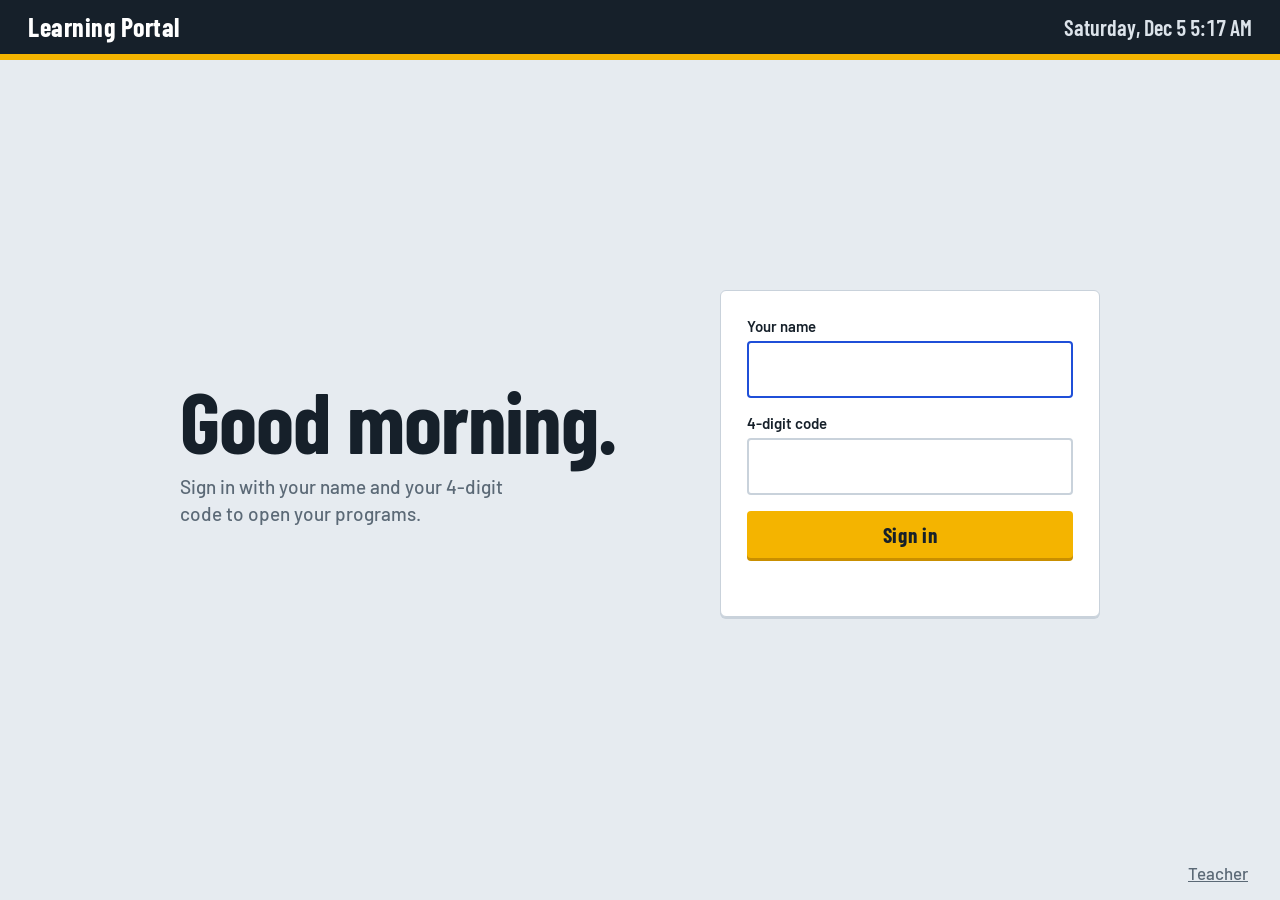
<file: index.html>
<!DOCTYPE html>
<html lang="en">
<head>
<meta charset="utf-8">
<meta name="viewport" content="width=device-width, initial-scale=1">
<title>Learning Portal</title>
<link rel="preconnect" href="https://fonts.googleapis.com">
<link rel="preconnect" href="https://fonts.gstatic.com" crossorigin>
<link href="https://fonts.googleapis.com/css2?family=Barlow+Condensed:wght@500;600;700&family=Barlow:wght@400;500;600&display=swap" rel="stylesheet">
<style>
/* ===== SETTINGS: the only lines you might ever change ===== */
/* (Your Supabase address and key are in the script near the bottom.) */

:root{
  --steel:#E6EBF0; --panel:#FFFFFF; --ink:#16202A; --muted:#5B6976;
  --line:#C9D2DB; --signal:#F4B400; --signal-dark:#C98F00; --blue:#1F4FD8;
  --bad:#B42318; --good:#0F7B4A;
  --cond:"Barlow Condensed","Arial Narrow",Arial,sans-serif;
  --body:"Barlow",Arial,Helvetica,sans-serif;
}
*{box-sizing:border-box}
html,body{height:100%;margin:0}
body{background:var(--steel);color:var(--ink);font:500 17px/1.45 var(--body);}
button,input{font:inherit;color:inherit}
:focus-visible{outline:3px solid var(--blue);outline-offset:2px}
.hidden{display:none !important}

/* ---- layout ---- */
.screen{min-height:100%;display:flex;flex-direction:column}
.topbar{display:flex;align-items:center;justify-content:space-between;
  padding:14px 28px;background:var(--ink);color:#fff;border-bottom:6px solid var(--signal)}
.brand{font:700 26px/1 var(--cond);letter-spacing:.02em}
.clock{font:600 22px/1 var(--cond);color:#DCE3EA;font-variant-numeric:tabular-nums}
main{flex:1;display:flex;align-items:center;justify-content:center;padding:24px}

/* ---- sign in ---- */
.signin{display:grid;grid-template-columns:1fr 380px;gap:48px;align-items:center;
  width:100%;max-width:920px}
.hello h1{font:700 clamp(46px,7vw,86px)/.92 var(--cond);margin:0 0 14px;letter-spacing:-.01em}
.hello p{margin:0;color:var(--muted);font-size:19px;max-width:30ch}
.card{background:var(--panel);border:1px solid var(--line);border-radius:6px;padding:26px 26px 22px;
  box-shadow:0 2px 0 var(--line)}
label{display:block;font:600 15px/1.2 var(--body);margin:0 0 6px}
.field{margin-bottom:16px}
input[type=text],input[type=password],input[type=url],input[type=number]{
  width:100%;padding:12px 14px;border:2px solid var(--line);border-radius:4px;background:#fff;font-size:20px}
input:focus{border-color:var(--blue);outline:none}
.pin{letter-spacing:.5em;font-variant-numeric:tabular-nums}
.btn{display:inline-flex;align-items:center;justify-content:center;gap:8px;border:0;border-radius:4px;
  padding:13px 22px;font:700 21px/1 var(--cond);letter-spacing:.03em;cursor:pointer;
  background:var(--signal);color:var(--ink);box-shadow:0 3px 0 var(--signal-dark)}
.btn:active{transform:translateY(2px);box-shadow:0 1px 0 var(--signal-dark)}
.btn[disabled]{opacity:.55;cursor:wait}
.btn.wide{width:100%}
.btn.plain{background:#fff;border:2px solid var(--line);box-shadow:none;font-size:18px;padding:10px 16px}
.btn.small{font-size:16px;padding:8px 12px}
.btn.danger{background:#fff;border:2px solid #E7B4AE;color:var(--bad);box-shadow:none}
.msg{min-height:24px;margin:12px 0 0;font-weight:600}
.msg.bad{color:var(--bad)} .msg.good{color:var(--good)}
.linkbtn{background:none;border:0;color:var(--muted);text-decoration:underline;cursor:pointer;padding:4px}
.foot{padding:10px 28px;display:flex;justify-content:flex-end}

/* ---- program choice ---- */
.choose{width:100%;max-width:980px}
.choose h1{font:700 clamp(40px,6vw,68px)/.95 var(--cond);margin:0 0 6px}
.choose .sub{color:var(--muted);margin:0 0 26px;font-size:19px}
.tiles{display:grid;grid-template-columns:repeat(auto-fill,minmax(210px,1fr));gap:16px}
.tile{display:flex;flex-direction:column;align-items:flex-start;gap:14px;text-align:left;
  background:var(--panel);border:2px solid var(--line);border-left:10px solid var(--signal);border-radius:4px;
  padding:20px;cursor:pointer;min-height:132px;text-decoration:none;color:var(--ink)}
.tile:hover{border-color:var(--ink);border-left-color:var(--signal)}
.tile .ic{font-size:36px;line-height:1}
.tile .nm{font:700 27px/1.05 var(--cond)}
.row{display:flex;gap:12px;align-items:center;flex-wrap:wrap}
.going{text-align:center}
.going h1{font:700 clamp(40px,6vw,72px)/1 var(--cond);margin:0 0 10px}
.going .ic{font-size:64px}

/* ---- teacher ---- */
.teacher{width:100%;max-width:1000px;align-self:flex-start}
.tabs{display:flex;gap:4px;border-bottom:3px solid var(--ink);margin:0 0 20px}
.tab{background:none;border:0;padding:10px 18px;font:700 21px/1 var(--cond);cursor:pointer;color:var(--muted);
  border-radius:4px 4px 0 0}
.tab[aria-selected=true]{background:var(--ink);color:#fff}
.tbl{width:100%;border-collapse:collapse;background:var(--panel);border:1px solid var(--line)}
.tbl th,.tbl td{text-align:left;padding:10px 12px;border-bottom:1px solid var(--line);vertical-align:middle}
.tbl th{font:600 15px/1.2 var(--body);color:var(--muted);background:#F4F6F8}
.tbl td.act{white-space:nowrap;text-align:right}
.url{color:var(--muted);font-size:15px;word-break:break-all}
.tag{display:inline-block;background:#FDECEA;color:var(--bad);font-size:13px;font-weight:600;padding:2px 8px;border-radius:10px}
.form{background:var(--panel);border:1px solid var(--line);border-left:6px solid var(--signal);padding:18px;margin-top:18px;border-radius:4px}
.form h3{font:700 24px/1 var(--cond);margin:0 0 14px}
.grid2{display:grid;grid-template-columns:90px 1fr 1.5fr 90px;gap:12px}
.grid3{display:grid;grid-template-columns:1fr 1fr 160px;gap:12px}
.checks{display:flex;flex-wrap:wrap;gap:8px 18px;margin:4px 0 14px}
.checks label{display:flex;gap:8px;align-items:center;font-weight:500;margin:0;cursor:pointer}
.checks input{width:20px;height:20px}
.empty{padding:18px;background:var(--panel);border:1px dashed var(--line);color:var(--muted)}
.hint{color:var(--muted);font-size:15px;margin:4px 0 0}
.scroll{overflow-x:auto}

@media (max-width:760px){
  .signin{grid-template-columns:1fr;gap:20px}
  .hello h1{font-size:48px}
  .grid2,.grid3{grid-template-columns:1fr}
  .topbar{padding:12px 16px}
}
@media (prefers-reduced-motion:no-preference){
  .going .ic{animation:pulse 1s ease-in-out infinite alternate}
  @keyframes pulse{to{transform:translateY(-6px)}}
}
</style>
</head>
<body>

<div class="screen">
  <header class="topbar">
    <div class="brand" id="brand">Learning Portal</div>
    <div class="clock" id="clock"></div>
  </header>

  <main>
    <!-- STUDENT SIGN IN -->
    <section id="sSignin" class="signin">
      <div class="hello">
        <h1 id="greet">Good morning.</h1>
        <p>Sign in with your name and your 4-digit code to open your programs.</p>
      </div>
      <form class="card" id="signinForm" autocomplete="off">
        <div class="field">
          <label for="sName">Your name</label>
          <input type="text" id="sName" autocomplete="off" autocapitalize="words" spellcheck="false" required>
        </div>
        <div class="field">
          <label for="sPin">4-digit code</label>
          <input type="password" id="sPin" class="pin" inputmode="numeric" maxlength="4" autocomplete="off" required>
        </div>
        <button class="btn wide" id="signinBtn" type="submit">Sign in</button>
        <p class="msg bad" id="signinMsg" role="alert"></p>
      </form>
    </section>

    <!-- PROGRAM CHOICE -->
    <section id="sChoose" class="choose hidden">
      <h1 id="chooseTitle"></h1>
      <p class="sub">Pick a program.</p>
      <div class="tiles" id="tiles"></div>
      <div class="row" style="margin-top:24px">
        <button class="btn plain" id="signoutBtn" type="button">Not you? Sign out</button>
      </div>
    </section>

    <!-- OPENING ONE PROGRAM -->
    <section id="sGoing" class="going hidden">
      <div class="ic" id="goingIc"></div>
      <h1 id="goingTitle"></h1>
      <p class="sub" id="goingSub" style="color:var(--muted)"></p>
    </section>

    <!-- TEACHER SIGN IN -->
    <section id="sTeacherIn" class="signin hidden">
      <div class="hello">
        <h1 id="tTitle">Teacher</h1>
        <p id="tIntro">Enter the teacher password to manage programs and students.</p>
      </div>
      <form class="card" id="teacherForm" autocomplete="off">
        <div class="field">
          <label for="tPass">Teacher password</label>
          <input type="password" id="tPass" autocomplete="off" required>
        </div>
        <div class="field hidden" id="tPass2Wrap">
          <label for="tPass2">Type it again</label>
          <input type="password" id="tPass2" autocomplete="off">
        </div>
        <button class="btn wide" id="teacherBtn" type="submit">Continue</button>
        <p class="msg bad" id="teacherMsg" role="alert"></p>
        <button class="linkbtn" type="button" data-go="student">Back to student sign-in</button>
      </form>
    </section>

    <!-- TEACHER AREA -->
    <section id="sTeacher" class="teacher hidden">
      <div class="row" style="justify-content:space-between;margin-bottom:14px">
        <h1 style="font:700 44px/1 var(--cond);margin:0">Portal setup</h1>
        <div class="row">
          <button class="btn plain small" id="changePassBtn" type="button">Change teacher password</button>
          <button class="btn plain small" type="button" data-go="student">Leave teacher mode</button>
        </div>
      </div>
      <div class="tabs" role="tablist">
        <button class="tab" role="tab" data-tab="students" aria-selected="true">Students</button>
        <button class="tab" role="tab" data-tab="programs" aria-selected="false">Programs</button>
        <button class="tab" role="tab" data-tab="log" aria-selected="false">Sign-ins</button>
      </div>
      <p class="msg" id="adminMsg" role="status"></p>

      <!-- Students tab -->
      <div id="tabStudents">
        <div id="studentList"></div>
        <form class="form" id="studentForm" autocomplete="off">
          <h3 id="studentFormTitle">Add a student</h3>
          <div class="grid3">
            <div class="field"><label for="fsFirst">First name</label>
              <input type="text" id="fsFirst" autocomplete="off" required></div>
            <div class="field"><label for="fsLast">Last name</label>
              <input type="text" id="fsLast" autocomplete="off">
              <p class="hint">The student signs in with first and last name.</p></div>
            <div class="field"><label for="fsPin">4-digit code</label>
              <input type="text" id="fsPin" class="pin" inputmode="numeric" maxlength="4" autocomplete="off">
              <p class="hint" id="fsPinHint">Required.</p></div>
          </div>
          <label>Programs they can use</label>
          <div class="checks" id="fsChecks"></div>
          <div class="row">
            <button class="btn" type="submit" id="fsSave">Add student</button>
            <button class="btn plain" type="button" id="fsCancel">Clear</button>
          </div>
        </form>
      </div>

      <!-- Programs tab -->
      <div id="tabPrograms" class="hidden">
        <div id="programList"></div>
        <form class="form" id="programForm" autocomplete="off">
          <h3 id="programFormTitle">Add a program</h3>
          <div class="grid2">
            <div class="field"><label for="fpIcon">Icon</label>
              <input type="text" id="fpIcon" maxlength="4" placeholder="📘"></div>
            <div class="field"><label for="fpName">Name</label>
              <input type="text" id="fpName" required placeholder="The Workshop"></div>
            <div class="field"><label for="fpUrl">Link</label>
              <input type="text" id="fpUrl" required placeholder="https://lockandload123.netlify.app/"></div>
            <div class="field"><label for="fpSort">Order</label>
              <input type="number" id="fpSort" value="0"></div>
          </div>
          <p class="hint" style="margin:-6px 0 14px">Copy the link from the address bar while the program is open, and paste it here.</p>
          <div class="row">
            <button class="btn" type="submit" id="fpSave">Save program</button>
            <button class="btn plain" type="button" id="fpCancel">Clear</button>
          </div>
        </form>
      </div>

      <!-- Log tab -->
      <div id="tabLog" class="hidden"><div id="logList"></div></div>
    </section>
  </main>

  <div class="foot" id="foot"><button class="linkbtn" type="button" data-go="teacher">Teacher</button></div>
</div>

<script>
/* ===== YOUR SUPABASE PROJECT (SCHOOL) ===== */
var SUPABASE_URL = "https://belathxxgwayxdmiqvpd.supabase.co";
var SUPABASE_KEY = "sb_publishable_Kxuxi919RbsmEk-p8iNt-w_zm6BsRI9";
var IDLE_SECONDS = 90;   // the program list signs out by itself after this long

/* ---------- helpers ---------- */
function $(id){ return document.getElementById(id); }
function esc(s){ return String(s == null ? "" : s).replace(/[&<>"']/g, function(c){
  return {"&":"&amp;","<":"&lt;",">":"&gt;",'"':"&quot;","'":"&#39;"}[c]; }); }
function fixUrl(u){ u = (u || "").trim(); if (u && !/^https?:\/\//i.test(u)) u = "https://" + u; return u; }

async function rpc(fn, args){
  var r;
  try {
    r = await fetch(SUPABASE_URL + "/rest/v1/rpc/" + fn, {
      method: "POST",
      headers: { "Content-Type": "application/json", "apikey": SUPABASE_KEY,
                 "Authorization": "Bearer " + SUPABASE_KEY },
      body: JSON.stringify(args || {})
    });
  } catch (e) {
    throw new Error("No internet connection. Check the Wi-Fi and try again.");
  }
  var text = await r.text(), data = null;
  try { data = text ? JSON.parse(text) : null; } catch (e) {}
  if (!r.ok) {
    var m = (data && (data.message || data.hint)) || ("Server error " + r.status);
    if (/could not find the function|schema cache/i.test(m))
      m = "This part isn't set up in Supabase yet. Run sketchbook/setup.sql in the SQL Editor.";
    throw new Error(m);
  }
  return data;
}

var screens = ["sSignin","sChoose","sGoing","sTeacherIn","sTeacher"];
function show(id){
  screens.forEach(function(s){ $(s).classList.toggle("hidden", s !== id); });
  $("foot").classList.toggle("hidden", id !== "sSignin");
}

/* ---------- clock & greeting ---------- */
function tick(){
  var d = new Date(), h = d.getHours();
  $("clock").textContent = d.toLocaleDateString(undefined,{weekday:"long",month:"short",day:"numeric"}) +
    "   " + d.toLocaleTimeString(undefined,{hour:"numeric",minute:"2-digit"});
  $("greet").textContent = h < 12 ? "Good morning." : h < 17 ? "Good afternoon." : "Good evening.";
}
tick(); setInterval(tick, 15000);

/* ---------- student flow ---------- */
var idleTimer = null;
function resetIdle(){
  clearTimeout(idleTimer);
  if (!$("sChoose").classList.contains("hidden")) idleTimer = setTimeout(signOut, IDLE_SECONDS * 1000);
}
["click","keydown","mousemove","touchstart"].forEach(function(ev){ document.addEventListener(ev, resetIdle, {passive:true}); });

function signOut(){
  clearTimeout(idleTimer);
  $("tiles").innerHTML = "";
  $("sName").value = ""; $("sPin").value = ""; $("signinMsg").textContent = "";
  show("sSignin"); $("sName").focus();
}
$("signoutBtn").onclick = signOut;

$("sPin").addEventListener("input", function(){ this.value = this.value.replace(/\D/g,"").slice(0,4); });

$("signinForm").addEventListener("submit", async function(e){
  e.preventDefault();
  var name = $("sName").value.trim().replace(/\s+/g, " "), pin = $("sPin").value.trim(), msg = $("signinMsg");
  msg.textContent = "";
  if (!name) { msg.textContent = "Type your name."; return; }
  if (!/^\d{4}$/.test(pin)) { msg.textContent = "Your code is 4 numbers."; return; }
  $("signinBtn").disabled = true;
  try {
    var res = await rpc("portal_login", { p_name: name, p_pin: pin });
    if (!res || !res.ok) {
      var err = res && res.error;
      msg.textContent = err === "locked" ? "Too many wrong codes. Wait 5 minutes, or ask your teacher to reset it."
                      : "Ask your teacher to sign you up.";
      $("sPin").value = ""; $("sPin").focus();
      return;
    }
    openFor(res);
  } catch (err) {
    msg.textContent = err.message;
  } finally {
    $("signinBtn").disabled = false;
  }
});

function openFor(res){
  var progs = res.programs || [];
  if (progs.length === 0) {
    $("signinMsg").textContent = "No programs are set up for you yet. Ask your teacher.";
    return;
  }
  if (progs.length === 1) {
    var p = progs[0];
    $("goingIc").textContent = p.icon || "📘";
    $("goingTitle").textContent = "Opening " + p.name;
    $("goingSub").textContent = "Hi " + res.name + ". One moment.";
    show("sGoing");
    setTimeout(function(){ location.href = fixUrl(p.url); }, 900);
    return;
  }
  $("chooseTitle").textContent = "Hi, " + res.name + ".";
  $("tiles").innerHTML = progs.map(function(p){
    return '<a class="tile" href="' + esc(fixUrl(p.url)) + '"><span class="ic">' + esc(p.icon || "📘") +
           '</span><span class="nm">' + esc(p.name) + '</span></a>';
  }).join("");
  show("sChoose"); resetIdle();
  var first = document.querySelector(".tile"); if (first) first.focus();
}

/* ---------- teacher sign in ---------- */
var adminPass = null, adminIsNew = false, changingPass = false, data = {programs:[],students:[],log:[]};

document.addEventListener("click", function(e){
  var g = e.target.closest("[data-go]"); if (!g) return;
  if (g.dataset.go === "teacher") openTeacher(false);
  else { adminPass = null; location.hash = ""; signOut(); }
});

async function openTeacher(change){
  changingPass = change;
  $("tPass").value = ""; $("tPass2").value = ""; $("teacherMsg").textContent = "";
  show("sTeacherIn");
  if (change) {
    adminIsNew = false;
    $("tTitle").textContent = "New password";
    $("tIntro").textContent = "Choose a new teacher password, at least 6 characters.";
    $("tPass2Wrap").classList.remove("hidden");
    $("teacherBtn").textContent = "Save new password";
    $("tPass").focus(); return;
  }
  $("tTitle").textContent = "Teacher";
  $("tIntro").textContent = "Checking setup…";
  $("tPass2Wrap").classList.add("hidden");
  $("teacherBtn").textContent = "Continue";
  try {
    var st = await rpc("portal_status");
    adminIsNew = !st.admin_set;
  } catch (err) { $("tIntro").textContent = ""; $("teacherMsg").textContent = err.message; return; }
  if (adminIsNew) {
    $("tTitle").textContent = "First-time setup";
    $("tIntro").textContent = "Create a teacher password, at least 6 characters. You'll use it to add programs and students. Keep it private.";
    $("tPass2Wrap").classList.remove("hidden");
    $("teacherBtn").textContent = "Create password";
  } else {
    $("tIntro").textContent = "Enter the teacher password to manage programs and students.";
  }
  $("tPass").focus();
}
$("changePassBtn").onclick = function(){ openTeacher(true); };

$("teacherForm").addEventListener("submit", async function(e){
  e.preventDefault();
  var p = $("tPass").value, p2 = $("tPass2").value, msg = $("teacherMsg");
  msg.textContent = "";
  $("teacherBtn").disabled = true;
  try {
    if (adminIsNew || changingPass) {
      if (p.length < 6) throw new Error("Use at least 6 characters.");
      if (p !== p2) throw new Error("The two passwords don't match.");
      await rpc("portal_set_admin", { p_new: p, p_old: changingPass ? adminPass : null });
      adminPass = p; changingPass = false;
    } else {
      var ok = await rpc("portal_admin_check", { p_pass: p });
      if (!ok) throw new Error("That password is wrong.");
      adminPass = p;
    }
    await loadAdmin();
    show("sTeacher");
  } catch (err) { msg.textContent = err.message; }
  finally { $("teacherBtn").disabled = false; }
});

/* ---------- teacher area ---------- */
function say(text, good){ var m = $("adminMsg"); m.textContent = text; m.className = "msg " + (good ? "good" : "bad"); }

async function loadAdmin(){
  data = await rpc("portal_admin_data", { p_pass: adminPass });
  renderStudents(); renderPrograms(); renderLog();
}

document.querySelectorAll(".tab").forEach(function(t){
  t.onclick = function(){
    document.querySelectorAll(".tab").forEach(function(x){ x.setAttribute("aria-selected", x === t); });
    $("tabStudents").classList.toggle("hidden", t.dataset.tab !== "students");
    $("tabPrograms").classList.toggle("hidden", t.dataset.tab !== "programs");
    $("tabLog").classList.toggle("hidden", t.dataset.tab !== "log");
    say("");
  };
});

function progName(id){ var p = data.programs.find(function(x){ return x.id === id; }); return p ? (p.icon + " " + p.name) : null; }

function renderStudents(){
  var el = $("studentList");
  if (!data.students.length) {
    el.innerHTML = '<div class="empty">No students yet. Add programs first, then add each student below with a 4-digit code.</div>';
  } else {
    el.innerHTML = '<div class="scroll"><table class="tbl"><thead><tr><th>Name</th><th>Programs</th><th></th></tr></thead><tbody>' +
      data.students.map(function(s){
        var names = (s.programs || []).map(progName).filter(Boolean);
        return '<tr><td><strong>' + esc(s.name) + '</strong> ' + (s.locked ? '<span class="tag">Locked</span>' : '') + '</td>' +
          '<td>' + (names.length ? esc(names.join(", ")) : '<span style="color:var(--muted)">None</span>') + '</td>' +
          '<td class="act"><button class="btn plain small" data-edit-s="' + s.id + '">Edit</button> ' +
          '<button class="btn plain small" data-code-s="' + s.id + '">Set a new code</button> ' +
          '<button class="btn danger small" data-del-s="' + s.id + '">Remove student</button></td></tr>';
      }).join("") + '</tbody></table></div>';
  }
  renderChecks([]);
}

function renderChecks(selected){
  var box = $("fsChecks");
  if (!data.programs.length) { box.innerHTML = '<span class="hint">Add programs in the Programs tab first.</span>'; return; }
  box.innerHTML = data.programs.map(function(p){
    return '<label><input type="checkbox" value="' + p.id + '"' + (selected.indexOf(p.id) >= 0 ? " checked" : "") +
           '> ' + esc(p.icon + " " + p.name) + '</label>';
  }).join("");
}

var editingStudent = null;
function clearStudentForm(){
  editingStudent = null;
  $("studentFormTitle").textContent = "Add a student";
  $("fsFirst").value = ""; $("fsLast").value = ""; $("fsPin").value = "";
  $("fsPinHint").textContent = "Required.";
  $("fsSave").textContent = "Add student";
  renderChecks([]);
}
$("fsCancel").onclick = clearStudentForm;
$("fsPin").addEventListener("input", function(){ this.value = this.value.replace(/\D/g,"").slice(0,4); });

$("studentList").addEventListener("click", async function(e){
  var ed = e.target.closest("[data-edit-s]"), del = e.target.closest("[data-del-s]"), code = e.target.closest("[data-code-s]");
  if (ed) {
    var s = data.students.find(function(x){ return x.id === ed.dataset.editS; });
    var parts = String(s.name).trim().split(/\s+/);
    editingStudent = s.id;
    $("studentFormTitle").textContent = "Edit " + s.name;
    $("fsFirst").value = parts.shift() || ""; $("fsLast").value = parts.join(" "); $("fsPin").value = "";
    $("fsPinHint").textContent = "Leave blank to keep the same code. Saving also unlocks the student.";
    $("fsSave").textContent = "Save changes";
    renderChecks(s.programs || []);
    $("fsFirst").focus();
  }
  if (code) {
    var s3 = data.students.find(function(x){ return x.id === code.dataset.codeS; });
    var p = prompt("New 4-digit code for " + s3.name + ":");
    if (p == null) return;
    if (!/^\d{4}$/.test(p.trim())) { say("The code must be exactly 4 digits."); return; }
    try { await rpc("portal_save_student", { p_pass: adminPass, p_id: s3.id, p_name: s3.name, p_pin: p.trim(), p_programs: s3.programs || [] }); await loadAdmin(); say("New code saved for " + s3.name + ".", true); }
    catch (err) { say(err.message); }
  }
  if (del) {
    var s2 = data.students.find(function(x){ return x.id === del.dataset.delS; });
    if (!confirm("Remove " + s2.name + "? They will not be able to sign in to the portal or Sketchbook. Their saved work inside each program stays.")) return;
    try { await rpc("portal_delete_student", { p_pass: adminPass, p_id: s2.id }); await loadAdmin(); clearStudentForm(); say(s2.name + " removed.", true); }
    catch (err) { say(err.message); }
  }
});

$("studentForm").addEventListener("submit", async function(e){
  e.preventDefault();
  var pin = $("fsPin").value.trim();
  var first = $("fsFirst").value.trim(), last = $("fsLast").value.trim();
  var nm = (first + " " + last).trim().replace(/\s+/g, " ");
  if (!first) { say("Type the first name."); return; }
  if (!editingStudent && !last) { say("Type the last name."); return; }
  if (!editingStudent && !pin) { say("Type a 4-digit code."); return; }
  if (pin && !/^\d{4}$/.test(pin)) { say("The code must be exactly 4 digits."); return; }
  var progs = Array.prototype.map.call($("fsChecks").querySelectorAll("input:checked"), function(c){ return c.value; });
  $("fsSave").disabled = true;
  try {
    await rpc("portal_save_student", { p_pass: adminPass, p_id: editingStudent, p_name: nm,
                                       p_pin: pin || null, p_programs: progs });
    await loadAdmin(); clearStudentForm(); say(nm + " saved.", true); $("fsFirst").focus();
  } catch (err) { say(err.message); }
  finally { $("fsSave").disabled = false; }
});

function renderPrograms(){
  var el = $("programList");
  if (!data.programs.length) {
    el.innerHTML = '<div class="empty">No programs yet. Add each program below with its link.</div>';
    return;
  }
  el.innerHTML = '<div class="scroll"><table class="tbl"><thead><tr><th>Program</th><th>Link</th><th>Order</th><th></th></tr></thead><tbody>' +
    data.programs.map(function(p){
      return '<tr><td><strong>' + esc(p.icon + " " + p.name) + '</strong></td>' +
        '<td class="url"><a href="' + esc(fixUrl(p.url)) + '" target="_blank" rel="noopener">' + esc(p.url) + '</a></td>' +
        '<td>' + esc(p.sort) + '</td>' +
        '<td class="act"><button class="btn plain small" data-edit-p="' + p.id + '">Edit</button> ' +
        '<button class="btn danger small" data-del-p="' + p.id + '">Remove</button></td></tr>';
    }).join("") + '</tbody></table></div>';
}

var editingProgram = null;
function clearProgramForm(){
  editingProgram = null;
  $("programFormTitle").textContent = "Add a program";
  $("fpIcon").value = ""; $("fpName").value = ""; $("fpUrl").value = ""; $("fpSort").value = data.programs.length + 1;
}
$("fpCancel").onclick = clearProgramForm;

$("programList").addEventListener("click", async function(e){
  var ed = e.target.closest("[data-edit-p]"), del = e.target.closest("[data-del-p]");
  if (ed) {
    var p = data.programs.find(function(x){ return x.id === ed.dataset.editP; });
    editingProgram = p.id;
    $("programFormTitle").textContent = "Edit " + p.name;
    $("fpIcon").value = p.icon; $("fpName").value = p.name; $("fpUrl").value = p.url; $("fpSort").value = p.sort;
    $("fpName").focus();
  }
  if (del) {
    var p2 = data.programs.find(function(x){ return x.id === del.dataset.delP; });
    if (!confirm("Remove " + p2.name + " from the portal? Students will no longer see it here. The program itself is not deleted.")) return;
    try { await rpc("portal_delete_program", { p_pass: adminPass, p_id: p2.id }); await loadAdmin(); clearProgramForm(); say(p2.name + " removed.", true); }
    catch (err) { say(err.message); }
  }
});

$("programForm").addEventListener("submit", async function(e){
  e.preventDefault();
  var url = fixUrl($("fpUrl").value);
  $("fpSave").disabled = true;
  try {
    await rpc("portal_save_program", { p_pass: adminPass, p_id: editingProgram, p_name: $("fpName").value,
      p_url: url, p_icon: $("fpIcon").value, p_sort: parseInt($("fpSort").value, 10) || 0 });
    var nm = $("fpName").value.trim();
    await loadAdmin(); clearProgramForm(); say(nm + " saved.", true); $("fpName").focus();
  } catch (err) { say(err.message); }
  finally { $("fpSave").disabled = false; }
});

function renderLog(){
  var el = $("logList");
  if (!data.log.length) { el.innerHTML = '<div class="empty">No one has signed in through the portal yet.</div>'; return; }
  el.innerHTML = '<p class="hint" style="margin:0 0 10px">The last 300 portal sign-ins. What each boy does inside a program shows on that program\'s own dashboard.</p>' +
    '<div class="scroll"><table class="tbl"><thead><tr><th>When</th><th>Student</th></tr></thead><tbody>' +
    data.log.map(function(l){
      var d = new Date(l.at);
      return '<tr><td>' + esc(d.toLocaleDateString(undefined,{weekday:"short",month:"short",day:"numeric"}) + ", " +
        d.toLocaleTimeString(undefined,{hour:"numeric",minute:"2-digit"})) + '</td><td>' + esc(l.name) + '</td></tr>';
    }).join("") + '</tbody></table></div>';
}

/* ---------- start ---------- */
if (location.hash === "#teacher") openTeacher(false); else { show("sSignin"); $("sName").focus(); }
</script>
</body>
</html>
</file>
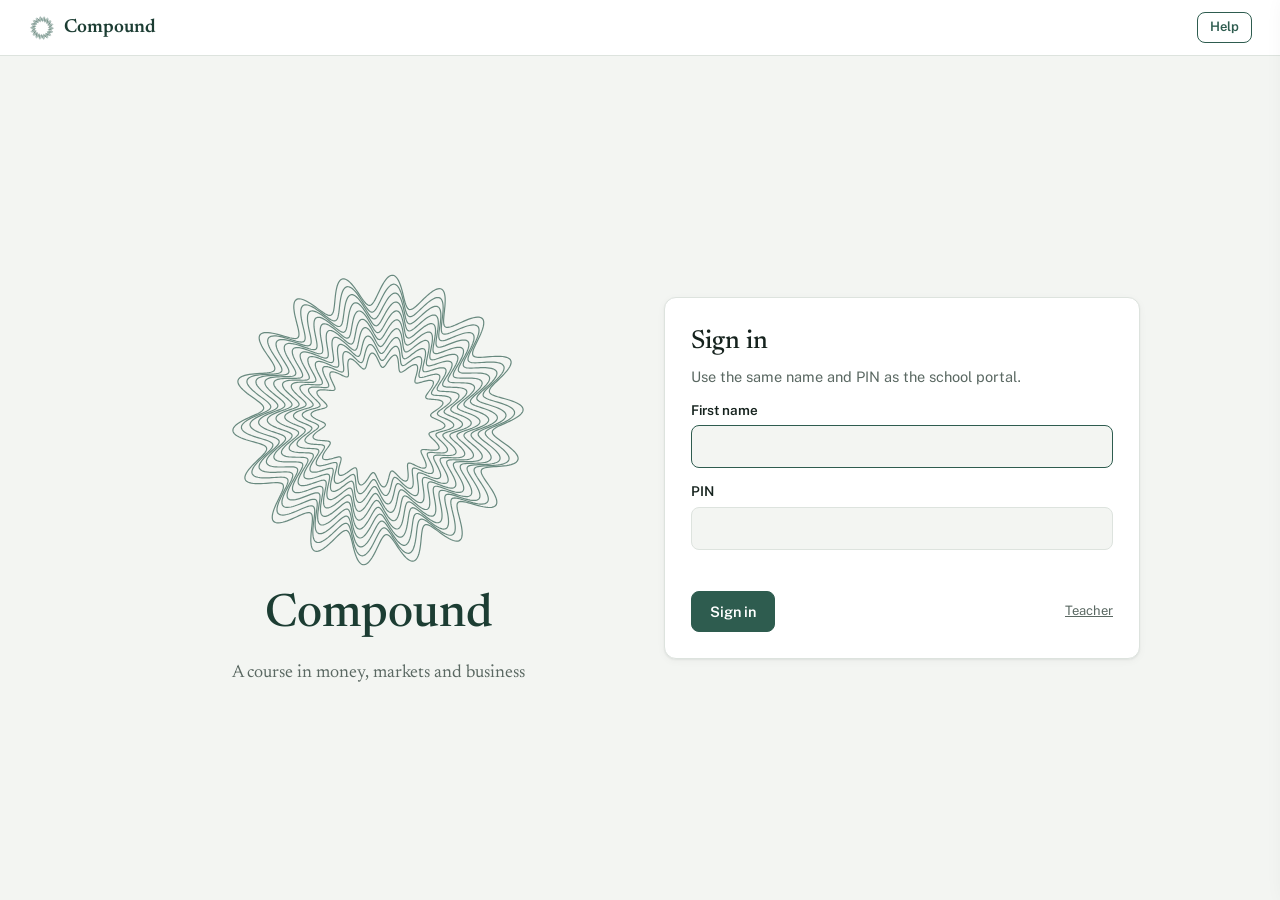
<file: compound/index.html>
<!DOCTYPE html>
<html lang="en">
<head>
<meta charset="utf-8">
<meta name="viewport" content="width=device-width, initial-scale=1">
<title>Compound: a finance course</title>
<link rel="preconnect" href="https://fonts.googleapis.com">
<link rel="preconnect" href="https://fonts.gstatic.com" crossorigin>
<link href="https://fonts.googleapis.com/css2?family=Newsreader:opsz,wght@6..72,400;6..72,500;6..72,600&family=Public+Sans:wght@400;500;600;700&display=swap" rel="stylesheet">
<link rel="stylesheet" href="styles.css">
</head>
<body data-mode="out">
<div class="shell">
  <aside id="side">
    <div class="brand"><svg viewBox="0 0 100 100" class="seal" aria-hidden="true"></svg>Compound</div>
    <nav class="nav" id="nav">
      <button data-go="dash"><svg viewBox="0 0 24 24" fill="none" stroke="currentColor" stroke-width="1.8"><rect x="3" y="3" width="7" height="9" rx="1.5"/><rect x="14" y="3" width="7" height="5" rx="1.5"/><rect x="14" y="12" width="7" height="9" rx="1.5"/><rect x="3" y="16" width="7" height="5" rx="1.5"/></svg>Dashboard</button>
      <button data-go="course"><svg viewBox="0 0 24 24" fill="none" stroke="currentColor" stroke-width="1.8"><path d="M4 5h16M4 12h16M4 19h10"/></svg>Course</button>
      <button data-go="messages"><svg viewBox="0 0 24 24" fill="none" stroke="currentColor" stroke-width="1.8"><path d="M4 5h16v11H8l-4 4z"/></svg>Messages<span class="nbadge" id="msgBadge" hidden>0</span></button>
      <button data-go="library"><svg viewBox="0 0 24 24" fill="none" stroke="currentColor" stroke-width="1.8"><path d="M5 4h4v16H5zM10 4h4v16h-4zM15.5 4.5l3.8 1 -3.9 15 -3.8-1z"/></svg>Library</button>
      <button data-go="trophies"><svg viewBox="0 0 24 24" fill="none" stroke="currentColor" stroke-width="1.8"><path d="M7 4h10v5a5 5 0 0 1-10 0zM7 6H4a3 3 0 0 0 3 4M17 6h3a3 3 0 0 1-3 4M12 14v4M8 21h8"/></svg>Achievements</button>
    </nav>
    <div class="side-foot">
      <div class="nm" id="sName"></div>
      <div class="rk" id="sRank"></div>
      <div class="sg" id="sGrade"></div>
      <div class="side-bar"><i id="sBar"></i></div>
      <button id="outBtn">Sign out</button>
    </div>
  </aside>

  <div id="mainCol">
    <header class="top">
      <span class="mini-brand"><svg viewBox="0 0 100 100" class="seal" aria-hidden="true"></svg>Compound</span>
      <h1 id="pageTitle"></h1>
      <span class="spacer"></span>
      <span class="clockwarn" id="clockWarn" hidden></span>
      <span class="saving" id="saving" aria-live="polite"></span>
      <button class="btn ghost small" id="helpBtn">Help</button>
      <span class="pill" id="topPill" hidden></span>
      <button class="btn ghost small" id="exitBtn" hidden>Exit to dashboard</button>
    </header>
    <main>
      <section class="screen" id="signin">
        <div class="seal-art"><svg viewBox="0 0 100 100" id="bigSeal" aria-hidden="true"></svg><h2>Compound</h2><p>A course in money, markets and business</p></div>
        <div class="card" style="padding:26px">
          <div id="signForm">
          <h3 style="font-size:26px;margin:0 0 4px">Sign in</h3>
          <p class="muted" style="margin:0">Use the same name and PIN as the school portal.</p>
          <label class="field"><span>First name</span><input id="inName" autocomplete="off"></label>
          <label class="field"><span>PIN</span><input id="inPin" type="password" inputmode="numeric" maxlength="8" autocomplete="off"></label>
          <p class="err" id="inErr"></p>
          </div>
          <div id="closedBox" hidden><p class="closed-big" style="margin-top:0">Class is over for today.</p><p class="muted" style="margin:0" id="closedMsg"></p></div>
          <div style="display:flex;align-items:center;gap:14px;margin-top:10px">
            <button class="btn" id="inGo">Sign in</button><span style="flex:1"></span><button class="link" id="teachLink">Teacher</button>
          </div>
        </div>
      </section>
      <section class="screen" id="dash"></section>
      <section class="screen" id="course"></section>
      <section class="screen" id="library"></section>
      <section class="screen" id="trophies"></section>
      <section class="screen" id="lesson">
        <div class="ltop"><span class="ttl" id="lTitle"></span><span class="ph" id="lPhase"></span><div class="track" id="lTrack"></div><span class="lscore" id="lScore" hidden></span><span class="combo" id="lCombo"></span><span class="timer" id="lTimer" hidden></span></div>
        <div class="lbody" id="lBody"><div class="col lesson-text" id="lLeft"></div><div class="col" id="lRight"></div></div>
        <div class="lnav" id="lNav"></div>
      </section>
      <section class="screen" id="result"><div class="result" id="resBox"></div></section>
      <section class="screen" id="teacher"></section>
      <section class="screen" id="messages"></section>
      <section class="screen" id="reply"></section>
    </main>
  </div>
</div>
<div class="scrim" id="scrim" hidden></div>
<aside class="drawer" id="help" aria-label="Help"><div class="dh"><h3>Help</h3><button class="btn ghost small" id="helpX">Close</button></div><div class="db" id="helpBody"></div></aside>
<div class="toast" id="toast"></div>
<script src="core.js"></script>
<script src="content-1.js"></script>
<script src="content-2.js"></script>
<script src="content-3.js"></script>
<script src="content-4.js"></script>
<script src="content-5.js"></script>
<script src="content-6.js"></script>
<script src="cases-1.js"></script>
<script src="cases-2.js"></script>
<script src="cases-3.js"></script>
<script src="cases-4.js"></script>
<script src="cases-5.js"></script>
<script src="videos.js"></script>
<script src="app.js"></script>
<script src="walk.js"></script>
<script src="orientation.js"></script>
<script src="coach.js"></script>
<script src="messages.js"></script>
</body>
</html>
</file>
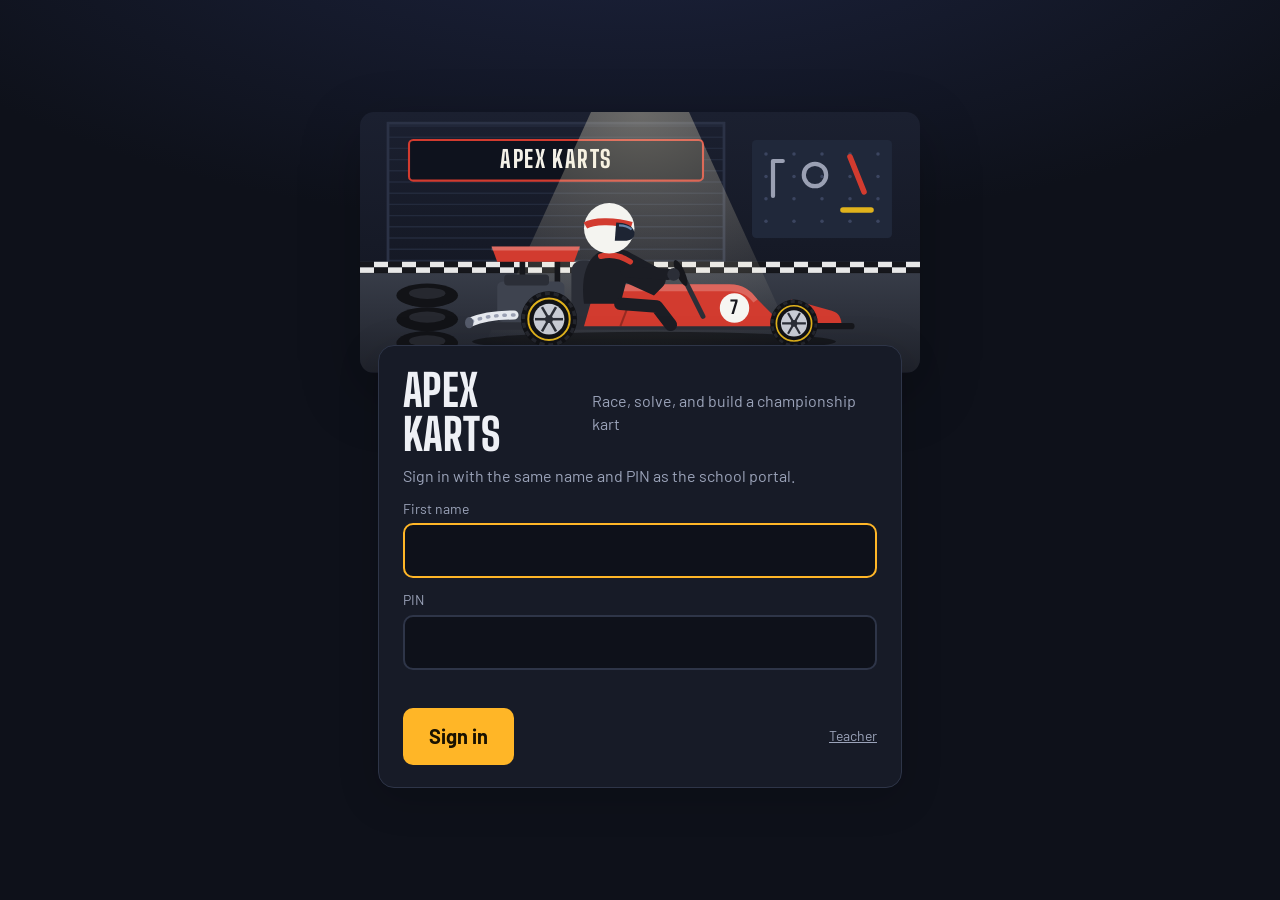
<file: encore/index.html>
<!DOCTYPE html>
<html lang="en" data-theme="dark">
<head>
<meta charset="utf-8">
<meta name="viewport" content="width=device-width, initial-scale=1, viewport-fit=cover">
<title>Apex Karts</title>
<link rel="icon" href="data:image/svg+xml,<svg xmlns=%22http://www.w3.org/2000/svg%22 viewBox=%220 0 100 100%22><text y=%22.9em%22 font-size=%2290%22>🏎️</text></svg>">
<link rel="preconnect" href="https://fonts.googleapis.com">
<link rel="preconnect" href="https://fonts.gstatic.com" crossorigin>
<link href="https://fonts.googleapis.com/css2?family=Barlow:wght@400;500;600;700&family=Big+Shoulders+Display:wght@700;800&display=swap" rel="stylesheet">
<style>
:root{
  --bg:#0e111a; --panel:#171b27; --panel2:#212738; --line:#2e3548;
  --text:#eef0f5; --muted:#9ba3b9; --amber:#ffb627; --amber-ink:#1a1200; --amber-soft:#3a2f12;
  --cyan:#4fd1e6; --good:#4ade80; --bad:#f87171; --good-soft:#15301f; --bad-soft:#3b1c1c; --flame:#ff6b35; --red:#e5383b;
  color-scheme:dark; box-sizing:border-box;
  padding-top:env(safe-area-inset-top,0px); padding-bottom:env(safe-area-inset-bottom,0px);
}
@media (prefers-color-scheme:dark){
  :root:not([data-theme="light"]){
    --bg:#0e111a; --panel:#171b27; --panel2:#212738; --line:#2e3548;
    --text:#eef0f5; --muted:#9ba3b9; --amber:#ffb627; --amber-ink:#1a1200; --amber-soft:#3a2f12;
    --cyan:#4fd1e6; --good:#4ade80; --bad:#f87171; --good-soft:#15301f; --bad-soft:#3b1c1c; --flame:#ff6b35; --red:#e5383b;
    color-scheme:dark;
  }
}
:root[data-theme="dark"]{
  --bg:#0e111a; --panel:#171b27; --panel2:#212738; --line:#2e3548;
  --text:#eef0f5; --muted:#9ba3b9; --amber:#ffb627; --amber-ink:#1a1200; --amber-soft:#3a2f12;
  --cyan:#4fd1e6; --good:#4ade80; --bad:#f87171; --good-soft:#15301f; --bad-soft:#3b1c1c; --flame:#ff6b35; --red:#e5383b;
  color-scheme:dark;
}
*{box-sizing:border-box}
html{scroll-padding-top:env(safe-area-inset-top,0px)}
body{margin:0;background:var(--bg);color:var(--text);font:16px/1.45 "Barlow",system-ui,-apple-system,"Segoe UI",sans-serif;-webkit-font-smoothing:antialiased}
button,input{font:inherit;color:inherit}
button{cursor:pointer}
:focus-visible{outline:3px solid var(--amber);outline-offset:2px}
.num{font-variant-numeric:tabular-nums}
.disp{font-family:"Big Shoulders Display","Barlow",Impact,sans-serif;font-weight:800;letter-spacing:.01em;line-height:1}
.fr{display:inline-flex;flex-direction:column;vertical-align:middle;font-size:.72em;line-height:1.08;text-align:center;margin:0 1px}
.fr>span:first-child{border-bottom:1.5px solid currentColor;padding:0 2px}

.top{display:flex;align-items:center;gap:10px 14px;flex-wrap:wrap;padding:12px 18px;max-width:1160px;margin:0 auto}
.brand{margin-right:auto;display:flex;align-items:baseline;gap:12px}
.brand b{font-size:32px}
.brand span{color:var(--muted);font-size:15px}
.stat{display:flex;align-items:center;gap:8px;background:var(--panel);border:1px solid var(--line);border-radius:999px;padding:5px 14px 5px 8px}
.stat svg{flex:none}
.stat strong{font-size:19px;font-weight:700}
.stat .xp{display:flex;flex-direction:column;gap:3px;min-width:90px}
.stat .xp small{font-size:12px;color:var(--muted);line-height:1}
.bar{height:7px;border-radius:4px;background:var(--panel2);overflow:hidden}
.bar i{display:block;height:100%;background:var(--amber);border-radius:4px;transition:width .6s ease}
.bar.good i{background:var(--good)}
.menu{display:flex;gap:6px}
.ghost{background:transparent;border:1px solid var(--line);border-radius:8px;padding:6px 11px;font-size:14px;color:var(--muted)}
.ghost:hover{color:var(--text);border-color:var(--muted)}
main{max-width:1160px;margin:0 auto;padding:0 18px 60px}
.btn{background:var(--amber);color:var(--amber-ink);border:0;border-radius:10px;padding:11px 20px;font-weight:700;font-size:17px}
.btn:hover:not(:disabled){filter:brightness(1.06)}
.btn:disabled{opacity:.45;cursor:not-allowed}
.btn.big{font-size:20px;padding:14px 26px}
.btn.line{background:transparent;color:var(--text);border:1px solid var(--line)}
.btn.line:hover{border-color:var(--amber)}
.btn.good{background:var(--good);color:#06240f}
body{background:radial-gradient(1200px 500px at 50% -120px,#1d2440 0,transparent 70%),var(--bg)}
.brand b{letter-spacing:.06em}
.brand b i{font-style:normal;color:var(--red)}
.hero>.stage{align-self:start}
.track{position:relative;border-radius:14px;overflow:hidden;background:#0b0e18;margin-bottom:12px;aspect-ratio:16/8.4;border:1px solid var(--line)}
.track canvas{position:absolute;inset:0;width:100%;height:100%;display:block}
.lbl{display:block;font-size:13px;color:var(--muted);text-transform:uppercase;letter-spacing:.08em;margin:10px 0 6px}
.tracks{display:grid;grid-template-columns:repeat(3,1fr);gap:6px}
.tracks button{border:1px solid var(--line);background:var(--panel2);border-radius:10px;padding:4px 4px 6px;text-align:center;line-height:1.15;display:flex;flex-direction:column;gap:3px;overflow:hidden}
.tracks button svg{border-radius:7px;display:block}
.tracks button b{font-size:13.5px}
.tracks button small{font-size:11.5px;color:var(--muted)}
.tracks button[aria-pressed="true"]{border-color:var(--amber);box-shadow:0 0 0 1px var(--amber)}
.tracks button:disabled{opacity:.45;cursor:not-allowed}
.tracks button:disabled svg{filter:grayscale(1) brightness(.6)}
.paint{display:grid;grid-template-columns:minmax(0,1.4fr) minmax(0,1fr);gap:12px}
.swatches{display:flex;flex-wrap:wrap;gap:8px;margin-top:6px}
.swatches button{width:46px;height:46px;border-radius:12px;border:2px solid var(--line);position:relative}
.swatches button[aria-pressed="true"]{border-color:#fff;box-shadow:0 0 0 2px var(--amber)}
.swatches button:disabled{cursor:not-allowed}
.swatches button:disabled::after{content:attr(data-lvl);position:absolute;inset:0;display:grid;place-items:center;background:rgba(10,12,20,.7);border-radius:10px;font-size:11px;font-weight:700;color:#cfd3df}
.frow2{display:flex;gap:8px;align-items:center;margin-top:8px;flex-wrap:wrap}
.frow2 input{background:var(--bg);border:1px solid var(--line);border-radius:8px;padding:8px 10px;font-size:17px;color:var(--text)}
.sheet.wide{max-width:980px}
.crun{position:relative}
.crun .cv{position:relative;aspect-ratio:16/9;border-radius:12px;overflow:hidden;background:#0b0e18;width:min(100%,calc((100vh - 250px)*16/9));margin:0 auto}
.crun canvas{position:absolute;inset:0;width:100%;height:100%;display:block}
.steer{display:flex;gap:10px;margin:10px auto 0;width:min(100%,calc((100vh - 250px)*16/9))}
.steer button{flex:1;font-size:28px;font-weight:800;padding:8px 0;border-radius:12px;border:1px solid var(--line);background:var(--panel2);user-select:none;-webkit-user-select:none;touch-action:none}
.steer button:active,.steer button.on{background:var(--amber);color:var(--amber-ink)}
.steer button.n{font-size:18px;flex:.7}
.bonusbtn{width:100%;margin-top:8px;background:linear-gradient(90deg,#1b6fd6,#4fd1e6);color:#04121f}
.drive{max-width:1100px;margin:0 auto}
.track.big{aspect-ratio:16/9;width:min(100%,calc((100vh - 230px)*16/9));margin:0 auto 10px}
.dsteer{width:min(100%,calc((100vh - 230px)*16/9));margin:0 auto}
.dsteer button.nitro{background:linear-gradient(180deg,#1b6fd6,#1f4f9a);color:#eaf6ff;border-color:#2f6fd6}
.dhelp{text-align:center;font-size:14.5px;margin:8px 0 0}
.pitbox{border-radius:14px;overflow:hidden;line-height:0;margin-bottom:12px;border:1px solid var(--line)}
.pitbox svg,.tutimg svg{width:100%;height:auto;display:block}
.tutimg{border-radius:12px;overflow:hidden;line-height:0;margin:-4px 0 12px;background:#141a2a}
.pitlbl{font-weight:700;color:var(--amber);font-family:"Big Shoulders Display",Barlow,sans-serif;font-size:22px;letter-spacing:.02em}
.crew.work .arm,.crew.work .tool{animation:crewwork .35s ease-in-out infinite alternate;transform-box:fill-box;transform-origin:0 50%}
.crew.done .arm{animation:cheer .6s ease-in-out infinite alternate;transform-box:fill-box;transform-origin:0 100%}
.crew.wait{opacity:.85}
@keyframes crewwork{from{transform:translateY(-2px) rotate(-4deg)}to{transform:translateY(2px) rotate(4deg)}}
@keyframes cheer{from{transform:rotate(-8deg)}to{transform:rotate(8deg)}}
.dov{display:flex;gap:8px;align-items:center;font-size:14.5px;margin:4px 0 6px;color:var(--text)}
.dov input{width:18px;height:18px;accent-color:var(--amber)}
.seg button:disabled{opacity:.45;cursor:not-allowed}
.podium{border-radius:14px;overflow:hidden;line-height:0;margin:-4px 0 12px}
.podium svg{width:100%;height:auto;display:block}
.kstat{display:flex;gap:6px;flex-wrap:wrap;margin-top:8px}
.kstat span{font-size:12.5px;background:var(--panel2);border-radius:999px;padding:3px 10px;color:var(--muted)}

/* stage */
.stage{position:relative;border-radius:14px;overflow:hidden;background:#0f1220;line-height:0}
.stage svg{width:100%;height:auto;display:block}
.beam,.spotb{opacity:0;transition:opacity .8s ease}
.idle .beam{opacity:.35}
.show .beam,.show .spotb{opacity:1}
.ledcell{opacity:.25}
.show .ledcell,.idle .ledcell{opacity:.85}
.show .crowd g{animation:bob .55s ease-in-out infinite alternate}
.show .ledcell{animation:pulse 1.6s ease-in-out infinite alternate}
@keyframes bob{from{transform:translateY(0)}to{transform:translateY(-5px)}}
@keyframes pulse{from{opacity:.35}to{opacity:1}}

/* hub */
.hero{display:grid;grid-template-columns:minmax(0,1.5fr) minmax(300px,1fr);gap:16px}
.card{background:var(--panel);border:1px solid var(--line);border-radius:14px;padding:18px}
.card h2{margin:0 0 6px;font-size:30px}
.card p{margin:0 0 8px}
.muted{color:var(--muted)}
.seg{display:grid;grid-template-columns:repeat(3,1fr);gap:6px;margin:6px 0 12px}
.seg button{border:1px solid var(--line);background:var(--panel2);border-radius:10px;padding:8px 6px;text-align:center;line-height:1.2}
.seg button b{display:block;font-size:15px}
.seg button small{color:var(--muted);font-size:12.5px}
.seg button[aria-pressed="true"]{border-color:var(--amber);box-shadow:0 0 0 1px var(--amber);background:var(--amber-soft)}
.missions{display:flex;flex-direction:column;gap:8px;margin-top:14px}
.mis{display:grid;grid-template-columns:22px 1fr auto;gap:8px;align-items:center;font-size:15px}
.mis .ck{width:20px;height:20px;border-radius:50%;border:2px solid var(--line);display:grid;place-items:center;font-size:12px}
.mis.done .ck{background:var(--good);border-color:var(--good);color:var(--panel)}
.mis.done span{color:var(--muted);text-decoration:line-through}
.mis small{color:var(--muted)}
h3.sec{font-family:"Big Shoulders Display","Barlow",sans-serif;font-weight:800;font-size:28px;margin:32px 0 12px}
.prog3{display:grid;grid-template-columns:minmax(0,1fr) minmax(0,1.3fr) minmax(0,1fr);gap:12px}
.bigl{display:flex;align-items:center;gap:16px}
.bigl .ring{width:84px;height:84px;flex:none}
.stats{display:grid;grid-template-columns:1fr 1fr;gap:10px}
.stats div{background:var(--panel2);border-radius:10px;padding:10px 12px}
.stats b{display:block;font-size:24px}
.stats small{color:var(--muted);font-size:13px}
.chart svg{width:100%;height:auto;display:block}
.skills{display:grid;grid-template-columns:repeat(auto-fill,minmax(250px,1fr));gap:12px}
.skill{background:var(--panel);border:1px solid var(--line);border-radius:14px;padding:14px;display:flex;flex-direction:column;gap:6px}
.skill.lock{opacity:.55}
.skill .hd{display:flex;align-items:center;gap:10px}
.skill .ic{width:44px;height:44px;border-radius:10px;background:var(--panel2);display:grid;place-items:center;flex:none}
.skill b{font-size:17px;line-height:1.2}
.skill small{color:var(--muted);font-size:13.5px}
.stars{color:var(--amber);letter-spacing:2px;font-size:18px}
.stars .off{color:var(--line)}
.skill .acts{display:flex;gap:8px;margin-top:4px}
.skill .acts .btn{font-size:14.5px;padding:8px 12px;flex:1}
.trophies{display:grid;grid-template-columns:repeat(auto-fill,minmax(130px,1fr));gap:10px}
.tro{background:var(--panel);border:1px solid var(--line);border-radius:12px;padding:12px;text-align:center;display:flex;flex-direction:column;align-items:center;gap:4px}
.tro b{font-size:14.5px;line-height:1.2}
.tro small{color:var(--muted);font-size:12.5px;line-height:1.25}
.tro.off{opacity:.42}
.tro.off svg{filter:grayscale(1)}
.shop{display:grid;grid-template-columns:repeat(auto-fill,minmax(160px,1fr));gap:10px}
.item{background:var(--panel);border:1px solid var(--line);border-radius:12px;padding:12px;display:flex;flex-direction:column;gap:6px}
.item .ic{background:#141826;border-radius:8px;line-height:0}
.item b{font-size:16px}
.item small{color:var(--muted);font-size:13.5px;line-height:1.3;flex:1}
.item .owned{color:var(--good);font-weight:600;font-size:14px}
.item .btn{font-size:15px;padding:8px 12px}
.item .boost{font-size:13px;color:var(--good);font-weight:600}

/* challenge */
.cbar{display:flex;align-items:center;gap:12px;flex-wrap:wrap;margin-bottom:14px}
.cbar .dots{display:flex;gap:6px;margin-right:auto}
.cbar .dots i{width:26px;height:10px;border-radius:5px;background:var(--panel2)}
.cbar .dots i.on{background:var(--amber)}
.cbar .dots i.ok{background:var(--good)}
.combo{display:flex;align-items:center;gap:6px;font-weight:700;background:var(--panel);border:1px solid var(--line);border-radius:999px;padding:5px 12px 5px 8px}
.combo.hot{border-color:var(--flame);color:var(--flame)}
.chal{display:grid;grid-template-columns:minmax(0,1fr) minmax(0,1fr);gap:16px}
.scene{display:flex;gap:12px;align-items:flex-start;margin-bottom:12px}
.av{flex:none;width:46px;height:46px;border-radius:50%;display:grid;place-items:center;font-weight:700;font-size:18px;background:var(--panel2);border:2px solid var(--line)}
.av.dovid{background:var(--amber);color:var(--amber-ink);border-color:var(--amber)}
.bubble{background:var(--panel);border:1px solid var(--line);border-radius:4px 14px 14px 14px;padding:12px 14px;font-size:18px}
.bubble b.who{display:block;font-size:13.5px;color:var(--muted);font-weight:600;margin-bottom:2px}
.vis{background:var(--panel);border:1px solid var(--line);border-radius:14px;padding:16px;display:grid;place-items:center;min-height:160px}
.qcard{background:var(--panel);border:1px solid var(--line);border-radius:14px;padding:18px}
.ask{font-size:24px;font-weight:600;line-height:1.3;margin:0 0 12px}
.field{display:flex;align-items:center;border:2px solid var(--line);border-radius:12px;background:var(--bg);padding:0 14px;font-size:30px}
.field:focus-within{border-color:var(--amber)}
.field span{color:var(--muted)}
.field input{border:0;background:transparent;width:100%;min-width:0;padding:10px 6px;font-size:30px;outline:none;font-variant-numeric:tabular-nums}
.field.small{font-size:22px;padding:0 10px}
.field.small input{font-size:22px;padding:6px 4px}
.keypad{display:grid;grid-template-columns:repeat(4,1fr);gap:7px;margin-top:10px}
.keypad button{border:1px solid var(--line);background:var(--panel2);border-radius:10px;padding:10px 0;font-size:22px;font-weight:600}
.keypad button:active{transform:translateY(1px)}
.keypad button.wide{font-size:15px}
.checkrow{display:flex;gap:10px;margin-top:10px}
.checkrow .btn{flex:1}
.choices{display:flex;gap:10px;flex-wrap:wrap}
.choices .btn{flex:1;min-width:120px}
.tools{display:grid;grid-template-columns:repeat(4,1fr);gap:8px;margin-top:12px}
.tools button{border:1px solid var(--line);background:var(--panel);border-radius:12px;padding:8px 4px;display:flex;flex-direction:column;align-items:center;gap:3px;font-size:13.5px;font-weight:600;line-height:1.15}
.tools button:disabled{opacity:.4;cursor:default}
.tools button.help{border-color:var(--amber);background:var(--amber-soft)}
.tools svg{width:24px;height:24px}
.fb{margin-top:12px;border-radius:12px;padding:12px 14px;font-size:17px;display:none}
.fb.on{display:block}
.fb.good{background:var(--good-soft)}
.fb.soft{background:var(--amber-soft)}
.fb .acts{display:flex;gap:8px;margin-top:8px;flex-wrap:wrap}
.guide{margin-top:12px;border:2px solid var(--amber);border-radius:14px;padding:14px;background:var(--panel)}
.guide .gh{display:flex;gap:10px;align-items:center;margin-bottom:10px}
.guide .gh p{margin:0;font-size:15.5px}
.gs{display:grid;grid-template-columns:28px 1fr;gap:8px;align-items:start;padding:8px 0;border-top:1px solid var(--line)}
.gs .n{width:26px;height:26px;border-radius:50%;background:var(--panel2);display:grid;place-items:center;font-size:13px;font-weight:700}
.gs.done .n{background:var(--good);color:var(--panel)}
.gs.cur .n{background:var(--amber);color:var(--amber-ink)}
.gs .q{font-size:17px}
.gs .a{font-weight:700;color:var(--good)}
.gs .row{display:flex;gap:8px;margin-top:6px;align-items:center}
.gs .row .field{flex:1}
.gs .hint{margin-top:6px;font-size:15px;background:var(--amber-soft);border-radius:8px;padding:7px 10px}
.gs.later{opacity:.45}

/* visuals */
.rcpt{background:#fffdf6;color:#2a2a26;font:15px/1.5 "Courier New",monospace;padding:14px 18px;min-width:240px;border-radius:4px;box-shadow:0 1px 0 rgba(0,0,0,.08)}
.rcpt .rl{display:flex;justify-content:space-between;gap:16px}
.rcpt .tot{border-top:1px dashed #999;margin-top:6px;padding-top:6px;font-weight:700}
.tiles{display:flex;flex-wrap:wrap;gap:8px;justify-content:center}
.tile{width:74px;border:1px solid var(--line);border-radius:10px;background:var(--panel2);display:flex;flex-direction:column;align-items:center;padding:6px 4px;gap:2px}
.tile b{font-size:17px}
.tile small{font-size:11.5px;color:var(--muted)}
.tile.half{border-style:dashed}
.splitv{display:flex;align-items:center;gap:14px;flex-wrap:wrap;justify-content:center}
.pile{display:flex;flex-direction:column;align-items:center;gap:4px}
.pile b{font-size:22px}
.crew{display:flex;flex-wrap:wrap;gap:6px;max-width:300px;justify-content:center}
.person{display:flex;flex-direction:column;align-items:center;font-size:13px;color:var(--muted);font-weight:600}
.fbar{width:100%;max-width:440px}
.fbar svg{width:100%;height:auto;display:block}
.packs{display:flex;gap:12px;flex-wrap:wrap;justify-content:center}
.pack{border:1px solid var(--line);border-radius:12px;padding:10px 12px;background:var(--panel2);text-align:center;min-width:140px}
.pack small{display:block;color:var(--muted);font-weight:600}
.pack .cbl{display:flex;flex-wrap:wrap;gap:3px;justify-content:center;max-width:150px;margin:6px auto}
.pack b{font-size:18px}
.ledger{display:grid;grid-template-columns:1fr 1fr;gap:12px;width:100%;max-width:440px}
.ledger>div{border-radius:12px;padding:12px;display:flex;flex-direction:column;gap:2px}
.ledger .in{background:var(--good-soft)}
.ledger .out{background:var(--bad-soft)}
.ledger b{font-size:22px}
.ledger span{font-size:13px;color:var(--muted)}
.lens{display:flex;flex-direction:column;gap:12px;width:100%;max-width:440px}
.lenrow{display:flex;align-items:center;gap:10px}
.lenrow i{height:14px;border-radius:7px;background:repeating-linear-gradient(90deg,var(--amber) 0 18px,transparent 18px 20px)}
.lenrow b{white-space:nowrap;font-size:18px}
.vlabel{font-weight:700;font-size:18px;margin-bottom:8px;text-align:center}

.rtab{border-collapse:collapse;font-size:20px;min-width:240px}
.rtab th{font-size:14px;color:var(--muted);font-weight:600;padding:4px 18px;border-bottom:2px solid var(--line)}
.rtab td{text-align:center;padding:8px 18px;font-weight:700;border-bottom:1px solid var(--line)}
.rtab tr.q td{color:var(--amber)}
.chain{display:flex;align-items:center;gap:8px;flex-wrap:wrap;justify-content:center}
.chain>div{border-radius:10px;padding:8px 12px;display:flex;flex-direction:column;align-items:center;background:var(--panel2)}
.chain>div.pos{background:var(--good-soft)}.chain>div.neg{background:var(--bad-soft)}
.chain span{font-size:13px;color:var(--muted)}.chain b{font-size:20px}.chain i{color:var(--muted);font-style:normal}
.eqv{display:flex;align-items:center;gap:10px;flex-wrap:wrap;justify-content:center;font-size:20px;font-weight:700}
.eqv span{background:var(--panel2);border:1px solid var(--line);border-radius:10px;padding:10px 14px}
.eqv span.tot{background:var(--amber-soft);border-color:var(--amber)}.eqv i{font-style:normal;color:var(--muted)}
.raffle{display:grid;grid-template-columns:repeat(10,22px);gap:5px;justify-content:center}
.raffle i{height:14px;border-radius:3px;background:var(--panel2);border:1px solid var(--line)}
.raffle i.win{background:var(--amber);border-color:var(--amber)}
.nights{display:flex;gap:14px;align-items:flex-end;justify-content:center;height:160px}
.nights div{display:flex;flex-direction:column;align-items:center;gap:3px}
.nights i{width:38px;border-radius:6px 6px 0 0;background:var(--amber)}
.nights b{font-size:16px}.nights small{font-size:12px;color:var(--muted)}
.vis svg{max-width:100%}
/* floating rewards & banner */
.float{position:fixed;font-weight:800;font-size:28px;color:var(--good);pointer-events:none;z-index:40;animation:floatup 1.3s ease-out forwards;text-shadow:0 1px 0 var(--panel)}
@keyframes floatup{from{opacity:0;transform:translate(-50%,0) scale(.8)}15%{opacity:1;transform:translate(-50%,-10px) scale(1.1)}to{opacity:0;transform:translate(-50%,-80px) scale(1)}}
.banner{position:fixed;left:50%;top:22%;transform:translateX(-50%);z-index:45;pointer-events:none;display:none;text-align:center;background:var(--panel);border:2px solid var(--amber);border-radius:18px;padding:18px 30px;box-shadow:0 10px 40px rgba(0,0,0,.35)}
.banner.on{display:block;animation:pop .45s cubic-bezier(.2,1.4,.4,1)}
.banner b{display:block;font-family:"Big Shoulders Display","Barlow",sans-serif;font-size:44px;font-weight:800;color:var(--amber);line-height:1}
.banner span{font-size:18px;font-weight:600}
@keyframes pop{from{transform:translateX(-50%) scale(.6);opacity:0}to{transform:translateX(-50%) scale(1);opacity:1}}
.flash{animation:flash .6s ease}
@keyframes flash{0%{box-shadow:0 0 0 0 var(--good)}50%{box-shadow:0 0 0 6px var(--good)}100%{box-shadow:0 0 0 0 transparent}}

/* scratch pad */
.pad{position:fixed;right:16px;bottom:16px;width:min(440px,calc(100vw - 32px));height:min(520px,70vh);background:var(--panel);border:2px solid var(--line);border-radius:16px;z-index:30;display:flex;flex-direction:column;box-shadow:0 10px 40px rgba(0,0,0,.35)}
.pad[hidden]{display:none}
.pad .ph{display:flex;align-items:center;gap:6px;padding:8px 10px;border-bottom:1px solid var(--line)}
.pad .ph b{margin-right:auto}
.pad .ph button{border:1px solid var(--line);background:var(--panel2);border-radius:8px;padding:5px 10px;font-size:14px}
.pad .ph button[aria-pressed="true"]{border-color:var(--amber);background:var(--amber-soft)}
.pad .pq{padding:6px 12px;font-size:14px;color:var(--muted);border-bottom:1px solid var(--line)}
.pad canvas{flex:1;width:100%;touch-action:none;background-image:linear-gradient(var(--line) 1px,transparent 1px),linear-gradient(90deg,var(--line) 1px,transparent 1px);background-size:28px 28px;border-radius:0 0 14px 14px;cursor:crosshair}

/* modal */
.modal{position:fixed;inset:0;background:rgba(8,10,18,.62);display:none;align-items:center;justify-content:center;padding:16px;z-index:20}
.modal.on{display:flex}
.sheet{background:var(--panel);color:var(--text);border:1px solid var(--line);border-radius:16px;max-width:620px;width:100%;max-height:94%;overflow:auto;padding:22px 24px}
.sheet h2{font-size:38px;margin:4px 0 8px}
.sheet p{margin:0 0 10px}
.sheet .acts{display:flex;gap:10px;justify-content:flex-end;margin-top:16px;flex-wrap:wrap}
.sheet label{font-size:14px;color:var(--muted)}
.sheet input[type=text],.sheet textarea{width:100%;padding:10px 12px;border:1px solid var(--line);border-radius:8px;background:var(--bg);font-size:17px;margin-top:4px}
.sheet textarea{height:84px;font:12px/1.3 ui-monospace,Menlo,monospace;resize:vertical}
.sheet .stage{margin:-4px 0 14px}
.pdots{display:flex;gap:6px;justify-content:center;margin-top:12px}
.pdots i{width:8px;height:8px;border-radius:50%;background:var(--line)}
.pdots i.on{background:var(--amber)}
.tut{display:flex;gap:16px;align-items:center}
.tut .tic{flex:none;width:96px;height:96px;background:var(--amber-soft);border-radius:20px;display:grid;place-items:center}
.tut .tic svg{width:54px;height:54px}
.sum{display:grid;grid-template-columns:repeat(3,1fr);gap:8px;margin:10px 0}
.sum div{background:var(--panel2);border-radius:10px;padding:10px;text-align:center}
.sum b{display:block;font-size:24px}
.sum small{color:var(--muted);font-size:13px}
.pay .l{display:flex;justify-content:space-between;gap:10px;padding:6px 0;border-bottom:1px solid var(--line)}
.pay .l.tot{border:0;font-size:24px;font-weight:700;padding-top:10px}
.notice{background:var(--amber-soft);border-radius:10px;padding:10px 12px;font-size:15.5px;margin-top:10px}
/* video */
.video{background:#0f1220;border-radius:14px;padding:18px;min-height:250px;display:grid;place-items:center;color:#ece7da;--panel:#1f2434;--panel2:#283044;--line:#3a4258;--muted:#a8aec0;--text:#ece7da;--good-soft:#1f3a2a;--bad-soft:#40251f;--amber:#f0b44c}
.video .frame{width:100%;display:flex;flex-direction:column;align-items:center;gap:12px;animation:vin .5s ease}
@keyframes vin{from{opacity:0;transform:translateY(8px)}to{opacity:1;transform:none}}
.vcap{font-size:20px;line-height:1.4;margin:14px 0 6px;min-height:58px}
.vprog{display:flex;gap:4px;margin:8px 0}
.vprog i{flex:1;height:5px;border-radius:3px;background:var(--line);overflow:hidden}
.vprog i.on{background:var(--amber)}
.vprog i.cur b{display:block;height:100%;background:var(--amber);width:0;animation:vfill linear forwards}
@keyframes vfill{to{width:100%}}
.vctl{display:flex;gap:8px;justify-content:center;flex-wrap:wrap}
.toast{position:fixed;left:50%;bottom:22px;transform:translateX(-50%);background:var(--text);color:var(--bg);padding:10px 18px;border-radius:999px;font-weight:600;opacity:0;transition:opacity .3s;pointer-events:none;z-index:50;max-width:90vw;text-align:center}
.toast.on{opacity:1}
@media (prefers-reduced-motion:reduce){.show .crowd g,.show .ledcell,.float,.banner.on,.video .frame{animation:none}.beam,.spotb{transition:none}}


/* ===== sign-in and teacher view ===== */
body[data-mode="out"] .top, body[data-mode="out"] #view, body[data-mode="teacher"] .top, body[data-mode="teacher"] #view{display:none}
body[data-mode="app"] .gate, body[data-mode="teacher"] .gate{display:none}
.tview{display:none}
body[data-mode="teacher"] .tview{display:block}
.gate{min-height:100vh;display:grid;place-items:center;padding:20px 16px}
.gwrap{width:min(560px,100%)}
.gstage{margin-bottom:-28px;box-shadow:0 20px 60px rgba(0,0,0,.25)}
.gcard{position:relative;background:var(--panel);border:1px solid var(--line);border-radius:16px;padding:22px 24px;margin:0 18px;box-shadow:0 10px 40px rgba(0,0,0,.18)}
.gbrand{display:flex;align-items:baseline;gap:12px;margin-bottom:8px}.gbrand b{font-size:44px}.gbrand span{color:var(--muted)}
.frow{display:block;margin-top:12px}.frow span{display:block;font-size:14px;color:var(--muted);margin-bottom:4px}
.frow input{width:100%;padding:11px 12px;border:2px solid var(--line);border-radius:10px;background:var(--bg);font-size:20px}
.frow input:focus{border-color:var(--amber);outline:none}
.err{color:var(--bad);min-height:22px;margin:8px 0 0;font-size:15px}
.gacts{display:flex;align-items:center;gap:12px;margin-top:8px}
.link{background:none;border:0;color:var(--muted);text-decoration:underline;padding:0;font-size:14px}
.saving{font-size:13px;color:var(--muted);align-self:center;min-width:56px;text-align:right}
.saving.bad{color:var(--bad);font-weight:600}
.clockwarn{font-size:13px;color:var(--bad);font-weight:700;align-self:center}
.tview{padding:18px}
.twrap{max-width:1320px;margin:0 auto}
.thead{display:flex;align-items:center;gap:10px;flex-wrap:wrap;margin-bottom:12px}
.thead h2{font-size:34px;margin:0 auto 0 0}
.tbar{display:flex;align-items:center;gap:12px;flex-wrap:wrap;background:var(--panel);border:1px solid var(--line);border-radius:12px;padding:10px 14px;margin-bottom:12px;font-size:15px}
.tbar input[type=time]{padding:5px 7px;border:1px solid var(--line);border-radius:6px;background:var(--bg)}
.tgrid{display:grid;grid-template-columns:minmax(0,1.7fr) minmax(320px,1fr);gap:12px;align-items:start}
@media (max-width:1050px){.tgrid{grid-template-columns:1fr}}
.tcard{background:var(--panel);border:1px solid var(--line);border-radius:12px;padding:14px;overflow:auto;max-height:78vh}
.tbl{width:100%;border-collapse:collapse;font-size:14px}
.tbl th{text-align:left;color:var(--muted);font-weight:600;font-size:12.5px;padding:6px 8px;border-bottom:2px solid var(--line);white-space:nowrap}
.tbl td{padding:8px;border-bottom:1px solid var(--line);vertical-align:top}
.tbl td.n{text-align:right;white-space:nowrap}
.chips{display:flex;flex-wrap:wrap;gap:4px;max-width:300px}
.chip{font-size:12px;border:1px solid var(--line);border-radius:999px;padding:1px 8px;white-space:nowrap;color:var(--muted)}
.chip.cur{border-color:var(--amber);color:var(--text);font-weight:700}
.chip.ok{border-color:var(--good);color:var(--good)}
.chip.lock{opacity:.45}
.small{font-size:12.5px;color:var(--muted)}
.tlog td{font-size:13.5px}
/* ===== long division house ===== */
.ld{display:inline-grid;font:700 30px/1.25 "Barlow",system-ui,sans-serif;font-variant-numeric:tabular-nums;padding:6px 10px}
.ldr{display:grid;grid-template-columns:auto repeat(var(--n),1.15ch);justify-items:center}
.ldr>span{min-width:1.15ch;text-align:center}
.ldr .q{color:var(--amber)}
.ldr .new{color:var(--amber)}
.ldd{padding-right:10px;color:var(--cyan);justify-self:end}
.ldr .dv{position:relative;border-top:3px solid var(--text);padding:0 .08ch}
.ldr .dv.first{border-left:3px solid var(--text);border-top-left-radius:10px;padding-left:4px}
.ldr .dv.dot::after{content:".";position:absolute;right:-.35ch;bottom:0;color:var(--text)}
.ldr .ul{border-bottom:2.5px solid var(--muted);color:var(--muted)}
.ldr .mi{color:var(--muted);justify-self:end}
.ldr .bd{color:var(--cyan)}
.ldans{margin-top:8px;font-size:22px;text-align:center}.ldans span{color:var(--muted)}
.pop{animation:popin .45s cubic-bezier(.2,1.5,.4,1) both}
@keyframes popin{from{opacity:0;transform:translateY(-8px) scale(.6)}}
.share .grp{display:flex;flex-wrap:wrap;gap:10px;justify-content:center;margin-top:6px}
.share .grp i{width:54px;height:54px;border-radius:14px;border:2px dashed var(--amber);display:grid;place-items:center;font-style:normal;font-weight:800;font-size:22px;color:var(--amber);animation:popin .5s both}
.goal{margin-top:14px;border-top:1px solid var(--line);padding-top:12px}
.goal p{margin:4px 0 6px}
.gl{display:flex;gap:8px;align-items:center;font-size:15px;margin-top:6px}
.gl span{width:24px;height:24px;border-radius:50%;background:var(--panel2);display:grid;place-items:center;font-size:13px;font-weight:700;flex:none}
.gl.ok span{background:var(--good);color:var(--panel)}
.gl.ok{color:var(--muted)}
.skill small b{font-size:inherit;font-weight:700;line-height:inherit}
.skill .tag{align-self:flex-start;font-size:12px;font-weight:700;border-radius:999px;padding:2px 9px;background:var(--amber-soft);color:var(--amber)}
.skill .tag.ok{background:var(--good-soft);color:var(--good)}
@media (prefers-reduced-motion:reduce){.pop,.share .grp i{animation:none}}
/* ===== motion and graphics ===== */
#fx{position:fixed;inset:0;width:100vw;height:100vh;pointer-events:none;z-index:60}
.beams .beam,.beams .spotb{transform-box:fill-box;transform-origin:50% 0}
.idle .beams .beam{animation:sweep 9s ease-in-out infinite alternate}
.show .beams .beam{animation:sweep 3.4s ease-in-out infinite alternate}
.beams .beam:nth-child(2n){animation-direction:alternate-reverse}
.beams .beam:nth-child(3n){animation-duration:7s}
.show .beams{animation:hue 6s linear infinite}
@keyframes sweep{from{transform:rotate(-11deg)}to{transform:rotate(11deg)}}
@keyframes hue{to{filter:hue-rotate(360deg)}}
.pool{opacity:0;transition:opacity .8s}
.idle .pool{opacity:.25}.show .pool{opacity:.7;animation:poolp 1.7s ease-in-out infinite alternate}
@keyframes poolp{from{opacity:.4}to{opacity:.8}}
.flare{opacity:.0;transition:opacity .6s}
.show .flare{opacity:1;animation:flare 1.1s ease-in-out infinite alternate}
.idle .flare{opacity:.35}
@keyframes flare{from{opacity:.55}to{opacity:1}}
.haze ellipse{animation:drift 16s ease-in-out infinite alternate}
.haze ellipse:nth-child(2){animation-duration:21s;animation-direction:alternate-reverse}
@keyframes drift{from{transform:translateX(-40px)}to{transform:translateX(40px)}}
.mote{animation:twinkle 3.2s ease-in-out infinite}
@keyframes twinkle{0%,100%{opacity:0}50%{opacity:.9}}
.marq{animation:marq 9s linear infinite}
@keyframes marq{from{transform:translateX(380px)}to{transform:translateX(-620px)}}
.eqbar{transform-box:fill-box;transform-origin:50% 100%;animation:eq .45s ease-in-out infinite alternate}
@keyframes eq{from{transform:scaleY(.15)}to{transform:scaleY(1)}}
.stage.boot .beams,.stage.boot .pool{animation:rigon 1.6s ease both}
.stage.boot .lamp{animation:lampon .25s steps(2) both}
@keyframes rigon{0%{opacity:0}40%{opacity:0}100%{opacity:1}}
@keyframes lampon{from{opacity:0}to{opacity:1}}
.stat.bump{animation:bump .45s cubic-bezier(.2,1.6,.4,1)}
.stat.bump strong{color:var(--good)}
@keyframes bump{40%{transform:scale(1.14)}100%{transform:scale(1)}}
.combo.bump{animation:bump .45s cubic-bezier(.2,1.6,.4,1)}
.combo.hot svg{animation:flicker .35s ease-in-out infinite alternate;transform-origin:50% 90%}
.combo.hot{box-shadow:0 0 0 0 var(--flame);animation:hotglow 1.4s ease-in-out infinite}
@keyframes flicker{from{transform:scale(1) rotate(-4deg)}to{transform:scale(1.18) rotate(4deg)}}
@keyframes hotglow{50%{box-shadow:0 0 14px 1px color-mix(in srgb,var(--flame) 45%,transparent)}}
.bar i{position:relative;overflow:hidden}
.bar i::after{content:"";position:absolute;inset:0;background:linear-gradient(90deg,transparent,rgba(255,255,255,.55),transparent);transform:translateX(-100%);animation:shine 2.8s ease-in-out infinite}
@keyframes shine{60%,100%{transform:translateX(100%)}}
.skill .bar i{animation:grow 1.1s cubic-bezier(.2,.8,.2,1) both}
@keyframes grow{from{width:0}}
.ring .arc{animation:ringin 1.3s cubic-bezier(.2,.8,.2,1) both}
@keyframes ringin{from{stroke-dasharray:0 999}}
.chart rect{transform-box:fill-box;transform-origin:50% 100%;animation:rise .8s cubic-bezier(.2,.8,.2,1) both}
@keyframes rise{from{transform:scaleY(0)}}
.cbar .dots i.on{animation:dotpulse 1.2s ease-in-out infinite}
@keyframes dotpulse{50%{filter:brightness(1.35);transform:scaleY(1.3)}}
.chal.enter .lefts{animation:inl .5s cubic-bezier(.2,.8,.2,1) both}
.chal.enter>div:last-child{animation:inr .5s .08s cubic-bezier(.2,.8,.2,1) both}
@keyframes inl{from{opacity:0;transform:translateX(-24px)}}
@keyframes inr{from{opacity:0;transform:translateX(24px)}}
.field.shake{animation:shake .4s}
@keyframes shake{20%,60%{transform:translateX(-6px)}40%,80%{transform:translateX(6px)}}
.qcard.win{animation:win .7s ease}
@keyframes win{0%{box-shadow:0 0 0 0 var(--good)}40%{box-shadow:0 0 0 8px color-mix(in srgb,var(--good) 35%,transparent),0 0 40px color-mix(in srgb,var(--good) 30%,transparent)}100%{box-shadow:0 0 0 0 transparent}}
.item.got{animation:win .9s ease}
.tro:not(.off){position:relative;overflow:hidden}
.tro:not(.off) svg{filter:drop-shadow(0 0 6px color-mix(in srgb,var(--amber) 55%,transparent))}
.tro:not(.off)::after{content:"";position:absolute;inset:-40%;background:linear-gradient(115deg,transparent 40%,rgba(255,255,255,.35) 50%,transparent 60%);transform:translateX(-100%);animation:glint 5s ease-in-out infinite}
@keyframes glint{70%,100%{transform:translateX(100%)}}
.banner.on b{animation:glow 1s ease-in-out infinite alternate}
@keyframes glow{from{text-shadow:0 0 0 transparent}to{text-shadow:0 0 18px color-mix(in srgb,var(--amber) 70%,transparent)}}
.video{background:radial-gradient(circle at var(--sx,30%) 20%,#2a3150 0,#0f1220 60%);animation:vspot 9s ease-in-out infinite alternate}
@property --sx{syntax:'<percentage>';inherits:false;initial-value:30%}
@keyframes vspot{from{--sx:20%}to{--sx:80%}}
.ka{margin-top:16px;border-top:1px solid var(--line);padding-top:12px}
.ka p{margin:0 0 8px}
.vpick{display:flex;align-items:center;gap:10px;flex-wrap:wrap;margin:6px 0 4px;padding:10px 12px;background:var(--panel2);border-radius:10px}
.vpick select{padding:7px 8px;border:1px solid var(--line);border-radius:8px;background:var(--bg);font-size:15px;max-width:100%}
.kab{display:flex;width:100%;align-items:center;gap:10px;padding:10px 12px;border:1px solid var(--line);border-radius:10px;background:var(--panel2);color:var(--text);font-weight:600;margin-top:6px;text-align:left;font-size:16px}
.kab:hover{border-color:var(--amber)}
.kab svg{width:22px;height:22px;flex:none;color:var(--cyan)}
.kab small{margin-left:auto;color:var(--amber);font-weight:700}
.yt{position:fixed;inset:0;z-index:80;background:rgba(8,10,16,.82);display:grid;place-items:center;padding:12px}
.ytbox{width:min(1000px,100%);background:var(--panel);border-radius:14px;overflow:hidden;box-shadow:0 20px 60px rgba(0,0,0,.4)}
.ythead{display:flex;align-items:center;gap:10px;padding:10px 14px}
.ythead b{font-size:18px}
.ytstage{position:relative;aspect-ratio:16/9;max-height:calc(100vh - 110px);background:#000;margin:0 auto}
.ytframe,.ytframe iframe{position:absolute;inset:0;width:100%;height:100%;border:0}
.ytcover{position:absolute;inset:0;background:#0f1220;color:#fff8ea;display:grid;place-items:center;text-align:center;cursor:pointer;padding:20px}
[hidden]{display:none!important}
.ytcover b{font-size:26px}.ytcover p{color:#c9c2b4;margin:6px 0 14px}
@media (prefers-reduced-motion:reduce){
  .crew .arm,.crew .tool,.beams,.beams .beam,.pool,.flare,.haze ellipse,.mote,.marq,.eqbar,.stage.boot *,.stat.bump,.combo,.combo svg,.bar i,.bar i::after,.ring .arc,.chart rect,.cbar .dots i,.chal.enter>div,.chal.enter .lefts,.field.shake,.qcard.win,.item.got,.tro::after,.banner.on b,.video{animation:none!important}
}
@media (max-width:880px){
  .hero,.chal,.prog3,.paint{grid-template-columns:1fr}
}
@media (max-width:520px){
  .brand b{font-size:26px}
  .ask{font-size:21px}
  .tools{grid-template-columns:repeat(2,1fr)}
  .tut{flex-direction:column}
  .sum{grid-template-columns:1fr 1fr}
}
</style>
</head>
<body data-mode="out">
<header class="top">
  <div class="brand"><b class="disp">APE<i>X</i></b><span id="coName"></span></div>
  <div class="stat" id="cashPill" title="Cash"><svg width="22" height="22" viewBox="0 0 22 22" aria-hidden="true"><circle cx="11" cy="11" r="10" fill="var(--amber)"/><text x="11" y="15.5" text-anchor="middle" font-size="13" font-weight="700" fill="var(--amber-ink)" font-family="Barlow,sans-serif">$</text></svg><strong class="num" id="cash">$0</strong></div>
  <div class="stat" title="Company level"><svg width="22" height="22" viewBox="0 0 24 24" aria-hidden="true"><path d="M12 2l2.9 6.6 7.1.6-5.4 4.7 1.6 7L12 17.3 5.8 21l1.6-7L2 9.2l7.1-.6z" fill="var(--amber)"/></svg><div class="xp"><strong id="lvl" style="font-size:15px;line-height:1">Level 1</strong><div class="bar"><i id="xpbar" style="width:0"></i></div></div></div>
  <div class="stat" title="Days in a row"><svg width="22" height="22" viewBox="0 0 24 24" aria-hidden="true"><path d="M12 2c1 4 6 6 6 12a6 6 0 0 1-12 0c0-3 2-5 3-6 0 2 1 3 2 3 0-4-1-6 1-9z" fill="var(--flame)"/></svg><strong id="days">0</strong></div>
  <nav class="menu"><span class="saving" id="saving" aria-live="polite"></span><span class="clockwarn" id="clockWarn" hidden></span><button class="ghost" id="bHelp">How to play</button><button class="ghost" id="bOut">Sign out</button></nav>
</header>
<main id="view"></main>
<section class="gate" id="gate">
  <div class="gwrap">
    <div class="gstage stage" id="gStage"></div>
    <div class="gcard">
      <div class="gbrand"><b class="disp">APEX KARTS</b><span>Race, solve, and build a championship kart</span></div>
      <div id="signForm">
        <p class="muted" style="margin:0 0 4px">Sign in with the same name and PIN as the school portal.</p>
        <label class="frow"><span>First name</span><input id="inName" autocomplete="off" autocapitalize="words"></label>
        <label class="frow"><span>PIN</span><input id="inPin" type="password" inputmode="numeric" maxlength="8" autocomplete="off"></label>
        <p class="err" id="inErr"></p>
      </div>
      <div id="closedBox" hidden><h3 class="disp" style="font-size:30px;margin:4px 0">Closed for now</h3><p class="muted" id="closedMsg"></p></div>
      <div class="gacts"><button class="btn big" id="inGo">Sign in</button><span style="flex:1"></span><button class="link" id="teachLink">Teacher</button></div>
    </div>
  </div>
</section>
<section class="tview" id="tview"></section>

<div class="pad" id="pad" hidden>
  <div class="ph"><b>Scratch pad</b>
    <button id="pPen" aria-pressed="true">Pen</button><button id="pErase" aria-pressed="false">Eraser</button><button id="pClear">Clear</button><button id="pClose" aria-label="Close scratch pad">Close</button></div>
  <div class="pq" id="padQ"></div>
  <canvas id="padC"></canvas>
</div>
<div class="modal" id="modal"><div class="sheet" id="sheet" role="dialog" aria-modal="true"></div></div>
<div class="toast" id="toast" role="status"></div>
<canvas id="fx" aria-hidden="true"></canvas>
<div class="yt" id="yt" hidden><div class="ytbox">
  <div class="ythead"><b id="ytTitle"></b><span class="muted">Khan Academy</span><span style="flex:1"></span><button class="btn line" id="ytClose">Done</button></div>
  <div class="ytstage"><div class="ytframe" id="ytFrame"></div><div class="ytcover" id="ytCover" hidden></div></div>
</div></div>
<div class="banner" id="banner" role="status"></div>
<script>
/* ===== helpers ===== */
const $ = s => document.querySelector(s), $$ = s => [...document.querySelectorAll(s)];
const rnd = (a,b) => a + Math.floor(Math.random()*(b-a+1));
const pick = a => a[Math.floor(Math.random()*a.length)];
const r2 = n => Math.round(n*100)/100;
const fmt = n => { n = r2(n); return Number.isInteger(n) ? n.toLocaleString('en-US') : n.toLocaleString('en-US',{minimumFractionDigits:2,maximumFractionDigits:2}); };
const money = n => (n < 0 ? '−$' : '$') + fmt(Math.abs(n));
const esc = s => String(s).replace(/[&<>"]/g, c => ({'&':'&amp;','<':'&lt;','>':'&gt;','"':'&quot;'}[c]));
const gcd = (a,b) => b ? gcd(b, a % b) : Math.abs(a);
const cap = s => s[0].toUpperCase() + s.slice(1);
function fr(n, d = 1){
  if (d < 0){ n = -n; d = -d; }
  const g = gcd(n, d) || 1; n /= g; d /= g;
  const neg = n < 0; n = Math.abs(n);
  const w = Math.floor(n / d), r = n % d;
  const f = r ? `<span class="fr"><span>${r}</span><span>${d}</span></span>` : '';
  return (neg ? '−' : '') + (w ? (r ? `${w}\u2009${f}` : `${w}`) : (r ? f : '0'));
}
const raw = (n, d) => `<span class="fr"><span>${n}</span><span>${d}</span></span>`;
function parseNum(rawv){
  let t = String(rawv).replace(/[$,%¢]/g,'').replace(/[−–]/g,'-').replace(/[a-z]/gi,'').trim();
  if (!t) return NaN;
  let neg = false; if (t[0] === '-'){ neg = true; t = t.slice(1).trim(); }
  t = t.replace(/^(\d+)-(\d+\s*\/)/, '$1 $2');
  let m, v;
  if ((m = t.match(/^(\d+)\s+(\d+)\s*\/\s*(\d+)$/))) v = +m[1] + (+m[2])/(+m[3]);
  else if ((m = t.match(/^(\d+)\s*\/\s*(\d+)$/))) v = (+m[1])/(+m[2]);
  else if (/^(\d+\.?\d*|\.\d+)$/.test(t)) v = +t;
  else return NaN;
  return neg ? -v : v;
}
const todayStr = (d = new Date()) => d.getFullYear() + '-' + String(d.getMonth()+1).padStart(2,'0') + '-' + String(d.getDate()).padStart(2,'0');
let S = null;
/* ===== school server (SCHOOL Supabase project, same sign-in as the portal) ===== */
const SUPABASE_URL = "https://belathxxgwayxdmiqvpd.supabase.co";   // SCHOOL project
const SUPABASE_KEY = "sb_publishable_Kxuxi919RbsmEk-p8iNt-w_zm6BsRI9"; // public key, safe to keep here
const IDLE_MINUTES = 20;          // signs out after this long with no activity
const CLOSE_WARN_MINUTES = 5;     // warning before the daily lock closes (lock is set in the Teacher view)
async function rpc(fn, args, keep){
  const h = {'Content-Type':'application/json', 'apikey':SUPABASE_KEY};
  if (SUPABASE_KEY.startsWith('eyJ')) h.Authorization = 'Bearer ' + SUPABASE_KEY;
  const r = await fetch(SUPABASE_URL + '/rest/v1/rpc/' + fn, {method:'POST', headers:h, body:JSON.stringify(args || {}), keepalive:!!keep});
  if (!r.ok) throw new Error('HTTP ' + r.status);
  return r.json();
}
let TOKEN = null, NAME = '', DEMO = /[?&]demo\b/.test(location.search), dirty = false, pendingEv = [], saveT = null, saveChain = Promise.resolve(), lastAct = Date.now();
const TIER_WORD = how => how === 'solo1' ? 'on his own, first try' : how === 'solo2' ? 'on his own, second try' : 'with Dovid’s help';
function report(kind, d){
  const ev = {
    solve: () => ['solve', `${SK(d.skill).name}, level ${d.tier}: ${TIER_WORD(d.how)}`],
    shift: () => ['shift', `${d.type === 'trial' ? 'Finished a time trial' : d.out ? 'Knocked out of a race' : 'Finished a race'} (${d.event})${d.type === 'trial' ? ` with ${['','gold','silver','bronze','no medal'][d.place]}` : ` in P${d.place || '?'}`}: ${d.solo} on his own, ${d.team} with Dovid, best combo ${d.best}, earned $${Math.round(d.earned)}`],
    coinrun: () => ['coinrun', `Coin run: ${d.coins} coins (+$${d.cash})`],
    lap: () => ['lap', `Drove lap ${d.lap} of ${d.laps}${d.time ? ` in ${fmtTime(d.time)}` : ''}${d.place ? `, running P${d.place}` : ''}`],
    pit: () => ['pit', `Pit stop ${d.no}: ${d.time} seconds (${d.how.split(',').map(h => ({solo1:'first try', solo2:'second try', team:'with Dovid'}[h])).join(', ')})`],
    buy: () => ['gear', `Bought kart part: ${d.item} for $${d.price}`],
    khan: () => ['khan', `Watched Khan Academy video "${d.video}" (${SK(d.skill).name}): ${d.secs >= 60 ? Math.round(d.secs/60) + ' min' : d.secs + ' sec'}${d.done ? ', to the end' : ', stopped partway'}`],
    lesson: () => ['lesson', `Watched Dovid’s lesson: ${SK(d.skill).name}`],
    unlock: () => ['unlock', `Showed he understands ${SK(d.after).name}. Unlocked ${SK(d.skill).name}`],
    fix: () => ['fix', `Note: ${d.msg}`],
    start: () => ['company', d.again ? `Started over with a new team, "${d.name}"` : `Named his racing team "${d.name}"`]
  }[kind];
  if (ev){ const [e, t] = ev(); pendingEv.push({e, d:t}); }
}
function setSaving(t, bad){ const el = $('#saving'); if (!el) return; el.textContent = t; el.className = 'saving' + (bad ? ' bad' : ''); }
function save(){ dirty = true; if (DEMO || !TOKEN || !S) return; clearTimeout(saveT); saveT = setTimeout(flush, 700); }
function flush(keep){
  clearTimeout(saveT);
  if (DEMO || !TOKEN || !S) return Promise.resolve();
  dirty = false; const ev = pendingEv.splice(0, 50), body = {p_token:TOKEN, p_state:S, p_events:ev};
  setSaving('Saving…');
  saveChain = saveChain.then(() => rpc('stage_save', body, keep)).then(r => {
    if (r && r.ok) setSaving(pendingEv.length || dirty ? 'Saving…' : 'Saved');
    else {
      pendingEv.unshift(...ev); dirty = true;
      if (r && r.error === 'session'){ setSaving('Signed out', true); toast('Your session ended. Please sign in again.'); setTimeout(() => signOut(true), 1500); }
      else setSaving('Not saved yet', true);
    }
  }).catch(() => { pendingEv.unshift(...ev); dirty = true; setSaving('Not saved yet, retrying', true); });
  return saveChain;
}
setInterval(() => { if (dirty && TOKEN && !DEMO) flush(); }, 20000);
// time on task: 15 seconds at a time while he's active and the page is visible
setInterval(() => {
  if (!S || document.body.dataset.mode !== 'app' || !(TOKEN || DEMO)) return;
  if (Date.now() - lastAct < 60000 && document.visibilityState === 'visible'){ const A = dayAct(); A.m += 15; dirty = true; }
}, 15000);
function dayAct(){ S.act = S.act || {}; const k = todayStr(); return S.act[k] = S.act[k] || {m:0, n:0, t:0}; }

/* ----- daily lock (off unless turned on in the Teacher view) ----- */
let LOCK = {on:false, close:'15:10', open:'16:15'}, clockOffset = 0;
const tmin = t => { const [h,m] = t.split(':').map(Number); return h*60 + m; };
const nowMin = () => { const d = new Date(); return (((d.getHours()*60 + d.getMinutes() + clockOffset) % 1440) + 1440) % 1440; };
const fmtT12 = t => { const [h,m] = t.split(':').map(Number); return ((h+11)%12+1) + ':' + String(m).padStart(2,'0') + (h < 12 ? ' AM' : ' PM'); };
function isClosed(){ if (!LOCK.on) return false; const c = tmin(LOCK.close), o = tmin(LOCK.open), n = nowMin(); if (c < o) return n >= c && n < o; if (c > o) return n >= c || n < o; return false; }
function minsToClose(){ if (!LOCK.on || isClosed()) return null; return (tmin(LOCK.close) - nowMin() + 1440) % 1440; }
async function fetchLock(){
  try{ const r = await rpc('stage_get_settings', {});
    if (r && r.ok){ LOCK = {on:!!r.lock_on, close:r.close_time, open:r.open_time};
      if (typeof r.now_min === 'number'){ const d = new Date(); let off = r.now_min - (d.getHours()*60 + d.getMinutes()); if (off > 720) off -= 1440; if (off < -720) off += 1440; clockOffset = Math.abs(off) <= 1 ? 0 : off; } }
  }catch(e){}
  checkClock();
}
function setClosedView(){ const c = isClosed(); $('#signForm').hidden = c; $('#closedBox').hidden = !c; $('#inGo').hidden = c; if (c) $('#closedMsg').textContent = `Your company is saved. Encore opens again at ${fmtT12(LOCK.open)}.`; }
function checkClock(){
  const inApp = !!(TOKEN && S), left = minsToClose();
  const w = $('#clockWarn');
  if (inApp && left !== null && left > 0 && left <= CLOSE_WARN_MINUTES){ w.hidden = false; w.textContent = `Closing in ${left} min. Your work is saved.`; } else w.hidden = true;
  if (isClosed() && inApp){ pendingEv.push({e:'closed', d:`Signed out automatically at ${fmtT12(LOCK.close)}`}); signOut(true); }
  else if (document.body.dataset.mode === 'out') setClosedView();
}
setInterval(checkClock, 10000); setInterval(fetchLock, 60000);

/* ----- sign in / out ----- */
function showGate(){ document.body.dataset.mode = 'out'; $('#tview').innerHTML = ''; $('#gStage').innerHTML = garageSVG({look:{col:'#d23b2f', num:7, exhaust:true, wing:true, slicks:true}, team:'Apex Karts'}); closeModal(); closePad(); setClosedView(); if (!isClosed()) setTimeout(() => $('#inName').focus(), 50); }
async function signIn(){
  if (isClosed()) return setClosedView();
  const n = $('#inName').value.trim(), p = $('#inPin').value.trim(); $('#inErr').textContent = '';
  if (!n || !p){ $('#inErr').textContent = 'Type your first name and PIN.'; return; }
  $('#inGo').disabled = true; $('#inGo').textContent = 'Signing in…';
  try{
    const r = await rpc('stage_login', {p_name:n, p_pin:p});
    if (r.ok){ TOKEN = r.token; NAME = r.name; $('#inPin').value = ''; poke(); await fetchCfg(); startGame(r.state); }
    else if (r.error === 'closed'){ await fetchLock(); LOCK.on = true; setClosedView(); }
    else $('#inErr').textContent = {name:'That name isn’t on the school list. Check the spelling.', pin:'That PIN doesn’t match. Try again.', locked:'Too many wrong PINs. Wait 5 minutes, then try again.'}[r.error] || 'Sign-in didn’t work. Ask your teacher.';
  }catch(e){ $('#inErr').textContent = 'Can’t reach the school server. Check the Wi-Fi and try again.'; }
  $('#inGo').disabled = false; $('#inGo').textContent = 'Sign in';
}
async function signOut(quiet){
  const tok = TOKEN;
  if (tok && !DEMO){ try{ await flush(); await rpc('stage_signout', {p_token:tok}, true); }catch(e){} }
  TOKEN = null; NAME = ''; S = null; dirty = false; pendingEv = []; setSaving('');
  if (S === null && vid) vStop();
  if (DEMO){ DEMO = false; history.replaceState(null, '', location.pathname); }
  $('#inName').value = ''; showGate();
}
let idleT;
function poke(){ lastAct = Date.now(); clearTimeout(idleT); if (TOKEN) idleT = setTimeout(() => { pendingEv.push({e:'idle', d:`Signed out after ${IDLE_MINUTES} minutes without activity`}); signOut(true).then(() => $('#inErr').textContent = `You were signed out after ${IDLE_MINUTES} minutes without activity. Your work is saved.`); }, IDLE_MINUTES*60000); }
['click','keydown','pointermove'].forEach(ev => document.addEventListener(ev, poke, {passive:true}));
window.addEventListener('pagehide', () => { if (TOKEN && !DEMO && S){ try{ rpc('stage_save', {p_token:TOKEN, p_state:S, p_events:pendingEv.splice(0,50)}, true); rpc('stage_signout', {p_token:TOKEN}, true); }catch(e){} } });


/* ===== names ===== */
const FAMILIES = ['Levine','Gold','Friedman','Katz','Weiss','Adler','Stern','Rosen','Klein','Berger','Schwartz','Feld'];
const SHULS = ['Ohr Chaim','Agudas Achim','Bnei Yisroel','Tiferes Moshe','Ahavas Torah'];
const SCHOOLS = ['Cheder Ohr Yisroel','Yeshiva Toras Chaim','Mesivta Bnei Torah'];
const BANDS = ['Kol Rina Orchestra','The Niggun Collective','Simcha Brass','Neshama Band'];
function makeEvent(trackId){
  const t = TR(trackId);
  return {t:t.name, c:'Pit radio', track:t.id};
}
function makeEventOld(){
  const f = pick(FAMILIES), L = S.level;
  const evs = [
    {t:`The ${f} bar mitzvah party`, c:`Mr. ${f}`},
    {t:`The ${f} Chanukah party`, c:`Mr. ${f}`},
    {t:`The ${f} siyum`, c:`Mr. ${f}`},
    {t:`${pick(SHULS)} melava malka`, c:'The gabbai'}];
  if (L >= 4) evs.push({t:`${pick(SCHOOLS)} concert`, c:'The menahel'});
  if (L >= 7) evs.push({t:`The ${f} chasunah`, c:`Mr. ${f}`});
  if (L >= 10) evs.push({t:`${pick(BANDS)} concert`, c:'The band’s manager'});
  return pick(evs);
}

/* ===== little pictures ===== */
const ICO = {
  receipt:'<svg viewBox="0 0 24 24" aria-hidden="true"><path d="M6 2h12v20l-3-2-3 2-3-2-3 2z" fill="none" stroke="currentColor" stroke-width="2" stroke-linejoin="round"/><path d="M9 7h6M9 11h6M9 15h4" stroke="currentColor" stroke-width="2"/></svg>',
  clock:'<svg viewBox="0 0 24 24" aria-hidden="true"><circle cx="12" cy="12" r="9" fill="none" stroke="currentColor" stroke-width="2"/><path d="M12 7v5l3 2" stroke="currentColor" stroke-width="2" fill="none" stroke-linecap="round"/></svg>',
  crew:'<svg viewBox="0 0 24 24" aria-hidden="true"><circle cx="8" cy="8" r="3" fill="currentColor"/><circle cx="16" cy="8" r="3" fill="currentColor"/><path d="M2 20c0-4 3-6 6-6s6 2 6 6M10 20c0-4 3-6 6-6s6 2 6 6" fill="none" stroke="currentColor" stroke-width="2"/></svg>',
  cable:'<svg viewBox="0 0 24 24" aria-hidden="true"><path d="M3 18c4 0 4-12 9-12s5 12 9 12" fill="none" stroke="currentColor" stroke-width="2.4" stroke-linecap="round"/><path d="M8 12h2M14 12h2" stroke="currentColor" stroke-width="2"/></svg>',
  tag:'<svg viewBox="0 0 24 24" aria-hidden="true"><path d="M3 12V4h8l10 10-8 8z" fill="none" stroke="currentColor" stroke-width="2" stroke-linejoin="round"/><circle cx="7.5" cy="8" r="1.6" fill="currentColor"/></svg>',
  pct:'<svg viewBox="0 0 24 24" aria-hidden="true"><path d="M5 19L19 5" stroke="currentColor" stroke-width="2.4" stroke-linecap="round"/><circle cx="7" cy="7" r="2.6" fill="none" stroke="currentColor" stroke-width="2"/><circle cx="17" cy="17" r="2.6" fill="none" stroke="currentColor" stroke-width="2"/></svg>',
  ruler:'<svg viewBox="0 0 24 24" aria-hidden="true"><rect x="2" y="8" width="20" height="8" rx="1.5" fill="none" stroke="currentColor" stroke-width="2"/><path d="M6 8v4M10 8v3M14 8v4M18 8v3" stroke="currentColor" stroke-width="2"/></svg>',
  chart:'<svg viewBox="0 0 24 24" aria-hidden="true"><path d="M3 20h18" stroke="currentColor" stroke-width="2"/><rect x="5" y="11" width="3" height="7" fill="currentColor"/><rect x="10.5" y="7" width="3" height="11" fill="currentColor"/><rect x="16" y="13" width="3" height="5" fill="currentColor"/></svg>',
  help:'<svg viewBox="0 0 24 24" aria-hidden="true"><path d="M7 11V6a2 2 0 0 1 4 0v4M11 10V5a2 2 0 0 1 4 0v5M15 10V7a2 2 0 0 1 4 0v7a7 7 0 0 1-7 7c-3 0-4-1-6-4l-3-5a2 2 0 0 1 3-2l2 3" fill="none" stroke="currentColor" stroke-width="2" stroke-linejoin="round" stroke-linecap="round"/></svg>',
  play:'<svg viewBox="0 0 24 24" aria-hidden="true"><rect x="2" y="4" width="20" height="16" rx="3" fill="none" stroke="currentColor" stroke-width="2"/><path d="M10 9v6l5-3z" fill="currentColor"/></svg>',
  pencil:'<svg viewBox="0 0 24 24" aria-hidden="true"><path d="M4 20l1-5L16 4l4 4L9 19z" fill="none" stroke="currentColor" stroke-width="2" stroke-linejoin="round"/><path d="M13 7l4 4" stroke="currentColor" stroke-width="2"/></svg>',
  speak:'<svg viewBox="0 0 24 24" aria-hidden="true"><path d="M4 9h4l5-4v14l-5-4H4z" fill="none" stroke="currentColor" stroke-width="2" stroke-linejoin="round"/><path d="M16 9a4 4 0 0 1 0 6M18.5 6.5a7.5 7.5 0 0 1 0 11" fill="none" stroke="currentColor" stroke-width="2" stroke-linecap="round"/></svg>',
  trophy:'<svg viewBox="0 0 40 40" width="40" height="40" aria-hidden="true"><path d="M12 6h16v8a8 8 0 0 1-16 0z" fill="var(--amber)"/><path d="M12 9H6c0 5 3 7 6 7M28 9h6c0 5-3 7-6 7" fill="none" stroke="var(--amber)" stroke-width="2.5"/><rect x="18" y="21" width="4" height="7" fill="var(--amber)"/><rect x="12" y="28" width="16" height="5" rx="1.5" fill="var(--amber)"/></svg>'
};
const clockMini = '<svg width="26" height="26" viewBox="0 0 24 24" aria-hidden="true"><circle cx="12" cy="12" r="9" fill="none" stroke="var(--muted)" stroke-width="2"/><path d="M12 7v5l3 2" stroke="var(--muted)" stroke-width="2" fill="none" stroke-linecap="round"/></svg>';
const personMini = '<svg width="34" height="40" viewBox="0 0 34 40" aria-hidden="true"><circle cx="17" cy="11" r="8" fill="var(--muted)"/><path d="M3 38c0-9 6-14 14-14s14 5 14 14z" fill="var(--muted)"/></svg>';
const cableMini = '<svg width="16" height="16" viewBox="0 0 24 24" aria-hidden="true"><path d="M3 18c4 0 4-12 9-12s5 12 9 12" fill="none" stroke="var(--amber)" stroke-width="3" stroke-linecap="round"/></svg>';
const billsMini = '<svg width="86" height="58" viewBox="0 0 86 58" aria-hidden="true"><rect x="10" y="18" width="66" height="34" rx="4" fill="#2c7a3c" opacity=".55"/><rect x="6" y="12" width="66" height="34" rx="4" fill="#2c7a3c" opacity=".75"/><rect x="2" y="6" width="66" height="34" rx="4" fill="#3c9a4e"/><circle cx="35" cy="23" r="9" fill="none" stroke="#dff0e1" stroke-width="2"/><text x="35" y="28" text-anchor="middle" font-size="13" font-weight="700" fill="#dff0e1" font-family="Barlow,sans-serif">$</text></svg>';

const visReceipt = (items, tot = '?') => `<div class="rcpt">${items.map(([l,a]) => `<div class="rl"><span>${esc(l)}</span><span>${money(a)}</span></div>`).join('')}<div class="rl tot"><span>${tot === '?' ? 'Total' : 'Total'}</span><span>${tot}</span></div></div>`;
const visClocks = (h, rate, half) => `<div><div class="vlabel">${half ? `${h}${fr(1,2)}` : h} hours at $${rate} an hour</div><div class="tiles">${Array.from({length:h}, () => `<div class="tile">${clockMini}<b>$${rate}</b><small>1 hour</small></div>`).join('')}${half ? `<div class="tile half">${clockMini}<b>?</b><small>${fr(1,2)} hour</small></div>` : ''}</div></div>`;
const visSplit = (T, n) => `<div class="splitv"><div class="pile">${billsMini}<b>$${fmt(T)}</b></div><div style="font-size:28px;color:var(--muted)">→</div><div class="crew">${Array.from({length:n}, () => `<div class="person">${personMini}$?</div>`).join('')}</div></div>`;
function visBar(den, shade, label){
  const w = 400, h = 64, pw = w/den;
  let s = `<div class="fbar"><div class="vlabel">${label}</div><svg viewBox="0 0 ${w} ${h+20}" aria-hidden="true">`;
  for (let i = 0; i < den; i++) s += `<rect x="${i*pw+1.5}" y="2" width="${pw-3}" height="${h}" rx="6" fill="${i < shade ? 'var(--amber)' : 'var(--panel2)'}" stroke="var(--line)" stroke-width="2"/>`;
  s += `<text x="${w/2}" y="${h+18}" text-anchor="middle" font-size="14" fill="var(--muted)" font-family="Barlow,sans-serif">${den} equal pieces${shade ? `, ${shade} colored` : ''}</text></svg></div>`;
  return s;
}
function visTen(p, label){
  const w = 400, bw = 40; let s = `<div class="fbar"><div class="vlabel">${label}</div><svg viewBox="0 0 ${w} 86" aria-hidden="true">`;
  for (let i = 0; i < 10; i++){
    const fill = Math.max(0, Math.min(1, p/10 - i));
    s += `<rect x="${i*bw+1.5}" y="2" width="${bw-3}" height="56" rx="5" fill="var(--panel2)" stroke="var(--line)" stroke-width="2"/>`;
    if (fill > 0) s += `<rect x="${i*bw+1.5}" y="2" width="${(bw-3)*fill}" height="56" rx="5" fill="var(--amber)"/>`;
    s += `<text x="${i*bw+bw/2}" y="78" text-anchor="middle" font-size="12" fill="var(--muted)" font-family="Barlow,sans-serif">10%</text>`;
  }
  return s + `</svg></div>`;
}
const visPacks = packs => `<div class="packs">${packs.map(([n,price,lab]) => `<div class="pack">${lab ? `<small>${lab}</small>` : ''}<div class="cbl">${cableMini.repeat(n)}</div><b>${n} for ${money(price)}</b></div>`).join('')}</div>`;
const visLedger = (inn, outs) => `<div class="ledger"><div class="in"><span>Money in</span><b>+${money(inn)}</b></div><div class="out"><span>Money out</span>${outs.map(o => `<b>−${money(o[1])}</b><span>${esc(o[0])}</span>`).join('')}</div></div>`;
const visLengths = (list, unit = 'feet') => { const mx = Math.max(...list.map(l => l[0])); return `<div class="lens">${list.map(([v,lab,name]) => `<div><small class="muted">${name}</small><div class="lenrow"><i style="width:${Math.max(8, v/mx*70)}%"></i><b>${lab} ${unit}</b></div></div>`).join('')}</div>`; };

/* ===== hand-holder steps ===== */
const D = (q, ans, o = {}) => Object.assign({q, ans}, o);
function addGuide(a, b){
  const at = a - a%10, bt = b - b%10, ao = a%10, bo = b%10, s = [];
  s.push(D(`Add the tens first: $${at} + $${bt}`, at+bt, {pre:'$', hint:`Think ${at/10} + ${bt/10} = ${at/10+bt/10}, then put a zero on the end.`}));
  if (ao + bo) s.push(D(`Now add the ones: $${ao} + $${bo}`, ao+bo, {pre:'$'}));
  if (ao + bo) s.push(D(`Put them together: $${at+bt} + $${ao+bo}`, a+b, {pre:'$'}));
  return s;
}
function mulGuide(h, rate){
  if (rate % 10 === 0) return [D(`Leave off the zero for now: ${h} × ${rate/10}`, h*rate/10, {hint:`Count by ${rate/10}s, ${h} times.`}), D(`Now put the zero back on: ${h} × $${rate}`, h*rate, {pre:'$'})];
  const t = rate - rate%10, o = rate%10;
  return [D(`Split $${rate} into $${t} and $${o}. First: ${h} × $${t}`, h*t, {pre:'$', hint:`${h} × ${t/10} = ${h*t/10}, then add a zero.`}), D(`Next: ${h} × $${o}`, h*o, {pre:'$'}), D(`Add them: $${h*t} + $${h*o}`, h*rate, {pre:'$'})];
}
const timesRow = (n, upto = 10) => Array.from({length:upto}, (_,i) => `${n} × ${i+1} = ${n*(i+1)}`).join(', ');
function divGuide(T, n, q){
  if (q <= 10) return [D(`What number times ${n} makes ${T}?  ${n} × ? = ${T}`, q, {pre:'$', hint:`Count by ${n}s: ${timesRow(n)}.`})];
  if (q % 10 === 0) return [D(`$${T} is ${T/10} tens. Share ${T/10} tens between ${n}: ${T/10} ÷ ${n}`, q/10, {post:'tens', hint:`${n} × ? = ${T/10}`}), D(`So each person gets ${q/10} tens. That’s`, q, {pre:'$'})];
  const c = q - q%10, left = T - n*c;
  return [D(`Hand each of the ${n} people $${c} first. How much is that in all? ${n} × $${c}`, n*c, {pre:'$', hint:`${n} × ${c/10} = ${n*c/10}, then add a zero.`}),
    D(`How much is left? $${T} − $${n*c}`, left, {pre:'$'}),
    D(`Share what’s left: $${left} ÷ ${n}`, q-c, {pre:'$', hint:`Count by ${n}s: ${timesRow(n)}.`}),
    D(`Each person gets $${c} + $${q-c}`, q, {pre:'$'})];
}
function pctGuide(T, p){
  const ten = T/10;
  if (p === 10) return [D(`10% means 1 out of 10 equal parts: $${T} ÷ 10`, ten, {pre:'$', hint:'Dividing by 10: just take off the last zero.'})];
  if (p === 50) return [D(`50% is half: $${T} ÷ 2`, T/2, {pre:'$'})];
  if (p === 25) return [D(`25% is a quarter. First find half: $${T} ÷ 2`, T/2, {pre:'$'}), D(`Now half of that: $${T/2} ÷ 2`, T/4, {pre:'$'})];
  const s = [D(`First find 10%: $${T} ÷ 10`, ten, {pre:'$', hint:'Take off the last zero.'})];
  if (p % 10 === 0) s.push(D(`${p}% is ${p/10} groups of 10%: ${p/10} × $${fmt(ten)}`, ten*p/10, {pre:'$'}));
  else {
    s.push(D(`5% is half of 10%: half of $${fmt(ten)}`, ten/2, {pre:'$'}));
    const k = (p-5)/10;
    if (k > 1) s.push(D(`${p-5}% is ${k} groups of 10%: ${k} × $${fmt(ten)}`, ten*k, {pre:'$'}));
    if (k >= 1) s.push(D(`${p}% = ${p-5}% + 5%: $${fmt(ten*k)} + $${fmt(ten/2)}`, T*p/100, {pre:'$'}));
  }
  return s;
}
function subGuide(a, b){
  const bh = b - b%100, bt = b%100, s = [];
  if (bh && bt) return [D(`Take away the hundreds first: $${a} − $${bh}`, a-bh, {pre:'$'}), D(`Now take away the rest: $${a-bh} − $${bt}`, a-b, {pre:'$'})];
  return [D(`$${a} − $${b}`, a-b, {pre:'$', hint: bh ? `Think in hundreds: ${a/100} − ${b/100}.` : `Count up from $${b} to $${a}.`})];
}

/* ===== the skills and their challenges (7th grade) ===== */
const SKILLS = [
  {id:'div',  name:'Split it up', math:'Division and long division', found:true, icon:'crew'},
  {id:'frb',  name:'Fair shares', math:'Fraction basics', found:true, icon:'cable'},
  {id:'dec',  name:'Count the cash', math:'Decimals and money', found:true, icon:'receipt'},
  {id:'rate', name:'Find the rate', math:'Unit rates and speed', unlock:1, icon:'tag'},
  {id:'prop', name:'Scale it up', math:'Proportions', unlock:1, icon:'crew'},
  {id:'int',  name:'Gains and losses', math:'Negative numbers', unlock:2, icon:'chart'},
  {id:'pct',  name:'Tax, deals and growth', math:'Percents', unlock:3, icon:'pct'},
  {id:'frac', name:'Cut and measure', math:'Multiplying and dividing fractions', unlock:4, icon:'cable'},
  {id:'eq',   name:'Solve for it', math:'Equations and inequalities', unlock:6, icon:'receipt'},
  {id:'geo',  name:'Map the track', math:'Scale, area and circles', unlock:8, icon:'ruler'},
  {id:'prob', name:'Odds and averages', math:'Probability and mean', unlock:10, icon:'clock'}
];
const SK = id => SKILLS.find(s => s.id === id);
/* ===== long division: steps and the animated "house" ===== */
function ldStages(N, d){
  const g = String(N).split('').map(Number), st = [];
  let i = 0, cur = g[0];
  while (cur < d && i < g.length - 1){ i++; cur = cur*10 + g[i]; }
  for (;;){
    const q = Math.floor(cur/d), prod = q*d, rem = cur - prod;
    st.push({pos:i, cur, q, prod, rem, next: i < g.length-1 ? g[i+1] : null});
    if (i >= g.length - 1) break;
    i++; cur = rem*10 + g[i];
  }
  return st;
}
// k = how many guide steps are done (2 per stage: the digit on top, then the subtraction)
function visLong(N, d, k = 0, opts = {}){
  const g = String(N).split(''), n = g.length, st = ldStages(N, d), done = k >= st.length*2;
  const cell = (t, cls = '') => `<span class="${cls}">${t}</span>`;
  const rows = [];
  // quotient row
  const qrow = Array(n).fill('');
  st.forEach((x, j) => { if (k >= 2*j+1) qrow[x.pos] = cell(x.q, k === 2*j+1 ? 'pop new' : 'q'); });
  rows.push(`<div class="ldr">${cell('')}${qrow.map(c => c || cell('')).join('')}</div>`);
  rows.push(`<div class="ldr"><span class="ldd">${d}</span>${g.map((c, j) => cell(c, 'dv' + (j === 0 ? ' first' : '') + (opts.dot === j ? ' dot' : ''))).join('')}</div>`);
  st.forEach((x, j) => {
    if (k < 2*j+1) return;
    const ps = String(x.prod), start = x.pos - ps.length + 1, row = Array(n).fill(cell(''));
    ps.split('').forEach((c, m) => row[start+m] = cell(c, 'ul' + (k === 2*j+1 ? ' pop' : '')));
    if (start - 1 >= 0) row[start-1] = cell('−', 'mi'); 
    rows.push(`<div class="ldr">${cell(start - 1 < 0 ? '−' : '', 'mi')}${row.join('')}</div>`);
    if (k < 2*j+2) return;
    const rs = String(x.rem), rrow = Array(n).fill(cell(''));
    rs.split('').forEach((c, m) => rrow[x.pos - rs.length + 1 + m] = cell(c, k === 2*j+2 ? 'pop' : ''));
    if (x.next !== null && j < st.length-1) rrow[x.pos+1] = cell(x.next, 'bd' + (k === 2*j+2 ? ' pop' : ''));
    rows.push(`<div class="ldr">${cell('')}${rrow.join('')}</div>`);
  });
  const last = st[st.length-1];
  const tail = done ? `<div class="ldans pop">${N} ÷ ${d} = <b>${Math.floor(N/d)}</b>${last.rem ? ` <span>R ${last.rem}</span>` : ''}</div>` : '';
  return `<div class="ld" style="--n:${n}">${rows.join('')}</div>${tail}`;
}
const visShare = (total, groups, what) => `<div class="share"><div class="vlabel">${fmt(total)} ${what} into ${groups} equal groups</div><div class="grp">${Array.from({length:Math.min(groups,12)}, (_,i) => `<i style="animation-delay:${(i*.07).toFixed(2)}s">?</i>`).join('')}</div></div>`;
const ldGuide = (N, d, intro) => ldStages(N, d).flatMap((x, j, all) => [
  D(`${j === 0 ? (intro ? intro + ' ' : '') + `Start with ${x.cur}.` : `Bring down the ${String(N)[x.pos]} to make ${x.cur}.`} How many ${d}s fit into ${x.cur}?`, x.q, {hint:`${timesRow(d, 9)}. Pick the biggest one that isn’t more than ${x.cur}.`, ld:true}),
  D(`${x.q} × ${d} = ${x.prod}. Subtract: ${x.cur} − ${x.prod} = ?`, x.rem, {hint:`Count up from ${x.prod} to ${x.cur}.`, ld:true})
]);

const mixed = (v, d = 4) => fr(Math.round(v*d), d);
const evName = ev => 'the ' + ev.t.replace(/^The /,'');

/* pictures for 7th-grade challenges */
const big = (t, size = 26) => `<div class="vlabel" style="font-size:${size}px;line-height:1.5">${t}</div>`;
const visRatio = (head, known, ask) => `<table class="rtab"><tr><th>${head[0]}</th><th>${head[1]}</th></tr><tr><td>${known[0]}</td><td>${known[1]}</td></tr><tr class="q"><td>${ask[0]}</td><td>${ask[1]}</td></tr></table>`;
const visRoad = (miles, hrs) => `<div style="text-align:center"><div style="width:190px;margin:0 auto 8px;background:#141826;border-radius:10px;line-height:0"><svg viewBox="120 120 600 230" width="100%" aria-hidden="true">${svgDefs('r')}${kartSide(kartLook(), 0, 0, 1, 'r')}</svg></div>${big(`${fmt(miles)} miles in ${hrs} hours`, 22)}</div>`;
const visChain = steps => `<div class="chain">${steps.map(([l,v]) => `<div class="${v < 0 ? 'neg' : 'pos'}"><span>${l}</span><b>${v < 0 ? '−' : '+'}$${fmt(Math.abs(v))}</b></div>`).join('<i>→</i>')}<div class="q"><span>Balance</span><b>?</b></div></div>`;
function visTherm(hi, lo){
  const top = 20, bot = -20, y = v => 14 + (top - v)/(top - bot)*180;
  return `<svg viewBox="0 0 200 210" width="200" aria-hidden="true"><rect x="86" y="10" width="28" height="190" rx="14" fill="var(--panel2)" stroke="var(--line)" stroke-width="2"/>
    ${[20,10,0,-10,-20].map(v => `<path d="M80 ${y(v)}h40" stroke="var(--line)" stroke-width="${v===0?3:1.5}"/><text x="72" y="${y(v)+5}" text-anchor="end" font-size="13" fill="var(--muted)" font-family="Barlow,sans-serif">${v}°</text>`).join('')}
    <circle cx="100" cy="${y(hi)}" r="8" fill="var(--amber)"/><text x="128" y="${y(hi)+5}" font-size="14" fill="var(--text)" font-family="Barlow,sans-serif" font-weight="700">${hi}°</text>
    <circle cx="100" cy="${y(lo)}" r="8" fill="var(--cyan)"/><text x="128" y="${y(lo)+5}" font-size="14" fill="var(--text)" font-family="Barlow,sans-serif" font-weight="700">${lo}°</text></svg>`;
}
const visEq = (parts, total) => `<div class="eqv">${parts.map(p => `<span>${p}</span>`).join('<i>+</i>')}<i>=</i><span class="tot">${total}</span></div>`;
function visRect(w, h, lw, lh, note){
  const W = 300, Hh = Math.max(60, Math.min(180, W*h/w));
  return `<div style="text-align:center"><svg viewBox="0 0 360 ${Hh+60}" width="100%" style="max-width:380px" aria-hidden="true"><rect x="30" y="20" width="${W}" height="${Hh}" fill="var(--amber-soft)" stroke="var(--amber)" stroke-width="3" rx="4"/>
    <text x="${30+W/2}" y="14" text-anchor="middle" font-size="15" font-weight="700" fill="var(--text)" font-family="Barlow,sans-serif">${lw}</text>
    <text x="${W+38}" y="${20+Hh/2}" font-size="15" font-weight="700" fill="var(--text)" font-family="Barlow,sans-serif">${lh}</text>
    <text x="${30+W/2}" y="${Hh+48}" text-anchor="middle" font-size="13" fill="var(--muted)" font-family="Barlow,sans-serif">${note}</text></svg></div>`;
}
const visCircle = (label, mode) => `<svg viewBox="0 0 220 200" width="220" aria-hidden="true"><circle cx="110" cy="96" r="78" fill="var(--amber-soft)" stroke="var(--amber)" stroke-width="${mode==='edge'?6:3}"/>
  ${mode==='r' ? '<path d="M110 96h78" stroke="var(--text)" stroke-width="2.5"/><circle cx="110" cy="96" r="4" fill="var(--text)"/>' : '<path d="M32 96h156" stroke="var(--text)" stroke-width="2.5"/>'}
  <text x="${mode==='r'?150:110}" y="88" text-anchor="middle" font-size="15" font-weight="700" fill="var(--text)" font-family="Barlow,sans-serif">${label}</text></svg>`;
const visRaffle = (w, total) => `<div class="raffle">${Array.from({length:total}, (_,i) => `<i class="${i < w ? 'win' : ''}"></i>`).join('')}</div><p class="muted" style="text-align:center;margin:8px 0 0">${total} tickets · ${w} winners</p>`;
const visNights = vals => `<div class="nights">${vals.map((v,i) => `<div><i style="height:${v/Math.max(...vals)*110}px"></i><b>${v}</b><small>Race ${i+1}</small></div>`).join('')}</div>`;

const GEN = {
  div(t, ev){
    if (t === 1){ const d = rnd(3,9), q = rnd(4,9), N = d*q, what = pick([[`The track crew sets up ${N} cones in ${d} equal rows.`,'How many cones in each row?','cones'],[`${N} fans fill ${d} equal sections of the stands.`,'How many fans in each section?','fans'],[`You pack ${N} spare bolts into ${d} toolboxes, the same number in each.`,'How many bolts in each toolbox?','bolts']]);
      return {scene:what[0], ask:what[1], ans:q, post:what[2],
        vis:visShare(N, d, what[2]),
        guide:[D(`Division is multiplication backwards. ${d} × ? = ${N}`, q, {hint:timesRow(d, 9)})]}; }
    if (t === 2){ const d = rnd(3,9); let q; do { q = rnd(12, d <= 4 ? 99 : 60); } while (/0/.test(String(q)) || /0/.test(String(d*q))); const N = d*q;
      return {scene:`${N} fans come to ${evName(ev)}. They sit in ${d} grandstands, the same number in each.`, ask:'How many fans in each grandstand?', ans:q, post:'fans',
        vis:visLong(N, d, 0), ld:{N, d, off:0},
        guide:[...ldGuide(N, d), D(`Read the answer on top of the house: ${N} ÷ ${d} = ?`, q, {post:'guests'})]}; }
    if (t === 3){ const d = rnd(4,9), q = rnd(14,45), r = rnd(1,d-1), N = d*q + r, kind = pick(['up','left','down']);
      const sc = kind === 'up' ? {scene:`${N} drivers signed up for ${evName(ev)}. Each heat has room for ${d} karts.`, ask:'How many heats do you need so everyone gets to race?', ans:q+1, post:'heats', last:`${N} ÷ ${d} = ${q} with ${r} left over. Those ${r} drivers still need a heat. How many heats?`}
        : kind === 'left' ? {scene:`You pack ${N} lug nuts into bags of ${d}.`, ask:'How many nuts are left over?', ans:r, post:'nuts', last:`${N} ÷ ${d} = ${q} bags, remainder ?`}
        : {scene:`Spark plugs cost $${d} each. You have $${N}.`, ask:'How many spark plugs can you buy?', ans:q, post:'plugs', last:`${N} ÷ ${d} = ${q} with $${r} left. Can $${r} buy another plug? So how many plugs?`};
      return {scene:sc.scene, ask:sc.ask, ans:sc.ans, post:sc.post, vis:visLong(N, d, 0), ld:{N, d, off:0},
        guide:[...ldGuide(N, d), D(sc.last, sc.ans, {post:sc.post, hint: kind === 'up' ? 'Leftover drivers still need a heat: add one more.' : kind === 'left' ? 'The remainder is the number at the very bottom.' : 'You can’t buy part of a spark plug.'})]}; }
    const d = pick([12,15,16,18,21,24,25,32]), q = rnd(12,38), N = d*q;
    return {scene:`Your team won $${fmt(N)} at ${evName(ev)}. You split it evenly over the ${d} hours you spent practicing.`, ask:'How much is that per hour?', ans:q, pre:'$',
      vis:visLong(N, d, 0), ld:{N, d, off:0},
      guide:[...ldGuide(N, d), D(`Read the answer on top: $${fmt(N)} ÷ ${d} = ?`, q, {pre:'$'})]};
  },
  frb(t, ev){
    if (t === 1){ const den = pick([3,4,5,6,8]), num = rnd(1, den-1), k = rnd(3,9), T = den*k;
      return {scene:`The grandstand at ${evName(ev)} has ${T} seats. ${raw(num,den)} of them are in the covered section.`, ask:'How many seats is that?', ans:num*k, post:'seats',
        vis:visBar(den, num, `${T} seats in ${den} equal groups`),
        guide:[D(`Split ${T} seats into ${den} equal groups: ${T} ÷ ${den}`, k, {post:'seats', hint:timesRow(den, 9)}), D(`Take ${num} of those groups: ${num} × ${k}`, num*k, {post:'seats'})]}; }
    if (t === 2){ const [a,b] = pick([[1,2],[2,3],[3,4],[1,3],[3,5],[2,5],[5,6],[1,4]]), m = rnd(2,6), A = a*m, B = b*m;
      const wrong = [[A/gcd(A,B) === a && B/gcd(A,B) === b ? A : A, B], [a+1 < b ? a+1 : a, b+1]].map(([x,y]) => `${x}/${y}`);
      let opts = [`${a}/${b}`, `${A}/${B}`, `${a+1}/${b+1}`]; opts = [...new Set(opts)]; while (opts.length < 3) opts.push(`${a}/${b+2}`);
      const order = [0,1,2].sort(() => Math.random() - .5), shown = order.map(i => opts[i]), ans = order.indexOf(0);
      return {kind:'choice', choices:shown.map(x => { const [n,d] = x.split('/'); return raw(n,d); }), scene:`Your lap took ${B} seconds. You spent ${A} of those seconds in the turns.`, ask:'What fraction of the lap is that, in simplest form?', ans,
        vis:visBar(b, a, `${A} out of ${B} seconds`),
        guide:[D(`Find the biggest number that goes into both ${A} and ${B}`, m, {hint:`Try ${m}: ${A} ÷ ${m} and ${B} ÷ ${m}. Do both come out even?`}),
          D(`${A} ÷ ${m} = ?`, a), D(`${B} ÷ ${m} = ?`, b),
          D(`So ${raw(A,B)} = ?`, ans, {kind:'choice', choices:shown.map(x => { const [n,d] = x.split('/'); return raw(n,d); })})]}; }
    if (t === 3){ const den = pick([2,3,4,5,8]), w = rnd(2,6), r = rnd(1,den-1), N = w*den + r;
      if (Math.random() < .5) return {scene:`You booked ${N} practice sessions that are each ${raw(1,den)} of an hour long.`, ask:'How many hours is that? Write it as a mixed number.', ans:w + r/den, post:'hours', frac:true, mixed:true,
        vis:big(`${raw(N,den)} hours = ? hours`, 30),
        guide:[D(`How many ${den}s fit into ${N}? That’s the whole hours.`, w, {hint:timesRow(den, 9)}), D(`What’s left over? ${N} − ${w*den}`, r),
          D(`So ${raw(N,den)} = ${w} and ?/${den}. Type the mixed number`, w + r/den, {post:'hours', frac:true, hint:`Type ${w} space ${r}/${den}.`})]};
      return {scene:`The track is open for ${w}${raw(r,den)} hours. Each practice slot is ${raw(1,den)} of an hour.`, ask:'How many practice slots is that?', ans:N, post:'slots',
        vis:big(`${w}${raw(r,den)} = ${raw('?',den)}`, 30),
        guide:[D(`Each whole hour has ${den} slots. ${w} × ${den} = ?`, w*den, {post:'slots'}), D(`Add the ${r} extra: ${w*den} + ${r}`, N, {post:'slots'})]}; }
    const [a,b,c,d] = pick([[1,2,1,4],[1,3,1,6],[2,3,1,6],[1,2,1,3],[3,4,1,8],[1,4,2,3],[1,2,2,5],[3,8,1,4]]), L = b*d/gcd(b,d), sum = a/b + c/d;
    return {scene:`Changing the tires took ${raw(a,b)} of an hour. Tuning the engine took ${raw(c,d)} of an hour.`, ask:'How long did both take together?', ans:sum, post:'hour', frac:true,
      vis:big(`${raw(a,b)} + ${raw(c,d)} = ?`, 32),
      guide:[D(`You can only add pieces of the same size. What’s the smallest number both ${b} and ${d} go into?`, L, {hint:`Count by ${Math.max(b,d)}s until ${Math.min(b,d)} goes in evenly.`}),
        D(`${raw(a,b)} = ?/${L}`, a*L/b, {hint:`${b} × ${L/b} = ${L}, so do the same to the top: ${a} × ${L/b}.`}),
        D(`${raw(c,d)} = ?/${L}`, c*L/d, {hint:`${d} × ${L/d} = ${L}, so do the same to the top: ${c} × ${L/d}.`}),
        D(`Add the tops: ${a*L/b} + ${c*L/d} = ?/${L}`, a*L/b + c*L/d),
        D(`So the total is ${raw(a*L/b + c*L/d, L)} of an hour. Type it (simplify if you can)`, sum, {post:'hour', frac:true})]};
  },
  dec(t, ev){
    if (t === 1){ if (Math.random() < .5){ const a = rnd(8,40) + pick([.25,.5,.75,.4,.6,.85]), b = rnd(3,25) + pick([.25,.5,.75,.35,.65]), T = r2(a+b);
        const ca = Math.round((a%1)*100), cb = Math.round((b%1)*100);
        return {scene:`Chain grease costs $${fmt(a)} and a new air filter costs $${fmt(b)}.`, ask:'What is the total?', ans:T, pre:'$', vis:visReceipt([['Chain grease',a],['Air filter',b]]),
          guide:[D(`Line up the decimal points. Add the cents first: ${ca}¢ + ${cb}¢ = ?`, ca+cb, {post:'¢'}),
            D(`${ca+cb >= 100 ? `That’s $1 and ${ca+cb-100}¢. ` : ''}Add the dollars: ${Math.floor(a)} + ${Math.floor(b)}${ca+cb >= 100 ? ' + 1' : ''} = ?`, Math.floor(a) + Math.floor(b) + (ca+cb >= 100 ? 1 : 0), {pre:'$'}),
            D('Put it together. Total = ?', T, {pre:'$'})]}; }
      const cost = r2(rnd(11,46) + pick([.15,.4,.65,.8,.35])), paid = cost < 20 ? 20 : cost < 50 ? 50 : 100, ch = r2(paid - cost);
      return {scene:`A fan at ${evName(ev)} buys your team cap for $${fmt(cost)} and pays with $${paid}.`, ask:'How much change do you give back?', ans:ch, pre:'$', vis:visReceipt([['Team cap',cost]], `$${paid} paid`),
        guide:[D(`Count up. From $${fmt(cost)} to the next whole dollar, $${Math.ceil(cost)}, is how many cents?`, Math.round((Math.ceil(cost)-cost)*100), {post:'¢'}),
          D(`From $${Math.ceil(cost)} up to $${paid} is how many dollars?`, paid - Math.ceil(cost), {pre:'$'}),
          D('Put it together. Change = ?', ch, {pre:'$'})]}; }
    if (t === 2){ const u = r2(rnd(2,9) + pick([.25,.5,.75,.2,.4,.6])), n = rnd(3,9), T = r2(u*n), cents = Math.round((u%1)*100);
      return {scene:`Each brake pad costs $${fmt(u)}. You need ${n} of them.`, ask:'What do they cost all together?', ans:T, pre:'$', vis:visPacks([[n,T,'']]).replace(`${n} for ${money(T)}`, `${n} × $${fmt(u)}`),
        guide:[D(`Dollars first: ${n} × $${Math.floor(u)} = ?`, n*Math.floor(u), {pre:'$'}), D(`Now the cents: ${n} × ${cents}¢ = ?`, n*cents, {post:'¢'}),
          D(`${n*cents}¢ is $${fmt(n*cents/100)}. Add it on: total = ?`, T, {pre:'$'})]}; }
    if (t === 3){ const n = rnd(3,8), uc = rnd(110, 990), T = r2(n*uc/100);
      return {scene:`Your pit crew of ${n} won $${fmt(T)} in the pit stop contest. Split it equally.`, ask:'How much does each person get?', ans:uc/100, pre:'$',
        vis:visLong(n*uc, n, 0), ld:{N:n*uc, d:n, off:1},
        guide:[D(`Money is easier in cents. $${fmt(T)} = ? cents`, n*uc, {post:'¢', hint:'Move the decimal point 2 places right.'}),
          ...ldGuide(n*uc, n), D(`Each gets ${uc}¢. Change it back to dollars`, uc/100, {pre:'$', hint:'Move the decimal point 2 places left.'})]}; }
    const [a,b] = pick([[1,4],[3,4],[1,8],[3,8],[5,8],[2,5],[3,5],[1,20],[7,20]]), v = a/b, N = a*1000;
    return {scene:`One lap of the track is ${raw(a,b)} of a mile. Your kart’s dashboard only shows decimals.`, ask:`What is ${raw(a,b)} as a decimal?`, ans:v, post:'mile',
      vis:big(`${raw(a,b)} = ${a} ÷ ${b} = ?`, 30),
      guide:[D(`${raw(a,b)} means ${a} ÷ ${b}. ${b} doesn’t fit into ${a}, so write ${a} as ${a}.000. Ignoring the point, what’s ${N} ÷ ${b}?`, N/b, {hint:`Long division: how many ${b}s fit into ${a*10}? Then bring down the next 0.`}),
        D(`We used 3 zeros after the point, so move the decimal point 3 places left in ${N/b}. ${raw(a,b)} = ?`, v, {post:'mile'})]};
  },
  rate(t, ev){
    if (t === 1){ const n = pick([4,6,8,12]), u = pick([1.25,1.75,2.25,2.75,3.5,4.25]), T = r2(n*u), c = Math.round(T*100), uc = Math.round(u*100);
      return {scene:`A pack of ${n} spark plugs costs $${fmt(T)}.`, ask:'What does one spark plug cost?', ans:u, pre:'$', vis:visPacks([[n,T,'']]),
        guide:[D(`Money is easier in cents. $${fmt(T)} = ? cents`, c, {post:'¢', hint:'$1 = 100¢, so move the decimal point 2 places right.'}),
          D(`Share the cents equally: ${c} ÷ ${n}`, uc, {post:'¢', hint:`${n} × 100 = ${n*100}, ${n} × 200 = ${n*200}, ${n} × 300 = ${n*300}… get close, then add on.`}),
          D(`Change ${uc}¢ back to dollars`, u, {pre:'$', hint:'Move the decimal point 2 places left.'})]}; }
    if (t === 2){ const h = pick([1.5,2.5,3.5]), s = pick([44,48,52,56,62]), m = s*h;
      return {scene:`Your team’s trailer drove ${fmt(m)} miles to ${evName(ev)} in ${mixed(h,2)} hours.`, ask:'What was its average speed?', ans:s, post:'mph', vis:visRoad(m, mixed(h,2)),
        guide:[D(`Speed = miles ÷ hours. The half hour makes it tricky, so double both. ${mixed(h,2)} hours × 2 = ?`, h*2, {post:'hours'}),
          D(`${fmt(m)} miles × 2 = ?`, m*2, {post:'miles'}),
          D(`Now divide: ${fmt(m*2)} ÷ ${h*2}`, s, {post:'mph', hint:`${h*2} × 50 = ${h*2*50}. Is the answer more or less than 50?`})]}; }
    if (t === 3){ const pool = [1.85,2.15,2.35,2.45,2.65,2.95]; const uA = pick(pool); let uB; do { uB = pick(pool); } while (uB === uA);
      const nA = pick([10,12]), nB = pick([15,20]), pA = r2(nA*uA), pB = r2(nB*uB), best = uA < uB ? 0 : 1;
      return {kind:'choice', choices:['Shop A','Shop B'], scene:`Shop A sells ${nA} quarts of oil for $${fmt(pA)}. Shop B sells ${nB} quarts for $${fmt(pB)}.`, ask:'Which store has the lower unit price?', ans:best,
        vis:visPacks([[nA,pA,'Shop A'],[nB,pB,'Shop B']]),
        guide:[D(`Unit price at Shop A: $${fmt(pA)} ÷ ${nA}`, uA, {pre:'$', hint: nA === 10 ? 'Dividing by 10: move the decimal point 1 place left.' : 'Try it in cents first.'}),
          D(`Unit price at Shop B: $${fmt(pB)} ÷ ${nB}`, uB, {pre:'$', hint: nB === 20 ? 'Divide by 10, then cut that in half.' : 'Divide by 5, then by 3.'}),
          D(`$${fmt(uA)} or $${fmt(uB)}: which shop is cheaper per quart?`, best, {kind:'choice', choices:['Shop A','Shop B']})]}; }
    const [a,b,c,d] = pick([[3,4,1,4],[2,3,1,3],[1,2,1,4],[3,4,1,2],[2,3,1,6],[3,5,1,5],[5,6,1,3]]), r = (a*d)/(b*c);
    return {scene:`Your crew patches ${raw(a,b)} of a tire in ${raw(c,d)} of an hour.`, ask:'At that rate, how many tires per hour?', ans:r, post:'tires', frac:true,
      vis:big(`${raw(a,b)} tire ÷ ${raw(c,d)} hour = ?`, 28),
      guide:[D(`To divide by ${raw(c,d)}, flip it to ${raw(d,c)} and multiply. Top numbers: ${a} × ${d}`, a*d),
        D(`Bottom numbers: ${b} × ${c}`, b*c),
        D(`So it’s ${raw(a*d,b*c)}. Simplify it to a whole or mixed number`, r, {post:'tires', frac:true, hint:`How many times does ${b*c} go into ${a*d}?`})]};
  },
  prop(t, ev){
    if (t === 1){ const per = pick([30,40,50,60]), a = pick([2,3,4]), n = rnd(5,12);
      return {scene:`The rule is ${a} track marshals for every ${a*per} fans. ${n*per} fans are coming to ${evName(ev)}.`, ask:'How many marshals do you need?', ans:n, post:'marshals',
        vis:visRatio(['Marshals','Fans'], [a, a*per], ['?', n*per]),
        guide:[D(`How many fans does 1 marshal cover? ${a*per} ÷ ${a}`, per, {post:'fans'}), D(`Now: ${n*per} fans ÷ ${per}`, n, {post:'marshals'})]}; }
    if (t === 2){ const h1 = pick([3,4,5]), rate = pick([37.5,42.5,47.5,55,62.5]), h2 = pick([6,7,8,9]), c1 = r2(h1*rate);
      return {scene:`${h1} hours of track time cost $${fmt(c1)}.`, ask:`At the same rate, how much for ${h2} hours?`, ans:r2(rate*h2), pre:'$',
        vis:visRatio(['Hours','Cost'], [h1, '$'+fmt(c1)], [h2, '?']),
        guide:[D(`Find the cost of 1 hour: $${fmt(c1)} ÷ ${h1}`, rate, {pre:'$'}), D(`Now ${h2} hours: ${h2} × $${fmt(rate)}`, r2(rate*h2), {pre:'$', hint:`${h2} × ${Math.floor(rate)} = ${h2*Math.floor(rate)}, then add ${h2} × ${fmt(rate%1)}.`})]}; }
    if (t === 3){ const a = pick([2,3,4]), b = pick([5,7,9]), k = rnd(4,9);
      return {scene:`Kart fuel is mixed ${a} ounces of oil for every ${b} ounces of gas. You pour in ${b*k} ounces of gas.`, ask:'How many ounces of oil do you add?', ans:a*k, post:'oz',
        vis:visRatio(['Oil','Gas'], [a+' oz', b+' oz'], ['?', b*k+' oz']),
        guide:[D(`How many times bigger is ${b*k} than ${b}? ${b*k} ÷ ${b}`, k), D(`The oil grows the same way: ${a} × ${k}`, a*k, {post:'oz'})]}; }
    const g1 = pick([1.5,2.5]), mpg = pick([14,16,18,22]), m1 = g1*mpg, g2 = pick([4,5,6,7]);
    return {scene:`The team truck goes ${fmt(m1)} miles on ${mixed(g1,2)} gallons of fuel.`, ask:`How far can it go on ${g2} gallons?`, ans:mpg*g2, post:'miles',
      vis:visRatio(['Gallons','Miles'], [mixed(g1,2), fmt(m1)], [g2, '?']),
      guide:[D(`Double both to get rid of the half. ${mixed(g1,2)} gallons × 2 = ?`, g1*2, {post:'gallons'}), D(`${fmt(m1)} miles × 2 = ?`, m1*2, {post:'miles'}),
        D(`Miles per gallon: ${fmt(m1*2)} ÷ ${g1*2}`, mpg, {post:'mpg'}), D(`${g2} gallons: ${g2} × ${mpg}`, mpg*g2, {post:'miles'})]};
  },
  int(t, ev){
    if (t === 1){ const i = 10*rnd(20,45), o = i + 10*rnd(2,12), d = o - i;
      return {scene:`Rain cut ${evName(ev)} short. Money in: $${i}. Money out: $${o}.`, ask:'What’s your profit? Use a minus sign for a loss.', ans:-d, pre:'$',
        vis:visLedger(i, [['Entry fees and fuel', o]]),
        guide:[D('Which is bigger, the money in or the money out?', 1, {kind:'choice', choices:['Money in','Money out']}), D(`How much bigger? $${o} − $${i}`, d, {pre:'$'}),
          D(`More went out than came in, so it’s a loss. Write it with a minus sign`, -d, {pre:'$', hint:'Tap the − key, then type the number.'})]}; }
    if (t === 2){ const s = -10*rnd(5,20), job = 10*rnd(15,40), sp = 5*rnd(8,40), e = s + job - sp;
      return {scene:`Your team account is at −$${-s} because you owe the parts shop. You win $${job} in a race, then spend $${sp} on new tires.`, ask:'What’s your balance now?', ans:e, pre:'$',
        vis:visChain([['Start', s],['Prize', job],['Tires', -sp]]),
        guide:[D(`Start + prize: −${-s} + ${job}`, s+job, {pre:'$', hint: s+job >= 0 ? `First the $${job} pays off the $${-s} you owe. What’s left?` : `The $${job} isn’t enough to pay off all $${-s}. How much do you still owe? Use a minus sign.`}),
          D(`Now take away the tires: ${s+job} − ${sp}`, e, {pre:'$', hint: e < 0 ? 'This goes below zero, so the answer is negative.' : ''})]}; }
    if (t === 3){ const hi = rnd(3,15), lo = -rnd(3,14);
      return {scene:`It’s the ice race, held on a frozen lake. At 1 p.m. it was ${hi}°F. By 6 p.m. it was ${lo}°F.`, ask:'How many degrees did the temperature drop?', ans:hi-lo, post:'degrees',
        vis:visTherm(hi, lo),
        guide:[D(`From ${hi}° down to 0° is how many degrees?`, hi, {post:'degrees'}), D(`From 0° down to ${lo}° is how many more?`, -lo, {post:'degrees'}), D(`Add them: ${hi} + ${-lo}`, hi-lo, {post:'degrees'})]}; }
    const L = 5*rnd(6,20), w = rnd(4,9);
    return Math.random() < .5
      ? {scene:`Your engine broke, so you lose $${L} in prize money every week for ${w} weeks.`, ask:'What’s the total change in your money? Use a minus sign.', ans:-L*w, pre:'$',
          vis:big(`${w} × (−$${L}) = ?`, 30),
          guide:[D(`Ignore the sign for now: ${w} × ${L}`, w*L, {pre:'$'}), D(`A positive times a negative is negative. So the total change is`, -w*L, {pre:'$', hint:'Put a minus sign in front.'})]}
      : {scene:`Over ${w} rainy weeks, your team’s money changed by −$${fmt(L*w)} in all.`, ask:'What was the average change per week? Use a minus sign.', ans:-L, pre:'$',
          vis:big(`−$${fmt(L*w)} ÷ ${w} = ?`, 30),
          guide:[D(`Ignore the sign for now: ${fmt(L*w)} ÷ ${w}`, L, {pre:'$'}), D(`A negative divided by a positive is negative. So the average change is`, -L, {pre:'$'})]};
  },
  pct(t, ev){
    if (t === 1){ const P = pick([35,45,48,65,85,120,145]), one = r2(P/100), tax = r2(P*.06);
      return {scene:`You buy a new racing helmet for $${P}. Michigan adds 6% sales tax.`, ask:'How much do you pay in all?', ans:r2(P+tax), pre:'$', vis:visTen(.6, `6% of $${P}`),
        guide:[D(`Find 1% of $${P}: move the decimal point 2 places left`, one, {pre:'$'}), D(`6% is 6 times that: 6 × $${fmt(one)}`, tax, {pre:'$'}), D(`Add the tax: $${P} + $${fmt(tax)}`, r2(P+tax), {pre:'$'})]}; }
    if (t === 2){ const P = pick([180,240,320,460,560,680]), d = pick([15,20,25,30,35]), disc = P*d/100;
      return {scene:`The kart shop gives you ${d}% off a $${P} racing seat.`, ask:'What’s the sale price?', ans:P-disc, pre:'$', vis:visTen(d, `$${P} price`),
        guide:[...pctGuide(P, d), D(`Take the discount off: $${P} − $${fmt(disc)}`, P-disc, {pre:'$'})]}; }
    if (t === 3){ let a, ch, b; do { a = pick([80,120,160,200,240,400]); ch = pick([15,20,25,30,40,-10,-20,-25]); b = a*(100+ch)/100; } while (!Number.isInteger(b));
      const diff = Math.abs(b - a);
      return {scene:`Last year ${a} fans came to ${evName(ev)}. This year ${b} came.`, ask:`By what percent did the crowd ${ch > 0 ? 'grow' : 'shrink'}?`, ans:Math.abs(ch), post:'%',
        vis:visRatio(['Year','Fans'], ['Last year', a], ['This year', b]),
        guide:[D(`How much did it change? ${Math.max(a,b)} − ${Math.min(a,b)}`, diff, {post:'people'}), D(`Compare the change to last year: ${diff} ÷ ${a}`, Math.abs(ch)/100, {hint:'Your answer will be a decimal less than 1.'}), D(`Turn the decimal into a percent: × 100`, Math.abs(ch), {post:'%'})]}; }
    if (Math.random() < .5){ const P = pick([1200,2400,3000,4500]), r = pick([4,5,6]), y = pick([2,3,4]), one = P*r/100;
      return {scene:`You borrow $${fmt(P)} for a new engine at ${r}% simple interest per year.`, ask:`How much interest do you owe after ${y} years?`, ans:one*y, pre:'$', vis:visTen(r, `${r}% of $${fmt(P)}, every year`),
        guide:[D(`One year: ${r}% of $${fmt(P)}. First 1%: $${fmt(P)} ÷ 100`, P/100, {pre:'$'}), D(`${r}% is ${r} × $${fmt(P/100)}`, one, {pre:'$'}), D(`${y} years: ${y} × $${fmt(one)}`, one*y, {pre:'$'})]}; }
    const c = pick([80,120,160,240]), m = pick([25,40,50,75]), add = c*m/100;
    return {scene:`You buy a set of used tires for $${c} and sell them with a ${m}% markup.`, ask:'What’s the selling price?', ans:c+add, pre:'$', vis:visTen(m, `${m}% of $${c}`),
      guide:[...pctGuide(c, m).map(s => (s.ans === add ? Object.assign({}, s, {q:s.q + ' (that’s the markup)'}) : s)), D(`Add the markup: $${c} + $${fmt(add)}`, c+add, {pre:'$'})]};
  },
  frac(t, ev){
    if (t === 1){ const n = pick([4,6,8]), w = pick([2,3,4]), q = pick([1,3]), tot = n*(w + q/4);
      return {scene:`Each piece of fuel line is ${w}${raw(q,4)} feet long. You need ${n} of them.`, ask:'How many feet of fuel line is that in all?', ans:tot, post:'feet', frac:true,
        vis:visLengths(Array.from({length:Math.min(n,4)}, (_,i) => [w+q/4, `${w}${raw(q,4)}`, `Piece ${i+1}`]).concat(n > 4 ? [] : [])),
        guide:[D(`The whole feet: ${n} × ${w}`, n*w, {post:'feet'}), D(`The fractions: ${n} × ${raw(q,4)} = ${raw(n*q,4)}. How many feet is that?`, n*q/4, {post:'feet', frac:true, hint:`${n*q} ÷ 4. Every 4 fourths make 1 whole foot.`}), D(`Add them: ${n*w} + ${mixed(n*q/4)}`, tot, {post:'feet', frac:true})]}; }
    if (t === 2){ const [pn,pd] = pick([[3,2],[5,2],[3,4],[5,4]]), k = pd === 2 ? 2*rnd(3,8) : 4*rnd(2,4), S = k*pn/pd;
      return {scene:`You cut a ${S}-foot strip of rubber trim into pieces ${fr(pn,pd)} feet long.`, ask:'How many pieces do you get?', ans:k, post:'pieces', vis:big(`${S} ÷ ${fr(pn,pd)} = ?`, 30),
        guide:[D(`Write ${fr(pn,pd)} as a fraction: ${fr(pn,pd)} = ?/${pd}`, pn, {post:`/${pd}`, hint: pn > pd ? `${Math.floor(pn/pd)} whole = ${Math.floor(pn/pd)*pd}/${pd}, plus ${pn%pd}/${pd}.` : ''}),
          D(`Dividing by ${raw(pn,pd)} means multiplying by ${raw(pd,pn)}. First: ${S} × ${pd}`, S*pd), D(`Now divide by ${pn}: ${S*pd} ÷ ${pn}`, k, {post:'pieces'})]}; }
    if (t === 3){ const [a,b] = pick([[3,4],[2,3],[3,5],[5,6]]), A = rnd(2,6), tn = A*b, isWhole = tn % a === 0;
      const g = [];
      if (!isWhole) g.push(D(`Write ${fr(tn,a)} as an improper fraction: ?/${a}`, tn, {post:`/${a}`, hint:`${Math.floor(tn/a)} × ${a} + ${tn%a}`}));
      g.push(D(`Multiply ${raw(a,b)} × ${raw(tn,a)}. Top numbers: ${a} × ${tn}`, a*tn), D(`Bottom numbers: ${b} × ${a}`, a*b), D(`Simplify ${raw(a*tn,a*b)}`, A, {post:'hours', hint:`${a*tn} ÷ ${a*b}`}));
      return {scene:`Getting the kart ready for ${evName(ev)} takes ${fr(tn,a)} hours. ${raw(a,b)} of that time goes to the engine.`, ask:'How many hours go to the engine?', ans:A, post:'hours', vis:big(`${raw(a,b)} × ${fr(tn,a)} = ?`, 30), guide:g}; }
    const [pn,pd] = pick([[9,4],[3,2],[7,4],[5,2],[5,3]]), k = rnd(3,8);
    return {scene:`A ${fr(k*pn,pd)}-foot roll of racing tape is cut into pieces ${fr(pn,pd)} feet long.`, ask:'How many pieces?', ans:k, post:'pieces', vis:big(`${fr(k*pn,pd)} ÷ ${fr(pn,pd)} = ?`, 30),
      guide:[D(`Write ${fr(k*pn,pd)} as a fraction over ${pd}: ?/${pd}`, k*pn, {post:`/${pd}`, hint:`whole number × ${pd}, plus the top number`}), D(`Write ${fr(pn,pd)} over ${pd}: ?/${pd}`, pn, {post:`/${pd}`}), D(`Same bottoms, so divide the tops: ${k*pn} ÷ ${pn}`, k, {post:'pieces'})]};
  },
  eq(t, ev){
    if (t === 1){ const fee = pick([40,50,60,75]), r = pick([25,30,35,45]), h = rnd(3,8), T = fee + r*h;
      return {scene:`The track charges a $${fee} entry fee plus $${r} an hour of practice. Your bill came to $${T}.`, ask:'How many hours did you practice?', ans:h, post:'hours',
        vis:visEq([`$${fee} fee`, `$${r} × h`], `$${T}`),
        guide:[D(`The equation is ${fee} + ${r}h = ${T}. Undo the fee first: ${T} − ${fee}`, T-fee, {pre:'$'}), D(`Now ${r}h = ${T-fee}. Undo the times: ${T-fee} ÷ ${r}`, h, {post:'hours'})]}; }
    if (t === 2){ const m = pick([12.5,14.5,17.5]), base = pick([45,60,85]), x = rnd(6,14), T = r2(base + m*x);
      return {scene:`A school rents helmets from your team at $${fmt(m)} each, plus a $${base} delivery charge. Their bill was $${fmt(T)}.`, ask:'How many helmets did they rent?', ans:x, post:'helmets',
        vis:visEq([`$${base} delivery`, `$${fmt(m)} × h`], `$${fmt(T)}`),
        guide:[D(`Undo the delivery charge: ${fmt(T)} − ${base}`, r2(T-base), {pre:'$'}), D(`Undo the times: ${fmt(T-base)} ÷ ${fmt(m)}`, x, {post:'helmets', hint:`Try guesses: ${fmt(m)} × 10 = ${fmt(m*10)}.`})]}; }
    if (t === 3){ const n = pick([3,4,5]), bonus = pick([10,15,20,25]), s = rnd(40,90);
      return {scene:`Today’s prize money is split evenly between your ${n} crew members. Then each one gets a $${bonus} bonus. Each person ends up with $${s+bonus}.`, ask:'What was today’s total prize money?', ans:n*s, pre:'$',
        vis:visEq([`pay ÷ ${n}`, `$${bonus} bonus`], `$${s+bonus}`),
        guide:[D(`The equation is p ÷ ${n} + ${bonus} = ${s+bonus}. Undo the bonus: ${s+bonus} − ${bonus}`, s, {pre:'$'}), D(`That’s one person’s share. Undo the split: ${s} × ${n}`, n*s, {pre:'$'})]}; }
    const have = pick([120,150,180,240]), per = pick([35,45,55,65]), k = rnd(6,12), goal = have + per*k - rnd(1, per-1), need = goal - have;
    return {scene:`You want to save at least $${goal} for a new engine. You have $${have}, and you save $${per} from every race.`, ask:'What’s the fewest races you need?', ans:k, post:'races',
      vis:visEq([`$${have}`, `$${per} × j`], `at least $${goal}`),
      guide:[D(`The inequality is ${have} + ${per}j ≥ ${goal}. Undo the $${have}: ${goal} − ${have}`, need, {pre:'$'}),
        D(`How many whole times does ${per} fit into ${need}?`, k-1, {hint:`${per} × ${k-1} = ${per*(k-1)}`}),
        D(`${per} × ${k-1} = ${per*(k-1)}, which is still short of ${need}. So you need one more race. Fewest races:`, k, {post:'races'})]};
  },
  geo(t, ev){
    if (t === 1){ const sc = pick([2,4,6,8]), pn = 2*rnd(4,12) + 1, whole = (pn-1)/2, real = pn*sc/2;
      return {scene:`On your track map, 1 inch stands for ${sc} feet. The pit lane is ${fr(pn,2)} inches long on the map.`, ask:'How long is the real pit lane?', ans:real, post:'feet',
        vis:visRect(pn/2, 2.5, `${fr(pn,2)} in on the map`, '', `1 inch = ${sc} feet`),
        guide:[D(`The whole inches: ${whole} × ${sc}`, whole*sc, {post:'feet'}), D(`The half inch is half of ${sc}`, sc/2, {post:'feet'}), D(`Add them: ${whole*sc} + ${sc/2}`, real, {post:'feet'})]}; }
    if (t === 2){ const sc = pick([3,4,5]), L = rnd(4,8), W = rnd(2,5), rl = L*sc, rw = W*sc;
      return {scene:`On the map, the paddock is ${L} inches by ${W} inches. 1 inch stands for ${sc} feet. You need to pave the whole paddock.`, ask:'How many square feet of pavement?', ans:rl*rw, post:'sq ft',
        vis:visRect(L, W, `${L} in`, `${W} in`, `1 inch = ${sc} feet`),
        guide:[D(`Real length: ${L} × ${sc}`, rl, {post:'feet'}), D(`Real width: ${W} × ${sc}`, rw, {post:'feet'}), D(`Area = length × width: ${rl} × ${rw}`, rl*rw, {post:'sq ft'})]}; }
    if (t === 3){ const d = pick([6,8,10,12,14,20]), C = r2(3.14*d);
      return {scene:`A round skid pad is ${d} feet across. You paint a line all the way around the edge. Use π ≈ 3.14.`, ask:'How many feet of line?', ans:C, post:'feet', vis:visCircle(`${d} ft`, 'edge'),
        guide:[D(`Around a circle = π × diameter = 3.14 × ${d}. Start with 3 × ${d}`, 3*d), D(`Now the 0.14 part: 0.14 × ${d}`, r2(.14*d), {hint:`14 × ${d} = ${14*d}, then move the decimal point 2 places left.`}), D(`Add them: ${3*d} + ${fmt(.14*d)}`, C, {post:'feet'})]}; }
    const r = pick([3,4,5,6,8,10]), A = r2(3.14*r*r);
    return {scene:`The turntable in your garage is a circle with a radius of ${r} feet. You cover it with rubber mat. Use π ≈ 3.14.`, ask:'How many square feet of mat?', ans:A, post:'sq ft', vis:visCircle(`r = ${r} ft`, 'r'),
      guide:[D(`Area = π × r × r. First r × r: ${r} × ${r}`, r*r), D(`Now 3.14 × ${r*r}. Start with 3 × ${r*r}`, 3*r*r), D(`Then 0.14 × ${r*r}`, r2(.14*r*r), {hint:`14 × ${r*r} = ${14*r*r}, then move the decimal point 2 places left.`}), D(`Add them: ${3*r*r} + ${fmt(.14*r*r)}`, A, {post:'sq ft'})]};
  },
  prob(t, ev){
    if (t === 1){ const n = pick([4,5]), m = rnd(60,140); let vals; do { vals = Array.from({length:n-1}, () => m + rnd(-30,30)); vals.push(m*n - vals.reduce((a,b) => a+b, 0)); } while (vals[n-1] < 20 || vals[n-1] > 220);
      const sum = m*n;
      return {scene:`Fans at each race of the ${pick(['spring','summer','fall'])} series: ${vals.join(', ')}.`, ask:'What’s the average (mean) per race?', ans:m, post:'fans', vis:visNights(vals),
        guide:[D(`Add them all up: ${vals.join(' + ')}`, sum, {hint:'Add two at a time, and use the scratch pad.'}), D(`Divide by the number of races: ${sum} ÷ ${n}`, m, {post:'fans'})]}; }
    if (t === 2){ const [w,total] = pick([[5,40],[4,24],[6,30],[3,24],[8,40],[6,48],[4,20],[9,36]]), g = gcd(w,total);
      return {scene:`There are ${total} raffle tickets in the bucket at ${evName(ev)}. ${w} of them win a ride in the pace car.`, ask:'What’s the chance a ticket wins? Write it as a fraction in simplest form.', ans:w/total, frac:true, vis:visRaffle(w,total),
        guide:[D(`Chance = winners ÷ all tickets = ${raw(w,total)}. Simplify: divide the top by ${g}. ${w} ÷ ${g}`, w/g), D(`Divide the bottom by ${g} too: ${total} ÷ ${g}`, total/g), D(`So the chance is`, w/total, {frac:true, hint:`${w/g}/${total/g}`})]}; }
    if (t === 3){ const [a,b] = pick([[3,8],[2,5],[3,4],[5,6],[2,3]]), N = b*rnd(15,40);
      return {scene:`At races like this, about ${raw(a,b)} of the fans buy a team cap. ${N} fans are coming.`, ask:'About how many will buy a cap?', ans:N*a/b, post:'fans', vis:visBar(b, a, `${N} fans`),
        guide:[D(`Find ${raw(1,b)} of ${N}: ${N} ÷ ${b}`, N/b), D(`${raw(a,b)} is ${a} of those: ${a} × ${N/b}`, N*a/b, {post:'fans'})]}; }
    const k1 = pick([3,4,5]), k2 = pick([4,5,6]);
    return {scene:`Your kart gets 1 of ${k1} helmet colors and 1 of ${k2} kart numbers, picked at random.`, ask:'What’s the chance you get one exact pair you want? Write it as a fraction.', ans:1/(k1*k2), frac:true,
      vis:big(`${k1} colors × ${k2} numbers`, 26),
      guide:[D(`How many different pairs are possible? ${k1} × ${k2}`, k1*k2, {post:'pairs'}), D(`Only 1 of those pairs is the one you want. The chance is 1 out of ${k1*k2}`, 1/(k1*k2), {frac:true, hint:`Type 1/${k1*k2}`})]};
  }
};

/* ===== lesson videos ===== */
const LESSONS = {
  div:[
    {cap:'Division means sharing equally. 84 fans in 3 grandstands: how many in each one? We write it as 84 ÷ 3.', vis:visShare(84, 3, 'fans')},
    {cap:'Long division goes one step at a time, left to right. Start with 8. How many 3s fit into 8? Two, because 3 × 2 = 6 and 3 × 3 = 9 is too big. Write the 2 on top.', vis:visLong(84, 3, 1)},
    {cap:'Subtract what you used: 8 − 6 = 2. Then bring down the 4 to make 24.', vis:visLong(84, 3, 2)},
    {cap:'How many 3s fit into 24? Eight, because 3 × 8 = 24. Write the 8 on top. 24 − 24 = 0, nothing left.', vis:visLong(84, 3, 4)},
    {cap:'The answer is on top: 84 ÷ 3 = 28. Check it: 28 × 3 = 84. ✓', vis:visLong(84, 3, 5)},
    {cap:'Sometimes some is left over. 130 drivers, 8 karts per heat: 16 heats with 2 drivers left. Those 2 still need to race, so you need 17 heats.', vis:visLong(130, 8, 9)}],
  frb:[
    {cap:'A fraction is a piece of something split into equal parts. The bottom number is how many parts, the top is how many you take.', vis:visBar(4, 3, '3 out of 4 equal parts')},
    {cap:`To find ${raw(3,4)} of 24 seats in the stands: divide by the bottom (24 ÷ 4 = 6 in each part), then multiply by the top (3 × 6 = 18).`, vis:visBar(4, 3, '24 seats: 6 in each part')},
    {cap:`Simplify by dividing top and bottom by the same number. ${raw(18,24)}: both divide by 6, so it’s ${raw(3,4)}.`, vis:big(`${raw(18,24)} = ${raw(3,4)}`, 34)},
    {cap:`A top-heavy fraction is a division problem. ${raw(11,4)}: 4 fits into 11 two times with 3 left, so it’s 2${raw(3,4)}.`, vis:big(`${raw(11,4)} = 2${raw(3,4)}`, 34)},
    {cap:`To add, make the pieces the same size. ${raw(1,2)} + ${raw(1,4)}: ${raw(1,2)} is ${raw(2,4)}, so ${raw(2,4)} + ${raw(1,4)} = ${raw(3,4)}.`, vis:big(`${raw(1,2)} + ${raw(1,4)} = ${raw(2,4)} + ${raw(1,4)} = ${raw(3,4)}`, 28)}],
  dec:[
    {cap:'Money is the easiest way to see decimals. $12.75 means 12 dollars and 75 cents: 75 hundredths of a dollar.', vis:big('$12.75 = 12 dollars + 75¢', 30)},
    {cap:'Adding: line up the decimal points. $12.75 + $8.50: cents first, 75 + 50 = 125¢, that’s $1.25. Then 12 + 8 + 1 = $21. Total $21.25.', vis:visReceipt([['Chain grease',12.75],['Air filter',8.5]], '$21.25')},
    {cap:'Dividing money: change it to cents, use long division, then change back. $15.60 ÷ 4 → 1,560¢ ÷ 4 = 390¢ = $3.90.', vis:visLong(1560, 4, 8)},
    {cap:`A fraction is a division, so you can turn it into a decimal. ${raw(3,4)} = 3 ÷ 4 = 0.75, just like 3 quarters is 75¢.`, vis:big(`${raw(3,4)} = 3 ÷ 4 = 0.75`, 32)}],
  rate:[
    {cap:'A rate tells you how much for ONE: one spark plug, one hour, one mile.', vis:visPacks([[6,16.5,'']])},
    {cap:'$16.50 for 6 spark plugs. Money is easier in cents: $16.50 is 1,650¢.', vis:big('$16.50 = 1,650¢', 32)},
    {cap:'Share it: 1,650 ÷ 6 = 275¢. That’s $2.75 for one spark plug, the unit price.', vis:big('1,650 ÷ 6 = 275¢ = $2.75', 30)},
    {cap:`Speed is a rate too: miles ÷ hours. 130 miles in 2${raw(1,2)} hours? Double both to get rid of the half: 260 ÷ 5 = 52 miles per hour.`, vis:visRoad(130, `2${raw(1,2)}`)}],
  prop:[
    {cap:'In a proportion, two things grow together. Here it’s 2 marshals for every 80 fans.', vis:visRatio(['Marshals','Fans'], [2,80], ['?',280])},
    {cap:'Find the amount for one: 80 ÷ 2 = 40 fans per marshal.', vis:big('80 ÷ 2 = 40 fans each', 30)},
    {cap:'Now use it: 280 fans ÷ 40 = 7 marshals.', vis:big('280 ÷ 40 = 7 marshals', 30)},
    {cap:'Or scale up. 3 oz of oil for 5 oz of gas. 40 oz of gas is 8 times 5, so the oil is 8 × 3 = 24 oz.', vis:visRatio(['Oil','Gas'], ['3 oz','5 oz'], ['24 oz','40 oz'])}],
  int:[
    {cap:'Negative numbers are below zero: money you owe, a loss, or freezing cold.', vis:visTherm(9, -7)},
    {cap:'If you make $350 but spend $420, you’re $70 short. Your profit is −$70.', vis:visLedger(350, [['Entry fees and fuel',420]])},
    {cap:'From −7° up to 9°: 7 degrees to get to zero, then 9 more. That’s 16 degrees.', vis:big('7 + 9 = 16°', 32)},
    {cap:'A positive times a negative is negative. Losing $45 a week for 6 weeks: 6 × (−45) = −270.', vis:big('6 × (−$45) = −$270', 30)}],
  pct:[
    {cap:'Percent means “out of 100.” To find 1%, move the decimal point 2 places left. 1% of $45 is $0.45.', vis:visTen(.1, '1% of $45 = $0.45')},
    {cap:'Sales tax of 6%: 6 × $0.45 = $2.70. You pay $45 + $2.70 = $47.70.', vis:visTen(.6, '6% of $45 = $2.70')},
    {cap:'A 20% discount on $240: 10% is $24, so 20% is $48. The new price is $240 − $48 = $192.', vis:visTen(20, '20% of $240 = $48')},
    {cap:'Percent change: divide the change by the starting number. 200 fans became 250: that’s 50 more. 50 ÷ 200 = 0.25 = 25%.', vis:visRatio(['Year','Fans'], ['Last year',200], ['This year',250])}],
  frac:[
    {cap:`Multiplying a mixed number: 6 × 2${raw(3,4)}. Wholes first: 6 × 2 = 12. Then 6 × ${raw(3,4)} = ${raw(18,4)} = 4${raw(1,2)}. Total: 16${raw(1,2)}.`, vis:big(`6 × 2${raw(3,4)} = 16${raw(1,2)}`, 30)},
    {cap:`To change a mixed number into a fraction: 2${raw(1,2)} = ${raw(5,2)}, because 2 × 2 + 1 = 5.`, vis:big(`2${raw(1,2)} = ${raw(5,2)}`, 32)},
    {cap:`Dividing by a fraction: flip it and multiply. 20 ÷ ${raw(5,2)} = 20 × ${raw(2,5)} = 40 ÷ 5 = 8.`, vis:big(`20 ÷ ${raw(5,2)} = 20 × ${raw(2,5)} = 8`, 28)},
    {cap:`Fraction times fraction: tops times tops, bottoms times bottoms. ${raw(3,4)} × ${raw(8,3)} = ${raw(24,12)} = 2.`, vis:big(`${raw(3,4)} × ${raw(8,3)} = ${raw(24,12)} = 2`, 30)}],
  eq:[
    {cap:'An equation is a balance. $50 fee plus $30 for each hour equals a $170 bill. How many hours?', vis:visEq(['$50 fee','$30 × h'], '$170')},
    {cap:'Undo things backwards. First take away the fee: 170 − 50 = 120.', vis:big('30h = 120', 32)},
    {cap:'Then undo the times: 120 ÷ 30 = 4. So h = 4 hours. Check it: 50 + 30 × 4 = 170. ✓', vis:big('h = 4', 36)},
    {cap:'“At least” makes an inequality. If the answer comes out to 10.4 races, you can’t race part of a race, so round up to 11.', vis:visEq(['$150','$45 × j'], 'at least $620')}],
  geo:[
    {cap:'On a scale plan, 1 inch stands for a number of real feet. Here 1 inch = 4 feet.', vis:visRect(6.5, 3, `6${raw(1,2)} in`, '3 in', '1 inch = 4 feet')},
    {cap:`Real size = plan inches × feet per inch. 6${raw(1,2)} × 4 = 24 + 2 = 26 feet.`, vis:big(`6${raw(1,2)} × 4 = 26 feet`, 30)},
    {cap:'Area of a rectangle = length × width. A 26 ft by 12 ft paddock is 312 square feet.', vis:visRect(26, 12, '26 ft', '12 ft', 'Area = 26 × 12 = 312 sq ft')},
    {cap:'Circles use π ≈ 3.14. The distance around = π × diameter. The area = π × radius × radius.', vis:visCircle('r', 'r')}],
  prob:[
    {cap:'The average (mean): add everything up, then divide by how many there are.', vis:visNights([80,120,100,100])},
    {cap:'80 + 120 + 100 + 100 = 400. Divide by 4 races: 100 fans per race.', vis:big('400 ÷ 4 = 100', 32)},
    {cap:`Probability = ways to win ÷ all the possibilities. 5 winners out of 40 raffle tickets = ${raw(5,40)} = ${raw(1,8)}.`, vis:visRaffle(5,40)},
    {cap:`Predicting: if ${raw(3,8)} of 240 fans buy a cap, that’s 240 ÷ 8 × 3 = 90 fans.`, vis:visBar(8, 3, '240 fans')}]
};

function seeded(i){ const x = Math.sin(i*99.13)*43758.5453; return x - Math.floor(x); }
function stageSVG(o){
  const g = o.gear || {}, crowd = o.crowd || 0, mode = o.mode || 'idle', nm = o.name || '';
  const lamps = [170,260,350,450,540,630], cols = ['#f0b44c','#6cc7d9','#f0b44c','#e07a5f','#6cc7d9','#f0b44c'];
  let s = `<svg viewBox="0 0 800 372" class="${mode}" role="img" aria-label="Your stage">
  <defs>
    <linearGradient id="bgG" x1="0" y1="0" x2="0" y2="1"><stop offset="0" stop-color="#1c2134"/><stop offset="1" stop-color="#0d0f19"/></linearGradient>
    <linearGradient id="flG" x1="0" y1="0" x2="0" y2="1"><stop offset="0" stop-color="#6b4a2f"/><stop offset="1" stop-color="#3b281a"/></linearGradient>
    ${cols.map((c,i)=>`<linearGradient id="bm${i}" x1="0" y1="0" x2="0" y2="1"><stop offset="0" stop-color="${c}" stop-opacity=".7"/><stop offset="1" stop-color="${c}" stop-opacity="0"/></linearGradient>`).join('')}
    <linearGradient id="spG" x1="0" y1="0" x2="1" y2="1"><stop offset="0" stop-color="#e9f3ff" stop-opacity=".55"/><stop offset="1" stop-color="#e9f3ff" stop-opacity="0"/></linearGradient>
    <filter id="blur"><feGaussianBlur stdDeviation="12"/></filter>
    <filter id="soft"><feGaussianBlur stdDeviation="3"/></filter>
    <radialGradient id="flareG"><stop offset="0" stop-color="#fff" stop-opacity=".95"/><stop offset=".25" stop-color="#ffe3a6" stop-opacity=".6"/><stop offset="1" stop-color="#ffe3a6" stop-opacity="0"/></radialGradient>
    ${cols.map((c,i)=>`<radialGradient id="pl${i}"><stop offset="0" stop-color="${c}" stop-opacity=".75"/><stop offset="1" stop-color="${c}" stop-opacity="0"/></radialGradient>`).join('')}
    <clipPath id="ledClip"><rect x="214" y="44" width="372" height="152" rx="4"/></clipPath>
  </defs>
  <rect width="800" height="372" fill="url(#bgG)"/>
  <path d="M0 0h78v250c-18 0-38-4-78-2z" fill="#3a1c27"/><path d="M800 0h-78v250c18 0 38-4 78-2z" fill="#3a1c27"/>
  ${[14,30,46,62].map(x=>`<path d="M${x} 0v248M${800-x} 0v248" stroke="#2a121b" stroke-width="5"/>`).join('')}
  <rect x="0" y="0" width="800" height="18" fill="#2a121b"/>`;
  if (g.led){
    s += `<rect x="214" y="44" width="372" height="152" rx="4" fill="#090b14" stroke="#2c3348" stroke-width="3"/>`;
    for (let r=0;r<6;r++) for (let c=0;c<15;c++){
      const hue = (c*14 + r*22) % 360;
      s += `<rect class="ledcell" style="animation-delay:${((r+c)%7)*.12}s" x="${222+c*24}" y="${52+r*24}" width="20" height="20" rx="2" fill="hsl(${hue} 70% 55%)"/>`;
    }
    if (mode === 'show'){
      s += `<g clip-path="url(#ledClip)"><rect x="214" y="44" width="372" height="152" fill="#05060b" opacity=".55"/>`;
      for (let k=0;k<18;k++) s += `<rect class="eqbar" style="animation-delay:${(seeded(k+40)*.45).toFixed(2)}s;animation-duration:${(.3+seeded(k+60)*.35).toFixed(2)}s" x="${224+k*20}" y="${70+seeded(k+20)*30}" width="14" height="${110-seeded(k+20)*30}" rx="2" fill="hsl(${(k*20)%360} 80% 60%)" opacity=".8"/>`;
      if (nm) s += `<text class="marq" x="214" y="132" font-family="'Big Shoulders Display',Impact,sans-serif" font-weight="800" font-size="56" fill="#fff8ea">${esc(nm)}</text>`;
      s += `</g>`;
    }
  }
  if (g.lights){
    s += `<g class="beams">`;
    lamps.forEach((x,i) => { s += `<polygon class="beam" style="animation-delay:-${(i*1.3).toFixed(1)}s" points="${x-8},40 ${x+8},40 ${x+60},250 ${x-60},250" fill="url(#bm${i})"/>`; });
    s += `</g>`;
    lamps.forEach((x,i) => { s += `<ellipse class="pool" cx="${x}" cy="262" rx="70" ry="14" fill="url(#pl${i})"/>`; });
    s += `<rect x="120" y="24" width="560" height="10" fill="#7d8291"/>`;
    for (let x=124;x<676;x+=16) s += `<path d="M${x} 24l8 10l8-10" stroke="#545867" stroke-width="2" fill="none"/>`;
    lamps.forEach((x,i) => { s += `<rect x="${x-9}" y="32" width="18" height="14" rx="3" fill="#2b2f3b"/><circle class="lamp" style="animation-delay:${(.3+i*.12).toFixed(2)}s" cx="${x}" cy="44" r="5" fill="${mode==='show'?cols[i]:'#8a8f9e'}"/><circle class="flare" cx="${x}" cy="46" r="20" fill="url(#flareG)"/>`; });
  } else {
    s += `<g class="beams"><polygon class="beam" points="392,0 408,0 520,250 280,250" fill="url(#bm0)"/></g><ellipse class="pool" cx="400" cy="262" rx="140" ry="18" fill="url(#pl0)"/>`;
  }
  for (let k=0;k<26;k++) s += `<circle class="mote" style="animation-delay:${(seeded(k+80)*3.2).toFixed(2)}s" cx="${140+seeded(k+90)*520}" cy="${60+seeded(k+100)*180}" r="${(1+seeded(k+110)*1.6).toFixed(1)}" fill="#fff6dc"/>`;
  if (g.spot){
    s += `<polygon class="spotb" points="0,30 22,18 470,250 360,250" fill="url(#spG)"/><polygon class="spotb" points="800,30 778,18 330,250 440,250" fill="url(#spG)"/>`;
  }
  s += `<polygon points="90,248 710,248 770,298 30,298" fill="url(#flG)"/><rect x="30" y="298" width="740" height="10" fill="#24170f"/>`;
  for (let x=120;x<700;x+=60) s += `<path d="M${x} 248 L${x-12+((x-400)/8)} 298" stroke="#2f2015" stroke-width="1.5"/>`;
  if (g.fog) s += `<g class="haze" filter="url(#blur)" opacity="${mode==='show'?.55:.3}"><ellipse cx="220" cy="252" rx="160" ry="22" fill="#cfd6e6"/><ellipse cx="560" cy="250" rx="170" ry="20" fill="#cfd6e6"/><ellipse cx="400" cy="262" rx="220" ry="16" fill="#cfd6e6"/></g>`;
  // speakers
  const spk = (x,y,w,h) => `<rect x="${x}" y="${y}" width="${w}" height="${h}" rx="4" fill="#15171f" stroke="#3a3f4f" stroke-width="2"/><circle cx="${x+w/2}" cy="${y+h*.62}" r="${w*.3}" fill="#0a0b10" stroke="#4a5063" stroke-width="2"/><circle cx="${x+w/2}" cy="${y+h*.22}" r="${w*.1}" fill="#0a0b10" stroke="#4a5063" stroke-width="1.5"/>`;
  if (g.speakers) s += spk(96,140,64,56) + spk(96,194,64,56) + spk(640,140,64,56) + spk(640,194,64,56);
  else s += `<path d="M150 250v-40M650 250v-40" stroke="#4a5063" stroke-width="4"/>` + spk(128,168,44,44) + spk(628,168,44,44);
  // mics
  [340,400,460].forEach(x => { s += `<path d="M${x} 250v-62" stroke="#8a8f9e" stroke-width="3"/><path d="M${x-12} 250h24" stroke="#8a8f9e" stroke-width="3"/><rect x="${x-4}" y="178" width="8" height="14" rx="4" fill="#c9ccd5"/>`; });
  // crowd
  s += `<g class="crowd">`;
  for (let i=0;i<crowd;i++){
    const x = 20 + seeded(i+1)*760, row = i % 3, y = 334 + row*9 + seeded(i+7)*4, r = 11 + seeded(i+3)*3;
    s += `<g style="animation-delay:${(seeded(i+11)*.5).toFixed(2)}s"><ellipse cx="${x}" cy="${y+18}" rx="${r*1.6}" ry="${r}" fill="#06070c"/><circle cx="${x}" cy="${y}" r="${r}" fill="#06070c"/></g>`;
  }
  s += `</g>`;
  if (g.board) s += `<g><rect x="330" y="318" width="140" height="26" rx="3" fill="#1d2130" stroke="#4a5063" stroke-width="2"/>${[...Array(10)].map((_,i)=>`<path d="M${342+i*12} 323v14" stroke="#6b7184" stroke-width="2"/><rect x="${339+i*12}" y="${325+(i*5)%9}" width="6" height="4" fill="${mode==='show'?'#86d394':'#9aa0b3'}"/>`).join('')}</g>`;
  return s + `</svg>`;
}
function icon(id){
  const w = (inner) => `<svg viewBox="0 0 160 80" width="100%" aria-hidden="true">${inner}</svg>`;
  const spk = (x,y,ww,h) => `<rect x="${x}" y="${y}" width="${ww}" height="${h}" rx="4" fill="#1b1e29" stroke="#4a5063" stroke-width="2"/><circle cx="${x+ww/2}" cy="${y+h*.62}" r="${ww*.3}" fill="#0a0b10" stroke="#6b7184" stroke-width="2"/>`;
  switch(id){
    case 'speakers': return w(spk(46,8,32,30)+spk(46,40,32,32)+spk(84,8,32,30)+spk(84,40,32,32));
    case 'fog': return w(`<rect x="28" y="44" width="40" height="24" rx="4" fill="#2b2f3b" stroke="#6b7184" stroke-width="2"/><ellipse cx="96" cy="50" rx="40" ry="14" fill="#cfd6e6" opacity=".5"/><ellipse cx="118" cy="40" rx="30" ry="10" fill="#cfd6e6" opacity=".3"/>`);
    case 'lights': return w(`<rect x="16" y="10" width="128" height="6" fill="#7d8291"/>${[34,62,90,118].map((x,i)=>`<polygon points="${x-4},20 ${x+4},20 ${x+18},76 ${x-18},76" fill="${['#f0b44c','#6cc7d9','#e07a5f','#f0b44c'][i]}" opacity=".45"/><rect x="${x-6}" y="14" width="12" height="9" rx="2" fill="#2b2f3b"/>`).join('')}`);
    case 'spot': return w(`<polygon points="6,10 16,4 100,76 70,76" fill="#e9f3ff" opacity=".35"/><polygon points="154,10 144,4 60,76 90,76" fill="#e9f3ff" opacity=".35"/>`);
    case 'board': return w(`<rect x="24" y="22" width="112" height="40" rx="4" fill="#1d2130" stroke="#6b7184" stroke-width="2"/>${[...Array(9)].map((_,i)=>`<path d="M${36+i*11} 30v24" stroke="#6b7184" stroke-width="2"/><rect x="${33+i*11}" y="${34+(i*7)%14}" width="6" height="5" fill="#86d394"/>`).join('')}`);
    case 'led': { let c=''; for(let r=0;r<3;r++) for(let k=0;k<7;k++) c+=`<rect x="${30+k*15}" y="${14+r*17}" width="13" height="15" rx="2" fill="hsl(${(k*30+r*40)%360} 70% 55%)"/>`; return w(`<rect x="24" y="8" width="112" height="62" rx="3" fill="#090b14"/>`+c); }
    case 'bus': return w(`<rect x="18" y="20" width="124" height="40" rx="8" fill="#c9a24a"/><rect x="18" y="20" width="124" height="10" rx="5" fill="#2b2f3b"/>${[30,52,74,96].map(x=>`<rect x="${x}" y="33" width="16" height="12" rx="2" fill="#1d2130"/>`).join('')}<rect x="118" y="33" width="18" height="20" rx="2" fill="#1d2130"/><circle cx="44" cy="62" r="9" fill="#111"/><circle cx="116" cy="62" r="9" fill="#111"/>`);
    case 'gig': return w(`<rect x="44" y="10" width="72" height="62" rx="6" fill="#2b2f3b"/><rect x="66" y="4" width="28" height="12" rx="3" fill="#6b7184"/>${[26,40,54].map(y=>`<path d="M56 ${y}h48" stroke="#9aa0b3" stroke-width="3"/>`).join('')}`);
    case 'think': return w(`<circle cx="80" cy="34" r="22" fill="#f0b44c"/><rect x="70" y="56" width="20" height="12" rx="3" fill="#9aa0b3"/><path d="M74 34l4 6 8-12" stroke="#1d1606" stroke-width="4" fill="none" stroke-linecap="round"/>`);
    case 'show': return w(`<polygon points="76,4 84,4 120,64 40,64" fill="#f0b44c" opacity=".5"/><rect x="20" y="64" width="120" height="8" fill="#6b4a2f"/>${[30,50,70,90,110,130].map(x=>`<circle cx="${x}" cy="74" r="6" fill="#06070c"/>`).join('')}`);
  }
  return '';
}
function gearIcon(id){
  const w = inner => `<svg viewBox="0 0 160 80" width="100%" aria-hidden="true">${inner}</svg>`;
  if (id === 'mic') return w(`<rect x="72" y="10" width="16" height="30" rx="8" fill="#c9ccd5"/><path d="M80 40v26M66 66h28" stroke="#8a8f9e" stroke-width="4"/><path d="M98 18a20 20 0 0 1 0 16M106 12a30 30 0 0 1 0 28" stroke="#f0b44c" stroke-width="3" fill="none" stroke-linecap="round"/>`);
  if (id === 'jackets') return w(`<path d="M56 18l14-6h20l14 6 12 22-12 6-4-8v34H60V38l-4 8-12-6z" fill="#2b2f3b" stroke="#6b7184" stroke-width="2"/><rect x="66" y="36" width="28" height="8" rx="2" fill="#f0b44c"/>`);
  if (id === 'van') return w(`<path d="M24 26h70l22 14v20H24z" fill="#e8e4d8"/><rect x="96" y="30" width="16" height="10" rx="2" fill="#1d2130"/><rect x="34" y="34" width="44" height="8" fill="#f0b44c"/><circle cx="46" cy="62" r="9" fill="#111"/><circle cx="102" cy="62" r="9" fill="#111"/>`);
  return icon(id);
}

/* ===== tracks ===== */
const TRACKS = [
  {id:'river',  name:'Riverside Sprint', lvl:1,  pay:1,    note:'Fast and green, along the river.',
   sky:['#3f86d8','#a9d3f2'], hillC:['#3f7f46','#2f6a39'], grass:['#4f9a3a','#478f33'], rumble:['#f2f2f2','#d23b2f'], road:['#5b5e66','#575a62'], lane:'#f4f4f4', props:['tree','tree','tires','bill','tree','cone'], twist:.9, hills:1},
  {id:'dunes',  name:'Desert Dunes',     lvl:3,  pay:1.15, note:'Long sweeping turns through the sand.',
   sky:['#e98a3c','#fbd9a3'], hillC:['#d9a15c','#c48a48'], grass:['#e3c27c','#dab56c'], rumble:['#fff3d6','#d9541e'], road:['#6b625a','#665d55'], lane:'#fff3d6', props:['cactus','rock','tires','bill','cactus'], twist:1.1, hills:1.4},
  {id:'harbor', name:'Harbor Nights',    lvl:5,  pay:1.3,  note:'Under the lights by the water.', night:true,
   sky:['#070b1d','#24305e'], hillC:['#141b33','#0e1428'], grass:['#1d2738','#192232'], rumble:['#f0b44c','#2b2f3b'], road:['#33363e','#2f323a'], lane:'#f0b44c', props:['lamp','lamp','bill','tires','lamp'], twist:1.2, hills:.6},
  {id:'snow',   name:'Snow Ridge',       lvl:7,  pay:1.45, note:'Icy hills high in the mountains.',
   sky:['#86b2dd','#eaf3fb'], hillC:['#dfe9f3','#c4d4e4'], grass:['#f4f8fc','#e5edf5'], rumble:['#d23b2f','#ffffff'], road:['#5d6470','#59606b'], lane:'#ffffff', props:['pine','pine','rock','bill','pine'], twist:1.3, hills:1.8},
  {id:'canyon', name:'Canyon Run',       lvl:9,  pay:1.6,  note:'Tight turns between red rock walls.',
   sky:['#dd6a3c','#f8c08f'], hillC:['#a2492a','#8a3c22'], grass:['#b5552e','#a94d29'], rumble:['#ffe2c4','#7a2e14'], road:['#5e4e48','#5a4a44'], lane:'#ffe2c4', props:['rock','rock','cactus','bill','tires'], twist:1.6, hills:1.5},
  {id:'gp',     name:'Apex Grand Prix',  lvl:12, pay:1.8,  note:'The big one. Packed grandstands at sunset.',
   sky:['#33246a','#f08c5a'], hillC:['#2d2357','#231a45'], grass:['#3f8f3a','#3a8535'], rumble:['#ffffff','#d23b2f'], road:['#44464e','#404249'], lane:'#ffffff', props:['stand','stand','bill','flag','tires'], twist:1.4, hills:1}
];
const TR = id => TRACKS.find(t => t.id === id) || TRACKS[0];
const trackOpen = t => S && S.level >= t.lvl;

/* ===== karts and drivers ===== */
const RIVAL_NAMES = ['Katz','Weiss','Adler','Stern','Rosen','Klein','Berger','Gold','Levine','Friedman','Schwartz','Feld'];
const RIVAL_COLS = ['#2f6fd6','#1f9a5a','#f08a1c','#7b4bd1','#e0b21c','#16a3b8','#9aa3b5','#c23b6b'];
const PAINTS = [
  {c:'#d23b2f', n:'Racing red', lvl:1}, {c:'#2f6fd6', n:'Electric blue', lvl:1}, {c:'#1f9a5a', n:'Pit green', lvl:1}, {c:'#f08a1c', n:'Safety orange', lvl:1},
  {c:'#1d2029', n:'Midnight black', lvl:3}, {c:'#e0b21c', n:'Checker yellow', lvl:3},
  {c:'#7b4bd1', n:'Turbo purple', lvl:5}, {c:'#16a3b8', n:'Ice teal', lvl:5},
  {c:'#b8c0cc', n:'Chrome silver', lvl:8}, {c:'#c9a03a', n:'Champion gold', lvl:12}
];
function makeRivals(){
  const names = [...RIVAL_NAMES].sort(() => Math.random() - .5).slice(0,5), cols = [...RIVAL_COLS].sort(() => Math.random() - .5);
  return names.map((nm, i) => ({name:nm, col:cols[i], num:rnd(2,99)}));
}

/* ===== the track engine: he drives the whole race ===== */
const hex2rgb = h => [parseInt(h.slice(1,3),16), parseInt(h.slice(3,5),16), parseInt(h.slice(5,7),16)];
const mixc = (a, b, f) => `rgb(${Math.round(a[0]+(b[0]-a[0])*f)},${Math.round(a[1]+(b[1]-a[1])*f)},${Math.round(a[2]+(b[2]-a[2])*f)})`;
const fmtTime = s => { s = Math.max(0, s); const m = Math.floor(s/60), r = s - m*60; return `${m}:${r < 10 ? '0' : ''}${r.toFixed(1)}`; };

/* a kart from behind, with shading, spinning tread, brake lights and turning front wheels */
function drawKartBack(c, x, y, w, o = {}){
  const h = w*.62, col = o.col || '#d23b2f', steer = o.steer || 0;
  c.save();
  if (o.ghost) c.globalAlpha = .45;
  c.fillStyle = 'rgba(0,0,0,.4)'; c.beginPath(); c.ellipse(x, y, w*.58, w*.08, 0, 0, Math.PI*2); c.fill();
  if (o.glow){ const g = c.createRadialGradient(x, y, 1, x, y, w*.8); g.addColorStop(0,'rgba(80,220,255,.6)'); g.addColorStop(1,'rgba(80,220,255,0)'); c.fillStyle = g; c.beginPath(); c.ellipse(x, y, w*.82, w*.16, 0, 0, Math.PI*2); c.fill(); }
  // front wheels peek out and turn with the steering
  const fw = w*.13, fh = h*.26;
  [-1, 1].forEach(sd => { c.save(); c.translate(x + sd*w*.36 + steer*w*.03, y - h*.62); c.rotate(steer*.25); c.fillStyle = '#16171c'; rr(c, -fw/2, -fh/2, fw, fh, fw*.25); c.fill(); c.restore(); });
  // rear tires with moving tread
  const tw = w*.25, th = h*.52, tread = o.tread || 0;
  [x - w*.52, x + w*.52 - tw].forEach(tx => {
    const g = c.createLinearGradient(tx, 0, tx + tw, 0); g.addColorStop(0,'#0c0d10'); g.addColorStop(.5,'#262830'); g.addColorStop(1,'#0c0d10');
    c.fillStyle = g; rr(c, tx, y - th, tw, th, tw*.24); c.fill();
    c.fillStyle = 'rgba(255,255,255,.07)';
    for (let k=0;k<6;k++){ const yy = y - th + ((k/6 + tread) % 1)*th; c.fillRect(tx + tw*.1, yy, tw*.8, Math.max(1, th*.045)); }
    if (o.slicks){ c.fillStyle = '#e0b21c'; c.fillRect(tx + tw*.44, y - th, tw*.12, th); }
  });
  // frame, bumper, engine
  c.fillStyle = '#2b2e37'; rr(c, x - w*.36, y - h*.36, w*.72, h*.13, h*.05); c.fill();
  c.fillStyle = '#3d424e'; rr(c, x - w*.15, y - h*.54, w*.3, h*.22, h*.05); c.fill();
  // brake lights
  c.fillStyle = o.brake ? '#ff2a2a' : '#5a1414'; [x - w*.27, x + w*.21].forEach(bx => { rr(c, bx, y - h*.33, w*.06, h*.06, h*.02); c.fill(); });
  if (o.brake){ c.fillStyle = 'rgba(255,40,40,.35)'; [x - w*.24, x + w*.24].forEach(bx => { c.beginPath(); c.arc(bx, y - h*.3, w*.08, 0, Math.PI*2); c.fill(); }); }
  // exhaust pipes and flames
  c.fillStyle = o.exhaust ? '#e2e5ec' : '#6b7184';
  c.beginPath(); c.arc(x - w*.09, y - h*.29, w*.036, 0, Math.PI*2); c.arc(x + w*.09, y - h*.29, w*.036, 0, Math.PI*2); c.fill();
  if (o.boost){
    [x - w*.09, x + w*.09].forEach(fx => {
      const f = .75 + Math.random()*.5, r = w*.2*f, g = c.createRadialGradient(fx, y - h*.24, 1, fx, y - h*.24, r);
      g.addColorStop(0,'rgba(255,255,235,1)'); g.addColorStop(.3, o.nitro ? 'rgba(90,210,255,.95)' : 'rgba(255,170,40,.95)'); g.addColorStop(1,'rgba(255,60,10,0)');
      c.fillStyle = g; c.beginPath(); c.arc(fx, y - h*.24, r, 0, Math.PI*2); c.fill();
    });
  }
  // body with shine
  const bg = c.createLinearGradient(0, y - h*.76, 0, y - h*.4); bg.addColorStop(0, col); bg.addColorStop(1, shade(col, -.35));
  c.fillStyle = bg; rr(c, x - w*.32, y - h*.76, w*.64, h*.34, w*.06); c.fill();
  c.fillStyle = 'rgba(255,255,255,.22)'; rr(c, x - w*.29, y - h*.75, w*.58, h*.07, w*.04); c.fill();
  if (o.carbon){ c.fillStyle = 'rgba(0,0,0,.35)'; for (let k=0;k<6;k++) c.fillRect(x - w*.3 + k*w*.1, y - h*.62, w*.05, h*.16); }
  // number plate
  c.fillStyle = '#f6f6f2'; rr(c, x - w*.1, y - h*.69, w*.2, h*.18, w*.03); c.fill();
  c.fillStyle = '#16171c'; c.font = `800 ${Math.max(6, h*.16)}px "Big Shoulders Display",Barlow,sans-serif`; c.textAlign = 'center'; c.textBaseline = 'middle';
  c.fillText(o.num != null ? o.num : '', x, y - h*.6);
  // wing
  if (o.wing){ c.fillStyle = '#16171c'; c.fillRect(x - w*.21, y - h*1.06, w*.03, h*.34); c.fillRect(x + w*.18, y - h*1.06, w*.03, h*.34); c.fillStyle = col; rr(c, x - w*.42, y - h*1.16, w*.84, h*.12, h*.04); c.fill(); c.fillStyle = 'rgba(255,255,255,.25)'; c.fillRect(x - w*.42, y - h*1.16, w*.84, h*.03); }
  // driver: shoulders and arms, helmet with visor shine
  c.fillStyle = '#1b1d24'; rr(c, x - w*.17, y - h*.98, w*.34, h*.3, w*.09); c.fill();
  c.strokeStyle = '#1b1d24'; c.lineWidth = w*.06; c.lineCap = 'round';
  c.beginPath(); c.moveTo(x - w*.14, y - h*.86); c.lineTo(x - w*.25 + steer*w*.03, y - h*.74 - steer*h*.04); c.moveTo(x + w*.14, y - h*.86); c.lineTo(x + w*.25 + steer*w*.03, y - h*.74 + steer*h*.04); c.stroke();
  c.fillStyle = col; c.fillRect(x - w*.17, y - h*.87, w*.34, h*.05);
  const hx = x + steer*w*.02, hy = y - h*1.09, hr = w*.135;
  const hg = c.createRadialGradient(hx - hr*.4, hy - hr*.4, hr*.1, hx, hy, hr); hg.addColorStop(0, '#ffffff'); hg.addColorStop(1, o.helmet || '#cfd3db');
  c.fillStyle = hg; c.beginPath(); c.arc(hx, hy, hr, 0, Math.PI*2); c.fill();
  c.fillStyle = col; c.fillRect(hx - hr, hy - hr*.25, hr*2, hr*.36);
  c.restore();
}
function shade(hex, f){ const [r,g,b] = hex2rgb(hex); const k = v => Math.max(0, Math.min(255, Math.round(f < 0 ? v*(1+f) : v + (255-v)*f))); return `rgb(${k(r)},${k(g)},${k(b)})`; }
function rr(c, x, y, w, h, r){ r = Math.max(0, Math.min(r, w/2, h/2)); c.beginPath(); c.moveTo(x+r, y); c.arcTo(x+w, y, x+w, y+h, r); c.arcTo(x+w, y+h, x, y+h, r); c.arcTo(x, y+h, x, y, r); c.arcTo(x, y, x+w, y, r); c.closePath(); }

/* roadside things, drawn standing on (x, y); k = pixels per world unit */
function drawProp(c, type, x, y, k, T, t){
  const P = u => u*k;
  if (P(2000) < 2) return;
  c.save();
  switch(type){
    case 'tree': {
      c.fillStyle = 'rgba(0,0,0,.18)'; c.beginPath(); c.ellipse(x, y, P(600), P(110), 0, 0, Math.PI*2); c.fill();
      c.fillStyle = '#5b3b22'; c.fillRect(x - P(60), y - P(500), P(120), P(500));
      [['#2b6f2e',900,700],['#378636',720,1050],['#47a043',520,1350]].forEach(([col, wd, ht]) => { c.fillStyle = col; c.beginPath(); c.moveTo(x - P(wd/2), y - P(ht - 500)); c.lineTo(x + P(wd/2), y - P(ht - 500)); c.lineTo(x, y - P(ht + 250)); c.fill(); });
      c.fillStyle = 'rgba(255,255,255,.08)'; c.beginPath(); c.moveTo(x, y - P(1600)); c.lineTo(x - P(260), y - P(850)); c.lineTo(x, y - P(900)); c.fill();
      break; }
    case 'pine': {
      c.fillStyle = '#4a3322'; c.fillRect(x - P(50), y - P(300), P(100), P(300));
      [[900,300],[700,650],[500,950],[300,1220]].forEach(([wd, by]) => { c.fillStyle = '#2c5a3a'; c.beginPath(); c.moveTo(x - P(wd/2), y - P(by)); c.lineTo(x + P(wd/2), y - P(by)); c.lineTo(x, y - P(by + 520)); c.fill(); c.fillStyle = '#f4f8fc'; c.beginPath(); c.moveTo(x - P(wd/5), y - P(by + 300)); c.lineTo(x + P(wd/5), y - P(by + 300)); c.lineTo(x, y - P(by + 520)); c.fill(); });
      break; }
    case 'cactus': {
      c.fillStyle = '#3f8a4a'; rr(c, x - P(90), y - P(1000), P(180), P(1000), P(90)); c.fill();
      rr(c, x - P(330), y - P(700), P(140), P(380), P(70)); c.fill(); c.fillRect(x - P(260), y - P(420), P(200), P(120));
      rr(c, x + P(190), y - P(820), P(140), P(420), P(70)); c.fill(); c.fillRect(x + P(60), y - P(520), P(200), P(120));
      break; }
    case 'rock': {
      c.fillStyle = T.id === 'snow' ? '#8d98a6' : T.id === 'canyon' ? '#7a2e14' : '#9b7b55';
      c.beginPath(); c.moveTo(x - P(600), y); c.lineTo(x - P(450), y - P(500)); c.lineTo(x - P(80), y - P(760)); c.lineTo(x + P(380), y - P(520)); c.lineTo(x + P(620), y); c.fill();
      c.fillStyle = 'rgba(255,255,255,.14)'; c.beginPath(); c.moveTo(x - P(450), y - P(500)); c.lineTo(x - P(80), y - P(760)); c.lineTo(x - P(120), y - P(300)); c.fill();
      break; }
    case 'tires': {
      for (let r=0;r<3;r++) for (let q=0;q<3-r;q++){ const cx = x - P(260) + q*P(260) + r*P(130), cy = y - P(120) - r*P(220); c.fillStyle = '#16171c'; c.beginPath(); c.ellipse(cx, cy, P(130), P(110), 0, 0, Math.PI*2); c.fill(); c.fillStyle = (r+q)%2 ? '#d23b2f' : '#f2f2f2'; c.beginPath(); c.ellipse(cx, cy, P(70), P(55), 0, 0, Math.PI*2); c.fill(); c.fillStyle = '#16171c'; c.beginPath(); c.ellipse(cx, cy, P(40), P(30), 0, 0, Math.PI*2); c.fill(); }
      break; }
    case 'cone': {
      c.fillStyle = '#f08a1c'; c.beginPath(); c.moveTo(x - P(110), y); c.lineTo(x + P(110), y); c.lineTo(x, y - P(320)); c.fill(); c.fillStyle = '#fff'; c.fillRect(x - P(62), y - P(170), P(124), P(45));
      break; }
    case 'bill': {
      c.fillStyle = '#2b2e37'; c.fillRect(x - P(520), y - P(700), P(70), P(700)); c.fillRect(x + P(450), y - P(700), P(70), P(700));
      c.fillStyle = '#16171c'; c.fillRect(x - P(700), y - P(1300), P(1400), P(640));
      const g = c.createLinearGradient(0, y - P(1260), 0, y - P(700)); g.addColorStop(0, '#ffcf3a'); g.addColorStop(1, '#e0a51c');
      c.fillStyle = g; c.fillRect(x - P(660), y - P(1260), P(1320), P(560));
      c.fillStyle = '#16171c'; c.font = `800 ${P(380)}px "Big Shoulders Display",Impact,sans-serif`; c.textAlign = 'center'; c.textBaseline = 'middle'; c.fillText('APEX', x, y - P(980));
      if (T.night){ c.fillStyle = 'rgba(255,230,150,.2)'; c.fillRect(x - P(760), y - P(1340), P(1520), P(720)); }
      break; }
    case 'lamp': {
      c.fillStyle = '#4a5063'; c.fillRect(x - P(40), y - P(1800), P(80), P(1800)); c.fillRect(x - P(40), y - P(1800), P(420), P(60));
      const g = c.createRadialGradient(x + P(360), y - P(1740), 1, x + P(360), y - P(1740), P(800)); g.addColorStop(0,'rgba(255,220,140,.8)'); g.addColorStop(1,'rgba(255,220,140,0)');
      c.fillStyle = g; c.beginPath(); c.arc(x + P(360), y - P(1740), P(800), 0, Math.PI*2); c.fill();
      c.fillStyle = '#fff4cf'; c.beginPath(); c.ellipse(x + P(360), y - P(1735), P(90), P(40), 0, 0, Math.PI*2); c.fill();
      break; }
    case 'stand': {
      c.fillStyle = '#3a3f4f'; c.fillRect(x - P(1200), y - P(900), P(2400), P(900));
      c.fillStyle = '#d23b2f'; c.fillRect(x - P(1260), y - P(1020), P(2520), P(140));
      c.fillStyle = '#2b2f3b'; c.fillRect(x - P(1300), y - P(1100), P(2600), P(90));
      for (let r=0;r<4;r++) for (let q=0;q<14;q++){ const cx = x - P(1120) + q*P(172), cy = y - P(780) + r*P(190) + Math.sin(t*9 + q + r*3)*P(18); c.fillStyle = ['#f0b44c','#6cc7d9','#f4f4f0','#e07a5f','#86d394'][(q*7 + r*3) % 5]; c.beginPath(); c.arc(cx, cy, P(52), 0, Math.PI*2); c.fill(); }
      break; }
    case 'flag': {
      c.fillStyle = '#9aa0b3'; c.fillRect(x - P(25), y - P(1500), P(50), P(1500));
      const fw = P(700), fh = P(440), wave = Math.sin(t*6)*P(40);
      for (let r=0;r<4;r++) for (let q=0;q<6;q++){ c.fillStyle = (r+q)%2 ? '#111' : '#fff'; c.fillRect(x + q*fw/6, y - P(1500) + r*fh/4 + wave*q/6, fw/6 + 1, fh/4 + 1); }
      break; }
    case 'gantry': {
      // start/finish bridge across the whole road (x is the road centre, k at that depth)
      const half = P(1400*1.45);
      c.fillStyle = '#2b2f3b'; c.fillRect(x - half - P(80), y - P(1900), P(160), P(1900)); c.fillRect(x + half - P(80), y - P(1900), P(160), P(1900));
      c.fillStyle = '#16171c'; c.fillRect(x - half - P(100), y - P(2250), half*2 + P(200), P(380));
      for (let q=0;q<Math.ceil(half*2/P(180));q++) for (let r=0;r<2;r++){ c.fillStyle = (q + r) % 2 ? '#111' : '#f4f4f4'; c.fillRect(x - half + q*P(180), y - P(2230) + r*P(90), P(180) + 1, P(90) + 1); }
      c.fillStyle = '#ffb627'; c.font = `800 ${P(170)}px "Big Shoulders Display",Impact,sans-serif`; c.textAlign = 'center'; c.textBaseline = 'middle'; c.fillText('APEX KARTS', x, y - P(1960));
      break; }
  }
  c.restore();
}

const KART = (() => {
  const SEG = 200, RW = 1400, CAMH = 900, DRAW = 160, KW = 380, PZ = CAMH*0.84;
  const MAXS = SEG*50;
  let DEPTH = 0.84;
  let cv = null, c = null, W = 800, H = 450, raf = 0, last = 0, t = 0;
  let T = TRACKS[0], C = null, segs = [], N = 0, built = '', LEN = 1;
  let look = {}, assist = true;
  let mode = 'idle', paused = false, keys = {}, parts = [], shake = 0, msg = null;
  let P = null, R = null, D = null, sky = 0, curSh = null;

  function seededRand(seed){ let a = seed >>> 0; return () => { a |= 0; a = a + 0x6D2B79F5 | 0; let x = Math.imul(a ^ a >>> 15, 1 | a); x = x + Math.imul(x ^ x >>> 7, 61 | x) ^ x; return ((x ^ x >>> 14) >>> 0) / 4294967296; }; }
  const ease = (a, b, p) => a + (b - a)*((-Math.cos(p*Math.PI)/2) + .5);
  const lastY = () => N ? segs[N-1].p2.w.y : 0;
  function addSeg(curve, y){ segs.push({i:N, curve, p1:{w:{y:lastY(), z:N*SEG}, c:{}, s:{}}, p2:{w:{y, z:(N+1)*SEG}, c:{}, s:{}}, sprites:[], items:[], dark:Math.floor(N/3)%2}); N++; }
  function addRoad(enter, hold, leave, curve, height){
    const y0 = lastY(), y1 = y0 + height*SEG, tot = enter + hold + leave;
    for (let n=0;n<enter;n++) addSeg(ease(0, curve, n/enter), ease(y0, y1, n/tot));
    for (let n=0;n<hold;n++) addSeg(curve, ease(y0, y1, (enter+n)/tot));
    for (let n=0;n<leave;n++) addSeg(ease(curve, 0, n/leave), ease(y0, y1, (enter+hold+n)/tot));
  }
  function build(tr, len){
    const key = tr.id + ':' + len; if (built === key) return; built = key; T = tr;
    C = {grass:tr.grass.map(hex2rgb), rumble:tr.rumble.map(hex2rgb), road:tr.road.map(hex2rgb), lane:hex2rgb(tr.lane), fog:hex2rgb(tr.sky[1]), wall:(tr.night ? ['#5a6178','#3c4256'] : ['#e8ebf0','#c23b2f']).map(hex2rgb)};
    segs = []; N = 0;
    const Rn = seededRand(tr.id.split('').reduce((a, ch) => a*31 + ch.charCodeAt(0), 7) + len.length);
    const sections = {short:14, medium:25, long:36}[len] || 25;
    addRoad(25, 25, 25, 0, 0);
    for (let k=0;k<sections;k++){
      const dir = Rn() < .5 ? -1 : 1, cur = (2 + Rn()*4)*tr.twist*dir, hill = (Rn() - .5)*34*tr.hills, ln = 22 + Math.floor(Rn()*34), kind = Rn();
      if (kind < .22) addRoad(15, ln, 15, 0, hill);
      else if (kind < .48){ addRoad(14, ln/2, 14, cur, hill/2); addRoad(14, ln/2, 14, -cur, -hill/2); }
      else addRoad(18, ln, 18, cur, hill);
    }
    addRoad(25, 30, 25, 0, -lastY()/SEG);
    addRoad(20, 20, 20, 0, 0);
    LEN = N*SEG;
    const props = tr.props;
    for (let i=30;i<N-10;i+=3 + Math.floor(Rn()*4)){
      const side = Rn() < .5 ? -1 : 1;
      segs[i].sprites.push({type:props[Math.floor(Rn()*props.length)], off:side*(1.75 + Rn()*1.5)});
      if (Rn() < .6) segs[i].sprites.push({type:props[Math.floor(Rn()*props.length)], off:-side*(1.8 + Rn()*1.8)});
    }
    for (let i=14;i<N;i+=45) segs[i].sprites.push({type:tr.props.includes('bill') ? 'bill' : 'tires', off:-2.1});
    for (let i=8;i<26;i+=6){ segs[i].sprites.push({type:'stand', off:-2.4}); segs[i].sprites.push({type:'stand', off:2.4}); }
    segs[3].gantry = true; segs[2].start = true; segs[3].start = true;
  }
  const segAt = z => segs[((Math.floor(z/SEG) % N) + N) % N];
  const wrap = z => ((z % LEN) + LEN) % LEN;
  function project(p, cx, cy, cz){
    p.c.x = -cx; p.c.y = p.w.y - cy; p.c.z = p.w.z - cz;
    p.s.scale = DEPTH/p.c.z;
    p.s.x = Math.round(W/2 + p.s.scale*p.c.x*W/2);
    p.s.y = Math.round(H/2 - p.s.scale*p.c.y*H/2);
    p.s.w = Math.round(p.s.scale*RW*W/2);
  }
  function poly(x1, y1, x2, y2, x3, y3, x4, y4, col){ c.fillStyle = col; c.beginPath(); c.moveTo(x1, y1); c.lineTo(x2, y2); c.lineTo(x3, y3); c.lineTo(x4, y4); c.closePath(); c.fill(); }
  function drawSeg(s, f){
    const a = s.p1.s, b = s.p2.s, r1 = a.w/6, r2 = b.w/6, d = s.dark;
    poly(0, b.y, W, b.y, W, a.y, 0, a.y, mixc(C.grass[d], C.fog, f));
    poly(a.x - a.w - r1, a.y, a.x - a.w, a.y, b.x - b.w, b.y, b.x - b.w - r2, b.y, mixc(C.rumble[d], C.fog, f));
    poly(a.x + a.w + r1, a.y, a.x + a.w, a.y, b.x + b.w, b.y, b.x + b.w + r2, b.y, mixc(C.rumble[d], C.fog, f));
    poly(a.x - a.w, a.y, a.x + a.w, a.y, b.x + b.w, b.y, b.x - b.w, b.y, mixc(C.road[d], C.fog, f));
    if (s.start){
      const n = 12;
      for (let q=0;q<n;q++){ const f1 = -1 + 2*q/n, f2 = -1 + 2*(q+1)/n; poly(a.x + a.w*f1, a.y, a.x + a.w*f2, a.y, b.x + b.w*f2, b.y, b.x + b.w*f1, b.y, mixc((q + s.i) % 2 ? [17,17,17] : [244,244,244], C.fog, f)); }
    } else if (!d){
      const l1 = a.w/42, l2 = b.w/42, lc = mixc(C.lane, C.fog, f);
      [-1/3, 1/3].forEach(q => poly(a.x + a.w*q - l1, a.y, a.x + a.w*q + l1, a.y, b.x + b.w*q + l2, b.y, b.x + b.w*q - l2, b.y, lc));
    }
    s.items.forEach(it => {
      if (it.got || it.type !== 'pad') return;
      const xa = a.x + a.w*it.x, xb = b.x + b.w*it.x, wa = a.w*.22, wb = b.w*.22;
      poly(xa - wa, a.y, xa + wa, a.y, xb + wb, b.y, xb - wb, b.y, 'rgba(80,220,255,.85)');
      const m = (a.y + b.y)/2, wm = (wa + wb)/2, xm = (xa + xb)/2;
      poly(xm - wm*.7, a.y, xm, m, xm + wm*.7, a.y, xm, a.y - (a.y - m)*.35, '#e9fbff');
    });
  }
  function walls(s, f){
    const a = s.p1.s, b = s.p2.s, ha = a.scale*W/2*170, hb = b.scale*W/2*170, col = mixc(C.wall[s.i % 2], C.fog, f), top = mixc([40,44,54], C.fog, f);
    [-1, 1].forEach(sd => {
      const xa = a.x + sd*a.w*1.36, xb = b.x + sd*b.w*1.36;
      poly(xa, a.y, xa, a.y - ha, xb, b.y - hb, xb, b.y, col);
      poly(xa, a.y - ha, xa, a.y - ha*1.12, xb, b.y - hb*1.12, xb, b.y - hb, top);
    });
  }
  function background(){
    const g = c.createLinearGradient(0, 0, 0, H*.6); g.addColorStop(0, T.sky[0]); g.addColorStop(1, T.sky[1]);
    c.fillStyle = g; c.fillRect(0, 0, W, H);
    const sx = ((W*.72 - sky*.08) % (W*1.6) + W*1.6) % (W*1.6) - W*.3;
    if (T.night){
      for (let k=0;k<70;k++){ const xx = ((seeded(k+3)*W*2 - sky*.12) % W + W) % W; c.fillStyle = `rgba(255,255,255,${.3 + seeded(k)*.6})`; c.fillRect(xx, seeded(k+9)*H*.42, 1.7, 1.7); }
      c.fillStyle = '#f4f1e0'; c.beginPath(); c.arc(sx, H*.14, H*.045, 0, Math.PI*2); c.fill();
    } else {
      const sg = c.createRadialGradient(sx, H*.16, 1, sx, H*.16, H*.42); sg.addColorStop(0, 'rgba(255,250,225,.95)'); sg.addColorStop(.12, 'rgba(255,240,200,.55)'); sg.addColorStop(1, 'rgba(255,240,200,0)');
      c.fillStyle = sg; c.fillRect(0, 0, W, H*.6);
      c.fillStyle = 'rgba(255,255,255,.8)';
      for (let k=0;k<7;k++){ const cx = ((seeded(k+20)*W*2 - sky*.22) % (W*1.4) + W*1.4) % (W*1.4) - W*.2, cy = H*(.07 + seeded(k+30)*.2), cw = W*(.05 + seeded(k+40)*.07); c.beginPath(); c.ellipse(cx, cy, cw, cw*.26, 0, 0, Math.PI*2); c.ellipse(cx + cw*.5, cy + cw*.05, cw*.6, cw*.22, 0, 0, Math.PI*2); c.ellipse(cx - cw*.45, cy + cw*.06, cw*.5, cw*.18, 0, 0, Math.PI*2); c.fill(); }
    }
    const fog = T.sky[1];
    [[.25, T.hillC[0], .34, 5, .55], [.5, T.hillC[0], .26, 9, .3], [.85, T.hillC[1], .17, 13, 0]].forEach(([par, col, amp, fq, haze]) => {
      c.fillStyle = col; c.beginPath(); c.moveTo(0, H);
      for (let x=0;x<=W;x+=6){ const u = (x + sky*par)/W; c.lineTo(x, H*.5 - H*amp*(.42 + .33*Math.sin(u*fq) + .18*Math.sin(u*fq*2.7 + 1) + .07*Math.sin(u*fq*7.1))); }
      c.lineTo(W, H); c.fill();
      if (haze){ c.fillStyle = fog; c.globalAlpha = haze; c.fill(); c.globalAlpha = 1; }
    });
    if (T.id === 'harbor'){ for (let k=0;k<34;k++){ const bx = ((k*W/22 - sky*.6) % (W*1.5) + W*1.5) % (W*1.5) - W*.2, bh = H*(.06 + seeded(k+50)*.16), bw = W*.034; c.fillStyle = '#0b1024'; c.fillRect(bx, H*.5 - bh, bw, bh); c.fillStyle = 'rgba(255,214,120,.85)'; for (let w=0;w<6;w++) if (seeded(k*7+w) > .45) c.fillRect(bx + bw*.18 + (w%2)*bw*.42, H*.5 - bh + bh*.12 + Math.floor(w/2)*bh*.26, bw*.18, bh*.08); } }
    const hz = c.createLinearGradient(0, H*.4, 0, H*.52); hz.addColorStop(0, 'rgba(0,0,0,0)'); hz.addColorStop(1, fog); c.globalAlpha = .35; c.fillStyle = hz; c.fillRect(0, H*.4, W, H*.12); c.globalAlpha = 1;
  }
  function spark(x, y, n, col, kind){
    for (let k=0;k<n;k++){ const a = Math.random()*Math.PI*2, v = (kind === 'smoke' ? 30 : 160) + Math.random()*120;
      parts.push({x, y, vx:Math.cos(a)*v, vy:Math.sin(a)*v - (kind === 'smoke' ? 40 : 60), life:1, col, kind, size:kind === 'smoke' ? 6 + Math.random()*10 : 2 + Math.random()*2}); }
    if (parts.length > 260) parts.splice(0, parts.length - 260);
  }
  function stepParts(dt){
    const s = W/800;
    parts = parts.filter(p => { p.life -= dt*(p.kind === 'smoke' ? .9 : 1.8); p.x += p.vx*dt*s; p.y += p.vy*dt*s; if (p.kind !== 'smoke') p.vy += 500*dt; else { p.size += dt*30; } return p.life > 0; });
    parts.forEach(p => { c.globalAlpha = Math.max(0, p.life)*(p.kind === 'smoke' ? .35 : 1); c.fillStyle = p.col; c.beginPath(); c.arc(p.x, p.y, p.size*s, 0, Math.PI*2); c.fill(); });
    c.globalAlpha = 1;
  }

  /* ----- drawing a frame ----- */
  function frame(dt){
    if (!cv || !c) return;
    const rw = cv.clientWidth, rh = cv.clientHeight; if (!rw || !rh) return;
    const dpr = Math.min(1.5, window.devicePixelRatio || 1), tw = Math.round(rw*dpr), th = Math.round(rh*dpr);
    if (cv.width !== tw || cv.height !== th){ cv.width = tw; cv.height = th; }
    W = cv.width; H = cv.height;
    if (!paused){ t += dt; if (mode === 'race') stepRace(dt); else if (mode === 'coins') stepCoins(dt); }
    if (!P) return;
    const pz = wrap(P.dist), camZ = wrap(pz - PZ);
    const base = segAt(camZ), pct = (camZ % SEG)/SEG, ps = segAt(pz), ppct = (pz % SEG)/SEG;
    const py = ps.p1.w.y + (ps.p2.w.y - ps.p1.w.y)*ppct;
    if (!paused) sky += base.curve*P.speed*dt*.0045;
    DEPTH += ((P.boost > 0 ? .74 : .84) - DEPTH)*Math.min(1, dt*3);
    c.save();
    if (shake > 0 && !reduceMotion()){ c.translate((Math.random()-.5)*shake*W*.01, (Math.random()-.5)*shake*W*.01); shake = Math.max(0, shake - dt*3); }
    background();
    let maxy = H, x = 0, dx = -(base.curve*pct);
    const camY = py + CAMH, fogK = T.night ? .7 : .9;
    for (let n=0;n<DRAW;n++){
      const s = segs[(base.i + n) % N], loop = s.i < base.i ? LEN : 0;
      s.clip = maxy; s.f = Math.min(1, Math.pow(n/DRAW, 1.5)*fogK);
      project(s.p1, P.x*RW - x, camY, camZ - loop);
      project(s.p2, P.x*RW - x - dx, camY, camZ - loop);
      x += dx; dx += s.curve;
      if (s.p1.c.z <= DEPTH || s.p2.s.y >= s.p1.s.y || s.p2.s.y >= maxy){ s.vis = false; continue; }
      s.vis = true; maxy = s.p2.s.y;
    }
    for (let n=DRAW-1;n>=0;n--){ const s = segs[(base.i + n) % N]; if (s.vis) drawSeg(s, s.f); }
    const karts = kartsOnTrack(camZ);
    for (let n=DRAW-1;n>0;n--){
      const s = segs[(base.i + n) % N]; if (s.p1.c.z <= DEPTH) continue;
      const k = s.p1.s.scale*W/2;
      c.save(); c.beginPath(); c.rect(0, 0, W, s.clip); c.clip();
      if (s.vis) walls(s, s.f);
      c.globalAlpha = 1 - s.f*.85;
      s.sprites.forEach(sp => drawProp(c, sp.type, s.p1.s.x + k*sp.off*RW, s.p1.s.y, k, T, t));
      if (s.gantry) drawProp(c, 'gantry', s.p1.s.x, s.p1.s.y, k, T, t);
      s.items.forEach(it => { if (it.got || it.type !== 'coin') return; const cx = s.p1.s.x + k*it.x*RW, cy = s.p1.s.y - k*260, r = k*150, sq = Math.abs(Math.cos(t*5 + it.ph)); c.fillStyle = '#a76a08'; c.beginPath(); c.ellipse(cx, cy, Math.max(1, r*sq) + k*14, r + k*14, 0, 0, Math.PI*2); c.fill(); c.fillStyle = '#f0b44c'; c.beginPath(); c.ellipse(cx, cy, Math.max(1, r*sq), r, 0, 0, Math.PI*2); c.fill(); });
      c.globalAlpha = 1;
      karts.filter(o => o.seg === s.i).sort((a, b) => b.rz - a.rz).forEach(o => {
        const p = (o.rz % SEG)/SEG, sc = s.p1.s.scale + (s.p2.s.scale - s.p1.s.scale)*p;
        const sx = s.p1.s.x + (s.p2.s.x - s.p1.s.x)*p + sc*o.x*RW*W/2, sy = s.p1.s.y + (s.p2.s.y - s.p1.s.y)*p, kw = KW*sc*W/2;
        drawKartBack(c, sx, sy, kw, {col:o.col, num:o.num, boost:o.boost, brake:o.brake, ghost:o.ghost, tread:o.tread, steer:o.steer});
        if (o.name && kw > 22 && kw < W*.25){ c.font = `700 ${Math.max(10, H*.03)}px Barlow,sans-serif`; c.textAlign = 'center'; c.textBaseline = 'middle'; const tw2 = c.measureText(o.name).width + 12, ty = sy - kw*.62*1.3 - H*.045; c.fillStyle = 'rgba(0,0,0,.6)'; rr(c, sx - tw2/2, ty - H*.022, tw2, H*.044, 6); c.fill(); c.fillStyle = '#fff'; c.fillText(o.name, sx, ty); }
      });
      c.restore();
    }
    if (P.boost > 0 && !reduceMotion()){ c.strokeStyle = 'rgba(255,255,255,.4)'; c.lineWidth = Math.max(1, W/450); for (let k=0;k<18;k++){ const a = seeded(k + Math.floor(t*24))*Math.PI*2, r0 = W*.3, r1 = W*.62; c.beginPath(); c.moveTo(W/2 + Math.cos(a)*r0, H*.48 + Math.sin(a)*r0*.5); c.lineTo(W/2 + Math.cos(a)*r1, H*.48 + Math.sin(a)*r1*.5); c.stroke(); } }
    // the player's kart
    const kw = KW*(.84/PZ)*W/2*.95, off = Math.abs(P.x) > 1, bounce = P.speed > 0 ? Math.sin(t*32)*kw*.006 + (off ? Math.sin(t*57)*kw*.018 : 0) : 0;
    const kx = W/2, ky = H - H*.035 + bounce;
    c.save(); c.translate(kx, ky); c.rotate(P.lean*.06);
    drawKartBack(c, 0, 0, kw, {...look, boost:P.boost > 0, nitro:P.nitroOn, brake:P.braking, steer:P.lean, tread:(P.dist/400) % 1});
    c.restore();
    if (!paused && !reduceMotion()){
      if (off && P.speed > MAXS*.1) spark(kx + (Math.random() - .5)*kw, ky - kw*.05, 1, T.id === 'snow' ? '#ffffff' : '#c9b48a', 'smoke');
      if (P.boost > 0) spark(kx + (Math.random() > .5 ? 1 : -1)*kw*.09, ky - kw*.17, 1, P.nitroOn ? '#6cf0ff' : '#ffb03a', 'spark');
    }
    stepParts(paused ? 0 : dt);
    c.restore();
    if (mode === 'coins') hudCoins(); else hudRace();
  }
  function kartsOnTrack(camZ){
    const out = [];
    const add = (dist, o) => { const z = wrap(dist); let rz = z - camZ; if (rz < 0) rz += LEN; if (rz > DRAW*SEG || rz < 40) return; out.push({...o, rz:z, seg:segAt(z).i}); };
    if (mode === 'race' && R){
      R.rivals.forEach(r => { if (!r.out) add(r.dist, {x:r.x, col:r.col, num:r.num, name:r.name, boost:r.boost > 0, brake:r.brake, tread:(r.dist/400) % 1, steer:r.steer}); });
      if (R.ghost) add(R.ghost.dist, {x:0, col:'#ffffff', num:'', ghost:true, name:'Target'});
    }
    if (mode === 'coins' && D) D.traffic.forEach(o => add(o.dist, {x:o.x, col:o.col, num:o.num}));
    return out;
  }
  function loop(ts){
    raf = 0;
    if (!cv || !document.body.contains(cv) || document.hidden){ last = 0; return; }
    const dt = last ? Math.min(.05, (ts - last)/1000) : 1/60; last = ts;
    frame(dt);
    raf = requestAnimationFrame(loop);
  }
  function kick(){ if (!raf){ last = 0; raf = requestAnimationFrame(loop); } }
  document.addEventListener('visibilitychange', () => { if (!document.hidden) kick(); });

  /* ----- driving: shared by races and the coin run ----- */
  function topSpeed(){ return MAXS*(1 + (look.engine ? .07 : 0) + (look.turbo ? .1 : 0) + (look.exhaust ? .02 : 0)); }
  function drive(dt, allowGas){
    const top = topSpeed(), sp = P.speed/top, grip = 1 + (look.slicks ? .14 : 0) + (look.wing ? .08 : 0) + (look.wheel ? .14 : 0);
    const steer = (keys.left ? -1 : 0) + (keys.right ? 1 : 0);
    const gas = allowGas && (keys.gas || (assist && !keys.brake)), brake = allowGas && keys.brake;
    P.braking = brake || (!gas && P.speed > 0);
    const dx = dt*2.3*Math.max(.3, sp)*grip;
    P.x += steer*dx;
    P.lean += (steer - P.lean)*Math.min(1, dt*7);
    const ps = segAt(wrap(P.dist));
    P.x -= dx*sp*ps.curve*(assist ? .19 : .3)/grip;
    if (allowGas && keys.nitro && P.nitro > 0 && P.boost <= 0){ P.nitro--; P.boost = 1.8; P.nitroOn = true; keys.nitro = false; shake = .6; }
    P.boost = Math.max(0, P.boost - dt); if (P.boost <= 0) P.nitroOn = false;
    const off = Math.abs(P.x) > 1;
    let want = gas ? top : 0; if (off) want = Math.min(want, top*(assist ? .5 : .38)); if (P.boost > 0) want = top*1.38;
    const rate = want > P.speed ? (P.boost > 0 ? top*1.2 : top/2.1) : brake ? top*1.1 : top/3.2;
    P.speed = want > P.speed ? Math.min(want, P.speed + rate*dt) : Math.max(want, P.speed - rate*dt);
    // barriers
    const lim = 1.3;
    if (Math.abs(P.x) > lim){ P.x = Math.sign(P.x)*lim; if (P.speed > top*.3){ P.speed *= .9; shake = .5; spark(P.x > 0 ? W*.62 : W*.38, H*.85, 6, '#ffd36a', 'spark'); } }
    if (assist && !keys.left && !keys.right && off) P.x -= Math.sign(P.x)*dt*.5;
    P.dist += P.speed*dt;
  }

  /* ----- races ----- */
  function stepRace(dt){
    const top = topSpeed();
    if (R.count > 0){ R.count -= dt; P.speed = 0; if (R.count <= 0){ R.go = 1.2; } }
    else {
      if (R.go > 0) R.go -= dt;
      R.clock += dt;
      if (P.pit > 0){ P.pit -= dt; P.speed = 0; if (P.pit <= 0){ msg = {t:'GO GO GO!', life:1.2, col:'#3ee07a'}; } }
      else if (!R.done) drive(dt, true);
      else { P.speed = Math.max(MAXS*.3, P.speed - top*.4*dt); P.dist += P.speed*dt; P.x *= .98; }
    }
    // rival karts race the same road
    const diff = {rookie:.88, pro:.965, champion:1.03}[R.diff] || .965;
    R.rivals.forEach((r, i) => {
      if (r.out) return;
      if (R.count > 0){ r.speed = 0; return; }
      const s = segAt(wrap(r.dist)), ahead = segAt(wrap(r.dist + SEG*12));
      let want = MAXS*r.skill*diff*(1 - Math.min(.16, Math.abs(ahead.curve)*.022));
      const gap = r.dist - P.dist;
      if (!R.done){ if (gap > 2600) want *= .95; else if (gap < -3200) want *= 1.06; }
      if (r.boostT > 0){ want *= 1.25; r.boostT -= dt; } else if (Math.random() < dt*.03) r.boostT = 1.2;
      r.brake = want < r.speed - 200;
      r.speed += Math.sign(want - r.speed)*Math.min(Math.abs(want - r.speed), MAXS*.5*dt);
      // stay off each other: change lanes when someone is close ahead
      const block = R.rivals.find(o => o !== r && !o.out && o.dist > r.dist && o.dist - r.dist < 700 && Math.abs(o.x - r.x) < .35);
      if (block) r.lane = r.lane > 0 ? -.45 : .45;
      const want2 = r.lane - s.curve*.03;
      const pr = r.x; r.x += (want2 - r.x)*Math.min(1, dt*1.5); r.steer = Math.max(-1, Math.min(1, (r.x - pr)/dt*3));
      r.dist += r.speed*dt; r.boost = r.boostT;
      // bumping the player
      const dz = r.dist - P.dist;
      if (!R.done && P.pit <= 0 && Math.abs(dz) < 300 && Math.abs(r.x - P.x) < .34){
        if (dz > 0 && P.speed > r.speed){ P.speed = r.speed*.85; shake = .7; spark(W/2, H*.72, 10, '#ffd36a', 'spark'); P.x += P.x > r.x ? .12 : -.12; }
        else if (dz < 0){ r.dist = P.dist - 310; r.speed *= .9; }
      }
      if (!r.fin && r.dist >= R.laps*LEN){ r.fin = R.clock; }
    });
    if (R.ghost && R.count <= 0) R.ghost.dist += R.ghost.speed*dt*(1 - Math.min(.16, Math.abs(segAt(wrap(R.ghost.dist + SEG*12)).curve)*.022));
    if (msg){ msg.life -= dt; if (msg.life <= 0) msg = null; }
    if (R.done) return;
    // laps
    const lapsDone = Math.floor(P.dist/LEN);
    if (lapsDone > R.lapsDone){
      R.lapsDone = lapsDone; R.lapTimes.push(R.clock - R.lapStart); R.lapStart = R.clock;
      if (R.type === 'knockout') knock();
      if (R.done) return;
      if (R.lapsDone >= R.laps){ finish(false); return; }
      const info = {lap:R.lapsDone, laps:R.laps, place:place()};
      msg = {t:R.lapsDone === R.laps - 1 ? 'FINAL LAP NEXT' : 'PIT IN', life:1.4, col:'#ffb627'};
      setTimeout(() => { paused = true; R.cb.onLap && R.cb.onLap(info); }, 650);
      R.lapLock = true;
    }
  }
  function order(){
    const all = [{me:true, dist:P.dist, out:R.out}, ...R.rivals.map(r => ({r, dist:r.dist, out:r.out}))];
    return all.filter(o => !o.out).sort((a, b) => b.dist - a.dist);
  }
  function place(){ if (R.type === 'trial') return 1; return order().findIndex(o => o.me) + 1 + 0; }
  function knock(){
    const o = order(), lastK = o[o.length - 1];
    if (o.length <= 2) return;
    if (lastK.me){ R.out = true; finish(true, o.length); return; }
    lastK.r.out = true; msg = {t:`KNOCKED OUT: ${lastK.r.name.toUpperCase()}`, life:2, col:'#ff6a5a'};
  }
  function finish(out, outPlace){
    R.done = true; P.boost = 0;
    const pl = out ? outPlace : R.type === 'trial' ? null : place();
    let medal = null;
    if (R.type === 'trial'){ const tm = R.clock; medal = tm <= R.target ? 1 : tm <= R.target*1.08 ? 2 : tm <= R.target*1.18 ? 3 : 4; }
    const ord = R.rivals.map((r, i) => ({i, d:r.out ? -1e9 + r.dist : r.dist})).sort((a, b) => b.d - a.d).map(o => o.i);
    R.result = {place:pl == null ? medal : pl, medal, time:R.clock, best:R.lapTimes.length ? Math.min(...R.lapTimes) : null, out:!!out, laps:R.lapsDone, order:ord};
    msg = null;
    setTimeout(() => { R.cb.onFinish && R.cb.onFinish(R.result); }, 2600);
  }
  function hudRace(){
    const s = H/450; c.save(); c.textBaseline = 'middle';
    const box = (x, y, w, h) => { c.fillStyle = 'rgba(8,10,18,.72)'; rr(c, x, y, w, h, 10*s); c.fill(); };
    const big = (txt, x, y, size, col, al = 'left') => { c.fillStyle = col; c.font = `800 ${size*s}px "Big Shoulders Display",Impact,sans-serif`; c.textAlign = al; c.fillText(txt, x, y); };
    const small = (txt, x, y, col = '#c9cede', al = 'left', size = 14) => { c.fillStyle = col; c.font = `600 ${size*s}px Barlow,sans-serif`; c.textAlign = al; c.fillText(txt, x, y); };
    const pl = R.done && R.result ? R.result.place : place();
    // position (or time trial clock)
    box(14*s, 14*s, 140*s, 66*s);
    if (R.type === 'trial'){ small('TIME', 26*s, 30*s); big(fmtTime(R.clock), 26*s, 58*s, 32, '#fff'); }
    else { big(`P${pl}`, 26*s, 50*s, 50, pl === 1 ? '#ffb627' : '#fff'); const pw = c.measureText(`P${pl}`).width; small(`of ${order().length + (R.out ? 1 : 0)}`, 26*s + pw + 6*s, 58*s); }
    // lap and race tracker
    const lapNow = Math.min(R.laps, R.lapsDone + 1);
    box(W/2 - 170*s, 14*s, 340*s, 44*s);
    big(`LAP ${lapNow}/${R.laps}`, W/2 - 156*s, 37*s, 24, '#fff');
    const tx0 = W/2 - 50*s, tx1 = W/2 + 156*s;
    c.fillStyle = '#2b3245'; rr(c, tx0, 33*s, tx1 - tx0, 6*s, 3*s); c.fill();
    const prog = d => tx0 + (wrap(d)/LEN)*(tx1 - tx0);
    R.rivals.forEach(r => { if (r.out) return; c.fillStyle = r.col; c.beginPath(); c.arc(prog(r.dist), 36*s, 5*s, 0, Math.PI*2); c.fill(); });
    if (R.ghost){ c.fillStyle = 'rgba(255,255,255,.7)'; c.beginPath(); c.arc(prog(R.ghost.dist), 36*s, 5*s, 0, Math.PI*2); c.fill(); }
    c.fillStyle = '#fff'; c.beginPath(); c.arc(prog(P.dist), 36*s, 8*s, 0, Math.PI*2); c.fill(); c.fillStyle = look.col || '#d23b2f'; c.beginPath(); c.arc(prog(P.dist), 36*s, 5.5*s, 0, Math.PI*2); c.fill();
    // lap time
    box(W - 154*s, 14*s, 140*s, 66*s);
    small(R.type === 'trial' ? `TARGET ${fmtTime(R.target)}` : 'LAP TIME', W - 142*s, 30*s, '#c9cede', 'left', 12.5);
    big(fmtTime(R.count > 0 ? 0 : R.clock - R.lapStart), W - 142*s, 58*s, 30, '#fff');
    // speedometer
    const cx = W - 84*s, cy = H - 62*s, rd = 52*s, top = topSpeed(), f = Math.min(1.35, P.speed/top);
    c.fillStyle = 'rgba(8,10,18,.75)'; c.beginPath(); c.arc(cx, cy, rd + 10*s, 0, Math.PI*2); c.fill();
    c.lineWidth = 7*s; c.strokeStyle = '#2b3245'; c.beginPath(); c.arc(cx, cy, rd, Math.PI*.75, Math.PI*2.25); c.stroke();
    c.strokeStyle = P.boost > 0 ? '#6cf0ff' : f > .95 ? '#ff6b35' : '#ffb627'; c.beginPath(); c.arc(cx, cy, rd, Math.PI*.75, Math.PI*(.75 + 1.5*Math.min(1, f/1.35))); c.stroke();
    big(Math.round(f*62), cx, cy + 2*s, 30, '#fff', 'center'); small('mph', cx, cy + 24*s, '#9ba3b9', 'center', 12);
    // nitro
    box(14*s, H - 62*s, 196*s, 48*s);
    small('NITRO', 26*s, H - 38*s, '#c9cede', 'left', 13);
    for (let q=0;q<3;q++){ c.fillStyle = q < P.nitro ? '#4fd1e6' : '#2b3245'; rr(c, 84*s + q*38*s, H - 50*s, 30*s, 24*s, 6*s); c.fill(); if (q < P.nitro){ c.fillStyle = 'rgba(255,255,255,.35)'; c.fillRect(88*s + q*38*s, H - 47*s, 22*s, 5*s); } }
    // big messages
    const center = (txt, col, size = 64, y = H*.3) => { c.fillStyle = 'rgba(0,0,0,.35)'; big(txt, W/2 + 3*s, y + 3*s, size, 'rgba(0,0,0,.45)', 'center'); big(txt, W/2, y, size, col, 'center'); };
    if (R.count > 0){
      const k = Math.ceil(R.count/.75); box(W/2 - 170*s, H*.2, 340*s, 84*s);
      for (let q=0;q<4;q++){ const on = q < 5 - k; c.fillStyle = on ? '#ff3b2f' : '#3a2020'; c.beginPath(); c.arc(W/2 - 117*s + q*78*s, H*.2 + 42*s, 27*s, 0, Math.PI*2); c.fill(); if (on){ c.fillStyle = 'rgba(255,80,60,.35)'; c.beginPath(); c.arc(W/2 - 117*s + q*78*s, H*.2 + 42*s, 36*s, 0, Math.PI*2); c.fill(); } }
      small(R.start ? R.start : 'Get ready', W/2, H*.2 + 104*s, '#fff', 'center', 16);
    } else if (R.go > 0){ c.globalAlpha = Math.min(1, R.go*1.5); center('GO!', '#3ee07a', 90); c.globalAlpha = 1; }
    if (P.pit > 0 && !R.done){ box(W/2 - 150*s, H*.2, 300*s, 92*s); small('PIT STOP', W/2, H*.2 + 24*s, '#ffb627', 'center', 15); big(`${P.pit.toFixed(1)}s`, W/2, H*.2 + 62*s, 46, '#fff', 'center'); }
    if (P.boost > 0 && P.nitroOn){ c.globalAlpha = Math.min(1, P.boost); center('NITRO!', '#6cf0ff', 46, H*.2); c.globalAlpha = 1; }
    if (msg && !R.done){ c.globalAlpha = Math.min(1, msg.life*1.5); center(msg.t, msg.col, 52); c.globalAlpha = 1; }
    if (R.done && R.result){
      c.fillStyle = 'rgba(8,10,18,.65)'; c.fillRect(0, H*.2, W, 112*s);
      for (let q=0;q<Math.ceil(W/(26*s));q++) for (let r=0;r<2;r++){ c.fillStyle = (q + r) % 2 ? '#111' : '#fff'; c.fillRect(q*26*s, H*.2 + r*13*s, 26*s, 13*s); }
      const rs = R.result, txt = rs.out ? 'KNOCKED OUT' : R.type === 'trial' ? ['','GOLD!','SILVER!','BRONZE!','FINISHED'][rs.medal] : rs.place === 1 ? 'YOU WIN!' : `FINISHED P${rs.place}`;
      center(txt, rs.out ? '#ff6a5a' : (rs.place <= 3 ? '#ffb627' : '#fff'), 58, H*.2 + 70*s);
    }
    if (paused && !R.done && R.lapLock){ c.fillStyle = 'rgba(8,10,18,.4)'; c.fillRect(0, 0, W, H); center('PIT IN', '#ffb627', 64, H*.45); }
    c.restore();
  }

  /* ----- coin run ----- */
  function stepCoins(dt){
    const d = D;
    if (d.count > 0){ d.count -= dt; P.speed = 0; return; }
    if (d.left <= 0){ P.speed = Math.max(0, P.speed - MAXS*dt); P.dist += P.speed*dt; return; }
    d.left -= dt;
    drive(dt, true);
    const pz = wrap(P.dist);
    for (let k=-1;k<=1;k++){
      const s = segs[(Math.floor(pz/SEG) + k + N) % N];
      s.items.forEach(it => { if (it.got || Math.abs(it.x - P.x) > .26) return; if (Math.abs((s.i*SEG + SEG/2) - pz) > SEG*1.1) return;
        if (it.type === 'coin'){ it.got = true; d.coins++; d.pop = .4; spark(W/2, H*.72, 5, '#ffd36a', 'spark'); }
        else if (it.type === 'pad'){ it.got = true; P.boost = 1.4; P.nitroOn = false; } });
    }
    d.traffic.forEach(o => {
      o.dist += o.speed*dt;
      const dz = o.dist - P.dist;
      if (dz > 0 && dz < 280 && Math.abs(o.x - P.x) < .38 && P.speed > o.speed){ P.speed = o.speed*.85; shake = .6; spark(W/2, H*.72, 8, '#ffd36a', 'spark'); P.x += P.x > o.x ? .14 : -.14; }
    });
    d.pop = Math.max(0, (d.pop || 0) - dt);
    if (d.left <= 0 && d.onEnd){ const cb = d.onEnd; d.onEnd = null; setTimeout(() => cb(d.coins), 1400); }
  }
  function hudCoins(){
    const s = H/450, d = D; c.save(); c.textBaseline = 'middle';
    const box = (x, y, w, h) => { c.fillStyle = 'rgba(8,10,18,.72)'; rr(c, x, y, w, h, 10*s); c.fill(); };
    box(14*s, 14*s, 150*s, 60*s);
    c.fillStyle = '#a76a08'; c.beginPath(); c.arc(44*s, 44*s, 17*s, 0, Math.PI*2); c.fill(); c.fillStyle = '#f0b44c'; c.beginPath(); c.arc(44*s, 44*s, 15*s, 0, Math.PI*2); c.fill();
    c.fillStyle = d.pop > 0 ? '#ffb627' : '#fff'; c.font = `800 ${40*s}px "Big Shoulders Display",Impact,sans-serif`; c.textAlign = 'left'; c.fillText(d.coins, 70*s, 46*s);
    box(W - 134*s, 14*s, 120*s, 60*s);
    c.fillStyle = d.left < 5 ? '#ff6a5a' : '#fff'; c.textAlign = 'center'; c.fillText(Math.max(0, Math.ceil(d.left)), W - 74*s, 46*s);
    if (look.nitro){ box(14*s, H - 62*s, 196*s, 48*s); c.fillStyle = '#c9cede'; c.font = `600 ${13*s}px Barlow,sans-serif`; c.textAlign = 'left'; c.fillText('NITRO', 26*s, H - 38*s); for (let q=0;q<3;q++){ c.fillStyle = q < P.nitro ? '#4fd1e6' : '#2b3245'; rr(c, 84*s + q*38*s, H - 50*s, 30*s, 24*s, 6*s); c.fill(); } }
    if (d.count > 0){ box(W/2 - 220*s, H*.22, 440*s, 120*s); c.fillStyle = '#fff'; c.textAlign = 'center'; c.font = `800 ${64*s}px "Big Shoulders Display",Impact,sans-serif`; c.fillText(Math.ceil(d.count), W/2, H*.22 + 52*s); c.font = `600 ${17*s}px Barlow,sans-serif`; c.fillStyle = '#c9cede'; c.fillText('Steer ◀ ▶ · grab the coins · blue pads boost you', W/2, H*.22 + 98*s); }
    if (d.left <= 0){ c.fillStyle = 'rgba(10,12,20,.7)'; c.fillRect(0, H*.3, W, 90*s); c.fillStyle = '#ffb627'; c.textAlign = 'center'; c.font = `800 ${56*s}px "Big Shoulders Display",Impact,sans-serif`; c.fillText(`${d.coins} COIN${d.coins === 1 ? '' : 'S'}!`, W/2, H*.3 + 46*s); }
    c.restore();
  }
  function placeItems(){
    segs.forEach(s => s.items = []);
    const Rn = seededRand(Date.now() & 0xffff);
    for (let i=40;i<N-10;i+=24 + Math.floor(Rn()*14)){
      const kind = Rn(), lane = [-.6, 0, .6][Math.floor(Rn()*3)];
      if (kind < .74){ const lane2 = Rn() < .4 ? [-.6, 0, .6][Math.floor(Rn()*3)] : lane; for (let q=0;q<6;q++) segs[(i + q*2) % N].items.push({type:'coin', x:lane + (lane2 - lane)*q/5, ph:q*.6}); }
      else segs[i].items.push({type:'pad', x:lane});
    }
  }
  const onKey = (e, down) => {
    if (mode === 'idle' || !cv || !document.body.contains(cv)) return;
    if (e.target && /input|textarea|select/i.test(e.target.tagName)) return;
    const k = e.key;
    if (k === 'ArrowLeft' || k === 'a' || k === 'A') keys.left = down;
    else if (k === 'ArrowRight' || k === 'd' || k === 'D') keys.right = down;
    else if (k === 'ArrowUp' || k === 'w' || k === 'W') keys.gas = down;
    else if (k === 'ArrowDown' || k === 's' || k === 'S') keys.brake = down;
    else if (k === ' ' || k === 'Shift'){ if (down && !e.repeat) keys.nitro = true; }
    else return;
    e.preventDefault();
  };
  addEventListener('keydown', e => onKey(e, true));
  addEventListener('keyup', e => onKey(e, false));
  addEventListener('blur', () => { keys = {}; });

  function newPlayer(){ return {dist:0, x:0, speed:0, lean:0, boost:0, nitro:0, nitroOn:false, pit:0, braking:false}; }
  return {
    attach(canvas){ cv = canvas; c = cv.getContext('2d'); kick(); },
    setLook(l){ look = l || {}; },
    setAssist(a){ assist = a !== false; },
    isFor: sh => curSh === sh && mode === 'race',
    /* opts: track, len, laps, type, diff, rivals, grid (1-6), nitro, resume:{lapsDone, place}, start (text), onLap, onFinish */
    race(sh, opts){
      curSh = sh; mode = 'race'; D = null; paused = false; keys = {}; parts = []; msg = null;
      build(TR(opts.track), opts.len || 'medium'); segs.forEach(q => q.items = []);
      P = newPlayer(); P.nitro = Math.min(3, opts.nitro || 0);
      R = {type:opts.type || 'race', diff:opts.diff || 'pro', laps:opts.laps, lapsDone:0, lapTimes:[], lapStart:0, clock:0, count:2.9, go:0, done:false, out:false, cb:{onLap:opts.onLap, onFinish:opts.onFinish}, start:opts.start, rivals:[], lapLock:false};
      const skills = {rookie:[.95,.97,.99,1,1.02], pro:[.95,.97,.99,1.01,1.03], champion:[.96,.98,1,1.02,1.04]}[R.diff] || [.95,.97,.99,1.01,1.03];
      if (R.type === 'trial'){
        // the target kart drives a clean race at a steady pace; pit stops count against him too
        const pace = MAXS*.93;
        R.ghost = {dist:0, speed:pace};
        let tt = 0; for (let i=0;i<N;i++) tt += SEG/(pace*(1 - Math.min(.16, Math.abs(segs[(i + 12) % N].curve)*.022)));
        R.target = Math.round((tt*R.laps + 2.4*(R.laps - 1) + 1.5)*10)/10;
      } else {
        const grid = Math.max(1, Math.min(6, opts.grid || 6));
        const slots = [0,1,2,3,4,5].map(g => -g*SEG*1.6 - SEG);
        const rivSlots = slots.filter((_, g) => g !== grid - 1);
        const laneOf = g => g % 2 ? .42 : -.42;
        P.dist = slots[grid - 1]; P.x = laneOf(grid - 1);
        R.rivals = (opts.rivals || []).map((r, i) => ({...r, dist:rivSlots[i], x:laneOf(i < grid - 1 ? i : i + 1), speed:0, skill:skills[i % 5], boostT:0, out:false}));
        R.rivals.forEach(r => r.lane = r.x);
      }
      if (opts.resume){
        const rs = opts.resume; R.lapsDone = rs.lapsDone; R.clock = rs.clock || 0; R.lapStart = R.clock; R.lapTimes = rs.lapTimes || [];
        P.dist = rs.lapsDone*LEN + SEG; P.x = 0; R.count = 0; R.go = 0;
        let ahead = 0;
        R.rivals.forEach((r, i) => { r.out = !!(rs.out && rs.out.includes(i)); const front = ahead < (rs.place || 1) - 1 && !r.out; if (front) ahead++; r.dist = P.dist + (front ? (ahead)*420 : -(i + 1)*420); r.speed = MAXS*.8; });
        if (R.ghost){ R.ghost.dist = P.dist + (rs.ghostGap || 0); }
        if (rs.paused){ paused = true; R.lapLock = true; }
      }
      kick();
    },
    pitExit(sec, nitroAdd){
      if (!R) return; paused = false; R.lapLock = false; P.pit = sec; P.speed = 0; P.nitro = Math.min(3, P.nitro + (nitroAdd || 0)); P.dist = Math.max(P.dist, R.lapsDone*LEN + SEG*.5); msg = null; kick();
    },
    snapshot(){ if (!R) return null; return {lapsDone:R.lapsDone, clock:R.clock, lapTimes:R.lapTimes, place:place(), out:R.rivals.map((r, i) => r.out ? i : -1).filter(i => i >= 0), ghostGap:R.ghost ? R.ghost.dist - P.dist : 0, nitro:P.nitro}; },
    nitro: () => P ? P.nitro : 0,
    status: () => P ? {x:P.x, dist:P.dist, speed:P.speed, len:LEN, lapsDone:R ? R.lapsDone : 0, clock:R ? R.clock : 0, place:R ? place() : 0, paused, mode, curve:segAt(wrap(P.dist + SEG*6)).curve} : null,
    coinRun(trackId, secs, opts){
      mode = 'coins'; R = null; curSh = null; paused = false; keys = {}; parts = []; msg = null;
      build(TR(trackId), 'medium'); placeItems(); P = newPlayer(); P.nitro = look.nitro ? 3 : 0;
      D = {count:3, left:secs, coins:0, traffic:[], onEnd:opts.onEnd};
      for (let k=0;k<6;k++) D.traffic.push({dist:(k+1)*SEG*70, x:[-.5,.5,0][k%3], speed:MAXS*(.45 + k%3*.06), col:RIVAL_COLS[k % RIVAL_COLS.length], num:rnd(2,99)});
      kick();
    },
    coins: () => D ? D.coins : 0,
    key(name, down){ if (name === 'nitro'){ if (down) keys.nitro = true; } else keys[name] = down; },
    stop(){ if (D) D.onEnd = null; D = null; mode = 'idle'; curSh = null; keys = {}; },
    MAXS
  };
})();

/* ===== pit stop scene: his kart on the jack, the crew working one job per answer ===== */
function pitSVG(stop, q){
  const L = kartLook(), col = L.col, done = stop.res.length, qual = stop.kind === 'qual';
  const jobs = qual ? ['Warm-up lap','Tire pressure','Line up'] : ['Tires','Fuel','Nitro'];
  const crew = (x, y, flip, state, tool) => {
    const s = flip ? -1 : 1;
    let g = `<g transform="translate(${x} ${y}) scale(${s} 1)" class="crew ${state}">`;
    g += `<ellipse cx="0" cy="96" rx="34" ry="7" fill="rgba(0,0,0,.4)"/>`;
    g += `<path d="M-14 92l4-40h20l4 40z" fill="#1b1d24"/><rect x="-18" y="20" width="36" height="40" rx="10" fill="${col}"/><rect x="-18" y="38" width="36" height="6" fill="#16171c" opacity=".5"/>`;
    g += `<circle cx="0" cy="8" r="15" fill="#f4f4f0"/><rect x="-15" y="4" width="30" height="7" fill="#1d2433"/>`;
    if (state === 'done') g += `<path class="arm" d="M14 28l18-26" stroke="${col}" stroke-width="9" stroke-linecap="round"/><circle cx="33" cy="-1" r="6" fill="#f4f4f0"/>`;
    else g += `<path class="arm" d="M14 30l26 12" stroke="${col}" stroke-width="9" stroke-linecap="round"/>`;
    if (tool === 'gun' && state !== 'done') g += `<g class="tool"><rect x="34" y="34" width="26" height="12" rx="3" fill="#9aa0b3"/><rect x="58" y="37" width="10" height="6" fill="#4a5063"/></g>`;
    if (tool === 'fuel' && state !== 'done') g += `<g class="tool"><path d="M40 42c20 0 30-10 40-24" stroke="#2b2e37" stroke-width="8" fill="none" stroke-linecap="round"/><rect x="30" y="36" width="16" height="14" rx="3" fill="#e0b21c"/></g>`;
    if (tool === 'nitro' && state !== 'done') g += `<g class="tool"><rect x="36" y="22" width="16" height="36" rx="7" fill="#2f6fd6"/><rect x="36" y="32" width="16" height="6" fill="#c9ccd5"/></g>`;
    return g + `</g>`;
  };
  let s = `<svg viewBox="0 0 800 420" role="img" aria-label="Pit stop">${svgDefs('t')}`;
  s += `<rect width="800" height="420" fill="#141a2a"/>`;
  for (let y=16;y<230;y+=18) s += `<path d="M0 ${y}H800" stroke="#1c2336" stroke-width="2"/>`;
  s += `<rect x="40" y="26" width="300" height="56" rx="6" fill="#0e121d" stroke="${col}" stroke-width="3"/><text x="190" y="64" text-anchor="middle" font-family="'Big Shoulders Display',Impact,sans-serif" font-weight="800" font-size="30" fill="#f4f1e8" letter-spacing="2">${qual ? 'QUALIFYING' : `PIT STOP ${stop.no}`}</text>`;
  // job board
  s += `<rect x="470" y="22" width="300" height="${24 + q*34}" rx="8" fill="#0e121d" stroke="#2e3548" stroke-width="2"/>`;
  for (let k=0;k<q;k++){ const ok = k < done, cur = k === done; s += `<g transform="translate(486 ${48 + k*34})"><circle r="11" cx="10" cy="0" fill="${ok ? '#4ade80' : cur ? '#ffb627' : '#2e3548'}"/><text x="10" y="5" text-anchor="middle" font-family="Barlow,sans-serif" font-weight="800" font-size="13" fill="#0e111a">${ok ? '✓' : k + 1}</text><text x="32" y="6" font-family="Barlow,sans-serif" font-weight="700" font-size="18" fill="${ok ? '#9ba3b9' : '#eef0f5'}">${jobs[k]}${cur ? '  ← solve it' : ''}</text></g>`; }
  // floor
  s += `<path d="M0 230H800V420H0z" fill="#2a2f3b"/><path d="M0 230H800" stroke="#ffb627" stroke-width="4" stroke-dasharray="26 18"/>`;
  s += `<rect x="150" y="372" width="500" height="10" fill="#ffb627" opacity=".5"/>`;
  s += `<polygon points="330,0 470,0 640,420 160,420" fill="url(#tspot)"/>`;
  // jack under the kart
  s += `<rect x="520" y="352" width="120" height="14" rx="4" fill="#d23b2f"/><path d="M560 352l20-30h20" stroke="#9aa0b3" stroke-width="8" fill="none"/>`;
  const job = k => Math.min(k, q - 1), states = k => job(k) < done ? 'done' : job(k) === done ? 'work' : 'wait';
  s += crew(430, 176, true, states(2), qual ? 'gun' : 'nitro');
  s += kartSide(L, 70, 34 - (done > 0 ? 8 : 0), .95, 't');
  s += `<g transform="translate(400 330) scale(1.25) translate(-400 -330)">`;
  s += crew(150, 262, false, states(0), 'gun');
  s += crew(668, 262, true, states(1), qual ? 'gun' : 'fuel');
  s += `</g>`;
  if (done >= q) s += `<text x="400" y="404" text-anchor="middle" font-family="'Big Shoulders Display',Impact,sans-serif" font-weight="800" font-size="30" fill="#4ade80">ALL DONE: GO!</text>`;
  return s + `</svg>`;
}

/* ===== the garage: his kart, side view (changes with the parts he owns) ===== */
function kartLook(){
  const g = (S && S.gear) || {}, p = (S && S.paint) || {};
  return {col:p.c || '#d23b2f', num:p.num || 7, slicks:!!g.tires, seat:!!g.seat, exhaust:!!g.exhaust, wing:!!g.spoiler, engine:!!g.engine, nitro:!!g.nitro, wheel:!!g.wheel, carbon:!!g.carbon, glow:!!g.glow, turbo:!!g.turbo};
}
function kartSide(L, x0 = 0, y0 = 0, sc = 1, idp = 'k'){
  const col = L.col, dk = 'rgba(0,0,0,.28)';
  const wheel = (cx, cy, r) => `<g><circle cx="${cx}" cy="${cy}" r="${r}" fill="#111216"/><circle cx="${cx}" cy="${cy}" r="${r*.92}" fill="none" stroke="#24262d" stroke-width="${r*.12}" stroke-dasharray="${r*.18} ${r*.14}"/>
    <circle cx="${cx}" cy="${cy}" r="${r*.55}" fill="${L.slicks ? '#c9ccd5' : '#4a4e5a'}"/>${L.slicks ? `<circle cx="${cx}" cy="${cy}" r="${r*.74}" fill="none" stroke="#e0b21c" stroke-width="${r*.07}"/>` : ''}
    ${[0,60,120,180,240,300].map(a => `<path d="M${cx} ${cy}L${cx + Math.cos(a*Math.PI/180)*r*.5} ${cy + Math.sin(a*Math.PI/180)*r*.5}" stroke="#2b2e37" stroke-width="${r*.09}"/>`).join('')}<circle cx="${cx}" cy="${cy}" r="${r*.14}" fill="#2b2e37"/></g>`;
  let s = `<g transform="translate(${x0} ${y0}) scale(${sc})">`;
  if (L.glow) s += `<ellipse cx="400" cy="318" rx="250" ry="22" fill="url(#${idp}glow)"/>`;
  s += `<ellipse cx="400" cy="322" rx="260" ry="14" fill="rgba(0,0,0,.45)"/>`;
  // rear wing
  if (L.wing) s += `<path d="M212 200v60M262 200v60" stroke="#16171c" stroke-width="8"/><path d="M168 186h126l-8 22H176z" fill="${col}"/><path d="M168 186h126v6H168z" fill="rgba(255,255,255,.25)"/>`;
  // engine block and exhaust
  s += `<rect x="176" y="236" width="96" height="58" rx="8" fill="${L.engine ? '#59606e' : '#3e434f'}"/><rect x="186" y="226" width="64" height="16" rx="5" fill="#2b2e37"/>`;
  if (L.engine) s += `${[196,214,232,250].map(x => `<path d="M${x} 246v36" stroke="#c9ccd5" stroke-width="4" stroke-linecap="round"/>`).join('')}`;
  if (L.turbo) s += `<circle cx="196" cy="222" r="20" fill="#c9ccd5" stroke="#7d8291" stroke-width="4"/><circle cx="196" cy="222" r="8" fill="#2b2e37"/><path d="M212 214h40v-14" stroke="#c9ccd5" stroke-width="9" fill="none" stroke-linecap="round"/>`;
  s += L.exhaust
    ? `<path d="M200 284c-30 0-48 4-62 10" stroke="#e6e9ef" stroke-width="13" fill="none" stroke-linecap="round"/><path d="M200 284c-30 0-48 4-62 10" stroke="#9aa0b3" stroke-width="5" fill="none" stroke-linecap="round" stroke-dasharray="2 10"/><ellipse cx="136" cy="295" rx="6" ry="8" fill="#555b6b"/>`
    : `<path d="M196 286h-38" stroke="#6b7184" stroke-width="10" stroke-linecap="round"/>`;
  // chassis rail and floor
  s += `<path d="M170 300H640" stroke="#2b2e37" stroke-width="10" stroke-linecap="round"/>`;
  // nitro bottle
  if (L.nitro) s += `<rect x="300" y="226" width="26" height="70" rx="12" fill="#2f6fd6"/><rect x="300" y="244" width="26" height="12" fill="#c9ccd5"/><rect x="307" y="216" width="12" height="14" rx="3" fill="#9aa0b3"/>`;
  // seat
  s += L.seat
    ? `<path d="M276 296V196c0-14 8-22 22-22h10c8 0 12 6 12 14v108z" fill="#16171c"/><path d="M284 290V204c0-8 4-14 12-14" stroke="${col}" stroke-width="7" fill="none" stroke-linecap="round"/>`
    : `<path d="M282 296v-74c0-10 6-16 16-16h6c6 0 10 4 10 10v80z" fill="#2b2e37"/>`;
  // side pod (the body), with number
  s += `<path d="M300 300l12-42c4-12 12-18 26-18h170c18 0 30 8 40 22l38 38z" fill="${col}"/>`;
  s += `<path d="M312 258c4-12 12-18 26-18h170c18 0 30 8 40 22l-6 4c-8-10-18-16-34-16H340c-12 0-18 4-22 12z" fill="rgba(255,255,255,.22)"/>`;
  if (L.carbon) s += `<path d="M300 300l12-42h250l38 42z" fill="url(#${idp}carb)" opacity=".55"/>`;
  s += `<circle cx="515" cy="274" r="21" fill="#f6f6f2"/><text x="515" y="283" text-anchor="middle" font-family="'Big Shoulders Display',Impact,sans-serif" font-weight="800" font-size="26" fill="#16171c">${esc(String(L.num))}</text>`;
  s += `<path d="M352 300l10-26" stroke="${dk}" stroke-width="3"/>`;
  // nose and front bumper
  s += `<path d="M596 262l58 16c10 3 14 10 14 22h-56z" fill="${col}"/><path d="M612 300h70" stroke="#16171c" stroke-width="9" stroke-linecap="round"/>`;
  // steering column and wheel
  s += `<path d="M470 286L440 226" stroke="#2b2e37" stroke-width="7" stroke-linecap="round"/>`;
  s += L.wheel ? `<rect x="424" y="204" width="14" height="44" rx="5" transform="rotate(-24 431 226)" fill="#16171c"/><rect x="428" y="216" width="6" height="20" fill="#e0b21c" transform="rotate(-24 431 226)"/>` : `<ellipse cx="438" cy="224" rx="6" ry="20" transform="rotate(-24 438 224)" fill="#16171c"/>`;
  // driver
  s += `<path d="M300 268c-4-30 0-62 22-74 14-8 34-6 46 2l40 22c10 6 12 18 4 26l-12 12-40-18-8 30z" fill="#1b1d24"/>`;
  s += `<path d="M324 200c16-4 30 0 42 8" stroke="${col}" stroke-width="8" fill="none" stroke-linecap="round"/>`;
  s += `<path d="M360 222l60 4" stroke="#1b1d24" stroke-width="16" stroke-linecap="round"/><circle cx="428" cy="226" r="9" fill="#2b2e37"/>`;
  s += `<path d="M352 268l52 4 20 26" stroke="#1b1d24" stroke-width="18" fill="none" stroke-linecap="round" stroke-linejoin="round"/>`;
  s += `<circle cx="336" cy="160" r="36" fill="#f4f4f0"/><path d="M302 156c10-6 40-8 66 0" stroke="${col}" stroke-width="10" fill="none"/><path d="M346 152c12 0 24 4 26 14 1 8-6 12-14 12h-14z" fill="#1d2433"/><path d="M350 156c8 0 14 2 18 6" stroke="rgba(150,200,255,.6)" stroke-width="3" fill="none"/>`;
  // wheels last
  s += wheel(250, 290, 40) + wheel(600, 296, 34);
  return s + `</g>`;
}
function svgDefs(idp = 'k'){
  return `<defs><radialGradient id="${idp}glow"><stop offset="0" stop-color="#5fe0ff" stop-opacity=".8"/><stop offset="1" stop-color="#5fe0ff" stop-opacity="0"/></radialGradient>
    <pattern id="${idp}carb" width="10" height="10" patternUnits="userSpaceOnUse"><rect width="10" height="10" fill="#16171c"/><rect width="5" height="5" fill="#2e313a"/><rect x="5" y="5" width="5" height="5" fill="#2e313a"/></pattern>
    <linearGradient id="${idp}wall" x1="0" y1="0" x2="0" y2="1"><stop offset="0" stop-color="#1b2030"/><stop offset="1" stop-color="#11141e"/></linearGradient>
    <linearGradient id="${idp}floor" x1="0" y1="0" x2="0" y2="1"><stop offset="0" stop-color="#3a3f4b"/><stop offset="1" stop-color="#1f222b"/></linearGradient>
    <radialGradient id="${idp}spot" cx=".5" cy="0" r="1"><stop offset="0" stop-color="#fff3d0" stop-opacity=".35"/><stop offset="1" stop-color="#fff3d0" stop-opacity="0"/></radialGradient></defs>`;
}
function garageSVG(o = {}){
  const L = o.look || kartLook(), team = o.team != null ? o.team : (S ? S.company : '');
  let s = `<svg viewBox="0 0 800 372" role="img" aria-label="Your kart in the garage">${svgDefs('g')}`;
  s += `<rect width="800" height="372" fill="url(#gwall)"/>`;
  // garage door slats and tool wall
  for (let y=20;y<214;y+=16) s += `<path d="M40 ${y}H520" stroke="#232a3c" stroke-width="2"/>`;
  s += `<rect x="40" y="16" width="480" height="200" fill="none" stroke="#2b3246" stroke-width="4"/>`;
  s += `<rect x="560" y="40" width="200" height="140" rx="6" fill="#20283a"/>`;
  for (let k=0;k<5;k++) for (let r=0;r<4;r++) s += `<circle cx="${580 + k*40}" cy="${60 + r*32}" r="2.5" fill="#3b4560"/>`;
  s += `<path d="M590 70v50M590 70h14" stroke="#9aa0b3" stroke-width="6" stroke-linecap="round"/><circle cx="650" cy="90" r="16" fill="none" stroke="#9aa0b3" stroke-width="6"/><path d="M700 64l20 50" stroke="#d23b2f" stroke-width="8" stroke-linecap="round"/><path d="M730 140h-40" stroke="#e0b21c" stroke-width="8" stroke-linecap="round"/>`;
  // team banner
  s += `<rect x="70" y="40" width="420" height="58" rx="6" fill="#0e121d" stroke="${L.col}" stroke-width="3"/><text x="280" y="80" text-anchor="middle" font-family="'Big Shoulders Display',Impact,sans-serif" font-weight="800" font-size="34" fill="#f4f1e8" letter-spacing="2">${esc((team || 'Apex Racing').toUpperCase().slice(0, 26))}</text>`;
  // floor with checker strip
  s += `<path d="M0 214H800V372H0z" fill="url(#gfloor)"/>`;
  for (let q=0;q<40;q++) s += `<rect x="${q*20}" y="214" width="20" height="8" fill="${q%2 ? '#e8e8e8' : '#16171c'}"/><rect x="${q*20}" y="222" width="20" height="8" fill="${q%2 ? '#16171c' : '#e8e8e8'}"/>`;
  s += `<path d="M0 230H800" stroke="#000" stroke-opacity=".3"/>`;
  s += `<polygon points="330,0 470,0 640,372 160,372" fill="url(#gspot)"/>`;
  // tire stack
  [[96,330],[96,296],[96,262]].forEach(([x, y]) => { s += `<ellipse cx="${x}" cy="${y}" rx="44" ry="17" fill="#121317"/><ellipse cx="${x}" cy="${y-3}" rx="26" ry="8" fill="#26282f"/>`; });
  s += kartSide(L, 20, 6, 1, 'g');
  if (o.place) s += `<g transform="translate(690 230)"><circle r="44" fill="${o.place === 1 ? '#e0b21c' : o.place === 2 ? '#b8c0cc' : '#c07a3c'}"/><text y="14" text-anchor="middle" font-family="'Big Shoulders Display',Impact,sans-serif" font-weight="800" font-size="${o.badge ? 22 : 44}" fill="#16171c">${o.badge || 'P' + o.place}</text></g>`;
  return s + `</svg>`;
}
/* podium after a race: he stands on his step, beside the karts that beat him */
function podiumSVG(place, rivals){
  const L = kartLook(), steps = [{p:2, x:120, h:110, c:'#b8c0cc'}, {p:1, x:300, h:150, c:'#e0b21c'}, {p:3, x:480, h:80, c:'#c07a3c'}];
  let s = `<svg viewBox="0 50 800 290" role="img" aria-label="The podium">${svgDefs('p')}<rect y="50" width="800" height="290" fill="#121624"/>`;
  for (let k=0;k<40;k++) s += `<circle class="mote" style="animation-delay:${(seeded(k+5)*3).toFixed(2)}s" cx="${seeded(k+1)*800}" cy="${seeded(k+2)*200}" r="${1 + seeded(k+3)*2}" fill="#fff3d0"/>`;
  steps.forEach(st => {
    s += `<rect x="${st.x + 60}" y="${330 - st.h}" width="200" height="${st.h}" fill="${st.c}"/><text x="${st.x + 160}" y="${330 - st.h/2 + 18}" text-anchor="middle" font-family="'Big Shoulders Display',Impact,sans-serif" font-weight="800" font-size="52" fill="#16171c" opacity=".6">${st.p}</text>`;
    const mine = st.p === place, r = rivals[st.p - (place < st.p ? 2 : 1)] || {};
    const look = mine ? L : {col:r.col || '#6b7184', num:r.num || ''};
    const sc = .4, tx = st.x + 160 - 409*sc, ty = 330 - st.h - 338*sc;
    s += kartSide(look, tx, ty, sc, 'p');
    s += `<text x="${st.x + 160}" y="${ty + 112*sc}" text-anchor="middle" font-family="Barlow,sans-serif" font-weight="700" font-size="20" fill="${mine ? '#f0b44c' : '#c9cede'}">${mine ? 'YOU' : esc(r.name || '')}</text>`;
  });
  return s + `</svg>`;
}
function partIcon(id){
  const w = inner => `<svg viewBox="0 0 160 80" width="100%" aria-hidden="true">${inner}</svg>`;
  switch(id){
    case 'tires': return w(`<circle cx="80" cy="40" r="32" fill="#111216"/><circle cx="80" cy="40" r="20" fill="#c9ccd5"/><circle cx="80" cy="40" r="26" fill="none" stroke="#e0b21c" stroke-width="3"/><circle cx="80" cy="40" r="6" fill="#2b2e37"/>`);
    case 'seat': return w(`<path d="M60 70V22c0-8 6-14 14-14h8c6 0 10 4 10 10v52z" fill="#16171c"/><path d="M66 64V24c0-6 3-10 8-10" stroke="#d23b2f" stroke-width="5" fill="none" stroke-linecap="round"/><path d="M92 58h22c4 0 6 3 6 6v6H92z" fill="#16171c"/>`);
    case 'exhaust': return w(`<path d="M130 40H60c-14 0-24 8-30 18" stroke="#e6e9ef" stroke-width="14" fill="none" stroke-linecap="round"/><ellipse cx="28" cy="60" rx="7" ry="9" fill="#555b6b"/><path d="M18 62c-8 2-12 6-14 10" stroke="#ff8a4c" stroke-width="5" stroke-linecap="round"/>`);
    case 'spoiler': return w(`<path d="M60 36v30M100 36v30" stroke="#16171c" stroke-width="7"/><path d="M26 22h108l-8 18H34z" fill="#d23b2f"/><path d="M26 22h108v5H26z" fill="rgba(255,255,255,.3)"/>`);
    case 'engine': return w(`<rect x="38" y="24" width="84" height="46" rx="6" fill="#59606e"/><rect x="50" y="14" width="60" height="14" rx="4" fill="#2b2e37"/>${[54,70,86,102].map(x => `<path d="M${x} 34v28" stroke="#c9ccd5" stroke-width="4" stroke-linecap="round"/>`).join('')}`);
    case 'nitro': return w(`<rect x="62" y="16" width="36" height="58" rx="16" fill="#2f6fd6"/><rect x="62" y="34" width="36" height="12" fill="#c9ccd5"/><rect x="72" y="6" width="16" height="14" rx="3" fill="#9aa0b3"/><text x="80" y="66" text-anchor="middle" font-family="Barlow,sans-serif" font-weight="800" font-size="12" fill="#fff">N₂O</text>`);
    case 'wheel': return w(`<path d="M50 20h60c8 0 12 6 10 14l-6 24c-2 8-8 12-16 12H62c-8 0-14-4-16-12l-6-24c-2-8 2-14 10-14z" fill="#16171c"/><rect x="74" y="16" width="12" height="10" fill="#e0b21c"/><circle cx="80" cy="44" r="10" fill="#2b2e37"/>`);
    case 'carbon': return w(`<defs><pattern id="pc" width="10" height="10" patternUnits="userSpaceOnUse"><rect width="10" height="10" fill="#16171c"/><rect width="5" height="5" fill="#3a3e48"/><rect x="5" y="5" width="5" height="5" fill="#3a3e48"/></pattern></defs><path d="M20 66l12-34c4-10 10-14 22-14h60c14 0 22 6 30 16l10 32z" fill="url(#pc)"/>`);
    case 'glow': return w(`<ellipse cx="80" cy="62" rx="64" ry="12" fill="#5fe0ff" opacity=".55"/><path d="M24 56l10-24c3-8 8-12 18-12h56c12 0 18 4 24 12l12 24z" fill="#2b2e37"/>`);
    case 'turbo': return w(`<circle cx="70" cy="42" r="28" fill="#c9ccd5" stroke="#7d8291" stroke-width="5"/><circle cx="70" cy="42" r="10" fill="#2b2e37"/><path d="M96 30h40v-14" stroke="#c9ccd5" stroke-width="12" fill="none" stroke-linecap="round"/>${[0,72,144,216,288].map(a => `<path d="M70 42L${70 + Math.cos(a*Math.PI/180)*20} ${42 + Math.sin(a*Math.PI/180)*20}" stroke="#7d8291" stroke-width="3"/>`).join('')}`);
  }
  return '';
}
function trackThumb(t){
  return `<svg viewBox="0 0 120 64" width="100%" aria-hidden="true"><defs><linearGradient id="tt${t.id}" x1="0" y1="0" x2="0" y2="1"><stop offset="0" stop-color="${t.sky[0]}"/><stop offset="1" stop-color="${t.sky[1]}"/></linearGradient></defs>
    <rect width="120" height="64" fill="url(#tt${t.id})"/><path d="M0 34c20-12 40-4 60-10s40-6 60 4v36H0z" fill="${t.hillC[0]}"/><rect y="36" width="120" height="28" fill="${t.grass[0]}"/>
    <path d="M52 36h16l30 28H22z" fill="${t.road[0]}"/><path d="M52 36l-30 28h-5l32-28zM68 36l30 28h5L71 36z" fill="${t.rumble[1]}"/><path d="M59.5 38h1l1 8h-3zM59 50h2l1.5 10h-5z" fill="${t.lane}"/></svg>`;
}

/* ===== kart parts, trophies, missions ===== */
const GEAR = [
  {id:'tires',   old:'mic',      name:'Racing slicks',      price:120, bonus:5,  note:'Sticky tires. Better grip in the turns.'},
  {id:'seat',    old:'jackets',  name:'Bucket seat',        price:180, bonus:5,  note:'A real racing seat that holds you tight.'},
  {id:'exhaust', old:'speakers', name:'Chrome exhaust',     price:260, bonus:5,  note:'Twin pipes that spit flames on a boost.'},
  {id:'spoiler', old:'fog',      name:'Rear wing',          price:350, bonus:5,  note:'Pushes the kart down for more grip.'},
  {id:'engine',  old:'lights',   name:'Tuned engine',       price:500, bonus:10, note:'More power and a higher top speed.'},
  {id:'nitro',   old:'spot',     name:'Nitro tank',         price:700, bonus:5,  note:'Three nitro blasts in every coin run.'},
  {id:'wheel',   old:'board',    name:'Pro steering wheel', price:900, bonus:10, note:'Quicker, sharper steering.'},
  {id:'carbon',  old:'van',      name:'Carbon side pods',   price:1200, bonus:10, note:'Light, strong and fast-looking.'},
  {id:'glow',    old:'led',      name:'Underglow lights',   price:1500, bonus:10, note:'Blue lights under the whole kart.'},
  {id:'turbo',   old:'bus',      name:'Turbo engine',       price:2400, bonus:15, note:'The fastest engine in the league.'}
];
const gearBonus = () => GEAR.reduce((a,g) => a + (S.gear[g.id] ? g.bonus : 0), 0);
const BADGES = [
  {id:'first', name:'First points', how:'Solve your first challenge'},
  {id:'c3', name:'On a roll', how:'Get a combo of 3'},
  {id:'c5', name:'On fire', how:'Get a combo of 5'},
  {id:'c10', name:'Unstoppable', how:'Get a combo of 10'},
  {id:'team5', name:'Teamwork', how:'Solve 5 with Dovid'},
  {id:'s25', name:'25 solved', how:'Solve 25 challenges'},
  {id:'s100', name:'Hundred club', how:'Solve 100 challenges'},
  {id:'shift1', name:'Green flag', how:'Finish your first race'},
  {id:'shift10', name:'Season driver', how:'Finish 10 races'},
  {id:'pod', name:'Podium', how:'Finish in the top 3'},
  {id:'win1', name:'First win', how:'Win a race'},
  {id:'win10', name:'Champion', how:'Win 10 races'},
  {id:'gold', name:'Gold medal', how:'Win gold in a time trial'},
  {id:'ko', name:'Survivor', how:'Make it to the end of a knockout race'},
  {id:'champ', name:'Top of the class', how:'Win a race against Champion rivals'},
  {id:'coin50', name:'Coin collector', how:'Grab 50 coins in one coin run'},
  {id:'gear1', name:'First upgrade', how:'Buy your first kart part'},
  {id:'lvl5', name:'Rising star', how:'Reach team level 5'},
  {id:'lvl10', name:'Big time', how:'Reach team level 10'},
  {id:'days3', name:'Three days running', how:'Play 3 school days in a row'},
  {id:'student', name:'Good student', how:'Watch 3 lesson videos'},
  {id:'master', name:'Skill master', how:'Get 4 stars in any skill'},
  {id:'divpro', name:'Division pro', how:'Show you understand division'},
  {id:'found', name:'Strong foundation', how:'Finish division, fractions and decimals'}
];
const MISSION_POOL = [
  {id:'solve6', text:'Solve 6 challenges', goal:6, ev:'solve'},
  {id:'combo4', text:'Reach a combo of 4', goal:4, ev:'combo'},
  {id:'solo3',  text:'Solve 3 on your own', goal:3, ev:'solo'},
  {id:'shift',  text:'Finish a race', goal:1, ev:'shift'},
  {id:'podium', text:'Finish on the podium', goal:1, ev:'podium'},
  {id:'coins',  text:'Grab 25 coins in a coin run', goal:25, ev:'coins'},
  {id:'lesson', text:'Watch a lesson video', goal:1, ev:'lesson'},
  {id:'team2',  text:'Solve 2 with Dovid’s help', goal:2, ev:'team'},
  {id:'pad',    text:'Use the scratch pad', goal:1, ev:'pad'}
];
const RTYPES = [{id:'race', name:'Grand Prix', note:'Beat 5 karts'}, {id:'knockout', name:'Knockout', note:'Last place is out each lap'}, {id:'trial', name:'Time trial', note:'Race the clock for a medal'}];
const DIFFS = [{id:'rookie', name:'Rookie', note:'Easier, pays less', lvl:1}, {id:'pro', name:'Pro', note:'The real thing', lvl:1}, {id:'champion', name:'Champion', note:'Fastest karts, +25% pay', lvl:4}];
const PACES = {quick:{name:'Sprint', note:'8 laps, fast', n:8}, steady:{name:'Grand Prix', note:'5 laps, your pace', n:5}, guided:{name:'With Dovid', note:'4 laps, step by step', n:4}};

/* ===== state ===== */
function newState(company){
  const skills = {}; SKILLS.forEach(s => skills[s.id] = {m:0, ease:0});
  return {v:3, math7:true, found:true, kart:true, paint:{c:'#d23b2f', num:7}, track:'river', open:{div:true}, company, cash:50, xp:0, level:1, gear:{}, skills, pace:'steady', shift:null,
    stats:{solved:0, solo:0, team:0, shifts:0, best:0, lessons:0}, badges:{}, history:[], days:{last:null, streak:0},
    missions:null, seen:{lessons:{}, tools:false}, started:Date.now()};
}
const xpNeed = L => 50 + 25*(L-1);
const tierOf = id => Math.min(4, Math.floor(S.skills[id].m/100) + 1);
const ORDER = SKILLS.map(s => s.id);
const soloOf = id => (S.skills[id].rec || []).slice(-8).filter(Boolean).length;
// "understood" = reached the top level (3 stars) AND solved at least 6 of the last 8 on his own, without Dovid
const understood = id => S.skills[id].m >= 300 && (S.skills[id].rec || []).length >= 8 && soloOf(id) >= 6;
const isOpen = id => ORDER.indexOf(id) === 0 || !!(S.open && S.open[id]);
const unlocked = () => SKILLS.filter(s => isOpen(s.id));
const nextAfter = id => SK(ORDER[ORDER.indexOf(id)+1]);
const frontier = () => [...unlocked()].pop();
function checkUnlocks(){
  let gained = null;
  ORDER.forEach((id, i) => { const nx = ORDER[i+1]; if (nx && isOpen(id) && !isOpen(nx) && understood(id)){ S.open[nx] = true; gained = SK(nx); report('unlock', {skill:nx, after:id}); if (id === 'div') award('divpro'); if (id === 'dec') award('found'); } });
  return gained;
}

/* ===== effects layer: coins, sparks, confetti, light sweeps ===== */
const reduceMotion = () => matchMedia('(prefers-reduced-motion: reduce)').matches;
const FX = (() => {
  let cv, ctx, dpr = 1, parts = [], raf = 0;
  const COLS = ['#f0b44c','#6cc7d9','#ff8a4c','#86d394','#fff8ea','#e07a5f'];
  function size(){ if (!cv) return; dpr = Math.min(2, window.devicePixelRatio || 1); cv.width = innerWidth*dpr; cv.height = innerHeight*dpr; }
  function init(){ cv = $('#fx'); if (!cv) return; ctx = cv.getContext('2d'); size(); addEventListener('resize', size); }
  function loop(){
    ctx.setTransform(dpr,0,0,dpr,0,0); ctx.clearRect(0,0,innerWidth,innerHeight);
    parts = parts.filter(p => p.step(ctx));
    raf = parts.length ? requestAnimationFrame(loop) : 0;
    if (!raf) ctx.clearRect(0,0,innerWidth,innerHeight);
  }
  const add = p => { if (!ctx) return; parts.push(p); if (!raf) raf = requestAnimationFrame(loop); };
  const center = el => { const r = el.getBoundingClientRect(); return {x:r.left + r.width/2, y:r.top + r.height/2}; };
  function coin(ctx, x, y, s, spin){
    const w = Math.max(2, Math.abs(Math.cos(spin))*s);
    ctx.save(); ctx.translate(x, y);
    const g = ctx.createRadialGradient(-s*.3,-s*.3,1,0,0,s); g.addColorStop(0,'#fff1c4'); g.addColorStop(.45,'#f0b44c'); g.addColorStop(1,'#a76a08');
    ctx.fillStyle = g; ctx.beginPath(); ctx.ellipse(0,0,w,s,0,0,Math.PI*2); ctx.fill();
    ctx.strokeStyle = 'rgba(120,70,0,.55)'; ctx.lineWidth = 1.2; ctx.stroke();
    if (w > s*.5){ ctx.fillStyle = 'rgba(110,62,0,.8)'; ctx.font = `700 ${s*1.2}px Barlow,sans-serif`; ctx.textAlign = 'center'; ctx.textBaseline = 'middle'; ctx.fillText('$', 0, 1); }
    ctx.restore();
  }
  return {
    init,
    // coins fly from one element to another along a curve; onArrive fires once, when the last lands
    coins(fromEl, toEl, n, onArrive){
      if (reduceMotion() || !fromEl || !toEl || !ctx){ onArrive && onArrive(); return; }
      const a = center(fromEl), b = center(toEl); let left = n;
      for (let i=0;i<n;i++){
        const sx = a.x + (Math.random()-.5)*120, sy = a.y + (Math.random()-.5)*50;
        const cx = (sx + b.x)/2 + (Math.random()-.5)*260, cy = Math.min(sy, b.y) - 120 - Math.random()*140;
        const delay = i*55, dur = 700 + Math.random()*250, t0 = performance.now() + delay, s = 8 + Math.random()*4, sp = Math.random()*6;
        add({step(c){
          const t = (performance.now() - t0)/dur; if (t < 0) return true;
          const k = Math.min(1, t), e = k*k*(3-2*k), u = 1-e;
          const x = u*u*sx + 2*u*e*cx + e*e*b.x, y = u*u*sy + 2*u*e*cy + e*e*b.y;
          coin(c, x, y, s*(1 - .35*e), sp + k*14);
          if (k >= 1){ if (--left === 0 && onArrive) onArrive(); return false; }
          return true;
        }});
      }
    },
    // glowing burst of sparks around a point or element
    burst(at, n = 26, cols = COLS){
      if (reduceMotion() || !ctx) return;
      const p0 = at.nodeType ? center(at) : at;
      for (let i=0;i<n;i++){
        const ang = Math.random()*Math.PI*2, v = 2 + Math.random()*5, col = cols[i % cols.length];
        let x = p0.x, y = p0.y, vx = Math.cos(ang)*v, vy = Math.sin(ang)*v, life = 1;
        add({step(c){
          x += vx; y += vy; vx *= .94; vy = vy*.94 + .08; life -= .022;
          if (life <= 0) return false;
          c.globalCompositeOperation = 'lighter'; c.globalAlpha = life;
          c.fillStyle = col; c.beginPath(); c.arc(x, y, 2.6*life + .8, 0, Math.PI*2); c.fill();
          c.globalAlpha = 1; c.globalCompositeOperation = 'source-over'; return true;
        }});
      }
    },
    // confetti from the top of the screen
    confetti(n = 90){
      if (reduceMotion() || !ctx) return;
      for (let i=0;i<n;i++){
        let x = Math.random()*innerWidth, y = -20 - Math.random()*innerHeight*.5, vx = (Math.random()-.5)*2.4, vy = 2 + Math.random()*3;
        let r = Math.random()*6, vr = (Math.random()-.5)*.3, w = 6 + Math.random()*6, h = 3 + Math.random()*5, col = COLS[i % COLS.length], sw = Math.random()*6;
        add({step(c){
          x += vx + Math.sin((y + sw*40)/40)*.8; y += vy; r += vr;
          if (y > innerHeight + 20) return false;
          c.save(); c.translate(x, y); c.rotate(r); c.scale(1, Math.cos(r*2)); c.fillStyle = col; c.fillRect(-w/2,-h/2,w,h); c.restore(); return true;
        }});
      }
    },
    // stage lights sweeping across the whole screen
    lights(ms = 1900){
      if (reduceMotion() || !ctx) return;
      const t0 = performance.now(), cols = ['240,180,76','108,199,217','255,138,76','134,211,148'];
      add({step(c){
        const t = (performance.now() - t0)/ms; if (t >= 1) return false;
        const fade = Math.sin(Math.PI*t), W = innerWidth, H = innerHeight;
        c.globalCompositeOperation = 'lighter';
        cols.forEach((col, i) => {
          const ox = W*(i+.5)/cols.length, ang = Math.sin(t*Math.PI*2 + i*1.7)*.55, len = H*1.3;
          const tx = ox + Math.sin(ang)*len, ty = Math.cos(ang)*len, spread = 140;
          const g = c.createLinearGradient(ox, 0, tx, ty); g.addColorStop(0, `rgba(${col},${.26*fade})`); g.addColorStop(1, `rgba(${col},0)`);
          c.fillStyle = g; c.beginPath(); c.moveTo(ox-6, -4); c.lineTo(ox+6, -4);
          c.lineTo(tx + Math.cos(ang)*spread, ty - Math.sin(ang)*spread); c.lineTo(tx - Math.cos(ang)*spread, ty + Math.sin(ang)*spread); c.closePath(); c.fill();
        });
        c.globalCompositeOperation = 'source-over'; return true;
      }});
    }
  };
})();

/* ===== rewards ===== */
function floatAt(el, text, color){
  const r = (el || document.body).getBoundingClientRect(), f = document.createElement('div');
  f.className = 'float'; f.textContent = text; if (color) f.style.color = color;
  f.style.left = (r.left + r.width/2) + 'px'; f.style.top = (r.top - 6) + 'px';
  document.body.appendChild(f); setTimeout(() => f.remove(), 1400);
}
let bannerT;
function banner(big, small){
  const b = $('#banner'); b.innerHTML = `<b>${big}</b><span>${small || ''}</span>`;
  b.classList.remove('on'); void b.offsetWidth; b.classList.add('on');
  clearTimeout(bannerT); bannerT = setTimeout(() => b.classList.remove('on'), 2100);
}
function toast(t){ const el = $('#toast'); el.innerHTML = t; el.classList.add('on'); clearTimeout(toast.t); toast.t = setTimeout(() => el.classList.remove('on'), 2800); }
function addCash(n){ S.cash = r2(S.cash + n); if (S.shift) S.shift.earned = r2(S.shift.earned + n); }
function addXP(n){
  S.xp += n; if (S.shift) S.shift.xp += n;
  while (S.xp >= xpNeed(S.level)){
    S.xp -= xpNeed(S.level); S.level++;
    setTimeout(() => { banner(`Level ${S.level}`, 'Your team is growing' + (TRACKS.find(t => t.lvl === S.level) ? `. New track: ${TRACKS.find(t => t.lvl === S.level).name}!` : '')); FX.lights(2200); FX.confetti(120); }, 900);
    if (S.shift) S.shift.levels.push(S.level);
    if (S.level >= 5) award('lvl5'); if (S.level >= 10) award('lvl10');
  }
  header();
}
function award(id){
  if (S.badges[id]) return; S.badges[id] = Date.now();
  const b = BADGES.find(x => x.id === id); addCash(25);
  setTimeout(() => { toast(`Trophy earned: <b>${b.name}</b> (+$25)`); FX.burst({x:innerWidth/2, y:innerHeight-40}, 30); }, 1500);
}
function playDay(){
  const t = todayStr(), d = S.days;
  if (d.last === t) return;
  let next = 1;
  if (d.last){
    const a = new Date(d.last + 'T12:00'), b = new Date(t + 'T12:00'), gap = Math.round((b - a)/864e5);
    const skipsShabbos = gap === 2 && new Date(a.getTime() + 864e5).getDay() === 6;
    if (gap === 1 || skipsShabbos) next = d.streak + 1;
  }
  d.last = t; d.streak = next;
  if (next >= 2){ const bonus = Math.min(100, next*10); addCash(bonus); setTimeout(() => { banner(`${next} days in a row`, `Day bonus: +$${bonus}`); FX.burst($('#banner'), 40); }, 400); }
  if (next >= 3) award('days3');
}
function ensureMissions(){
  const t = todayStr();
  if (S.missions && S.missions.date === t) return;
  const pool = [...MISSION_POOL].sort(() => Math.random() - .5).slice(0,3);
  S.missions = {date:t, chest:false, list:pool.map(m => ({id:m.id, prog:0, done:false}))};
}
function mission(ev, val = 1){
  ensureMissions();
  S.missions.list.forEach(m => {
    const def = MISSION_POOL.find(x => x.id === m.id); if (m.done || def.ev !== ev) return;
    m.prog = ev === 'combo' || ev === 'coins' ? Math.max(m.prog, val) : m.prog + val;
    if (m.prog >= def.goal){ m.done = true; addCash(50); addXP(20); setTimeout(() => toast(`Mission complete: <b>${def.text}</b> (+$50)`), 700); }
  });
  if (!S.missions.chest && S.missions.list.every(m => m.done)){ S.missions.chest = true; addCash(100); setTimeout(() => { banner('Daily chest', 'All 3 missions done: +$100'); FX.confetti(110); }, 1800); }
}

/* ===== header ===== */
let shownCash = null, cashHold = false;
function tweenCash(to){
  const el = $('#cash'); if (!el) return;
  if (shownCash === null || reduceMotion() || shownCash === to){ shownCash = to; el.textContent = money(to); return; }
  const from = shownCash, t0 = performance.now(), dur = 700; shownCash = to;
  const f = t => { if (shownCash !== to) return; const k = Math.min(1, (t - t0)/dur), e = 1 - Math.pow(1-k, 3); el.textContent = money(Math.round(from + (to-from)*e)); if (k < 1) requestAnimationFrame(f); else el.textContent = money(to); };
  requestAnimationFrame(f);
}
function bumpEl(el){ if (!el) return; el.classList.remove('bump'); void el.offsetWidth; el.classList.add('bump'); }
function header(){
  if (!S) return;
  $('#coName').textContent = S.company;
  if (!cashHold) tweenCash(S.cash);
  $('#lvl').textContent = `Level ${S.level}`;
  $('#xpbar').style.width = Math.round(S.xp/xpNeed(S.level)*100) + '%';
  $('#days').textContent = S.days.streak || 0;
}

/* ===== hub ===== */
function ring(pct, label){
  const r = 36, c = 2*Math.PI*r;
  return `<svg class="ring" viewBox="0 0 84 84" aria-hidden="true"><circle cx="42" cy="42" r="${r}" fill="none" stroke="var(--panel2)" stroke-width="8"/><circle cx="42" cy="42" r="${r}" fill="none" stroke="var(--amber)" stroke-width="8" stroke-linecap="round" class="arc" stroke-dasharray="${c*pct} ${c}" transform="rotate(-90 42 42)"/><text x="42" y="50" text-anchor="middle" font-size="26" font-weight="800" fill="var(--text)" font-family="Barlow,sans-serif">${label}</text></svg>`;
}
function chartSVG(){
  const h = S.history.slice(-10);
  if (!h.length) return `<p class="muted" style="margin:20px 0">Finish a race and your prize money shows up here.</p>`;
  const mx = Math.max(...h.map(x => x.earned), 1), w = 400, H = 130, bw = w/10;
  return `<svg viewBox="0 0 ${w} ${H+22}" aria-label="Earnings for your last ${h.length} shifts">${h.map((x,i) => { const bh = Math.max(4, x.earned/mx*H); return `<rect style="animation-delay:${(.15+i*.06).toFixed(2)}s" x="${i*bw+6}" y="${H-bh}" width="${bw-12}" height="${bh}" rx="4" fill="var(--amber)" opacity="${.45 + .55*(i+1)/h.length}"/><text x="${i*bw+bw/2}" y="${H+16}" text-anchor="middle" font-size="12" fill="var(--muted)" font-family="Barlow,sans-serif">$${Math.round(x.earned)}</text>`; }).join('')}</svg>`;
}
function drawHub(){
  header(); ensureMissions(); closePad(); hideTrack();
  const L = S.level, cur = frontier(), nx = nextAfter(cur.id), solo = soloOf(cur.id), stars3 = S.skills[cur.id].m >= 300;
  if (!trackOpen(TR(S.track))) S.track = 'river';
  const mis = S.missions.list.map(m => { const d = MISSION_POOL.find(x => x.id === m.id);
    return `<div class="mis ${m.done?'done':''}"><span class="ck">${m.done?'✓':''}</span><span>${d.text}</span><small>${Math.min(m.prog,d.goal)}/${d.goal}</small></div>`; }).join('');
  const value = S.cash + GEAR.reduce((a,g) => a + (S.gear[g.id] ? g.price : 0), 0);
  const sh = S.shift, look = kartLook();
  const nextT = TRACKS.find(t => !trackOpen(t));
  $('#view').innerHTML = `
  <div class="hero">
    <div class="stage boot">${garageSVG()}</div>
    <div class="card">
      <h2 class="disp">${sh ? 'Race in progress' : 'Ready to race?'}</h2>
      ${sh ? `<p class="muted">${esc(sh.ev.t)}: ${sh.lapsDone ? `lap ${sh.lapsDone + 1} of ${sh.laps}${sh.place && sh.type !== 'trial' ? `, running <b>P${sh.place}</b>` : ''}` : 'qualifying'}. ${sh.phase === 'pit' ? 'Your crew is waiting in the pits.' : 'Your kart is on the track.'}</p>`
      : `<span class="lbl">Track</span><div class="tracks" role="group" aria-label="Track">${TRACKS.map(t => `<button data-track="${t.id}" aria-pressed="${S.track===t.id}" ${trackOpen(t)?'':'disabled'} title="${esc(t.note)}">${trackThumb(t)}<b>${t.name}</b><small>${trackOpen(t) ? (t.pay > 1 ? `Prizes ×${t.pay}` : 'Starter track') : `Unlocks at level ${t.lvl}`}</small></button>`).join('')}</div>
        <span class="lbl">Race type</span><div class="seg" role="group" aria-label="Race type">${RTYPES.map(r => `<button data-rtype="${r.id}" aria-pressed="${(S.rtype || 'race') === r.id}"><b>${r.name}</b><small>${r.note}</small></button>`).join('')}</div>
        <span class="lbl">Rivals</span><div class="seg" role="group" aria-label="Difficulty">${DIFFS.map(d => `<button data-diff="${d.id}" aria-pressed="${(S.diff || 'pro') === d.id}" ${S.level < d.lvl ? 'disabled' : ''}><b>${d.name}</b><small>${S.level < d.lvl ? `Level ${d.lvl}` : d.note}</small></button>`).join('')}</div>
        <label class="dov"><input type="checkbox" id="kDov" ${S.pace === 'guided' ? 'checked' : ''}> Dovid helps step by step at every pit stop</label>
        <p class="muted" style="font-size:13.5px;margin:2px 0 10px">${CFG.laps} laps · ${CFG.q === 1 ? 'one challenge' : CFG.q + ' challenges'} per pit stop${S.bestLaps && S.bestLaps[S.track + ':' + CFG.len] ? ` · your best lap here: <b>${fmtTime(S.bestLaps[S.track + ':' + CFG.len])}</b>` : ''}</p>`}
      <button class="btn big" id="bGo" style="width:100%">${sh ? 'Back to my race' : 'Start the race'}</button>
      ${S.bonus ? `<button class="btn big bonusbtn" id="bBonus">Coin run bonus is ready (${S.bonus.secs} sec)</button>` : ''}
      <div class="missions"><b>Today’s missions</b>${mis}${S.missions.chest ? '<small class="muted">Daily chest opened. New missions tomorrow.</small>' : '<small class="muted">Finish all three to open the daily chest (+$100).</small>'}</div>
    </div>
  </div>

  <h3 class="sec">Your progress</h3>
  <div class="prog3">
    <div class="card"><div class="bigl">${ring(S.xp/xpNeed(L), L)}<div><b style="font-size:20px">Team level ${L}</b><p class="muted" style="margin:2px 0 0">${xpNeed(L)-S.xp} points to level ${L+1}.${nextT ? ` Level ${nextT.lvl} opens <b>${nextT.name}</b>.` : ''}</p></div></div>
      <div class="goal"><b>Now learning: ${cur.name}</b>${nx ? `<p class="muted">To unlock <b>${nx.name}</b>:</p>
        <div class="gl ${stars3?'ok':''}"><span>${stars3?'✓':'★'}</span>Reach 3 stars</div>
        <div class="gl ${solo>=6?'ok':''}"><span>${solo>=6?'✓':solo}</span>Solve 6 of your last 8 on your own (${solo} of 8 now)</div>` : '<p class="muted">Every skill is unlocked. Keep collecting stars.</p>'}</div></div>
    <div class="card chart"><b>Prize money, last races</b>${chartSVG()}</div>
    <div class="card"><div class="stats">
      <div><b>${S.stats.wins || 0}</b><small>Races won</small></div>
      <div><b>${S.stats.solved}</b><small>Challenges solved</small></div>
      <div><b>${money(value)}</b><small>Team value</small></div>
      <div><b>${S.days.streak || 0}</b><small>Days in a row</small></div></div></div>
  </div>

  <h3 class="sec">Your skills</h3>
  <div class="skills">${SKILLS.map((s, si) => { const open = isOpen(s.id), t = tierOf(s.id), m = S.skills[s.id].m, prev = SKILLS[si-1];
    return `<div class="skill ${open?'':'lock'}"><div class="hd"><div class="ic" style="color:var(--amber)">${ICO[s.icon]}</div><div><b>${s.name}</b><br><small>${s.math}</small></div></div>
      ${open ? `<div class="stars" aria-label="${t} of 4 stars">${[1,2,3,4].map(i => `<span class="${i<=t?'':'off'}">★</span>`).join('')}</div>
      <div class="bar good"><i style="width:${m >= 400 ? 100 : m % 100}%"></i></div><small>${m >= 400 ? 'Mastered!' : `${m % 100}% of the way to the next star`}</small>
      <div class="acts"><button class="btn" data-practice="${s.id}">Race on this</button><button class="btn line" data-lesson="${s.id}">Watch how</button></div>`
      : `<small>Unlocks when you understand <b>${prev ? prev.name : ''}</b></small>`}${s.found ? '<span class="tag">Foundation</span>' : ''}${open && understood(s.id) ? '<span class="tag ok">Understood</span>' : ''}</div>`; }).join('')}</div>

  <h3 class="sec">Parts shop</h3>
  <p class="muted" style="margin-top:-6px">Every part shows up on your kart, makes every race pay more, and helps in the coin run. You earn ${gearBonus()}% extra right now.</p>
  <div class="shop">${GEAR.map(g => { const own = S.gear[g.id];
    return `<div class="item"><div class="ic">${partIcon(g.id)}</div><b>${g.name}</b><small>${g.note}</small><span class="boost">+${g.bonus}% prize money</span>
      ${own ? '<span class="owned">On your kart</span>' : `<button class="btn" data-buy="${g.id}" ${S.cash<g.price?'disabled':''}>${S.cash>=g.price ? 'Buy for '+money(g.price) : 'Need '+money(g.price-S.cash)+' more'}</button>`}</div>`; }).join('')}</div>

  <h3 class="sec">Paint shop</h3>
  <div class="paint">
    <div class="card"><b>Kart color</b><div class="swatches">${PAINTS.map(p => `<button data-paint="${p.c}" style="background:${p.c}" aria-pressed="${look.col === p.c}" title="${p.n}${S.level < p.lvl ? ` (level ${p.lvl})` : ''}" ${S.level < p.lvl ? `disabled data-lvl="Lv ${p.lvl}"` : ''} aria-label="${p.n}"></button>`).join('')}</div>
      <p class="muted" style="margin:8px 0 0;font-size:14px">More colors open up as your team levels up.</p></div>
    <div class="card"><b>Number and team name</b>
      <div class="frow2"><label for="kNum" class="muted" style="font-size:14px">Kart number</label><input id="kNum" type="number" min="1" max="99" value="${look.num}" style="width:84px"></div>
      <div class="frow2"><label for="kTeam" class="muted" style="font-size:14px">Team name</label><input id="kTeam" type="text" maxlength="26" value="${esc(S.company)}" style="flex:1;min-width:160px"></div>
      <div class="frow2"><button class="btn line" id="bKSave">Save</button></div></div>
  </div>

  <h3 class="sec">Trophies</h3>
  <div class="trophies">${BADGES.map(b => `<div class="tro ${S.badges[b.id]?'':'off'}">${ICO.trophy}<b>${b.name}</b><small>${b.how}</small></div>`).join('')}</div>`;
  $('#bGo').onclick = () => S.shift ? renderChal() : startShift('mixed');
  if ($('#bBonus')) $('#bBonus').onclick = coinRun;
  if ($('#kDov')) $('#kDov').onchange = () => { S.pace = $('#kDov').checked ? 'guided' : 'steady'; save(); };
  $('#bKSave').onclick = () => {
    const n = Math.max(1, Math.min(99, Math.round(+$('#kNum').value || look.num))), tm = $('#kTeam').value.trim();
    S.paint = {...(S.paint || {}), num:n}; if (tm) S.company = tm; save(); renderHub(); toast('Saved. Looking fast.');
  };
}

// Draws HQ. If something in a saved company can't be shown, repair it and try again instead of leaving a blank page.
function renderHub(){
  try { drawHub(); return; } catch(e){ console.error('HQ error', e); hubErr = e; }
  try { repairState(true); drawHub(); report('fix', {msg:'the garage had a problem loading and was repaired (' + String(hubErr && hubErr.message || hubErr) + ')'}); save(); return; } catch(e2){ console.error('HQ error after repair', e2); hubErr = e2; }
  $('#view').innerHTML = `<div class="card" style="max-width:560px;margin:40px auto;text-align:center">
    <h2 class="disp">The garage didn’t load</h2><p class="muted">Your team and progress are safe on the school server.</p>
    <button class="btn big" id="bHubRetry">Try again</button>
    <p class="muted" style="font-size:13px;margin-top:16px">For the teacher: ${esc(String(hubErr && hubErr.message || hubErr))}</p></div>`;
  $('#bHubRetry').onclick = () => renderHub();
}
let hubErr = null;
function buy(id){
  const g = GEAR.find(x => x.id === id);
  if (!g || S.gear[id] || S.cash < g.price) return;
  S.cash = r2(S.cash - g.price); S.gear[id] = true; award('gear1'); save();
  report('buy', {item:g.name, price:g.price});
  renderHub(); banner(g.name, `On your kart! Every race now pays ${gearBonus()}% more.`);
  FX.confetti(70); const st = $('.stage'); if (st) FX.burst(st, 50);
}

/* ===== teacher settings (set in the Teacher view, one set per student) ===== */
const CFG_DEFAULT = {q:1, laps:4, len:'medium', assist:true, coin:true};
let CFG = {...CFG_DEFAULT};
const LAP_SECS = {short:25, medium:40, long:55};
const mathShare = c => Math.round(100*c.q*50/(c.q*50 + LAP_SECS[c.len]));
async function fetchCfg(){
  CFG = {...CFG_DEFAULT};
  if (DEMO || !TOKEN) return;
  try{ const r = await rpc('stage_get_cfg', {p_token:TOKEN}); if (r && r.ok && r.cfg) CFG = {...CFG_DEFAULT, ...r.cfg}; }catch(e){}
  CFG.q = Math.max(1, Math.min(3, +CFG.q || 1)); CFG.laps = Math.max(2, Math.min(6, +CFG.laps || 4)); if (!LAP_SECS[CFG.len]) CFG.len = 'medium';
}

/* ===== the race view ===== */
const TRK = document.createElement('canvas'); TRK.id = 'trk'; TRK.setAttribute('role','img'); TRK.setAttribute('aria-label','Your kart on the track');
function hideTrack(){ if (TRK.parentNode) TRK.remove(); }
function raceOpts(sh, extra){
  return {track:sh.track, len:sh.len, laps:sh.laps, type:sh.type, diff:sh.diff, rivals:sh.rivals, nitro:sh.nitro || 0,
    start:sh.type === 'trial' ? 'Beat the target time' : `You start P${sh.grid || 6}`,
    onLap:info => lapDone(info), onFinish:res => endShift(res), ...extra};
}
function renderDrive(){
  header(); hideTrack();
  const sh = S.shift;
  const typeName = {race:'Grand Prix', knockout:'Knockout', trial:'Time trial'}[sh.type];
  $('#view').innerHTML = `
    <div class="cbar"><button class="ghost" id="bHQ">Back to the garage</button>
      <span class="muted" style="margin-right:auto">${esc(sh.ev.t)} · ${typeName} · ${{rookie:'Rookie',pro:'Pro',champion:'Champion'}[sh.diff]}</span>
      <span class="combo" title="Prize money this race">+${money(sh.earned)}</span></div>
    <div class="drive">
      <div class="track big" id="trkSlot"></div>
      <div class="steer dsteer">
        <button data-k="left" aria-label="Steer left">◀</button>
        <button data-k="brake" class="n">Brake</button>
        ${CFG.assist ? '' : '<button data-k="gas" class="n">Gas</button>'}
        <button data-k="nitro" class="n nitro">Nitro</button>
        <button data-k="right" aria-label="Steer right">▶</button>
      </div>
      <p class="muted dhelp">${CFG.assist ? 'Steer with <b>◀ ▶</b> (or A and D). Your kart speeds up on its own. <b>▼</b> brakes, <b>Space</b> fires nitro.' : 'Steer with <b>◀ ▶</b>, hold <b>▲</b> for gas, <b>▼</b> to brake, <b>Space</b> for nitro.'} Each lap ends with a pit stop.</p>
    </div>`;
  $('#trkSlot').appendChild(TRK); KART.setLook(kartLook()); KART.setAssist(CFG.assist); KART.attach(TRK);
  $$('.dsteer [data-k]').forEach(el => { const k = el.dataset.k;
    const on = e => { e.preventDefault(); el.classList.add('on'); KART.key(k, true); }, off = () => { el.classList.remove('on'); KART.key(k, false); };
    el.addEventListener('pointerdown', on); ['pointerup','pointerleave','pointercancel'].forEach(ev => el.addEventListener(ev, off)); });
  $('#bHQ').onclick = () => { save(); renderHub(); };
  const pe = sh.pendingExit;
  if (pe && pe.kind === 'qual'){ delete sh.pendingExit; sh.nitro = pe.nitro; KART.race(sh, raceOpts(sh, {grid:sh.grid, nitro:pe.nitro})); save(); }
  else if (pe){
    delete sh.pendingExit;
    if (!KART.isFor(sh)) KART.race(sh, raceOpts(sh, {resume:{...(sh.snap || {lapsDone:sh.lapsDone, place:sh.place}), paused:true}, nitro:(sh.snap && sh.snap.nitro) || 0}));
    KART.pitExit(pe.time, pe.nitro); save();
  }
  else if (!KART.isFor(sh)) KART.race(sh, raceOpts(sh, {resume:sh.lapsDone ? {...(sh.snap || {lapsDone:sh.lapsDone, place:sh.place})} : null, grid:sh.grid, nitro:(sh.snap && sh.snap.nitro) || 0}));
  window.scrollTo({top:0});
}
// he crossed the line: into the pits for math
function lapDone(info){
  const sh = S.shift; if (!sh) return;
  sh.snap = KART.snapshot(); sh.lapsDone = info.lap; sh.place = info.place;
  sh.i++; newChallenge();
  sh.phase = 'pit'; sh.stop = {kind:'pit', no:info.lap, res:[], wrong:0};
  report('lap', {lap:info.lap, laps:info.laps, place:info.place, time:sh.snap.lapTimes[sh.snap.lapTimes.length - 1]});
  save();
  if (!S.seen.pit) return pitTutorial();
  maybeLesson();
}
function pitResult(stop){
  const per = {solo1:.3, solo2:1.4, team:2.6};
  const time = r2(1.4 + stop.res.reduce((a, h) => a + per[h], 0) + stop.wrong*.5);
  const nitro = stop.res.filter(h => h === 'solo1').length + (stop.res.every(h => h === 'solo1') && stop.res.length > 1 ? 1 : 0);
  return {time, nitro:Math.min(3, nitro)};
}
function finishStop(){
  const sh = S.shift, st = sh.stop, r = pitResult(st);
  if (st.kind === 'qual'){
    const score = st.res.reduce((a, h) => a + ({solo1:2, solo2:1, team:0}[h]), 0)/(2*st.res.length);
    sh.grid = sh.type === 'trial' ? 1 : score >= .99 ? 2 : score >= .5 ? 4 : 6;
    sh.pendingExit = {kind:'qual', nitro:r.nitro};
    toast(sh.type === 'trial' ? `Qualifying done.${r.nitro ? ` +${r.nitro} nitro` : ''}` : `You qualified <b>P${sh.grid}</b>${r.nitro ? ` with ${r.nitro} nitro` : ''}!`);
  } else {
    sh.pendingExit = {kind:'pit', time:r.time, nitro:r.nitro};
    toast(`Pit stop: <b>${r.time.toFixed(1)} seconds</b>${r.nitro ? ` · +${r.nitro} nitro` : ''}`);
    report('pit', {no:st.no, time:r.time, how:st.res.join(',')});
  }
  sh.phase = 'drive'; sh.stop = null; save();
  renderDrive();
}

/* ===== races (called shifts in the code) ===== *//* ===== races (called shifts in the code) ===== */
function startShift(mode){
  const tr = trackOpen(TR(S.track)) ? S.track : 'river', type = S.rtype || 'race', diff = S.diff || 'pro';
  S.shift = {mode, track:tr, type, diff, laps:CFG.laps, q:CFG.q, len:CFG.len, ev:makeEvent(tr), n:CFG.laps*CFG.q, i:0, list:[], earned:0, xp:0, combo:0, best:0, solo:0, team:0, levels:[], skillUps:[], cur:null,
    rivals:type === 'trial' ? [] : makeRivals(), phase:'pit', stop:{kind:'qual', no:0, res:[], wrong:0}, lapsDone:0, grid:6, nitro:0};
  newChallenge(); save();
  if (!S.seen.drive) return raceTutorial(0);
  maybeLesson();
}

function chooseSkill(){
  const sh = S.shift;
  if (sh.mode !== 'mixed') return sh.mode;
  // most challenges come from the skill he's learning now; about 1 in 4 reviews an earlier skill
  const pool = unlocked(), now = frontier().id, review = pool.filter(s => s.id !== now);
  if (!review.length || Math.random() < .75) return now;
  return pick(review).id;
}
function newChallenge(){
  const sk = chooseSkill(), base = tierOf(sk), t = Math.max(1, base - (S.skills[sk].ease >= 2 ? 1 : 0));
  const c = GEN[sk](t, S.shift.ev);
  Object.assign(c, {skill:sk, tier:t, id:Date.now() + '' + Math.random()});
  S.shift.list.push(c);
  S.shift.cur = {tries:0, guide:S.pace === 'guided' ? {step:0, tries:0, done:[]} : null, solved:false, how:null};
  enterNext = true;
}
let enterNext = false;
function maybeLesson(){
  const c = S.shift.list[S.shift.i];
  if (S.seen.lessons[c.skill] === undefined){
    S.seen.lessons[c.skill] = 0; save();
    showModal(`<div class="tut"><div class="tic" style="color:var(--amber)">${ICO[SK(c.skill).icon]}</div><div><p class="muted" style="margin:0">New skill</p><h2 class="disp">${SK(c.skill).name}</h2><p>This one is about <b>${SK(c.skill).math.toLowerCase()}</b>. Dovid made a short video that shows you exactly how to do it.</p></div></div>
      <div class="acts"><button class="btn line" id="bSkipL">Skip for now</button><button class="btn big" id="bWatch">Watch the video</button></div>`);
    $('#bSkipL').onclick = () => { closeModal(); renderChal(); };
    $('#bWatch').onclick = () => playLesson(c.skill, () => renderChal());
    return;
  }
  renderChal();
}
const kartIc = '<svg viewBox="140 140 560 220" width="70" aria-hidden="true">' ;
const RACE_TUT = [
  {img:() => `<svg viewBox="120 120 600 240" width="100%">${svgDefs('u')}${kartSide(kartLook(), 0, 0, 1, 'u')}</svg>`, h:'You drive the whole race', p:'Steer with the <b>◀ ▶</b> arrow keys (or A and D). Your kart speeds up on its own. <b>▼</b> brakes. Stay on the road: the grass slows you down, and the walls bump you.'},
  {img:() => pitSVG({kind:'pit', no:1, res:[]}, 3), h:'Every lap ends with a pit stop', p:'Your crew needs you to solve a challenge to finish each job. <b>Thinking time is free</b>: the race waits for you. The better you answer, the faster your stop.'},
  {img:null, ic:'help', h:'First try = fastest stop + nitro', p:'Right on the first try gives the fastest stop and a <b>nitro</b> blast. Press <b>Space</b> on the track to fire it. A second try or help from Dovid is a slower stop, but you keep racing.'},
  {img:null, ic:'play', h:'Qualifying decides where you start', p:'Before the race, solve the qualifying challenge. Ace it and you start near the front. Then the lights go red, red, red, red… <b>GO!</b>'},
  {img:null, ic:'pencil', h:'Your pit tools', p:'<b>Pit help: Dovid</b> breaks a problem into small steps. <b>Watch how</b> plays a short video. <b>Scratch pad</b> is your paper. <b>Read it</b> reads the challenge out loud.'}
];
function raceTutorial(i){
  const t = RACE_TUT[i], last = i === RACE_TUT.length - 1;
  showModal(`${t.img ? `<div class="tutimg">${t.img()}</div>` : ''}<div class="tut">${t.img ? '' : `<div class="tic" style="color:var(--amber)">${ICO[t.ic]}</div>`}<div><p class="muted" style="margin:0">How to race · ${i+1} of ${RACE_TUT.length}</p><h2 class="disp" style="font-size:32px">${t.h}</h2><p>${t.p}</p></div></div>
    <div class="pdots">${RACE_TUT.map((_,k) => `<i class="${k===i?'on':''}"></i>`).join('')}</div>
    <div class="acts">${i>0?'<button class="btn line" id="bPrev">Back</button>':''}<button class="btn big" id="bT">${last ? 'Start qualifying' : 'Next'}</button></div>`);
  if (i > 0) $('#bPrev').onclick = () => raceTutorial(i-1);
  $('#bT').onclick = () => { if (!last) return raceTutorial(i+1); S.seen.drive = true; S.seen.tools = true; save(); closeModal(); if (S.shift) maybeLesson(); else renderHub(); };
}
function pitTutorial(){
  S.seen.pit = true; save();
  showModal(`<div class="tutimg">${pitSVG(S.shift.stop, S.shift.q)}</div><h2 class="disp" style="font-size:32px">Your first pit stop!</h2>
    <p>The race is paused while you think, so take your time. Each challenge you solve finishes one job for your crew. First-try answers make the stop faster and fill your nitro.</p>
    <div class="acts"><button class="btn big" id="bT">Let’s go</button></div>`);
  $('#bT').onclick = () => { closeModal(); maybeLesson(); };
}
function toolsTutorial(){ raceTutorial(0); }

/* ===== challenge screen ===== */
let activeInput = null;
const inputHTML = (id, st, small) => `<label class="field ${small?'small':''}">${st.pre?`<span>${st.pre}</span>`:''}<input id="${id}" class="ain" inputmode="none" autocomplete="off" aria-label="Your answer">${st.post?`<span style="font-size:${small?15:18}px;white-space:nowrap">${st.post}</span>`:''}</label>`;
const KEYS = ['7','8','9','⌫','4','5','6','/','1','2','3','−','0','.','space','Clear'];
const keypadHTML = () => `<div class="keypad" id="kp">${KEYS.map(k => `<button data-k="${k}" class="${k.length>1&&k!=='⌫'?'wide':''}" aria-label="${k==='⌫'?'Delete':k==='space'?'Space for mixed numbers':k}">${k==='space'?'space':k}</button>`).join('')}</div>`;
function chalVis(c, cur){
  if (!c.ld) return c.vis;
  const n = ldStages(c.ld.N, c.ld.d).length*2;
  const k = cur.solved ? n : cur.guide ? Math.max(0, Math.min(n, cur.guide.step - c.ld.off)) : 0;
  return visLong(c.ld.N, c.ld.d, k);
}
function renderChal(){
  header();
  if (S.shift && S.shift.phase === 'drive') return renderDrive();
  const sh = S.shift, c = sh.list[sh.i], cur = sh.cur, sk = SK(c.skill);
  const comboHot = sh.combo >= 3, mult = comboMult(sh.combo);
  const answerArea = c.kind === 'choice'
    ? `<div class="choices">${c.choices.map((x,i) => `<button class="btn line" data-pick="${i}" ${cur.solved?'disabled':''}>${x}</button>`).join('')}</div>`
    : `${inputHTML('ans', c)}${c.frac?'<p class="muted" style="font-size:14px;margin:6px 0 0">Fractions: type 3/4, or 2 space 1/2 for a mixed number.</p>':''}`;
  $('#view').innerHTML = `
    <div class="cbar"><button class="ghost" id="bHQ">Back to the garage</button>
      <span class="pitlbl">${sh.stop.kind === 'qual' ? 'Qualifying' : `Pit stop ${sh.stop.no} of ${sh.laps - 1}`}${sh.q > 1 ? ` · job ${Math.min(sh.q, sh.stop.res.length + (cur.solved ? 0 : 1))} of ${sh.q}` : ''}</span>
      <div class="dots" aria-label="Laps">${Array.from({length:sh.laps}, (_,i) => `<i class="${i<sh.lapsDone?'ok':i===sh.lapsDone?'on':''}"></i>`).join('')}</div>
      <span class="combo ${comboHot?'hot':''}" id="comboPill" title="Combo"><svg width="20" height="20" viewBox="0 0 24 24" aria-hidden="true"><path d="M12 2c1 4 6 6 6 12a6 6 0 0 1-12 0c0-3 2-5 3-6 0 2 1 3 2 3 0-4-1-6 1-9z" fill="${comboHot?'var(--flame)':'var(--muted)'}"/></svg>Combo ${sh.combo}${mult>1?` · ×${mult}`:''}</span>
      <span class="combo" title="Prize money this race">+${money(sh.earned)}</span></div>
    <div class="chal ${enterNext ? 'enter' : ''}">
      <div>
        <div class="pitbox">${pitSVG(sh.stop, sh.q)}</div>
        <div class="lefts">
        <p class="muted" style="margin:0 0 6px">${esc(sh.ev.t)} · ${sk.name}</p>
        <div class="scene"><div class="av" style="color:var(--amber)"><span style="width:24px;height:24px;display:block">${ICO.speak}</span></div><div class="bubble"><b class="who">${esc(sh.ev.c)}</b><span id="sceneTxt">${c.scene}</span></div></div>
        <div class="vis" id="visBox">${chalVis(c, cur)}</div>
        </div>
      </div>
      <div>
        <div class="qcard" id="qcard">
          <p class="ask" id="askTxt">${c.ask}</p>
          ${cur.guide ? '' : answerArea}
          <div class="fb" id="fb" role="status"></div>
          <div id="guideBox"></div>
          ${(c.kind === 'choice' && !cur.guide) || cur.solved ? '' : keypadHTML()}
          ${c.kind !== 'choice' && !cur.guide && !cur.solved ? '<div class="checkrow"><button class="btn big" id="bCheck">Check</button></div>' : ''}
          <div class="tools">
            <button class="help" id="tHelp">${ICO.help}Pit help: Dovid</button>
            <button id="tVid">${ICO.play}Watch how</button>
            <button id="tPad">${ICO.pencil}Scratch pad</button>
            <button id="tRead">${ICO.speak}Read it</button>
          </div>
        </div>
      </div>
    </div>`;
  enterNext = false;
  hideTrack();
  $('#bHQ').onclick = () => { save(); renderHub(); };
  $('#tHelp').onclick = openGuide; if (cur.guide || cur.solved) $('#tHelp').disabled = true;
  $('#tVid').onclick = () => playLesson(c.skill, () => {});
  $('#tPad').onclick = openPad;
  $('#tRead').onclick = () => speakEls([$('#sceneTxt'), $('#askTxt')]);
  if (c.kind === 'choice' && !cur.guide) $$('[data-pick]').forEach(b => b.onclick = () => checkMain(+b.dataset.pick));
  else if (!cur.guide && cur.solved){ const inp = $('#ans'); inp.value = fmtAns(c.ans, c.frac); inp.disabled = true; }
  else if (!cur.guide){ const inp = $('#ans'); $('#bCheck').onclick = () => checkMain(inp.value); bindInput(inp, () => checkMain(inp.value)); if (!isTouch()) inp.focus(); activeInput = inp; }
  if (cur.guide) renderGuide();
  if (cur.solved) showSolved();
  $('#padQ').innerHTML = `${c.scene} ${c.ask}`;
}
const isTouch = () => matchMedia('(pointer:coarse)').matches;
function bindInput(inp, onEnter){
  inp.readOnly = false; if (isTouch()) inp.setAttribute('inputmode','none'); else inp.removeAttribute('inputmode');
  inp.addEventListener('focus', () => activeInput = inp);
  inp.addEventListener('keydown', e => { if (e.key === 'Enter') onEnter(); });
}
document.addEventListener('mousedown', e => { if (e.target.closest('#kp')) e.preventDefault(); });
document.addEventListener('click', e => {
  const k = e.target.closest('#kp button'); if (!k) return;
  const inp = activeInput && document.body.contains(activeInput) ? activeInput : ($('#gIn') || $('#ans')); if (!inp || inp.disabled) return;
  const v = k.dataset.k;
  if (v === '⌫') inp.value = inp.value.slice(0,-1);
  else if (v === 'Clear') inp.value = '';
  else if (v === 'space') inp.value += ' ';
  else if (v === '−') inp.value = inp.value.startsWith('-') ? inp.value.slice(1) : '-' + inp.value;
  else inp.value += v;
});
const comboMult = c => c >= 10 ? 3 : c >= 5 ? 2 : c >= 3 ? 1.5 : 1;
const isRight = (st, v) => st.kind === 'choice' ? v === st.ans : Math.abs(v - st.ans) < (st.frac ? 0.0005 : 0.005);
function fb(kind, html){ const f = $('#fb'); f.className = `fb on ${kind}`; f.innerHTML = html; }
function checkMain(v){
  const sh = S.shift, c = sh.list[sh.i], cur = sh.cur;
  if (cur.solved) return;
  if (c.mixed && /^\s*\d+\s*\/\s*\d+\s*$/.test(v) && parseNum(v) > 1) return fb('soft', 'Right idea! Now write it as a mixed number, like 3 1/4 (whole number, space, fraction).');
  if (c.kind !== 'choice'){ v = parseNum(v); if (isNaN(v)) return fb('soft', 'Type your answer with the keypad first.'); }
  if (isRight(c, v)) return solve(cur.tries === 0 ? 'solo1' : 'solo2');
  cur.tries++; if (sh.stop) sh.stop.wrong++;
  save();
  const inp = $('#ans'); if (inp){ inp.value = ''; const f = inp.closest('.field'); f.classList.remove('shake'); void f.offsetWidth; f.classList.add('shake'); }
  if (cur.tries === 1) fb('soft', `<b>Not quite, but you’re close.</b> Try once more, or call Dovid on the pit radio.<div class="acts"><button class="btn" id="fbHelp">Pit help: Dovid</button></div>`);
  else { fb('soft', '<b>Let’s do this one together.</b> Dovid will take it step by step.'); const cid = c.id; setTimeout(() => { if (S.shift && S.shift.list[S.shift.i].id === cid) openGuide(); }, 700); }
  const h = $('#fbHelp'); if (h) h.onclick = openGuide;
}

/* ===== hand holder ===== */
function openGuide(){
  if (!S.shift) return;
  const cur = S.shift.cur; if (cur.solved) return;
  if (!cur.guide) cur.guide = {step:0, tries:0, done:[]};
  save(); renderChal();
}
function renderGuide(){
  const c = S.shift.list[S.shift.i], g = S.shift.cur.guide, steps = c.guide;
  const box = $('#guideBox');
  let h = `<div class="guide"><div class="gh"><div class="av dovid">D</div><p><b>Dovid:</b> ${g.step === 0 ? 'No problem. We’ll do it together, one small step at a time.' : g.step >= steps.length ? 'We did it!' : pick(['Nice. Next little step.','You’ve got this.','Good, keep going.','Great. Here’s the next piece.'])}</p></div>`;
  steps.forEach((st, i) => {
    if (i < g.step) h += `<div class="gs done"><span class="n">✓</span><div><div class="q">${st.q}</div><div class="a">${st.kind === 'choice' ? st.choices[st.ans] : `${st.pre||''}${fmtAns(st.ans, st.frac)}${st.post && !st.post.startsWith('/') ? ' '+st.post : st.post||''}`}${g.done[i] === 'shown' ? ' <span class="muted" style="font-weight:500">(Dovid filled this in)</span>' : ''}</div></div></div>`;
    else if (i === g.step) h += `<div class="gs cur"><span class="n">${i+1}</span><div><div class="q">${st.q}</div>${st.kind === 'choice'
      ? `<div class="choices" style="margin-top:6px">${st.choices.map((x,k) => `<button class="btn line" data-gpick="${k}">${x}</button>`).join('')}</div>`
      : `<div class="row">${inputHTML('gIn', st, true)}<button class="btn" id="gCheck">Check</button></div>`}<div id="gHint"></div></div></div>`;
    else h += `<div class="gs later"><span class="n">${i+1}</span><div class="q">${i === steps.length-1 ? 'Last step' : 'Next step'}</div></div>`;
  });
  box.innerHTML = h + '</div>';
  const vb = $('#visBox'); if (vb && c.ld) vb.innerHTML = chalVis(c, S.shift.cur);
  const st = steps[g.step]; if (!st) return;
  if (st.kind === 'choice') $$('[data-gpick]').forEach(b => b.onclick = () => checkGuide(+b.dataset.gpick));
  else { const gi = $('#gIn'); bindInput(gi, () => checkGuide(gi.value)); $('#gCheck').onclick = () => checkGuide(gi.value); activeInput = gi; if (!isTouch()) gi.focus(); }
}
const fmtAns = (v, frac) => { if (!frac || Number.isInteger(v)) return fmt(v); const d = Array.from({length:100}, (_,i) => i+2).find(d => Math.abs(v*d - Math.round(v*d)) < 1e-6) || 100; return `${Math.floor(v) ? Math.floor(v)+' ' : ''}${Math.round((v - Math.floor(v))*d)}/${d}`; };
function checkGuide(v){
  const c = S.shift.list[S.shift.i], g = S.shift.cur.guide, st = c.guide[g.step];
  if (g.wait || !st) return;
  if (st.kind !== 'choice'){ v = parseNum(v); if (isNaN(v)) return; }
  if (isRight(st, v)){ g.done[g.step] = 'ok'; g.step++; g.tries = 0; floatAt($('#guideBox .gs.cur') || $('#qcard'), '✓', 'var(--good)'); return afterGuideStep(); }
  g.tries++; save();
  const hint = $('#gHint');
  if (g.tries === 1) hint.innerHTML = `<div class="hint">${st.hint ? `<b>Tip:</b> ${st.hint}` : 'Almost. Try that step once more. The scratch pad can help.'}</div>`;
  else { g.done[g.step] = 'shown'; const show = st.kind === 'choice' ? st.choices[st.ans] : `${st.pre||''}${fmtAns(st.ans, st.frac)}`;
    hint.innerHTML = `<div class="hint">That’s okay. It’s <b>${show}</b>. Let’s keep going.</div>`;
    g.wait = true; $$('#gIn, #gCheck, [data-gpick]').forEach(e => e.disabled = true); const cid = c.id;
    setTimeout(() => { g.wait = false; if (!S.shift || S.shift.list[S.shift.i].id !== cid) return; g.step++; g.tries = 0; afterGuideStep(); }, 1500); }
  const gi = $('#gIn'); if (gi) gi.value = '';
}
function afterGuideStep(){
  const c = S.shift.list[S.shift.i], g = S.shift.cur.guide;
  save();
  if (g.step >= c.guide.length) return solve('team');
  renderGuide();
}

/* ===== solving and rewards ===== */
function solve(how){
  const sh = S.shift, c = sh.list[sh.i], cur = sh.cur;
  cashHold = true;
  cur.solved = true; cur.how = how;
  sh.combo++; sh.best = Math.max(sh.best, sh.combo); S.stats.best = Math.max(S.stats.best, sh.combo);
  const base = [20,30,45,60][c.tier-1], mult = comboMult(sh.combo);
  const coins = Math.round(base * mult * (1 + gearBonus()/100));
  addCash(coins);
  const sk = S.skills[c.skill], before = tierOf(c.skill);
  sk.m = Math.min(400, sk.m + (how === 'solo1' ? 25 : how === 'solo2' ? 18 : 10));
  sk.ease = how === 'team' ? sk.ease + 1 : 0;
  sk.rec = [...(sk.rec || []), how !== 'team'].slice(-12);
  { const A = dayAct(); A.n++; if (how === 'team') A.t++; }
  S.stats.solved++; if (how === 'team'){ S.stats.team++; sh.team++; } else { S.stats.solo++; sh.solo++; }
  playDay();
  addXP(how === 'solo1' ? 15 : how === 'solo2' ? 12 : 10);
  award('first'); if (S.stats.solved >= 25) award('s25'); if (S.stats.solved >= 100) award('s100'); if (S.stats.team >= 5) award('team5');
  if (sh.combo >= 3) award('c3'); if (sh.combo >= 5) award('c5'); if (sh.combo >= 10) award('c10');
  mission('solve'); mission('combo', sh.combo); mission(how === 'team' ? 'team' : 'solo');
  const after = tierOf(c.skill);
  if (after > before){ sh.skillUps.push(c.skill); setTimeout(() => banner('★ Skill up', `${SK(c.skill).name}: ${after} stars`), 1200); }
  if (after === 4 && sk.m >= 400) award('master');
  const opened = checkUnlocks();
  if (opened){ setTimeout(() => { banner('New skill unlocked!', `You really understand ${SK(c.skill).name.toLowerCase()}. Next up: ${opened.name}`); FX.lights(2600); FX.confetti(170); }, 1900); }
  let comboBonus = 0;
  if ([3,5,10,15,20].includes(sh.combo)){ comboBonus = {3:25, 5:50, 10:150, 15:200, 20:300}[sh.combo]; addCash(comboBonus); banner(`Combo ${sh.combo}!`, `Streak bonus +$${comboBonus}${mult > 1 ? ` · now earning ×${mult}` : ''}`); setTimeout(() => { FX.confetti(sh.combo >= 10 ? 160 : 90); if (sh.combo >= 5) FX.lights(1600); }, 150); }
  if (sh.stop) sh.stop.res.push(how);
  save(); header();
  report('solve', {skill:c.skill, tier:c.tier, how, coins});
  renderChal();
  const qc = $('#qcard');
  floatAt(qc, `+$${coins}`); qc.classList.add('win'); bumpEl($('#comboPill'));
  FX.burst(qc, 22 + Math.min(30, sh.combo*3));
  FX.coins(qc, $('#cashPill'), Math.min(14, 4 + sh.combo), () => { cashHold = false; tweenCash(S.cash); bumpEl($('#cashPill')); });
}
const PRAISE = ['Nailed it!','Perfect!','That’s it!','Great work!','You got it!','Exactly right!'];
function showSolved(){
  const sh = S.shift, c = sh.list[sh.i], cur = sh.cur;
  const qc = $('#qcard'); qc.classList.add('flash');
  $$('#qcard [data-pick], #bCheck, #ans, #kp button, #tHelp').forEach(e => e.disabled = true);
  const ansTxt = c.kind === 'choice' ? c.choices[c.ans] : `${c.pre||''}${fmtAns(c.ans, c.frac)}${c.post ? ' '+c.post : ''}`;
  const msg = cur.how === 'team' ? '<b>You and Dovid solved it!</b> Job done. Your combo keeps going.' : `<b>${PRAISE[(S.stats.solved) % PRAISE.length]}</b>${cur.how === 'solo1' ? ' First try: fast stop and +1 nitro!' : ' Job done.'}`;
  const more = sh.stop && sh.stop.res.length < sh.q;
  const label = more ? 'Next job' : sh.stop && sh.stop.kind === 'qual' ? 'To the starting grid' : 'Back on the track!';
  fb('good', `${msg}<div style="margin-top:4px">The answer: <b>${ansTxt}</b></div><div class="acts"><button class="btn big good" id="bNext">${label}</button></div>`);
  $('#bNext').onclick = nextChal; $('#bNext').focus();
}
function nextChal(){
  clearTimeout(showSolved.t);
  const sh = S.shift; if (!sh) return;
  clearPad();
  if (!sh.stop) return renderChal();
  if (sh.stop.res.length >= sh.q) return finishStop();
  sh.i++; newChallenge(); save();
  window.scrollTo({top:0}); maybeLesson();
}
function endShift(res){
  const sh = S.shift; if (!sh || !res) return;
  const place = res.place, tr = TR(sh.track), trial = sh.type === 'trial';
  const placeMult = (trial ? [1.6, 1.3, 1.15, .9] : [1.6, 1.3, 1.15, 1, 1, 1])[place - 1] || 1;
  const diffMult = {rookie:.85, pro:1, champion:1.25}[sh.diff] || 1;
  const pay = Math.round((30 + S.level*10) * placeMult * diffMult * tr.pay * (1 + gearBonus()/100) * (sh.laps*sh.q/4));
  addCash(pay); S.stats.shifts++; award('shift1'); if (S.stats.shifts >= 10) award('shift10');
  if (place <= 3){ award('pod'); mission('podium'); }
  if (place === 1 && !trial){ S.stats.wins = (S.stats.wins || 0) + 1; award('win1'); if (S.stats.wins >= 10) award('win10'); }
  if (place === 1 && trial) award('gold');
  if (sh.type === 'knockout' && !res.out) award('ko');
  if (sh.diff === 'champion' && place === 1 && !trial) award('champ');
  mission('shift');
  const best = res.best && isFinite(res.best) ? res.best : null;
  const bestKey = sh.track + ':' + sh.len; S.bestLaps = S.bestLaps || {}; const newBest = best && (!S.bestLaps[bestKey] || best < S.bestLaps[bestKey]);
  if (newBest) S.bestLaps[bestKey] = r2(best);
  S.history.push({at:Date.now(), earned:sh.earned, solved:sh.list.length, solo:sh.solo, team:sh.team, place, track:sh.track, type:sh.type});
  report('shift', {event:sh.ev.t, earned:sh.earned, solo:sh.solo, team:sh.team, best:sh.best, place, type:sh.type, out:res.out, time:res.time});
  const secs = 30 + ({1:12, 2:8, 3:5}[place] || 0);
  S.bonus = CFG.coin ? {track:sh.track, secs} : null;
  const done = sh; S.shift = null; save(); header();
  const order = (res.order || []).map(i => done.rivals[i]).filter(Boolean);
  showPodium(done, place, pay, order, res, newBest ? best : null);
}
function showPodium(done, place, pay, order, res, newBest){
  renderHub();
  const trial = done.type === 'trial';
  const nextGear = GEAR.find(g => !S.gear[g.id]);
  const title = trial ? ['', 'Gold medal!', 'Silver medal!', 'Bronze medal!', 'Time trial done'][place] : res.out ? `Knocked out: P${place}` : place === 1 ? 'You won!' : place <= 3 ? `Podium! P${place}` : `You finished P${place}`;
  const sub = trial ? `Your time: <b>${fmtTime(res.time)}</b>.${place === 4 ? ' Faster pit stops and cleaner driving will get you a medal.' : ''}` : place === 1 ? `First across the line at the ${esc(done.ev.t)}.` : place <= 3 ? `A spot on the podium at the ${esc(done.ev.t)}.` : `Good race at the ${esc(done.ev.t)}. Faster pit stops mean more nitro next time.`;
  showModal(`${trial ? `<div class="stage">${garageSVG({place:place < 4 ? place : null, badge:['','GOLD','SILVER','BRONZE'][place]})}</div>` : `<div class="podium">${podiumSVG(place, order)}</div>`}
    <h2 class="disp" style="text-align:center">${title}</h2>
    <p style="text-align:center" class="muted">${sub}</p>
    <div class="sum"><div><b>${trial ? ['','Gold','Silver','Bronze','—'][place] : 'P' + place}</b><small>${trial ? 'Medal' : 'Finish'}</small></div><div><b>${res.best && isFinite(res.best) ? fmtTime(res.best) : '—'}</b><small>${newBest ? 'New best lap!' : 'Best lap'}</small></div><div><b>+${done.xp}</b><small>Level points</small></div></div>
    <div class="pay"><div class="l"><span>Earned during the race</span><span class="num">+${money(done.earned - pay)}</span></div><div class="l"><span>Prize money for ${trial ? ['','gold','silver','bronze','finishing'][place] : 'P' + place}</span><span class="num">+${money(pay)}</span></div>
      <div class="l tot"><span>Total this race</span><span class="num" id="earn">$0</span></div></div>
    ${S.bonus ? `<button class="btn big bonusbtn" id="bCoin">Bonus: ${S.bonus.secs}-second coin run</button>` : ''}
    <div class="acts" style="margin-top:8px"><button class="btn line" id="bHQ2">Garage</button><button class="btn big" id="bAgain">Race again</button></div>
    ${done.skillUps.length ? `<div class="notice">★ Skill up: ${[...new Set(done.skillUps)].map(s => SK(s).name).join(', ')}</div>` : ''}
    ${done.levels.length ? `<div class="notice">Your team reached <b>level ${done.levels[done.levels.length-1]}</b>!${TRACKS.find(t => done.levels.includes(t.lvl)) ? ` New track open: <b>${TRACKS.find(t => done.levels.includes(t.lvl)).name}</b>.` : ''}</div>` : ''}
    ${nextGear ? `<div class="notice">${S.cash >= nextGear.price ? `You can buy the <b>${nextGear.name.toLowerCase()}</b> now. Check the parts shop!` : `Next part: <b>${nextGear.name.toLowerCase()}</b>. ${money(nextGear.price - S.cash)} to go.`}</div>` : ''}`);
  countUp($('#earn'), done.earned);
  setTimeout(() => { FX.confetti(place <= 3 ? 170 : 90); if (place === 1) FX.lights(2400); }, 200);
  if ($('#bCoin')) $('#bCoin').onclick = coinRun;
  $('#bHQ2').onclick = () => { closeModal(); renderHub(); window.scrollTo({top:0}); };
  $('#bAgain').onclick = () => { closeModal(); startShift(done.mode); };
}

/* ===== coin run: a short bonus where he drives the kart himself ===== */
let crunOn = false;
function coinRun(){
  const b = S.bonus; if (!b) return renderHub();
  S.bonus = null; save();
  const nitro = !!S.gear.nitro;
  showModal(`<div class="crun"><div class="cv"><canvas id="crc"></canvas></div>
    <div class="steer"><button id="stL" aria-label="Steer left">◀</button>${nitro ? '<button id="stN" class="n">Nitro</button>' : ''}<button id="stR" aria-label="Steer right">▶</button></div>
    <p class="muted" style="margin:8px 0 0;text-align:center">Steer with the ◀ ▶ arrow keys (or A and D)${nitro ? ', Space for nitro' : ''}. Stay on the road, grab the coins, and hit the blue boost pads.</p>
    <div class="acts" style="margin-top:8px"><button class="btn line" id="crStop">Stop</button></div></div>`);
  $('#sheet').classList.add('wide');
  crunOn = true;
  KART.setLook(kartLook()); KART.setAssist(true); KART.attach($('#crc'));
  const hold = (id, name) => { const el = $(id); if (!el) return;
    const on = e => { e.preventDefault(); el.classList.add('on'); KART.key(name, true); }, off = () => { el.classList.remove('on'); KART.key(name, false); };
    el.addEventListener('pointerdown', on); ['pointerup','pointerleave','pointercancel'].forEach(ev => el.addEventListener(ev, off)); };
  hold('#stL', 'left'); hold('#stR', 'right'); hold('#stN', 'nitro');
  const end = coins => {
    if (!crunOn) return; crunOn = false; KART.stop();
    const each = Math.round(2*(1 + gearBonus()/100)*100)/100, got = Math.round(coins*each);
    addCash(got); if (coins >= 50) award('coin50'); mission('coins', coins); playDay();
    report('coinrun', {coins, cash:got}); save(); header();
    showModal(`<div class="stage">${garageSVG()}</div><h2 class="disp" style="text-align:center">${coins} coin${coins === 1 ? '' : 's'}!</h2>
      <p class="muted" style="text-align:center">${coins ? `${money(each)} each: <b>+${money(got)}</b> for your team.` : 'No coins this time. Stay in the middle of the road and steer early into the turns.'}</p>
      <div class="acts"><button class="btn line" id="bHQ3">Garage</button><button class="btn big" id="bAgain2">Next race</button></div>`);
    setTimeout(() => { if (coins) FX.confetti(Math.min(160, 40 + coins*2)); }, 150);
    $('#bHQ3').onclick = () => { closeModal(); renderHub(); window.scrollTo({top:0}); };
    $('#bAgain2').onclick = () => { closeModal(); startShift('mixed'); };
  };
  $('#crStop').onclick = () => { const d = 0; end(KART.coins ? KART.coins() : d); };
  KART.coinRun(b.track, b.secs, {onEnd:end});
}

function countUp(el, to){
  if (matchMedia('(prefers-reduced-motion: reduce)').matches){ el.textContent = money(to); return; }
  const t0 = performance.now(), dur = 1200;
  const f = t => { const k = Math.min(1, (t - t0)/dur), e = 1 - Math.pow(1-k, 3); el.textContent = money(Math.round(to*e)); if (k < 1) requestAnimationFrame(f); else el.textContent = money(to); };
  requestAnimationFrame(f);
}

/* ===== Khan Academy videos (taught by Sal Khan) ===== */
/* ===== Khan Academy videos, played inside Encore (all taught by Sal Khan) ===== */
const KHAN = {
  div:[{t:'Intro to long division', y:'KFzcwWTEDDI'}, {t:'Long division with remainders', y:'NcADzGz3bSI'}],
  frb:[{t:'Adding fractions with different bottoms', y:'PKh5B9xyzSc'}],
  dec:[{t:'Dividing a decimal by a whole number', y:'Z_NHrwK6ALE'}],
  rate:[{t:'Rates with fractions', y:'2DBBKArGfus'}],
  prop:[{t:'Proportion word problem: flour and oatmeal', y:'4ywTWCaLmXE'}],
  int:[{t:'Adding and subtracting negative numbers', y:'NQSN00zL5gg'}],
  pct:[{t:'Solving percent problems', y:'TvSKeTFsaj4'}],
  frac:[{t:'Dividing mixed numbers', y:'51-U-Jkq79A'}],
  eq:[{t:'Solving two-step equations', y:'_y_Q3_B2Vh8'}],
  geo:[{t:'Area of a circle', y:'ZyOhRgnFmIY'}],
  prob:[{t:'Intro to probability', y:'uzkc-qNVoOk'}]
};
const khanHTML = skill => (KHAN[skill] || []).length ? `<div class="ka"><p><b>Watch Sal explain it</b><br><small class="muted">A Khan Academy video, right here in the game.</small></p>
  ${KHAN[skill].map((v, i) => `<button class="kab" data-kv="${skill}:${i}">${ICO.play}<span>${esc(v.t)}</span><small>Watch</small></button>`).join('')}</div>` : '';

/* ----- the in-program video player (YouTube's player, privacy mode, covered between plays) ----- */
let ytReady = null, ytPlayer = null, ytCur = null, ytWatched = 0, ytTick = null;
function loadYT(){
  if (ytReady) return ytReady;
  ytReady = new Promise((res, rej) => {
    if (window.YT && YT.Player) return res();
    window.onYouTubeIframeAPIReady = () => res();
    const sc = document.createElement('script'); sc.src = 'https://www.youtube.com/iframe_api'; sc.onerror = () => { ytReady = null; rej(); }; document.head.appendChild(sc);
    setTimeout(() => rej(), 12000);
  });
  return ytReady;
}
function ytCover(kind){
  const c = $('#ytCover'); if (!c) return;
  if (!kind){ c.hidden = true; return; }
  c.hidden = false;
  c.innerHTML = kind === 'paused' ? `<div><b>Paused</b><p>Tap to keep watching</p></div>`
    : kind === 'ended' ? `<div><b>Nice work!</b><p>Now try a challenge on your own.</p><button class="btn" id="ytAgain">Watch again</button> <button class="btn line" id="ytDone">Done</button></div>`
    : kind === 'loading' ? `<div><b>Loading the video…</b></div>`
    : `<div><b>This video can’t play on this computer.</b><p>The school may be blocking YouTube. Ask your teacher.</p><button class="btn line" id="ytDone">Close</button></div>`;
  c.onclick = e => { if (kind === 'paused' && ytPlayer) ytPlayer.playVideo(); };
  const a = $('#ytAgain'); if (a) a.onclick = e => { e.stopPropagation(); ytPlayer.seekTo(0); ytPlayer.playVideo(); };
  const d = $('#ytDone'); if (d) d.onclick = e => { e.stopPropagation(); closeYT(); };
}
async function openYT(skill, i){
  const v = KHAN[skill][i]; ytCur = {skill, v}; ytWatched = 0;
  if (vid && vid.playing) $('#vPlay').click();
  $('#yt').hidden = false; $('#ytTitle').textContent = v.t; ytCover('loading');
  try{ await loadYT(); }catch(e){ ytCover('error'); return; }
  if (ytPlayer){ try{ ytPlayer.destroy(); }catch(e){} }
  $('#ytFrame').innerHTML = '<div id="ytInner"></div>';
  ytPlayer = new YT.Player('ytInner', {
    host:'https://www.youtube-nocookie.com', videoId:v.y, width:'100%', height:'100%',
    playerVars:{rel:0, modestbranding:1, iv_load_policy:3, playsinline:1, fs:0, disablekb:0, autoplay:1, cc_load_policy:0},
    events:{
      onReady:e => { ytCover(null); try{ e.target.playVideo(); }catch(x){} },
      onStateChange:e => {
        if (e.data === YT.PlayerState.PLAYING){ ytCover(null); clearInterval(ytTick); ytTick = setInterval(() => { ytWatched++; poke(); }, 1000); }
        else { clearInterval(ytTick); }
        if (e.data === YT.PlayerState.PAUSED) ytCover('paused');
        if (e.data === YT.PlayerState.ENDED){ ytCover('ended'); ytCur.done = true; }
      },
      onError:() => ytCover('error')
    }
  });
}
function closeYT(){
  clearInterval(ytTick);
  if (ytPlayer){ try{ ytPlayer.stopVideo(); ytPlayer.destroy(); }catch(e){} ytPlayer = null; }
  $('#ytFrame').innerHTML = ''; $('#yt').hidden = true;
  if (ytCur && ytWatched >= 5){
    report('khan', {skill:ytCur.skill, video:ytCur.v.t, secs:ytWatched, done:!!ytCur.done});
    if (S){ S.stats.ka = (S.stats.ka || 0) + 1; if (ytCur.done) mission('lesson'); header(); save(); }
  }
  ytCur = null;
}

/* ===== lesson video player ===== */
let vid = null;
function playLesson(skill, after){
  stopSpeak();
  const frames = LESSONS[skill];
  vid = {skill, i:0, playing:true, read:!!S.readLessons, after, timer:null};
  S.stats.lessons++; if (S.stats.lessons >= 3) award('student'); mission('lesson');
  S.seen.lessons[skill] = (S.seen.lessons[skill] || 0) + 1; report('lesson', {skill}); save();
  showModal(`<p class="muted" style="margin:0">Lesson video</p><h2 class="disp" style="font-size:32px">${SK(skill).name}</h2>
    <div class="video" id="vScreen"></div><p class="vcap" id="vCap"></p>
    <div class="vprog" id="vProg">${frames.map(() => '<i><b></b></i>').join('')}</div>
    <div class="vctl"><button class="btn line" id="vPrev">Back</button><button class="btn" id="vPlay">Pause</button><button class="btn line" id="vNext">Next</button>
      <button class="btn line" id="vRead" aria-pressed="${vid.read}">${vid.read ? 'Reading aloud' : 'Read aloud'}</button><button class="btn line" id="vClose">Done</button></div>
    ${khanHTML(skill)}`);
  $$('[data-kv]').forEach(b => b.onclick = () => { const [sk, i] = b.dataset.kv.split(':'); openYT(sk, +i); });
  $('#vPrev').onclick = () => vGo(vid.i - 1);
  $('#vNext').onclick = () => vGo(vid.i + 1);
  $('#vPlay').onclick = () => { vid.playing = !vid.playing; $('#vPlay').textContent = vid.playing ? 'Pause' : 'Play'; if (vid.playing){ if (vid.i >= frames.length-1 && vid.ended) vGo(0); else vGo(vid.i); } else { clearTimeout(vid.timer); stopSpeak(); $$('#vProg i.cur b').forEach(b => b.style.animationPlayState = 'paused'); } };
  $('#vRead').onclick = () => { vid.read = !vid.read; S.readLessons = vid.read; save(); $('#vRead').textContent = vid.read ? 'Reading aloud' : 'Read aloud'; $('#vRead').setAttribute('aria-pressed', vid.read); vGo(vid.i); };
  $('#vClose').onclick = () => { const a = vid.after; vStop(); closeModal(); if (a) a(); };
  vGo(0);
}
function vGo(i){
  const frames = LESSONS[vid.skill]; i = Math.max(0, Math.min(frames.length-1, i));
  clearTimeout(vid.timer); stopSpeak(); vid.i = i; vid.ended = false;
  const f = frames[i];
  $('#vScreen').innerHTML = `<div class="frame">${f.vis}</div>`;
  $('#vCap').innerHTML = f.cap;
  const dur = 4200 + f.cap.replace(/<[^>]+>/g,'').length*45;
  $$('#vProg i').forEach((el,k) => { el.className = k < i ? 'on' : k === i ? 'cur' : ''; const b = el.querySelector('b'); b.style.animation = 'none'; void b.offsetWidth; b.style.animation = k === i ? `vfill ${dur}ms linear forwards` : ''; if (!vid.playing) b.style.animationPlayState = 'paused'; });
  if (!vid.playing) return;
  const advance = () => { if (!vid || !vid.playing) return; if (vid.i < frames.length-1) vGo(vid.i + 1); else { vid.ended = true; vid.playing = false; $('#vPlay').textContent = 'Play again'; } };
  if (vid.read && 'speechSynthesis' in window){ speakEls([$('#vCap')], () => { vid.timer = setTimeout(advance, 700); }); }
  else vid.timer = setTimeout(advance, dur);
}
function vStop(){ if (vid){ clearTimeout(vid.timer); vid = null; } stopSpeak(); }

/* ===== read aloud ===== */
/* Picks the most natural MAN's voice this computer has. Women's voices are never used. */
const MALE = /\b(male|man|guy|andrew|brian|christopher|eric|roger|steffan|davis|tony|jason|daniel|alex|aaron|fred|tom|arthur|gordon|rishi|oliver|evan|nathan|reed|rocko|thomas|david|mark|james|george|ryan|william|liam|ethan|noah|jacob|connor|mitchell|lee|neil|ralph|albert|bruce|junior|grandpa|eddy)\b/i;
const FEMALE = /\b(female|woman|samantha|victoria|karen|moira|tessa|fiona|zira|susan|hazel|jenny|aria|sonia|libby|ava|allison|emma|serena|kate|catherine|veena|joanna|salli|kimberly|ivy|amy|olivia|natasha|clara|michelle|ana|zoe|nicky|shelley|sandy|grandma|flo|martha|kathy|princess|vicki|agnes|ellen|nora|sara|kendra|emily|jessa|monica|paulina|anna|ellie|elsa|heera)\b/i;
let VOICE = null;
function voiceList(){
  if (!('speechSynthesis' in window)) return [];
  return speechSynthesis.getVoices().filter(v => /^en/i.test(v.lang) && !FEMALE.test(v.name) && (MALE.test(v.name)))
    .map(v => ({v, score:(/natural|neural|online|enhanced|premium|siri/i.test(v.name) ? 20 : 0) + (/en[-_]US/i.test(v.lang) ? 4 : /en[-_]GB/i.test(v.lang) ? 3 : 1) + (/google/i.test(v.name) ? 2 : 0)}))
    .sort((a, b) => b.score - a.score).map(x => x.v);
}
function pickVoice(){
  const list = voiceList(); if (!list.length){ VOICE = null; return; }
  const want = S && S.voice;
  VOICE = (want && list.find(v => v.name === want)) || list[0];
}
if ('speechSynthesis' in window){ pickVoice(); speechSynthesis.onvoiceschanged = pickVoice; }
// turn math symbols and money into the words a person would say
function sayable(t){
  return t.replace(/\$(\d[\d,]*)\.(\d\d)\b/g, (m, d, c) => `${d} dollars${+c ? ` and ${+c} cents` : ''}`)
    .replace(/\$(\d[\d,]*)/g, '$1 dollars').replace(/(\d)¢/g, '$1 cents').replace(/(\d)%/g, '$1 percent')
    .replace(/−/g, ' minus ').replace(/×/g, ' times ').replace(/÷/g, ' divided by ').replace(/=/g, ' equals ')
    .replace(/\bR (\d)/g, 'remainder $1').replace(/\s+/g, ' ').trim();
}
let speakQ = [];
function speakEls(els, done){
  if (!('speechSynthesis' in window)){ toast('Reading aloud isn’t available on this computer.'); return; }
  stopSpeak(); if (!VOICE) pickVoice();
  if (!VOICE){ toast('This computer doesn’t have a man’s voice installed for reading aloud. Ask your teacher.'); if (done) done(); return; }
  const text = sayable(els.filter(Boolean).map(el => { const c = el.cloneNode(true); c.querySelectorAll('.fr').forEach(f => f.replaceWith(` ${f.children[0].textContent} over ${f.children[1].textContent} `)); return c.textContent; }).join('. '));
  // short sentence by sentence reads more like a person (and avoids Chrome cutting off long text)
  speakQ = text.match(/[^.!?]+[.!?]*/g) || [text];
  const next = () => {
    if (!speakQ.length){ if (done) done(); return; }
    const u = new SpeechSynthesisUtterance(speakQ.shift().trim());
    u.voice = VOICE; u.lang = VOICE.lang; u.rate = /natural|neural|online/i.test(VOICE.name) ? 1 : .93; u.pitch = 1;
    u.onend = () => setTimeout(next, 180); u.onerror = () => { speakQ = []; };
    speechSynthesis.speak(u);
  };
  next();
}
function stopSpeak(){ speakQ = []; try{ speechSynthesis.cancel(); }catch(e){} }

/* ===== scratch pad ===== */
const pad = {erase:false, drawing:false, last:null, ctx:null};
function openPad(){
  const p = $('#pad'); p.hidden = false; sizePad(); mission('pad');
}
function closePad(){ $('#pad').hidden = true; }
function clearPad(){ const c = $('#padC'); if (pad.ctx) pad.ctx.clearRect(0,0,c.width,c.height); }
function sizePad(){
  const c = $('#padC'), r = c.getBoundingClientRect(), dpr = window.devicePixelRatio || 1;
  if (c.width === Math.round(r.width*dpr) && c.height === Math.round(r.height*dpr)) return;
  const old = pad.ctx ? c.toDataURL() : null;
  c.width = Math.round(r.width*dpr); c.height = Math.round(r.height*dpr);
  pad.ctx = c.getContext('2d'); pad.ctx.scale(dpr,dpr); pad.ctx.lineCap = 'round'; pad.ctx.lineJoin = 'round';
  if (old){ const im = new Image(); im.onload = () => pad.ctx.drawImage(im,0,0,r.width,r.height); im.src = old; }
}
(function initPad(){
  const c = $('#padC');
  const pos = e => { const r = c.getBoundingClientRect(); return [e.clientX - r.left, e.clientY - r.top]; };
  c.addEventListener('pointerdown', e => { sizePad(); pad.drawing = true; pad.last = pos(e); c.setPointerCapture(e.pointerId); });
  c.addEventListener('pointermove', e => {
    if (!pad.drawing) return; const p = pos(e), x = pad.ctx;
    x.globalCompositeOperation = pad.erase ? 'destination-out' : 'source-over';
    x.strokeStyle = getComputedStyle(document.documentElement).getPropertyValue('--text'); x.lineWidth = pad.erase ? 22 : 3;
    x.beginPath(); x.moveTo(...pad.last); x.lineTo(...p); x.stroke(); pad.last = p;
  });
  ['pointerup','pointercancel','pointerleave'].forEach(ev => c.addEventListener(ev, () => pad.drawing = false));
  $('#pPen').onclick = () => { pad.erase = false; $('#pPen').setAttribute('aria-pressed','true'); $('#pErase').setAttribute('aria-pressed','false'); };
  $('#pErase').onclick = () => { pad.erase = true; $('#pErase').setAttribute('aria-pressed','true'); $('#pPen').setAttribute('aria-pressed','false'); };
  $('#pClear').onclick = clearPad;
  $('#pClose').onclick = closePad;
})();

/* ===== modals and menus ===== */
function showModal(html){ $('#sheet').classList.remove('wide'); $('#sheet').innerHTML = html; $('#modal').classList.add('on'); }
function closeModal(){ $('#modal').classList.remove('on'); vStop(); if (crunOn){ crunOn = false; KART.stop(); } $('#sheet').innerHTML = ''; $('#sheet').classList.remove('wide'); }
function welcome(){
  showModal(`<div class="stage">${garageSVG({look:{col:'#d23b2f', num:7}, team:''})}</div>
    <h2 class="disp">Apex Karts</h2>
    <p>You start with a plain kart at the back of the grid. Every challenge you solve is a boost: first-try answers fire you past the other karts. Win prize money, buy real racing parts, open new tracks, and build a championship kart.</p>
    <label for="nm">Name your racing team</label>
    <input type="text" id="nm" maxlength="26" placeholder="For example: Lightning Racing">
    <div class="acts"><button class="btn big" id="bW">Start</button></div>`);
  const go = () => { const again = !!S, nm = $('#nm').value.trim() || 'Lightning Racing'; const keepAct = S && S.act; const prevR = (S && S.restarts) || 0; S = newState(nm); if (keepAct) S.act = keepAct; S.restarts = prevR + (again ? 1 : 0); report('start', {name:nm, again}); flush(); closeModal(); renderHub(); };
  $('#bW').onclick = go; $('#nm').onkeydown = e => { if (e.key === 'Enter') go(); }; $('#nm').focus();
}
function helpScreen(){
  showModal(`<h2 class="disp">How to play</h2>
    <p><b>Driving.</b> Steer with <b>◀ ▶</b> (or A and D). <b>▼</b> brakes and <b>Space</b> fires nitro. Grass slows you down and the walls bump you. ${CFG.assist ? 'Your kart speeds up on its own.' : 'Hold <b>▲</b> for gas.'}</p>
    <p><b>Pit stops.</b> Every lap ends in the pits, where your crew needs you to solve a challenge for each job. The race waits while you think. First-try answers give the fastest stop and a nitro blast. Qualifying before the race decides where you start.</p>
    <p><b>Race types.</b> <b>Grand Prix</b>: beat 5 karts. <b>Knockout</b>: the last kart at the end of each lap is out. <b>Time trial</b>: beat the target time for a gold medal. Pick <b>Rookie</b>, <b>Pro</b> or <b>Champion</b> rivals.</p>
    <p><b>Stuck?</b> Tap <b>Pit help: Dovid</b>. He breaks the problem into little steps. Your combo keeps going.</p>
    ${CFG.coin ? '<p><b>Coin run.</b> After a race you get a bonus run to grab coins. A better finish gives you more time.</p>' : ''}
    <p><b>Watch how</b> plays a short video for that skill. <b>Scratch pad</b> gives you paper to work on. <b>Read it</b> reads the challenge out loud.</p>
    <p><b>Combo.</b> Every challenge you solve adds to your combo. At 3 you earn 1½ times as much, at 5 double, and at 10 triple, plus streak bonuses.</p>
    <p><b>New skills.</b> You start with division. When you reach 3 stars and solve 6 of your last 8 on your own, the next skill unlocks: fractions, then decimals, then the bigger jobs.</p>
    <p><b>Growing.</b> Earn points to level up your team and open new tracks. Each skill earns up to 4 stars. Buy kart parts to make every race pay more and your kart faster, and finish your daily missions for the daily chest.</p>
    <p><b>Saving.</b> Your team saves to the school server automatically. Sign in on any Chromebook and you’ll pick up right where you left off.</p>
    <div class="vpick"><b>Reading voice</b>${voiceList().length ? `<select id="vSel">${voiceList().map(v => `<option ${VOICE && v.name === VOICE.name ? 'selected' : ''}>${esc(v.name)}</option>`).join('')}</select><button class="btn line" id="vTest">Try it</button>` : '<span class="muted">This computer has no man’s voice for reading aloud.</span>'}</div>
    <div class="acts"><button class="btn line" id="bTut">Show the race tutorial</button><button class="btn line" id="bNew">Start a new team</button><button class="btn" id="bX">Back to the game</button></div>`);
  $('#bX').onclick = closeModal;
  $('#bTut').onclick = () => raceTutorial(0);
  if ($('#vSel')){ $('#vSel').onchange = () => { S.voice = $('#vSel').value; pickVoice(); save(); };
    $('#vTest').onclick = () => { const d = document.createElement('p'); d.textContent = `Pit radio check. 84 fans in 3 grandstands is 28 in each one, and the race pays $12.75.`; speakEls([d]); }; }
  $('#bNew').onclick = () => { showModal(`<h2 class="disp">Start over?</h2><p>This erases ${esc(S.company)} and all its progress. You’ll start again from the beginning.</p><div class="acts"><button class="btn line" id="bK">Keep playing</button><button class="btn" id="bWipe">Start a new team</button></div>`); $('#bK').onclick = closeModal; $('#bWipe').onclick = welcome; };
}
function saveScreen(){
  const code = btoa(unescape(encodeURIComponent(JSON.stringify(S))));
  showModal(`<h2 class="disp">Save code</h2><p>Copy this code and keep it somewhere safe. Paste it here on any computer to pick up where you left off.</p>
    <textarea id="code" readonly>${code}</textarea>
    <p style="margin:10px 0 4px">Have a code? Paste it here.</p>
    <textarea id="codeIn" placeholder="Paste a save code"></textarea>
    <div class="acts"><button class="btn line" id="bCopy">Copy my code</button><button class="btn line" id="bLoad">Load pasted code</button><button class="btn" id="bX">Done</button></div>`);
  $('#bX').onclick = closeModal;
  $('#bCopy').onclick = () => { const t = $('#code'); t.select(); try{ navigator.clipboard.writeText(t.value); }catch(e){ document.execCommand('copy'); } $('#bCopy').textContent = 'Copied'; };
  $('#bLoad').onclick = () => {
    try{ const s = JSON.parse(decodeURIComponent(escape(atob($('#codeIn').value.trim())))); if (!s || s.v !== 3 || !s.skills) throw 0;
      S = s; save(); closeModal(); renderHub(); toast('Game loaded.'); }
    catch(e){ $('#bLoad').textContent = 'That code didn’t work. Check it and try again.'; }
  };
}

/* ===== wiring ===== */
document.addEventListener('click', e => {
  const b = e.target.closest('button'); if (!b) return;
  if (b.dataset.buy) return buy(b.dataset.buy);
  if (b.dataset.pace){ S.pace = b.dataset.pace; save(); $$('[data-pace]').forEach(x => x.setAttribute('aria-pressed', x === b)); return; }
  if (b.dataset.rtype){ S.rtype = b.dataset.rtype; save(); $$('[data-rtype]').forEach(x => x.setAttribute('aria-pressed', x === b)); return; }
  if (b.dataset.diff){ S.diff = b.dataset.diff; save(); $$('[data-diff]').forEach(x => x.setAttribute('aria-pressed', x === b)); return; }
  if (b.dataset.track){ S.track = b.dataset.track; save(); $$('[data-track]').forEach(x => x.setAttribute('aria-pressed', x === b)); return; }
  if (b.dataset.paint){ S.paint = {...(S.paint || {}), c:b.dataset.paint}; save(); renderHub(); return; }
  if (b.dataset.practice){ if (S.shift){ toast('Finish your race first. It’s waiting for you.'); return; } return startShift(b.dataset.practice); }
  if (b.dataset.lesson) return playLesson(b.dataset.lesson, () => renderHub());
});
$('#bHelp').onclick = () => S && helpScreen();
$('#bOut').onclick = () => signOut();
$('#ytClose').onclick = closeYT;
$('#inGo').onclick = signIn;
$('#inPin').addEventListener('keydown', e => { if (e.key === 'Enter') signIn(); });
$('#inName').addEventListener('keydown', e => { if (e.key === 'Enter') $('#inPin').focus(); });
$('#teachLink').onclick = () => { const p = prompt('Teacher password (same as the school portal):'); if (p){ TPASS = p; loadTeacher(); } };
window.addEventListener('resize', () => { if (!$('#pad').hidden) sizePad(); });


/* ===== teacher view ===== */
let TPASS = '';
const fmtWhen = t => t ? new Date(t).toLocaleString('en-US', {month:'short', day:'numeric', hour:'numeric', minute:'2-digit'}) : '';
function weekDates(){ const d = new Date(); d.setDate(d.getDate() - d.getDay()); return [...Array(7)].map((_,i) => { const x = new Date(d); x.setDate(d.getDate()+i); return todayStr(x); }); }
function studentRow(s){
  const st = s.state || {};
  if (!st.skills) return `<tr><td><b>${esc(s.name)}</b></td><td colspan="6" class="small">Signed in but hasn’t started a team yet.</td><td>${fmtWhen(s.last_seen || s.updated_at)}</td><td><button class="link" data-reset="${esc(s.id)}" data-name="${esc(s.name)}">Reset</button></td></tr>`;
  const open = id => ORDER.indexOf(id) === 0 || !!(st.open && st.open[id]);
  const und = id => { const k = st.skills[id] || {m:0}; return k.m >= 300 && (k.rec || []).length >= 8 && (k.rec || []).slice(-8).filter(Boolean).length >= 6; };
  const curId = [...ORDER].filter(open).pop(), ck = st.skills[curId] || {m:0, rec:[]};
  const stars = id => Math.min(4, Math.floor(((st.skills[id] || {}).m || 0)/100) + 1);
  const recent = (ck.rec || []).slice(-8), solo = recent.filter(Boolean).length;
  const td = todayStr(), wd = weekDates(), A = (st.act || {})[td] || {m:0, n:0, t:0};
  const W = wd.reduce((x, d) => { const a = (st.act || {})[d]; if (a){ x.m += a.m; x.n += a.n; x.t += a.t; } return x; }, {m:0, n:0, t:0});
  const chips = SKILLS.map(sk => `<span class="chip ${sk.id === curId ? 'cur' : und(sk.id) ? 'ok' : open(sk.id) ? '' : 'lock'}" title="${esc(sk.math)}">${esc(sk.name)}${open(sk.id) ? ` ${'★'.repeat(stars(sk.id))}` : ''}${und(sk.id) ? ' ✓' : ''}</span>`).join('');
  return `<tr>
    <td><b>${esc(s.name)}</b><div class="small">${esc(st.company || '')}, level ${st.level || 1}</div></td>
    <td><b>${esc(SK(curId).name)}</b><div class="small">${esc(SK(curId).math)}</div><div class="small">${stars(curId)} of 4 stars</div></td>
    <td class="n">${recent.length ? `${solo} of ${recent.length}` : '—'}<div class="small">on his own</div></td>
    <td><div class="chips">${chips}</div></td>
    <td class="n">${A.n} solved${A.t ? `<div class="small">${A.t} with Dovid</div>` : ''}<div class="small">${Math.round(A.m/60)} min</div></td>
    <td class="n">${W.n} solved${W.t ? `<div class="small">${W.t} with Dovid</div>` : ''}<div class="small">${Math.round(W.m/60)} min</div></td>
    <td class="n">${(st.stats || {}).solved || 0}<div class="small">all time</div></td>
    <td>${fmtWhen(s.last_seen || s.updated_at)}</td>
    <td><button class="link" data-reset="${esc(s.id)}" data-name="${esc(s.name)}">Reset</button></td></tr>`;
}
async function loadTeacher(){
  let res;
  try{ res = await rpc('stage_admin_data', {p_pass:TPASS}); }catch(e){ alert('Can’t reach the school server. Check the Wi-Fi and try again.'); return; }
  if (!res.ok){ alert('That password isn’t right.'); TPASS = ''; return; }
  await fetchLock();
  let cfgs = null; try{ const c = await rpc('stage_admin_cfgs', {p_pass:TPASS}); if (c && c.ok) cfgs = c.cfgs || {}; }catch(e){}
  document.body.dataset.mode = 'teacher';
  $('#tview').innerHTML = `<div class="twrap">
    <div class="thead"><h2 class="disp">Apex Karts: teacher view</h2><button class="ghost" id="tRefresh">Refresh</button><button class="ghost" id="tClose">Close</button></div>
    <div class="tbar"><label><input type="checkbox" id="lkOn" ${LOCK.on ? 'checked' : ''}> <b id="lkState">${LOCK.on ? 'Daily lock on' : 'Daily lock off'}</b></label>
      <label>Closes <input type="time" id="lkClose" value="${LOCK.close}"></label><label>Reopens <input type="time" id="lkOpen" value="${LOCK.open}"></label>
      <button class="btn" id="lkSave" style="padding:6px 14px;font-size:15px">Save</button><span class="small" id="lkNow">${isClosed() ? 'Closed right now' : 'Open right now'}</span></div>
    <div class="tgrid">
      <div class="tcard"><table class="tbl"><tr><th>Student</th><th>Now learning</th><th class="n">Last 8</th><th>Skills (★ stars, ✓ understood)</th><th class="n">Today</th><th class="n">This week</th><th class="n">Solved</th><th>Last active</th><th></th></tr>
        ${res.students.map(studentRow).join('') || '<tr><td colspan="9">No one has signed in yet. Students show up here after their first sign-in.</td></tr>'}</table>
        <p class="small" style="margin:10px 0 0">A skill unlocks the next one when he reaches 3 stars and solves 6 of his last 8 on his own. “Last 8” is for the skill he’s learning now. Problems solved with Dovid’s help count toward stars but not toward the 6 of 8.</p></div>
      <div class="tcard" style="grid-column:1/-1"><b>Race settings for each student</b>
        <p class="small" style="margin:4px 0 8px">Choose how much of each race is math. The driving share goes down as you add challenges per pit stop or shorten the laps. Changes take effect the next time he signs in.</p>
        ${cfgs === null ? `<div class="notice">To turn on these settings, run <b>race-settings.sql</b> once in the Supabase SQL Editor (it’s in the download, next to setup.sql). Until then every student gets the starting settings: 1 challenge per pit stop, 4 laps, medium laps, driving help on.</div>` : `
        <table class="tbl"><tr><th>Student</th><th>Challenges per pit stop</th><th>Laps per race</th><th>Lap length</th><th>Driving help</th><th>Coin run bonus</th><th class="n">Math share</th><th></th></tr>
        ${res.students.map(st => { const c = {...CFG_DEFAULT, ...(cfgs[st.id] || {})};
          const sel = (k, opts) => `<select data-cf="${k}" data-sid="${esc(st.id)}">${opts.map(([v, l]) => `<option value="${v}" ${String(c[k]) === String(v) ? 'selected' : ''}>${l}</option>`).join('')}</select>`;
          return `<tr><td><b>${esc(st.name)}</b></td><td>${sel('q', [[1,'1'],[2,'2'],[3,'3']])}</td><td>${sel('laps', [[2,'2'],[3,'3'],[4,'4'],[5,'5'],[6,'6']])}</td>
            <td>${sel('len', [['short','Short (about 25 sec)'],['medium','Medium (about 40 sec)'],['long','Long (about 55 sec)']])}</td>
            <td>${sel('assist', [['true','On: kart speeds up by itself'],['false','Off: he works the gas']])}</td><td>${sel('coin', [['true','On'],['false','Off']])}</td>
            <td class="n"><b data-share="${esc(st.id)}">${mathShare(c)}%</b></td><td><button class="btn" data-cfgsave="${esc(st.id)}" style="padding:5px 12px;font-size:14px">Save</button></td></tr>`; }).join('') || '<tr><td colspan="8">No students yet.</td></tr>'}</table>
        <p class="small" style="margin:8px 0 0">Math share is an estimate of time spent on challenges versus driving. A good start is about half (1 challenge per pit stop, medium laps). When he’s ready for more, try 2 per pit stop.</p>`}</div>
      <div class="tcard"><b>Activity log</b>
        <table class="tbl tlog" style="margin-top:6px"><tr><th>When</th><th>Student</th><th>What happened</th></tr>
        ${res.log.map(l => `<tr><td style="white-space:nowrap">${fmtWhen(l.at)}</td><td>${esc(l.name || '')}</td><td>${esc(l.detail || l.event)}</td></tr>`).join('') || '<tr><td colspan="3" class="small">Nothing yet.</td></tr>'}</table></div>
    </div></div>`;
  $('#lkOn').onchange = () => { $('#lkState').textContent = $('#lkOn').checked ? 'Daily lock on' : 'Daily lock off'; };
  $('#lkSave').onclick = async () => {
    const r = await rpc('stage_admin_set_settings', {p_pass:TPASS, p_lock_on:$('#lkOn').checked, p_close:$('#lkClose').value, p_open:$('#lkOpen').value});
    if (r.ok){ await fetchLock(); $('#lkNow').textContent = isClosed() ? 'Closed right now' : 'Open right now'; toast(LOCK.on ? `Saved. Closes at ${fmtT12(LOCK.close)}, reopens at ${fmtT12(LOCK.open)}.` : 'Saved. The daily lock is off.'); }
    else toast(r.error === 'time' ? 'Check the times and try again.' : 'Couldn’t save. Check the password.');
  };
  const readCfg = sid => { const c = {}; $$(`[data-cf][data-sid="${sid}"]`).forEach(el => { const v = el.value; c[el.dataset.cf] = v === 'true' ? true : v === 'false' ? false : isNaN(+v) ? v : +v; }); return c; };
  $$('[data-cf]').forEach(el => el.onchange = () => { const sid = el.dataset.sid, b = $(`[data-share="${sid}"]`); if (b) b.textContent = mathShare({...CFG_DEFAULT, ...readCfg(sid)}) + '%'; });
  $$('[data-cfgsave]').forEach(b => b.onclick = async () => {
    const sid = b.dataset.cfgsave, c = readCfg(sid);
    try{ const r = await rpc('stage_admin_set_cfg', {p_pass:TPASS, p_student:sid, p_cfg:c}); toast(r.ok ? 'Saved. It takes effect the next time he signs in.' : 'Couldn’t save. Check the password.'); }
    catch(e){ toast('Couldn’t reach the school server.'); }
  });
  $('#tRefresh').onclick = loadTeacher;
  $('#tClose').onclick = () => { TPASS = ''; showGate(); };
  $$('[data-reset]').forEach(b => b.onclick = async () => {
    if (!confirm(`Erase ${b.dataset.name}’s Apex Karts team and progress? He’ll start over from the beginning.`)) return;
    const r = await rpc('stage_admin_reset', {p_pass:TPASS, p_student:b.dataset.reset}); toast(r.ok ? 'Progress erased.' : 'Couldn’t reset.'); loadTeacher();
  });
}

// Fills in anything missing or out of date in a saved company, so older saves always open.
// deep = true also clears today's missions and an unfinished shift (used only if HQ failed to draw).
function repairState(deep){
  const base = newState(S.company || 'Clear Sound Productions');
  const isObj = x => x && typeof x === 'object' && !Array.isArray(x);
  for (const k in base) if (!['v','math7','found','kart'].includes(k)) if (S[k] === undefined || S[k] === null && base[k] !== null) S[k] = base[k];
  if (typeof S.company !== 'string' || !S.company.trim()) S.company = base.company;
  ['cash','xp'].forEach(k => { if (typeof S[k] !== 'number' || !isFinite(S[k])) S[k] = base[k]; });
  if (!Number.isInteger(S.level) || S.level < 1) S.level = 1;
  ['gear','skills','open','badges'].forEach(k => { if (!isObj(S[k])) S[k] = base[k]; });
  if (!isObj(S.stats)) S.stats = base.stats; for (const k in base.stats) if (typeof S.stats[k] !== 'number') S.stats[k] = 0;
  if (!isObj(S.days)) S.days = base.days; if (typeof S.days.streak !== 'number') S.days.streak = 0;
  if (!isObj(S.seen)) S.seen = base.seen; if (!isObj(S.seen.lessons)) S.seen.lessons = {};
  SKILLS.forEach(x => { const k = S.skills[x.id]; if (!isObj(k)) S.skills[x.id] = {m:0, ease:0}; else { if (typeof k.m !== 'number' || !isFinite(k.m)) k.m = 0; if (typeof k.ease !== 'number') k.ease = 0; if (k.rec && !Array.isArray(k.rec)) delete k.rec; } });
  if (!PACES[S.pace]) S.pace = 'steady';
  S.history = Array.isArray(S.history) ? S.history.filter(h => h && typeof h.earned === 'number' && isFinite(h.earned)) : [];
  const m = S.missions;
  if (m && (!Array.isArray(m.list) || m.list.some(x => !x || !MISSION_POOL.find(d => d.id === x.id)))) S.missions = null;
  const sh = S.shift;
  if (sh && (!isObj(sh.ev) || !Array.isArray(sh.list) || !sh.list[sh.i] || !SK(sh.list[sh.i].skill) || !isObj(sh.cur) || !PACES[S.pace] || !sh.laps || (sh.phase === 'pit' && !isObj(sh.stop)))) S.shift = null;
  if (deep){ S.missions = null; S.shift = null; }
  S.act = isObj(S.act) ? S.act : {};
}

function startGame(state){
  document.body.dataset.mode = 'app'; shownCash = null;
  S = state && state.v === 3 && state.skills ? state : null;
  if (S){
    repairState(false);
    if (!S.math7){ const sk = {}; SKILLS.forEach(x => sk[x.id] = {m:0, ease:0}); S.skills = sk; S.seen.lessons = {}; S.shift = null; S.math7 = true; }
    if (!S.found){ ['div','frb','dec'].forEach(id => { if (!S.skills[id]) S.skills[id] = {m:0, ease:0}; delete S.seen.lessons[id]; }); S.open = {div:true}; S.shift = null; S.found = true; }
    SKILLS.forEach(x => { if (!S.skills[x.id]) S.skills[x.id] = {m:0, ease:0}; });
    if (!S.kart){
      // Encore's stage gear becomes kart parts of the exact same price, so nothing he earned is lost
      const g = {}; GEAR.forEach(p => { if (S.gear[p.old] || S.gear[p.id]) g[p.id] = true; }); S.gear = g;
      S.paint = S.paint || {c:'#d23b2f', num:7}; S.track = 'river'; S.shift = null; S.kart = true;
      report('fix', {msg:'moved to the go-kart version, skills, stars, cash and parts kept'});
      setTimeout(() => showModal(`<div class="stage">${garageSVG()}</div><h2 class="disp">Welcome to Apex Karts</h2>
        <p>Your team <b>${esc(S.company)}</b> is now a go-kart racing team. Everything you earned came with you: your level, your skills and stars, your cash${Object.keys(S.gear).length ? ', and your gear, which is now real kart parts' : ''}.</p>
        <p>Pick a track and start a race. Every challenge you solve is a boost past the other karts. Change your kart’s color and number in the paint shop.</p>
        <div class="acts"><button class="btn big" id="bKGo">Let’s race</button></div>`) || ($('#bKGo').onclick = closeModal), 400);
    }
    if (!S.paint) S.paint = {c:'#d23b2f', num:7};
    if (!S.track) S.track = 'river';
    if (S.shift && (!S.shift.laps || !S.shift.phase)) S.shift = null;
    S.act = S.act || {};
    header(); renderHub(); save();
  } else { $('#view').innerHTML = `<div class="stage">${garageSVG({look:{col:'#d23b2f', num:7}, team:''})}</div>`; welcome(); }
}
FX.init();
(async () => {
  await Promise.race([fetchLock(), new Promise(r => setTimeout(r, 3000))]);
  if (DEMO){ NAME = 'Demo'; startGame(null); toast('Demo mode: nothing is saved.'); return; }
  showGate();
})();

</script>
</body>
</html>
</file>
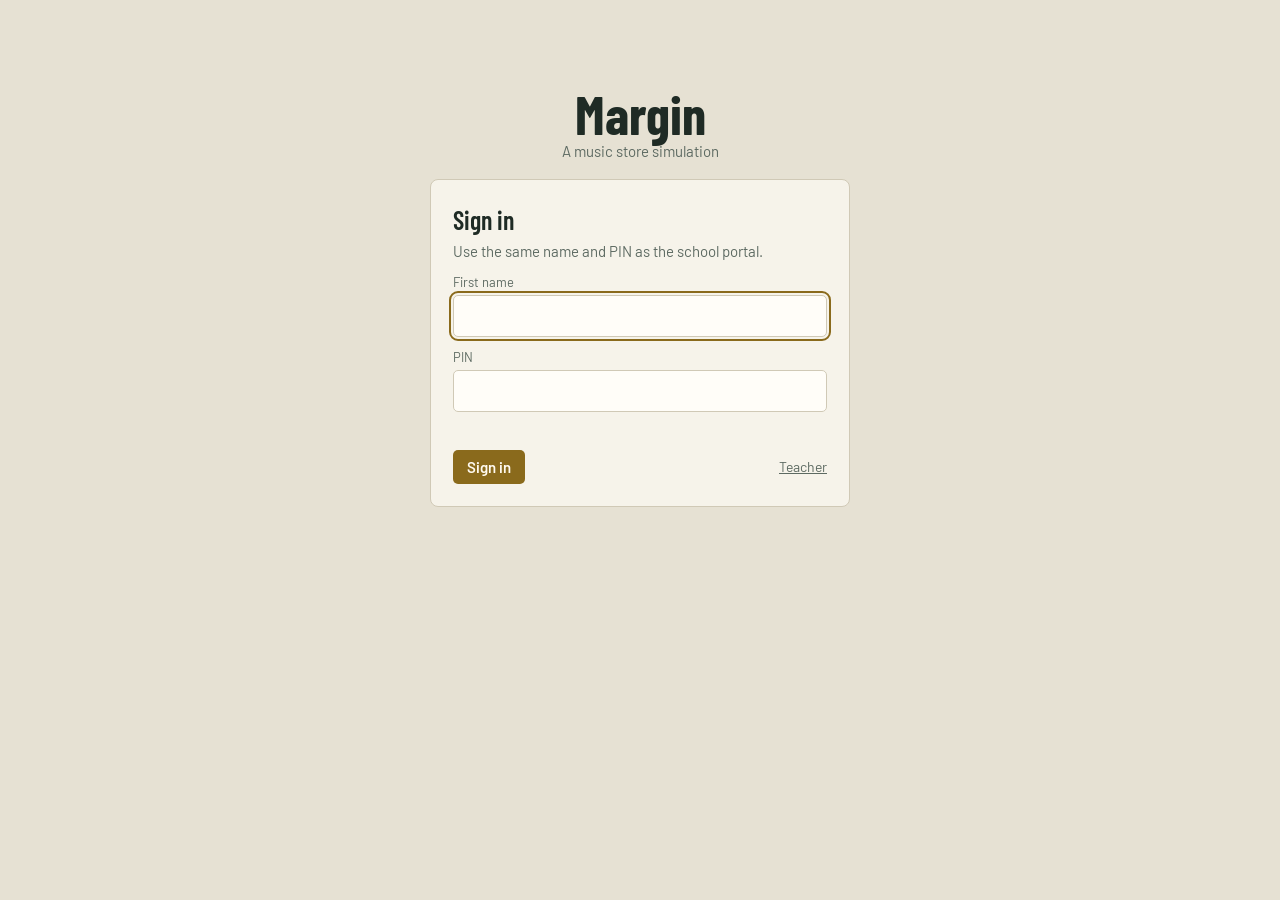
<file: margin/index.html>
<!DOCTYPE html>
<html lang="en">
<head>
<meta charset="utf-8">
<meta name="viewport" content="width=device-width, initial-scale=1, viewport-fit=cover">
<title>Margin: a music store simulation</title>
<link rel="icon" href="data:image/svg+xml,<svg xmlns=%22http://www.w3.org/2000/svg%22 viewBox=%220 0 100 100%22><text y=%22.9em%22 font-size=%2290%22>🎸</text></svg>">
<link rel="preconnect" href="https://fonts.googleapis.com">
<link rel="preconnect" href="https://fonts.gstatic.com" crossorigin>
<link href="https://fonts.googleapis.com/css2?family=Barlow:wght@400;500;600&family=Barlow+Condensed:wght@500;600;700&family=Courier+Prime:wght@400;700&display=swap" rel="stylesheet">
<link rel="stylesheet" href="styles.css">
</head>
<body data-mode="out">

<!-- Sign-in, teacher view and reply page -->
<div class="outer">
  <section class="screen on" id="signin">
    <div class="signwrap">
      <div class="signbrand"><b>Margin</b><span>A music store simulation</span></div>
      <div class="card">
        <div id="signForm">
          <h3>Sign in</h3>
          <p class="muted" style="margin:0">Use the same name and PIN as the school portal.</p>
          <label class="fieldrow"><span>First name</span><input id="inName" autocomplete="off"></label>
          <label class="fieldrow"><span>PIN</span><input id="inPin" type="password" inputmode="numeric" maxlength="8" autocomplete="off"></label>
          <p class="err" id="inErr"></p>
        </div>
        <div id="closedBox" hidden><p class="closed-big">The store is closed for today.</p><p class="muted" style="margin:0" id="closedMsg"></p></div>
        <div style="display:flex;align-items:center;gap:14px;margin-top:10px">
          <button class="btn" id="inGo">Sign in</button><span style="flex:1"></span><button class="link" id="teachLink">Teacher</button>
        </div>
      </div>
    </div>
  </section>
  <section class="screen" id="teacher"></section>
  <section class="screen" id="reply"></section>
</div>

<!-- The game -->
<div class="app">
  <header>
    <div class="brand"><b id="storeName">Margin</b><span id="whoLine">A music store simulation</span></div>
    <span class="clockwarn" id="clockWarn" hidden></span>
    <div class="stat"><small>Week</small><strong class="num" id="hWeek">1</strong></div>
    <div class="stat"><small>Cash</small><strong class="num" id="hCash">$0</strong></div>
    <div class="stat"><small>Net worth</small><strong class="num" id="hNW">$0</strong></div>
    <div class="stat"><small>Reputation</small><strong class="num" id="hRep">50</strong><div class="repbar"><i id="hRepBar"></i></div></div>
    <div class="menu">
      <span class="saving" id="saving" aria-live="polite"></span>
      <button class="ghost" id="bMsg">Ask my teacher<span class="badge" id="msgBadge" hidden>0</span></button>
      <button class="ghost" id="bHelp">How to play</button>
      <button class="ghost" id="bNew">New store</button>
      <button class="ghost" id="bOut">Sign out</button>
    </div>
  </header>

  <main>
    <section class="left">
      <div class="panel stock">
        <div class="ph"><h2>Stock and prices</h2><p>Set your prices, then order from the supplier.</p></div>
        <div class="tablewrap">
          <table>
            <thead><tr>
              <th>Product</th><th>In stock</th><th>Your avg cost</th><th>Supplier price</th><th>Other shops charge</th><th>Your price</th><th>Sold last week</th><th>Order</th>
            </tr></thead>
            <tbody id="tbody"></tbody>
          </table>
        </div>
        <div class="stockfoot">
          <div class="terms">Supplier discounts: 5% off an order of 50 or more of one product, 10% off 100 or more, 15% off 250 or more. Shipping is $20 for each product you order.</div>
          <div class="total num" id="orderTotal">Order total $0.00</div>
          <button class="btn" id="bOrder">Place order</button>
        </div>
      </div>

      <div class="tools">
        <div class="panel"><div class="ph"><h2>Bank</h2></div><div class="pbody" id="bank"></div></div>
        <div class="panel"><div class="ph"><h2>Shop</h2></div><div class="pbody" id="shop"></div></div>
        <div class="panel"><div class="ph"><h2>Ledger</h2><p>Net worth by week</p></div><div class="pbody"><canvas id="chart"></canvas><div class="goal" id="goal"></div></div></div>
      </div>
    </section>

    <section class="right">
      <div id="eventBox"></div>
      <div class="counter" id="counter"></div>
      <div class="toast" id="toast" role="status"></div>
      <div class="runbar"><button class="btn" id="bRun">Open the store for week 1</button></div>
    </section>
  </main>
</div>

<div class="modal" id="modal"><div class="sheet" id="sheet" role="dialog" aria-modal="true"></div></div>
<div class="scrim" id="scrim" hidden></div>
<aside class="drawer" id="drawer" aria-label="Messages with your teacher">
  <div class="dh"><h3>Ask my teacher</h3><button class="ghost" id="drawerX">Close</button></div>
  <div class="db" id="drawerBody"></div>
</aside>
<div class="toastbox" id="toastbox"></div>

<script src="margin.js" charset="utf-8"></script>
</body>
</html>
</file>
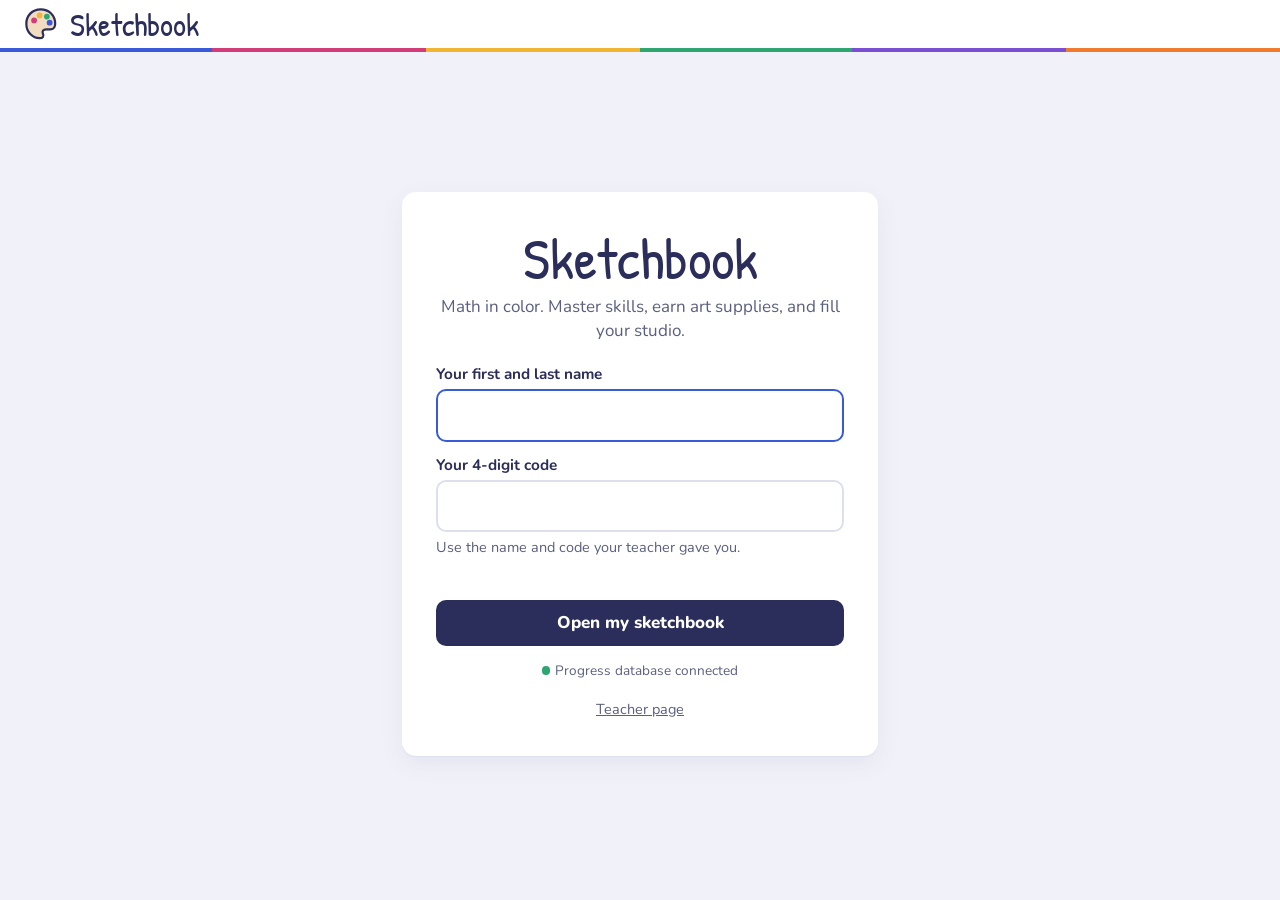
<file: sketchbook/index.html>
<!doctype html>
<html lang="en">
<head>
<meta charset="utf-8">
<meta name="viewport" content="width=device-width, initial-scale=1, viewport-fit=cover">
<title>Sketchbook</title>
<link rel="icon" href="data:image/svg+xml,%3Csvg xmlns='http://www.w3.org/2000/svg' viewBox='0 0 32 32'%3E%3Crect width='32' height='32' rx='7' fill='%232B2D5B'/%3E%3Ccircle cx='11' cy='12' r='4' fill='%23F2B533'/%3E%3Ccircle cx='21' cy='12' r='4' fill='%23D23C77'/%3E%3Ccircle cx='16' cy='21' r='4' fill='%233A5BD9'/%3E%3C/svg%3E">
<link rel="preconnect" href="https://fonts.googleapis.com">
<link rel="preconnect" href="https://fonts.gstatic.com" crossorigin>
<link href="https://fonts.googleapis.com/css2?family=Patrick+Hand&family=Nunito:wght@400;600;700;800&display=swap" rel="stylesheet">
<style>
:root{
  --ink:#2B2D5B; --soft:#5A5F80; --faint:#9AA0B8; --line:#DCDFEE; --page:#F1F2F9; --paper:#FFFFFF;
  --cobalt:#3A5BD9; --magenta:#D23C77; --marigold:#F2B533; --leaf:#2FA572; --violet:#7A4FD1; --orange:#F07A2E;
  --goodbg:#E2F5EA; --badbg:#FCE6EE;
  --hand:"Patrick Hand","Comic Sans MS",cursive; --sans:"Nunito","Segoe UI",system-ui,sans-serif;
}
*{box-sizing:border-box;margin:0}
html,body{height:100%}
body{font-family:var(--sans);color:var(--ink);background:var(--page);font-size:clamp(13px,2.1vh,17px);line-height:1.4;overflow:hidden;-webkit-font-smoothing:antialiased}
button{font:inherit;color:inherit;cursor:pointer;border:0;background:none}
input{font:inherit;color:inherit}
:focus-visible{outline:3px solid var(--marigold);outline-offset:2px}
h1,h2,h3{font-family:var(--hand);font-weight:400;line-height:1.05}
#app{height:100dvh;display:grid;grid-template-rows:auto 1fr}
.hidden{display:none!important}

/* top bar: a strip of pencil colors along the bottom edge */
#top{display:flex;align-items:center;gap:clamp(8px,1.5vw,22px);padding:.7vh clamp(10px,1.8vw,26px);background:var(--paper);position:relative}
#top::after{content:"";position:absolute;left:0;right:0;bottom:-4px;height:4px;background:linear-gradient(90deg,var(--cobalt) 0 16.6%,var(--magenta) 0 33.3%,var(--marigold) 0 50%,var(--leaf) 0 66.6%,var(--violet) 0 83.3%,var(--orange) 0)}
.brand{font-family:var(--hand);font-size:1.9em;line-height:1;margin-right:auto;display:flex;align-items:center;gap:.35em}
.brand svg{width:1.1em;height:1.1em}
.who{color:var(--soft);font-size:.92em}
.drops{display:flex;align-items:center;gap:.3em;font-weight:800}
.drops svg{width:1.1em;height:1.1em}
.tab{padding:.35em .9em;border-radius:999px;font-weight:700;color:var(--soft)}
.tab:hover{background:var(--page)}
.tab.on{background:var(--ink);color:#fff}
.save{font-size:.78em;color:var(--faint);min-width:5.5em;text-align:right}
#main{min-height:0;padding:clamp(10px,2vh,20px) clamp(10px,1.8vw,26px);display:grid}
.panel{background:var(--paper);border-radius:14px;box-shadow:0 1px 0 var(--line),0 8px 24px rgba(43,45,91,.07);min-height:0;overflow:hidden}

/* sign in */
.gate{margin:auto;width:min(92vw,28em);text-align:center;padding:4vh 2em}
.gate h1{font-size:3.4em}
.gate .lead{color:var(--soft);margin:.4em 0 2.4vh}
.gate label{display:block;text-align:left;font-weight:700;font-size:.9em;margin:1.4vh 0 .4vh}
.gate input{width:100%;padding:.6em .8em;border:2px solid var(--line);border-radius:10px;font-size:1.1em;background:#fff}
.gate input:focus{border-color:var(--cobalt);outline:none}
.gate .err{color:var(--magenta);min-height:1.5em;margin-top:1vh;font-weight:600}
.btn{display:inline-flex;align-items:center;justify-content:center;gap:.4em;background:var(--ink);color:#fff;border-radius:10px;padding:.65em 1.4em;font-weight:800}
.btn:hover{background:#3B3E78}
.btn.alt{background:var(--page);color:var(--ink)}
.btn.alt:hover{background:#E4E6F3}
.btn.wide{width:100%;margin-top:1vh}
.btn:disabled{opacity:.45;cursor:default}
.link{color:var(--soft);text-decoration:underline;font-size:.85em;margin-top:2vh}

/* map: path on the left, unit overview on the right */
.map{display:grid;grid-template-columns:minmax(0,11fr) minmax(0,10fr);gap:clamp(10px,1.6vw,22px);min-height:0}
.pathPanel{display:grid;grid-template-rows:auto 1fr auto;padding:1.6vh 1.4vw}
.pathHead{display:flex;align-items:center;justify-content:space-between;gap:1em}
.pathHead h2{font-size:1.9em}
.pathHead span{color:var(--soft);font-size:.9em}
.pathSvg{min-height:0;display:flex;align-items:center;justify-content:center}
.pathSvg svg{width:100%;height:100%;max-height:100%}
.node{cursor:pointer}
.node:focus-visible circle.ring2{stroke:var(--marigold);stroke-width:5}
.node.locked{cursor:not-allowed}
.pulse{transform-box:fill-box;transform-origin:center;animation:pulse 2.2s ease-in-out infinite}
@keyframes pulse{50%{transform:scale(1.12);opacity:.35}}
.pathFoot{display:flex;align-items:center;gap:1.2vw}
.bigbar{flex:1;height:10px;border-radius:5px;background:var(--page);overflow:hidden;box-shadow:inset 0 0 0 1px var(--line)}
.bigbar.tall{height:16px;border-radius:8px}
.pnum{font-size:.9em;color:var(--soft);white-space:nowrap}
.tprog{display:flex;align-items:center;gap:.5em;width:clamp(120px,16vw,230px);font-size:.85em;font-weight:800}
.tprog span{white-space:nowrap}
.ucount{background:var(--page);border-radius:999px;padding:.2em .8em;font-weight:800;font-size:.85em;white-space:nowrap}
.dbstat{font-size:.8em;color:var(--soft);margin-top:1.6vh}
.dbstat::before{content:"";display:inline-block;width:.6em;height:.6em;border-radius:50%;background:var(--marigold);margin-right:.4em}
.dbstat.on::before{background:var(--leaf)}
.bigbar i{display:block;height:100%;background:linear-gradient(90deg,var(--cobalt),var(--violet),var(--magenta),var(--orange),var(--marigold));transition:width .6s}
.mini{display:flex;align-items:center;gap:.5em;font-size:.85em;color:var(--soft);cursor:pointer;border-radius:8px;padding:2px 6px}
.mini:hover{background:var(--page)}
.mini svg{width:2.8em;height:2.8em}

.overview{display:flex;flex-direction:column;padding:1.8vh 1.5vw;gap:1vh}
.ovTop{display:flex;gap:1em;align-items:flex-start}
.ovNum{flex:none;width:2.6em;height:2.6em;border-radius:50%;display:grid;place-items:center;color:#fff;font-family:var(--hand);font-size:1.5em}
.ovTop h2{font-size:2em}
.ovTop p{color:var(--soft)}
.goals{display:flex;flex-wrap:wrap;gap:.4em}
.goals span{background:var(--page);border-radius:999px;padding:.15em .7em;font-size:.82em}
.goals .ixl{background:#E9EEFF;color:var(--cobalt);font-weight:700}
.testout{display:flex;align-items:center;justify-content:space-between;gap:1em;background:#FFF4D6;border-radius:10px;padding:.8vh .9em}
.testout b{display:block}.testout small{color:var(--soft);font-size:.82em}
.alist{display:flex;flex-direction:column;gap:.75vh;min-height:0;overflow:auto;padding:2px}
.arow{display:grid;grid-template-columns:2.4em 1fr auto;gap:.8em;align-items:center;padding:.85vh .8em;border-radius:10px;border:2px solid var(--line)}
.arow.now{border-color:var(--ink)}
.arow.lock{opacity:.5}
.arow .ic{width:2.4em;height:2.4em;border-radius:8px;display:grid;place-items:center}
.arow .ic svg{width:1.5em;height:1.5em}
.arow b{display:block;font-weight:800;line-height:1.2}
.arow small{color:var(--soft);font-size:.82em}
.arow .st{display:flex;align-items:center;gap:.6em}
.stars{color:var(--marigold);letter-spacing:.05em;font-size:1.1em;white-space:nowrap}
.stars s{text-decoration:none;color:#E1E4F0}
.go{background:var(--ink);color:#fff;border-radius:8px;padding:.35em 1em;font-weight:800;font-size:.9em}
.go.again{background:var(--page);color:var(--ink)}
.lockic{color:var(--faint);font-size:.85em}

/* activity */
.act{display:grid;grid-template-rows:auto 1fr}
.actHead{display:flex;align-items:center;gap:1em;padding:1.2vh 1.5vw;border-bottom:2px dashed var(--line)}
.actHead h2{font-size:1.55em;margin-right:auto}
.actHead h2 small{display:block;font-family:var(--sans);font-size:.5em;color:var(--soft)}
.dots{display:flex;gap:4px}
.dots i{width:12px;height:12px;border-radius:50%;background:var(--page);border:2px solid var(--line)}
.dots i.ok{background:var(--leaf);border-color:var(--leaf)}
.dots i.no{background:var(--magenta);border-color:var(--magenta)}
.dots i.cur{border-color:var(--ink)}
.help{border:2px solid var(--ink);border-radius:8px;padding:.25em .9em;font-weight:800}
.help:hover{background:var(--page)}
.x{color:var(--soft);font-weight:700;padding:.3em .6em;border-radius:8px}
.x:hover{background:var(--page)}
.qbody{min-height:0;display:grid;grid-template-columns:minmax(0,1fr) minmax(0,1fr);gap:2vw;padding:2vh 2vw;align-items:center}
.qbody.solo{grid-template-columns:minmax(0,46em);justify-content:center}
.vis{min-height:0;height:100%;display:flex;align-items:center;justify-content:center;background:#FAFBFF;border-radius:12px;padding:1vh}
.vis svg{max-width:100%;max-height:100%;width:auto;height:100%}
.qside{min-height:0;display:flex;flex-direction:column;justify-content:center;gap:1.6vh}
.prompt{font-size:1.45em;font-weight:700;line-height:1.3}
.opts{display:grid;grid-template-columns:1fr 1fr;gap:1vh}
.opt{display:flex;align-items:center;gap:.7em;padding:1.2vh .9em;border:2px solid var(--line);border-radius:10px;text-align:left;font-weight:700;font-size:1.08em;background:#fff}
.opt .k{flex:none;width:1.7em;height:1.7em;border-radius:6px;background:var(--page);display:grid;place-items:center;font-size:.8em}
.opt:hover:not(:disabled){border-color:var(--cobalt)}
.opt:disabled{cursor:default}
.opt.right{border-color:var(--leaf);background:var(--goodbg)}
.opt.right .k{background:var(--leaf);color:#fff}
.opt.wrong{border-color:var(--magenta);background:var(--badbg)}
.opt.wrong .k{background:var(--magenta);color:#fff}
.numrow{display:flex;align-items:center;gap:.6em;flex-wrap:wrap}
.numrow input{width:7.5em;font-size:1.5em;font-weight:800;padding:.3em .5em;border:2.5px solid var(--ink);border-radius:10px;text-align:center}
.numrow .unit{color:var(--soft);font-weight:700}
.fb{border-radius:12px;padding:1.2vh 1.1vw;display:none}
.fb.show{display:block}
.fb.ok{background:var(--goodbg)}
.fb.no{background:var(--badbg)}
.fb h3{font-size:1.5em}
.fb ol{padding-left:1.3em;margin:.4vh 0;font-size:.95em}
.fb .row{display:flex;justify-content:space-between;align-items:center;gap:1em;margin-top:.6vh}
.tip{font-size:.85em;color:var(--soft)}

/* fact lab */
.lab{display:grid;grid-template-columns:minmax(0,1fr) minmax(0,1fr);gap:2vw;padding:2vh 2vw;min-height:0;align-items:center}
.factCard{display:flex;flex-direction:column;align-items:center;gap:2vh}
.fact{font-family:var(--hand);font-size:clamp(48px,11vh,110px);line-height:1}
.fact.flash{animation:flash .5s}
@keyframes flash{from{color:var(--leaf);transform:scale(1.06)}}
.pad{display:grid;grid-template-columns:repeat(3,4.2em);gap:.8vh .6em}
.pad button{background:var(--page);border-radius:10px;padding:1vh 0;font-weight:800;font-size:1.15em}
.pad button:hover{background:#E4E6F3}
.pad .enter{background:var(--ink);color:#fff}
.labans{font-size:2em;font-weight:800;min-width:4em;text-align:center;border-bottom:3px solid var(--ink);min-height:1.3em}
.mosaicBox{display:flex;flex-direction:column;align-items:center;gap:1vh;min-height:0;height:100%;justify-content:center}
.mosaicBox svg{max-height:calc(100% - 4em);width:auto;max-width:100%}
.mosaicBox p{color:var(--soft);font-size:.88em;text-align:center;max-width:26em}

/* results + overlays */
#overlay{position:fixed;inset:0;background:rgba(43,45,91,.55);display:grid;place-items:center;z-index:20;padding:2vh 2vw}
.sheet{background:#fff;border-radius:16px;width:min(94vw,40em);max-height:96vh;overflow:auto;padding:3vh 2.4vw;text-align:center;box-shadow:0 24px 60px rgba(0,0,0,.25)}
.sheet h2{font-size:2.6em}
.sheet .stars{font-size:2.4em;margin:.6vh 0}
.sheet p{color:var(--soft);margin:.6vh 0}
.reward{display:flex;align-items:center;gap:1em;justify-content:center;background:var(--page);border-radius:12px;padding:1.2vh 1vw;margin:1.6vh 0}
.reward svg,.reward .paperchip{width:4.5em;height:4.5em}
.reward b{font-family:var(--hand);font-size:1.5em;font-weight:400;display:block}
.paperchip{border-radius:8px;border:2px solid var(--ink)}
.sheet .btns{display:flex;gap:.8em;justify-content:center;flex-wrap:wrap;margin-top:1.4vh}
.tut{text-align:left;width:min(94vw,52em)}
.tut h2{font-size:2.1em}
.tut .idea{font-size:1.1em;font-weight:700;margin:.4vh 0 1.2vh}
.tcols{display:grid;grid-template-columns:1fr 1.3fr;gap:1.6vw}
.tcols ol{padding-left:1.2em;display:grid;gap:.6vh}
.ex{background:#FAFBFF;border:2px dashed var(--line);border-radius:12px;padding:1.2vh 1vw}
.ex h3{font-size:1.3em;margin-bottom:.4vh}
.ex .vis{height:auto;max-height:22vh;background:none;padding:0;margin:.6vh 0}
.ex .vis svg{height:auto;max-height:20vh}
.ex ol{margin-top:.6vh}
.ex .ans{margin-top:.8vh;font-weight:800;color:var(--leaf)}

/* studio */
.studio{display:grid;grid-template-columns:minmax(150px,13em) minmax(0,1fr) minmax(160px,15em);gap:clamp(8px,1.2vw,16px);min-height:0}
.tools,.drawer{padding:1.4vh .9vw;display:flex;flex-direction:column;gap:1.1vh;min-height:0;overflow:auto}
.tools h3,.drawer h3{font-size:1.25em}
.seg{display:grid;grid-template-columns:1fr 1fr;gap:4px;background:var(--page);border-radius:10px;padding:3px}
.seg button{padding:.4em;border-radius:8px;font-weight:800;font-size:.9em}
.seg button.on{background:#fff;box-shadow:0 1px 3px rgba(0,0,0,.12)}
.swatches{display:grid;grid-template-columns:repeat(6,1fr);gap:5px}
.sw{aspect-ratio:1;border-radius:50%;border:2px solid var(--line)}
.sw.on{outline:3px solid var(--ink);outline-offset:1px}
.sw.lock{background:repeating-linear-gradient(45deg,#EEF0F7 0 4px,#fff 4px 8px)!important;cursor:not-allowed}
.chips{display:flex;flex-wrap:wrap;gap:5px}
.chip{padding:.25em .65em;border-radius:999px;background:var(--page);font-size:.82em;font-weight:700}
.chip.on{background:var(--ink);color:#fff}
.chip.lock{opacity:.4;cursor:not-allowed}
.selbox{background:var(--page);border-radius:10px;padding:.8vh .6vw;display:grid;grid-template-columns:repeat(4,1fr);gap:4px}
.selbox button{background:#fff;border-radius:8px;padding:.35em 0;font-weight:800;font-size:.85em}
.selbox button:hover{background:#E9EEFF}
.selbox .del{color:var(--magenta)}
.selbox p{grid-column:1/-1;font-size:.8em;color:var(--soft)}
.canvasWrap{container-type:size;min-height:0;display:flex;align-items:center;justify-content:center}
.board{position:relative;width:min(100cqw,100cqh * 4 / 3);aspect-ratio:4/3;border-radius:6px;box-shadow:0 0 0 2px var(--ink),6px 6px 0 var(--ink);overflow:hidden;touch-action:none;user-select:none}
.board canvas{position:absolute;inset:0;width:100%;height:100%}
.board.draw canvas{cursor:crosshair}
.stk{position:absolute;left:0;top:0;transform-origin:center;cursor:grab;touch-action:none}
.stk svg{display:block;width:100%;height:100%;pointer-events:none}
.stk.sel{outline:2px dashed var(--cobalt);outline-offset:2px}
.board.draw .stk{pointer-events:none}
.sgrid{display:grid;grid-template-columns:repeat(3,1fr);gap:6px}
.sgrid button{aspect-ratio:1;background:var(--page);border-radius:10px;padding:6px;position:relative}
.sgrid button:hover:not(:disabled){background:#E9EEFF}
.sgrid button svg{width:100%;height:100%}
.sgrid button:disabled{cursor:not-allowed}
.sgrid button:disabled svg{filter:grayscale(1) brightness(1.6);opacity:.35}
.note{font-size:.8em;color:var(--soft)}

/* admin */
.admin{padding:2vh 1.6vw;display:flex;flex-direction:column;gap:1.4vh;min-height:0}
.admin h2{font-size:2em}
.adminTop{display:flex;gap:.8em;align-items:center;flex-wrap:wrap}
.adminTop h2{margin-right:auto}
.tbl{overflow:auto;min-height:0;border:2px solid var(--line);border-radius:10px}
table{border-collapse:collapse;width:100%;font-size:.9em}
th,td{padding:.55em .8em;text-align:left;border-bottom:1px solid var(--line);white-space:nowrap}
th{background:var(--page);position:sticky;top:0;font-weight:800}
tr.click{cursor:pointer}
tr.click:hover td{background:#F7F8FD}
.warn{background:#FFF4D6;border-radius:10px;padding:.8em 1em;font-size:.9em}
.cols2{display:grid;grid-template-columns:1.3fr 1fr;gap:1.4vw;min-height:0}
.ucell{display:inline-block;width:1.4em;height:1.4em;border-radius:4px;margin-right:2px;font-size:.7em;text-align:center;line-height:1.4em;color:#fff;font-weight:800}

.toast{position:fixed;left:50%;bottom:3vh;transform:translateX(-50%);background:var(--ink);color:#fff;padding:.6em 1.2em;border-radius:10px;z-index:40}
.confetti{position:fixed;inset:0;pointer-events:none;z-index:30;overflow:hidden}
.confetti i{position:absolute;top:-16px;width:10px;height:10px;border-radius:50%;animation:fall linear forwards}
@keyframes fall{to{transform:translate(var(--dx),110vh)}}

#print{display:none}
@media print{
  #app,#overlay{display:none!important}
  #print{display:block;color:#000;font-family:var(--sans);font-size:11pt}
  body{overflow:visible;background:#fff}
  #print h1{font-size:26pt}#print h2{font-size:17pt;margin-top:14pt;page-break-after:avoid}
  #print table{margin-top:4pt}#print td,#print th{white-space:normal;border:1px solid #bbb}
  #print .u{page-break-inside:avoid}
}
@media (max-width:820px){
  .map,.cols2{grid-template-columns:1fr}
  .studio{grid-template-columns:1fr;grid-template-rows:auto 1fr auto}
  .qbody,.lab{grid-template-columns:1fr}
  body{overflow:auto}
}
@media (prefers-reduced-motion:reduce){*{animation-duration:.01s!important;animation-iteration-count:1!important;transition:none!important}}
</style>
</head>
<body>
<div id="app">
  <header id="top"></header>
  <main id="main"></main>
</div>
<div id="overlay" class="hidden"></div>
<div id="print"></div>
<script src="config.js"></script>
<script src="engine.js"></script>
<script src="stickers.js"></script>
<script src="app.js"></script>
</body>
</html>
</file>
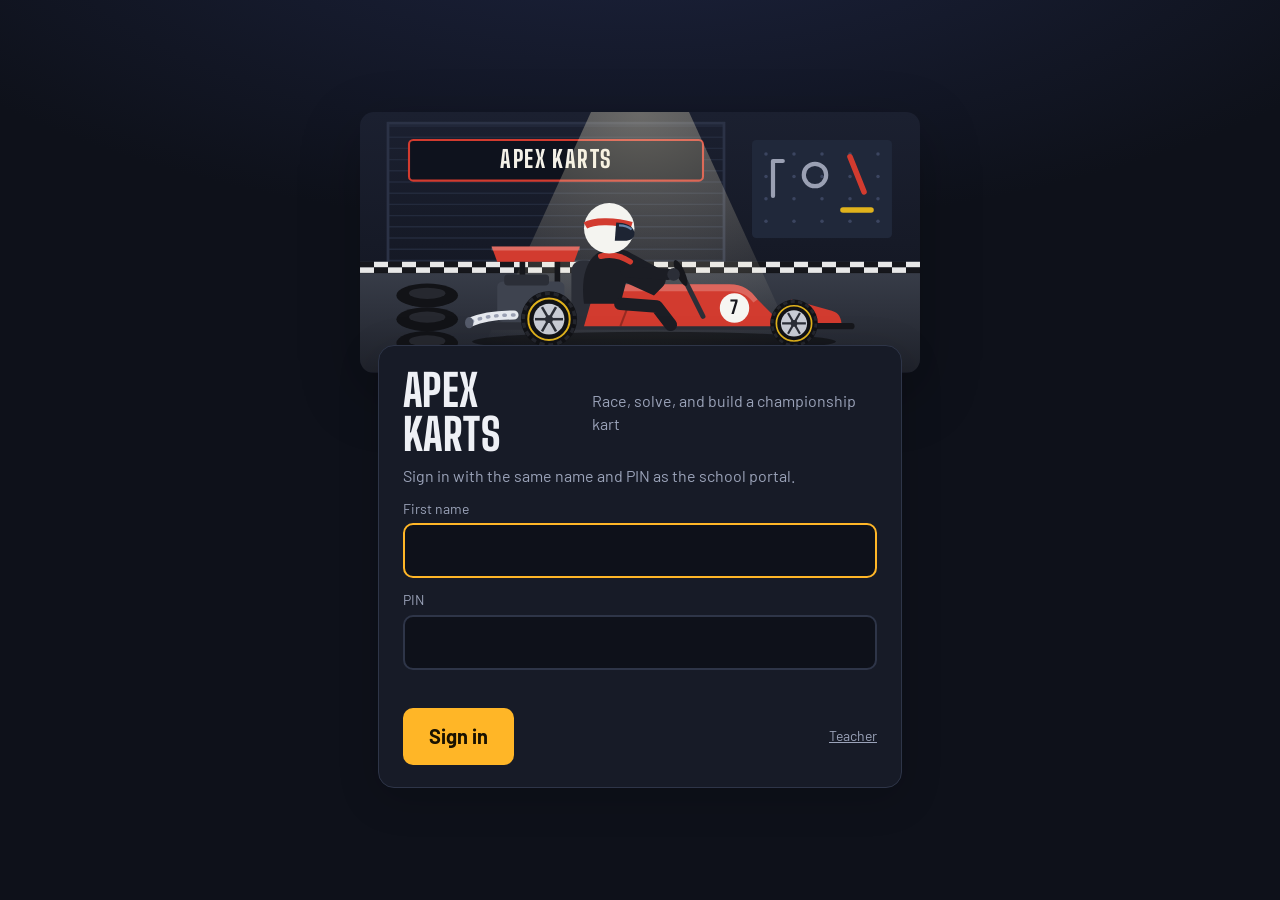
<file: encore/encore/index.html>
<!DOCTYPE html>
<html lang="en" data-theme="dark">
<head>
<meta charset="utf-8">
<meta name="viewport" content="width=device-width, initial-scale=1, viewport-fit=cover">
<title>Apex Karts</title>
<link rel="icon" href="data:image/svg+xml,<svg xmlns=%22http://www.w3.org/2000/svg%22 viewBox=%220 0 100 100%22><text y=%22.9em%22 font-size=%2290%22>🏎️</text></svg>">
<link rel="preconnect" href="https://fonts.googleapis.com">
<link rel="preconnect" href="https://fonts.gstatic.com" crossorigin>
<link href="https://fonts.googleapis.com/css2?family=Barlow:wght@400;500;600;700&family=Big+Shoulders+Display:wght@700;800&display=swap" rel="stylesheet">
<style>
:root{
  --bg:#0e111a; --panel:#171b27; --panel2:#212738; --line:#2e3548;
  --text:#eef0f5; --muted:#9ba3b9; --amber:#ffb627; --amber-ink:#1a1200; --amber-soft:#3a2f12;
  --cyan:#4fd1e6; --good:#4ade80; --bad:#f87171; --good-soft:#15301f; --bad-soft:#3b1c1c; --flame:#ff6b35; --red:#e5383b;
  color-scheme:dark; box-sizing:border-box;
  padding-top:env(safe-area-inset-top,0px); padding-bottom:env(safe-area-inset-bottom,0px);
}
@media (prefers-color-scheme:dark){
  :root:not([data-theme="light"]){
    --bg:#0e111a; --panel:#171b27; --panel2:#212738; --line:#2e3548;
    --text:#eef0f5; --muted:#9ba3b9; --amber:#ffb627; --amber-ink:#1a1200; --amber-soft:#3a2f12;
    --cyan:#4fd1e6; --good:#4ade80; --bad:#f87171; --good-soft:#15301f; --bad-soft:#3b1c1c; --flame:#ff6b35; --red:#e5383b;
    color-scheme:dark;
  }
}
:root[data-theme="dark"]{
  --bg:#0e111a; --panel:#171b27; --panel2:#212738; --line:#2e3548;
  --text:#eef0f5; --muted:#9ba3b9; --amber:#ffb627; --amber-ink:#1a1200; --amber-soft:#3a2f12;
  --cyan:#4fd1e6; --good:#4ade80; --bad:#f87171; --good-soft:#15301f; --bad-soft:#3b1c1c; --flame:#ff6b35; --red:#e5383b;
  color-scheme:dark;
}
*{box-sizing:border-box}
html{scroll-padding-top:env(safe-area-inset-top,0px)}
body{margin:0;background:var(--bg);color:var(--text);font:16px/1.45 "Barlow",system-ui,-apple-system,"Segoe UI",sans-serif;-webkit-font-smoothing:antialiased}
button,input{font:inherit;color:inherit}
button{cursor:pointer}
:focus-visible{outline:3px solid var(--amber);outline-offset:2px}
.num{font-variant-numeric:tabular-nums}
.disp{font-family:"Big Shoulders Display","Barlow",Impact,sans-serif;font-weight:800;letter-spacing:.01em;line-height:1}
.fr{display:inline-flex;flex-direction:column;vertical-align:middle;font-size:.72em;line-height:1.08;text-align:center;margin:0 1px}
.fr>span:first-child{border-bottom:1.5px solid currentColor;padding:0 2px}

.top{display:flex;align-items:center;gap:10px 14px;flex-wrap:wrap;padding:12px 18px;max-width:1160px;margin:0 auto}
.brand{margin-right:auto;display:flex;align-items:baseline;gap:12px}
.brand b{font-size:32px}
.brand span{color:var(--muted);font-size:15px}
.stat{display:flex;align-items:center;gap:8px;background:var(--panel);border:1px solid var(--line);border-radius:999px;padding:5px 14px 5px 8px}
.stat svg{flex:none}
.stat strong{font-size:19px;font-weight:700}
.stat .xp{display:flex;flex-direction:column;gap:3px;min-width:90px}
.stat .xp small{font-size:12px;color:var(--muted);line-height:1}
.bar{height:7px;border-radius:4px;background:var(--panel2);overflow:hidden}
.bar i{display:block;height:100%;background:var(--amber);border-radius:4px;transition:width .6s ease}
.bar.good i{background:var(--good)}
.menu{display:flex;gap:6px}
.ghost{background:transparent;border:1px solid var(--line);border-radius:8px;padding:6px 11px;font-size:14px;color:var(--muted)}
.ghost:hover{color:var(--text);border-color:var(--muted)}
main{max-width:1160px;margin:0 auto;padding:0 18px 60px}
.btn{background:var(--amber);color:var(--amber-ink);border:0;border-radius:10px;padding:11px 20px;font-weight:700;font-size:17px}
.btn:hover:not(:disabled){filter:brightness(1.06)}
.btn:disabled{opacity:.45;cursor:not-allowed}
.btn.big{font-size:20px;padding:14px 26px}
.btn.line{background:transparent;color:var(--text);border:1px solid var(--line)}
.btn.line:hover{border-color:var(--amber)}
.btn.good{background:var(--good);color:#06240f}
body{background:radial-gradient(1200px 500px at 50% -120px,#1d2440 0,transparent 70%),var(--bg)}
.brand b{letter-spacing:.06em}
.brand b i{font-style:normal;color:var(--red)}
.hero>.stage{align-self:start}
.track{position:relative;border-radius:14px;overflow:hidden;background:#0b0e18;margin-bottom:12px;aspect-ratio:16/8.4;border:1px solid var(--line)}
.track canvas{position:absolute;inset:0;width:100%;height:100%;display:block}
.lbl{display:block;font-size:13px;color:var(--muted);text-transform:uppercase;letter-spacing:.08em;margin:10px 0 6px}
.tracks{display:grid;grid-template-columns:repeat(3,1fr);gap:6px}
.tracks button{border:1px solid var(--line);background:var(--panel2);border-radius:10px;padding:4px 4px 6px;text-align:center;line-height:1.15;display:flex;flex-direction:column;gap:3px;overflow:hidden}
.tracks button svg{border-radius:7px;display:block}
.tracks button b{font-size:13.5px}
.tracks button small{font-size:11.5px;color:var(--muted)}
.tracks button[aria-pressed="true"]{border-color:var(--amber);box-shadow:0 0 0 1px var(--amber)}
.tracks button:disabled{opacity:.45;cursor:not-allowed}
.tracks button:disabled svg{filter:grayscale(1) brightness(.6)}
.paint{display:grid;grid-template-columns:minmax(0,1.4fr) minmax(0,1fr);gap:12px}
.swatches{display:flex;flex-wrap:wrap;gap:8px;margin-top:6px}
.swatches button{width:46px;height:46px;border-radius:12px;border:2px solid var(--line);position:relative}
.swatches button[aria-pressed="true"]{border-color:#fff;box-shadow:0 0 0 2px var(--amber)}
.swatches button:disabled{cursor:not-allowed}
.swatches button:disabled::after{content:attr(data-lvl);position:absolute;inset:0;display:grid;place-items:center;background:rgba(10,12,20,.7);border-radius:10px;font-size:11px;font-weight:700;color:#cfd3df}
.frow2{display:flex;gap:8px;align-items:center;margin-top:8px;flex-wrap:wrap}
.frow2 input{background:var(--bg);border:1px solid var(--line);border-radius:8px;padding:8px 10px;font-size:17px;color:var(--text)}
.sheet.wide{max-width:980px}
.crun{position:relative}
.crun .cv{position:relative;aspect-ratio:16/9;border-radius:12px;overflow:hidden;background:#0b0e18;width:min(100%,calc((100vh - 250px)*16/9));margin:0 auto}
.crun canvas{position:absolute;inset:0;width:100%;height:100%;display:block}
.steer{display:flex;gap:10px;margin:10px auto 0;width:min(100%,calc((100vh - 250px)*16/9))}
.steer button{flex:1;font-size:28px;font-weight:800;padding:8px 0;border-radius:12px;border:1px solid var(--line);background:var(--panel2);user-select:none;-webkit-user-select:none;touch-action:none}
.steer button:active,.steer button.on{background:var(--amber);color:var(--amber-ink)}
.steer button.n{font-size:18px;flex:.7}
.bonusbtn{width:100%;margin-top:8px;background:linear-gradient(90deg,#1b6fd6,#4fd1e6);color:#04121f}
.podium{border-radius:14px;overflow:hidden;line-height:0;margin:-4px 0 12px}
.podium svg{width:100%;height:auto;display:block}
.kstat{display:flex;gap:6px;flex-wrap:wrap;margin-top:8px}
.kstat span{font-size:12.5px;background:var(--panel2);border-radius:999px;padding:3px 10px;color:var(--muted)}

/* stage */
.stage{position:relative;border-radius:14px;overflow:hidden;background:#0f1220;line-height:0}
.stage svg{width:100%;height:auto;display:block}
.beam,.spotb{opacity:0;transition:opacity .8s ease}
.idle .beam{opacity:.35}
.show .beam,.show .spotb{opacity:1}
.ledcell{opacity:.25}
.show .ledcell,.idle .ledcell{opacity:.85}
.show .crowd g{animation:bob .55s ease-in-out infinite alternate}
.show .ledcell{animation:pulse 1.6s ease-in-out infinite alternate}
@keyframes bob{from{transform:translateY(0)}to{transform:translateY(-5px)}}
@keyframes pulse{from{opacity:.35}to{opacity:1}}

/* hub */
.hero{display:grid;grid-template-columns:minmax(0,1.5fr) minmax(300px,1fr);gap:16px}
.card{background:var(--panel);border:1px solid var(--line);border-radius:14px;padding:18px}
.card h2{margin:0 0 6px;font-size:30px}
.card p{margin:0 0 8px}
.muted{color:var(--muted)}
.seg{display:grid;grid-template-columns:repeat(3,1fr);gap:6px;margin:6px 0 12px}
.seg button{border:1px solid var(--line);background:var(--panel2);border-radius:10px;padding:8px 6px;text-align:center;line-height:1.2}
.seg button b{display:block;font-size:15px}
.seg button small{color:var(--muted);font-size:12.5px}
.seg button[aria-pressed="true"]{border-color:var(--amber);box-shadow:0 0 0 1px var(--amber);background:var(--amber-soft)}
.missions{display:flex;flex-direction:column;gap:8px;margin-top:14px}
.mis{display:grid;grid-template-columns:22px 1fr auto;gap:8px;align-items:center;font-size:15px}
.mis .ck{width:20px;height:20px;border-radius:50%;border:2px solid var(--line);display:grid;place-items:center;font-size:12px}
.mis.done .ck{background:var(--good);border-color:var(--good);color:var(--panel)}
.mis.done span{color:var(--muted);text-decoration:line-through}
.mis small{color:var(--muted)}
h3.sec{font-family:"Big Shoulders Display","Barlow",sans-serif;font-weight:800;font-size:28px;margin:32px 0 12px}
.prog3{display:grid;grid-template-columns:minmax(0,1fr) minmax(0,1.3fr) minmax(0,1fr);gap:12px}
.bigl{display:flex;align-items:center;gap:16px}
.bigl .ring{width:84px;height:84px;flex:none}
.stats{display:grid;grid-template-columns:1fr 1fr;gap:10px}
.stats div{background:var(--panel2);border-radius:10px;padding:10px 12px}
.stats b{display:block;font-size:24px}
.stats small{color:var(--muted);font-size:13px}
.chart svg{width:100%;height:auto;display:block}
.skills{display:grid;grid-template-columns:repeat(auto-fill,minmax(250px,1fr));gap:12px}
.skill{background:var(--panel);border:1px solid var(--line);border-radius:14px;padding:14px;display:flex;flex-direction:column;gap:6px}
.skill.lock{opacity:.55}
.skill .hd{display:flex;align-items:center;gap:10px}
.skill .ic{width:44px;height:44px;border-radius:10px;background:var(--panel2);display:grid;place-items:center;flex:none}
.skill b{font-size:17px;line-height:1.2}
.skill small{color:var(--muted);font-size:13.5px}
.stars{color:var(--amber);letter-spacing:2px;font-size:18px}
.stars .off{color:var(--line)}
.skill .acts{display:flex;gap:8px;margin-top:4px}
.skill .acts .btn{font-size:14.5px;padding:8px 12px;flex:1}
.trophies{display:grid;grid-template-columns:repeat(auto-fill,minmax(130px,1fr));gap:10px}
.tro{background:var(--panel);border:1px solid var(--line);border-radius:12px;padding:12px;text-align:center;display:flex;flex-direction:column;align-items:center;gap:4px}
.tro b{font-size:14.5px;line-height:1.2}
.tro small{color:var(--muted);font-size:12.5px;line-height:1.25}
.tro.off{opacity:.42}
.tro.off svg{filter:grayscale(1)}
.shop{display:grid;grid-template-columns:repeat(auto-fill,minmax(160px,1fr));gap:10px}
.item{background:var(--panel);border:1px solid var(--line);border-radius:12px;padding:12px;display:flex;flex-direction:column;gap:6px}
.item .ic{background:#141826;border-radius:8px;line-height:0}
.item b{font-size:16px}
.item small{color:var(--muted);font-size:13.5px;line-height:1.3;flex:1}
.item .owned{color:var(--good);font-weight:600;font-size:14px}
.item .btn{font-size:15px;padding:8px 12px}
.item .boost{font-size:13px;color:var(--good);font-weight:600}

/* challenge */
.cbar{display:flex;align-items:center;gap:12px;flex-wrap:wrap;margin-bottom:14px}
.cbar .dots{display:flex;gap:6px;margin-right:auto}
.cbar .dots i{width:26px;height:10px;border-radius:5px;background:var(--panel2)}
.cbar .dots i.on{background:var(--amber)}
.cbar .dots i.ok{background:var(--good)}
.combo{display:flex;align-items:center;gap:6px;font-weight:700;background:var(--panel);border:1px solid var(--line);border-radius:999px;padding:5px 12px 5px 8px}
.combo.hot{border-color:var(--flame);color:var(--flame)}
.chal{display:grid;grid-template-columns:minmax(0,1fr) minmax(0,1fr);gap:16px}
.scene{display:flex;gap:12px;align-items:flex-start;margin-bottom:12px}
.av{flex:none;width:46px;height:46px;border-radius:50%;display:grid;place-items:center;font-weight:700;font-size:18px;background:var(--panel2);border:2px solid var(--line)}
.av.dovid{background:var(--amber);color:var(--amber-ink);border-color:var(--amber)}
.bubble{background:var(--panel);border:1px solid var(--line);border-radius:4px 14px 14px 14px;padding:12px 14px;font-size:18px}
.bubble b.who{display:block;font-size:13.5px;color:var(--muted);font-weight:600;margin-bottom:2px}
.vis{background:var(--panel);border:1px solid var(--line);border-radius:14px;padding:16px;display:grid;place-items:center;min-height:160px}
.qcard{background:var(--panel);border:1px solid var(--line);border-radius:14px;padding:18px}
.ask{font-size:24px;font-weight:600;line-height:1.3;margin:0 0 12px}
.field{display:flex;align-items:center;border:2px solid var(--line);border-radius:12px;background:var(--bg);padding:0 14px;font-size:30px}
.field:focus-within{border-color:var(--amber)}
.field span{color:var(--muted)}
.field input{border:0;background:transparent;width:100%;min-width:0;padding:10px 6px;font-size:30px;outline:none;font-variant-numeric:tabular-nums}
.field.small{font-size:22px;padding:0 10px}
.field.small input{font-size:22px;padding:6px 4px}
.keypad{display:grid;grid-template-columns:repeat(4,1fr);gap:7px;margin-top:10px}
.keypad button{border:1px solid var(--line);background:var(--panel2);border-radius:10px;padding:10px 0;font-size:22px;font-weight:600}
.keypad button:active{transform:translateY(1px)}
.keypad button.wide{font-size:15px}
.checkrow{display:flex;gap:10px;margin-top:10px}
.checkrow .btn{flex:1}
.choices{display:flex;gap:10px;flex-wrap:wrap}
.choices .btn{flex:1;min-width:120px}
.tools{display:grid;grid-template-columns:repeat(4,1fr);gap:8px;margin-top:12px}
.tools button{border:1px solid var(--line);background:var(--panel);border-radius:12px;padding:8px 4px;display:flex;flex-direction:column;align-items:center;gap:3px;font-size:13.5px;font-weight:600;line-height:1.15}
.tools button:disabled{opacity:.4;cursor:default}
.tools button.help{border-color:var(--amber);background:var(--amber-soft)}
.tools svg{width:24px;height:24px}
.fb{margin-top:12px;border-radius:12px;padding:12px 14px;font-size:17px;display:none}
.fb.on{display:block}
.fb.good{background:var(--good-soft)}
.fb.soft{background:var(--amber-soft)}
.fb .acts{display:flex;gap:8px;margin-top:8px;flex-wrap:wrap}
.guide{margin-top:12px;border:2px solid var(--amber);border-radius:14px;padding:14px;background:var(--panel)}
.guide .gh{display:flex;gap:10px;align-items:center;margin-bottom:10px}
.guide .gh p{margin:0;font-size:15.5px}
.gs{display:grid;grid-template-columns:28px 1fr;gap:8px;align-items:start;padding:8px 0;border-top:1px solid var(--line)}
.gs .n{width:26px;height:26px;border-radius:50%;background:var(--panel2);display:grid;place-items:center;font-size:13px;font-weight:700}
.gs.done .n{background:var(--good);color:var(--panel)}
.gs.cur .n{background:var(--amber);color:var(--amber-ink)}
.gs .q{font-size:17px}
.gs .a{font-weight:700;color:var(--good)}
.gs .row{display:flex;gap:8px;margin-top:6px;align-items:center}
.gs .row .field{flex:1}
.gs .hint{margin-top:6px;font-size:15px;background:var(--amber-soft);border-radius:8px;padding:7px 10px}
.gs.later{opacity:.45}

/* visuals */
.rcpt{background:#fffdf6;color:#2a2a26;font:15px/1.5 "Courier New",monospace;padding:14px 18px;min-width:240px;border-radius:4px;box-shadow:0 1px 0 rgba(0,0,0,.08)}
.rcpt .rl{display:flex;justify-content:space-between;gap:16px}
.rcpt .tot{border-top:1px dashed #999;margin-top:6px;padding-top:6px;font-weight:700}
.tiles{display:flex;flex-wrap:wrap;gap:8px;justify-content:center}
.tile{width:74px;border:1px solid var(--line);border-radius:10px;background:var(--panel2);display:flex;flex-direction:column;align-items:center;padding:6px 4px;gap:2px}
.tile b{font-size:17px}
.tile small{font-size:11.5px;color:var(--muted)}
.tile.half{border-style:dashed}
.splitv{display:flex;align-items:center;gap:14px;flex-wrap:wrap;justify-content:center}
.pile{display:flex;flex-direction:column;align-items:center;gap:4px}
.pile b{font-size:22px}
.crew{display:flex;flex-wrap:wrap;gap:6px;max-width:300px;justify-content:center}
.person{display:flex;flex-direction:column;align-items:center;font-size:13px;color:var(--muted);font-weight:600}
.fbar{width:100%;max-width:440px}
.fbar svg{width:100%;height:auto;display:block}
.packs{display:flex;gap:12px;flex-wrap:wrap;justify-content:center}
.pack{border:1px solid var(--line);border-radius:12px;padding:10px 12px;background:var(--panel2);text-align:center;min-width:140px}
.pack small{display:block;color:var(--muted);font-weight:600}
.pack .cbl{display:flex;flex-wrap:wrap;gap:3px;justify-content:center;max-width:150px;margin:6px auto}
.pack b{font-size:18px}
.ledger{display:grid;grid-template-columns:1fr 1fr;gap:12px;width:100%;max-width:440px}
.ledger>div{border-radius:12px;padding:12px;display:flex;flex-direction:column;gap:2px}
.ledger .in{background:var(--good-soft)}
.ledger .out{background:var(--bad-soft)}
.ledger b{font-size:22px}
.ledger span{font-size:13px;color:var(--muted)}
.lens{display:flex;flex-direction:column;gap:12px;width:100%;max-width:440px}
.lenrow{display:flex;align-items:center;gap:10px}
.lenrow i{height:14px;border-radius:7px;background:repeating-linear-gradient(90deg,var(--amber) 0 18px,transparent 18px 20px)}
.lenrow b{white-space:nowrap;font-size:18px}
.vlabel{font-weight:700;font-size:18px;margin-bottom:8px;text-align:center}

.rtab{border-collapse:collapse;font-size:20px;min-width:240px}
.rtab th{font-size:14px;color:var(--muted);font-weight:600;padding:4px 18px;border-bottom:2px solid var(--line)}
.rtab td{text-align:center;padding:8px 18px;font-weight:700;border-bottom:1px solid var(--line)}
.rtab tr.q td{color:var(--amber)}
.chain{display:flex;align-items:center;gap:8px;flex-wrap:wrap;justify-content:center}
.chain>div{border-radius:10px;padding:8px 12px;display:flex;flex-direction:column;align-items:center;background:var(--panel2)}
.chain>div.pos{background:var(--good-soft)}.chain>div.neg{background:var(--bad-soft)}
.chain span{font-size:13px;color:var(--muted)}.chain b{font-size:20px}.chain i{color:var(--muted);font-style:normal}
.eqv{display:flex;align-items:center;gap:10px;flex-wrap:wrap;justify-content:center;font-size:20px;font-weight:700}
.eqv span{background:var(--panel2);border:1px solid var(--line);border-radius:10px;padding:10px 14px}
.eqv span.tot{background:var(--amber-soft);border-color:var(--amber)}.eqv i{font-style:normal;color:var(--muted)}
.raffle{display:grid;grid-template-columns:repeat(10,22px);gap:5px;justify-content:center}
.raffle i{height:14px;border-radius:3px;background:var(--panel2);border:1px solid var(--line)}
.raffle i.win{background:var(--amber);border-color:var(--amber)}
.nights{display:flex;gap:14px;align-items:flex-end;justify-content:center;height:160px}
.nights div{display:flex;flex-direction:column;align-items:center;gap:3px}
.nights i{width:38px;border-radius:6px 6px 0 0;background:var(--amber)}
.nights b{font-size:16px}.nights small{font-size:12px;color:var(--muted)}
.vis svg{max-width:100%}
/* floating rewards & banner */
.float{position:fixed;font-weight:800;font-size:28px;color:var(--good);pointer-events:none;z-index:40;animation:floatup 1.3s ease-out forwards;text-shadow:0 1px 0 var(--panel)}
@keyframes floatup{from{opacity:0;transform:translate(-50%,0) scale(.8)}15%{opacity:1;transform:translate(-50%,-10px) scale(1.1)}to{opacity:0;transform:translate(-50%,-80px) scale(1)}}
.banner{position:fixed;left:50%;top:22%;transform:translateX(-50%);z-index:45;pointer-events:none;display:none;text-align:center;background:var(--panel);border:2px solid var(--amber);border-radius:18px;padding:18px 30px;box-shadow:0 10px 40px rgba(0,0,0,.35)}
.banner.on{display:block;animation:pop .45s cubic-bezier(.2,1.4,.4,1)}
.banner b{display:block;font-family:"Big Shoulders Display","Barlow",sans-serif;font-size:44px;font-weight:800;color:var(--amber);line-height:1}
.banner span{font-size:18px;font-weight:600}
@keyframes pop{from{transform:translateX(-50%) scale(.6);opacity:0}to{transform:translateX(-50%) scale(1);opacity:1}}
.flash{animation:flash .6s ease}
@keyframes flash{0%{box-shadow:0 0 0 0 var(--good)}50%{box-shadow:0 0 0 6px var(--good)}100%{box-shadow:0 0 0 0 transparent}}

/* scratch pad */
.pad{position:fixed;right:16px;bottom:16px;width:min(440px,calc(100vw - 32px));height:min(520px,70vh);background:var(--panel);border:2px solid var(--line);border-radius:16px;z-index:30;display:flex;flex-direction:column;box-shadow:0 10px 40px rgba(0,0,0,.35)}
.pad[hidden]{display:none}
.pad .ph{display:flex;align-items:center;gap:6px;padding:8px 10px;border-bottom:1px solid var(--line)}
.pad .ph b{margin-right:auto}
.pad .ph button{border:1px solid var(--line);background:var(--panel2);border-radius:8px;padding:5px 10px;font-size:14px}
.pad .ph button[aria-pressed="true"]{border-color:var(--amber);background:var(--amber-soft)}
.pad .pq{padding:6px 12px;font-size:14px;color:var(--muted);border-bottom:1px solid var(--line)}
.pad canvas{flex:1;width:100%;touch-action:none;background-image:linear-gradient(var(--line) 1px,transparent 1px),linear-gradient(90deg,var(--line) 1px,transparent 1px);background-size:28px 28px;border-radius:0 0 14px 14px;cursor:crosshair}

/* modal */
.modal{position:fixed;inset:0;background:rgba(8,10,18,.62);display:none;align-items:center;justify-content:center;padding:16px;z-index:20}
.modal.on{display:flex}
.sheet{background:var(--panel);color:var(--text);border:1px solid var(--line);border-radius:16px;max-width:620px;width:100%;max-height:94%;overflow:auto;padding:22px 24px}
.sheet h2{font-size:38px;margin:4px 0 8px}
.sheet p{margin:0 0 10px}
.sheet .acts{display:flex;gap:10px;justify-content:flex-end;margin-top:16px;flex-wrap:wrap}
.sheet label{font-size:14px;color:var(--muted)}
.sheet input[type=text],.sheet textarea{width:100%;padding:10px 12px;border:1px solid var(--line);border-radius:8px;background:var(--bg);font-size:17px;margin-top:4px}
.sheet textarea{height:84px;font:12px/1.3 ui-monospace,Menlo,monospace;resize:vertical}
.sheet .stage{margin:-4px 0 14px}
.pdots{display:flex;gap:6px;justify-content:center;margin-top:12px}
.pdots i{width:8px;height:8px;border-radius:50%;background:var(--line)}
.pdots i.on{background:var(--amber)}
.tut{display:flex;gap:16px;align-items:center}
.tut .tic{flex:none;width:96px;height:96px;background:var(--amber-soft);border-radius:20px;display:grid;place-items:center}
.tut .tic svg{width:54px;height:54px}
.sum{display:grid;grid-template-columns:repeat(3,1fr);gap:8px;margin:10px 0}
.sum div{background:var(--panel2);border-radius:10px;padding:10px;text-align:center}
.sum b{display:block;font-size:24px}
.sum small{color:var(--muted);font-size:13px}
.pay .l{display:flex;justify-content:space-between;gap:10px;padding:6px 0;border-bottom:1px solid var(--line)}
.pay .l.tot{border:0;font-size:24px;font-weight:700;padding-top:10px}
.notice{background:var(--amber-soft);border-radius:10px;padding:10px 12px;font-size:15.5px;margin-top:10px}
/* video */
.video{background:#0f1220;border-radius:14px;padding:18px;min-height:250px;display:grid;place-items:center;color:#ece7da;--panel:#1f2434;--panel2:#283044;--line:#3a4258;--muted:#a8aec0;--text:#ece7da;--good-soft:#1f3a2a;--bad-soft:#40251f;--amber:#f0b44c}
.video .frame{width:100%;display:flex;flex-direction:column;align-items:center;gap:12px;animation:vin .5s ease}
@keyframes vin{from{opacity:0;transform:translateY(8px)}to{opacity:1;transform:none}}
.vcap{font-size:20px;line-height:1.4;margin:14px 0 6px;min-height:58px}
.vprog{display:flex;gap:4px;margin:8px 0}
.vprog i{flex:1;height:5px;border-radius:3px;background:var(--line);overflow:hidden}
.vprog i.on{background:var(--amber)}
.vprog i.cur b{display:block;height:100%;background:var(--amber);width:0;animation:vfill linear forwards}
@keyframes vfill{to{width:100%}}
.vctl{display:flex;gap:8px;justify-content:center;flex-wrap:wrap}
.toast{position:fixed;left:50%;bottom:22px;transform:translateX(-50%);background:var(--text);color:var(--bg);padding:10px 18px;border-radius:999px;font-weight:600;opacity:0;transition:opacity .3s;pointer-events:none;z-index:50;max-width:90vw;text-align:center}
.toast.on{opacity:1}
@media (prefers-reduced-motion:reduce){.show .crowd g,.show .ledcell,.float,.banner.on,.video .frame{animation:none}.beam,.spotb{transition:none}}


/* ===== sign-in and teacher view ===== */
body[data-mode="out"] .top, body[data-mode="out"] #view, body[data-mode="teacher"] .top, body[data-mode="teacher"] #view{display:none}
body[data-mode="app"] .gate, body[data-mode="teacher"] .gate{display:none}
.tview{display:none}
body[data-mode="teacher"] .tview{display:block}
.gate{min-height:100vh;display:grid;place-items:center;padding:20px 16px}
.gwrap{width:min(560px,100%)}
.gstage{margin-bottom:-28px;box-shadow:0 20px 60px rgba(0,0,0,.25)}
.gcard{position:relative;background:var(--panel);border:1px solid var(--line);border-radius:16px;padding:22px 24px;margin:0 18px;box-shadow:0 10px 40px rgba(0,0,0,.18)}
.gbrand{display:flex;align-items:baseline;gap:12px;margin-bottom:8px}.gbrand b{font-size:44px}.gbrand span{color:var(--muted)}
.frow{display:block;margin-top:12px}.frow span{display:block;font-size:14px;color:var(--muted);margin-bottom:4px}
.frow input{width:100%;padding:11px 12px;border:2px solid var(--line);border-radius:10px;background:var(--bg);font-size:20px}
.frow input:focus{border-color:var(--amber);outline:none}
.err{color:var(--bad);min-height:22px;margin:8px 0 0;font-size:15px}
.gacts{display:flex;align-items:center;gap:12px;margin-top:8px}
.link{background:none;border:0;color:var(--muted);text-decoration:underline;padding:0;font-size:14px}
.saving{font-size:13px;color:var(--muted);align-self:center;min-width:56px;text-align:right}
.saving.bad{color:var(--bad);font-weight:600}
.clockwarn{font-size:13px;color:var(--bad);font-weight:700;align-self:center}
.tview{padding:18px}
.twrap{max-width:1320px;margin:0 auto}
.thead{display:flex;align-items:center;gap:10px;flex-wrap:wrap;margin-bottom:12px}
.thead h2{font-size:34px;margin:0 auto 0 0}
.tbar{display:flex;align-items:center;gap:12px;flex-wrap:wrap;background:var(--panel);border:1px solid var(--line);border-radius:12px;padding:10px 14px;margin-bottom:12px;font-size:15px}
.tbar input[type=time]{padding:5px 7px;border:1px solid var(--line);border-radius:6px;background:var(--bg)}
.tgrid{display:grid;grid-template-columns:minmax(0,1.7fr) minmax(320px,1fr);gap:12px;align-items:start}
@media (max-width:1050px){.tgrid{grid-template-columns:1fr}}
.tcard{background:var(--panel);border:1px solid var(--line);border-radius:12px;padding:14px;overflow:auto;max-height:78vh}
.tbl{width:100%;border-collapse:collapse;font-size:14px}
.tbl th{text-align:left;color:var(--muted);font-weight:600;font-size:12.5px;padding:6px 8px;border-bottom:2px solid var(--line);white-space:nowrap}
.tbl td{padding:8px;border-bottom:1px solid var(--line);vertical-align:top}
.tbl td.n{text-align:right;white-space:nowrap}
.chips{display:flex;flex-wrap:wrap;gap:4px;max-width:300px}
.chip{font-size:12px;border:1px solid var(--line);border-radius:999px;padding:1px 8px;white-space:nowrap;color:var(--muted)}
.chip.cur{border-color:var(--amber);color:var(--text);font-weight:700}
.chip.ok{border-color:var(--good);color:var(--good)}
.chip.lock{opacity:.45}
.small{font-size:12.5px;color:var(--muted)}
.tlog td{font-size:13.5px}
/* ===== long division house ===== */
.ld{display:inline-grid;font:700 30px/1.25 "Barlow",system-ui,sans-serif;font-variant-numeric:tabular-nums;padding:6px 10px}
.ldr{display:grid;grid-template-columns:auto repeat(var(--n),1.15ch);justify-items:center}
.ldr>span{min-width:1.15ch;text-align:center}
.ldr .q{color:var(--amber)}
.ldr .new{color:var(--amber)}
.ldd{padding-right:10px;color:var(--cyan);justify-self:end}
.ldr .dv{position:relative;border-top:3px solid var(--text);padding:0 .08ch}
.ldr .dv.first{border-left:3px solid var(--text);border-top-left-radius:10px;padding-left:4px}
.ldr .dv.dot::after{content:".";position:absolute;right:-.35ch;bottom:0;color:var(--text)}
.ldr .ul{border-bottom:2.5px solid var(--muted);color:var(--muted)}
.ldr .mi{color:var(--muted);justify-self:end}
.ldr .bd{color:var(--cyan)}
.ldans{margin-top:8px;font-size:22px;text-align:center}.ldans span{color:var(--muted)}
.pop{animation:popin .45s cubic-bezier(.2,1.5,.4,1) both}
@keyframes popin{from{opacity:0;transform:translateY(-8px) scale(.6)}}
.share .grp{display:flex;flex-wrap:wrap;gap:10px;justify-content:center;margin-top:6px}
.share .grp i{width:54px;height:54px;border-radius:14px;border:2px dashed var(--amber);display:grid;place-items:center;font-style:normal;font-weight:800;font-size:22px;color:var(--amber);animation:popin .5s both}
.goal{margin-top:14px;border-top:1px solid var(--line);padding-top:12px}
.goal p{margin:4px 0 6px}
.gl{display:flex;gap:8px;align-items:center;font-size:15px;margin-top:6px}
.gl span{width:24px;height:24px;border-radius:50%;background:var(--panel2);display:grid;place-items:center;font-size:13px;font-weight:700;flex:none}
.gl.ok span{background:var(--good);color:var(--panel)}
.gl.ok{color:var(--muted)}
.skill small b{font-size:inherit;font-weight:700;line-height:inherit}
.skill .tag{align-self:flex-start;font-size:12px;font-weight:700;border-radius:999px;padding:2px 9px;background:var(--amber-soft);color:var(--amber)}
.skill .tag.ok{background:var(--good-soft);color:var(--good)}
@media (prefers-reduced-motion:reduce){.pop,.share .grp i{animation:none}}
/* ===== motion and graphics ===== */
#fx{position:fixed;inset:0;width:100vw;height:100vh;pointer-events:none;z-index:60}
.beams .beam,.beams .spotb{transform-box:fill-box;transform-origin:50% 0}
.idle .beams .beam{animation:sweep 9s ease-in-out infinite alternate}
.show .beams .beam{animation:sweep 3.4s ease-in-out infinite alternate}
.beams .beam:nth-child(2n){animation-direction:alternate-reverse}
.beams .beam:nth-child(3n){animation-duration:7s}
.show .beams{animation:hue 6s linear infinite}
@keyframes sweep{from{transform:rotate(-11deg)}to{transform:rotate(11deg)}}
@keyframes hue{to{filter:hue-rotate(360deg)}}
.pool{opacity:0;transition:opacity .8s}
.idle .pool{opacity:.25}.show .pool{opacity:.7;animation:poolp 1.7s ease-in-out infinite alternate}
@keyframes poolp{from{opacity:.4}to{opacity:.8}}
.flare{opacity:.0;transition:opacity .6s}
.show .flare{opacity:1;animation:flare 1.1s ease-in-out infinite alternate}
.idle .flare{opacity:.35}
@keyframes flare{from{opacity:.55}to{opacity:1}}
.haze ellipse{animation:drift 16s ease-in-out infinite alternate}
.haze ellipse:nth-child(2){animation-duration:21s;animation-direction:alternate-reverse}
@keyframes drift{from{transform:translateX(-40px)}to{transform:translateX(40px)}}
.mote{animation:twinkle 3.2s ease-in-out infinite}
@keyframes twinkle{0%,100%{opacity:0}50%{opacity:.9}}
.marq{animation:marq 9s linear infinite}
@keyframes marq{from{transform:translateX(380px)}to{transform:translateX(-620px)}}
.eqbar{transform-box:fill-box;transform-origin:50% 100%;animation:eq .45s ease-in-out infinite alternate}
@keyframes eq{from{transform:scaleY(.15)}to{transform:scaleY(1)}}
.stage.boot .beams,.stage.boot .pool{animation:rigon 1.6s ease both}
.stage.boot .lamp{animation:lampon .25s steps(2) both}
@keyframes rigon{0%{opacity:0}40%{opacity:0}100%{opacity:1}}
@keyframes lampon{from{opacity:0}to{opacity:1}}
.stat.bump{animation:bump .45s cubic-bezier(.2,1.6,.4,1)}
.stat.bump strong{color:var(--good)}
@keyframes bump{40%{transform:scale(1.14)}100%{transform:scale(1)}}
.combo.bump{animation:bump .45s cubic-bezier(.2,1.6,.4,1)}
.combo.hot svg{animation:flicker .35s ease-in-out infinite alternate;transform-origin:50% 90%}
.combo.hot{box-shadow:0 0 0 0 var(--flame);animation:hotglow 1.4s ease-in-out infinite}
@keyframes flicker{from{transform:scale(1) rotate(-4deg)}to{transform:scale(1.18) rotate(4deg)}}
@keyframes hotglow{50%{box-shadow:0 0 14px 1px color-mix(in srgb,var(--flame) 45%,transparent)}}
.bar i{position:relative;overflow:hidden}
.bar i::after{content:"";position:absolute;inset:0;background:linear-gradient(90deg,transparent,rgba(255,255,255,.55),transparent);transform:translateX(-100%);animation:shine 2.8s ease-in-out infinite}
@keyframes shine{60%,100%{transform:translateX(100%)}}
.skill .bar i{animation:grow 1.1s cubic-bezier(.2,.8,.2,1) both}
@keyframes grow{from{width:0}}
.ring .arc{animation:ringin 1.3s cubic-bezier(.2,.8,.2,1) both}
@keyframes ringin{from{stroke-dasharray:0 999}}
.chart rect{transform-box:fill-box;transform-origin:50% 100%;animation:rise .8s cubic-bezier(.2,.8,.2,1) both}
@keyframes rise{from{transform:scaleY(0)}}
.cbar .dots i.on{animation:dotpulse 1.2s ease-in-out infinite}
@keyframes dotpulse{50%{filter:brightness(1.35);transform:scaleY(1.3)}}
.chal.enter .lefts{animation:inl .5s cubic-bezier(.2,.8,.2,1) both}
.chal.enter>div:last-child{animation:inr .5s .08s cubic-bezier(.2,.8,.2,1) both}
@keyframes inl{from{opacity:0;transform:translateX(-24px)}}
@keyframes inr{from{opacity:0;transform:translateX(24px)}}
.field.shake{animation:shake .4s}
@keyframes shake{20%,60%{transform:translateX(-6px)}40%,80%{transform:translateX(6px)}}
.qcard.win{animation:win .7s ease}
@keyframes win{0%{box-shadow:0 0 0 0 var(--good)}40%{box-shadow:0 0 0 8px color-mix(in srgb,var(--good) 35%,transparent),0 0 40px color-mix(in srgb,var(--good) 30%,transparent)}100%{box-shadow:0 0 0 0 transparent}}
.item.got{animation:win .9s ease}
.tro:not(.off){position:relative;overflow:hidden}
.tro:not(.off) svg{filter:drop-shadow(0 0 6px color-mix(in srgb,var(--amber) 55%,transparent))}
.tro:not(.off)::after{content:"";position:absolute;inset:-40%;background:linear-gradient(115deg,transparent 40%,rgba(255,255,255,.35) 50%,transparent 60%);transform:translateX(-100%);animation:glint 5s ease-in-out infinite}
@keyframes glint{70%,100%{transform:translateX(100%)}}
.banner.on b{animation:glow 1s ease-in-out infinite alternate}
@keyframes glow{from{text-shadow:0 0 0 transparent}to{text-shadow:0 0 18px color-mix(in srgb,var(--amber) 70%,transparent)}}
.video{background:radial-gradient(circle at var(--sx,30%) 20%,#2a3150 0,#0f1220 60%);animation:vspot 9s ease-in-out infinite alternate}
@property --sx{syntax:'<percentage>';inherits:false;initial-value:30%}
@keyframes vspot{from{--sx:20%}to{--sx:80%}}
.ka{margin-top:16px;border-top:1px solid var(--line);padding-top:12px}
.ka p{margin:0 0 8px}
.vpick{display:flex;align-items:center;gap:10px;flex-wrap:wrap;margin:6px 0 4px;padding:10px 12px;background:var(--panel2);border-radius:10px}
.vpick select{padding:7px 8px;border:1px solid var(--line);border-radius:8px;background:var(--bg);font-size:15px;max-width:100%}
.kab{display:flex;width:100%;align-items:center;gap:10px;padding:10px 12px;border:1px solid var(--line);border-radius:10px;background:var(--panel2);color:var(--text);font-weight:600;margin-top:6px;text-align:left;font-size:16px}
.kab:hover{border-color:var(--amber)}
.kab svg{width:22px;height:22px;flex:none;color:var(--cyan)}
.kab small{margin-left:auto;color:var(--amber);font-weight:700}
.yt{position:fixed;inset:0;z-index:80;background:rgba(8,10,16,.82);display:grid;place-items:center;padding:12px}
.ytbox{width:min(1000px,100%);background:var(--panel);border-radius:14px;overflow:hidden;box-shadow:0 20px 60px rgba(0,0,0,.4)}
.ythead{display:flex;align-items:center;gap:10px;padding:10px 14px}
.ythead b{font-size:18px}
.ytstage{position:relative;aspect-ratio:16/9;max-height:calc(100vh - 110px);background:#000;margin:0 auto}
.ytframe,.ytframe iframe{position:absolute;inset:0;width:100%;height:100%;border:0}
.ytcover{position:absolute;inset:0;background:#0f1220;color:#fff8ea;display:grid;place-items:center;text-align:center;cursor:pointer;padding:20px}
[hidden]{display:none!important}
.ytcover b{font-size:26px}.ytcover p{color:#c9c2b4;margin:6px 0 14px}
@media (prefers-reduced-motion:reduce){
  .beams,.beams .beam,.pool,.flare,.haze ellipse,.mote,.marq,.eqbar,.stage.boot *,.stat.bump,.combo,.combo svg,.bar i,.bar i::after,.ring .arc,.chart rect,.cbar .dots i,.chal.enter>div,.chal.enter .lefts,.field.shake,.qcard.win,.item.got,.tro::after,.banner.on b,.video{animation:none!important}
}
@media (max-width:880px){
  .hero,.chal,.prog3,.paint{grid-template-columns:1fr}
}
@media (max-width:520px){
  .brand b{font-size:26px}
  .ask{font-size:21px}
  .tools{grid-template-columns:repeat(2,1fr)}
  .tut{flex-direction:column}
  .sum{grid-template-columns:1fr 1fr}
}
</style>
</head>
<body data-mode="out">
<header class="top">
  <div class="brand"><b class="disp">APE<i>X</i></b><span id="coName"></span></div>
  <div class="stat" id="cashPill" title="Cash"><svg width="22" height="22" viewBox="0 0 22 22" aria-hidden="true"><circle cx="11" cy="11" r="10" fill="var(--amber)"/><text x="11" y="15.5" text-anchor="middle" font-size="13" font-weight="700" fill="var(--amber-ink)" font-family="Barlow,sans-serif">$</text></svg><strong class="num" id="cash">$0</strong></div>
  <div class="stat" title="Company level"><svg width="22" height="22" viewBox="0 0 24 24" aria-hidden="true"><path d="M12 2l2.9 6.6 7.1.6-5.4 4.7 1.6 7L12 17.3 5.8 21l1.6-7L2 9.2l7.1-.6z" fill="var(--amber)"/></svg><div class="xp"><strong id="lvl" style="font-size:15px;line-height:1">Level 1</strong><div class="bar"><i id="xpbar" style="width:0"></i></div></div></div>
  <div class="stat" title="Days in a row"><svg width="22" height="22" viewBox="0 0 24 24" aria-hidden="true"><path d="M12 2c1 4 6 6 6 12a6 6 0 0 1-12 0c0-3 2-5 3-6 0 2 1 3 2 3 0-4-1-6 1-9z" fill="var(--flame)"/></svg><strong id="days">0</strong></div>
  <nav class="menu"><span class="saving" id="saving" aria-live="polite"></span><span class="clockwarn" id="clockWarn" hidden></span><button class="ghost" id="bHelp">How to play</button><button class="ghost" id="bOut">Sign out</button></nav>
</header>
<main id="view"></main>
<section class="gate" id="gate">
  <div class="gwrap">
    <div class="gstage stage" id="gStage"></div>
    <div class="gcard">
      <div class="gbrand"><b class="disp">APEX KARTS</b><span>Race, solve, and build a championship kart</span></div>
      <div id="signForm">
        <p class="muted" style="margin:0 0 4px">Sign in with the same name and PIN as the school portal.</p>
        <label class="frow"><span>First name</span><input id="inName" autocomplete="off" autocapitalize="words"></label>
        <label class="frow"><span>PIN</span><input id="inPin" type="password" inputmode="numeric" maxlength="8" autocomplete="off"></label>
        <p class="err" id="inErr"></p>
      </div>
      <div id="closedBox" hidden><h3 class="disp" style="font-size:30px;margin:4px 0">Closed for now</h3><p class="muted" id="closedMsg"></p></div>
      <div class="gacts"><button class="btn big" id="inGo">Sign in</button><span style="flex:1"></span><button class="link" id="teachLink">Teacher</button></div>
    </div>
  </div>
</section>
<section class="tview" id="tview"></section>

<div class="pad" id="pad" hidden>
  <div class="ph"><b>Scratch pad</b>
    <button id="pPen" aria-pressed="true">Pen</button><button id="pErase" aria-pressed="false">Eraser</button><button id="pClear">Clear</button><button id="pClose" aria-label="Close scratch pad">Close</button></div>
  <div class="pq" id="padQ"></div>
  <canvas id="padC"></canvas>
</div>
<div class="modal" id="modal"><div class="sheet" id="sheet" role="dialog" aria-modal="true"></div></div>
<div class="toast" id="toast" role="status"></div>
<canvas id="fx" aria-hidden="true"></canvas>
<div class="yt" id="yt" hidden><div class="ytbox">
  <div class="ythead"><b id="ytTitle"></b><span class="muted">Khan Academy</span><span style="flex:1"></span><button class="btn line" id="ytClose">Done</button></div>
  <div class="ytstage"><div class="ytframe" id="ytFrame"></div><div class="ytcover" id="ytCover" hidden></div></div>
</div></div>
<div class="banner" id="banner" role="status"></div>
<script>
/* ===== helpers ===== */
const $ = s => document.querySelector(s), $$ = s => [...document.querySelectorAll(s)];
const rnd = (a,b) => a + Math.floor(Math.random()*(b-a+1));
const pick = a => a[Math.floor(Math.random()*a.length)];
const r2 = n => Math.round(n*100)/100;
const fmt = n => { n = r2(n); return Number.isInteger(n) ? n.toLocaleString('en-US') : n.toLocaleString('en-US',{minimumFractionDigits:2,maximumFractionDigits:2}); };
const money = n => (n < 0 ? '−$' : '$') + fmt(Math.abs(n));
const esc = s => String(s).replace(/[&<>"]/g, c => ({'&':'&amp;','<':'&lt;','>':'&gt;','"':'&quot;'}[c]));
const gcd = (a,b) => b ? gcd(b, a % b) : Math.abs(a);
const cap = s => s[0].toUpperCase() + s.slice(1);
function fr(n, d = 1){
  if (d < 0){ n = -n; d = -d; }
  const g = gcd(n, d) || 1; n /= g; d /= g;
  const neg = n < 0; n = Math.abs(n);
  const w = Math.floor(n / d), r = n % d;
  const f = r ? `<span class="fr"><span>${r}</span><span>${d}</span></span>` : '';
  return (neg ? '−' : '') + (w ? (r ? `${w}\u2009${f}` : `${w}`) : (r ? f : '0'));
}
const raw = (n, d) => `<span class="fr"><span>${n}</span><span>${d}</span></span>`;
function parseNum(rawv){
  let t = String(rawv).replace(/[$,%¢]/g,'').replace(/[−–]/g,'-').replace(/[a-z]/gi,'').trim();
  if (!t) return NaN;
  let neg = false; if (t[0] === '-'){ neg = true; t = t.slice(1).trim(); }
  t = t.replace(/^(\d+)-(\d+\s*\/)/, '$1 $2');
  let m, v;
  if ((m = t.match(/^(\d+)\s+(\d+)\s*\/\s*(\d+)$/))) v = +m[1] + (+m[2])/(+m[3]);
  else if ((m = t.match(/^(\d+)\s*\/\s*(\d+)$/))) v = (+m[1])/(+m[2]);
  else if (/^(\d+\.?\d*|\.\d+)$/.test(t)) v = +t;
  else return NaN;
  return neg ? -v : v;
}
const todayStr = (d = new Date()) => d.getFullYear() + '-' + String(d.getMonth()+1).padStart(2,'0') + '-' + String(d.getDate()).padStart(2,'0');
let S = null;
/* ===== school server (SCHOOL Supabase project, same sign-in as the portal) ===== */
const SUPABASE_URL = "https://belathxxgwayxdmiqvpd.supabase.co";   // SCHOOL project
const SUPABASE_KEY = "sb_publishable_Kxuxi919RbsmEk-p8iNt-w_zm6BsRI9"; // public key, safe to keep here
const IDLE_MINUTES = 20;          // signs out after this long with no activity
const CLOSE_WARN_MINUTES = 5;     // warning before the daily lock closes (lock is set in the Teacher view)
async function rpc(fn, args, keep){
  const h = {'Content-Type':'application/json', 'apikey':SUPABASE_KEY};
  if (SUPABASE_KEY.startsWith('eyJ')) h.Authorization = 'Bearer ' + SUPABASE_KEY;
  const r = await fetch(SUPABASE_URL + '/rest/v1/rpc/' + fn, {method:'POST', headers:h, body:JSON.stringify(args || {}), keepalive:!!keep});
  if (!r.ok) throw new Error('HTTP ' + r.status);
  return r.json();
}
let TOKEN = null, NAME = '', DEMO = /[?&]demo\b/.test(location.search), dirty = false, pendingEv = [], saveT = null, saveChain = Promise.resolve(), lastAct = Date.now();
const TIER_WORD = how => how === 'solo1' ? 'on his own, first try' : how === 'solo2' ? 'on his own, second try' : 'with Dovid’s help';
function report(kind, d){
  const ev = {
    solve: () => ['solve', `${SK(d.skill).name}, level ${d.tier}: ${TIER_WORD(d.how)}`],
    shift: () => ['shift', `Finished a race (${d.event}) in P${d.place || '?'}: ${d.solo} on his own, ${d.team} with Dovid, best combo ${d.best}, earned $${Math.round(d.earned)}`],
    coinrun: () => ['coinrun', `Coin run: ${d.coins} coins (+$${d.cash})`],
    buy: () => ['gear', `Bought kart part: ${d.item} for $${d.price}`],
    khan: () => ['khan', `Watched Khan Academy video "${d.video}" (${SK(d.skill).name}): ${d.secs >= 60 ? Math.round(d.secs/60) + ' min' : d.secs + ' sec'}${d.done ? ', to the end' : ', stopped partway'}`],
    lesson: () => ['lesson', `Watched Dovid’s lesson: ${SK(d.skill).name}`],
    unlock: () => ['unlock', `Showed he understands ${SK(d.after).name}. Unlocked ${SK(d.skill).name}`],
    fix: () => ['fix', `Note: ${d.msg}`],
    start: () => ['company', d.again ? `Started over with a new team, "${d.name}"` : `Named his racing team "${d.name}"`]
  }[kind];
  if (ev){ const [e, t] = ev(); pendingEv.push({e, d:t}); }
}
function setSaving(t, bad){ const el = $('#saving'); if (!el) return; el.textContent = t; el.className = 'saving' + (bad ? ' bad' : ''); }
function save(){ dirty = true; if (DEMO || !TOKEN || !S) return; clearTimeout(saveT); saveT = setTimeout(flush, 700); }
function flush(keep){
  clearTimeout(saveT);
  if (DEMO || !TOKEN || !S) return Promise.resolve();
  dirty = false; const ev = pendingEv.splice(0, 50), body = {p_token:TOKEN, p_state:S, p_events:ev};
  setSaving('Saving…');
  saveChain = saveChain.then(() => rpc('stage_save', body, keep)).then(r => {
    if (r && r.ok) setSaving(pendingEv.length || dirty ? 'Saving…' : 'Saved');
    else {
      pendingEv.unshift(...ev); dirty = true;
      if (r && r.error === 'session'){ setSaving('Signed out', true); toast('Your session ended. Please sign in again.'); setTimeout(() => signOut(true), 1500); }
      else setSaving('Not saved yet', true);
    }
  }).catch(() => { pendingEv.unshift(...ev); dirty = true; setSaving('Not saved yet, retrying', true); });
  return saveChain;
}
setInterval(() => { if (dirty && TOKEN && !DEMO) flush(); }, 20000);
// time on task: 15 seconds at a time while he's active and the page is visible
setInterval(() => {
  if (!S || document.body.dataset.mode !== 'app' || !(TOKEN || DEMO)) return;
  if (Date.now() - lastAct < 60000 && document.visibilityState === 'visible'){ const A = dayAct(); A.m += 15; dirty = true; }
}, 15000);
function dayAct(){ S.act = S.act || {}; const k = todayStr(); return S.act[k] = S.act[k] || {m:0, n:0, t:0}; }

/* ----- daily lock (off unless turned on in the Teacher view) ----- */
let LOCK = {on:false, close:'15:10', open:'16:15'}, clockOffset = 0;
const tmin = t => { const [h,m] = t.split(':').map(Number); return h*60 + m; };
const nowMin = () => { const d = new Date(); return (((d.getHours()*60 + d.getMinutes() + clockOffset) % 1440) + 1440) % 1440; };
const fmtT12 = t => { const [h,m] = t.split(':').map(Number); return ((h+11)%12+1) + ':' + String(m).padStart(2,'0') + (h < 12 ? ' AM' : ' PM'); };
function isClosed(){ if (!LOCK.on) return false; const c = tmin(LOCK.close), o = tmin(LOCK.open), n = nowMin(); if (c < o) return n >= c && n < o; if (c > o) return n >= c || n < o; return false; }
function minsToClose(){ if (!LOCK.on || isClosed()) return null; return (tmin(LOCK.close) - nowMin() + 1440) % 1440; }
async function fetchLock(){
  try{ const r = await rpc('stage_get_settings', {});
    if (r && r.ok){ LOCK = {on:!!r.lock_on, close:r.close_time, open:r.open_time};
      if (typeof r.now_min === 'number'){ const d = new Date(); let off = r.now_min - (d.getHours()*60 + d.getMinutes()); if (off > 720) off -= 1440; if (off < -720) off += 1440; clockOffset = Math.abs(off) <= 1 ? 0 : off; } }
  }catch(e){}
  checkClock();
}
function setClosedView(){ const c = isClosed(); $('#signForm').hidden = c; $('#closedBox').hidden = !c; $('#inGo').hidden = c; if (c) $('#closedMsg').textContent = `Your company is saved. Encore opens again at ${fmtT12(LOCK.open)}.`; }
function checkClock(){
  const inApp = !!(TOKEN && S), left = minsToClose();
  const w = $('#clockWarn');
  if (inApp && left !== null && left > 0 && left <= CLOSE_WARN_MINUTES){ w.hidden = false; w.textContent = `Closing in ${left} min. Your work is saved.`; } else w.hidden = true;
  if (isClosed() && inApp){ pendingEv.push({e:'closed', d:`Signed out automatically at ${fmtT12(LOCK.close)}`}); signOut(true); }
  else if (document.body.dataset.mode === 'out') setClosedView();
}
setInterval(checkClock, 10000); setInterval(fetchLock, 60000);

/* ----- sign in / out ----- */
function showGate(){ document.body.dataset.mode = 'out'; $('#tview').innerHTML = ''; $('#gStage').innerHTML = garageSVG({look:{col:'#d23b2f', num:7, exhaust:true, wing:true, slicks:true}, team:'Apex Karts'}); closeModal(); closePad(); setClosedView(); if (!isClosed()) setTimeout(() => $('#inName').focus(), 50); }
async function signIn(){
  if (isClosed()) return setClosedView();
  const n = $('#inName').value.trim(), p = $('#inPin').value.trim(); $('#inErr').textContent = '';
  if (!n || !p){ $('#inErr').textContent = 'Type your first name and PIN.'; return; }
  $('#inGo').disabled = true; $('#inGo').textContent = 'Signing in…';
  try{
    const r = await rpc('stage_login', {p_name:n, p_pin:p});
    if (r.ok){ TOKEN = r.token; NAME = r.name; $('#inPin').value = ''; poke(); startGame(r.state); }
    else if (r.error === 'closed'){ await fetchLock(); LOCK.on = true; setClosedView(); }
    else $('#inErr').textContent = {name:'That name isn’t on the school list. Check the spelling.', pin:'That PIN doesn’t match. Try again.', locked:'Too many wrong PINs. Wait 5 minutes, then try again.'}[r.error] || 'Sign-in didn’t work. Ask your teacher.';
  }catch(e){ $('#inErr').textContent = 'Can’t reach the school server. Check the Wi-Fi and try again.'; }
  $('#inGo').disabled = false; $('#inGo').textContent = 'Sign in';
}
async function signOut(quiet){
  const tok = TOKEN;
  if (tok && !DEMO){ try{ await flush(); await rpc('stage_signout', {p_token:tok}, true); }catch(e){} }
  TOKEN = null; NAME = ''; S = null; dirty = false; pendingEv = []; setSaving('');
  if (S === null && vid) vStop();
  if (DEMO){ DEMO = false; history.replaceState(null, '', location.pathname); }
  $('#inName').value = ''; showGate();
}
let idleT;
function poke(){ lastAct = Date.now(); clearTimeout(idleT); if (TOKEN) idleT = setTimeout(() => { pendingEv.push({e:'idle', d:`Signed out after ${IDLE_MINUTES} minutes without activity`}); signOut(true).then(() => $('#inErr').textContent = `You were signed out after ${IDLE_MINUTES} minutes without activity. Your work is saved.`); }, IDLE_MINUTES*60000); }
['click','keydown','pointermove'].forEach(ev => document.addEventListener(ev, poke, {passive:true}));
window.addEventListener('pagehide', () => { if (TOKEN && !DEMO && S){ try{ rpc('stage_save', {p_token:TOKEN, p_state:S, p_events:pendingEv.splice(0,50)}, true); rpc('stage_signout', {p_token:TOKEN}, true); }catch(e){} } });


/* ===== names ===== */
const FAMILIES = ['Levine','Gold','Friedman','Katz','Weiss','Adler','Stern','Rosen','Klein','Berger','Schwartz','Feld'];
const SHULS = ['Ohr Chaim','Agudas Achim','Bnei Yisroel','Tiferes Moshe','Ahavas Torah'];
const SCHOOLS = ['Cheder Ohr Yisroel','Yeshiva Toras Chaim','Mesivta Bnei Torah'];
const BANDS = ['Kol Rina Orchestra','The Niggun Collective','Simcha Brass','Neshama Band'];
function makeEvent(trackId){
  const t = TR(trackId);
  return {t:t.name, c:'Pit radio', track:t.id};
}
function makeEventOld(){
  const f = pick(FAMILIES), L = S.level;
  const evs = [
    {t:`The ${f} bar mitzvah party`, c:`Mr. ${f}`},
    {t:`The ${f} Chanukah party`, c:`Mr. ${f}`},
    {t:`The ${f} siyum`, c:`Mr. ${f}`},
    {t:`${pick(SHULS)} melava malka`, c:'The gabbai'}];
  if (L >= 4) evs.push({t:`${pick(SCHOOLS)} concert`, c:'The menahel'});
  if (L >= 7) evs.push({t:`The ${f} chasunah`, c:`Mr. ${f}`});
  if (L >= 10) evs.push({t:`${pick(BANDS)} concert`, c:'The band’s manager'});
  return pick(evs);
}

/* ===== little pictures ===== */
const ICO = {
  receipt:'<svg viewBox="0 0 24 24" aria-hidden="true"><path d="M6 2h12v20l-3-2-3 2-3-2-3 2z" fill="none" stroke="currentColor" stroke-width="2" stroke-linejoin="round"/><path d="M9 7h6M9 11h6M9 15h4" stroke="currentColor" stroke-width="2"/></svg>',
  clock:'<svg viewBox="0 0 24 24" aria-hidden="true"><circle cx="12" cy="12" r="9" fill="none" stroke="currentColor" stroke-width="2"/><path d="M12 7v5l3 2" stroke="currentColor" stroke-width="2" fill="none" stroke-linecap="round"/></svg>',
  crew:'<svg viewBox="0 0 24 24" aria-hidden="true"><circle cx="8" cy="8" r="3" fill="currentColor"/><circle cx="16" cy="8" r="3" fill="currentColor"/><path d="M2 20c0-4 3-6 6-6s6 2 6 6M10 20c0-4 3-6 6-6s6 2 6 6" fill="none" stroke="currentColor" stroke-width="2"/></svg>',
  cable:'<svg viewBox="0 0 24 24" aria-hidden="true"><path d="M3 18c4 0 4-12 9-12s5 12 9 12" fill="none" stroke="currentColor" stroke-width="2.4" stroke-linecap="round"/><path d="M8 12h2M14 12h2" stroke="currentColor" stroke-width="2"/></svg>',
  tag:'<svg viewBox="0 0 24 24" aria-hidden="true"><path d="M3 12V4h8l10 10-8 8z" fill="none" stroke="currentColor" stroke-width="2" stroke-linejoin="round"/><circle cx="7.5" cy="8" r="1.6" fill="currentColor"/></svg>',
  pct:'<svg viewBox="0 0 24 24" aria-hidden="true"><path d="M5 19L19 5" stroke="currentColor" stroke-width="2.4" stroke-linecap="round"/><circle cx="7" cy="7" r="2.6" fill="none" stroke="currentColor" stroke-width="2"/><circle cx="17" cy="17" r="2.6" fill="none" stroke="currentColor" stroke-width="2"/></svg>',
  ruler:'<svg viewBox="0 0 24 24" aria-hidden="true"><rect x="2" y="8" width="20" height="8" rx="1.5" fill="none" stroke="currentColor" stroke-width="2"/><path d="M6 8v4M10 8v3M14 8v4M18 8v3" stroke="currentColor" stroke-width="2"/></svg>',
  chart:'<svg viewBox="0 0 24 24" aria-hidden="true"><path d="M3 20h18" stroke="currentColor" stroke-width="2"/><rect x="5" y="11" width="3" height="7" fill="currentColor"/><rect x="10.5" y="7" width="3" height="11" fill="currentColor"/><rect x="16" y="13" width="3" height="5" fill="currentColor"/></svg>',
  help:'<svg viewBox="0 0 24 24" aria-hidden="true"><path d="M7 11V6a2 2 0 0 1 4 0v4M11 10V5a2 2 0 0 1 4 0v5M15 10V7a2 2 0 0 1 4 0v7a7 7 0 0 1-7 7c-3 0-4-1-6-4l-3-5a2 2 0 0 1 3-2l2 3" fill="none" stroke="currentColor" stroke-width="2" stroke-linejoin="round" stroke-linecap="round"/></svg>',
  play:'<svg viewBox="0 0 24 24" aria-hidden="true"><rect x="2" y="4" width="20" height="16" rx="3" fill="none" stroke="currentColor" stroke-width="2"/><path d="M10 9v6l5-3z" fill="currentColor"/></svg>',
  pencil:'<svg viewBox="0 0 24 24" aria-hidden="true"><path d="M4 20l1-5L16 4l4 4L9 19z" fill="none" stroke="currentColor" stroke-width="2" stroke-linejoin="round"/><path d="M13 7l4 4" stroke="currentColor" stroke-width="2"/></svg>',
  speak:'<svg viewBox="0 0 24 24" aria-hidden="true"><path d="M4 9h4l5-4v14l-5-4H4z" fill="none" stroke="currentColor" stroke-width="2" stroke-linejoin="round"/><path d="M16 9a4 4 0 0 1 0 6M18.5 6.5a7.5 7.5 0 0 1 0 11" fill="none" stroke="currentColor" stroke-width="2" stroke-linecap="round"/></svg>',
  trophy:'<svg viewBox="0 0 40 40" width="40" height="40" aria-hidden="true"><path d="M12 6h16v8a8 8 0 0 1-16 0z" fill="var(--amber)"/><path d="M12 9H6c0 5 3 7 6 7M28 9h6c0 5-3 7-6 7" fill="none" stroke="var(--amber)" stroke-width="2.5"/><rect x="18" y="21" width="4" height="7" fill="var(--amber)"/><rect x="12" y="28" width="16" height="5" rx="1.5" fill="var(--amber)"/></svg>'
};
const clockMini = '<svg width="26" height="26" viewBox="0 0 24 24" aria-hidden="true"><circle cx="12" cy="12" r="9" fill="none" stroke="var(--muted)" stroke-width="2"/><path d="M12 7v5l3 2" stroke="var(--muted)" stroke-width="2" fill="none" stroke-linecap="round"/></svg>';
const personMini = '<svg width="34" height="40" viewBox="0 0 34 40" aria-hidden="true"><circle cx="17" cy="11" r="8" fill="var(--muted)"/><path d="M3 38c0-9 6-14 14-14s14 5 14 14z" fill="var(--muted)"/></svg>';
const cableMini = '<svg width="16" height="16" viewBox="0 0 24 24" aria-hidden="true"><path d="M3 18c4 0 4-12 9-12s5 12 9 12" fill="none" stroke="var(--amber)" stroke-width="3" stroke-linecap="round"/></svg>';
const billsMini = '<svg width="86" height="58" viewBox="0 0 86 58" aria-hidden="true"><rect x="10" y="18" width="66" height="34" rx="4" fill="#2c7a3c" opacity=".55"/><rect x="6" y="12" width="66" height="34" rx="4" fill="#2c7a3c" opacity=".75"/><rect x="2" y="6" width="66" height="34" rx="4" fill="#3c9a4e"/><circle cx="35" cy="23" r="9" fill="none" stroke="#dff0e1" stroke-width="2"/><text x="35" y="28" text-anchor="middle" font-size="13" font-weight="700" fill="#dff0e1" font-family="Barlow,sans-serif">$</text></svg>';

const visReceipt = (items, tot = '?') => `<div class="rcpt">${items.map(([l,a]) => `<div class="rl"><span>${esc(l)}</span><span>${money(a)}</span></div>`).join('')}<div class="rl tot"><span>${tot === '?' ? 'Total' : 'Total'}</span><span>${tot}</span></div></div>`;
const visClocks = (h, rate, half) => `<div><div class="vlabel">${half ? `${h}${fr(1,2)}` : h} hours at $${rate} an hour</div><div class="tiles">${Array.from({length:h}, () => `<div class="tile">${clockMini}<b>$${rate}</b><small>1 hour</small></div>`).join('')}${half ? `<div class="tile half">${clockMini}<b>?</b><small>${fr(1,2)} hour</small></div>` : ''}</div></div>`;
const visSplit = (T, n) => `<div class="splitv"><div class="pile">${billsMini}<b>$${fmt(T)}</b></div><div style="font-size:28px;color:var(--muted)">→</div><div class="crew">${Array.from({length:n}, () => `<div class="person">${personMini}$?</div>`).join('')}</div></div>`;
function visBar(den, shade, label){
  const w = 400, h = 64, pw = w/den;
  let s = `<div class="fbar"><div class="vlabel">${label}</div><svg viewBox="0 0 ${w} ${h+20}" aria-hidden="true">`;
  for (let i = 0; i < den; i++) s += `<rect x="${i*pw+1.5}" y="2" width="${pw-3}" height="${h}" rx="6" fill="${i < shade ? 'var(--amber)' : 'var(--panel2)'}" stroke="var(--line)" stroke-width="2"/>`;
  s += `<text x="${w/2}" y="${h+18}" text-anchor="middle" font-size="14" fill="var(--muted)" font-family="Barlow,sans-serif">${den} equal pieces${shade ? `, ${shade} colored` : ''}</text></svg></div>`;
  return s;
}
function visTen(p, label){
  const w = 400, bw = 40; let s = `<div class="fbar"><div class="vlabel">${label}</div><svg viewBox="0 0 ${w} 86" aria-hidden="true">`;
  for (let i = 0; i < 10; i++){
    const fill = Math.max(0, Math.min(1, p/10 - i));
    s += `<rect x="${i*bw+1.5}" y="2" width="${bw-3}" height="56" rx="5" fill="var(--panel2)" stroke="var(--line)" stroke-width="2"/>`;
    if (fill > 0) s += `<rect x="${i*bw+1.5}" y="2" width="${(bw-3)*fill}" height="56" rx="5" fill="var(--amber)"/>`;
    s += `<text x="${i*bw+bw/2}" y="78" text-anchor="middle" font-size="12" fill="var(--muted)" font-family="Barlow,sans-serif">10%</text>`;
  }
  return s + `</svg></div>`;
}
const visPacks = packs => `<div class="packs">${packs.map(([n,price,lab]) => `<div class="pack">${lab ? `<small>${lab}</small>` : ''}<div class="cbl">${cableMini.repeat(n)}</div><b>${n} for ${money(price)}</b></div>`).join('')}</div>`;
const visLedger = (inn, outs) => `<div class="ledger"><div class="in"><span>Money in</span><b>+${money(inn)}</b></div><div class="out"><span>Money out</span>${outs.map(o => `<b>−${money(o[1])}</b><span>${esc(o[0])}</span>`).join('')}</div></div>`;
const visLengths = (list, unit = 'feet') => { const mx = Math.max(...list.map(l => l[0])); return `<div class="lens">${list.map(([v,lab,name]) => `<div><small class="muted">${name}</small><div class="lenrow"><i style="width:${Math.max(8, v/mx*70)}%"></i><b>${lab} ${unit}</b></div></div>`).join('')}</div>`; };

/* ===== hand-holder steps ===== */
const D = (q, ans, o = {}) => Object.assign({q, ans}, o);
function addGuide(a, b){
  const at = a - a%10, bt = b - b%10, ao = a%10, bo = b%10, s = [];
  s.push(D(`Add the tens first: $${at} + $${bt}`, at+bt, {pre:'$', hint:`Think ${at/10} + ${bt/10} = ${at/10+bt/10}, then put a zero on the end.`}));
  if (ao + bo) s.push(D(`Now add the ones: $${ao} + $${bo}`, ao+bo, {pre:'$'}));
  if (ao + bo) s.push(D(`Put them together: $${at+bt} + $${ao+bo}`, a+b, {pre:'$'}));
  return s;
}
function mulGuide(h, rate){
  if (rate % 10 === 0) return [D(`Leave off the zero for now: ${h} × ${rate/10}`, h*rate/10, {hint:`Count by ${rate/10}s, ${h} times.`}), D(`Now put the zero back on: ${h} × $${rate}`, h*rate, {pre:'$'})];
  const t = rate - rate%10, o = rate%10;
  return [D(`Split $${rate} into $${t} and $${o}. First: ${h} × $${t}`, h*t, {pre:'$', hint:`${h} × ${t/10} = ${h*t/10}, then add a zero.`}), D(`Next: ${h} × $${o}`, h*o, {pre:'$'}), D(`Add them: $${h*t} + $${h*o}`, h*rate, {pre:'$'})];
}
const timesRow = (n, upto = 10) => Array.from({length:upto}, (_,i) => `${n} × ${i+1} = ${n*(i+1)}`).join(', ');
function divGuide(T, n, q){
  if (q <= 10) return [D(`What number times ${n} makes ${T}?  ${n} × ? = ${T}`, q, {pre:'$', hint:`Count by ${n}s: ${timesRow(n)}.`})];
  if (q % 10 === 0) return [D(`$${T} is ${T/10} tens. Share ${T/10} tens between ${n}: ${T/10} ÷ ${n}`, q/10, {post:'tens', hint:`${n} × ? = ${T/10}`}), D(`So each person gets ${q/10} tens. That’s`, q, {pre:'$'})];
  const c = q - q%10, left = T - n*c;
  return [D(`Hand each of the ${n} people $${c} first. How much is that in all? ${n} × $${c}`, n*c, {pre:'$', hint:`${n} × ${c/10} = ${n*c/10}, then add a zero.`}),
    D(`How much is left? $${T} − $${n*c}`, left, {pre:'$'}),
    D(`Share what’s left: $${left} ÷ ${n}`, q-c, {pre:'$', hint:`Count by ${n}s: ${timesRow(n)}.`}),
    D(`Each person gets $${c} + $${q-c}`, q, {pre:'$'})];
}
function pctGuide(T, p){
  const ten = T/10;
  if (p === 10) return [D(`10% means 1 out of 10 equal parts: $${T} ÷ 10`, ten, {pre:'$', hint:'Dividing by 10: just take off the last zero.'})];
  if (p === 50) return [D(`50% is half: $${T} ÷ 2`, T/2, {pre:'$'})];
  if (p === 25) return [D(`25% is a quarter. First find half: $${T} ÷ 2`, T/2, {pre:'$'}), D(`Now half of that: $${T/2} ÷ 2`, T/4, {pre:'$'})];
  const s = [D(`First find 10%: $${T} ÷ 10`, ten, {pre:'$', hint:'Take off the last zero.'})];
  if (p % 10 === 0) s.push(D(`${p}% is ${p/10} groups of 10%: ${p/10} × $${fmt(ten)}`, ten*p/10, {pre:'$'}));
  else {
    s.push(D(`5% is half of 10%: half of $${fmt(ten)}`, ten/2, {pre:'$'}));
    const k = (p-5)/10;
    if (k > 1) s.push(D(`${p-5}% is ${k} groups of 10%: ${k} × $${fmt(ten)}`, ten*k, {pre:'$'}));
    if (k >= 1) s.push(D(`${p}% = ${p-5}% + 5%: $${fmt(ten*k)} + $${fmt(ten/2)}`, T*p/100, {pre:'$'}));
  }
  return s;
}
function subGuide(a, b){
  const bh = b - b%100, bt = b%100, s = [];
  if (bh && bt) return [D(`Take away the hundreds first: $${a} − $${bh}`, a-bh, {pre:'$'}), D(`Now take away the rest: $${a-bh} − $${bt}`, a-b, {pre:'$'})];
  return [D(`$${a} − $${b}`, a-b, {pre:'$', hint: bh ? `Think in hundreds: ${a/100} − ${b/100}.` : `Count up from $${b} to $${a}.`})];
}

/* ===== the skills and their challenges (7th grade) ===== */
const SKILLS = [
  {id:'div',  name:'Split it up', math:'Division and long division', found:true, icon:'crew'},
  {id:'frb',  name:'Fair shares', math:'Fraction basics', found:true, icon:'cable'},
  {id:'dec',  name:'Count the cash', math:'Decimals and money', found:true, icon:'receipt'},
  {id:'rate', name:'Find the rate', math:'Unit rates and speed', unlock:1, icon:'tag'},
  {id:'prop', name:'Scale it up', math:'Proportions', unlock:1, icon:'crew'},
  {id:'int',  name:'Gains and losses', math:'Negative numbers', unlock:2, icon:'chart'},
  {id:'pct',  name:'Tax, deals and growth', math:'Percents', unlock:3, icon:'pct'},
  {id:'frac', name:'Cut and measure', math:'Multiplying and dividing fractions', unlock:4, icon:'cable'},
  {id:'eq',   name:'Solve for it', math:'Equations and inequalities', unlock:6, icon:'receipt'},
  {id:'geo',  name:'Map the track', math:'Scale, area and circles', unlock:8, icon:'ruler'},
  {id:'prob', name:'Odds and averages', math:'Probability and mean', unlock:10, icon:'clock'}
];
const SK = id => SKILLS.find(s => s.id === id);
/* ===== long division: steps and the animated "house" ===== */
function ldStages(N, d){
  const g = String(N).split('').map(Number), st = [];
  let i = 0, cur = g[0];
  while (cur < d && i < g.length - 1){ i++; cur = cur*10 + g[i]; }
  for (;;){
    const q = Math.floor(cur/d), prod = q*d, rem = cur - prod;
    st.push({pos:i, cur, q, prod, rem, next: i < g.length-1 ? g[i+1] : null});
    if (i >= g.length - 1) break;
    i++; cur = rem*10 + g[i];
  }
  return st;
}
// k = how many guide steps are done (2 per stage: the digit on top, then the subtraction)
function visLong(N, d, k = 0, opts = {}){
  const g = String(N).split(''), n = g.length, st = ldStages(N, d), done = k >= st.length*2;
  const cell = (t, cls = '') => `<span class="${cls}">${t}</span>`;
  const rows = [];
  // quotient row
  const qrow = Array(n).fill('');
  st.forEach((x, j) => { if (k >= 2*j+1) qrow[x.pos] = cell(x.q, k === 2*j+1 ? 'pop new' : 'q'); });
  rows.push(`<div class="ldr">${cell('')}${qrow.map(c => c || cell('')).join('')}</div>`);
  rows.push(`<div class="ldr"><span class="ldd">${d}</span>${g.map((c, j) => cell(c, 'dv' + (j === 0 ? ' first' : '') + (opts.dot === j ? ' dot' : ''))).join('')}</div>`);
  st.forEach((x, j) => {
    if (k < 2*j+1) return;
    const ps = String(x.prod), start = x.pos - ps.length + 1, row = Array(n).fill(cell(''));
    ps.split('').forEach((c, m) => row[start+m] = cell(c, 'ul' + (k === 2*j+1 ? ' pop' : '')));
    if (start - 1 >= 0) row[start-1] = cell('−', 'mi'); 
    rows.push(`<div class="ldr">${cell(start - 1 < 0 ? '−' : '', 'mi')}${row.join('')}</div>`);
    if (k < 2*j+2) return;
    const rs = String(x.rem), rrow = Array(n).fill(cell(''));
    rs.split('').forEach((c, m) => rrow[x.pos - rs.length + 1 + m] = cell(c, k === 2*j+2 ? 'pop' : ''));
    if (x.next !== null && j < st.length-1) rrow[x.pos+1] = cell(x.next, 'bd' + (k === 2*j+2 ? ' pop' : ''));
    rows.push(`<div class="ldr">${cell('')}${rrow.join('')}</div>`);
  });
  const last = st[st.length-1];
  const tail = done ? `<div class="ldans pop">${N} ÷ ${d} = <b>${Math.floor(N/d)}</b>${last.rem ? ` <span>R ${last.rem}</span>` : ''}</div>` : '';
  return `<div class="ld" style="--n:${n}">${rows.join('')}</div>${tail}`;
}
const visShare = (total, groups, what) => `<div class="share"><div class="vlabel">${fmt(total)} ${what} into ${groups} equal groups</div><div class="grp">${Array.from({length:Math.min(groups,12)}, (_,i) => `<i style="animation-delay:${(i*.07).toFixed(2)}s">?</i>`).join('')}</div></div>`;
const ldGuide = (N, d, intro) => ldStages(N, d).flatMap((x, j, all) => [
  D(`${j === 0 ? (intro ? intro + ' ' : '') + `Start with ${x.cur}.` : `Bring down the ${String(N)[x.pos]} to make ${x.cur}.`} How many ${d}s fit into ${x.cur}?`, x.q, {hint:`${timesRow(d, 9)}. Pick the biggest one that isn’t more than ${x.cur}.`, ld:true}),
  D(`${x.q} × ${d} = ${x.prod}. Subtract: ${x.cur} − ${x.prod} = ?`, x.rem, {hint:`Count up from ${x.prod} to ${x.cur}.`, ld:true})
]);

const mixed = (v, d = 4) => fr(Math.round(v*d), d);
const evName = ev => 'the ' + ev.t.replace(/^The /,'');

/* pictures for 7th-grade challenges */
const big = (t, size = 26) => `<div class="vlabel" style="font-size:${size}px;line-height:1.5">${t}</div>`;
const visRatio = (head, known, ask) => `<table class="rtab"><tr><th>${head[0]}</th><th>${head[1]}</th></tr><tr><td>${known[0]}</td><td>${known[1]}</td></tr><tr class="q"><td>${ask[0]}</td><td>${ask[1]}</td></tr></table>`;
const visRoad = (miles, hrs) => `<div style="text-align:center"><div style="width:190px;margin:0 auto 8px;background:#141826;border-radius:10px;line-height:0"><svg viewBox="120 120 600 230" width="100%" aria-hidden="true">${svgDefs('r')}${kartSide(kartLook(), 0, 0, 1, 'r')}</svg></div>${big(`${fmt(miles)} miles in ${hrs} hours`, 22)}</div>`;
const visChain = steps => `<div class="chain">${steps.map(([l,v]) => `<div class="${v < 0 ? 'neg' : 'pos'}"><span>${l}</span><b>${v < 0 ? '−' : '+'}$${fmt(Math.abs(v))}</b></div>`).join('<i>→</i>')}<div class="q"><span>Balance</span><b>?</b></div></div>`;
function visTherm(hi, lo){
  const top = 20, bot = -20, y = v => 14 + (top - v)/(top - bot)*180;
  return `<svg viewBox="0 0 200 210" width="200" aria-hidden="true"><rect x="86" y="10" width="28" height="190" rx="14" fill="var(--panel2)" stroke="var(--line)" stroke-width="2"/>
    ${[20,10,0,-10,-20].map(v => `<path d="M80 ${y(v)}h40" stroke="var(--line)" stroke-width="${v===0?3:1.5}"/><text x="72" y="${y(v)+5}" text-anchor="end" font-size="13" fill="var(--muted)" font-family="Barlow,sans-serif">${v}°</text>`).join('')}
    <circle cx="100" cy="${y(hi)}" r="8" fill="var(--amber)"/><text x="128" y="${y(hi)+5}" font-size="14" fill="var(--text)" font-family="Barlow,sans-serif" font-weight="700">${hi}°</text>
    <circle cx="100" cy="${y(lo)}" r="8" fill="var(--cyan)"/><text x="128" y="${y(lo)+5}" font-size="14" fill="var(--text)" font-family="Barlow,sans-serif" font-weight="700">${lo}°</text></svg>`;
}
const visEq = (parts, total) => `<div class="eqv">${parts.map(p => `<span>${p}</span>`).join('<i>+</i>')}<i>=</i><span class="tot">${total}</span></div>`;
function visRect(w, h, lw, lh, note){
  const W = 300, Hh = Math.max(60, Math.min(180, W*h/w));
  return `<div style="text-align:center"><svg viewBox="0 0 360 ${Hh+60}" width="100%" style="max-width:380px" aria-hidden="true"><rect x="30" y="20" width="${W}" height="${Hh}" fill="var(--amber-soft)" stroke="var(--amber)" stroke-width="3" rx="4"/>
    <text x="${30+W/2}" y="14" text-anchor="middle" font-size="15" font-weight="700" fill="var(--text)" font-family="Barlow,sans-serif">${lw}</text>
    <text x="${W+38}" y="${20+Hh/2}" font-size="15" font-weight="700" fill="var(--text)" font-family="Barlow,sans-serif">${lh}</text>
    <text x="${30+W/2}" y="${Hh+48}" text-anchor="middle" font-size="13" fill="var(--muted)" font-family="Barlow,sans-serif">${note}</text></svg></div>`;
}
const visCircle = (label, mode) => `<svg viewBox="0 0 220 200" width="220" aria-hidden="true"><circle cx="110" cy="96" r="78" fill="var(--amber-soft)" stroke="var(--amber)" stroke-width="${mode==='edge'?6:3}"/>
  ${mode==='r' ? '<path d="M110 96h78" stroke="var(--text)" stroke-width="2.5"/><circle cx="110" cy="96" r="4" fill="var(--text)"/>' : '<path d="M32 96h156" stroke="var(--text)" stroke-width="2.5"/>'}
  <text x="${mode==='r'?150:110}" y="88" text-anchor="middle" font-size="15" font-weight="700" fill="var(--text)" font-family="Barlow,sans-serif">${label}</text></svg>`;
const visRaffle = (w, total) => `<div class="raffle">${Array.from({length:total}, (_,i) => `<i class="${i < w ? 'win' : ''}"></i>`).join('')}</div><p class="muted" style="text-align:center;margin:8px 0 0">${total} tickets · ${w} winners</p>`;
const visNights = vals => `<div class="nights">${vals.map((v,i) => `<div><i style="height:${v/Math.max(...vals)*110}px"></i><b>${v}</b><small>Race ${i+1}</small></div>`).join('')}</div>`;

const GEN = {
  div(t, ev){
    if (t === 1){ const d = rnd(3,9), q = rnd(4,9), N = d*q, what = pick([[`The track crew sets up ${N} cones in ${d} equal rows.`,'How many cones in each row?','cones'],[`${N} fans fill ${d} equal sections of the stands.`,'How many fans in each section?','fans'],[`You pack ${N} spare bolts into ${d} toolboxes, the same number in each.`,'How many bolts in each toolbox?','bolts']]);
      return {scene:what[0], ask:what[1], ans:q, post:what[2],
        vis:visShare(N, d, what[2]),
        guide:[D(`Division is multiplication backwards. ${d} × ? = ${N}`, q, {hint:timesRow(d, 9)})]}; }
    if (t === 2){ const d = rnd(3,9); let q; do { q = rnd(12, d <= 4 ? 99 : 60); } while (/0/.test(String(q)) || /0/.test(String(d*q))); const N = d*q;
      return {scene:`${N} fans come to ${evName(ev)}. They sit in ${d} grandstands, the same number in each.`, ask:'How many fans in each grandstand?', ans:q, post:'fans',
        vis:visLong(N, d, 0), ld:{N, d, off:0},
        guide:[...ldGuide(N, d), D(`Read the answer on top of the house: ${N} ÷ ${d} = ?`, q, {post:'guests'})]}; }
    if (t === 3){ const d = rnd(4,9), q = rnd(14,45), r = rnd(1,d-1), N = d*q + r, kind = pick(['up','left','down']);
      const sc = kind === 'up' ? {scene:`${N} drivers signed up for ${evName(ev)}. Each heat has room for ${d} karts.`, ask:'How many heats do you need so everyone gets to race?', ans:q+1, post:'heats', last:`${N} ÷ ${d} = ${q} with ${r} left over. Those ${r} drivers still need a heat. How many heats?`}
        : kind === 'left' ? {scene:`You pack ${N} lug nuts into bags of ${d}.`, ask:'How many nuts are left over?', ans:r, post:'nuts', last:`${N} ÷ ${d} = ${q} bags, remainder ?`}
        : {scene:`Spark plugs cost $${d} each. You have $${N}.`, ask:'How many spark plugs can you buy?', ans:q, post:'plugs', last:`${N} ÷ ${d} = ${q} with $${r} left. Can $${r} buy another plug? So how many plugs?`};
      return {scene:sc.scene, ask:sc.ask, ans:sc.ans, post:sc.post, vis:visLong(N, d, 0), ld:{N, d, off:0},
        guide:[...ldGuide(N, d), D(sc.last, sc.ans, {post:sc.post, hint: kind === 'up' ? 'Leftover drivers still need a heat: add one more.' : kind === 'left' ? 'The remainder is the number at the very bottom.' : 'You can’t buy part of a spark plug.'})]}; }
    const d = pick([12,15,16,18,21,24,25,32]), q = rnd(12,38), N = d*q;
    return {scene:`Your team won $${fmt(N)} at ${evName(ev)}. You split it evenly over the ${d} hours you spent practicing.`, ask:'How much is that per hour?', ans:q, pre:'$',
      vis:visLong(N, d, 0), ld:{N, d, off:0},
      guide:[...ldGuide(N, d), D(`Read the answer on top: $${fmt(N)} ÷ ${d} = ?`, q, {pre:'$'})]};
  },
  frb(t, ev){
    if (t === 1){ const den = pick([3,4,5,6,8]), num = rnd(1, den-1), k = rnd(3,9), T = den*k;
      return {scene:`The grandstand at ${evName(ev)} has ${T} seats. ${raw(num,den)} of them are in the covered section.`, ask:'How many seats is that?', ans:num*k, post:'seats',
        vis:visBar(den, num, `${T} seats in ${den} equal groups`),
        guide:[D(`Split ${T} seats into ${den} equal groups: ${T} ÷ ${den}`, k, {post:'seats', hint:timesRow(den, 9)}), D(`Take ${num} of those groups: ${num} × ${k}`, num*k, {post:'seats'})]}; }
    if (t === 2){ const [a,b] = pick([[1,2],[2,3],[3,4],[1,3],[3,5],[2,5],[5,6],[1,4]]), m = rnd(2,6), A = a*m, B = b*m;
      const wrong = [[A/gcd(A,B) === a && B/gcd(A,B) === b ? A : A, B], [a+1 < b ? a+1 : a, b+1]].map(([x,y]) => `${x}/${y}`);
      let opts = [`${a}/${b}`, `${A}/${B}`, `${a+1}/${b+1}`]; opts = [...new Set(opts)]; while (opts.length < 3) opts.push(`${a}/${b+2}`);
      const order = [0,1,2].sort(() => Math.random() - .5), shown = order.map(i => opts[i]), ans = order.indexOf(0);
      return {kind:'choice', choices:shown.map(x => { const [n,d] = x.split('/'); return raw(n,d); }), scene:`Your lap took ${B} seconds. You spent ${A} of those seconds in the turns.`, ask:'What fraction of the lap is that, in simplest form?', ans,
        vis:visBar(b, a, `${A} out of ${B} seconds`),
        guide:[D(`Find the biggest number that goes into both ${A} and ${B}`, m, {hint:`Try ${m}: ${A} ÷ ${m} and ${B} ÷ ${m}. Do both come out even?`}),
          D(`${A} ÷ ${m} = ?`, a), D(`${B} ÷ ${m} = ?`, b),
          D(`So ${raw(A,B)} = ?`, ans, {kind:'choice', choices:shown.map(x => { const [n,d] = x.split('/'); return raw(n,d); })})]}; }
    if (t === 3){ const den = pick([2,3,4,5,8]), w = rnd(2,6), r = rnd(1,den-1), N = w*den + r;
      if (Math.random() < .5) return {scene:`You booked ${N} practice sessions that are each ${raw(1,den)} of an hour long.`, ask:'How many hours is that? Write it as a mixed number.', ans:w + r/den, post:'hours', frac:true, mixed:true,
        vis:big(`${raw(N,den)} hours = ? hours`, 30),
        guide:[D(`How many ${den}s fit into ${N}? That’s the whole hours.`, w, {hint:timesRow(den, 9)}), D(`What’s left over? ${N} − ${w*den}`, r),
          D(`So ${raw(N,den)} = ${w} and ?/${den}. Type the mixed number`, w + r/den, {post:'hours', frac:true, hint:`Type ${w} space ${r}/${den}.`})]};
      return {scene:`The track is open for ${w}${raw(r,den)} hours. Each practice slot is ${raw(1,den)} of an hour.`, ask:'How many practice slots is that?', ans:N, post:'slots',
        vis:big(`${w}${raw(r,den)} = ${raw('?',den)}`, 30),
        guide:[D(`Each whole hour has ${den} slots. ${w} × ${den} = ?`, w*den, {post:'slots'}), D(`Add the ${r} extra: ${w*den} + ${r}`, N, {post:'slots'})]}; }
    const [a,b,c,d] = pick([[1,2,1,4],[1,3,1,6],[2,3,1,6],[1,2,1,3],[3,4,1,8],[1,4,2,3],[1,2,2,5],[3,8,1,4]]), L = b*d/gcd(b,d), sum = a/b + c/d;
    return {scene:`Changing the tires took ${raw(a,b)} of an hour. Tuning the engine took ${raw(c,d)} of an hour.`, ask:'How long did both take together?', ans:sum, post:'hour', frac:true,
      vis:big(`${raw(a,b)} + ${raw(c,d)} = ?`, 32),
      guide:[D(`You can only add pieces of the same size. What’s the smallest number both ${b} and ${d} go into?`, L, {hint:`Count by ${Math.max(b,d)}s until ${Math.min(b,d)} goes in evenly.`}),
        D(`${raw(a,b)} = ?/${L}`, a*L/b, {hint:`${b} × ${L/b} = ${L}, so do the same to the top: ${a} × ${L/b}.`}),
        D(`${raw(c,d)} = ?/${L}`, c*L/d, {hint:`${d} × ${L/d} = ${L}, so do the same to the top: ${c} × ${L/d}.`}),
        D(`Add the tops: ${a*L/b} + ${c*L/d} = ?/${L}`, a*L/b + c*L/d),
        D(`So the total is ${raw(a*L/b + c*L/d, L)} of an hour. Type it (simplify if you can)`, sum, {post:'hour', frac:true})]};
  },
  dec(t, ev){
    if (t === 1){ if (Math.random() < .5){ const a = rnd(8,40) + pick([.25,.5,.75,.4,.6,.85]), b = rnd(3,25) + pick([.25,.5,.75,.35,.65]), T = r2(a+b);
        const ca = Math.round((a%1)*100), cb = Math.round((b%1)*100);
        return {scene:`Chain grease costs $${fmt(a)} and a new air filter costs $${fmt(b)}.`, ask:'What is the total?', ans:T, pre:'$', vis:visReceipt([['Chain grease',a],['Air filter',b]]),
          guide:[D(`Line up the decimal points. Add the cents first: ${ca}¢ + ${cb}¢ = ?`, ca+cb, {post:'¢'}),
            D(`${ca+cb >= 100 ? `That’s $1 and ${ca+cb-100}¢. ` : ''}Add the dollars: ${Math.floor(a)} + ${Math.floor(b)}${ca+cb >= 100 ? ' + 1' : ''} = ?`, Math.floor(a) + Math.floor(b) + (ca+cb >= 100 ? 1 : 0), {pre:'$'}),
            D('Put it together. Total = ?', T, {pre:'$'})]}; }
      const cost = r2(rnd(11,46) + pick([.15,.4,.65,.8,.35])), paid = cost < 20 ? 20 : cost < 50 ? 50 : 100, ch = r2(paid - cost);
      return {scene:`A fan at ${evName(ev)} buys your team cap for $${fmt(cost)} and pays with $${paid}.`, ask:'How much change do you give back?', ans:ch, pre:'$', vis:visReceipt([['Team cap',cost]], `$${paid} paid`),
        guide:[D(`Count up. From $${fmt(cost)} to the next whole dollar, $${Math.ceil(cost)}, is how many cents?`, Math.round((Math.ceil(cost)-cost)*100), {post:'¢'}),
          D(`From $${Math.ceil(cost)} up to $${paid} is how many dollars?`, paid - Math.ceil(cost), {pre:'$'}),
          D('Put it together. Change = ?', ch, {pre:'$'})]}; }
    if (t === 2){ const u = r2(rnd(2,9) + pick([.25,.5,.75,.2,.4,.6])), n = rnd(3,9), T = r2(u*n), cents = Math.round((u%1)*100);
      return {scene:`Each brake pad costs $${fmt(u)}. You need ${n} of them.`, ask:'What do they cost all together?', ans:T, pre:'$', vis:visPacks([[n,T,'']]).replace(`${n} for ${money(T)}`, `${n} × $${fmt(u)}`),
        guide:[D(`Dollars first: ${n} × $${Math.floor(u)} = ?`, n*Math.floor(u), {pre:'$'}), D(`Now the cents: ${n} × ${cents}¢ = ?`, n*cents, {post:'¢'}),
          D(`${n*cents}¢ is $${fmt(n*cents/100)}. Add it on: total = ?`, T, {pre:'$'})]}; }
    if (t === 3){ const n = rnd(3,8), uc = rnd(110, 990), T = r2(n*uc/100);
      return {scene:`Your pit crew of ${n} won $${fmt(T)} in the pit stop contest. Split it equally.`, ask:'How much does each person get?', ans:uc/100, pre:'$',
        vis:visLong(n*uc, n, 0), ld:{N:n*uc, d:n, off:1},
        guide:[D(`Money is easier in cents. $${fmt(T)} = ? cents`, n*uc, {post:'¢', hint:'Move the decimal point 2 places right.'}),
          ...ldGuide(n*uc, n), D(`Each gets ${uc}¢. Change it back to dollars`, uc/100, {pre:'$', hint:'Move the decimal point 2 places left.'})]}; }
    const [a,b] = pick([[1,4],[3,4],[1,8],[3,8],[5,8],[2,5],[3,5],[1,20],[7,20]]), v = a/b, N = a*1000;
    return {scene:`One lap of the track is ${raw(a,b)} of a mile. Your kart’s dashboard only shows decimals.`, ask:`What is ${raw(a,b)} as a decimal?`, ans:v, post:'mile',
      vis:big(`${raw(a,b)} = ${a} ÷ ${b} = ?`, 30),
      guide:[D(`${raw(a,b)} means ${a} ÷ ${b}. ${b} doesn’t fit into ${a}, so write ${a} as ${a}.000. Ignoring the point, what’s ${N} ÷ ${b}?`, N/b, {hint:`Long division: how many ${b}s fit into ${a*10}? Then bring down the next 0.`}),
        D(`We used 3 zeros after the point, so move the decimal point 3 places left in ${N/b}. ${raw(a,b)} = ?`, v, {post:'mile'})]};
  },
  rate(t, ev){
    if (t === 1){ const n = pick([4,6,8,12]), u = pick([1.25,1.75,2.25,2.75,3.5,4.25]), T = r2(n*u), c = Math.round(T*100), uc = Math.round(u*100);
      return {scene:`A pack of ${n} spark plugs costs $${fmt(T)}.`, ask:'What does one spark plug cost?', ans:u, pre:'$', vis:visPacks([[n,T,'']]),
        guide:[D(`Money is easier in cents. $${fmt(T)} = ? cents`, c, {post:'¢', hint:'$1 = 100¢, so move the decimal point 2 places right.'}),
          D(`Share the cents equally: ${c} ÷ ${n}`, uc, {post:'¢', hint:`${n} × 100 = ${n*100}, ${n} × 200 = ${n*200}, ${n} × 300 = ${n*300}… get close, then add on.`}),
          D(`Change ${uc}¢ back to dollars`, u, {pre:'$', hint:'Move the decimal point 2 places left.'})]}; }
    if (t === 2){ const h = pick([1.5,2.5,3.5]), s = pick([44,48,52,56,62]), m = s*h;
      return {scene:`Your team’s trailer drove ${fmt(m)} miles to ${evName(ev)} in ${mixed(h,2)} hours.`, ask:'What was its average speed?', ans:s, post:'mph', vis:visRoad(m, mixed(h,2)),
        guide:[D(`Speed = miles ÷ hours. The half hour makes it tricky, so double both. ${mixed(h,2)} hours × 2 = ?`, h*2, {post:'hours'}),
          D(`${fmt(m)} miles × 2 = ?`, m*2, {post:'miles'}),
          D(`Now divide: ${fmt(m*2)} ÷ ${h*2}`, s, {post:'mph', hint:`${h*2} × 50 = ${h*2*50}. Is the answer more or less than 50?`})]}; }
    if (t === 3){ const pool = [1.85,2.15,2.35,2.45,2.65,2.95]; const uA = pick(pool); let uB; do { uB = pick(pool); } while (uB === uA);
      const nA = pick([10,12]), nB = pick([15,20]), pA = r2(nA*uA), pB = r2(nB*uB), best = uA < uB ? 0 : 1;
      return {kind:'choice', choices:['Shop A','Shop B'], scene:`Shop A sells ${nA} quarts of oil for $${fmt(pA)}. Shop B sells ${nB} quarts for $${fmt(pB)}.`, ask:'Which store has the lower unit price?', ans:best,
        vis:visPacks([[nA,pA,'Shop A'],[nB,pB,'Shop B']]),
        guide:[D(`Unit price at Shop A: $${fmt(pA)} ÷ ${nA}`, uA, {pre:'$', hint: nA === 10 ? 'Dividing by 10: move the decimal point 1 place left.' : 'Try it in cents first.'}),
          D(`Unit price at Shop B: $${fmt(pB)} ÷ ${nB}`, uB, {pre:'$', hint: nB === 20 ? 'Divide by 10, then cut that in half.' : 'Divide by 5, then by 3.'}),
          D(`$${fmt(uA)} or $${fmt(uB)}: which shop is cheaper per quart?`, best, {kind:'choice', choices:['Shop A','Shop B']})]}; }
    const [a,b,c,d] = pick([[3,4,1,4],[2,3,1,3],[1,2,1,4],[3,4,1,2],[2,3,1,6],[3,5,1,5],[5,6,1,3]]), r = (a*d)/(b*c);
    return {scene:`Your crew patches ${raw(a,b)} of a tire in ${raw(c,d)} of an hour.`, ask:'At that rate, how many tires per hour?', ans:r, post:'tires', frac:true,
      vis:big(`${raw(a,b)} tire ÷ ${raw(c,d)} hour = ?`, 28),
      guide:[D(`To divide by ${raw(c,d)}, flip it to ${raw(d,c)} and multiply. Top numbers: ${a} × ${d}`, a*d),
        D(`Bottom numbers: ${b} × ${c}`, b*c),
        D(`So it’s ${raw(a*d,b*c)}. Simplify it to a whole or mixed number`, r, {post:'tires', frac:true, hint:`How many times does ${b*c} go into ${a*d}?`})]};
  },
  prop(t, ev){
    if (t === 1){ const per = pick([30,40,50,60]), a = pick([2,3,4]), n = rnd(5,12);
      return {scene:`The rule is ${a} track marshals for every ${a*per} fans. ${n*per} fans are coming to ${evName(ev)}.`, ask:'How many marshals do you need?', ans:n, post:'marshals',
        vis:visRatio(['Marshals','Fans'], [a, a*per], ['?', n*per]),
        guide:[D(`How many fans does 1 marshal cover? ${a*per} ÷ ${a}`, per, {post:'fans'}), D(`Now: ${n*per} fans ÷ ${per}`, n, {post:'marshals'})]}; }
    if (t === 2){ const h1 = pick([3,4,5]), rate = pick([37.5,42.5,47.5,55,62.5]), h2 = pick([6,7,8,9]), c1 = r2(h1*rate);
      return {scene:`${h1} hours of track time cost $${fmt(c1)}.`, ask:`At the same rate, how much for ${h2} hours?`, ans:r2(rate*h2), pre:'$',
        vis:visRatio(['Hours','Cost'], [h1, '$'+fmt(c1)], [h2, '?']),
        guide:[D(`Find the cost of 1 hour: $${fmt(c1)} ÷ ${h1}`, rate, {pre:'$'}), D(`Now ${h2} hours: ${h2} × $${fmt(rate)}`, r2(rate*h2), {pre:'$', hint:`${h2} × ${Math.floor(rate)} = ${h2*Math.floor(rate)}, then add ${h2} × ${fmt(rate%1)}.`})]}; }
    if (t === 3){ const a = pick([2,3,4]), b = pick([5,7,9]), k = rnd(4,9);
      return {scene:`Kart fuel is mixed ${a} ounces of oil for every ${b} ounces of gas. You pour in ${b*k} ounces of gas.`, ask:'How many ounces of oil do you add?', ans:a*k, post:'oz',
        vis:visRatio(['Oil','Gas'], [a+' oz', b+' oz'], ['?', b*k+' oz']),
        guide:[D(`How many times bigger is ${b*k} than ${b}? ${b*k} ÷ ${b}`, k), D(`The oil grows the same way: ${a} × ${k}`, a*k, {post:'oz'})]}; }
    const g1 = pick([1.5,2.5]), mpg = pick([14,16,18,22]), m1 = g1*mpg, g2 = pick([4,5,6,7]);
    return {scene:`The team truck goes ${fmt(m1)} miles on ${mixed(g1,2)} gallons of fuel.`, ask:`How far can it go on ${g2} gallons?`, ans:mpg*g2, post:'miles',
      vis:visRatio(['Gallons','Miles'], [mixed(g1,2), fmt(m1)], [g2, '?']),
      guide:[D(`Double both to get rid of the half. ${mixed(g1,2)} gallons × 2 = ?`, g1*2, {post:'gallons'}), D(`${fmt(m1)} miles × 2 = ?`, m1*2, {post:'miles'}),
        D(`Miles per gallon: ${fmt(m1*2)} ÷ ${g1*2}`, mpg, {post:'mpg'}), D(`${g2} gallons: ${g2} × ${mpg}`, mpg*g2, {post:'miles'})]};
  },
  int(t, ev){
    if (t === 1){ const i = 10*rnd(20,45), o = i + 10*rnd(2,12), d = o - i;
      return {scene:`Rain cut ${evName(ev)} short. Money in: $${i}. Money out: $${o}.`, ask:'What’s your profit? Use a minus sign for a loss.', ans:-d, pre:'$',
        vis:visLedger(i, [['Entry fees and fuel', o]]),
        guide:[D('Which is bigger, the money in or the money out?', 1, {kind:'choice', choices:['Money in','Money out']}), D(`How much bigger? $${o} − $${i}`, d, {pre:'$'}),
          D(`More went out than came in, so it’s a loss. Write it with a minus sign`, -d, {pre:'$', hint:'Tap the − key, then type the number.'})]}; }
    if (t === 2){ const s = -10*rnd(5,20), job = 10*rnd(15,40), sp = 5*rnd(8,40), e = s + job - sp;
      return {scene:`Your team account is at −$${-s} because you owe the parts shop. You win $${job} in a race, then spend $${sp} on new tires.`, ask:'What’s your balance now?', ans:e, pre:'$',
        vis:visChain([['Start', s],['Prize', job],['Tires', -sp]]),
        guide:[D(`Start + prize: −${-s} + ${job}`, s+job, {pre:'$', hint: s+job >= 0 ? `First the $${job} pays off the $${-s} you owe. What’s left?` : `The $${job} isn’t enough to pay off all $${-s}. How much do you still owe? Use a minus sign.`}),
          D(`Now take away the tires: ${s+job} − ${sp}`, e, {pre:'$', hint: e < 0 ? 'This goes below zero, so the answer is negative.' : ''})]}; }
    if (t === 3){ const hi = rnd(3,15), lo = -rnd(3,14);
      return {scene:`It’s the ice race, held on a frozen lake. At 1 p.m. it was ${hi}°F. By 6 p.m. it was ${lo}°F.`, ask:'How many degrees did the temperature drop?', ans:hi-lo, post:'degrees',
        vis:visTherm(hi, lo),
        guide:[D(`From ${hi}° down to 0° is how many degrees?`, hi, {post:'degrees'}), D(`From 0° down to ${lo}° is how many more?`, -lo, {post:'degrees'}), D(`Add them: ${hi} + ${-lo}`, hi-lo, {post:'degrees'})]}; }
    const L = 5*rnd(6,20), w = rnd(4,9);
    return Math.random() < .5
      ? {scene:`Your engine broke, so you lose $${L} in prize money every week for ${w} weeks.`, ask:'What’s the total change in your money? Use a minus sign.', ans:-L*w, pre:'$',
          vis:big(`${w} × (−$${L}) = ?`, 30),
          guide:[D(`Ignore the sign for now: ${w} × ${L}`, w*L, {pre:'$'}), D(`A positive times a negative is negative. So the total change is`, -w*L, {pre:'$', hint:'Put a minus sign in front.'})]}
      : {scene:`Over ${w} rainy weeks, your team’s money changed by −$${fmt(L*w)} in all.`, ask:'What was the average change per week? Use a minus sign.', ans:-L, pre:'$',
          vis:big(`−$${fmt(L*w)} ÷ ${w} = ?`, 30),
          guide:[D(`Ignore the sign for now: ${fmt(L*w)} ÷ ${w}`, L, {pre:'$'}), D(`A negative divided by a positive is negative. So the average change is`, -L, {pre:'$'})]};
  },
  pct(t, ev){
    if (t === 1){ const P = pick([35,45,48,65,85,120,145]), one = r2(P/100), tax = r2(P*.06);
      return {scene:`You buy a new racing helmet for $${P}. Michigan adds 6% sales tax.`, ask:'How much do you pay in all?', ans:r2(P+tax), pre:'$', vis:visTen(.6, `6% of $${P}`),
        guide:[D(`Find 1% of $${P}: move the decimal point 2 places left`, one, {pre:'$'}), D(`6% is 6 times that: 6 × $${fmt(one)}`, tax, {pre:'$'}), D(`Add the tax: $${P} + $${fmt(tax)}`, r2(P+tax), {pre:'$'})]}; }
    if (t === 2){ const P = pick([180,240,320,460,560,680]), d = pick([15,20,25,30,35]), disc = P*d/100;
      return {scene:`The kart shop gives you ${d}% off a $${P} racing seat.`, ask:'What’s the sale price?', ans:P-disc, pre:'$', vis:visTen(d, `$${P} price`),
        guide:[...pctGuide(P, d), D(`Take the discount off: $${P} − $${fmt(disc)}`, P-disc, {pre:'$'})]}; }
    if (t === 3){ let a, ch, b; do { a = pick([80,120,160,200,240,400]); ch = pick([15,20,25,30,40,-10,-20,-25]); b = a*(100+ch)/100; } while (!Number.isInteger(b));
      const diff = Math.abs(b - a);
      return {scene:`Last year ${a} fans came to ${evName(ev)}. This year ${b} came.`, ask:`By what percent did the crowd ${ch > 0 ? 'grow' : 'shrink'}?`, ans:Math.abs(ch), post:'%',
        vis:visRatio(['Year','Fans'], ['Last year', a], ['This year', b]),
        guide:[D(`How much did it change? ${Math.max(a,b)} − ${Math.min(a,b)}`, diff, {post:'people'}), D(`Compare the change to last year: ${diff} ÷ ${a}`, Math.abs(ch)/100, {hint:'Your answer will be a decimal less than 1.'}), D(`Turn the decimal into a percent: × 100`, Math.abs(ch), {post:'%'})]}; }
    if (Math.random() < .5){ const P = pick([1200,2400,3000,4500]), r = pick([4,5,6]), y = pick([2,3,4]), one = P*r/100;
      return {scene:`You borrow $${fmt(P)} for a new engine at ${r}% simple interest per year.`, ask:`How much interest do you owe after ${y} years?`, ans:one*y, pre:'$', vis:visTen(r, `${r}% of $${fmt(P)}, every year`),
        guide:[D(`One year: ${r}% of $${fmt(P)}. First 1%: $${fmt(P)} ÷ 100`, P/100, {pre:'$'}), D(`${r}% is ${r} × $${fmt(P/100)}`, one, {pre:'$'}), D(`${y} years: ${y} × $${fmt(one)}`, one*y, {pre:'$'})]}; }
    const c = pick([80,120,160,240]), m = pick([25,40,50,75]), add = c*m/100;
    return {scene:`You buy a set of used tires for $${c} and sell them with a ${m}% markup.`, ask:'What’s the selling price?', ans:c+add, pre:'$', vis:visTen(m, `${m}% of $${c}`),
      guide:[...pctGuide(c, m).map(s => (s.ans === add ? Object.assign({}, s, {q:s.q + ' (that’s the markup)'}) : s)), D(`Add the markup: $${c} + $${fmt(add)}`, c+add, {pre:'$'})]};
  },
  frac(t, ev){
    if (t === 1){ const n = pick([4,6,8]), w = pick([2,3,4]), q = pick([1,3]), tot = n*(w + q/4);
      return {scene:`Each piece of fuel line is ${w}${raw(q,4)} feet long. You need ${n} of them.`, ask:'How many feet of fuel line is that in all?', ans:tot, post:'feet', frac:true,
        vis:visLengths(Array.from({length:Math.min(n,4)}, (_,i) => [w+q/4, `${w}${raw(q,4)}`, `Piece ${i+1}`]).concat(n > 4 ? [] : [])),
        guide:[D(`The whole feet: ${n} × ${w}`, n*w, {post:'feet'}), D(`The fractions: ${n} × ${raw(q,4)} = ${raw(n*q,4)}. How many feet is that?`, n*q/4, {post:'feet', frac:true, hint:`${n*q} ÷ 4. Every 4 fourths make 1 whole foot.`}), D(`Add them: ${n*w} + ${mixed(n*q/4)}`, tot, {post:'feet', frac:true})]}; }
    if (t === 2){ const [pn,pd] = pick([[3,2],[5,2],[3,4],[5,4]]), k = pd === 2 ? 2*rnd(3,8) : 4*rnd(2,4), S = k*pn/pd;
      return {scene:`You cut a ${S}-foot strip of rubber trim into pieces ${fr(pn,pd)} feet long.`, ask:'How many pieces do you get?', ans:k, post:'pieces', vis:big(`${S} ÷ ${fr(pn,pd)} = ?`, 30),
        guide:[D(`Write ${fr(pn,pd)} as a fraction: ${fr(pn,pd)} = ?/${pd}`, pn, {post:`/${pd}`, hint: pn > pd ? `${Math.floor(pn/pd)} whole = ${Math.floor(pn/pd)*pd}/${pd}, plus ${pn%pd}/${pd}.` : ''}),
          D(`Dividing by ${raw(pn,pd)} means multiplying by ${raw(pd,pn)}. First: ${S} × ${pd}`, S*pd), D(`Now divide by ${pn}: ${S*pd} ÷ ${pn}`, k, {post:'pieces'})]}; }
    if (t === 3){ const [a,b] = pick([[3,4],[2,3],[3,5],[5,6]]), A = rnd(2,6), tn = A*b, isWhole = tn % a === 0;
      const g = [];
      if (!isWhole) g.push(D(`Write ${fr(tn,a)} as an improper fraction: ?/${a}`, tn, {post:`/${a}`, hint:`${Math.floor(tn/a)} × ${a} + ${tn%a}`}));
      g.push(D(`Multiply ${raw(a,b)} × ${raw(tn,a)}. Top numbers: ${a} × ${tn}`, a*tn), D(`Bottom numbers: ${b} × ${a}`, a*b), D(`Simplify ${raw(a*tn,a*b)}`, A, {post:'hours', hint:`${a*tn} ÷ ${a*b}`}));
      return {scene:`Getting the kart ready for ${evName(ev)} takes ${fr(tn,a)} hours. ${raw(a,b)} of that time goes to the engine.`, ask:'How many hours go to the engine?', ans:A, post:'hours', vis:big(`${raw(a,b)} × ${fr(tn,a)} = ?`, 30), guide:g}; }
    const [pn,pd] = pick([[9,4],[3,2],[7,4],[5,2],[5,3]]), k = rnd(3,8);
    return {scene:`A ${fr(k*pn,pd)}-foot roll of racing tape is cut into pieces ${fr(pn,pd)} feet long.`, ask:'How many pieces?', ans:k, post:'pieces', vis:big(`${fr(k*pn,pd)} ÷ ${fr(pn,pd)} = ?`, 30),
      guide:[D(`Write ${fr(k*pn,pd)} as a fraction over ${pd}: ?/${pd}`, k*pn, {post:`/${pd}`, hint:`whole number × ${pd}, plus the top number`}), D(`Write ${fr(pn,pd)} over ${pd}: ?/${pd}`, pn, {post:`/${pd}`}), D(`Same bottoms, so divide the tops: ${k*pn} ÷ ${pn}`, k, {post:'pieces'})]};
  },
  eq(t, ev){
    if (t === 1){ const fee = pick([40,50,60,75]), r = pick([25,30,35,45]), h = rnd(3,8), T = fee + r*h;
      return {scene:`The track charges a $${fee} entry fee plus $${r} an hour of practice. Your bill came to $${T}.`, ask:'How many hours did you practice?', ans:h, post:'hours',
        vis:visEq([`$${fee} fee`, `$${r} × h`], `$${T}`),
        guide:[D(`The equation is ${fee} + ${r}h = ${T}. Undo the fee first: ${T} − ${fee}`, T-fee, {pre:'$'}), D(`Now ${r}h = ${T-fee}. Undo the times: ${T-fee} ÷ ${r}`, h, {post:'hours'})]}; }
    if (t === 2){ const m = pick([12.5,14.5,17.5]), base = pick([45,60,85]), x = rnd(6,14), T = r2(base + m*x);
      return {scene:`A school rents helmets from your team at $${fmt(m)} each, plus a $${base} delivery charge. Their bill was $${fmt(T)}.`, ask:'How many helmets did they rent?', ans:x, post:'helmets',
        vis:visEq([`$${base} delivery`, `$${fmt(m)} × h`], `$${fmt(T)}`),
        guide:[D(`Undo the delivery charge: ${fmt(T)} − ${base}`, r2(T-base), {pre:'$'}), D(`Undo the times: ${fmt(T-base)} ÷ ${fmt(m)}`, x, {post:'helmets', hint:`Try guesses: ${fmt(m)} × 10 = ${fmt(m*10)}.`})]}; }
    if (t === 3){ const n = pick([3,4,5]), bonus = pick([10,15,20,25]), s = rnd(40,90);
      return {scene:`Today’s prize money is split evenly between your ${n} crew members. Then each one gets a $${bonus} bonus. Each person ends up with $${s+bonus}.`, ask:'What was today’s total prize money?', ans:n*s, pre:'$',
        vis:visEq([`pay ÷ ${n}`, `$${bonus} bonus`], `$${s+bonus}`),
        guide:[D(`The equation is p ÷ ${n} + ${bonus} = ${s+bonus}. Undo the bonus: ${s+bonus} − ${bonus}`, s, {pre:'$'}), D(`That’s one person’s share. Undo the split: ${s} × ${n}`, n*s, {pre:'$'})]}; }
    const have = pick([120,150,180,240]), per = pick([35,45,55,65]), k = rnd(6,12), goal = have + per*k - rnd(1, per-1), need = goal - have;
    return {scene:`You want to save at least $${goal} for a new engine. You have $${have}, and you save $${per} from every race.`, ask:'What’s the fewest races you need?', ans:k, post:'races',
      vis:visEq([`$${have}`, `$${per} × j`], `at least $${goal}`),
      guide:[D(`The inequality is ${have} + ${per}j ≥ ${goal}. Undo the $${have}: ${goal} − ${have}`, need, {pre:'$'}),
        D(`How many whole times does ${per} fit into ${need}?`, k-1, {hint:`${per} × ${k-1} = ${per*(k-1)}`}),
        D(`${per} × ${k-1} = ${per*(k-1)}, which is still short of ${need}. So you need one more race. Fewest races:`, k, {post:'races'})]};
  },
  geo(t, ev){
    if (t === 1){ const sc = pick([2,4,6,8]), pn = 2*rnd(4,12) + 1, whole = (pn-1)/2, real = pn*sc/2;
      return {scene:`On your track map, 1 inch stands for ${sc} feet. The pit lane is ${fr(pn,2)} inches long on the map.`, ask:'How long is the real pit lane?', ans:real, post:'feet',
        vis:visRect(pn/2, 2.5, `${fr(pn,2)} in on the map`, '', `1 inch = ${sc} feet`),
        guide:[D(`The whole inches: ${whole} × ${sc}`, whole*sc, {post:'feet'}), D(`The half inch is half of ${sc}`, sc/2, {post:'feet'}), D(`Add them: ${whole*sc} + ${sc/2}`, real, {post:'feet'})]}; }
    if (t === 2){ const sc = pick([3,4,5]), L = rnd(4,8), W = rnd(2,5), rl = L*sc, rw = W*sc;
      return {scene:`On the map, the paddock is ${L} inches by ${W} inches. 1 inch stands for ${sc} feet. You need to pave the whole paddock.`, ask:'How many square feet of pavement?', ans:rl*rw, post:'sq ft',
        vis:visRect(L, W, `${L} in`, `${W} in`, `1 inch = ${sc} feet`),
        guide:[D(`Real length: ${L} × ${sc}`, rl, {post:'feet'}), D(`Real width: ${W} × ${sc}`, rw, {post:'feet'}), D(`Area = length × width: ${rl} × ${rw}`, rl*rw, {post:'sq ft'})]}; }
    if (t === 3){ const d = pick([6,8,10,12,14,20]), C = r2(3.14*d);
      return {scene:`A round skid pad is ${d} feet across. You paint a line all the way around the edge. Use π ≈ 3.14.`, ask:'How many feet of line?', ans:C, post:'feet', vis:visCircle(`${d} ft`, 'edge'),
        guide:[D(`Around a circle = π × diameter = 3.14 × ${d}. Start with 3 × ${d}`, 3*d), D(`Now the 0.14 part: 0.14 × ${d}`, r2(.14*d), {hint:`14 × ${d} = ${14*d}, then move the decimal point 2 places left.`}), D(`Add them: ${3*d} + ${fmt(.14*d)}`, C, {post:'feet'})]}; }
    const r = pick([3,4,5,6,8,10]), A = r2(3.14*r*r);
    return {scene:`The turntable in your garage is a circle with a radius of ${r} feet. You cover it with rubber mat. Use π ≈ 3.14.`, ask:'How many square feet of mat?', ans:A, post:'sq ft', vis:visCircle(`r = ${r} ft`, 'r'),
      guide:[D(`Area = π × r × r. First r × r: ${r} × ${r}`, r*r), D(`Now 3.14 × ${r*r}. Start with 3 × ${r*r}`, 3*r*r), D(`Then 0.14 × ${r*r}`, r2(.14*r*r), {hint:`14 × ${r*r} = ${14*r*r}, then move the decimal point 2 places left.`}), D(`Add them: ${3*r*r} + ${fmt(.14*r*r)}`, A, {post:'sq ft'})]};
  },
  prob(t, ev){
    if (t === 1){ const n = pick([4,5]), m = rnd(60,140); let vals; do { vals = Array.from({length:n-1}, () => m + rnd(-30,30)); vals.push(m*n - vals.reduce((a,b) => a+b, 0)); } while (vals[n-1] < 20 || vals[n-1] > 220);
      const sum = m*n;
      return {scene:`Fans at each race of the ${pick(['spring','summer','fall'])} series: ${vals.join(', ')}.`, ask:'What’s the average (mean) per race?', ans:m, post:'fans', vis:visNights(vals),
        guide:[D(`Add them all up: ${vals.join(' + ')}`, sum, {hint:'Add two at a time, and use the scratch pad.'}), D(`Divide by the number of races: ${sum} ÷ ${n}`, m, {post:'fans'})]}; }
    if (t === 2){ const [w,total] = pick([[5,40],[4,24],[6,30],[3,24],[8,40],[6,48],[4,20],[9,36]]), g = gcd(w,total);
      return {scene:`There are ${total} raffle tickets in the bucket at ${evName(ev)}. ${w} of them win a ride in the pace car.`, ask:'What’s the chance a ticket wins? Write it as a fraction in simplest form.', ans:w/total, frac:true, vis:visRaffle(w,total),
        guide:[D(`Chance = winners ÷ all tickets = ${raw(w,total)}. Simplify: divide the top by ${g}. ${w} ÷ ${g}`, w/g), D(`Divide the bottom by ${g} too: ${total} ÷ ${g}`, total/g), D(`So the chance is`, w/total, {frac:true, hint:`${w/g}/${total/g}`})]}; }
    if (t === 3){ const [a,b] = pick([[3,8],[2,5],[3,4],[5,6],[2,3]]), N = b*rnd(15,40);
      return {scene:`At races like this, about ${raw(a,b)} of the fans buy a team cap. ${N} fans are coming.`, ask:'About how many will buy a cap?', ans:N*a/b, post:'fans', vis:visBar(b, a, `${N} fans`),
        guide:[D(`Find ${raw(1,b)} of ${N}: ${N} ÷ ${b}`, N/b), D(`${raw(a,b)} is ${a} of those: ${a} × ${N/b}`, N*a/b, {post:'fans'})]}; }
    const k1 = pick([3,4,5]), k2 = pick([4,5,6]);
    return {scene:`Your kart gets 1 of ${k1} helmet colors and 1 of ${k2} kart numbers, picked at random.`, ask:'What’s the chance you get one exact pair you want? Write it as a fraction.', ans:1/(k1*k2), frac:true,
      vis:big(`${k1} colors × ${k2} numbers`, 26),
      guide:[D(`How many different pairs are possible? ${k1} × ${k2}`, k1*k2, {post:'pairs'}), D(`Only 1 of those pairs is the one you want. The chance is 1 out of ${k1*k2}`, 1/(k1*k2), {frac:true, hint:`Type 1/${k1*k2}`})]};
  }
};

/* ===== lesson videos ===== */
const LESSONS = {
  div:[
    {cap:'Division means sharing equally. 84 fans in 3 grandstands: how many in each one? We write it as 84 ÷ 3.', vis:visShare(84, 3, 'fans')},
    {cap:'Long division goes one step at a time, left to right. Start with 8. How many 3s fit into 8? Two, because 3 × 2 = 6 and 3 × 3 = 9 is too big. Write the 2 on top.', vis:visLong(84, 3, 1)},
    {cap:'Subtract what you used: 8 − 6 = 2. Then bring down the 4 to make 24.', vis:visLong(84, 3, 2)},
    {cap:'How many 3s fit into 24? Eight, because 3 × 8 = 24. Write the 8 on top. 24 − 24 = 0, nothing left.', vis:visLong(84, 3, 4)},
    {cap:'The answer is on top: 84 ÷ 3 = 28. Check it: 28 × 3 = 84. ✓', vis:visLong(84, 3, 5)},
    {cap:'Sometimes some is left over. 130 drivers, 8 karts per heat: 16 heats with 2 drivers left. Those 2 still need to race, so you need 17 heats.', vis:visLong(130, 8, 9)}],
  frb:[
    {cap:'A fraction is a piece of something split into equal parts. The bottom number is how many parts, the top is how many you take.', vis:visBar(4, 3, '3 out of 4 equal parts')},
    {cap:`To find ${raw(3,4)} of 24 seats in the stands: divide by the bottom (24 ÷ 4 = 6 in each part), then multiply by the top (3 × 6 = 18).`, vis:visBar(4, 3, '24 seats: 6 in each part')},
    {cap:`Simplify by dividing top and bottom by the same number. ${raw(18,24)}: both divide by 6, so it’s ${raw(3,4)}.`, vis:big(`${raw(18,24)} = ${raw(3,4)}`, 34)},
    {cap:`A top-heavy fraction is a division problem. ${raw(11,4)}: 4 fits into 11 two times with 3 left, so it’s 2${raw(3,4)}.`, vis:big(`${raw(11,4)} = 2${raw(3,4)}`, 34)},
    {cap:`To add, make the pieces the same size. ${raw(1,2)} + ${raw(1,4)}: ${raw(1,2)} is ${raw(2,4)}, so ${raw(2,4)} + ${raw(1,4)} = ${raw(3,4)}.`, vis:big(`${raw(1,2)} + ${raw(1,4)} = ${raw(2,4)} + ${raw(1,4)} = ${raw(3,4)}`, 28)}],
  dec:[
    {cap:'Money is the easiest way to see decimals. $12.75 means 12 dollars and 75 cents: 75 hundredths of a dollar.', vis:big('$12.75 = 12 dollars + 75¢', 30)},
    {cap:'Adding: line up the decimal points. $12.75 + $8.50: cents first, 75 + 50 = 125¢, that’s $1.25. Then 12 + 8 + 1 = $21. Total $21.25.', vis:visReceipt([['Chain grease',12.75],['Air filter',8.5]], '$21.25')},
    {cap:'Dividing money: change it to cents, use long division, then change back. $15.60 ÷ 4 → 1,560¢ ÷ 4 = 390¢ = $3.90.', vis:visLong(1560, 4, 8)},
    {cap:`A fraction is a division, so you can turn it into a decimal. ${raw(3,4)} = 3 ÷ 4 = 0.75, just like 3 quarters is 75¢.`, vis:big(`${raw(3,4)} = 3 ÷ 4 = 0.75`, 32)}],
  rate:[
    {cap:'A rate tells you how much for ONE: one spark plug, one hour, one mile.', vis:visPacks([[6,16.5,'']])},
    {cap:'$16.50 for 6 spark plugs. Money is easier in cents: $16.50 is 1,650¢.', vis:big('$16.50 = 1,650¢', 32)},
    {cap:'Share it: 1,650 ÷ 6 = 275¢. That’s $2.75 for one spark plug, the unit price.', vis:big('1,650 ÷ 6 = 275¢ = $2.75', 30)},
    {cap:`Speed is a rate too: miles ÷ hours. 130 miles in 2${raw(1,2)} hours? Double both to get rid of the half: 260 ÷ 5 = 52 miles per hour.`, vis:visRoad(130, `2${raw(1,2)}`)}],
  prop:[
    {cap:'In a proportion, two things grow together. Here it’s 2 marshals for every 80 fans.', vis:visRatio(['Marshals','Fans'], [2,80], ['?',280])},
    {cap:'Find the amount for one: 80 ÷ 2 = 40 fans per marshal.', vis:big('80 ÷ 2 = 40 fans each', 30)},
    {cap:'Now use it: 280 fans ÷ 40 = 7 marshals.', vis:big('280 ÷ 40 = 7 marshals', 30)},
    {cap:'Or scale up. 3 oz of oil for 5 oz of gas. 40 oz of gas is 8 times 5, so the oil is 8 × 3 = 24 oz.', vis:visRatio(['Oil','Gas'], ['3 oz','5 oz'], ['24 oz','40 oz'])}],
  int:[
    {cap:'Negative numbers are below zero: money you owe, a loss, or freezing cold.', vis:visTherm(9, -7)},
    {cap:'If you make $350 but spend $420, you’re $70 short. Your profit is −$70.', vis:visLedger(350, [['Entry fees and fuel',420]])},
    {cap:'From −7° up to 9°: 7 degrees to get to zero, then 9 more. That’s 16 degrees.', vis:big('7 + 9 = 16°', 32)},
    {cap:'A positive times a negative is negative. Losing $45 a week for 6 weeks: 6 × (−45) = −270.', vis:big('6 × (−$45) = −$270', 30)}],
  pct:[
    {cap:'Percent means “out of 100.” To find 1%, move the decimal point 2 places left. 1% of $45 is $0.45.', vis:visTen(.1, '1% of $45 = $0.45')},
    {cap:'Sales tax of 6%: 6 × $0.45 = $2.70. You pay $45 + $2.70 = $47.70.', vis:visTen(.6, '6% of $45 = $2.70')},
    {cap:'A 20% discount on $240: 10% is $24, so 20% is $48. The new price is $240 − $48 = $192.', vis:visTen(20, '20% of $240 = $48')},
    {cap:'Percent change: divide the change by the starting number. 200 fans became 250: that’s 50 more. 50 ÷ 200 = 0.25 = 25%.', vis:visRatio(['Year','Fans'], ['Last year',200], ['This year',250])}],
  frac:[
    {cap:`Multiplying a mixed number: 6 × 2${raw(3,4)}. Wholes first: 6 × 2 = 12. Then 6 × ${raw(3,4)} = ${raw(18,4)} = 4${raw(1,2)}. Total: 16${raw(1,2)}.`, vis:big(`6 × 2${raw(3,4)} = 16${raw(1,2)}`, 30)},
    {cap:`To change a mixed number into a fraction: 2${raw(1,2)} = ${raw(5,2)}, because 2 × 2 + 1 = 5.`, vis:big(`2${raw(1,2)} = ${raw(5,2)}`, 32)},
    {cap:`Dividing by a fraction: flip it and multiply. 20 ÷ ${raw(5,2)} = 20 × ${raw(2,5)} = 40 ÷ 5 = 8.`, vis:big(`20 ÷ ${raw(5,2)} = 20 × ${raw(2,5)} = 8`, 28)},
    {cap:`Fraction times fraction: tops times tops, bottoms times bottoms. ${raw(3,4)} × ${raw(8,3)} = ${raw(24,12)} = 2.`, vis:big(`${raw(3,4)} × ${raw(8,3)} = ${raw(24,12)} = 2`, 30)}],
  eq:[
    {cap:'An equation is a balance. $50 fee plus $30 for each hour equals a $170 bill. How many hours?', vis:visEq(['$50 fee','$30 × h'], '$170')},
    {cap:'Undo things backwards. First take away the fee: 170 − 50 = 120.', vis:big('30h = 120', 32)},
    {cap:'Then undo the times: 120 ÷ 30 = 4. So h = 4 hours. Check it: 50 + 30 × 4 = 170. ✓', vis:big('h = 4', 36)},
    {cap:'“At least” makes an inequality. If the answer comes out to 10.4 races, you can’t race part of a race, so round up to 11.', vis:visEq(['$150','$45 × j'], 'at least $620')}],
  geo:[
    {cap:'On a scale plan, 1 inch stands for a number of real feet. Here 1 inch = 4 feet.', vis:visRect(6.5, 3, `6${raw(1,2)} in`, '3 in', '1 inch = 4 feet')},
    {cap:`Real size = plan inches × feet per inch. 6${raw(1,2)} × 4 = 24 + 2 = 26 feet.`, vis:big(`6${raw(1,2)} × 4 = 26 feet`, 30)},
    {cap:'Area of a rectangle = length × width. A 26 ft by 12 ft paddock is 312 square feet.', vis:visRect(26, 12, '26 ft', '12 ft', 'Area = 26 × 12 = 312 sq ft')},
    {cap:'Circles use π ≈ 3.14. The distance around = π × diameter. The area = π × radius × radius.', vis:visCircle('r', 'r')}],
  prob:[
    {cap:'The average (mean): add everything up, then divide by how many there are.', vis:visNights([80,120,100,100])},
    {cap:'80 + 120 + 100 + 100 = 400. Divide by 4 races: 100 fans per race.', vis:big('400 ÷ 4 = 100', 32)},
    {cap:`Probability = ways to win ÷ all the possibilities. 5 winners out of 40 raffle tickets = ${raw(5,40)} = ${raw(1,8)}.`, vis:visRaffle(5,40)},
    {cap:`Predicting: if ${raw(3,8)} of 240 fans buy a cap, that’s 240 ÷ 8 × 3 = 90 fans.`, vis:visBar(8, 3, '240 fans')}]
};

function seeded(i){ const x = Math.sin(i*99.13)*43758.5453; return x - Math.floor(x); }
function stageSVG(o){
  const g = o.gear || {}, crowd = o.crowd || 0, mode = o.mode || 'idle', nm = o.name || '';
  const lamps = [170,260,350,450,540,630], cols = ['#f0b44c','#6cc7d9','#f0b44c','#e07a5f','#6cc7d9','#f0b44c'];
  let s = `<svg viewBox="0 0 800 372" class="${mode}" role="img" aria-label="Your stage">
  <defs>
    <linearGradient id="bgG" x1="0" y1="0" x2="0" y2="1"><stop offset="0" stop-color="#1c2134"/><stop offset="1" stop-color="#0d0f19"/></linearGradient>
    <linearGradient id="flG" x1="0" y1="0" x2="0" y2="1"><stop offset="0" stop-color="#6b4a2f"/><stop offset="1" stop-color="#3b281a"/></linearGradient>
    ${cols.map((c,i)=>`<linearGradient id="bm${i}" x1="0" y1="0" x2="0" y2="1"><stop offset="0" stop-color="${c}" stop-opacity=".7"/><stop offset="1" stop-color="${c}" stop-opacity="0"/></linearGradient>`).join('')}
    <linearGradient id="spG" x1="0" y1="0" x2="1" y2="1"><stop offset="0" stop-color="#e9f3ff" stop-opacity=".55"/><stop offset="1" stop-color="#e9f3ff" stop-opacity="0"/></linearGradient>
    <filter id="blur"><feGaussianBlur stdDeviation="12"/></filter>
    <filter id="soft"><feGaussianBlur stdDeviation="3"/></filter>
    <radialGradient id="flareG"><stop offset="0" stop-color="#fff" stop-opacity=".95"/><stop offset=".25" stop-color="#ffe3a6" stop-opacity=".6"/><stop offset="1" stop-color="#ffe3a6" stop-opacity="0"/></radialGradient>
    ${cols.map((c,i)=>`<radialGradient id="pl${i}"><stop offset="0" stop-color="${c}" stop-opacity=".75"/><stop offset="1" stop-color="${c}" stop-opacity="0"/></radialGradient>`).join('')}
    <clipPath id="ledClip"><rect x="214" y="44" width="372" height="152" rx="4"/></clipPath>
  </defs>
  <rect width="800" height="372" fill="url(#bgG)"/>
  <path d="M0 0h78v250c-18 0-38-4-78-2z" fill="#3a1c27"/><path d="M800 0h-78v250c18 0 38-4 78-2z" fill="#3a1c27"/>
  ${[14,30,46,62].map(x=>`<path d="M${x} 0v248M${800-x} 0v248" stroke="#2a121b" stroke-width="5"/>`).join('')}
  <rect x="0" y="0" width="800" height="18" fill="#2a121b"/>`;
  if (g.led){
    s += `<rect x="214" y="44" width="372" height="152" rx="4" fill="#090b14" stroke="#2c3348" stroke-width="3"/>`;
    for (let r=0;r<6;r++) for (let c=0;c<15;c++){
      const hue = (c*14 + r*22) % 360;
      s += `<rect class="ledcell" style="animation-delay:${((r+c)%7)*.12}s" x="${222+c*24}" y="${52+r*24}" width="20" height="20" rx="2" fill="hsl(${hue} 70% 55%)"/>`;
    }
    if (mode === 'show'){
      s += `<g clip-path="url(#ledClip)"><rect x="214" y="44" width="372" height="152" fill="#05060b" opacity=".55"/>`;
      for (let k=0;k<18;k++) s += `<rect class="eqbar" style="animation-delay:${(seeded(k+40)*.45).toFixed(2)}s;animation-duration:${(.3+seeded(k+60)*.35).toFixed(2)}s" x="${224+k*20}" y="${70+seeded(k+20)*30}" width="14" height="${110-seeded(k+20)*30}" rx="2" fill="hsl(${(k*20)%360} 80% 60%)" opacity=".8"/>`;
      if (nm) s += `<text class="marq" x="214" y="132" font-family="'Big Shoulders Display',Impact,sans-serif" font-weight="800" font-size="56" fill="#fff8ea">${esc(nm)}</text>`;
      s += `</g>`;
    }
  }
  if (g.lights){
    s += `<g class="beams">`;
    lamps.forEach((x,i) => { s += `<polygon class="beam" style="animation-delay:-${(i*1.3).toFixed(1)}s" points="${x-8},40 ${x+8},40 ${x+60},250 ${x-60},250" fill="url(#bm${i})"/>`; });
    s += `</g>`;
    lamps.forEach((x,i) => { s += `<ellipse class="pool" cx="${x}" cy="262" rx="70" ry="14" fill="url(#pl${i})"/>`; });
    s += `<rect x="120" y="24" width="560" height="10" fill="#7d8291"/>`;
    for (let x=124;x<676;x+=16) s += `<path d="M${x} 24l8 10l8-10" stroke="#545867" stroke-width="2" fill="none"/>`;
    lamps.forEach((x,i) => { s += `<rect x="${x-9}" y="32" width="18" height="14" rx="3" fill="#2b2f3b"/><circle class="lamp" style="animation-delay:${(.3+i*.12).toFixed(2)}s" cx="${x}" cy="44" r="5" fill="${mode==='show'?cols[i]:'#8a8f9e'}"/><circle class="flare" cx="${x}" cy="46" r="20" fill="url(#flareG)"/>`; });
  } else {
    s += `<g class="beams"><polygon class="beam" points="392,0 408,0 520,250 280,250" fill="url(#bm0)"/></g><ellipse class="pool" cx="400" cy="262" rx="140" ry="18" fill="url(#pl0)"/>`;
  }
  for (let k=0;k<26;k++) s += `<circle class="mote" style="animation-delay:${(seeded(k+80)*3.2).toFixed(2)}s" cx="${140+seeded(k+90)*520}" cy="${60+seeded(k+100)*180}" r="${(1+seeded(k+110)*1.6).toFixed(1)}" fill="#fff6dc"/>`;
  if (g.spot){
    s += `<polygon class="spotb" points="0,30 22,18 470,250 360,250" fill="url(#spG)"/><polygon class="spotb" points="800,30 778,18 330,250 440,250" fill="url(#spG)"/>`;
  }
  s += `<polygon points="90,248 710,248 770,298 30,298" fill="url(#flG)"/><rect x="30" y="298" width="740" height="10" fill="#24170f"/>`;
  for (let x=120;x<700;x+=60) s += `<path d="M${x} 248 L${x-12+((x-400)/8)} 298" stroke="#2f2015" stroke-width="1.5"/>`;
  if (g.fog) s += `<g class="haze" filter="url(#blur)" opacity="${mode==='show'?.55:.3}"><ellipse cx="220" cy="252" rx="160" ry="22" fill="#cfd6e6"/><ellipse cx="560" cy="250" rx="170" ry="20" fill="#cfd6e6"/><ellipse cx="400" cy="262" rx="220" ry="16" fill="#cfd6e6"/></g>`;
  // speakers
  const spk = (x,y,w,h) => `<rect x="${x}" y="${y}" width="${w}" height="${h}" rx="4" fill="#15171f" stroke="#3a3f4f" stroke-width="2"/><circle cx="${x+w/2}" cy="${y+h*.62}" r="${w*.3}" fill="#0a0b10" stroke="#4a5063" stroke-width="2"/><circle cx="${x+w/2}" cy="${y+h*.22}" r="${w*.1}" fill="#0a0b10" stroke="#4a5063" stroke-width="1.5"/>`;
  if (g.speakers) s += spk(96,140,64,56) + spk(96,194,64,56) + spk(640,140,64,56) + spk(640,194,64,56);
  else s += `<path d="M150 250v-40M650 250v-40" stroke="#4a5063" stroke-width="4"/>` + spk(128,168,44,44) + spk(628,168,44,44);
  // mics
  [340,400,460].forEach(x => { s += `<path d="M${x} 250v-62" stroke="#8a8f9e" stroke-width="3"/><path d="M${x-12} 250h24" stroke="#8a8f9e" stroke-width="3"/><rect x="${x-4}" y="178" width="8" height="14" rx="4" fill="#c9ccd5"/>`; });
  // crowd
  s += `<g class="crowd">`;
  for (let i=0;i<crowd;i++){
    const x = 20 + seeded(i+1)*760, row = i % 3, y = 334 + row*9 + seeded(i+7)*4, r = 11 + seeded(i+3)*3;
    s += `<g style="animation-delay:${(seeded(i+11)*.5).toFixed(2)}s"><ellipse cx="${x}" cy="${y+18}" rx="${r*1.6}" ry="${r}" fill="#06070c"/><circle cx="${x}" cy="${y}" r="${r}" fill="#06070c"/></g>`;
  }
  s += `</g>`;
  if (g.board) s += `<g><rect x="330" y="318" width="140" height="26" rx="3" fill="#1d2130" stroke="#4a5063" stroke-width="2"/>${[...Array(10)].map((_,i)=>`<path d="M${342+i*12} 323v14" stroke="#6b7184" stroke-width="2"/><rect x="${339+i*12}" y="${325+(i*5)%9}" width="6" height="4" fill="${mode==='show'?'#86d394':'#9aa0b3'}"/>`).join('')}</g>`;
  return s + `</svg>`;
}
function icon(id){
  const w = (inner) => `<svg viewBox="0 0 160 80" width="100%" aria-hidden="true">${inner}</svg>`;
  const spk = (x,y,ww,h) => `<rect x="${x}" y="${y}" width="${ww}" height="${h}" rx="4" fill="#1b1e29" stroke="#4a5063" stroke-width="2"/><circle cx="${x+ww/2}" cy="${y+h*.62}" r="${ww*.3}" fill="#0a0b10" stroke="#6b7184" stroke-width="2"/>`;
  switch(id){
    case 'speakers': return w(spk(46,8,32,30)+spk(46,40,32,32)+spk(84,8,32,30)+spk(84,40,32,32));
    case 'fog': return w(`<rect x="28" y="44" width="40" height="24" rx="4" fill="#2b2f3b" stroke="#6b7184" stroke-width="2"/><ellipse cx="96" cy="50" rx="40" ry="14" fill="#cfd6e6" opacity=".5"/><ellipse cx="118" cy="40" rx="30" ry="10" fill="#cfd6e6" opacity=".3"/>`);
    case 'lights': return w(`<rect x="16" y="10" width="128" height="6" fill="#7d8291"/>${[34,62,90,118].map((x,i)=>`<polygon points="${x-4},20 ${x+4},20 ${x+18},76 ${x-18},76" fill="${['#f0b44c','#6cc7d9','#e07a5f','#f0b44c'][i]}" opacity=".45"/><rect x="${x-6}" y="14" width="12" height="9" rx="2" fill="#2b2f3b"/>`).join('')}`);
    case 'spot': return w(`<polygon points="6,10 16,4 100,76 70,76" fill="#e9f3ff" opacity=".35"/><polygon points="154,10 144,4 60,76 90,76" fill="#e9f3ff" opacity=".35"/>`);
    case 'board': return w(`<rect x="24" y="22" width="112" height="40" rx="4" fill="#1d2130" stroke="#6b7184" stroke-width="2"/>${[...Array(9)].map((_,i)=>`<path d="M${36+i*11} 30v24" stroke="#6b7184" stroke-width="2"/><rect x="${33+i*11}" y="${34+(i*7)%14}" width="6" height="5" fill="#86d394"/>`).join('')}`);
    case 'led': { let c=''; for(let r=0;r<3;r++) for(let k=0;k<7;k++) c+=`<rect x="${30+k*15}" y="${14+r*17}" width="13" height="15" rx="2" fill="hsl(${(k*30+r*40)%360} 70% 55%)"/>`; return w(`<rect x="24" y="8" width="112" height="62" rx="3" fill="#090b14"/>`+c); }
    case 'bus': return w(`<rect x="18" y="20" width="124" height="40" rx="8" fill="#c9a24a"/><rect x="18" y="20" width="124" height="10" rx="5" fill="#2b2f3b"/>${[30,52,74,96].map(x=>`<rect x="${x}" y="33" width="16" height="12" rx="2" fill="#1d2130"/>`).join('')}<rect x="118" y="33" width="18" height="20" rx="2" fill="#1d2130"/><circle cx="44" cy="62" r="9" fill="#111"/><circle cx="116" cy="62" r="9" fill="#111"/>`);
    case 'gig': return w(`<rect x="44" y="10" width="72" height="62" rx="6" fill="#2b2f3b"/><rect x="66" y="4" width="28" height="12" rx="3" fill="#6b7184"/>${[26,40,54].map(y=>`<path d="M56 ${y}h48" stroke="#9aa0b3" stroke-width="3"/>`).join('')}`);
    case 'think': return w(`<circle cx="80" cy="34" r="22" fill="#f0b44c"/><rect x="70" y="56" width="20" height="12" rx="3" fill="#9aa0b3"/><path d="M74 34l4 6 8-12" stroke="#1d1606" stroke-width="4" fill="none" stroke-linecap="round"/>`);
    case 'show': return w(`<polygon points="76,4 84,4 120,64 40,64" fill="#f0b44c" opacity=".5"/><rect x="20" y="64" width="120" height="8" fill="#6b4a2f"/>${[30,50,70,90,110,130].map(x=>`<circle cx="${x}" cy="74" r="6" fill="#06070c"/>`).join('')}`);
  }
  return '';
}
function gearIcon(id){
  const w = inner => `<svg viewBox="0 0 160 80" width="100%" aria-hidden="true">${inner}</svg>`;
  if (id === 'mic') return w(`<rect x="72" y="10" width="16" height="30" rx="8" fill="#c9ccd5"/><path d="M80 40v26M66 66h28" stroke="#8a8f9e" stroke-width="4"/><path d="M98 18a20 20 0 0 1 0 16M106 12a30 30 0 0 1 0 28" stroke="#f0b44c" stroke-width="3" fill="none" stroke-linecap="round"/>`);
  if (id === 'jackets') return w(`<path d="M56 18l14-6h20l14 6 12 22-12 6-4-8v34H60V38l-4 8-12-6z" fill="#2b2f3b" stroke="#6b7184" stroke-width="2"/><rect x="66" y="36" width="28" height="8" rx="2" fill="#f0b44c"/>`);
  if (id === 'van') return w(`<path d="M24 26h70l22 14v20H24z" fill="#e8e4d8"/><rect x="96" y="30" width="16" height="10" rx="2" fill="#1d2130"/><rect x="34" y="34" width="44" height="8" fill="#f0b44c"/><circle cx="46" cy="62" r="9" fill="#111"/><circle cx="102" cy="62" r="9" fill="#111"/>`);
  return icon(id);
}

/* ===== tracks ===== */
const TRACKS = [
  {id:'river',  name:'Riverside Sprint', lvl:1,  pay:1,    note:'Fast and green, along the river.',
   sky:['#3f86d8','#a9d3f2'], hillC:['#3f7f46','#2f6a39'], grass:['#4f9a3a','#478f33'], rumble:['#f2f2f2','#d23b2f'], road:['#5b5e66','#575a62'], lane:'#f4f4f4', props:['tree','tree','tires','bill','tree','cone'], twist:.9, hills:1},
  {id:'dunes',  name:'Desert Dunes',     lvl:3,  pay:1.15, note:'Long sweeping turns through the sand.',
   sky:['#e98a3c','#fbd9a3'], hillC:['#d9a15c','#c48a48'], grass:['#e3c27c','#dab56c'], rumble:['#fff3d6','#d9541e'], road:['#6b625a','#665d55'], lane:'#fff3d6', props:['cactus','rock','tires','bill','cactus'], twist:1.1, hills:1.4},
  {id:'harbor', name:'Harbor Nights',    lvl:5,  pay:1.3,  note:'Under the lights by the water.', night:true,
   sky:['#070b1d','#24305e'], hillC:['#141b33','#0e1428'], grass:['#1d2738','#192232'], rumble:['#f0b44c','#2b2f3b'], road:['#33363e','#2f323a'], lane:'#f0b44c', props:['lamp','lamp','bill','tires','lamp'], twist:1.2, hills:.6},
  {id:'snow',   name:'Snow Ridge',       lvl:7,  pay:1.45, note:'Icy hills high in the mountains.',
   sky:['#86b2dd','#eaf3fb'], hillC:['#dfe9f3','#c4d4e4'], grass:['#f4f8fc','#e5edf5'], rumble:['#d23b2f','#ffffff'], road:['#5d6470','#59606b'], lane:'#ffffff', props:['pine','pine','rock','bill','pine'], twist:1.3, hills:1.8},
  {id:'canyon', name:'Canyon Run',       lvl:9,  pay:1.6,  note:'Tight turns between red rock walls.',
   sky:['#dd6a3c','#f8c08f'], hillC:['#a2492a','#8a3c22'], grass:['#b5552e','#a94d29'], rumble:['#ffe2c4','#7a2e14'], road:['#5e4e48','#5a4a44'], lane:'#ffe2c4', props:['rock','rock','cactus','bill','tires'], twist:1.6, hills:1.5},
  {id:'gp',     name:'Apex Grand Prix',  lvl:12, pay:1.8,  note:'The big one. Packed grandstands at sunset.',
   sky:['#33246a','#f08c5a'], hillC:['#2d2357','#231a45'], grass:['#3f8f3a','#3a8535'], rumble:['#ffffff','#d23b2f'], road:['#44464e','#404249'], lane:'#ffffff', props:['stand','stand','bill','flag','tires'], twist:1.4, hills:1}
];
const TR = id => TRACKS.find(t => t.id === id) || TRACKS[0];
const trackOpen = t => S && S.level >= t.lvl;

/* ===== karts and drivers ===== */
const RIVAL_NAMES = ['Katz','Weiss','Adler','Stern','Rosen','Klein','Berger','Gold','Levine','Friedman','Schwartz','Feld'];
const RIVAL_COLS = ['#2f6fd6','#1f9a5a','#f08a1c','#7b4bd1','#e0b21c','#16a3b8','#9aa3b5','#c23b6b'];
const PAINTS = [
  {c:'#d23b2f', n:'Racing red', lvl:1}, {c:'#2f6fd6', n:'Electric blue', lvl:1}, {c:'#1f9a5a', n:'Pit green', lvl:1}, {c:'#f08a1c', n:'Safety orange', lvl:1},
  {c:'#1d2029', n:'Midnight black', lvl:3}, {c:'#e0b21c', n:'Checker yellow', lvl:3},
  {c:'#7b4bd1', n:'Turbo purple', lvl:5}, {c:'#16a3b8', n:'Ice teal', lvl:5},
  {c:'#b8c0cc', n:'Chrome silver', lvl:8}, {c:'#c9a03a', n:'Champion gold', lvl:12}
];
function makeRivals(){
  const names = [...RIVAL_NAMES].sort(() => Math.random() - .5).slice(0,5), cols = [...RIVAL_COLS].sort(() => Math.random() - .5);
  return names.map((nm, i) => ({name:nm, col:cols[i], num:rnd(2,99)}));
}

/* draw a kart from behind (used on the track for every kart) */
function drawKartBack(c, x, y, w, o = {}){
  const h = w*.62, col = o.col || '#d23b2f';
  c.save();
  c.fillStyle = 'rgba(0,0,0,.35)'; c.beginPath(); c.ellipse(x, y, w*.56, w*.075, 0, 0, Math.PI*2); c.fill();
  if (o.glow){ const g = c.createRadialGradient(x, y, 1, x, y, w*.75); g.addColorStop(0,'rgba(80,220,255,.55)'); g.addColorStop(1,'rgba(80,220,255,0)'); c.fillStyle = g; c.beginPath(); c.ellipse(x, y, w*.78, w*.14, 0, 0, Math.PI*2); c.fill(); }
  // rear tires
  const tw = w*.24, th = h*.5;
  [[x - w*.5, 1], [x + w*.5 - tw, -1]].forEach(([tx]) => {
    c.fillStyle = '#121317'; rr(c, tx, y - th, tw, th, tw*.22); c.fill();
    c.fillStyle = '#2a2c33'; for (let k=1;k<5;k++) c.fillRect(tx + tw*.12, y - th + k*th/5, tw*.76, Math.max(1, th*.04));
    if (o.slicks){ c.fillStyle = '#e0b21c'; c.fillRect(tx + tw*.42, y - th, tw*.16, th); }
  });
  // rear bumper and axle
  c.fillStyle = '#2b2e37'; rr(c, x - w*.34, y - h*.34, w*.68, h*.12, h*.04); c.fill();
  // engine and exhaust
  c.fillStyle = '#3a3e49'; rr(c, x - w*.14, y - h*.5, w*.28, h*.2, h*.04); c.fill();
  const pipe = o.exhaust ? '#d9dde6' : '#6b7184';
  c.fillStyle = pipe; c.beginPath(); c.arc(x - w*.09, y - h*.27, w*.035, 0, Math.PI*2); c.arc(x + w*.09, y - h*.27, w*.035, 0, Math.PI*2); c.fill();
  if (o.boost){
    const f = .7 + Math.random()*.5;
    [x - w*.09, x + w*.09].forEach(fx => {
      const g = c.createRadialGradient(fx, y - h*.22, 1, fx, y - h*.22, w*.16*f);
      g.addColorStop(0,'rgba(255,255,230,.95)'); g.addColorStop(.35, o.nitro ? 'rgba(90,200,255,.9)' : 'rgba(255,170,40,.9)'); g.addColorStop(1,'rgba(255,80,20,0)');
      c.fillStyle = g; c.beginPath(); c.arc(fx, y - h*.22, w*.16*f, 0, Math.PI*2); c.fill();
    });
  }
  // body
  c.fillStyle = col; rr(c, x - w*.31, y - h*.72, w*.62, h*.3, w*.05); c.fill();
  c.fillStyle = 'rgba(255,255,255,.18)'; rr(c, x - w*.29, y - h*.71, w*.58, h*.08, w*.04); c.fill();
  if (o.carbon){ c.fillStyle = 'rgba(0,0,0,.35)'; for (let k=0;k<6;k++) c.fillRect(x - w*.3 + k*w*.1, y - h*.6, w*.05, h*.16); }
  // number plate
  c.fillStyle = '#f6f6f2'; rr(c, x - w*.1, y - h*.66, w*.2, h*.17, w*.03); c.fill();
  c.fillStyle = '#16171c'; c.font = `800 ${Math.max(6, h*.15)}px "Big Shoulders Display",Barlow,sans-serif`; c.textAlign = 'center'; c.textBaseline = 'middle';
  c.fillText(o.num != null ? o.num : '', x, y - h*.575);
  // wing
  if (o.wing){ c.fillStyle = '#16171c'; c.fillRect(x - w*.2, y - h*1.02, w*.03, h*.32); c.fillRect(x + w*.17, y - h*1.02, w*.03, h*.32); c.fillStyle = col; rr(c, x - w*.4, y - h*1.12, w*.8, h*.12, h*.04); c.fill(); c.fillStyle = 'rgba(0,0,0,.25)'; c.fillRect(x - w*.4, y - h*1.03, w*.8, h*.03); }
  // driver: shoulders, helmet
  c.fillStyle = '#1b1d24'; rr(c, x - w*.16, y - h*.95, w*.32, h*.28, w*.08); c.fill();
  c.fillStyle = col; c.fillRect(x - w*.16, y - h*.84, w*.32, h*.05);
  c.fillStyle = o.helmet || '#f4f4f0'; c.beginPath(); c.arc(x, y - h*1.06, w*.13, 0, Math.PI*2); c.fill();
  c.fillStyle = col; c.fillRect(x - w*.13, y - h*1.09, w*.26, h*.05);
  c.restore();
}
function rr(c, x, y, w, h, r){ r = Math.min(r, w/2, h/2); c.beginPath(); c.moveTo(x+r, y); c.arcTo(x+w, y, x+w, y+h, r); c.arcTo(x+w, y+h, x, y+h, r); c.arcTo(x, y+h, x, y, r); c.arcTo(x, y, x+w, y, r); c.closePath(); }

/* roadside things, drawn standing on (x, y); k = pixels per world unit */
function drawProp(c, type, x, y, k, T, t){
  const P = u => u*k;
  c.save();
  switch(type){
    case 'tree': {
      c.fillStyle = '#5b3b22'; c.fillRect(x - P(60), y - P(500), P(120), P(500));
      [['#2f7a32',900,700],['#3a8c3a',720,1050],['#4aa043',520,1350]].forEach(([col, wd, ht]) => { c.fillStyle = col; c.beginPath(); c.moveTo(x - P(wd/2), y - P(ht - 500)); c.lineTo(x + P(wd/2), y - P(ht - 500)); c.lineTo(x, y - P(ht + 250)); c.fill(); });
      break; }
    case 'pine': {
      c.fillStyle = '#4a3322'; c.fillRect(x - P(50), y - P(300), P(100), P(300));
      [[900,300],[700,650],[500,950],[300,1220]].forEach(([wd, by]) => { c.fillStyle = '#2c5a3a'; c.beginPath(); c.moveTo(x - P(wd/2), y - P(by)); c.lineTo(x + P(wd/2), y - P(by)); c.lineTo(x, y - P(by + 520)); c.fill(); c.fillStyle = '#f4f8fc'; c.beginPath(); c.moveTo(x - P(wd/5), y - P(by + 300)); c.lineTo(x + P(wd/5), y - P(by + 300)); c.lineTo(x, y - P(by + 520)); c.fill(); });
      break; }
    case 'cactus': {
      c.fillStyle = '#3f8a4a'; rr(c, x - P(90), y - P(1000), P(180), P(1000), P(90)); c.fill();
      rr(c, x - P(330), y - P(700), P(140), P(380), P(70)); c.fill(); c.fillRect(x - P(260), y - P(420), P(200), P(120));
      rr(c, x + P(190), y - P(820), P(140), P(420), P(70)); c.fill(); c.fillRect(x + P(60), y - P(520), P(200), P(120));
      break; }
    case 'rock': {
      c.fillStyle = T.id === 'snow' ? '#8d98a6' : T.id === 'canyon' ? '#7a2e14' : '#9b7b55';
      c.beginPath(); c.moveTo(x - P(600), y); c.lineTo(x - P(450), y - P(500)); c.lineTo(x - P(80), y - P(760)); c.lineTo(x + P(380), y - P(520)); c.lineTo(x + P(620), y); c.fill();
      c.fillStyle = 'rgba(255,255,255,.12)'; c.beginPath(); c.moveTo(x - P(450), y - P(500)); c.lineTo(x - P(80), y - P(760)); c.lineTo(x - P(120), y - P(300)); c.fill();
      break; }
    case 'tires': {
      for (let r=0;r<3;r++) for (let q=0;q<3-r;q++){ const cx = x - P(260) + q*P(260) + r*P(130), cy = y - P(120) - r*P(220); c.fillStyle = '#16171c'; c.beginPath(); c.ellipse(cx, cy, P(130), P(110), 0, 0, Math.PI*2); c.fill(); c.fillStyle = (r+q)%2 ? '#d23b2f' : '#f2f2f2'; c.beginPath(); c.ellipse(cx, cy, P(70), P(55), 0, 0, Math.PI*2); c.fill(); c.fillStyle = '#16171c'; c.beginPath(); c.ellipse(cx, cy, P(40), P(30), 0, 0, Math.PI*2); c.fill(); }
      break; }
    case 'cone': {
      c.fillStyle = '#f08a1c'; c.beginPath(); c.moveTo(x - P(110), y); c.lineTo(x + P(110), y); c.lineTo(x, y - P(320)); c.fill(); c.fillStyle = '#fff'; c.fillRect(x - P(62), y - P(170), P(124), P(45));
      break; }
    case 'bill': {
      c.fillStyle = '#2b2e37'; c.fillRect(x - P(520), y - P(700), P(70), P(700)); c.fillRect(x + P(450), y - P(700), P(70), P(700));
      c.fillStyle = '#16171c'; c.fillRect(x - P(700), y - P(1300), P(1400), P(640));
      c.fillStyle = '#e0b21c'; c.fillRect(x - P(660), y - P(1260), P(1320), P(560));
      c.fillStyle = '#16171c'; c.font = `800 ${P(380)}px "Big Shoulders Display",Impact,sans-serif`; c.textAlign = 'center'; c.textBaseline = 'middle'; c.fillText('APEX', x, y - P(980));
      if (T.night){ c.fillStyle = 'rgba(255,230,150,.18)'; c.fillRect(x - P(760), y - P(1340), P(1520), P(720)); }
      break; }
    case 'lamp': {
      c.fillStyle = '#4a5063'; c.fillRect(x - P(40), y - P(1800), P(80), P(1800)); c.fillRect(x - P(40), y - P(1800), P(420), P(60));
      const g = c.createRadialGradient(x + P(360), y - P(1740), 1, x + P(360), y - P(1740), P(700)); g.addColorStop(0,'rgba(255,220,140,.75)'); g.addColorStop(1,'rgba(255,220,140,0)');
      c.fillStyle = g; c.beginPath(); c.arc(x + P(360), y - P(1740), P(700), 0, Math.PI*2); c.fill();
      c.fillStyle = '#fff4cf'; c.beginPath(); c.ellipse(x + P(360), y - P(1735), P(90), P(40), 0, 0, Math.PI*2); c.fill();
      break; }
    case 'stand': {
      c.fillStyle = '#3a3f4f'; c.fillRect(x - P(1200), y - P(900), P(2400), P(900));
      c.fillStyle = '#d23b2f'; c.fillRect(x - P(1260), y - P(1020), P(2520), P(140));
      for (let r=0;r<4;r++) for (let q=0;q<14;q++){ const cx = x - P(1120) + q*P(172), cy = y - P(780) + r*P(190) + Math.sin(t*9 + q + r*3)*P(18); c.fillStyle = ['#f0b44c','#6cc7d9','#f4f4f0','#e07a5f','#86d394'][(q*7 + r*3) % 5]; c.beginPath(); c.arc(cx, cy, P(52), 0, Math.PI*2); c.fill(); }
      break; }
    case 'flag': {
      c.fillStyle = '#9aa0b3'; c.fillRect(x - P(25), y - P(1500), P(50), P(1500));
      const fw = P(700), fh = P(440), wave = Math.sin(t*6)*P(40);
      for (let r=0;r<4;r++) for (let q=0;q<6;q++){ c.fillStyle = (r+q)%2 ? '#111' : '#fff'; c.fillRect(x + q*fw/6, y - P(1500) + r*fh/4 + wave*q/6, fw/6 + 1, fh/4 + 1); }
      break; }
  }
  c.restore();
}

/* ===== the track engine ===== */
const KART = (() => {
  const SEG = 200, RW = 1400, CAMH = 900, DEPTH = 0.84, DRAW = 120, PZ = CAMH*DEPTH, KW = 380, GAPU = 22;
  const MAXS = SEG*55;
  let cv = null, c = null, W = 800, H = 360, raf = 0, last = 0, t = 0;
  let T = TRACKS[0], segs = [], N = 0, built = null;
  let pos = 0, speed = 0, px = 0, pxT = 0, lean = 0, sky = 0, bounce = 0;
  let mode = 'race', rivals = [], gaps = [], shown = [], boostT = 0, boostLvl = 0, sputT = 0, countT = 0, finishT = 0, place = 6, lapTxt = '', lapFlash = 0;
  let look = {};   // player kart look
  // drive (coin run) state
  let D = null, keys = {}, curSh = null;

  function seededRand(seed){ let a = seed >>> 0; return () => { a |= 0; a = a + 0x6D2B79F5 | 0; let x = Math.imul(a ^ a >>> 15, 1 | a); x = x + Math.imul(x ^ x >>> 7, 61 | x) ^ x; return ((x ^ x >>> 14) >>> 0) / 4294967296; }; }
  const ease = (a, b, p) => a + (b - a)*((-Math.cos(p*Math.PI)/2) + .5);
  function lastY(){ return N ? segs[N-1].p2.w.y : 0; }
  function addSeg(curve, y){ segs.push({i:N, curve, p1:{w:{y:lastY(), z:N*SEG}, c:{}, s:{}}, p2:{w:{y, z:(N+1)*SEG}, c:{}, s:{}}, sprites:[], items:[], dark:Math.floor(N/3)%2}); N++; }
  function addRoad(enter, hold, leave, curve, height){
    const y0 = lastY(), y1 = y0 + height*SEG, tot = enter + hold + leave;
    for (let n=0;n<enter;n++) addSeg(ease(0, curve, n/enter), ease(y0, y1, n/tot));
    for (let n=0;n<hold;n++) addSeg(curve, ease(y0, y1, (enter+n)/tot));
    for (let n=0;n<leave;n++) addSeg(ease(curve, 0, n/leave), ease(y0, y1, (enter+hold+n)/tot));
  }
  function build(tr){
    if (built === tr.id) return; built = tr.id; T = tr;
    segs = []; N = 0;
    const R = seededRand(tr.id.split('').reduce((a, ch) => a*31 + ch.charCodeAt(0), 7));
    addRoad(20, 20, 20, 0, 0);
    for (let k=0;k<11;k++){
      const dir = R() < .5 ? -1 : 1, cur = (2 + R()*4)*tr.twist*dir, hill = (R() - .5)*30*tr.hills, len = 18 + Math.floor(R()*30);
      const kind = R();
      if (kind < .2) addRoad(15, len, 15, 0, hill);
      else if (kind < .45){ addRoad(12, len/2, 12, cur, hill/2); addRoad(12, len/2, 12, -cur, -hill/2); }
      else addRoad(15, len, 15, cur, hill);
    }
    // bring the road back to its starting height so the lap joins smoothly
    addRoad(20, 30, 20, 0, -lastY()/SEG);
    addRoad(15, 15, 15, 0, 0);
    const props = tr.props;
    for (let i=24;i<N;i+=4 + Math.floor(R()*4)){
      const side = R() < .5 ? -1 : 1;
      segs[i].sprites.push({type:props[Math.floor(R()*props.length)], off:side*(1.5 + R()*1.4)});
      if (R() < .55) segs[i].sprites.push({type:props[Math.floor(R()*props.length)], off:-side*(1.6 + R()*1.6)});
    }
    for (let i=8;i<N;i+=40) segs[i].sprites.push({type:tr.props.includes('bill') ? 'bill' : 'tires', off:-1.9});
    segs[2].start = true; segs[3].start = true;
  }
  const segAt = z => segs[Math.floor(z/SEG) % N];
  function project(p, cx, cy, cz){
    p.c.x = -cx; p.c.y = p.w.y - cy; p.c.z = p.w.z - cz;
    p.s.scale = DEPTH/p.c.z;
    p.s.x = Math.round(W/2 + p.s.scale*p.c.x*W/2);
    p.s.y = Math.round(H/2 - p.s.scale*p.c.y*H/2);
    p.s.w = Math.round(p.s.scale*RW*W/2);
  }
  function poly(x1, y1, x2, y2, x3, y3, x4, y4, col){ c.fillStyle = col; c.beginPath(); c.moveTo(x1, y1); c.lineTo(x2, y2); c.lineTo(x3, y3); c.lineTo(x4, y4); c.closePath(); c.fill(); }
  function drawSeg(s){
    const a = s.p1.s, b = s.p2.s, r1 = a.w/6, r2 = b.w/6;
    poly(0, b.y, W, b.y, W, a.y, 0, a.y, T.grass[s.dark]);
    poly(a.x - a.w - r1, a.y, a.x - a.w, a.y, b.x - b.w, b.y, b.x - b.w - r2, b.y, T.rumble[s.dark]);
    poly(a.x + a.w + r1, a.y, a.x + a.w, a.y, b.x + b.w, b.y, b.x + b.w + r2, b.y, T.rumble[s.dark]);
    poly(a.x - a.w, a.y, a.x + a.w, a.y, b.x + b.w, b.y, b.x - b.w, b.y, T.road[s.dark]);
    if (s.start){
      const n = 10;
      for (let q=0;q<n;q++){ const f1 = -1 + 2*q/n, f2 = -1 + 2*(q+1)/n; poly(a.x + a.w*f1, a.y, a.x + a.w*f2, a.y, b.x + b.w*f2, b.y, b.x + b.w*f1, b.y, (q + s.i) % 2 ? '#111' : '#f4f4f4'); }
    } else if (!s.dark){
      const l1 = a.w/40, l2 = b.w/40;
      [-1/3, 1/3].forEach(f => poly(a.x + a.w*f - l1, a.y, a.x + a.w*f + l1, a.y, b.x + b.w*f + l2, b.y, b.x + b.w*f - l2, b.y, T.lane));
    }
    s.items.forEach(it => {
      if (it.got || it.type !== 'pad') return;
      const xa = a.x + a.w*it.x, xb = b.x + b.w*it.x, wa = a.w*.22, wb = b.w*.22;
      poly(xa - wa, a.y, xa + wa, a.y, xb + wb, b.y, xb - wb, b.y, 'rgba(80,220,255,.85)');
      const m = (a.y + b.y)/2, wm = (wa + wb)/2, xm = (xa + xb)/2;
      poly(xm - wm*.7, a.y, xm, m, xm + wm*.7, a.y, xm, a.y - (a.y - m)*.35, '#e9fbff');
    });
  }
  function background(){
    const g = c.createLinearGradient(0, 0, 0, H*.62); g.addColorStop(0, T.sky[0]); g.addColorStop(1, T.sky[1]);
    c.fillStyle = g; c.fillRect(0, 0, W, H);
    if (T.night){ for (let k=0;k<60;k++){ const sx = ((seeded(k+3)*W*2 - sky*.15) % W + W) % W; c.fillStyle = `rgba(255,255,255,${.3 + seeded(k)*.6})`; c.fillRect(sx, seeded(k+9)*H*.4, 1.6, 1.6); } }
    else { c.fillStyle = 'rgba(255,255,255,.75)'; for (let k=0;k<6;k++){ const cx = ((seeded(k+20)*W*2 - sky*.25) % (W*1.4) + W*1.4) % (W*1.4) - W*.2, cy = H*(.08 + seeded(k+30)*.18), cw = W*(.06 + seeded(k+40)*.06); c.beginPath(); c.ellipse(cx, cy, cw, cw*.28, 0, 0, Math.PI*2); c.ellipse(cx + cw*.5, cy + cw*.05, cw*.6, cw*.22, 0, 0, Math.PI*2); c.fill(); } }
    // two layers of hills that slide with the turns
    [[.5, T.hillC[0], .3, 7], [.8, T.hillC[1], .2, 11]].forEach(([par, col, amp, f]) => {
      c.fillStyle = col; c.beginPath(); c.moveTo(0, H);
      for (let x=0;x<=W;x+=8){ const u = (x + sky*par)/W; c.lineTo(x, H*.5 - H*amp*(.45 + .35*Math.sin(u*f) + .2*Math.sin(u*f*2.7 + 1))); }
      c.lineTo(W, H); c.fill();
    });
    if (T.id === 'harbor'){ for (let k=0;k<30;k++){ const bx = ((k*W/22 - sky*.6) % (W*1.4) + W*1.4) % (W*1.4) - W*.2, bh = H*(.06 + seeded(k+50)*.14), bw = W*.035; c.fillStyle = '#0b1024'; c.fillRect(bx, H*.5 - bh, bw, bh); c.fillStyle = 'rgba(255,214,120,.8)'; for (let w=0;w<4;w++) if (seeded(k*7+w) > .45) c.fillRect(bx + bw*.2 + (w%2)*bw*.4, H*.5 - bh + bh*.15 + Math.floor(w/2)*bh*.3, bw*.18, bh*.1); } }
  }
  function frame(dt){
    if (!cv || !c) return;
    const rw = cv.clientWidth, rh = cv.clientHeight; if (!rw || !rh) return;
    const dpr = Math.min(1.5, window.devicePixelRatio || 1), tw = Math.round(rw*dpr), th = Math.round(rh*dpr);
    if (cv.width !== tw || cv.height !== th){ cv.width = tw; cv.height = th; }
    W = cv.width; H = cv.height; t += dt;
    if (mode === 'drive') stepDrive(dt); else stepRace(dt);
    pos = (pos + speed*dt) % (N*SEG); if (pos < 0) pos += N*SEG;
    const base = segAt(pos), pct = (pos % SEG)/SEG, ps = segAt(pos + PZ), ppct = ((pos + PZ) % SEG)/SEG;
    const py = ps.p1.w.y + (ps.p2.w.y - ps.p1.w.y)*ppct;
    sky += base.curve*speed*dt*.0045*60/60;
    background();
    let maxy = H, x = 0, dx = -(base.curve*pct);
    const camY = py + CAMH;
    for (let n=0;n<DRAW;n++){
      const s = segs[(base.i + n) % N], loop = s.i < base.i ? N*SEG : 0;
      s.clip = maxy; s.loop = loop;
      project(s.p1, px*RW - x, camY, pos - loop);
      project(s.p2, px*RW - x - dx, camY, pos - loop);
      x += dx; dx += s.curve; s.vis = false;
      if (s.p1.c.z <= DEPTH || s.p2.s.y >= s.p1.s.y || s.p2.s.y >= maxy) continue;
      drawSeg(s); s.vis = true; maxy = s.p2.s.y;
    }
    // things on and beside the road, far to near
    const others = carsOnTrack();
    for (let n=DRAW-1;n>0;n--){
      const s = segs[(base.i + n) % N]; if (s.p1.c.z <= DEPTH) continue;
      const k = s.p1.s.scale*W/2;
      c.save(); c.beginPath(); c.rect(0, 0, W, s.clip); c.clip();
      s.sprites.forEach(sp => drawProp(c, sp.type, s.p1.s.x + k*sp.off*RW, s.p1.s.y, k, T, t));
      s.items.forEach(it => { if (it.got || it.type !== 'coin') return; const cx = s.p1.s.x + k*it.x*RW, cy = s.p1.s.y - k*260, r = k*150, sq = Math.abs(Math.cos(t*5 + it.ph)); c.fillStyle = '#a76a08'; c.beginPath(); c.ellipse(cx, cy, Math.max(1, r*sq) + k*14, r + k*14, 0, 0, Math.PI*2); c.fill(); c.fillStyle = '#f0b44c'; c.beginPath(); c.ellipse(cx, cy, Math.max(1, r*sq), r, 0, 0, Math.PI*2); c.fill(); c.fillStyle = 'rgba(255,248,220,.8)'; c.beginPath(); c.ellipse(cx - r*sq*.3, cy - r*.3, Math.max(.5, r*sq*.25), r*.25, 0, 0, Math.PI*2); c.fill(); });
      others.filter(o => o.seg === s.i).sort((a, b) => b.z - a.z).forEach(o => {
        const p = ((o.z % SEG) + SEG) % SEG / SEG, sc = s.p1.s.scale + (s.p2.s.scale - s.p1.s.scale)*p;
        const sx = s.p1.s.x + (s.p2.s.x - s.p1.s.x)*p + sc*o.x*RW*W/2, sy = s.p1.s.y + (s.p2.s.y - s.p1.s.y)*p;
        drawKartBack(c, sx, sy, KW*sc*W/2, {col:o.col, num:o.num, boost:o.boost});
        if (o.name && KW*sc*W/2 > 26){ c.font = `700 ${Math.max(10, H*.032)}px Barlow,sans-serif`; c.textAlign = 'center'; c.fillStyle = 'rgba(0,0,0,.55)'; const tw2 = c.measureText(o.name).width + 12; rr(c, sx - tw2/2, sy - KW*sc*W/2*.62*1.45 - H*.05, tw2, H*.045, 6); c.fill(); c.fillStyle = '#fff'; c.textBaseline = 'middle'; c.fillText(o.name, sx, sy - KW*sc*W/2*.62*1.45 - H*.0275); }
      });
      c.restore();
    }
    // speed lines when boosting
    if (boostT > 0 || (D && D.boost > 0)){ c.strokeStyle = 'rgba(255,255,255,.35)'; c.lineWidth = Math.max(1, W/500); for (let k=0;k<14;k++){ const a = seeded(k + Math.floor(t*20)) * Math.PI*2, r0 = W*.32, r1 = W*.6; c.beginPath(); c.moveTo(W/2 + Math.cos(a)*r0, H*.5 + Math.sin(a)*r0*.5); c.lineTo(W/2 + Math.cos(a)*r1, H*.5 + Math.sin(a)*r1*.5); c.stroke(); } }
    // the player's kart
    const kw = KW*(DEPTH/PZ)*W/2*(mode === 'drive' ? .82 : 1.05);
    bounce = (speed > 0 ? Math.sin(t*30)*kw*.008 : 0) + (D && Math.abs(px) > 1 ? Math.sin(t*55)*kw*.02 : 0);
    c.save(); c.translate(W/2, H - H*.03 + bounce); c.rotate(lean*.05);
    drawKartBack(c, 0, 0, kw, {...look, boost:boostT > 0 || (D && D.boost > 0), nitro:D && D.boost > 0 && D.usingNitro});
    c.restore();
    if (D && Math.abs(px) > 1 && speed > 0){ c.fillStyle = 'rgba(210,190,150,.35)'; for (let k=0;k<6;k++){ c.beginPath(); c.arc(W/2 + (Math.random()-.5)*kw, H - Math.random()*H*.12, kw*(.06 + Math.random()*.08), 0, Math.PI*2); c.fill(); } }
    if (mode === 'drive') hudDrive(); else hudRace();
  }
  function loop(ts){
    raf = 0;
    if (!cv || !document.body.contains(cv) || document.hidden){ last = 0; return; }
    const dt = last ? Math.min(.05, (ts - last)/1000) : 1/60; last = ts;
    frame(dt);
    raf = requestAnimationFrame(loop);
  }
  function kick(){ if (!raf){ last = 0; raf = requestAnimationFrame(loop); } }
  document.addEventListener('visibilitychange', () => { if (!document.hidden) kick(); });

  /* ----- race mode: positions come from the answers, not from steering ----- */
  function carsOnTrack(){
    if (mode === 'drive') return D ? D.traffic.map(o => ({...o, seg:Math.floor(o.z/SEG) % N})) : [];
    const pz = pos + PZ;
    return rivals.map((r, i) => {
      const z = ((pz + shown[i]*GAPU) % (N*SEG) + N*SEG) % (N*SEG);
      return {z, x:r.x, col:r.col, num:r.num, name:shown[i] > 0 && shown[i] < 90 ? r.name : '', seg:Math.floor(z/SEG) % N, boost:r.boost};
    }).filter(o => o.z !== undefined);
  }
  function stepRace(dt){
    const cruise = MAXS*.62;
    if (countT > 0){ countT -= dt; speed = countT > 0 ? 0 : cruise*.4; }
    else if (finishT > 0){ finishT -= dt; speed += (MAXS*.4 - speed)*dt*1.2; }
    else { const want = boostT > 0 ? MAXS*(1 + boostLvl*.12) : sputT > 0 ? cruise*.75 : cruise; speed += (want - speed)*dt*(boostT > 0 ? 2.5 : 1.2); }
    boostT = Math.max(0, boostT - dt); sputT = Math.max(0, sputT - dt); lapFlash = Math.max(0, lapFlash - dt);
    // rivals move toward where the answers put them; a little wobble so the pack feels alive
    rivals.forEach((r, i) => {
      const target = gaps[i] + (countT > 0 ? 0 : Math.sin(t*.7 + i*1.9)*2.5);
      const d = target - shown[i];
      shown[i] += d*Math.min(1, dt*(Math.abs(d) > 8 ? .9 : 1.6));
      r.boost = d > 4 && countT <= 0;
      // move out of the way when side by side with the player
      const near = Math.abs(shown[i]) < 14;
      const wantX = near ? (px > 0 ? -.55 : .55)*(i % 2 ? 1 : .8) : r.lane;
      r.x += (wantX - r.x)*dt*2;
    });
    // the player drifts between lanes, and moves over to pass
    const ahead = rivals.map((r, i) => ({r, g:shown[i]})).filter(o => o.g > 0 && o.g < 25).sort((a, b) => a.g - b.g)[0];
    pxT = ahead ? (ahead.r.x > 0 ? -.45 : .45) : Math.sin(t*.35)*.25;
    const prev = px; px += (pxT - px)*dt*1.4; lean = Math.max(-1, Math.min(1, (px - prev)/dt*2));
    place = 1 + gaps.filter(g => g > 0).length;
  }
  function hudRace(){
    const s = H/360;
    c.save(); c.textBaseline = 'middle';
    // position
    c.fillStyle = 'rgba(10,12,20,.72)'; rr(c, 12*s, 12*s, 126*s, 62*s, 10*s); c.fill();
    c.fillStyle = place === 1 ? '#f0b44c' : '#fff'; c.font = `800 ${46*s}px "Big Shoulders Display",Impact,sans-serif`; c.textAlign = 'left';
    c.fillText(`P${place}`, 24*s, 45*s); const pw = c.measureText(`P${place}`).width;
    c.fillStyle = '#c9cede'; c.font = `600 ${15*s}px Barlow,sans-serif`; c.fillText(`of ${rivals.length + 1}`, 24*s + pw + 6*s, 52*s);
    // lap
    if (lapTxt){ c.fillStyle = 'rgba(10,12,20,.72)'; rr(c, W - 132*s, 12*s, 120*s, 40*s, 10*s); c.fill(); c.fillStyle = '#fff'; c.font = `800 ${26*s}px "Big Shoulders Display",Impact,sans-serif`; c.textAlign = 'center'; c.fillText(lapTxt, W - 72*s, 33*s); }
    // speed
    c.fillStyle = 'rgba(10,12,20,.72)'; rr(c, W - 132*s, H - 54*s, 120*s, 42*s, 10*s); c.fill();
    c.fillStyle = boostT > 0 ? '#6cf0ff' : '#fff'; c.font = `800 ${28*s}px "Big Shoulders Display",Impact,sans-serif`; c.textAlign = 'right'; c.fillText(Math.round(speed/MAXS*68), W - 52*s, H - 33*s);
    c.fillStyle = '#c9cede'; c.font = `600 ${13*s}px Barlow,sans-serif`; c.textAlign = 'left'; c.fillText('mph', W - 48*s, H - 31*s);
    if (boostT > 0){ c.globalAlpha = Math.min(1, boostT); c.fillStyle = '#6cf0ff'; c.font = `800 ${40*s}px "Big Shoulders Display",Impact,sans-serif`; c.textAlign = 'center'; c.fillText(boostLvl >= 2 ? 'NITRO!' : 'BOOST!', W/2, 44*s); c.globalAlpha = 1; }
    if (lapFlash > 0 && lapTxt){ c.globalAlpha = Math.min(1, lapFlash); c.fillStyle = '#fff'; c.font = `800 ${54*s}px "Big Shoulders Display",Impact,sans-serif`; c.textAlign = 'center'; c.fillText(lapTxt.replace('LAP', 'LAP '), W/2, H*.3); c.globalAlpha = 1; }
    if (countT > 0){
      const k = Math.ceil(countT/.7); c.fillStyle = 'rgba(10,12,20,.8)'; rr(c, W/2 - 150*s, H*.18, 300*s, 74*s, 14*s); c.fill();
      for (let q=0;q<4;q++){ c.fillStyle = q < 5 - k ? '#ff3b2f' : '#3a2020'; c.beginPath(); c.arc(W/2 - 105*s + q*70*s, H*.18 + 37*s, 24*s, 0, Math.PI*2); c.fill(); }
    } else if (countT > -1){ countT -= 1/60; c.globalAlpha = Math.max(0, 1 + countT); c.fillStyle = '#3ee07a'; c.font = `800 ${72*s}px "Big Shoulders Display",Impact,sans-serif`; c.textAlign = 'center'; c.fillText('GO!', W/2, H*.3); c.globalAlpha = 1; }
    if (finishT > 0){
      c.fillStyle = 'rgba(10,12,20,.6)'; c.fillRect(0, H*.2, W, 96*s);
      for (let q=0;q<Math.ceil(W/(24*s));q++) for (let r=0;r<2;r++){ c.fillStyle = (q + r) % 2 ? '#111' : '#fff'; c.fillRect(q*24*s, H*.2 + r*12*s, 24*s, 12*s); }
      c.fillStyle = place <= 3 ? '#f0b44c' : '#fff'; c.font = `800 ${50*s}px "Big Shoulders Display",Impact,sans-serif`; c.textAlign = 'center'; c.fillText(place === 1 ? 'YOU WIN!' : `FINISHED P${place}`, W/2, H*.2 + 62*s);
    }
    c.restore();
  }

  /* ----- coin run: he drives ----- */
  function stepDrive(dt){
    const d = D, sp = speed/MAXS, top = MAXS*(.9 + .12*(look.engine ? 1 : 0) + .15*(look.turbo ? 1 : 0));
    if (d.count > 0){ d.count -= dt; speed = 0; return; }
    if (d.left <= 0){ speed += (0 - speed)*dt*2; return; }
    d.left -= dt;
    const steer = (keys.left ? -1 : 0) + (keys.right ? 1 : 0), grip = 1 + (look.slicks ? .15 : 0) + (look.wing ? .1 : 0) + (look.wheel ? .15 : 0);
    const dx = dt*2.2*Math.max(.35, sp)*grip;
    px += steer*dx; lean += (steer - lean)*dt*6;
    const ps = segAt(pos + PZ);
    px -= dx*sp*ps.curve*.28/grip;
    if (keys.nitro && look.nitro && d.nitro > 0 && d.boost <= 0){ d.nitro--; d.boost = 1.6; d.usingNitro = true; keys.nitro = false; }
    d.boost = Math.max(0, d.boost - dt); if (d.boost <= 0) d.usingNitro = false;
    const off = Math.abs(px) > 1;
    let want = off ? top*.32 : top; if (d.boost > 0) want = top*1.35;
    speed += (want - speed)*dt*(want > speed ? .9 : 2.5);
    px = Math.max(-2.2, Math.min(2.2, px));
    // pick up coins and nitro pads near the kart
    const pz = pos + PZ;
    for (let k=-1;k<=1;k++){
      const s = segs[(Math.floor(pz/SEG) + k + N) % N];
      s.items.forEach(it => { if (it.got || Math.abs(it.x - px) > .24) return; if (Math.abs(((s.i*SEG + SEG/2) - (pz % (N*SEG)))) > SEG*1.1) return;
        if (it.type === 'coin'){ it.got = true; d.coins++; d.pop = .4; if (d.onCoin) d.onCoin(d.coins); }
        else if (it.type === 'pad'){ it.got = true; d.boost = 1.4; d.usingNitro = false; } });
    }
    // slower karts to get around
    d.traffic.forEach(o => {
      o.z = (o.z + o.speed*dt) % (N*SEG);
      let gap = o.z - (pz % (N*SEG)); if (gap < -N*SEG/2) gap += N*SEG; if (gap > N*SEG/2) gap -= N*SEG;
      if (gap > 0 && gap < SEG*.9 && Math.abs(o.x - px) < .42 && speed > o.speed){ speed = o.speed*.85; d.bump = .3; px += px > o.x ? .15 : -.15; }
    });
    d.bump = Math.max(0, (d.bump || 0) - dt); d.pop = Math.max(0, (d.pop || 0) - dt);
    if (d.left <= 0 && d.onEnd){ const cb = d.onEnd; d.onEnd = null; setTimeout(() => cb(d.coins), 1400); }
  }
  function hudDrive(){
    const s = H/400, d = D;
    c.save(); c.textBaseline = 'middle';
    c.fillStyle = 'rgba(10,12,20,.72)'; rr(c, 14*s, 14*s, 170*s, 58*s, 10*s); c.fill();
    FX_COIN(c, 44*s, 43*s, 15*s);
    c.fillStyle = d.pop > 0 ? '#f0b44c' : '#fff'; c.font = `800 ${40*s}px "Big Shoulders Display",Impact,sans-serif`; c.textAlign = 'left'; c.fillText(d.coins, 70*s, 45*s);
    c.fillStyle = 'rgba(10,12,20,.72)'; rr(c, W - 144*s, 14*s, 130*s, 58*s, 10*s); c.fill();
    c.fillStyle = d.left < 5 ? '#ff6a5a' : '#fff'; c.textAlign = 'center'; c.font = `800 ${40*s}px "Big Shoulders Display",Impact,sans-serif`; c.fillText(Math.max(0, Math.ceil(d.left)), W - 79*s, 45*s);
    if (look.nitro){ c.fillStyle = 'rgba(10,12,20,.72)'; rr(c, 14*s, H - 60*s, 170*s, 46*s, 10*s); c.fill(); c.fillStyle = '#c9cede'; c.font = `600 ${15*s}px Barlow,sans-serif`; c.textAlign = 'left'; c.fillText('Nitro', 26*s, H - 37*s); for (let q=0;q<3;q++){ c.fillStyle = q < d.nitro ? '#6cf0ff' : '#2b3040'; rr(c, 78*s + q*34*s, H - 48*s, 26*s, 22*s, 5*s); c.fill(); } }
    if (d.count > 0){ c.fillStyle = 'rgba(10,12,20,.8)'; rr(c, W/2 - 220*s, H*.22, 440*s, 120*s, 16*s); c.fill(); c.fillStyle = '#fff'; c.textAlign = 'center'; c.font = `800 ${64*s}px "Big Shoulders Display",Impact,sans-serif`; c.fillText(Math.ceil(d.count), W/2, H*.22 + 52*s); c.font = `600 ${18*s}px Barlow,sans-serif`; c.fillStyle = '#c9cede'; c.fillText(d.touch ? 'Hold ◀ and ▶ to steer' : 'Steer with ◀ ▶ (or A and D)' + (look.nitro ? ' · Space for nitro' : ''), W/2, H*.22 + 98*s); }
    if (d.left <= 0){ c.fillStyle = 'rgba(10,12,20,.7)'; c.fillRect(0, H*.3, W, 90*s); c.fillStyle = '#f0b44c'; c.textAlign = 'center'; c.font = `800 ${56*s}px "Big Shoulders Display",Impact,sans-serif`; c.fillText(`${d.coins} COIN${d.coins === 1 ? '' : 'S'}!`, W/2, H*.3 + 46*s); }
    c.restore();
  }
  function FX_COIN(c, x, y, r){ c.fillStyle = '#a76a08'; c.beginPath(); c.arc(x, y, r + 2, 0, Math.PI*2); c.fill(); c.fillStyle = '#f0b44c'; c.beginPath(); c.arc(x, y, r, 0, Math.PI*2); c.fill(); c.fillStyle = '#7a4a00'; c.font = `800 ${r*1.3}px Barlow,sans-serif`; c.textAlign = 'center'; c.textBaseline = 'middle'; c.fillText('$', x, y + 1); }
  function placeItems(){
    segs.forEach(s => s.items = []);
    const R = seededRand(Date.now() & 0xffff);
    for (let i=40;i<N-10;i+=26 + Math.floor(R()*14)){
      const kind = R(), lane = [-.6, 0, .6][Math.floor(R()*3)];
      if (kind < .72){ const lane2 = R() < .4 ? [-.6, 0, .6][Math.floor(R()*3)] : lane; for (let q=0;q<6;q++) segs[(i + q*2) % N].items.push({type:'coin', x:lane + (lane2 - lane)*q/5, ph:q*.6}); }
      else segs[i].items.push({type:'pad', x:lane});
    }
  }
  const onKey = (e, down) => {
    if (mode !== 'drive' || !D) return;
    const k = e.key;
    if (k === 'ArrowLeft' || k === 'a' || k === 'A'){ keys.left = down; e.preventDefault(); }
    else if (k === 'ArrowRight' || k === 'd' || k === 'D'){ keys.right = down; e.preventDefault(); }
    else if (k === ' ' || k === 'ArrowUp' || k === 'w' || k === 'W'){ if (down) keys.nitro = true; e.preventDefault(); }
  };
  addEventListener('keydown', e => onKey(e, true));
  addEventListener('keyup', e => onKey(e, false));

  return {
    attach(canvas){ cv = canvas; c = cv.getContext('2d'); kick(); },
    setLook(l){ look = l || {}; },
    isFor: sh => curSh === sh && mode === 'race',
    race(sh){
      curSh = sh; mode = 'race'; D = null; build(TR(sh.track)); segs.forEach(q => q.items = []);
      rivals = (sh.rivals || []).map((r, i) => ({...r, lane:[-.55, .55, 0, -.3, .3][i % 5], x:[-.55, .55, 0, -.3, .3][i % 5]}));
      gaps = sh.gaps.slice(); shown = gaps.slice(); finishT = 0; boostT = 0;
      if (!sh.started){ sh.started = true; countT = 2.9; pos = 0; speed = 0; } else { countT = -2; speed = MAXS*.62; }
      lapTxt = `LAP ${sh.i + 1}/${sh.n}`; kick();
    },
    setGaps(g){ gaps = g.slice(); },
    boost(lvl){ boostT = 1.6 + lvl*.5; boostLvl = lvl; },
    sputter(){ sputT = 1.2; },
    lap(i, n){ lapTxt = `LAP ${i}/${n}`; lapFlash = 1.4; },
    finish(){ finishT = 2.4; boostT = 0; },
    place: () => place,
    drive(trackId, secs, opts){
      mode = 'drive'; build(TR(trackId)); placeItems(); pos = 0; speed = 0; px = 0; lean = 0; keys = {}; boostT = 0; sputT = 0; finishT = 0; countT = 0;
      D = {count:3, left:secs, coins:0, boost:0, nitro:look.nitro ? 3 : 0, traffic:[], onEnd:opts.onEnd, onCoin:opts.onCoin, touch:opts.touch};
      for (let k=0;k<6;k++) D.traffic.push({z:(k+1)*SEG*70, x:[-.5,.5,0][k%3], speed:MAXS*(.45 + k%3*.06), col:RIVAL_COLS[k % RIVAL_COLS.length], num:rnd(2,99)});
      kick();
    },
    key(name, down){ if (name === 'nitro'){ if (down) keys.nitro = true; } else keys[name] = down; },
    stopDrive(){ if (D) D.onEnd = null; D = null; mode = 'race'; keys = {}; curSh = null; },
    driving: () => mode === 'drive' && !!D,
    coins: () => D ? D.coins : 0
  };
})();

/* ===== the garage: his kart, side view (changes with the parts he owns) ===== */
function kartLook(){
  const g = (S && S.gear) || {}, p = (S && S.paint) || {};
  return {col:p.c || '#d23b2f', num:p.num || 7, slicks:!!g.tires, seat:!!g.seat, exhaust:!!g.exhaust, wing:!!g.spoiler, engine:!!g.engine, nitro:!!g.nitro, wheel:!!g.wheel, carbon:!!g.carbon, glow:!!g.glow, turbo:!!g.turbo};
}
function kartSide(L, x0 = 0, y0 = 0, sc = 1, idp = 'k'){
  const col = L.col, dk = 'rgba(0,0,0,.28)';
  const wheel = (cx, cy, r) => `<g><circle cx="${cx}" cy="${cy}" r="${r}" fill="#111216"/><circle cx="${cx}" cy="${cy}" r="${r*.92}" fill="none" stroke="#24262d" stroke-width="${r*.12}" stroke-dasharray="${r*.18} ${r*.14}"/>
    <circle cx="${cx}" cy="${cy}" r="${r*.55}" fill="${L.slicks ? '#c9ccd5' : '#4a4e5a'}"/>${L.slicks ? `<circle cx="${cx}" cy="${cy}" r="${r*.74}" fill="none" stroke="#e0b21c" stroke-width="${r*.07}"/>` : ''}
    ${[0,60,120,180,240,300].map(a => `<path d="M${cx} ${cy}L${cx + Math.cos(a*Math.PI/180)*r*.5} ${cy + Math.sin(a*Math.PI/180)*r*.5}" stroke="#2b2e37" stroke-width="${r*.09}"/>`).join('')}<circle cx="${cx}" cy="${cy}" r="${r*.14}" fill="#2b2e37"/></g>`;
  let s = `<g transform="translate(${x0} ${y0}) scale(${sc})">`;
  if (L.glow) s += `<ellipse cx="400" cy="318" rx="250" ry="22" fill="url(#${idp}glow)"/>`;
  s += `<ellipse cx="400" cy="322" rx="260" ry="14" fill="rgba(0,0,0,.45)"/>`;
  // rear wing
  if (L.wing) s += `<path d="M212 200v60M262 200v60" stroke="#16171c" stroke-width="8"/><path d="M168 186h126l-8 22H176z" fill="${col}"/><path d="M168 186h126v6H168z" fill="rgba(255,255,255,.25)"/>`;
  // engine block and exhaust
  s += `<rect x="176" y="236" width="96" height="58" rx="8" fill="${L.engine ? '#59606e' : '#3e434f'}"/><rect x="186" y="226" width="64" height="16" rx="5" fill="#2b2e37"/>`;
  if (L.engine) s += `${[196,214,232,250].map(x => `<path d="M${x} 246v36" stroke="#c9ccd5" stroke-width="4" stroke-linecap="round"/>`).join('')}`;
  if (L.turbo) s += `<circle cx="196" cy="222" r="20" fill="#c9ccd5" stroke="#7d8291" stroke-width="4"/><circle cx="196" cy="222" r="8" fill="#2b2e37"/><path d="M212 214h40v-14" stroke="#c9ccd5" stroke-width="9" fill="none" stroke-linecap="round"/>`;
  s += L.exhaust
    ? `<path d="M200 284c-30 0-48 4-62 10" stroke="#e6e9ef" stroke-width="13" fill="none" stroke-linecap="round"/><path d="M200 284c-30 0-48 4-62 10" stroke="#9aa0b3" stroke-width="5" fill="none" stroke-linecap="round" stroke-dasharray="2 10"/><ellipse cx="136" cy="295" rx="6" ry="8" fill="#555b6b"/>`
    : `<path d="M196 286h-38" stroke="#6b7184" stroke-width="10" stroke-linecap="round"/>`;
  // chassis rail and floor
  s += `<path d="M170 300H640" stroke="#2b2e37" stroke-width="10" stroke-linecap="round"/>`;
  // nitro bottle
  if (L.nitro) s += `<rect x="300" y="226" width="26" height="70" rx="12" fill="#2f6fd6"/><rect x="300" y="244" width="26" height="12" fill="#c9ccd5"/><rect x="307" y="216" width="12" height="14" rx="3" fill="#9aa0b3"/>`;
  // seat
  s += L.seat
    ? `<path d="M276 296V196c0-14 8-22 22-22h10c8 0 12 6 12 14v108z" fill="#16171c"/><path d="M284 290V204c0-8 4-14 12-14" stroke="${col}" stroke-width="7" fill="none" stroke-linecap="round"/>`
    : `<path d="M282 296v-74c0-10 6-16 16-16h6c6 0 10 4 10 10v80z" fill="#2b2e37"/>`;
  // side pod (the body), with number
  s += `<path d="M300 300l12-42c4-12 12-18 26-18h170c18 0 30 8 40 22l38 38z" fill="${col}"/>`;
  s += `<path d="M312 258c4-12 12-18 26-18h170c18 0 30 8 40 22l-6 4c-8-10-18-16-34-16H340c-12 0-18 4-22 12z" fill="rgba(255,255,255,.22)"/>`;
  if (L.carbon) s += `<path d="M300 300l12-42h250l38 42z" fill="url(#${idp}carb)" opacity=".55"/>`;
  s += `<circle cx="515" cy="274" r="21" fill="#f6f6f2"/><text x="515" y="283" text-anchor="middle" font-family="'Big Shoulders Display',Impact,sans-serif" font-weight="800" font-size="26" fill="#16171c">${esc(String(L.num))}</text>`;
  s += `<path d="M352 300l10-26" stroke="${dk}" stroke-width="3"/>`;
  // nose and front bumper
  s += `<path d="M596 262l58 16c10 3 14 10 14 22h-56z" fill="${col}"/><path d="M612 300h70" stroke="#16171c" stroke-width="9" stroke-linecap="round"/>`;
  // steering column and wheel
  s += `<path d="M470 286L440 226" stroke="#2b2e37" stroke-width="7" stroke-linecap="round"/>`;
  s += L.wheel ? `<rect x="424" y="204" width="14" height="44" rx="5" transform="rotate(-24 431 226)" fill="#16171c"/><rect x="428" y="216" width="6" height="20" fill="#e0b21c" transform="rotate(-24 431 226)"/>` : `<ellipse cx="438" cy="224" rx="6" ry="20" transform="rotate(-24 438 224)" fill="#16171c"/>`;
  // driver
  s += `<path d="M300 268c-4-30 0-62 22-74 14-8 34-6 46 2l40 22c10 6 12 18 4 26l-12 12-40-18-8 30z" fill="#1b1d24"/>`;
  s += `<path d="M324 200c16-4 30 0 42 8" stroke="${col}" stroke-width="8" fill="none" stroke-linecap="round"/>`;
  s += `<path d="M360 222l60 4" stroke="#1b1d24" stroke-width="16" stroke-linecap="round"/><circle cx="428" cy="226" r="9" fill="#2b2e37"/>`;
  s += `<path d="M352 268l52 4 20 26" stroke="#1b1d24" stroke-width="18" fill="none" stroke-linecap="round" stroke-linejoin="round"/>`;
  s += `<circle cx="336" cy="160" r="36" fill="#f4f4f0"/><path d="M302 156c10-6 40-8 66 0" stroke="${col}" stroke-width="10" fill="none"/><path d="M346 152c12 0 24 4 26 14 1 8-6 12-14 12h-14z" fill="#1d2433"/><path d="M350 156c8 0 14 2 18 6" stroke="rgba(150,200,255,.6)" stroke-width="3" fill="none"/>`;
  // wheels last
  s += wheel(250, 290, 40) + wheel(600, 296, 34);
  return s + `</g>`;
}
function svgDefs(idp = 'k'){
  return `<defs><radialGradient id="${idp}glow"><stop offset="0" stop-color="#5fe0ff" stop-opacity=".8"/><stop offset="1" stop-color="#5fe0ff" stop-opacity="0"/></radialGradient>
    <pattern id="${idp}carb" width="10" height="10" patternUnits="userSpaceOnUse"><rect width="10" height="10" fill="#16171c"/><rect width="5" height="5" fill="#2e313a"/><rect x="5" y="5" width="5" height="5" fill="#2e313a"/></pattern>
    <linearGradient id="${idp}wall" x1="0" y1="0" x2="0" y2="1"><stop offset="0" stop-color="#1b2030"/><stop offset="1" stop-color="#11141e"/></linearGradient>
    <linearGradient id="${idp}floor" x1="0" y1="0" x2="0" y2="1"><stop offset="0" stop-color="#3a3f4b"/><stop offset="1" stop-color="#1f222b"/></linearGradient>
    <radialGradient id="${idp}spot" cx=".5" cy="0" r="1"><stop offset="0" stop-color="#fff3d0" stop-opacity=".35"/><stop offset="1" stop-color="#fff3d0" stop-opacity="0"/></radialGradient></defs>`;
}
function garageSVG(o = {}){
  const L = o.look || kartLook(), team = o.team != null ? o.team : (S ? S.company : '');
  let s = `<svg viewBox="0 0 800 372" role="img" aria-label="Your kart in the garage">${svgDefs('g')}`;
  s += `<rect width="800" height="372" fill="url(#gwall)"/>`;
  // garage door slats and tool wall
  for (let y=20;y<214;y+=16) s += `<path d="M40 ${y}H520" stroke="#232a3c" stroke-width="2"/>`;
  s += `<rect x="40" y="16" width="480" height="200" fill="none" stroke="#2b3246" stroke-width="4"/>`;
  s += `<rect x="560" y="40" width="200" height="140" rx="6" fill="#20283a"/>`;
  for (let k=0;k<5;k++) for (let r=0;r<4;r++) s += `<circle cx="${580 + k*40}" cy="${60 + r*32}" r="2.5" fill="#3b4560"/>`;
  s += `<path d="M590 70v50M590 70h14" stroke="#9aa0b3" stroke-width="6" stroke-linecap="round"/><circle cx="650" cy="90" r="16" fill="none" stroke="#9aa0b3" stroke-width="6"/><path d="M700 64l20 50" stroke="#d23b2f" stroke-width="8" stroke-linecap="round"/><path d="M730 140h-40" stroke="#e0b21c" stroke-width="8" stroke-linecap="round"/>`;
  // team banner
  s += `<rect x="70" y="40" width="420" height="58" rx="6" fill="#0e121d" stroke="${L.col}" stroke-width="3"/><text x="280" y="80" text-anchor="middle" font-family="'Big Shoulders Display',Impact,sans-serif" font-weight="800" font-size="34" fill="#f4f1e8" letter-spacing="2">${esc((team || 'Apex Racing').toUpperCase().slice(0, 26))}</text>`;
  // floor with checker strip
  s += `<path d="M0 214H800V372H0z" fill="url(#gfloor)"/>`;
  for (let q=0;q<40;q++) s += `<rect x="${q*20}" y="214" width="20" height="8" fill="${q%2 ? '#e8e8e8' : '#16171c'}"/><rect x="${q*20}" y="222" width="20" height="8" fill="${q%2 ? '#16171c' : '#e8e8e8'}"/>`;
  s += `<path d="M0 230H800" stroke="#000" stroke-opacity=".3"/>`;
  s += `<polygon points="330,0 470,0 640,372 160,372" fill="url(#gspot)"/>`;
  // tire stack
  [[96,330],[96,296],[96,262]].forEach(([x, y]) => { s += `<ellipse cx="${x}" cy="${y}" rx="44" ry="17" fill="#121317"/><ellipse cx="${x}" cy="${y-3}" rx="26" ry="8" fill="#26282f"/>`; });
  s += kartSide(L, 20, 6, 1, 'g');
  if (o.place) s += `<g transform="translate(690 230)"><circle r="44" fill="${o.place === 1 ? '#e0b21c' : o.place === 2 ? '#b8c0cc' : '#c07a3c'}"/><text y="14" text-anchor="middle" font-family="'Big Shoulders Display',Impact,sans-serif" font-weight="800" font-size="44" fill="#16171c">P${o.place}</text></g>`;
  return s + `</svg>`;
}
/* podium after a race: he stands on his step, beside the karts that beat him */
function podiumSVG(place, rivals){
  const L = kartLook(), steps = [{p:2, x:120, h:110, c:'#b8c0cc'}, {p:1, x:300, h:150, c:'#e0b21c'}, {p:3, x:480, h:80, c:'#c07a3c'}];
  let s = `<svg viewBox="0 50 800 290" role="img" aria-label="The podium">${svgDefs('p')}<rect y="50" width="800" height="290" fill="#121624"/>`;
  for (let k=0;k<40;k++) s += `<circle class="mote" style="animation-delay:${(seeded(k+5)*3).toFixed(2)}s" cx="${seeded(k+1)*800}" cy="${seeded(k+2)*200}" r="${1 + seeded(k+3)*2}" fill="#fff3d0"/>`;
  steps.forEach(st => {
    s += `<rect x="${st.x + 60}" y="${330 - st.h}" width="200" height="${st.h}" fill="${st.c}"/><text x="${st.x + 160}" y="${330 - st.h/2 + 18}" text-anchor="middle" font-family="'Big Shoulders Display',Impact,sans-serif" font-weight="800" font-size="52" fill="#16171c" opacity=".6">${st.p}</text>`;
    const mine = st.p === place, r = rivals[st.p - (place < st.p ? 2 : 1)] || {};
    const look = mine ? L : {col:r.col || '#6b7184', num:r.num || ''};
    const sc = .4, tx = st.x + 160 - 409*sc, ty = 330 - st.h - 338*sc;
    s += kartSide(look, tx, ty, sc, 'p');
    s += `<text x="${st.x + 160}" y="${ty + 112*sc}" text-anchor="middle" font-family="Barlow,sans-serif" font-weight="700" font-size="20" fill="${mine ? '#f0b44c' : '#c9cede'}">${mine ? 'YOU' : esc(r.name || '')}</text>`;
  });
  return s + `</svg>`;
}
function partIcon(id){
  const w = inner => `<svg viewBox="0 0 160 80" width="100%" aria-hidden="true">${inner}</svg>`;
  switch(id){
    case 'tires': return w(`<circle cx="80" cy="40" r="32" fill="#111216"/><circle cx="80" cy="40" r="20" fill="#c9ccd5"/><circle cx="80" cy="40" r="26" fill="none" stroke="#e0b21c" stroke-width="3"/><circle cx="80" cy="40" r="6" fill="#2b2e37"/>`);
    case 'seat': return w(`<path d="M60 70V22c0-8 6-14 14-14h8c6 0 10 4 10 10v52z" fill="#16171c"/><path d="M66 64V24c0-6 3-10 8-10" stroke="#d23b2f" stroke-width="5" fill="none" stroke-linecap="round"/><path d="M92 58h22c4 0 6 3 6 6v6H92z" fill="#16171c"/>`);
    case 'exhaust': return w(`<path d="M130 40H60c-14 0-24 8-30 18" stroke="#e6e9ef" stroke-width="14" fill="none" stroke-linecap="round"/><ellipse cx="28" cy="60" rx="7" ry="9" fill="#555b6b"/><path d="M18 62c-8 2-12 6-14 10" stroke="#ff8a4c" stroke-width="5" stroke-linecap="round"/>`);
    case 'spoiler': return w(`<path d="M60 36v30M100 36v30" stroke="#16171c" stroke-width="7"/><path d="M26 22h108l-8 18H34z" fill="#d23b2f"/><path d="M26 22h108v5H26z" fill="rgba(255,255,255,.3)"/>`);
    case 'engine': return w(`<rect x="38" y="24" width="84" height="46" rx="6" fill="#59606e"/><rect x="50" y="14" width="60" height="14" rx="4" fill="#2b2e37"/>${[54,70,86,102].map(x => `<path d="M${x} 34v28" stroke="#c9ccd5" stroke-width="4" stroke-linecap="round"/>`).join('')}`);
    case 'nitro': return w(`<rect x="62" y="16" width="36" height="58" rx="16" fill="#2f6fd6"/><rect x="62" y="34" width="36" height="12" fill="#c9ccd5"/><rect x="72" y="6" width="16" height="14" rx="3" fill="#9aa0b3"/><text x="80" y="66" text-anchor="middle" font-family="Barlow,sans-serif" font-weight="800" font-size="12" fill="#fff">N₂O</text>`);
    case 'wheel': return w(`<path d="M50 20h60c8 0 12 6 10 14l-6 24c-2 8-8 12-16 12H62c-8 0-14-4-16-12l-6-24c-2-8 2-14 10-14z" fill="#16171c"/><rect x="74" y="16" width="12" height="10" fill="#e0b21c"/><circle cx="80" cy="44" r="10" fill="#2b2e37"/>`);
    case 'carbon': return w(`<defs><pattern id="pc" width="10" height="10" patternUnits="userSpaceOnUse"><rect width="10" height="10" fill="#16171c"/><rect width="5" height="5" fill="#3a3e48"/><rect x="5" y="5" width="5" height="5" fill="#3a3e48"/></pattern></defs><path d="M20 66l12-34c4-10 10-14 22-14h60c14 0 22 6 30 16l10 32z" fill="url(#pc)"/>`);
    case 'glow': return w(`<ellipse cx="80" cy="62" rx="64" ry="12" fill="#5fe0ff" opacity=".55"/><path d="M24 56l10-24c3-8 8-12 18-12h56c12 0 18 4 24 12l12 24z" fill="#2b2e37"/>`);
    case 'turbo': return w(`<circle cx="70" cy="42" r="28" fill="#c9ccd5" stroke="#7d8291" stroke-width="5"/><circle cx="70" cy="42" r="10" fill="#2b2e37"/><path d="M96 30h40v-14" stroke="#c9ccd5" stroke-width="12" fill="none" stroke-linecap="round"/>${[0,72,144,216,288].map(a => `<path d="M70 42L${70 + Math.cos(a*Math.PI/180)*20} ${42 + Math.sin(a*Math.PI/180)*20}" stroke="#7d8291" stroke-width="3"/>`).join('')}`);
  }
  return '';
}
function trackThumb(t){
  return `<svg viewBox="0 0 120 64" width="100%" aria-hidden="true"><defs><linearGradient id="tt${t.id}" x1="0" y1="0" x2="0" y2="1"><stop offset="0" stop-color="${t.sky[0]}"/><stop offset="1" stop-color="${t.sky[1]}"/></linearGradient></defs>
    <rect width="120" height="64" fill="url(#tt${t.id})"/><path d="M0 34c20-12 40-4 60-10s40-6 60 4v36H0z" fill="${t.hillC[0]}"/><rect y="36" width="120" height="28" fill="${t.grass[0]}"/>
    <path d="M52 36h16l30 28H22z" fill="${t.road[0]}"/><path d="M52 36l-30 28h-5l32-28zM68 36l30 28h5L71 36z" fill="${t.rumble[1]}"/><path d="M59.5 38h1l1 8h-3zM59 50h2l1.5 10h-5z" fill="${t.lane}"/></svg>`;
}

/* ===== kart parts, trophies, missions ===== */
const GEAR = [
  {id:'tires',   old:'mic',      name:'Racing slicks',      price:120, bonus:5,  note:'Sticky tires. Better grip in the turns.'},
  {id:'seat',    old:'jackets',  name:'Bucket seat',        price:180, bonus:5,  note:'A real racing seat that holds you tight.'},
  {id:'exhaust', old:'speakers', name:'Chrome exhaust',     price:260, bonus:5,  note:'Twin pipes that spit flames on a boost.'},
  {id:'spoiler', old:'fog',      name:'Rear wing',          price:350, bonus:5,  note:'Pushes the kart down for more grip.'},
  {id:'engine',  old:'lights',   name:'Tuned engine',       price:500, bonus:10, note:'More power and a higher top speed.'},
  {id:'nitro',   old:'spot',     name:'Nitro tank',         price:700, bonus:5,  note:'Three nitro blasts in every coin run.'},
  {id:'wheel',   old:'board',    name:'Pro steering wheel', price:900, bonus:10, note:'Quicker, sharper steering.'},
  {id:'carbon',  old:'van',      name:'Carbon side pods',   price:1200, bonus:10, note:'Light, strong and fast-looking.'},
  {id:'glow',    old:'led',      name:'Underglow lights',   price:1500, bonus:10, note:'Blue lights under the whole kart.'},
  {id:'turbo',   old:'bus',      name:'Turbo engine',       price:2400, bonus:15, note:'The fastest engine in the league.'}
];
const gearBonus = () => GEAR.reduce((a,g) => a + (S.gear[g.id] ? g.bonus : 0), 0);
const BADGES = [
  {id:'first', name:'First points', how:'Solve your first challenge'},
  {id:'c3', name:'On a roll', how:'Get a combo of 3'},
  {id:'c5', name:'On fire', how:'Get a combo of 5'},
  {id:'c10', name:'Unstoppable', how:'Get a combo of 10'},
  {id:'team5', name:'Teamwork', how:'Solve 5 with Dovid'},
  {id:'s25', name:'25 solved', how:'Solve 25 challenges'},
  {id:'s100', name:'Hundred club', how:'Solve 100 challenges'},
  {id:'shift1', name:'Green flag', how:'Finish your first race'},
  {id:'shift10', name:'Season driver', how:'Finish 10 races'},
  {id:'pod', name:'Podium', how:'Finish in the top 3'},
  {id:'win1', name:'First win', how:'Win a race'},
  {id:'win10', name:'Champion', how:'Win 10 races'},
  {id:'coin50', name:'Coin collector', how:'Grab 50 coins in one coin run'},
  {id:'gear1', name:'First upgrade', how:'Buy your first kart part'},
  {id:'lvl5', name:'Rising star', how:'Reach team level 5'},
  {id:'lvl10', name:'Big time', how:'Reach team level 10'},
  {id:'days3', name:'Three days running', how:'Play 3 school days in a row'},
  {id:'student', name:'Good student', how:'Watch 3 lesson videos'},
  {id:'master', name:'Skill master', how:'Get 4 stars in any skill'},
  {id:'divpro', name:'Division pro', how:'Show you understand division'},
  {id:'found', name:'Strong foundation', how:'Finish division, fractions and decimals'}
];
const MISSION_POOL = [
  {id:'solve6', text:'Solve 6 challenges', goal:6, ev:'solve'},
  {id:'combo4', text:'Reach a combo of 4', goal:4, ev:'combo'},
  {id:'solo3',  text:'Solve 3 on your own', goal:3, ev:'solo'},
  {id:'shift',  text:'Finish a race', goal:1, ev:'shift'},
  {id:'podium', text:'Finish on the podium', goal:1, ev:'podium'},
  {id:'coins',  text:'Grab 25 coins in a coin run', goal:25, ev:'coins'},
  {id:'lesson', text:'Watch a lesson video', goal:1, ev:'lesson'},
  {id:'team2',  text:'Solve 2 with Dovid’s help', goal:2, ev:'team'},
  {id:'pad',    text:'Use the scratch pad', goal:1, ev:'pad'}
];
const PACES = {quick:{name:'Sprint', note:'8 laps, fast', n:8}, steady:{name:'Grand Prix', note:'5 laps, your pace', n:5}, guided:{name:'With Dovid', note:'4 laps, step by step', n:4}};

/* ===== state ===== */
function newState(company){
  const skills = {}; SKILLS.forEach(s => skills[s.id] = {m:0, ease:0});
  return {v:3, math7:true, found:true, kart:true, paint:{c:'#d23b2f', num:7}, track:'river', open:{div:true}, company, cash:50, xp:0, level:1, gear:{}, skills, pace:'steady', shift:null,
    stats:{solved:0, solo:0, team:0, shifts:0, best:0, lessons:0}, badges:{}, history:[], days:{last:null, streak:0},
    missions:null, seen:{lessons:{}, tools:false}, started:Date.now()};
}
const xpNeed = L => 50 + 25*(L-1);
const tierOf = id => Math.min(4, Math.floor(S.skills[id].m/100) + 1);
const ORDER = SKILLS.map(s => s.id);
const soloOf = id => (S.skills[id].rec || []).slice(-8).filter(Boolean).length;
// "understood" = reached the top level (3 stars) AND solved at least 6 of the last 8 on his own, without Dovid
const understood = id => S.skills[id].m >= 300 && (S.skills[id].rec || []).length >= 8 && soloOf(id) >= 6;
const isOpen = id => ORDER.indexOf(id) === 0 || !!(S.open && S.open[id]);
const unlocked = () => SKILLS.filter(s => isOpen(s.id));
const nextAfter = id => SK(ORDER[ORDER.indexOf(id)+1]);
const frontier = () => [...unlocked()].pop();
function checkUnlocks(){
  let gained = null;
  ORDER.forEach((id, i) => { const nx = ORDER[i+1]; if (nx && isOpen(id) && !isOpen(nx) && understood(id)){ S.open[nx] = true; gained = SK(nx); report('unlock', {skill:nx, after:id}); if (id === 'div') award('divpro'); if (id === 'dec') award('found'); } });
  return gained;
}

/* ===== effects layer: coins, sparks, confetti, light sweeps ===== */
const reduceMotion = () => matchMedia('(prefers-reduced-motion: reduce)').matches;
const FX = (() => {
  let cv, ctx, dpr = 1, parts = [], raf = 0;
  const COLS = ['#f0b44c','#6cc7d9','#ff8a4c','#86d394','#fff8ea','#e07a5f'];
  function size(){ if (!cv) return; dpr = Math.min(2, window.devicePixelRatio || 1); cv.width = innerWidth*dpr; cv.height = innerHeight*dpr; }
  function init(){ cv = $('#fx'); if (!cv) return; ctx = cv.getContext('2d'); size(); addEventListener('resize', size); }
  function loop(){
    ctx.setTransform(dpr,0,0,dpr,0,0); ctx.clearRect(0,0,innerWidth,innerHeight);
    parts = parts.filter(p => p.step(ctx));
    raf = parts.length ? requestAnimationFrame(loop) : 0;
    if (!raf) ctx.clearRect(0,0,innerWidth,innerHeight);
  }
  const add = p => { if (!ctx) return; parts.push(p); if (!raf) raf = requestAnimationFrame(loop); };
  const center = el => { const r = el.getBoundingClientRect(); return {x:r.left + r.width/2, y:r.top + r.height/2}; };
  function coin(ctx, x, y, s, spin){
    const w = Math.max(2, Math.abs(Math.cos(spin))*s);
    ctx.save(); ctx.translate(x, y);
    const g = ctx.createRadialGradient(-s*.3,-s*.3,1,0,0,s); g.addColorStop(0,'#fff1c4'); g.addColorStop(.45,'#f0b44c'); g.addColorStop(1,'#a76a08');
    ctx.fillStyle = g; ctx.beginPath(); ctx.ellipse(0,0,w,s,0,0,Math.PI*2); ctx.fill();
    ctx.strokeStyle = 'rgba(120,70,0,.55)'; ctx.lineWidth = 1.2; ctx.stroke();
    if (w > s*.5){ ctx.fillStyle = 'rgba(110,62,0,.8)'; ctx.font = `700 ${s*1.2}px Barlow,sans-serif`; ctx.textAlign = 'center'; ctx.textBaseline = 'middle'; ctx.fillText('$', 0, 1); }
    ctx.restore();
  }
  return {
    init,
    // coins fly from one element to another along a curve; onArrive fires once, when the last lands
    coins(fromEl, toEl, n, onArrive){
      if (reduceMotion() || !fromEl || !toEl || !ctx){ onArrive && onArrive(); return; }
      const a = center(fromEl), b = center(toEl); let left = n;
      for (let i=0;i<n;i++){
        const sx = a.x + (Math.random()-.5)*120, sy = a.y + (Math.random()-.5)*50;
        const cx = (sx + b.x)/2 + (Math.random()-.5)*260, cy = Math.min(sy, b.y) - 120 - Math.random()*140;
        const delay = i*55, dur = 700 + Math.random()*250, t0 = performance.now() + delay, s = 8 + Math.random()*4, sp = Math.random()*6;
        add({step(c){
          const t = (performance.now() - t0)/dur; if (t < 0) return true;
          const k = Math.min(1, t), e = k*k*(3-2*k), u = 1-e;
          const x = u*u*sx + 2*u*e*cx + e*e*b.x, y = u*u*sy + 2*u*e*cy + e*e*b.y;
          coin(c, x, y, s*(1 - .35*e), sp + k*14);
          if (k >= 1){ if (--left === 0 && onArrive) onArrive(); return false; }
          return true;
        }});
      }
    },
    // glowing burst of sparks around a point or element
    burst(at, n = 26, cols = COLS){
      if (reduceMotion() || !ctx) return;
      const p0 = at.nodeType ? center(at) : at;
      for (let i=0;i<n;i++){
        const ang = Math.random()*Math.PI*2, v = 2 + Math.random()*5, col = cols[i % cols.length];
        let x = p0.x, y = p0.y, vx = Math.cos(ang)*v, vy = Math.sin(ang)*v, life = 1;
        add({step(c){
          x += vx; y += vy; vx *= .94; vy = vy*.94 + .08; life -= .022;
          if (life <= 0) return false;
          c.globalCompositeOperation = 'lighter'; c.globalAlpha = life;
          c.fillStyle = col; c.beginPath(); c.arc(x, y, 2.6*life + .8, 0, Math.PI*2); c.fill();
          c.globalAlpha = 1; c.globalCompositeOperation = 'source-over'; return true;
        }});
      }
    },
    // confetti from the top of the screen
    confetti(n = 90){
      if (reduceMotion() || !ctx) return;
      for (let i=0;i<n;i++){
        let x = Math.random()*innerWidth, y = -20 - Math.random()*innerHeight*.5, vx = (Math.random()-.5)*2.4, vy = 2 + Math.random()*3;
        let r = Math.random()*6, vr = (Math.random()-.5)*.3, w = 6 + Math.random()*6, h = 3 + Math.random()*5, col = COLS[i % COLS.length], sw = Math.random()*6;
        add({step(c){
          x += vx + Math.sin((y + sw*40)/40)*.8; y += vy; r += vr;
          if (y > innerHeight + 20) return false;
          c.save(); c.translate(x, y); c.rotate(r); c.scale(1, Math.cos(r*2)); c.fillStyle = col; c.fillRect(-w/2,-h/2,w,h); c.restore(); return true;
        }});
      }
    },
    // stage lights sweeping across the whole screen
    lights(ms = 1900){
      if (reduceMotion() || !ctx) return;
      const t0 = performance.now(), cols = ['240,180,76','108,199,217','255,138,76','134,211,148'];
      add({step(c){
        const t = (performance.now() - t0)/ms; if (t >= 1) return false;
        const fade = Math.sin(Math.PI*t), W = innerWidth, H = innerHeight;
        c.globalCompositeOperation = 'lighter';
        cols.forEach((col, i) => {
          const ox = W*(i+.5)/cols.length, ang = Math.sin(t*Math.PI*2 + i*1.7)*.55, len = H*1.3;
          const tx = ox + Math.sin(ang)*len, ty = Math.cos(ang)*len, spread = 140;
          const g = c.createLinearGradient(ox, 0, tx, ty); g.addColorStop(0, `rgba(${col},${.26*fade})`); g.addColorStop(1, `rgba(${col},0)`);
          c.fillStyle = g; c.beginPath(); c.moveTo(ox-6, -4); c.lineTo(ox+6, -4);
          c.lineTo(tx + Math.cos(ang)*spread, ty - Math.sin(ang)*spread); c.lineTo(tx - Math.cos(ang)*spread, ty + Math.sin(ang)*spread); c.closePath(); c.fill();
        });
        c.globalCompositeOperation = 'source-over'; return true;
      }});
    }
  };
})();

/* ===== rewards ===== */
function floatAt(el, text, color){
  const r = (el || document.body).getBoundingClientRect(), f = document.createElement('div');
  f.className = 'float'; f.textContent = text; if (color) f.style.color = color;
  f.style.left = (r.left + r.width/2) + 'px'; f.style.top = (r.top - 6) + 'px';
  document.body.appendChild(f); setTimeout(() => f.remove(), 1400);
}
let bannerT;
function banner(big, small){
  const b = $('#banner'); b.innerHTML = `<b>${big}</b><span>${small || ''}</span>`;
  b.classList.remove('on'); void b.offsetWidth; b.classList.add('on');
  clearTimeout(bannerT); bannerT = setTimeout(() => b.classList.remove('on'), 2100);
}
function toast(t){ const el = $('#toast'); el.innerHTML = t; el.classList.add('on'); clearTimeout(toast.t); toast.t = setTimeout(() => el.classList.remove('on'), 2800); }
function addCash(n){ S.cash = r2(S.cash + n); if (S.shift) S.shift.earned = r2(S.shift.earned + n); }
function addXP(n){
  S.xp += n; if (S.shift) S.shift.xp += n;
  while (S.xp >= xpNeed(S.level)){
    S.xp -= xpNeed(S.level); S.level++;
    setTimeout(() => { banner(`Level ${S.level}`, 'Your team is growing' + (TRACKS.find(t => t.lvl === S.level) ? `. New track: ${TRACKS.find(t => t.lvl === S.level).name}!` : '')); FX.lights(2200); FX.confetti(120); }, 900);
    if (S.shift) S.shift.levels.push(S.level);
    if (S.level >= 5) award('lvl5'); if (S.level >= 10) award('lvl10');
  }
  header();
}
function award(id){
  if (S.badges[id]) return; S.badges[id] = Date.now();
  const b = BADGES.find(x => x.id === id); addCash(25);
  setTimeout(() => { toast(`Trophy earned: <b>${b.name}</b> (+$25)`); FX.burst({x:innerWidth/2, y:innerHeight-40}, 30); }, 1500);
}
function playDay(){
  const t = todayStr(), d = S.days;
  if (d.last === t) return;
  let next = 1;
  if (d.last){
    const a = new Date(d.last + 'T12:00'), b = new Date(t + 'T12:00'), gap = Math.round((b - a)/864e5);
    const skipsShabbos = gap === 2 && new Date(a.getTime() + 864e5).getDay() === 6;
    if (gap === 1 || skipsShabbos) next = d.streak + 1;
  }
  d.last = t; d.streak = next;
  if (next >= 2){ const bonus = Math.min(100, next*10); addCash(bonus); setTimeout(() => { banner(`${next} days in a row`, `Day bonus: +$${bonus}`); FX.burst($('#banner'), 40); }, 400); }
  if (next >= 3) award('days3');
}
function ensureMissions(){
  const t = todayStr();
  if (S.missions && S.missions.date === t) return;
  const pool = [...MISSION_POOL].sort(() => Math.random() - .5).slice(0,3);
  S.missions = {date:t, chest:false, list:pool.map(m => ({id:m.id, prog:0, done:false}))};
}
function mission(ev, val = 1){
  ensureMissions();
  S.missions.list.forEach(m => {
    const def = MISSION_POOL.find(x => x.id === m.id); if (m.done || def.ev !== ev) return;
    m.prog = ev === 'combo' || ev === 'coins' ? Math.max(m.prog, val) : m.prog + val;
    if (m.prog >= def.goal){ m.done = true; addCash(50); addXP(20); setTimeout(() => toast(`Mission complete: <b>${def.text}</b> (+$50)`), 700); }
  });
  if (!S.missions.chest && S.missions.list.every(m => m.done)){ S.missions.chest = true; addCash(100); setTimeout(() => { banner('Daily chest', 'All 3 missions done: +$100'); FX.confetti(110); }, 1800); }
}

/* ===== header ===== */
let shownCash = null, cashHold = false;
function tweenCash(to){
  const el = $('#cash'); if (!el) return;
  if (shownCash === null || reduceMotion() || shownCash === to){ shownCash = to; el.textContent = money(to); return; }
  const from = shownCash, t0 = performance.now(), dur = 700; shownCash = to;
  const f = t => { if (shownCash !== to) return; const k = Math.min(1, (t - t0)/dur), e = 1 - Math.pow(1-k, 3); el.textContent = money(Math.round(from + (to-from)*e)); if (k < 1) requestAnimationFrame(f); else el.textContent = money(to); };
  requestAnimationFrame(f);
}
function bumpEl(el){ if (!el) return; el.classList.remove('bump'); void el.offsetWidth; el.classList.add('bump'); }
function header(){
  if (!S) return;
  $('#coName').textContent = S.company;
  if (!cashHold) tweenCash(S.cash);
  $('#lvl').textContent = `Level ${S.level}`;
  $('#xpbar').style.width = Math.round(S.xp/xpNeed(S.level)*100) + '%';
  $('#days').textContent = S.days.streak || 0;
}

/* ===== hub ===== */
function ring(pct, label){
  const r = 36, c = 2*Math.PI*r;
  return `<svg class="ring" viewBox="0 0 84 84" aria-hidden="true"><circle cx="42" cy="42" r="${r}" fill="none" stroke="var(--panel2)" stroke-width="8"/><circle cx="42" cy="42" r="${r}" fill="none" stroke="var(--amber)" stroke-width="8" stroke-linecap="round" class="arc" stroke-dasharray="${c*pct} ${c}" transform="rotate(-90 42 42)"/><text x="42" y="50" text-anchor="middle" font-size="26" font-weight="800" fill="var(--text)" font-family="Barlow,sans-serif">${label}</text></svg>`;
}
function chartSVG(){
  const h = S.history.slice(-10);
  if (!h.length) return `<p class="muted" style="margin:20px 0">Finish a race and your prize money shows up here.</p>`;
  const mx = Math.max(...h.map(x => x.earned), 1), w = 400, H = 130, bw = w/10;
  return `<svg viewBox="0 0 ${w} ${H+22}" aria-label="Earnings for your last ${h.length} shifts">${h.map((x,i) => { const bh = Math.max(4, x.earned/mx*H); return `<rect style="animation-delay:${(.15+i*.06).toFixed(2)}s" x="${i*bw+6}" y="${H-bh}" width="${bw-12}" height="${bh}" rx="4" fill="var(--amber)" opacity="${.45 + .55*(i+1)/h.length}"/><text x="${i*bw+bw/2}" y="${H+16}" text-anchor="middle" font-size="12" fill="var(--muted)" font-family="Barlow,sans-serif">$${Math.round(x.earned)}</text>`; }).join('')}</svg>`;
}
function drawHub(){
  header(); ensureMissions(); closePad(); hideTrack();
  const L = S.level, cur = frontier(), nx = nextAfter(cur.id), solo = soloOf(cur.id), stars3 = S.skills[cur.id].m >= 300;
  if (!trackOpen(TR(S.track))) S.track = 'river';
  const mis = S.missions.list.map(m => { const d = MISSION_POOL.find(x => x.id === m.id);
    return `<div class="mis ${m.done?'done':''}"><span class="ck">${m.done?'✓':''}</span><span>${d.text}</span><small>${Math.min(m.prog,d.goal)}/${d.goal}</small></div>`; }).join('');
  const value = S.cash + GEAR.reduce((a,g) => a + (S.gear[g.id] ? g.price : 0), 0);
  const sh = S.shift, look = kartLook();
  const nextT = TRACKS.find(t => !trackOpen(t));
  $('#view').innerHTML = `
  <div class="hero">
    <div class="stage boot">${garageSVG()}</div>
    <div class="card">
      <h2 class="disp">${sh ? 'Race in progress' : 'Ready to race?'}</h2>
      ${sh ? `<p class="muted">${esc(sh.ev.t)}: lap ${sh.i+1} of ${sh.n}. You’re running <b>P${1 + (sh.gaps || []).filter(g => g > 0).length}</b>.</p>`
      : `<span class="lbl">Track</span><div class="tracks" role="group" aria-label="Track">${TRACKS.map(t => `<button data-track="${t.id}" aria-pressed="${S.track===t.id}" ${trackOpen(t)?'':'disabled'} title="${esc(t.note)}">${trackThumb(t)}<b>${t.name}</b><small>${trackOpen(t) ? (t.pay > 1 ? `Prizes ×${t.pay}` : 'Starter track') : `Unlocks at level ${t.lvl}`}</small></button>`).join('')}</div>
        <span class="lbl">Race length</span><div class="seg" role="group" aria-label="Race length">${Object.entries(PACES).map(([k,p]) => `<button data-pace="${k}" aria-pressed="${S.pace===k}"><b>${p.name}</b><small>${p.note}</small></button>`).join('')}</div>`}
      <button class="btn big" id="bGo" style="width:100%">${sh ? 'Back to my race' : 'Start the race'}</button>
      ${S.bonus ? `<button class="btn big bonusbtn" id="bBonus">Coin run bonus is ready (${S.bonus.secs} sec)</button>` : ''}
      <div class="missions"><b>Today’s missions</b>${mis}${S.missions.chest ? '<small class="muted">Daily chest opened. New missions tomorrow.</small>' : '<small class="muted">Finish all three to open the daily chest (+$100).</small>'}</div>
    </div>
  </div>

  <h3 class="sec">Your progress</h3>
  <div class="prog3">
    <div class="card"><div class="bigl">${ring(S.xp/xpNeed(L), L)}<div><b style="font-size:20px">Team level ${L}</b><p class="muted" style="margin:2px 0 0">${xpNeed(L)-S.xp} points to level ${L+1}.${nextT ? ` Level ${nextT.lvl} opens <b>${nextT.name}</b>.` : ''}</p></div></div>
      <div class="goal"><b>Now learning: ${cur.name}</b>${nx ? `<p class="muted">To unlock <b>${nx.name}</b>:</p>
        <div class="gl ${stars3?'ok':''}"><span>${stars3?'✓':'★'}</span>Reach 3 stars</div>
        <div class="gl ${solo>=6?'ok':''}"><span>${solo>=6?'✓':solo}</span>Solve 6 of your last 8 on your own (${solo} of 8 now)</div>` : '<p class="muted">Every skill is unlocked. Keep collecting stars.</p>'}</div></div>
    <div class="card chart"><b>Prize money, last races</b>${chartSVG()}</div>
    <div class="card"><div class="stats">
      <div><b>${S.stats.wins || 0}</b><small>Races won</small></div>
      <div><b>${S.stats.solved}</b><small>Challenges solved</small></div>
      <div><b>${money(value)}</b><small>Team value</small></div>
      <div><b>${S.days.streak || 0}</b><small>Days in a row</small></div></div></div>
  </div>

  <h3 class="sec">Your skills</h3>
  <div class="skills">${SKILLS.map((s, si) => { const open = isOpen(s.id), t = tierOf(s.id), m = S.skills[s.id].m, prev = SKILLS[si-1];
    return `<div class="skill ${open?'':'lock'}"><div class="hd"><div class="ic" style="color:var(--amber)">${ICO[s.icon]}</div><div><b>${s.name}</b><br><small>${s.math}</small></div></div>
      ${open ? `<div class="stars" aria-label="${t} of 4 stars">${[1,2,3,4].map(i => `<span class="${i<=t?'':'off'}">★</span>`).join('')}</div>
      <div class="bar good"><i style="width:${m >= 400 ? 100 : m % 100}%"></i></div><small>${m >= 400 ? 'Mastered!' : `${m % 100}% of the way to the next star`}</small>
      <div class="acts"><button class="btn" data-practice="${s.id}">Race on this</button><button class="btn line" data-lesson="${s.id}">Watch how</button></div>`
      : `<small>Unlocks when you understand <b>${prev ? prev.name : ''}</b></small>`}${s.found ? '<span class="tag">Foundation</span>' : ''}${open && understood(s.id) ? '<span class="tag ok">Understood</span>' : ''}</div>`; }).join('')}</div>

  <h3 class="sec">Parts shop</h3>
  <p class="muted" style="margin-top:-6px">Every part shows up on your kart, makes every race pay more, and helps in the coin run. You earn ${gearBonus()}% extra right now.</p>
  <div class="shop">${GEAR.map(g => { const own = S.gear[g.id];
    return `<div class="item"><div class="ic">${partIcon(g.id)}</div><b>${g.name}</b><small>${g.note}</small><span class="boost">+${g.bonus}% prize money</span>
      ${own ? '<span class="owned">On your kart</span>' : `<button class="btn" data-buy="${g.id}" ${S.cash<g.price?'disabled':''}>${S.cash>=g.price ? 'Buy for '+money(g.price) : 'Need '+money(g.price-S.cash)+' more'}</button>`}</div>`; }).join('')}</div>

  <h3 class="sec">Paint shop</h3>
  <div class="paint">
    <div class="card"><b>Kart color</b><div class="swatches">${PAINTS.map(p => `<button data-paint="${p.c}" style="background:${p.c}" aria-pressed="${look.col === p.c}" title="${p.n}${S.level < p.lvl ? ` (level ${p.lvl})` : ''}" ${S.level < p.lvl ? `disabled data-lvl="Lv ${p.lvl}"` : ''} aria-label="${p.n}"></button>`).join('')}</div>
      <p class="muted" style="margin:8px 0 0;font-size:14px">More colors open up as your team levels up.</p></div>
    <div class="card"><b>Number and team name</b>
      <div class="frow2"><label for="kNum" class="muted" style="font-size:14px">Kart number</label><input id="kNum" type="number" min="1" max="99" value="${look.num}" style="width:84px"></div>
      <div class="frow2"><label for="kTeam" class="muted" style="font-size:14px">Team name</label><input id="kTeam" type="text" maxlength="26" value="${esc(S.company)}" style="flex:1;min-width:160px"></div>
      <div class="frow2"><button class="btn line" id="bKSave">Save</button></div></div>
  </div>

  <h3 class="sec">Trophies</h3>
  <div class="trophies">${BADGES.map(b => `<div class="tro ${S.badges[b.id]?'':'off'}">${ICO.trophy}<b>${b.name}</b><small>${b.how}</small></div>`).join('')}</div>`;
  $('#bGo').onclick = () => S.shift ? renderChal() : startShift('mixed');
  if ($('#bBonus')) $('#bBonus').onclick = coinRun;
  $('#bKSave').onclick = () => {
    const n = Math.max(1, Math.min(99, Math.round(+$('#kNum').value || look.num))), tm = $('#kTeam').value.trim();
    S.paint = {...(S.paint || {}), num:n}; if (tm) S.company = tm; save(); renderHub(); toast('Saved. Looking fast.');
  };
}

// Draws HQ. If something in a saved company can't be shown, repair it and try again instead of leaving a blank page.
function renderHub(){
  try { drawHub(); return; } catch(e){ console.error('HQ error', e); hubErr = e; }
  try { repairState(true); drawHub(); report('fix', {msg:'the garage had a problem loading and was repaired (' + String(hubErr && hubErr.message || hubErr) + ')'}); save(); return; } catch(e2){ console.error('HQ error after repair', e2); hubErr = e2; }
  $('#view').innerHTML = `<div class="card" style="max-width:560px;margin:40px auto;text-align:center">
    <h2 class="disp">The garage didn’t load</h2><p class="muted">Your team and progress are safe on the school server.</p>
    <button class="btn big" id="bHubRetry">Try again</button>
    <p class="muted" style="font-size:13px;margin-top:16px">For the teacher: ${esc(String(hubErr && hubErr.message || hubErr))}</p></div>`;
  $('#bHubRetry').onclick = () => renderHub();
}
let hubErr = null;
function buy(id){
  const g = GEAR.find(x => x.id === id);
  if (!g || S.gear[id] || S.cash < g.price) return;
  S.cash = r2(S.cash - g.price); S.gear[id] = true; award('gear1'); save();
  report('buy', {item:g.name, price:g.price});
  renderHub(); banner(g.name, `On your kart! Every race now pays ${gearBonus()}% more.`);
  FX.confetti(70); const st = $('.stage'); if (st) FX.burst(st, 50);
}

/* ===== the race view ===== */
const TRK = document.createElement('canvas'); TRK.id = 'trk'; TRK.setAttribute('role','img'); TRK.setAttribute('aria-label','Your kart racing on the track');
function showTrack(sh){
  const slot = $('#trkSlot'); if (!slot) return;
  slot.appendChild(TRK); KART.setLook(kartLook()); KART.attach(TRK);
  if (!KART.isFor(sh)) KART.race(sh);
}
function hideTrack(){ if (TRK.parentNode) TRK.remove(); }

/* ===== races (called shifts in the code) ===== */
function startShift(mode){
  const n = PACES[S.pace].n, tr = trackOpen(TR(S.track)) ? S.track : 'river';
  // the other 5 karts start ahead of him; good answers carry him past them
  const gaps = Array.from({length:5}, (_, i) => r2((i+1)/6*n*58 + rnd(-5,5)));
  S.shift = {mode, track:tr, ev:makeEvent(tr), n, i:0, list:[], earned:0, xp:0, combo:0, best:0, solo:0, team:0, levels:[], skillUps:[], cur:null, rivals:makeRivals(), gaps};
  newChallenge(); save();
  if (!S.seen.tools) return toolsTutorial(0);
  maybeLesson();
}
function chooseSkill(){
  const sh = S.shift;
  if (sh.mode !== 'mixed') return sh.mode;
  // most challenges come from the skill he's learning now; about 1 in 4 reviews an earlier skill
  const pool = unlocked(), now = frontier().id, review = pool.filter(s => s.id !== now);
  if (!review.length || Math.random() < .75) return now;
  return pick(review).id;
}
function newChallenge(){
  const sk = chooseSkill(), base = tierOf(sk), t = Math.max(1, base - (S.skills[sk].ease >= 2 ? 1 : 0));
  const c = GEN[sk](t, S.shift.ev);
  Object.assign(c, {skill:sk, tier:t, id:Date.now() + '' + Math.random()});
  S.shift.list.push(c);
  S.shift.cur = {tries:0, guide:S.pace === 'guided' ? {step:0, tries:0, done:[]} : null, solved:false, how:null};
  enterNext = true;
}
let enterNext = false;
function maybeLesson(){
  const c = S.shift.list[S.shift.i];
  if (S.seen.lessons[c.skill] === undefined){
    S.seen.lessons[c.skill] = 0; save();
    showModal(`<div class="tut"><div class="tic" style="color:var(--amber)">${ICO[SK(c.skill).icon]}</div><div><p class="muted" style="margin:0">New skill</p><h2 class="disp">${SK(c.skill).name}</h2><p>This one is about <b>${SK(c.skill).math.toLowerCase()}</b>. Dovid made a short video that shows you exactly how to do it.</p></div></div>
      <div class="acts"><button class="btn line" id="bSkipL">Skip for now</button><button class="btn big" id="bWatch">Watch the video</button></div>`);
    $('#bSkipL').onclick = () => { closeModal(); renderChal(); };
    $('#bWatch').onclick = () => playLesson(c.skill, () => renderChal());
    return;
  }
  renderChal();
}
const TOOLS_TUT = [
  {ic:'help', h:'Stuck? Call Dovid on the pit radio', p:'Tap <b>Pit help: Dovid</b> any time. He breaks the problem into tiny steps and does them with you. You still get a boost, and your combo keeps going.'},
  {ic:'play', h:'Watch how', p:'Every skill has a short video that shows you exactly how to do it. Watch it as many times as you like.'},
  {ic:'pencil', h:'Scratch pad', p:'Work it out on the scratch pad. Draw, write numbers, cross things out. It’s your paper.'},
  {ic:'speak', h:'Read it to me', p:'Tap <b>Read it</b> and the challenge is read out loud.'}
];
function toolsTutorial(i){
  const t = TOOLS_TUT[i];
  showModal(`<div class="tut"><div class="tic" style="color:var(--amber)">${ICO[t.ic]}</div><div><h2 class="disp" style="font-size:32px">${t.h}</h2><p>${t.p}</p></div></div>
    <div class="pdots">${TOOLS_TUT.map((_,k) => `<i class="${k===i?'on':''}"></i>`).join('')}</div>
    <div class="acts">${i>0?'<button class="btn line" id="bPrev">Back</button>':''}<button class="btn big" id="bT">${i < TOOLS_TUT.length-1 ? 'Next' : 'Let’s go'}</button></div>`);
  if (i > 0) $('#bPrev').onclick = () => toolsTutorial(i-1);
  $('#bT').onclick = () => { if (i < TOOLS_TUT.length-1) return toolsTutorial(i+1); S.seen.tools = true; save(); closeModal(); maybeLesson(); };
}

/* ===== challenge screen ===== */
let activeInput = null;
const inputHTML = (id, st, small) => `<label class="field ${small?'small':''}">${st.pre?`<span>${st.pre}</span>`:''}<input id="${id}" class="ain" inputmode="none" autocomplete="off" aria-label="Your answer">${st.post?`<span style="font-size:${small?15:18}px;white-space:nowrap">${st.post}</span>`:''}</label>`;
const KEYS = ['7','8','9','⌫','4','5','6','/','1','2','3','−','0','.','space','Clear'];
const keypadHTML = () => `<div class="keypad" id="kp">${KEYS.map(k => `<button data-k="${k}" class="${k.length>1&&k!=='⌫'?'wide':''}" aria-label="${k==='⌫'?'Delete':k==='space'?'Space for mixed numbers':k}">${k==='space'?'space':k}</button>`).join('')}</div>`;
function chalVis(c, cur){
  if (!c.ld) return c.vis;
  const n = ldStages(c.ld.N, c.ld.d).length*2;
  const k = cur.solved ? n : cur.guide ? Math.max(0, Math.min(n, cur.guide.step - c.ld.off)) : 0;
  return visLong(c.ld.N, c.ld.d, k);
}
function renderChal(){
  header();
  const sh = S.shift, c = sh.list[sh.i], cur = sh.cur, sk = SK(c.skill);
  const comboHot = sh.combo >= 3, mult = comboMult(sh.combo);
  const answerArea = c.kind === 'choice'
    ? `<div class="choices">${c.choices.map((x,i) => `<button class="btn line" data-pick="${i}" ${cur.solved?'disabled':''}>${x}</button>`).join('')}</div>`
    : `${inputHTML('ans', c)}${c.frac?'<p class="muted" style="font-size:14px;margin:6px 0 0">Fractions: type 3/4, or 2 space 1/2 for a mixed number.</p>':''}`;
  $('#view').innerHTML = `
    <div class="cbar"><button class="ghost" id="bHQ">Back to the garage</button>
      <div class="dots" aria-label="Challenge ${sh.i+1} of ${sh.n}">${Array.from({length:sh.n}, (_,i) => `<i class="${i<sh.i?'ok':i===sh.i?'on':''}"></i>`).join('')}</div>
      <span class="combo ${comboHot?'hot':''}" id="comboPill" title="Combo"><svg width="20" height="20" viewBox="0 0 24 24" aria-hidden="true"><path d="M12 2c1 4 6 6 6 12a6 6 0 0 1-12 0c0-3 2-5 3-6 0 2 1 3 2 3 0-4-1-6 1-9z" fill="${comboHot?'var(--flame)':'var(--muted)'}"/></svg>Combo ${sh.combo}${mult>1?` · ×${mult}`:''}</span>
      <span class="combo" title="Prize money this race">+${money(sh.earned)}</span></div>
    <div class="chal ${enterNext ? 'enter' : ''}">
      <div>
        <div class="track" id="trkSlot"></div>
        <div class="lefts">
        <p class="muted" style="margin:0 0 6px">${esc(sh.ev.t)} · ${sk.name}</p>
        <div class="scene"><div class="av" style="color:var(--amber)"><span style="width:24px;height:24px;display:block">${ICO.speak}</span></div><div class="bubble"><b class="who">${esc(sh.ev.c)}</b><span id="sceneTxt">${c.scene}</span></div></div>
        <div class="vis" id="visBox">${chalVis(c, cur)}</div>
        </div>
      </div>
      <div>
        <div class="qcard" id="qcard">
          <p class="ask" id="askTxt">${c.ask}</p>
          ${cur.guide ? '' : answerArea}
          <div class="fb" id="fb" role="status"></div>
          <div id="guideBox"></div>
          ${(c.kind === 'choice' && !cur.guide) || cur.solved ? '' : keypadHTML()}
          ${c.kind !== 'choice' && !cur.guide && !cur.solved ? '<div class="checkrow"><button class="btn big" id="bCheck">Check</button></div>' : ''}
          <div class="tools">
            <button class="help" id="tHelp">${ICO.help}Pit help: Dovid</button>
            <button id="tVid">${ICO.play}Watch how</button>
            <button id="tPad">${ICO.pencil}Scratch pad</button>
            <button id="tRead">${ICO.speak}Read it</button>
          </div>
        </div>
      </div>
    </div>`;
  enterNext = false;
  showTrack(sh);
  $('#bHQ').onclick = () => { save(); renderHub(); };
  $('#tHelp').onclick = openGuide; if (cur.guide || cur.solved) $('#tHelp').disabled = true;
  $('#tVid').onclick = () => playLesson(c.skill, () => {});
  $('#tPad').onclick = openPad;
  $('#tRead').onclick = () => speakEls([$('#sceneTxt'), $('#askTxt')]);
  if (c.kind === 'choice' && !cur.guide) $$('[data-pick]').forEach(b => b.onclick = () => checkMain(+b.dataset.pick));
  else if (!cur.guide && cur.solved){ const inp = $('#ans'); inp.value = fmtAns(c.ans, c.frac); inp.disabled = true; }
  else if (!cur.guide){ const inp = $('#ans'); $('#bCheck').onclick = () => checkMain(inp.value); bindInput(inp, () => checkMain(inp.value)); if (!isTouch()) inp.focus(); activeInput = inp; }
  if (cur.guide) renderGuide();
  if (cur.solved) showSolved();
  $('#padQ').innerHTML = `${c.scene} ${c.ask}`;
}
const isTouch = () => matchMedia('(pointer:coarse)').matches;
function bindInput(inp, onEnter){
  inp.readOnly = false; if (isTouch()) inp.setAttribute('inputmode','none'); else inp.removeAttribute('inputmode');
  inp.addEventListener('focus', () => activeInput = inp);
  inp.addEventListener('keydown', e => { if (e.key === 'Enter') onEnter(); });
}
document.addEventListener('mousedown', e => { if (e.target.closest('#kp')) e.preventDefault(); });
document.addEventListener('click', e => {
  const k = e.target.closest('#kp button'); if (!k) return;
  const inp = activeInput && document.body.contains(activeInput) ? activeInput : ($('#gIn') || $('#ans')); if (!inp || inp.disabled) return;
  const v = k.dataset.k;
  if (v === '⌫') inp.value = inp.value.slice(0,-1);
  else if (v === 'Clear') inp.value = '';
  else if (v === 'space') inp.value += ' ';
  else if (v === '−') inp.value = inp.value.startsWith('-') ? inp.value.slice(1) : '-' + inp.value;
  else inp.value += v;
});
const comboMult = c => c >= 10 ? 3 : c >= 5 ? 2 : c >= 3 ? 1.5 : 1;
const isRight = (st, v) => st.kind === 'choice' ? v === st.ans : Math.abs(v - st.ans) < (st.frac ? 0.0005 : 0.005);
function fb(kind, html){ const f = $('#fb'); f.className = `fb on ${kind}`; f.innerHTML = html; }
function checkMain(v){
  const sh = S.shift, c = sh.list[sh.i], cur = sh.cur;
  if (cur.solved) return;
  if (c.mixed && /^\s*\d+\s*\/\s*\d+\s*$/.test(v) && parseNum(v) > 1) return fb('soft', 'Right idea! Now write it as a mixed number, like 3 1/4 (whole number, space, fraction).');
  if (c.kind !== 'choice'){ v = parseNum(v); if (isNaN(v)) return fb('soft', 'Type your answer with the keypad first.'); }
  if (isRight(c, v)) return solve(cur.tries === 0 ? 'solo1' : 'solo2');
  cur.tries++;
  if (sh.gaps){ sh.gaps = sh.gaps.map(g => r2(g + 6)); KART.setGaps(sh.gaps); } KART.sputter();
  save();
  const inp = $('#ans'); if (inp){ inp.value = ''; const f = inp.closest('.field'); f.classList.remove('shake'); void f.offsetWidth; f.classList.add('shake'); }
  if (cur.tries === 1) fb('soft', `<b>Not quite, but you’re close.</b> Try once more, or call Dovid on the pit radio.<div class="acts"><button class="btn" id="fbHelp">Pit help: Dovid</button></div>`);
  else { fb('soft', '<b>Let’s do this one together.</b> Dovid will take it step by step.'); const cid = c.id; setTimeout(() => { if (S.shift && S.shift.list[S.shift.i].id === cid) openGuide(); }, 700); }
  const h = $('#fbHelp'); if (h) h.onclick = openGuide;
}

/* ===== hand holder ===== */
function openGuide(){
  if (!S.shift) return;
  const cur = S.shift.cur; if (cur.solved) return;
  if (!cur.guide) cur.guide = {step:0, tries:0, done:[]};
  save(); renderChal();
}
function renderGuide(){
  const c = S.shift.list[S.shift.i], g = S.shift.cur.guide, steps = c.guide;
  const box = $('#guideBox');
  let h = `<div class="guide"><div class="gh"><div class="av dovid">D</div><p><b>Dovid:</b> ${g.step === 0 ? 'No problem. We’ll do it together, one small step at a time.' : g.step >= steps.length ? 'We did it!' : pick(['Nice. Next little step.','You’ve got this.','Good, keep going.','Great. Here’s the next piece.'])}</p></div>`;
  steps.forEach((st, i) => {
    if (i < g.step) h += `<div class="gs done"><span class="n">✓</span><div><div class="q">${st.q}</div><div class="a">${st.kind === 'choice' ? st.choices[st.ans] : `${st.pre||''}${fmtAns(st.ans, st.frac)}${st.post && !st.post.startsWith('/') ? ' '+st.post : st.post||''}`}${g.done[i] === 'shown' ? ' <span class="muted" style="font-weight:500">(Dovid filled this in)</span>' : ''}</div></div></div>`;
    else if (i === g.step) h += `<div class="gs cur"><span class="n">${i+1}</span><div><div class="q">${st.q}</div>${st.kind === 'choice'
      ? `<div class="choices" style="margin-top:6px">${st.choices.map((x,k) => `<button class="btn line" data-gpick="${k}">${x}</button>`).join('')}</div>`
      : `<div class="row">${inputHTML('gIn', st, true)}<button class="btn" id="gCheck">Check</button></div>`}<div id="gHint"></div></div></div>`;
    else h += `<div class="gs later"><span class="n">${i+1}</span><div class="q">${i === steps.length-1 ? 'Last step' : 'Next step'}</div></div>`;
  });
  box.innerHTML = h + '</div>';
  const vb = $('#visBox'); if (vb && c.ld) vb.innerHTML = chalVis(c, S.shift.cur);
  const st = steps[g.step]; if (!st) return;
  if (st.kind === 'choice') $$('[data-gpick]').forEach(b => b.onclick = () => checkGuide(+b.dataset.gpick));
  else { const gi = $('#gIn'); bindInput(gi, () => checkGuide(gi.value)); $('#gCheck').onclick = () => checkGuide(gi.value); activeInput = gi; if (!isTouch()) gi.focus(); }
}
const fmtAns = (v, frac) => { if (!frac || Number.isInteger(v)) return fmt(v); const d = Array.from({length:100}, (_,i) => i+2).find(d => Math.abs(v*d - Math.round(v*d)) < 1e-6) || 100; return `${Math.floor(v) ? Math.floor(v)+' ' : ''}${Math.round((v - Math.floor(v))*d)}/${d}`; };
function checkGuide(v){
  const c = S.shift.list[S.shift.i], g = S.shift.cur.guide, st = c.guide[g.step];
  if (g.wait || !st) return;
  if (st.kind !== 'choice'){ v = parseNum(v); if (isNaN(v)) return; }
  if (isRight(st, v)){ g.done[g.step] = 'ok'; g.step++; g.tries = 0; floatAt($('#guideBox .gs.cur') || $('#qcard'), '✓', 'var(--good)'); return afterGuideStep(); }
  g.tries++; save();
  const hint = $('#gHint');
  if (g.tries === 1) hint.innerHTML = `<div class="hint">${st.hint ? `<b>Tip:</b> ${st.hint}` : 'Almost. Try that step once more. The scratch pad can help.'}</div>`;
  else { g.done[g.step] = 'shown'; const show = st.kind === 'choice' ? st.choices[st.ans] : `${st.pre||''}${fmtAns(st.ans, st.frac)}`;
    hint.innerHTML = `<div class="hint">That’s okay. It’s <b>${show}</b>. Let’s keep going.</div>`;
    g.wait = true; $$('#gIn, #gCheck, [data-gpick]').forEach(e => e.disabled = true); const cid = c.id;
    setTimeout(() => { g.wait = false; if (!S.shift || S.shift.list[S.shift.i].id !== cid) return; g.step++; g.tries = 0; afterGuideStep(); }, 1500); }
  const gi = $('#gIn'); if (gi) gi.value = '';
}
function afterGuideStep(){
  const c = S.shift.list[S.shift.i], g = S.shift.cur.guide;
  save();
  if (g.step >= c.guide.length) return solve('team');
  renderGuide();
}

/* ===== solving and rewards ===== */
function solve(how){
  const sh = S.shift, c = sh.list[sh.i], cur = sh.cur;
  cashHold = true;
  cur.solved = true; cur.how = how;
  sh.combo++; sh.best = Math.max(sh.best, sh.combo); S.stats.best = Math.max(S.stats.best, sh.combo);
  const base = [20,30,45,60][c.tier-1], mult = comboMult(sh.combo);
  const coins = Math.round(base * mult * (1 + gearBonus()/100));
  addCash(coins);
  const sk = S.skills[c.skill], before = tierOf(c.skill);
  sk.m = Math.min(400, sk.m + (how === 'solo1' ? 25 : how === 'solo2' ? 18 : 10));
  sk.ease = how === 'team' ? sk.ease + 1 : 0;
  sk.rec = [...(sk.rec || []), how !== 'team'].slice(-12);
  { const A = dayAct(); A.n++; if (how === 'team') A.t++; }
  S.stats.solved++; if (how === 'team'){ S.stats.team++; sh.team++; } else { S.stats.solo++; sh.solo++; }
  playDay();
  addXP(how === 'solo1' ? 15 : how === 'solo2' ? 12 : 10);
  award('first'); if (S.stats.solved >= 25) award('s25'); if (S.stats.solved >= 100) award('s100'); if (S.stats.team >= 5) award('team5');
  if (sh.combo >= 3) award('c3'); if (sh.combo >= 5) award('c5'); if (sh.combo >= 10) award('c10');
  mission('solve'); mission('combo', sh.combo); mission(how === 'team' ? 'team' : 'solo');
  const after = tierOf(c.skill);
  if (after > before){ sh.skillUps.push(c.skill); setTimeout(() => banner('★ Skill up', `${SK(c.skill).name}: ${after} stars`), 1200); }
  if (after === 4 && sk.m >= 400) award('master');
  const opened = checkUnlocks();
  if (opened){ setTimeout(() => { banner('New skill unlocked!', `You really understand ${SK(c.skill).name.toLowerCase()}. Next up: ${opened.name}`); FX.lights(2600); FX.confetti(170); }, 1900); }
  let comboBonus = 0;
  if ([3,5,10,15,20].includes(sh.combo)){ comboBonus = {3:25, 5:50, 10:150, 15:200, 20:300}[sh.combo]; addCash(comboBonus); banner(`Combo ${sh.combo}!`, `Streak bonus +$${comboBonus}${mult > 1 ? ` · now earning ×${mult}` : ''}`); setTimeout(() => { FX.confetti(sh.combo >= 10 ? 160 : 90); if (sh.combo >= 5) FX.lights(1600); }, 150); }
  raceGain(how);
  save(); header();
  report('solve', {skill:c.skill, tier:c.tier, how, coins});
  renderChal();
  const qc = $('#qcard');
  floatAt(qc, `+$${coins}`); qc.classList.add('win'); bumpEl($('#comboPill'));
  FX.burst(qc, 22 + Math.min(30, sh.combo*3));
  FX.coins(qc, $('#cashPill'), Math.min(14, 4 + sh.combo), () => { cashHold = false; tweenCash(S.cash); bumpEl($('#cashPill')); });
}
function raceGain(how){
  const sh = S.shift; if (!sh || !sh.gaps) return;
  const before = 1 + sh.gaps.filter(g => g > 0).length;
  const g = how === 'solo1' ? 50 + 6*Math.min(5, sh.combo) : how === 'solo2' ? 32 : (S.pace === 'guided' ? 34 : 22);
  sh.gaps = sh.gaps.map(x => r2(x - g + (Math.random() - .5)*12));
  KART.setGaps(sh.gaps); KART.boost(how === 'solo1' ? (sh.combo >= 3 ? 2 : 1) : 0);
  const after = 1 + sh.gaps.filter(x => x > 0).length;
  if (after < before) setTimeout(() => toast(after === 1 ? '<b>You took the lead!</b> P1' : `Passed ${before - after === 1 ? 'a kart' : (before - after) + ' karts'}! Now <b>P${after}</b>`), 900);
}
const PRAISE = ['Nailed it!','Perfect!','That’s it!','Great work!','You got it!','Exactly right!'];
function showSolved(){
  const sh = S.shift, c = sh.list[sh.i], cur = sh.cur;
  const qc = $('#qcard'); qc.classList.add('flash');
  $$('#qcard [data-pick], #bCheck, #ans, #kp button, #tHelp').forEach(e => e.disabled = true);
  const ansTxt = c.kind === 'choice' ? c.choices[c.ans] : `${c.pre||''}${fmtAns(c.ans, c.frac)}${c.post ? ' '+c.post : ''}`;
  const msg = cur.how === 'team' ? '<b>You and Dovid solved it!</b> Teamwork counts. Your combo keeps going.' : `<b>${PRAISE[(S.stats.solved) % PRAISE.length]}</b>${cur.how === 'solo1' ? ' First try: full boost!' : ' Boost!'}`;
  const last = sh.i >= sh.n - 1;
  fb('good', `${msg}<div style="margin-top:4px">The answer: <b>${ansTxt}</b></div><div class="acts"><button class="btn big good" id="bNext">${last ? 'Take the checkered flag' : `On to lap ${sh.i + 2}`}</button></div>`);
  $('#bNext').onclick = nextChal; $('#bNext').focus();
  if (S.pace === 'quick' && !last) { clearTimeout(showSolved.t); showSolved.t = setTimeout(() => { if ($('#bNext') && S.shift && S.shift.cur.solved) nextChal(); }, 1600); }
}
function nextChal(){
  clearTimeout(showSolved.t);
  const sh = S.shift; if (!sh) return;
  clearPad();
  if (sh.i >= sh.n - 1) return endShift();
  sh.i++; newChallenge(); save();
  KART.lap(sh.i + 1, sh.n);
  window.scrollTo({top:0}); maybeLesson();
}
function endShift(){
  const sh = S.shift; if (!sh || endShift.busy) return;
  endShift.busy = true;
  const place = 1 + (sh.gaps || []).filter(g => g > 0).length, tr = TR(sh.track);
  const placeMult = [1.6, 1.3, 1.15, 1, 1, 1][place - 1] || 1;
  const pay = Math.round((30 + S.level*10) * placeMult * tr.pay * (1 + gearBonus()/100));
  addCash(pay); S.stats.shifts++; award('shift1'); if (S.stats.shifts >= 10) award('shift10');
  if (place <= 3){ award('pod'); mission('podium'); }
  if (place === 1){ S.stats.wins = (S.stats.wins || 0) + 1; award('win1'); if (S.stats.wins >= 10) award('win10'); }
  S.stats.bestPlace = Math.min(S.stats.bestPlace || 9, place);
  mission('shift');
  S.history.push({at:Date.now(), earned:sh.earned, solved:sh.n, solo:sh.solo, team:sh.team, place, track:sh.track});
  report('shift', {event:sh.ev.t, earned:sh.earned, solo:sh.solo, team:sh.team, best:sh.best, place});
  const secs = 30 + ({1:12, 2:8, 3:5}[place] || 0);
  S.bonus = {track:sh.track, secs};
  const done = sh; S.shift = null; save(); header();
  $$('#bNext, #bHQ').forEach(b => b.disabled = true);
  KART.finish();
  const order = done.rivals.map((r, i) => ({...r, g:done.gaps[i]})).sort((a, b) => b.g - a.g);
  setTimeout(() => { endShift.busy = false; showPodium(done, place, pay, order); }, reduceMotion() ? 300 : 2300);
}
function showPodium(done, place, pay, order){
  renderHub();
  const nextGear = GEAR.find(g => !S.gear[g.id]);
  const title = place === 1 ? 'You won!' : place <= 3 ? `Podium! P${place}` : `You finished P${place}`;
  const sub = place === 1 ? `First across the line at the ${esc(done.ev.t)}.` : place <= 3 ? `A spot on the podium at the ${esc(done.ev.t)}.` : `Good race at the ${esc(done.ev.t)}. More first-try answers mean more boosts next time.`;
  showModal(`<div class="podium">${podiumSVG(place, order)}</div>
    <h2 class="disp" style="text-align:center">${title}</h2>
    <p style="text-align:center" class="muted">${sub}</p>
    <div class="sum"><div><b>P${place}</b><small>Finish</small></div><div><b>${done.best}</b><small>Best combo</small></div><div><b>+${done.xp}</b><small>Level points</small></div></div>
    <div class="pay"><div class="l"><span>Earned during the race</span><span class="num">+${money(done.earned - pay)}</span></div><div class="l"><span>Prize money for P${place}</span><span class="num">+${money(pay)}</span></div>
      <div class="l tot"><span>Total this race</span><span class="num" id="earn">$0</span></div></div>
    <button class="btn big bonusbtn" id="bCoin">Bonus: ${S.bonus ? S.bonus.secs : 30}-second coin run</button>
    <div class="acts" style="margin-top:8px"><button class="btn line" id="bHQ2">Garage</button><button class="btn big" id="bAgain">Race again</button></div>
    ${done.skillUps.length ? `<div class="notice">★ Skill up: ${[...new Set(done.skillUps)].map(s => SK(s).name).join(', ')}</div>` : ''}
    ${done.levels.length ? `<div class="notice">Your team reached <b>level ${done.levels[done.levels.length-1]}</b>!${TRACKS.find(t => done.levels.includes(t.lvl)) ? ` New track open: <b>${TRACKS.find(t => done.levels.includes(t.lvl)).name}</b>.` : ''}</div>` : ''}
    ${nextGear ? `<div class="notice">${S.cash >= nextGear.price ? `You can buy the <b>${nextGear.name.toLowerCase()}</b> now. Check the parts shop!` : `Next part: <b>${nextGear.name.toLowerCase()}</b>. ${money(nextGear.price - S.cash)} to go.`}</div>` : ''}`);
  countUp($('#earn'), done.earned);
  setTimeout(() => { FX.confetti(place <= 3 ? 170 : 90); if (place === 1) FX.lights(2400); }, 200);
  $('#bCoin').onclick = coinRun;
  $('#bHQ2').onclick = () => { closeModal(); renderHub(); window.scrollTo({top:0}); };
  $('#bAgain').onclick = () => { closeModal(); startShift(done.mode); };
}

/* ===== coin run: a short bonus where he drives the kart himself ===== */
let crunOn = false;
function coinRun(){
  const b = S.bonus; if (!b) return renderHub();
  S.bonus = null; save();
  const nitro = !!S.gear.nitro;
  showModal(`<div class="crun"><div class="cv"><canvas id="crc"></canvas></div>
    <div class="steer"><button id="stL" aria-label="Steer left">◀</button>${nitro ? '<button id="stN" class="n">Nitro</button>' : ''}<button id="stR" aria-label="Steer right">▶</button></div>
    <p class="muted" style="margin:8px 0 0;text-align:center">Steer with the ◀ ▶ arrow keys (or A and D)${nitro ? ', Space for nitro' : ''}. Stay on the road, grab the coins, and hit the blue boost pads.</p>
    <div class="acts" style="margin-top:8px"><button class="btn line" id="crStop">Stop</button></div></div>`);
  $('#sheet').classList.add('wide');
  crunOn = true;
  KART.setLook(kartLook()); KART.attach($('#crc'));
  const hold = (id, name) => { const el = $(id); if (!el) return;
    const on = e => { e.preventDefault(); el.classList.add('on'); KART.key(name, true); }, off = () => { el.classList.remove('on'); KART.key(name, false); };
    el.addEventListener('pointerdown', on); ['pointerup','pointerleave','pointercancel'].forEach(ev => el.addEventListener(ev, off)); };
  hold('#stL', 'left'); hold('#stR', 'right'); hold('#stN', 'nitro');
  const end = coins => {
    if (!crunOn) return; crunOn = false; KART.stopDrive();
    const each = Math.round(2*(1 + gearBonus()/100)*100)/100, got = Math.round(coins*each);
    addCash(got); if (coins >= 50) award('coin50'); mission('coins', coins); playDay();
    report('coinrun', {coins, cash:got}); save(); header();
    showModal(`<div class="stage">${garageSVG()}</div><h2 class="disp" style="text-align:center">${coins} coin${coins === 1 ? '' : 's'}!</h2>
      <p class="muted" style="text-align:center">${coins ? `${money(each)} each: <b>+${money(got)}</b> for your team.` : 'No coins this time. Stay in the middle of the road and steer early into the turns.'}</p>
      <div class="acts"><button class="btn line" id="bHQ3">Garage</button><button class="btn big" id="bAgain2">Next race</button></div>`);
    setTimeout(() => { if (coins) FX.confetti(Math.min(160, 40 + coins*2)); }, 150);
    $('#bHQ3').onclick = () => { closeModal(); renderHub(); window.scrollTo({top:0}); };
    $('#bAgain2').onclick = () => { closeModal(); startShift('mixed'); };
  };
  $('#crStop').onclick = () => { const d = 0; end(KART.coins ? KART.coins() : d); };
  KART.drive(b.track, b.secs, {touch:isTouch(), onEnd:end});
}

function countUp(el, to){
  if (matchMedia('(prefers-reduced-motion: reduce)').matches){ el.textContent = money(to); return; }
  const t0 = performance.now(), dur = 1200;
  const f = t => { const k = Math.min(1, (t - t0)/dur), e = 1 - Math.pow(1-k, 3); el.textContent = money(Math.round(to*e)); if (k < 1) requestAnimationFrame(f); else el.textContent = money(to); };
  requestAnimationFrame(f);
}

/* ===== Khan Academy videos (taught by Sal Khan) ===== */
/* ===== Khan Academy videos, played inside Encore (all taught by Sal Khan) ===== */
const KHAN = {
  div:[{t:'Intro to long division', y:'KFzcwWTEDDI'}, {t:'Long division with remainders', y:'NcADzGz3bSI'}],
  frb:[{t:'Adding fractions with different bottoms', y:'PKh5B9xyzSc'}],
  dec:[{t:'Dividing a decimal by a whole number', y:'Z_NHrwK6ALE'}],
  rate:[{t:'Rates with fractions', y:'2DBBKArGfus'}],
  prop:[{t:'Proportion word problem: flour and oatmeal', y:'4ywTWCaLmXE'}],
  int:[{t:'Adding and subtracting negative numbers', y:'NQSN00zL5gg'}],
  pct:[{t:'Solving percent problems', y:'TvSKeTFsaj4'}],
  frac:[{t:'Dividing mixed numbers', y:'51-U-Jkq79A'}],
  eq:[{t:'Solving two-step equations', y:'_y_Q3_B2Vh8'}],
  geo:[{t:'Area of a circle', y:'ZyOhRgnFmIY'}],
  prob:[{t:'Intro to probability', y:'uzkc-qNVoOk'}]
};
const khanHTML = skill => (KHAN[skill] || []).length ? `<div class="ka"><p><b>Watch Sal explain it</b><br><small class="muted">A Khan Academy video, right here in the game.</small></p>
  ${KHAN[skill].map((v, i) => `<button class="kab" data-kv="${skill}:${i}">${ICO.play}<span>${esc(v.t)}</span><small>Watch</small></button>`).join('')}</div>` : '';

/* ----- the in-program video player (YouTube's player, privacy mode, covered between plays) ----- */
let ytReady = null, ytPlayer = null, ytCur = null, ytWatched = 0, ytTick = null;
function loadYT(){
  if (ytReady) return ytReady;
  ytReady = new Promise((res, rej) => {
    if (window.YT && YT.Player) return res();
    window.onYouTubeIframeAPIReady = () => res();
    const sc = document.createElement('script'); sc.src = 'https://www.youtube.com/iframe_api'; sc.onerror = () => { ytReady = null; rej(); }; document.head.appendChild(sc);
    setTimeout(() => rej(), 12000);
  });
  return ytReady;
}
function ytCover(kind){
  const c = $('#ytCover'); if (!c) return;
  if (!kind){ c.hidden = true; return; }
  c.hidden = false;
  c.innerHTML = kind === 'paused' ? `<div><b>Paused</b><p>Tap to keep watching</p></div>`
    : kind === 'ended' ? `<div><b>Nice work!</b><p>Now try a challenge on your own.</p><button class="btn" id="ytAgain">Watch again</button> <button class="btn line" id="ytDone">Done</button></div>`
    : kind === 'loading' ? `<div><b>Loading the video…</b></div>`
    : `<div><b>This video can’t play on this computer.</b><p>The school may be blocking YouTube. Ask your teacher.</p><button class="btn line" id="ytDone">Close</button></div>`;
  c.onclick = e => { if (kind === 'paused' && ytPlayer) ytPlayer.playVideo(); };
  const a = $('#ytAgain'); if (a) a.onclick = e => { e.stopPropagation(); ytPlayer.seekTo(0); ytPlayer.playVideo(); };
  const d = $('#ytDone'); if (d) d.onclick = e => { e.stopPropagation(); closeYT(); };
}
async function openYT(skill, i){
  const v = KHAN[skill][i]; ytCur = {skill, v}; ytWatched = 0;
  if (vid && vid.playing) $('#vPlay').click();
  $('#yt').hidden = false; $('#ytTitle').textContent = v.t; ytCover('loading');
  try{ await loadYT(); }catch(e){ ytCover('error'); return; }
  if (ytPlayer){ try{ ytPlayer.destroy(); }catch(e){} }
  $('#ytFrame').innerHTML = '<div id="ytInner"></div>';
  ytPlayer = new YT.Player('ytInner', {
    host:'https://www.youtube-nocookie.com', videoId:v.y, width:'100%', height:'100%',
    playerVars:{rel:0, modestbranding:1, iv_load_policy:3, playsinline:1, fs:0, disablekb:0, autoplay:1, cc_load_policy:0},
    events:{
      onReady:e => { ytCover(null); try{ e.target.playVideo(); }catch(x){} },
      onStateChange:e => {
        if (e.data === YT.PlayerState.PLAYING){ ytCover(null); clearInterval(ytTick); ytTick = setInterval(() => { ytWatched++; poke(); }, 1000); }
        else { clearInterval(ytTick); }
        if (e.data === YT.PlayerState.PAUSED) ytCover('paused');
        if (e.data === YT.PlayerState.ENDED){ ytCover('ended'); ytCur.done = true; }
      },
      onError:() => ytCover('error')
    }
  });
}
function closeYT(){
  clearInterval(ytTick);
  if (ytPlayer){ try{ ytPlayer.stopVideo(); ytPlayer.destroy(); }catch(e){} ytPlayer = null; }
  $('#ytFrame').innerHTML = ''; $('#yt').hidden = true;
  if (ytCur && ytWatched >= 5){
    report('khan', {skill:ytCur.skill, video:ytCur.v.t, secs:ytWatched, done:!!ytCur.done});
    if (S){ S.stats.ka = (S.stats.ka || 0) + 1; if (ytCur.done) mission('lesson'); header(); save(); }
  }
  ytCur = null;
}

/* ===== lesson video player ===== */
let vid = null;
function playLesson(skill, after){
  stopSpeak();
  const frames = LESSONS[skill];
  vid = {skill, i:0, playing:true, read:!!S.readLessons, after, timer:null};
  S.stats.lessons++; if (S.stats.lessons >= 3) award('student'); mission('lesson');
  S.seen.lessons[skill] = (S.seen.lessons[skill] || 0) + 1; report('lesson', {skill}); save();
  showModal(`<p class="muted" style="margin:0">Lesson video</p><h2 class="disp" style="font-size:32px">${SK(skill).name}</h2>
    <div class="video" id="vScreen"></div><p class="vcap" id="vCap"></p>
    <div class="vprog" id="vProg">${frames.map(() => '<i><b></b></i>').join('')}</div>
    <div class="vctl"><button class="btn line" id="vPrev">Back</button><button class="btn" id="vPlay">Pause</button><button class="btn line" id="vNext">Next</button>
      <button class="btn line" id="vRead" aria-pressed="${vid.read}">${vid.read ? 'Reading aloud' : 'Read aloud'}</button><button class="btn line" id="vClose">Done</button></div>
    ${khanHTML(skill)}`);
  $$('[data-kv]').forEach(b => b.onclick = () => { const [sk, i] = b.dataset.kv.split(':'); openYT(sk, +i); });
  $('#vPrev').onclick = () => vGo(vid.i - 1);
  $('#vNext').onclick = () => vGo(vid.i + 1);
  $('#vPlay').onclick = () => { vid.playing = !vid.playing; $('#vPlay').textContent = vid.playing ? 'Pause' : 'Play'; if (vid.playing){ if (vid.i >= frames.length-1 && vid.ended) vGo(0); else vGo(vid.i); } else { clearTimeout(vid.timer); stopSpeak(); $$('#vProg i.cur b').forEach(b => b.style.animationPlayState = 'paused'); } };
  $('#vRead').onclick = () => { vid.read = !vid.read; S.readLessons = vid.read; save(); $('#vRead').textContent = vid.read ? 'Reading aloud' : 'Read aloud'; $('#vRead').setAttribute('aria-pressed', vid.read); vGo(vid.i); };
  $('#vClose').onclick = () => { const a = vid.after; vStop(); closeModal(); if (a) a(); };
  vGo(0);
}
function vGo(i){
  const frames = LESSONS[vid.skill]; i = Math.max(0, Math.min(frames.length-1, i));
  clearTimeout(vid.timer); stopSpeak(); vid.i = i; vid.ended = false;
  const f = frames[i];
  $('#vScreen').innerHTML = `<div class="frame">${f.vis}</div>`;
  $('#vCap').innerHTML = f.cap;
  const dur = 4200 + f.cap.replace(/<[^>]+>/g,'').length*45;
  $$('#vProg i').forEach((el,k) => { el.className = k < i ? 'on' : k === i ? 'cur' : ''; const b = el.querySelector('b'); b.style.animation = 'none'; void b.offsetWidth; b.style.animation = k === i ? `vfill ${dur}ms linear forwards` : ''; if (!vid.playing) b.style.animationPlayState = 'paused'; });
  if (!vid.playing) return;
  const advance = () => { if (!vid || !vid.playing) return; if (vid.i < frames.length-1) vGo(vid.i + 1); else { vid.ended = true; vid.playing = false; $('#vPlay').textContent = 'Play again'; } };
  if (vid.read && 'speechSynthesis' in window){ speakEls([$('#vCap')], () => { vid.timer = setTimeout(advance, 700); }); }
  else vid.timer = setTimeout(advance, dur);
}
function vStop(){ if (vid){ clearTimeout(vid.timer); vid = null; } stopSpeak(); }

/* ===== read aloud ===== */
/* Picks the most natural MAN's voice this computer has. Women's voices are never used. */
const MALE = /\b(male|man|guy|andrew|brian|christopher|eric|roger|steffan|davis|tony|jason|daniel|alex|aaron|fred|tom|arthur|gordon|rishi|oliver|evan|nathan|reed|rocko|thomas|david|mark|james|george|ryan|william|liam|ethan|noah|jacob|connor|mitchell|lee|neil|ralph|albert|bruce|junior|grandpa|eddy)\b/i;
const FEMALE = /\b(female|woman|samantha|victoria|karen|moira|tessa|fiona|zira|susan|hazel|jenny|aria|sonia|libby|ava|allison|emma|serena|kate|catherine|veena|joanna|salli|kimberly|ivy|amy|olivia|natasha|clara|michelle|ana|zoe|nicky|shelley|sandy|grandma|flo|martha|kathy|princess|vicki|agnes|ellen|nora|sara|kendra|emily|jessa|monica|paulina|anna|ellie|elsa|heera)\b/i;
let VOICE = null;
function voiceList(){
  if (!('speechSynthesis' in window)) return [];
  return speechSynthesis.getVoices().filter(v => /^en/i.test(v.lang) && !FEMALE.test(v.name) && (MALE.test(v.name)))
    .map(v => ({v, score:(/natural|neural|online|enhanced|premium|siri/i.test(v.name) ? 20 : 0) + (/en[-_]US/i.test(v.lang) ? 4 : /en[-_]GB/i.test(v.lang) ? 3 : 1) + (/google/i.test(v.name) ? 2 : 0)}))
    .sort((a, b) => b.score - a.score).map(x => x.v);
}
function pickVoice(){
  const list = voiceList(); if (!list.length){ VOICE = null; return; }
  const want = S && S.voice;
  VOICE = (want && list.find(v => v.name === want)) || list[0];
}
if ('speechSynthesis' in window){ pickVoice(); speechSynthesis.onvoiceschanged = pickVoice; }
// turn math symbols and money into the words a person would say
function sayable(t){
  return t.replace(/\$(\d[\d,]*)\.(\d\d)\b/g, (m, d, c) => `${d} dollars${+c ? ` and ${+c} cents` : ''}`)
    .replace(/\$(\d[\d,]*)/g, '$1 dollars').replace(/(\d)¢/g, '$1 cents').replace(/(\d)%/g, '$1 percent')
    .replace(/−/g, ' minus ').replace(/×/g, ' times ').replace(/÷/g, ' divided by ').replace(/=/g, ' equals ')
    .replace(/\bR (\d)/g, 'remainder $1').replace(/\s+/g, ' ').trim();
}
let speakQ = [];
function speakEls(els, done){
  if (!('speechSynthesis' in window)){ toast('Reading aloud isn’t available on this computer.'); return; }
  stopSpeak(); if (!VOICE) pickVoice();
  if (!VOICE){ toast('This computer doesn’t have a man’s voice installed for reading aloud. Ask your teacher.'); if (done) done(); return; }
  const text = sayable(els.filter(Boolean).map(el => { const c = el.cloneNode(true); c.querySelectorAll('.fr').forEach(f => f.replaceWith(` ${f.children[0].textContent} over ${f.children[1].textContent} `)); return c.textContent; }).join('. '));
  // short sentence by sentence reads more like a person (and avoids Chrome cutting off long text)
  speakQ = text.match(/[^.!?]+[.!?]*/g) || [text];
  const next = () => {
    if (!speakQ.length){ if (done) done(); return; }
    const u = new SpeechSynthesisUtterance(speakQ.shift().trim());
    u.voice = VOICE; u.lang = VOICE.lang; u.rate = /natural|neural|online/i.test(VOICE.name) ? 1 : .93; u.pitch = 1;
    u.onend = () => setTimeout(next, 180); u.onerror = () => { speakQ = []; };
    speechSynthesis.speak(u);
  };
  next();
}
function stopSpeak(){ speakQ = []; try{ speechSynthesis.cancel(); }catch(e){} }

/* ===== scratch pad ===== */
const pad = {erase:false, drawing:false, last:null, ctx:null};
function openPad(){
  const p = $('#pad'); p.hidden = false; sizePad(); mission('pad');
}
function closePad(){ $('#pad').hidden = true; }
function clearPad(){ const c = $('#padC'); if (pad.ctx) pad.ctx.clearRect(0,0,c.width,c.height); }
function sizePad(){
  const c = $('#padC'), r = c.getBoundingClientRect(), dpr = window.devicePixelRatio || 1;
  if (c.width === Math.round(r.width*dpr) && c.height === Math.round(r.height*dpr)) return;
  const old = pad.ctx ? c.toDataURL() : null;
  c.width = Math.round(r.width*dpr); c.height = Math.round(r.height*dpr);
  pad.ctx = c.getContext('2d'); pad.ctx.scale(dpr,dpr); pad.ctx.lineCap = 'round'; pad.ctx.lineJoin = 'round';
  if (old){ const im = new Image(); im.onload = () => pad.ctx.drawImage(im,0,0,r.width,r.height); im.src = old; }
}
(function initPad(){
  const c = $('#padC');
  const pos = e => { const r = c.getBoundingClientRect(); return [e.clientX - r.left, e.clientY - r.top]; };
  c.addEventListener('pointerdown', e => { sizePad(); pad.drawing = true; pad.last = pos(e); c.setPointerCapture(e.pointerId); });
  c.addEventListener('pointermove', e => {
    if (!pad.drawing) return; const p = pos(e), x = pad.ctx;
    x.globalCompositeOperation = pad.erase ? 'destination-out' : 'source-over';
    x.strokeStyle = getComputedStyle(document.documentElement).getPropertyValue('--text'); x.lineWidth = pad.erase ? 22 : 3;
    x.beginPath(); x.moveTo(...pad.last); x.lineTo(...p); x.stroke(); pad.last = p;
  });
  ['pointerup','pointercancel','pointerleave'].forEach(ev => c.addEventListener(ev, () => pad.drawing = false));
  $('#pPen').onclick = () => { pad.erase = false; $('#pPen').setAttribute('aria-pressed','true'); $('#pErase').setAttribute('aria-pressed','false'); };
  $('#pErase').onclick = () => { pad.erase = true; $('#pErase').setAttribute('aria-pressed','true'); $('#pPen').setAttribute('aria-pressed','false'); };
  $('#pClear').onclick = clearPad;
  $('#pClose').onclick = closePad;
})();

/* ===== modals and menus ===== */
function showModal(html){ $('#sheet').classList.remove('wide'); $('#sheet').innerHTML = html; $('#modal').classList.add('on'); }
function closeModal(){ $('#modal').classList.remove('on'); vStop(); if (crunOn){ crunOn = false; KART.stopDrive(); } $('#sheet').innerHTML = ''; $('#sheet').classList.remove('wide'); }
function welcome(){
  showModal(`<div class="stage">${garageSVG({look:{col:'#d23b2f', num:7}, team:''})}</div>
    <h2 class="disp">Apex Karts</h2>
    <p>You start with a plain kart at the back of the grid. Every challenge you solve is a boost: first-try answers fire you past the other karts. Win prize money, buy real racing parts, open new tracks, and build a championship kart.</p>
    <label for="nm">Name your racing team</label>
    <input type="text" id="nm" maxlength="26" placeholder="For example: Lightning Racing">
    <div class="acts"><button class="btn big" id="bW">Start</button></div>`);
  const go = () => { const again = !!S, nm = $('#nm').value.trim() || 'Lightning Racing'; const keepAct = S && S.act; const prevR = (S && S.restarts) || 0; S = newState(nm); if (keepAct) S.act = keepAct; S.restarts = prevR + (again ? 1 : 0); report('start', {name:nm, again}); flush(); closeModal(); renderHub(); };
  $('#bW').onclick = go; $('#nm').onkeydown = e => { if (e.key === 'Enter') go(); }; $('#nm').focus();
}
function helpScreen(){
  showModal(`<h2 class="disp">How to play</h2>
    <p><b>Races.</b> Each challenge is one lap. You start at the back. Solve it on the first try for a full boost past the other karts. Second try is a smaller boost. A wrong answer makes your engine sputter. Pick a length: <b>Sprint</b> (8 fast laps), <b>Grand Prix</b> (5 laps at your own speed) or <b>With Dovid</b> (4 laps step by step).</p>
    <p><b>Stuck?</b> Tap <b>Pit help: Dovid</b>. He breaks the problem into little steps. You still get a boost, and your combo keeps going.</p>
    <p><b>Coin run.</b> After every race you get a bonus run where you drive the kart yourself. Steer with the arrow keys, grab coins, and hit the blue boost pads. A better finish gives you more time.</p>
    <p><b>Watch how</b> plays a short video for that skill. <b>Scratch pad</b> gives you paper to work on. <b>Read it</b> reads the challenge out loud.</p>
    <p><b>Combo.</b> Every challenge you solve adds to your combo. At 3 you earn 1½ times as much, at 5 double, and at 10 triple, plus streak bonuses.</p>
    <p><b>New skills.</b> You start with division. When you reach 3 stars and solve 6 of your last 8 on your own, the next skill unlocks: fractions, then decimals, then the bigger jobs.</p>
    <p><b>Growing.</b> Earn points to level up your team and open new tracks. Each skill earns up to 4 stars. Buy kart parts to make every race pay more and your kart faster, and finish your daily missions for the daily chest.</p>
    <p><b>Saving.</b> Your team saves to the school server automatically. Sign in on any Chromebook and you’ll pick up right where you left off.</p>
    <div class="vpick"><b>Reading voice</b>${voiceList().length ? `<select id="vSel">${voiceList().map(v => `<option ${VOICE && v.name === VOICE.name ? 'selected' : ''}>${esc(v.name)}</option>`).join('')}</select><button class="btn line" id="vTest">Try it</button>` : '<span class="muted">This computer has no man’s voice for reading aloud.</span>'}</div>
    <div class="acts"><button class="btn line" id="bNew">Start a new team</button><button class="btn" id="bX">Back to the game</button></div>`);
  $('#bX').onclick = closeModal;
  if ($('#vSel')){ $('#vSel').onchange = () => { S.voice = $('#vSel').value; pickVoice(); save(); };
    $('#vTest').onclick = () => { const d = document.createElement('p'); d.textContent = `Pit radio check. 84 fans in 3 grandstands is 28 in each one, and the race pays $12.75.`; speakEls([d]); }; }
  $('#bNew').onclick = () => { showModal(`<h2 class="disp">Start over?</h2><p>This erases ${esc(S.company)} and all its progress. You’ll start again from the beginning.</p><div class="acts"><button class="btn line" id="bK">Keep playing</button><button class="btn" id="bWipe">Start a new team</button></div>`); $('#bK').onclick = closeModal; $('#bWipe').onclick = welcome; };
}
function saveScreen(){
  const code = btoa(unescape(encodeURIComponent(JSON.stringify(S))));
  showModal(`<h2 class="disp">Save code</h2><p>Copy this code and keep it somewhere safe. Paste it here on any computer to pick up where you left off.</p>
    <textarea id="code" readonly>${code}</textarea>
    <p style="margin:10px 0 4px">Have a code? Paste it here.</p>
    <textarea id="codeIn" placeholder="Paste a save code"></textarea>
    <div class="acts"><button class="btn line" id="bCopy">Copy my code</button><button class="btn line" id="bLoad">Load pasted code</button><button class="btn" id="bX">Done</button></div>`);
  $('#bX').onclick = closeModal;
  $('#bCopy').onclick = () => { const t = $('#code'); t.select(); try{ navigator.clipboard.writeText(t.value); }catch(e){ document.execCommand('copy'); } $('#bCopy').textContent = 'Copied'; };
  $('#bLoad').onclick = () => {
    try{ const s = JSON.parse(decodeURIComponent(escape(atob($('#codeIn').value.trim())))); if (!s || s.v !== 3 || !s.skills) throw 0;
      S = s; save(); closeModal(); renderHub(); toast('Game loaded.'); }
    catch(e){ $('#bLoad').textContent = 'That code didn’t work. Check it and try again.'; }
  };
}

/* ===== wiring ===== */
document.addEventListener('click', e => {
  const b = e.target.closest('button'); if (!b) return;
  if (b.dataset.buy) return buy(b.dataset.buy);
  if (b.dataset.pace){ S.pace = b.dataset.pace; save(); $$('[data-pace]').forEach(x => x.setAttribute('aria-pressed', x === b)); return; }
  if (b.dataset.track){ S.track = b.dataset.track; save(); $$('[data-track]').forEach(x => x.setAttribute('aria-pressed', x === b)); return; }
  if (b.dataset.paint){ S.paint = {...(S.paint || {}), c:b.dataset.paint}; save(); renderHub(); return; }
  if (b.dataset.practice){ if (S.shift){ toast('Finish your race first. It’s waiting for you.'); return; } return startShift(b.dataset.practice); }
  if (b.dataset.lesson) return playLesson(b.dataset.lesson, () => renderHub());
});
$('#bHelp').onclick = () => S && helpScreen();
$('#bOut').onclick = () => signOut();
$('#ytClose').onclick = closeYT;
$('#inGo').onclick = signIn;
$('#inPin').addEventListener('keydown', e => { if (e.key === 'Enter') signIn(); });
$('#inName').addEventListener('keydown', e => { if (e.key === 'Enter') $('#inPin').focus(); });
$('#teachLink').onclick = () => { const p = prompt('Teacher password (same as the school portal):'); if (p){ TPASS = p; loadTeacher(); } };
window.addEventListener('resize', () => { if (!$('#pad').hidden) sizePad(); });


/* ===== teacher view ===== */
let TPASS = '';
const fmtWhen = t => t ? new Date(t).toLocaleString('en-US', {month:'short', day:'numeric', hour:'numeric', minute:'2-digit'}) : '';
function weekDates(){ const d = new Date(); d.setDate(d.getDate() - d.getDay()); return [...Array(7)].map((_,i) => { const x = new Date(d); x.setDate(d.getDate()+i); return todayStr(x); }); }
function studentRow(s){
  const st = s.state || {};
  if (!st.skills) return `<tr><td><b>${esc(s.name)}</b></td><td colspan="6" class="small">Signed in but hasn’t started a team yet.</td><td>${fmtWhen(s.last_seen || s.updated_at)}</td><td><button class="link" data-reset="${esc(s.id)}" data-name="${esc(s.name)}">Reset</button></td></tr>`;
  const open = id => ORDER.indexOf(id) === 0 || !!(st.open && st.open[id]);
  const und = id => { const k = st.skills[id] || {m:0}; return k.m >= 300 && (k.rec || []).length >= 8 && (k.rec || []).slice(-8).filter(Boolean).length >= 6; };
  const curId = [...ORDER].filter(open).pop(), ck = st.skills[curId] || {m:0, rec:[]};
  const stars = id => Math.min(4, Math.floor(((st.skills[id] || {}).m || 0)/100) + 1);
  const recent = (ck.rec || []).slice(-8), solo = recent.filter(Boolean).length;
  const td = todayStr(), wd = weekDates(), A = (st.act || {})[td] || {m:0, n:0, t:0};
  const W = wd.reduce((x, d) => { const a = (st.act || {})[d]; if (a){ x.m += a.m; x.n += a.n; x.t += a.t; } return x; }, {m:0, n:0, t:0});
  const chips = SKILLS.map(sk => `<span class="chip ${sk.id === curId ? 'cur' : und(sk.id) ? 'ok' : open(sk.id) ? '' : 'lock'}" title="${esc(sk.math)}">${esc(sk.name)}${open(sk.id) ? ` ${'★'.repeat(stars(sk.id))}` : ''}${und(sk.id) ? ' ✓' : ''}</span>`).join('');
  return `<tr>
    <td><b>${esc(s.name)}</b><div class="small">${esc(st.company || '')}, level ${st.level || 1}</div></td>
    <td><b>${esc(SK(curId).name)}</b><div class="small">${esc(SK(curId).math)}</div><div class="small">${stars(curId)} of 4 stars</div></td>
    <td class="n">${recent.length ? `${solo} of ${recent.length}` : '—'}<div class="small">on his own</div></td>
    <td><div class="chips">${chips}</div></td>
    <td class="n">${A.n} solved${A.t ? `<div class="small">${A.t} with Dovid</div>` : ''}<div class="small">${Math.round(A.m/60)} min</div></td>
    <td class="n">${W.n} solved${W.t ? `<div class="small">${W.t} with Dovid</div>` : ''}<div class="small">${Math.round(W.m/60)} min</div></td>
    <td class="n">${(st.stats || {}).solved || 0}<div class="small">all time</div></td>
    <td>${fmtWhen(s.last_seen || s.updated_at)}</td>
    <td><button class="link" data-reset="${esc(s.id)}" data-name="${esc(s.name)}">Reset</button></td></tr>`;
}
async function loadTeacher(){
  let res;
  try{ res = await rpc('stage_admin_data', {p_pass:TPASS}); }catch(e){ alert('Can’t reach the school server. Check the Wi-Fi and try again.'); return; }
  if (!res.ok){ alert('That password isn’t right.'); TPASS = ''; return; }
  await fetchLock();
  document.body.dataset.mode = 'teacher';
  $('#tview').innerHTML = `<div class="twrap">
    <div class="thead"><h2 class="disp">Apex Karts: teacher view</h2><button class="ghost" id="tRefresh">Refresh</button><button class="ghost" id="tClose">Close</button></div>
    <div class="tbar"><label><input type="checkbox" id="lkOn" ${LOCK.on ? 'checked' : ''}> <b id="lkState">${LOCK.on ? 'Daily lock on' : 'Daily lock off'}</b></label>
      <label>Closes <input type="time" id="lkClose" value="${LOCK.close}"></label><label>Reopens <input type="time" id="lkOpen" value="${LOCK.open}"></label>
      <button class="btn" id="lkSave" style="padding:6px 14px;font-size:15px">Save</button><span class="small" id="lkNow">${isClosed() ? 'Closed right now' : 'Open right now'}</span></div>
    <div class="tgrid">
      <div class="tcard"><table class="tbl"><tr><th>Student</th><th>Now learning</th><th class="n">Last 8</th><th>Skills (★ stars, ✓ understood)</th><th class="n">Today</th><th class="n">This week</th><th class="n">Solved</th><th>Last active</th><th></th></tr>
        ${res.students.map(studentRow).join('') || '<tr><td colspan="9">No one has signed in yet. Students show up here after their first sign-in.</td></tr>'}</table>
        <p class="small" style="margin:10px 0 0">A skill unlocks the next one when he reaches 3 stars and solves 6 of his last 8 on his own. “Last 8” is for the skill he’s learning now. Problems solved with Dovid’s help count toward stars but not toward the 6 of 8.</p></div>
      <div class="tcard"><b>Activity log</b>
        <table class="tbl tlog" style="margin-top:6px"><tr><th>When</th><th>Student</th><th>What happened</th></tr>
        ${res.log.map(l => `<tr><td style="white-space:nowrap">${fmtWhen(l.at)}</td><td>${esc(l.name || '')}</td><td>${esc(l.detail || l.event)}</td></tr>`).join('') || '<tr><td colspan="3" class="small">Nothing yet.</td></tr>'}</table></div>
    </div></div>`;
  $('#lkOn').onchange = () => { $('#lkState').textContent = $('#lkOn').checked ? 'Daily lock on' : 'Daily lock off'; };
  $('#lkSave').onclick = async () => {
    const r = await rpc('stage_admin_set_settings', {p_pass:TPASS, p_lock_on:$('#lkOn').checked, p_close:$('#lkClose').value, p_open:$('#lkOpen').value});
    if (r.ok){ await fetchLock(); $('#lkNow').textContent = isClosed() ? 'Closed right now' : 'Open right now'; toast(LOCK.on ? `Saved. Closes at ${fmtT12(LOCK.close)}, reopens at ${fmtT12(LOCK.open)}.` : 'Saved. The daily lock is off.'); }
    else toast(r.error === 'time' ? 'Check the times and try again.' : 'Couldn’t save. Check the password.');
  };
  $('#tRefresh').onclick = loadTeacher;
  $('#tClose').onclick = () => { TPASS = ''; showGate(); };
  $$('[data-reset]').forEach(b => b.onclick = async () => {
    if (!confirm(`Erase ${b.dataset.name}’s Apex Karts team and progress? He’ll start over from the beginning.`)) return;
    const r = await rpc('stage_admin_reset', {p_pass:TPASS, p_student:b.dataset.reset}); toast(r.ok ? 'Progress erased.' : 'Couldn’t reset.'); loadTeacher();
  });
}

// Fills in anything missing or out of date in a saved company, so older saves always open.
// deep = true also clears today's missions and an unfinished shift (used only if HQ failed to draw).
function repairState(deep){
  const base = newState(S.company || 'Clear Sound Productions');
  const isObj = x => x && typeof x === 'object' && !Array.isArray(x);
  for (const k in base) if (!['v','math7','found','kart'].includes(k)) if (S[k] === undefined || S[k] === null && base[k] !== null) S[k] = base[k];
  if (typeof S.company !== 'string' || !S.company.trim()) S.company = base.company;
  ['cash','xp'].forEach(k => { if (typeof S[k] !== 'number' || !isFinite(S[k])) S[k] = base[k]; });
  if (!Number.isInteger(S.level) || S.level < 1) S.level = 1;
  ['gear','skills','open','badges'].forEach(k => { if (!isObj(S[k])) S[k] = base[k]; });
  if (!isObj(S.stats)) S.stats = base.stats; for (const k in base.stats) if (typeof S.stats[k] !== 'number') S.stats[k] = 0;
  if (!isObj(S.days)) S.days = base.days; if (typeof S.days.streak !== 'number') S.days.streak = 0;
  if (!isObj(S.seen)) S.seen = base.seen; if (!isObj(S.seen.lessons)) S.seen.lessons = {};
  SKILLS.forEach(x => { const k = S.skills[x.id]; if (!isObj(k)) S.skills[x.id] = {m:0, ease:0}; else { if (typeof k.m !== 'number' || !isFinite(k.m)) k.m = 0; if (typeof k.ease !== 'number') k.ease = 0; if (k.rec && !Array.isArray(k.rec)) delete k.rec; } });
  if (!PACES[S.pace]) S.pace = 'steady';
  S.history = Array.isArray(S.history) ? S.history.filter(h => h && typeof h.earned === 'number' && isFinite(h.earned)) : [];
  const m = S.missions;
  if (m && (!Array.isArray(m.list) || m.list.some(x => !x || !MISSION_POOL.find(d => d.id === x.id)))) S.missions = null;
  const sh = S.shift;
  if (sh && (!isObj(sh.ev) || !Array.isArray(sh.list) || !sh.list[sh.i] || !SK(sh.list[sh.i].skill) || !isObj(sh.cur) || !PACES[S.pace])) S.shift = null;
  if (deep){ S.missions = null; S.shift = null; }
  S.act = isObj(S.act) ? S.act : {};
}

function startGame(state){
  document.body.dataset.mode = 'app'; shownCash = null;
  S = state && state.v === 3 && state.skills ? state : null;
  if (S){
    repairState(false);
    if (!S.math7){ const sk = {}; SKILLS.forEach(x => sk[x.id] = {m:0, ease:0}); S.skills = sk; S.seen.lessons = {}; S.shift = null; S.math7 = true; }
    if (!S.found){ ['div','frb','dec'].forEach(id => { if (!S.skills[id]) S.skills[id] = {m:0, ease:0}; delete S.seen.lessons[id]; }); S.open = {div:true}; S.shift = null; S.found = true; }
    SKILLS.forEach(x => { if (!S.skills[x.id]) S.skills[x.id] = {m:0, ease:0}; });
    if (!S.kart){
      // Encore's stage gear becomes kart parts of the exact same price, so nothing he earned is lost
      const g = {}; GEAR.forEach(p => { if (S.gear[p.old] || S.gear[p.id]) g[p.id] = true; }); S.gear = g;
      S.paint = S.paint || {c:'#d23b2f', num:7}; S.track = 'river'; S.shift = null; S.kart = true;
      report('fix', {msg:'moved to the go-kart version, skills, stars, cash and parts kept'});
      setTimeout(() => showModal(`<div class="stage">${garageSVG()}</div><h2 class="disp">Welcome to Apex Karts</h2>
        <p>Your team <b>${esc(S.company)}</b> is now a go-kart racing team. Everything you earned came with you: your level, your skills and stars, your cash${Object.keys(S.gear).length ? ', and your gear, which is now real kart parts' : ''}.</p>
        <p>Pick a track and start a race. Every challenge you solve is a boost past the other karts. Change your kart’s color and number in the paint shop.</p>
        <div class="acts"><button class="btn big" id="bKGo">Let’s race</button></div>`) || ($('#bKGo').onclick = closeModal), 400);
    }
    if (!S.paint) S.paint = {c:'#d23b2f', num:7};
    if (!S.track) S.track = 'river';
    if (S.shift && !S.shift.gaps) S.shift = null;
    S.act = S.act || {};
    header(); renderHub(); save();
  } else { $('#view').innerHTML = `<div class="stage">${garageSVG({look:{col:'#d23b2f', num:7}, team:''})}</div>`; welcome(); }
}
FX.init();
(async () => {
  await Promise.race([fetchLock(), new Promise(r => setTimeout(r, 3000))]);
  if (DEMO){ NAME = 'Demo'; startGame(null); toast('Demo mode: nothing is saved.'); return; }
  showGate();
})();

</script>
</body>
</html>
</file>
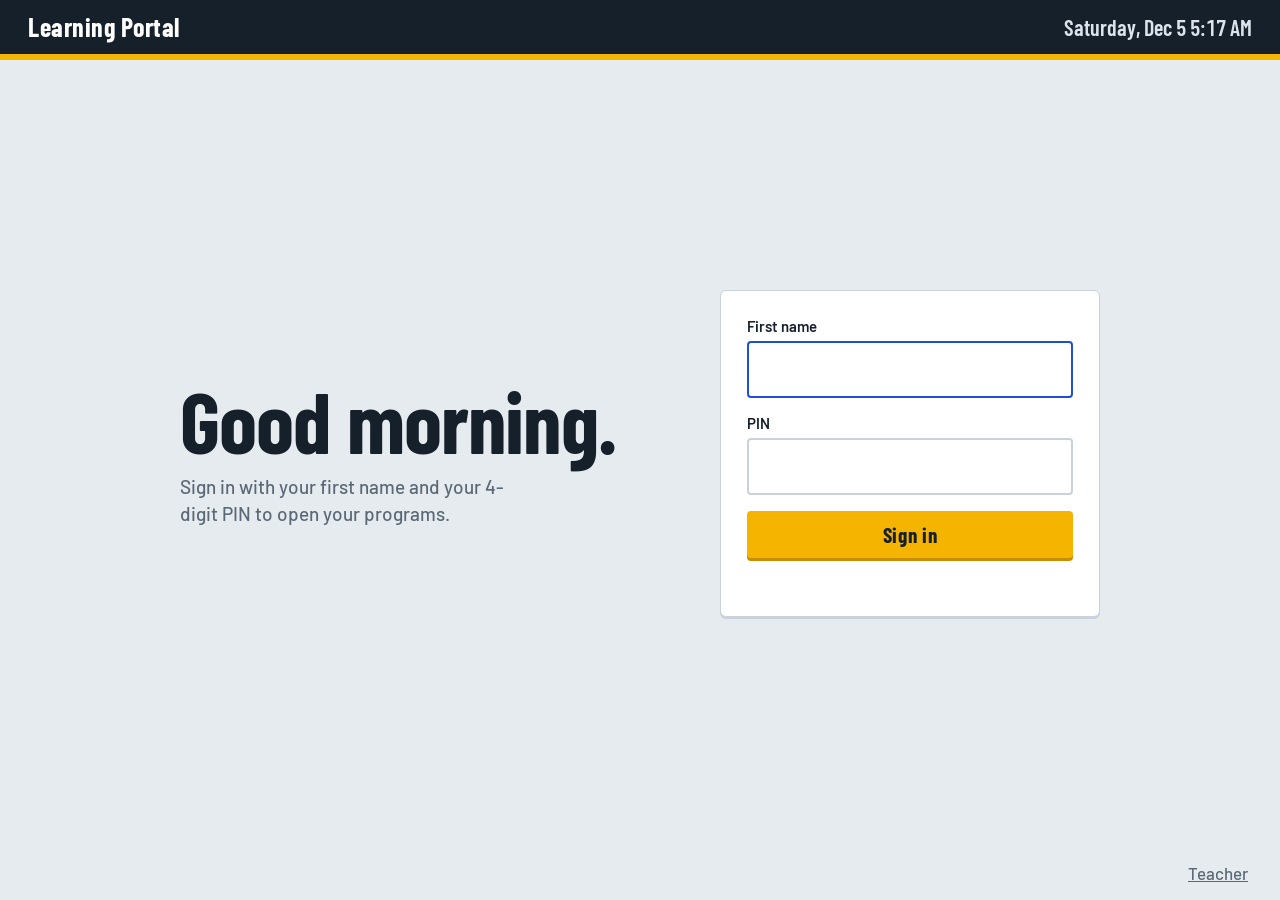
<file: index (1).html>
<!DOCTYPE html>
<html lang="en">
<head>
<meta charset="utf-8">
<meta name="viewport" content="width=device-width, initial-scale=1">
<title>Learning Portal</title>
<link rel="preconnect" href="https://fonts.googleapis.com">
<link rel="preconnect" href="https://fonts.gstatic.com" crossorigin>
<link href="https://fonts.googleapis.com/css2?family=Barlow+Condensed:wght@500;600;700&family=Barlow:wght@400;500;600&display=swap" rel="stylesheet">
<style>
/* ===== SETTINGS: the only lines you might ever change ===== */
/* (Your Supabase address and key are in the script near the bottom.) */

:root{
  --steel:#E6EBF0; --panel:#FFFFFF; --ink:#16202A; --muted:#5B6976;
  --line:#C9D2DB; --signal:#F4B400; --signal-dark:#C98F00; --blue:#1F4FD8;
  --bad:#B42318; --good:#0F7B4A;
  --cond:"Barlow Condensed","Arial Narrow",Arial,sans-serif;
  --body:"Barlow",Arial,Helvetica,sans-serif;
}
*{box-sizing:border-box}
html,body{height:100%;margin:0}
body{background:var(--steel);color:var(--ink);font:500 17px/1.45 var(--body);}
button,input{font:inherit;color:inherit}
:focus-visible{outline:3px solid var(--blue);outline-offset:2px}
.hidden{display:none !important}

/* ---- layout ---- */
.screen{min-height:100%;display:flex;flex-direction:column}
.topbar{display:flex;align-items:center;justify-content:space-between;
  padding:14px 28px;background:var(--ink);color:#fff;border-bottom:6px solid var(--signal)}
.brand{font:700 26px/1 var(--cond);letter-spacing:.02em}
.clock{font:600 22px/1 var(--cond);color:#DCE3EA;font-variant-numeric:tabular-nums}
main{flex:1;display:flex;align-items:center;justify-content:center;padding:24px}

/* ---- sign in ---- */
.signin{display:grid;grid-template-columns:1fr 380px;gap:48px;align-items:center;
  width:100%;max-width:920px}
.hello h1{font:700 clamp(46px,7vw,86px)/.92 var(--cond);margin:0 0 14px;letter-spacing:-.01em}
.hello p{margin:0;color:var(--muted);font-size:19px;max-width:30ch}
.card{background:var(--panel);border:1px solid var(--line);border-radius:6px;padding:26px 26px 22px;
  box-shadow:0 2px 0 var(--line)}
label{display:block;font:600 15px/1.2 var(--body);margin:0 0 6px}
.field{margin-bottom:16px}
input[type=text],input[type=password],input[type=url],input[type=number]{
  width:100%;padding:12px 14px;border:2px solid var(--line);border-radius:4px;background:#fff;font-size:20px}
input:focus{border-color:var(--blue);outline:none}
.pin{letter-spacing:.5em;font-variant-numeric:tabular-nums}
.btn{display:inline-flex;align-items:center;justify-content:center;gap:8px;border:0;border-radius:4px;
  padding:13px 22px;font:700 21px/1 var(--cond);letter-spacing:.03em;cursor:pointer;
  background:var(--signal);color:var(--ink);box-shadow:0 3px 0 var(--signal-dark)}
.btn:active{transform:translateY(2px);box-shadow:0 1px 0 var(--signal-dark)}
.btn[disabled]{opacity:.55;cursor:wait}
.btn.wide{width:100%}
.btn.plain{background:#fff;border:2px solid var(--line);box-shadow:none;font-size:18px;padding:10px 16px}
.btn.small{font-size:16px;padding:8px 12px}
.btn.danger{background:#fff;border:2px solid #E7B4AE;color:var(--bad);box-shadow:none}
.msg{min-height:24px;margin:12px 0 0;font-weight:600}
.msg.bad{color:var(--bad)} .msg.good{color:var(--good)}
.linkbtn{background:none;border:0;color:var(--muted);text-decoration:underline;cursor:pointer;padding:4px}
.foot{padding:10px 28px;display:flex;justify-content:flex-end}

/* ---- program choice ---- */
.choose{width:100%;max-width:980px}
.choose h1{font:700 clamp(40px,6vw,68px)/.95 var(--cond);margin:0 0 6px}
.choose .sub{color:var(--muted);margin:0 0 26px;font-size:19px}
.tiles{display:grid;grid-template-columns:repeat(auto-fill,minmax(210px,1fr));gap:16px}
.tile{display:flex;flex-direction:column;align-items:flex-start;gap:14px;text-align:left;
  background:var(--panel);border:2px solid var(--line);border-left:10px solid var(--signal);border-radius:4px;
  padding:20px;cursor:pointer;min-height:132px;text-decoration:none;color:var(--ink)}
.tile:hover{border-color:var(--ink);border-left-color:var(--signal)}
.tile .ic{font-size:36px;line-height:1}
.tile .nm{font:700 27px/1.05 var(--cond)}
.row{display:flex;gap:12px;align-items:center;flex-wrap:wrap}
.going{text-align:center}
.going h1{font:700 clamp(40px,6vw,72px)/1 var(--cond);margin:0 0 10px}
.going .ic{font-size:64px}

/* ---- teacher ---- */
.teacher{width:100%;max-width:1000px;align-self:flex-start}
.tabs{display:flex;gap:4px;border-bottom:3px solid var(--ink);margin:0 0 20px}
.tab{background:none;border:0;padding:10px 18px;font:700 21px/1 var(--cond);cursor:pointer;color:var(--muted);
  border-radius:4px 4px 0 0}
.tab[aria-selected=true]{background:var(--ink);color:#fff}
.tbl{width:100%;border-collapse:collapse;background:var(--panel);border:1px solid var(--line)}
.tbl th,.tbl td{text-align:left;padding:10px 12px;border-bottom:1px solid var(--line);vertical-align:middle}
.tbl th{font:600 15px/1.2 var(--body);color:var(--muted);background:#F4F6F8}
.tbl td.act{white-space:nowrap;text-align:right}
.url{color:var(--muted);font-size:15px;word-break:break-all}
.tag{display:inline-block;background:#FDECEA;color:var(--bad);font-size:13px;font-weight:600;padding:2px 8px;border-radius:10px}
.form{background:var(--panel);border:1px solid var(--line);border-left:6px solid var(--signal);padding:18px;margin-top:18px;border-radius:4px}
.form h3{font:700 24px/1 var(--cond);margin:0 0 14px}
.grid2{display:grid;grid-template-columns:90px 1fr 1.5fr 90px;gap:12px}
.grid3{display:grid;grid-template-columns:1fr 160px;gap:12px}
.checks{display:flex;flex-wrap:wrap;gap:8px 18px;margin:4px 0 14px}
.checks label{display:flex;gap:8px;align-items:center;font-weight:500;margin:0;cursor:pointer}
.checks input{width:20px;height:20px}
.empty{padding:18px;background:var(--panel);border:1px dashed var(--line);color:var(--muted)}
.hint{color:var(--muted);font-size:15px;margin:4px 0 0}
.scroll{overflow-x:auto}

@media (max-width:760px){
  .signin{grid-template-columns:1fr;gap:20px}
  .hello h1{font-size:48px}
  .grid2,.grid3{grid-template-columns:1fr}
  .topbar{padding:12px 16px}
}
@media (prefers-reduced-motion:no-preference){
  .going .ic{animation:pulse 1s ease-in-out infinite alternate}
  @keyframes pulse{to{transform:translateY(-6px)}}
}
</style>
</head>
<body>

<div class="screen">
  <header class="topbar">
    <div class="brand" id="brand">Learning Portal</div>
    <div class="clock" id="clock"></div>
  </header>

  <main>
    <!-- STUDENT SIGN IN -->
    <section id="sSignin" class="signin">
      <div class="hello">
        <h1 id="greet">Good morning.</h1>
        <p>Sign in with your first name and your 4-digit PIN to open your programs.</p>
      </div>
      <form class="card" id="signinForm" autocomplete="off">
        <div class="field">
          <label for="sName">First name</label>
          <input type="text" id="sName" autocomplete="off" autocapitalize="words" spellcheck="false" required>
        </div>
        <div class="field">
          <label for="sPin">PIN</label>
          <input type="password" id="sPin" class="pin" inputmode="numeric" maxlength="4" autocomplete="off" required>
        </div>
        <button class="btn wide" id="signinBtn" type="submit">Sign in</button>
        <p class="msg bad" id="signinMsg" role="alert"></p>
      </form>
    </section>

    <!-- PROGRAM CHOICE -->
    <section id="sChoose" class="choose hidden">
      <h1 id="chooseTitle"></h1>
      <p class="sub">Pick a program.</p>
      <div class="tiles" id="tiles"></div>
      <div class="row" style="margin-top:24px">
        <button class="btn plain" id="signoutBtn" type="button">Not you? Sign out</button>
      </div>
    </section>

    <!-- OPENING ONE PROGRAM -->
    <section id="sGoing" class="going hidden">
      <div class="ic" id="goingIc"></div>
      <h1 id="goingTitle"></h1>
      <p class="sub" id="goingSub" style="color:var(--muted)"></p>
    </section>

    <!-- TEACHER SIGN IN -->
    <section id="sTeacherIn" class="signin hidden">
      <div class="hello">
        <h1 id="tTitle">Teacher</h1>
        <p id="tIntro">Enter the teacher password to manage programs and students.</p>
      </div>
      <form class="card" id="teacherForm" autocomplete="off">
        <div class="field">
          <label for="tPass">Teacher password</label>
          <input type="password" id="tPass" autocomplete="off" required>
        </div>
        <div class="field hidden" id="tPass2Wrap">
          <label for="tPass2">Type it again</label>
          <input type="password" id="tPass2" autocomplete="off">
        </div>
        <button class="btn wide" id="teacherBtn" type="submit">Continue</button>
        <p class="msg bad" id="teacherMsg" role="alert"></p>
        <button class="linkbtn" type="button" data-go="student">Back to student sign-in</button>
      </form>
    </section>

    <!-- TEACHER AREA -->
    <section id="sTeacher" class="teacher hidden">
      <div class="row" style="justify-content:space-between;margin-bottom:14px">
        <h1 style="font:700 44px/1 var(--cond);margin:0">Portal setup</h1>
        <div class="row">
          <button class="btn plain small" id="changePassBtn" type="button">Change teacher password</button>
          <button class="btn plain small" type="button" data-go="student">Leave teacher mode</button>
        </div>
      </div>
      <div class="tabs" role="tablist">
        <button class="tab" role="tab" data-tab="students" aria-selected="true">Students</button>
        <button class="tab" role="tab" data-tab="programs" aria-selected="false">Programs</button>
        <button class="tab" role="tab" data-tab="log" aria-selected="false">Sign-ins</button>
      </div>
      <p class="msg" id="adminMsg" role="status"></p>

      <!-- Students tab -->
      <div id="tabStudents">
        <div id="studentList"></div>
        <form class="form" id="studentForm" autocomplete="off">
          <h3 id="studentFormTitle">Add a student</h3>
          <div class="grid3">
            <div class="field"><label for="fsName">First name</label>
              <input type="text" id="fsName" autocomplete="off" required>
              <p class="hint">Two boys with the same name? Add a last initial, like Moshe K.</p></div>
            <div class="field"><label for="fsPin">4-digit PIN</label>
              <input type="text" id="fsPin" class="pin" inputmode="numeric" maxlength="4" autocomplete="off">
              <p class="hint" id="fsPinHint">Required.</p></div>
          </div>
          <label>Programs he can open</label>
          <div class="checks" id="fsChecks"></div>
          <div class="row">
            <button class="btn" type="submit" id="fsSave">Save student</button>
            <button class="btn plain" type="button" id="fsCancel">Clear</button>
          </div>
        </form>
      </div>

      <!-- Programs tab -->
      <div id="tabPrograms" class="hidden">
        <div id="programList"></div>
        <form class="form" id="programForm" autocomplete="off">
          <h3 id="programFormTitle">Add a program</h3>
          <div class="grid2">
            <div class="field"><label for="fpIcon">Icon</label>
              <input type="text" id="fpIcon" maxlength="4" placeholder="📘"></div>
            <div class="field"><label for="fpName">Name</label>
              <input type="text" id="fpName" required placeholder="The Workshop"></div>
            <div class="field"><label for="fpUrl">Link</label>
              <input type="text" id="fpUrl" required placeholder="https://lockandload123.netlify.app/"></div>
            <div class="field"><label for="fpSort">Order</label>
              <input type="number" id="fpSort" value="0"></div>
          </div>
          <p class="hint" style="margin:-6px 0 14px">Copy the link from the address bar while the program is open, and paste it here.</p>
          <div class="row">
            <button class="btn" type="submit" id="fpSave">Save program</button>
            <button class="btn plain" type="button" id="fpCancel">Clear</button>
          </div>
        </form>
      </div>

      <!-- Log tab -->
      <div id="tabLog" class="hidden"><div id="logList"></div></div>
    </section>
  </main>

  <div class="foot" id="foot"><button class="linkbtn" type="button" data-go="teacher">Teacher</button></div>
</div>

<script>
/* ===== YOUR SUPABASE PROJECT (SCHOOL) ===== */
var SUPABASE_URL = "https://belathxxgwayxdmiqvpd.supabase.co";
var SUPABASE_KEY = "sb_publishable_Kxuxi919RbsmEk-p8iNt-w_zm6BsRI9";
var IDLE_SECONDS = 90;   // the program list signs out by itself after this long

/* ---------- helpers ---------- */
function $(id){ return document.getElementById(id); }
function esc(s){ return String(s == null ? "" : s).replace(/[&<>"']/g, function(c){
  return {"&":"&amp;","<":"&lt;",">":"&gt;",'"':"&quot;","'":"&#39;"}[c]; }); }
function fixUrl(u){ u = (u || "").trim(); if (u && !/^https?:\/\//i.test(u)) u = "https://" + u; return u; }

async function rpc(fn, args){
  var r;
  try {
    r = await fetch(SUPABASE_URL + "/rest/v1/rpc/" + fn, {
      method: "POST",
      headers: { "Content-Type": "application/json", "apikey": SUPABASE_KEY,
                 "Authorization": "Bearer " + SUPABASE_KEY },
      body: JSON.stringify(args || {})
    });
  } catch (e) {
    throw new Error("No internet connection. Check the Wi-Fi and try again.");
  }
  var text = await r.text(), data = null;
  try { data = text ? JSON.parse(text) : null; } catch (e) {}
  if (!r.ok) {
    var m = (data && (data.message || data.hint)) || ("Server error " + r.status);
    if (/could not find the function|schema cache/i.test(m))
      m = "The portal isn't set up in Supabase yet. Run portal_setup.sql first.";
    throw new Error(m);
  }
  return data;
}

var screens = ["sSignin","sChoose","sGoing","sTeacherIn","sTeacher"];
function show(id){
  screens.forEach(function(s){ $(s).classList.toggle("hidden", s !== id); });
  $("foot").classList.toggle("hidden", id !== "sSignin");
}

/* ---------- clock & greeting ---------- */
function tick(){
  var d = new Date(), h = d.getHours();
  $("clock").textContent = d.toLocaleDateString(undefined,{weekday:"long",month:"short",day:"numeric"}) +
    "   " + d.toLocaleTimeString(undefined,{hour:"numeric",minute:"2-digit"});
  $("greet").textContent = h < 12 ? "Good morning." : h < 17 ? "Good afternoon." : "Good evening.";
}
tick(); setInterval(tick, 15000);

/* ---------- student flow ---------- */
var idleTimer = null;
function resetIdle(){
  clearTimeout(idleTimer);
  if (!$("sChoose").classList.contains("hidden")) idleTimer = setTimeout(signOut, IDLE_SECONDS * 1000);
}
["click","keydown","mousemove","touchstart"].forEach(function(ev){ document.addEventListener(ev, resetIdle, {passive:true}); });

function signOut(){
  clearTimeout(idleTimer);
  $("tiles").innerHTML = "";
  $("sName").value = ""; $("sPin").value = ""; $("signinMsg").textContent = "";
  show("sSignin"); $("sName").focus();
}
$("signoutBtn").onclick = signOut;

$("sPin").addEventListener("input", function(){ this.value = this.value.replace(/\D/g,"").slice(0,4); });

$("signinForm").addEventListener("submit", async function(e){
  e.preventDefault();
  var name = $("sName").value.trim(), pin = $("sPin").value.trim(), msg = $("signinMsg");
  msg.textContent = "";
  if (!name) { msg.textContent = "Type your first name."; return; }
  if (!/^\d{4}$/.test(pin)) { msg.textContent = "Your PIN is 4 numbers."; return; }
  $("signinBtn").disabled = true;
  try {
    var res = await rpc("portal_login", { p_name: name, p_pin: pin });
    if (!res || !res.ok) {
      var err = res && res.error;
      msg.textContent = err === "name" ? "That name isn't on the list. Check the spelling or ask your teacher."
                      : err === "locked" ? "Too many wrong PINs. Wait 5 minutes, or ask your teacher to reset it."
                      : "That PIN doesn't match. Try again.";
      $("sPin").value = ""; $("sPin").focus();
      return;
    }
    openFor(res);
  } catch (err) {
    msg.textContent = err.message;
  } finally {
    $("signinBtn").disabled = false;
  }
});

function openFor(res){
  var progs = res.programs || [];
  if (progs.length === 0) {
    $("signinMsg").textContent = "No programs are set up for you yet. Ask your teacher.";
    return;
  }
  if (progs.length === 1) {
    var p = progs[0];
    $("goingIc").textContent = p.icon || "📘";
    $("goingTitle").textContent = "Opening " + p.name;
    $("goingSub").textContent = "Hi " + res.name + ". One moment.";
    show("sGoing");
    setTimeout(function(){ location.href = fixUrl(p.url); }, 900);
    return;
  }
  $("chooseTitle").textContent = "Hi, " + res.name + ".";
  $("tiles").innerHTML = progs.map(function(p){
    return '<a class="tile" href="' + esc(fixUrl(p.url)) + '"><span class="ic">' + esc(p.icon || "📘") +
           '</span><span class="nm">' + esc(p.name) + '</span></a>';
  }).join("");
  show("sChoose"); resetIdle();
  var first = document.querySelector(".tile"); if (first) first.focus();
}

/* ---------- teacher sign in ---------- */
var adminPass = null, adminIsNew = false, changingPass = false, data = {programs:[],students:[],log:[]};

document.addEventListener("click", function(e){
  var g = e.target.closest("[data-go]"); if (!g) return;
  if (g.dataset.go === "teacher") openTeacher(false);
  else { adminPass = null; location.hash = ""; signOut(); }
});

async function openTeacher(change){
  changingPass = change;
  $("tPass").value = ""; $("tPass2").value = ""; $("teacherMsg").textContent = "";
  show("sTeacherIn");
  if (change) {
    adminIsNew = false;
    $("tTitle").textContent = "New password";
    $("tIntro").textContent = "Choose a new teacher password, at least 6 characters.";
    $("tPass2Wrap").classList.remove("hidden");
    $("teacherBtn").textContent = "Save new password";
    $("tPass").focus(); return;
  }
  $("tTitle").textContent = "Teacher";
  $("tIntro").textContent = "Checking setup…";
  $("tPass2Wrap").classList.add("hidden");
  $("teacherBtn").textContent = "Continue";
  try {
    var st = await rpc("portal_status");
    adminIsNew = !st.admin_set;
  } catch (err) { $("tIntro").textContent = ""; $("teacherMsg").textContent = err.message; return; }
  if (adminIsNew) {
    $("tTitle").textContent = "First-time setup";
    $("tIntro").textContent = "Create a teacher password, at least 6 characters. You'll use it to add programs and students. Keep it private.";
    $("tPass2Wrap").classList.remove("hidden");
    $("teacherBtn").textContent = "Create password";
  } else {
    $("tIntro").textContent = "Enter the teacher password to manage programs and students.";
  }
  $("tPass").focus();
}
$("changePassBtn").onclick = function(){ openTeacher(true); };

$("teacherForm").addEventListener("submit", async function(e){
  e.preventDefault();
  var p = $("tPass").value, p2 = $("tPass2").value, msg = $("teacherMsg");
  msg.textContent = "";
  $("teacherBtn").disabled = true;
  try {
    if (adminIsNew || changingPass) {
      if (p.length < 6) throw new Error("Use at least 6 characters.");
      if (p !== p2) throw new Error("The two passwords don't match.");
      await rpc("portal_set_admin", { p_new: p, p_old: changingPass ? adminPass : null });
      adminPass = p; changingPass = false;
    } else {
      var ok = await rpc("portal_admin_check", { p_pass: p });
      if (!ok) throw new Error("That password is wrong.");
      adminPass = p;
    }
    await loadAdmin();
    show("sTeacher");
  } catch (err) { msg.textContent = err.message; }
  finally { $("teacherBtn").disabled = false; }
});

/* ---------- teacher area ---------- */
function say(text, good){ var m = $("adminMsg"); m.textContent = text; m.className = "msg " + (good ? "good" : "bad"); }

async function loadAdmin(){
  data = await rpc("portal_admin_data", { p_pass: adminPass });
  renderStudents(); renderPrograms(); renderLog();
}

document.querySelectorAll(".tab").forEach(function(t){
  t.onclick = function(){
    document.querySelectorAll(".tab").forEach(function(x){ x.setAttribute("aria-selected", x === t); });
    $("tabStudents").classList.toggle("hidden", t.dataset.tab !== "students");
    $("tabPrograms").classList.toggle("hidden", t.dataset.tab !== "programs");
    $("tabLog").classList.toggle("hidden", t.dataset.tab !== "log");
    say("");
  };
});

function progName(id){ var p = data.programs.find(function(x){ return x.id === id; }); return p ? (p.icon + " " + p.name) : null; }

function renderStudents(){
  var el = $("studentList");
  if (!data.students.length) {
    el.innerHTML = '<div class="empty">No students yet. Add programs first, then add each boy below with a PIN.</div>';
  } else {
    el.innerHTML = '<div class="scroll"><table class="tbl"><thead><tr><th>Name</th><th>Programs</th><th></th></tr></thead><tbody>' +
      data.students.map(function(s){
        var names = (s.programs || []).map(progName).filter(Boolean);
        return '<tr><td><strong>' + esc(s.name) + '</strong> ' + (s.locked ? '<span class="tag">Locked</span>' : '') + '</td>' +
          '<td>' + (names.length ? esc(names.join(", ")) : '<span style="color:var(--muted)">None</span>') + '</td>' +
          '<td class="act"><button class="btn plain small" data-edit-s="' + s.id + '">Edit</button> ' +
          '<button class="btn danger small" data-del-s="' + s.id + '">Remove</button></td></tr>';
      }).join("") + '</tbody></table></div>';
  }
  renderChecks([]);
}

function renderChecks(selected){
  var box = $("fsChecks");
  if (!data.programs.length) { box.innerHTML = '<span class="hint">Add programs in the Programs tab first.</span>'; return; }
  box.innerHTML = data.programs.map(function(p){
    return '<label><input type="checkbox" value="' + p.id + '"' + (selected.indexOf(p.id) >= 0 ? " checked" : "") +
           '> ' + esc(p.icon + " " + p.name) + '</label>';
  }).join("");
}

var editingStudent = null;
function clearStudentForm(){
  editingStudent = null;
  $("studentFormTitle").textContent = "Add a student";
  $("fsName").value = ""; $("fsPin").value = "";
  $("fsPinHint").textContent = "Required.";
  renderChecks([]);
}
$("fsCancel").onclick = clearStudentForm;
$("fsPin").addEventListener("input", function(){ this.value = this.value.replace(/\D/g,"").slice(0,4); });

$("studentList").addEventListener("click", async function(e){
  var ed = e.target.closest("[data-edit-s]"), del = e.target.closest("[data-del-s]");
  if (ed) {
    var s = data.students.find(function(x){ return x.id === ed.dataset.editS; });
    editingStudent = s.id;
    $("studentFormTitle").textContent = "Edit " + s.name;
    $("fsName").value = s.name; $("fsPin").value = "";
    $("fsPinHint").textContent = "Leave blank to keep his PIN. Saving also unlocks him.";
    renderChecks(s.programs || []);
    $("fsName").focus();
  }
  if (del) {
    var s2 = data.students.find(function(x){ return x.id === del.dataset.delS; });
    if (!confirm("Remove " + s2.name + " from the portal? His progress inside each program is not affected.")) return;
    try { await rpc("portal_delete_student", { p_pass: adminPass, p_id: s2.id }); await loadAdmin(); clearStudentForm(); say(s2.name + " removed.", true); }
    catch (err) { say(err.message); }
  }
});

$("studentForm").addEventListener("submit", async function(e){
  e.preventDefault();
  var pin = $("fsPin").value.trim();
  if (pin && !/^\d{4}$/.test(pin)) { say("The PIN must be exactly 4 digits."); return; }
  var progs = Array.prototype.map.call($("fsChecks").querySelectorAll("input:checked"), function(c){ return c.value; });
  $("fsSave").disabled = true;
  try {
    await rpc("portal_save_student", { p_pass: adminPass, p_id: editingStudent, p_name: $("fsName").value,
                                       p_pin: pin || null, p_programs: progs });
    var nm = $("fsName").value.trim();
    await loadAdmin(); clearStudentForm(); say(nm + " saved.", true); $("fsName").focus();
  } catch (err) { say(err.message); }
  finally { $("fsSave").disabled = false; }
});

function renderPrograms(){
  var el = $("programList");
  if (!data.programs.length) {
    el.innerHTML = '<div class="empty">No programs yet. Add each program below with its link.</div>';
    return;
  }
  el.innerHTML = '<div class="scroll"><table class="tbl"><thead><tr><th>Program</th><th>Link</th><th>Order</th><th></th></tr></thead><tbody>' +
    data.programs.map(function(p){
      return '<tr><td><strong>' + esc(p.icon + " " + p.name) + '</strong></td>' +
        '<td class="url"><a href="' + esc(fixUrl(p.url)) + '" target="_blank" rel="noopener">' + esc(p.url) + '</a></td>' +
        '<td>' + esc(p.sort) + '</td>' +
        '<td class="act"><button class="btn plain small" data-edit-p="' + p.id + '">Edit</button> ' +
        '<button class="btn danger small" data-del-p="' + p.id + '">Remove</button></td></tr>';
    }).join("") + '</tbody></table></div>';
}

var editingProgram = null;
function clearProgramForm(){
  editingProgram = null;
  $("programFormTitle").textContent = "Add a program";
  $("fpIcon").value = ""; $("fpName").value = ""; $("fpUrl").value = ""; $("fpSort").value = data.programs.length + 1;
}
$("fpCancel").onclick = clearProgramForm;

$("programList").addEventListener("click", async function(e){
  var ed = e.target.closest("[data-edit-p]"), del = e.target.closest("[data-del-p]");
  if (ed) {
    var p = data.programs.find(function(x){ return x.id === ed.dataset.editP; });
    editingProgram = p.id;
    $("programFormTitle").textContent = "Edit " + p.name;
    $("fpIcon").value = p.icon; $("fpName").value = p.name; $("fpUrl").value = p.url; $("fpSort").value = p.sort;
    $("fpName").focus();
  }
  if (del) {
    var p2 = data.programs.find(function(x){ return x.id === del.dataset.delP; });
    if (!confirm("Remove " + p2.name + " from the portal? Students will no longer see it here. The program itself is not deleted.")) return;
    try { await rpc("portal_delete_program", { p_pass: adminPass, p_id: p2.id }); await loadAdmin(); clearProgramForm(); say(p2.name + " removed.", true); }
    catch (err) { say(err.message); }
  }
});

$("programForm").addEventListener("submit", async function(e){
  e.preventDefault();
  var url = fixUrl($("fpUrl").value);
  $("fpSave").disabled = true;
  try {
    await rpc("portal_save_program", { p_pass: adminPass, p_id: editingProgram, p_name: $("fpName").value,
      p_url: url, p_icon: $("fpIcon").value, p_sort: parseInt($("fpSort").value, 10) || 0 });
    var nm = $("fpName").value.trim();
    await loadAdmin(); clearProgramForm(); say(nm + " saved.", true); $("fpName").focus();
  } catch (err) { say(err.message); }
  finally { $("fpSave").disabled = false; }
});

function renderLog(){
  var el = $("logList");
  if (!data.log.length) { el.innerHTML = '<div class="empty">No one has signed in through the portal yet.</div>'; return; }
  el.innerHTML = '<p class="hint" style="margin:0 0 10px">The last 300 portal sign-ins. What each boy does inside a program shows on that program\'s own dashboard.</p>' +
    '<div class="scroll"><table class="tbl"><thead><tr><th>When</th><th>Student</th></tr></thead><tbody>' +
    data.log.map(function(l){
      var d = new Date(l.at);
      return '<tr><td>' + esc(d.toLocaleDateString(undefined,{weekday:"short",month:"short",day:"numeric"}) + ", " +
        d.toLocaleTimeString(undefined,{hour:"numeric",minute:"2-digit"})) + '</td><td>' + esc(l.name) + '</td></tr>';
    }).join("") + '</tbody></table></div>';
}

/* ---------- start ---------- */
if (location.hash === "#teacher") openTeacher(false); else { show("sSignin"); $("sName").focus(); }
</script>
</body>
</html>
</file>
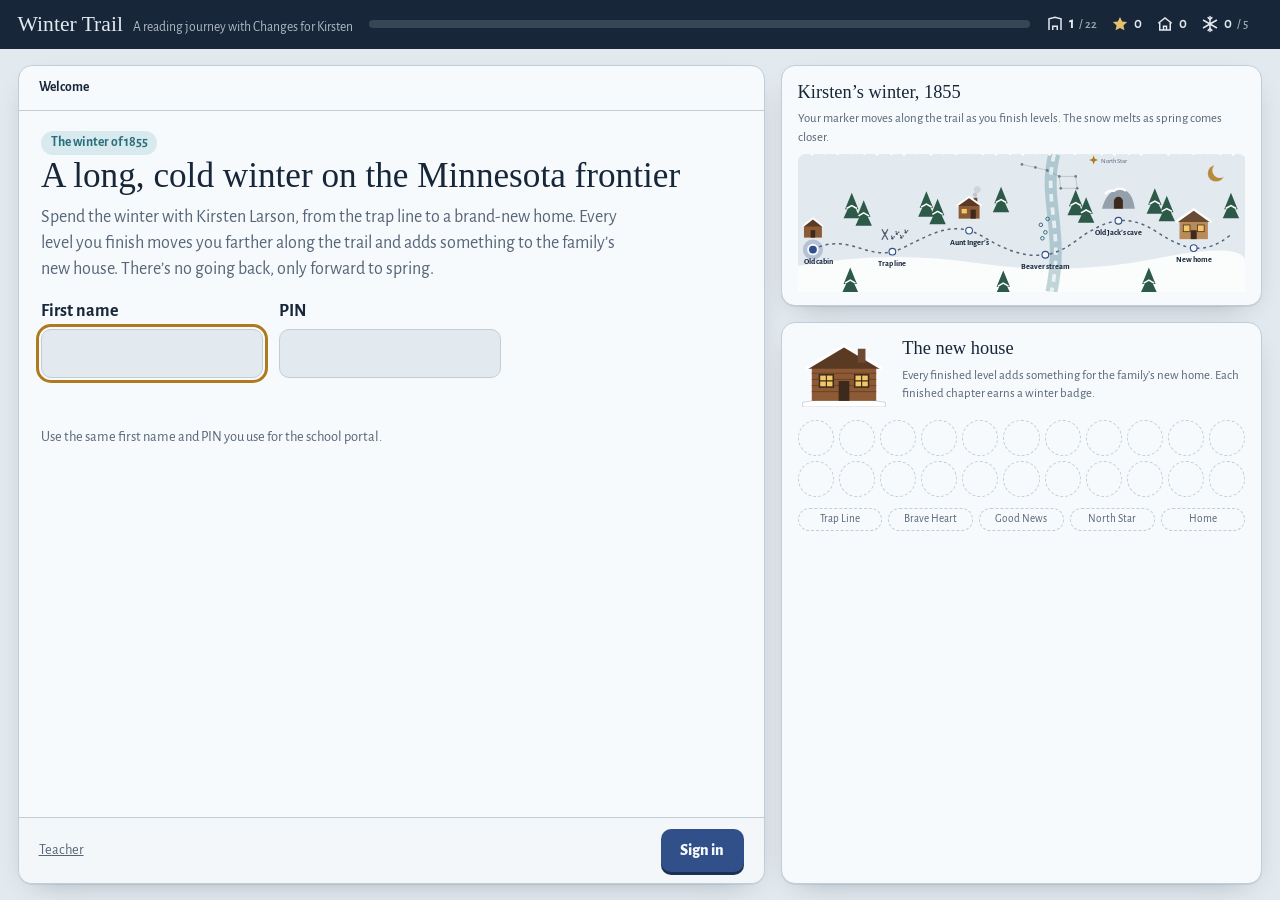
<file: winter.html>
<!DOCTYPE html>
<html lang="en">
<head>
<meta charset="utf-8">
<meta name="viewport" content="width=device-width, initial-scale=1, viewport-fit=cover">
<title>Winter Trail — A Reading Journey</title>
<link rel="preconnect" href="https://fonts.googleapis.com">
<link rel="preconnect" href="https://fonts.gstatic.com" crossorigin>
<link href="https://fonts.googleapis.com/css2?family=IM+Fell+English:ital@0;1&family=Alegreya+Sans:wght@400;500;700;800&display=swap" rel="stylesheet">
<style>
:root{
  --paper:#E2E9EF; --sheet:#F7FAFC; --ink:#172638; --muted:#566578; --line:#C2CDD7;
  --berry:#31508A; --berry-soft:#DFE6F3; --ochre:#B07A1C; --ochre-soft:#F5E9CF;
  --pine:#2D5A48; --pine-soft:#DAE8E1; --sea:#2B6F7E; --sea-soft:#D8EAEE;
  --miss:#A8323E; --miss-soft:#F5DEE1; --snow:#FFFFFF;
  --shadow:0 1px 0 rgba(23,38,56,.08), 0 10px 30px -18px rgba(23,38,56,.45);
  color-scheme:light;
  box-sizing:border-box;
  padding-top:env(safe-area-inset-top,0px); padding-bottom:env(safe-area-inset-bottom,0px);
}
@media (prefers-color-scheme:dark){
  :root:not([data-theme="light"]){
    --paper:#0F1722; --sheet:#182333; --ink:#E6ECF3; --muted:#9AA8BA; --line:#2C3A4F;
    --berry:#8FAAE3; --berry-soft:#1F2B45; --ochre:#E2B65C; --ochre-soft:#3A3020;
    --pine:#82B9A6; --pine-soft:#1C3330; --sea:#7DC0CC; --sea-soft:#183139;
    --miss:#E46A7E; --miss-soft:#3A1E27; --snow:#C9D6E6;
    --shadow:0 10px 30px -18px rgba(0,0,0,.8); color-scheme:dark;
  }
}
:root[data-theme="dark"]{
  --paper:#0F1722; --sheet:#182333; --ink:#E6ECF3; --muted:#9AA8BA; --line:#2C3A4F;
  --berry:#8FAAE3; --berry-soft:#1F2B45; --ochre:#E2B65C; --ochre-soft:#3A3020;
  --pine:#82B9A6; --pine-soft:#1C3330; --sea:#7DC0CC; --sea-soft:#183139;
  --miss:#E46A7E; --miss-soft:#3A1E27; --snow:#C9D6E6;
  --shadow:0 10px 30px -18px rgba(0,0,0,.8); color-scheme:dark;
}
*,*::before,*::after{box-sizing:inherit}
html{scroll-padding-top:env(safe-area-inset-top,0px)}
html,body{height:100%;margin:0}
body{background:var(--paper);color:var(--ink);font-family:"Alegreya Sans",system-ui,"Segoe UI",sans-serif;font-size:clamp(15px,1.15vw + 6px,18px);line-height:1.45;overflow:hidden}
.serif{font-family:"IM Fell English",Georgia,"Times New Roman",serif}
button{font:inherit;color:inherit;cursor:pointer}
button:focus-visible,textarea:focus-visible,input:focus-visible{outline:3px solid var(--ochre);outline-offset:2px}
#app{height:100%;display:grid;grid-template-rows:auto 1fr;min-height:0}

/* HUD */
.hud{position:relative;display:flex;align-items:center;gap:1rem;padding:.55rem 1.1rem;background:var(--ink);color:var(--paper)}
.brand{display:flex;align-items:baseline;gap:.6rem;min-width:0}
.brand h1{font-family:"IM Fell English",Georgia,serif;font-weight:400;font-size:1.35rem;margin:0;white-space:nowrap}
.brand span{font-size:.85rem;opacity:.75;white-space:nowrap}
.hud .strip{flex:1;height:8px;border-radius:4px;background:rgba(255,255,255,.14);position:relative;overflow:hidden;min-width:60px}
.hud .strip i{position:absolute;inset:0 auto 0 0;background:linear-gradient(90deg,var(--ochre),#E5C06E);border-radius:4px;transition:width 1.2s cubic-bezier(.3,.7,.2,1)}
.stats{display:flex;gap:.9rem;align-items:center}
.stat{display:flex;align-items:center;gap:.3rem;font-weight:700;font-size:.95rem;white-space:nowrap}
.stat svg{width:18px;height:18px}
.stat small{font-weight:500;opacity:.7;font-size:.78rem}
.hud-btn{background:transparent;border:1px solid rgba(255,255,255,.3);color:inherit;border-radius:999px;padding:.25rem .7rem;font-size:.82rem}
@media (prefers-color-scheme:dark){ :root:not([data-theme="light"]) .hud{background:#0A1019;color:var(--ink)} }
:root[data-theme="dark"] .hud{background:#0A1019;color:var(--ink)}

/* Stage */
.stage{display:grid;grid-template-columns:minmax(0,1.55fr) minmax(300px,1fr);gap:1rem;padding:1rem 1.1rem;min-height:0}
.panel{background:var(--sheet);border-radius:14px;box-shadow:var(--shadow);border:1px solid var(--line);display:flex;flex-direction:column;min-height:0;overflow:hidden}
.panel-head{display:flex;justify-content:space-between;align-items:center;gap:1rem;padding:.75rem 1.25rem;border-bottom:1px solid var(--line)}
.crumb{font-size:.85rem;color:var(--muted)}
.crumb b{color:var(--ink)}
.panel-body{flex:1;overflow:auto;padding:1.1rem 1.4rem;min-height:0}
.panel-foot{display:flex;justify-content:space-between;align-items:center;gap:1rem;padding:.7rem 1.25rem;border-top:1px solid var(--line);background:color-mix(in srgb,var(--sheet) 85%,var(--paper))}
.dots{display:flex;gap:5px;flex-wrap:wrap}
.dots i{width:9px;height:9px;border-radius:50%;background:var(--line)}
.dots i.on{background:var(--ochre)}
.dots i.now{background:var(--berry);transform:scale(1.25)}

.side{display:grid;grid-template-rows:auto 1fr;gap:1rem;min-height:0}
.card{background:var(--sheet);border-radius:14px;border:1px solid var(--line);box-shadow:var(--shadow);padding:.8rem 1rem}
.card h3{font-family:"IM Fell English",Georgia,serif;font-weight:400;font-size:1.15rem;margin:0 0 .3rem}
.card .sub{font-size:.8rem;color:var(--muted);margin:0 0 .4rem}
#map svg{width:100%;height:auto;display:block}
.trunk-card{display:flex;flex-direction:column;min-height:0}
.trunk-wrap{display:flex;gap:.8rem;align-items:center}
.trunk-wrap svg.trunk{width:92px;flex:none}
.slots{display:grid;grid-template-columns:repeat(11,1fr);gap:5px;margin-top:.6rem}
.slot{aspect-ratio:1;border-radius:50%;border:1.5px dashed var(--line);display:grid;place-items:center;position:relative}
.slot.got{border:none;background:radial-gradient(circle at 35% 30%,#F2D58E,var(--ochre) 70%);box-shadow:inset 0 -2px 0 rgba(0,0,0,.18)}
.slot svg{width:62%;height:62%;stroke:#3A2A08;fill:none;stroke-width:1.8;stroke-linecap:round;stroke-linejoin:round}
.slot.new{animation:drop .9s cubic-bezier(.3,1.4,.5,1)}
@keyframes drop{0%{transform:translateY(-40px) scale(1.6);opacity:0}100%{transform:none;opacity:1}}
.stamps{display:flex;gap:6px;margin-top:.7rem}
.stamp{flex:1;border:1.5px dashed var(--line);border-radius:999px;padding:.25rem .2rem;text-align:center;font-size:.7rem;color:var(--muted);line-height:1.15}
.stamp.got{border:2px solid var(--berry);color:var(--berry);font-weight:700;background:var(--berry-soft)}

/* Content */
h2.title{font-family:"IM Fell English",Georgia,serif;font-weight:400;font-size:clamp(1.5rem,2.2vw + .6rem,2.2rem);line-height:1.1;margin:.1rem 0 .5rem}
.lede{color:var(--muted);max-width:60ch;margin:0 0 1rem}
.kind{display:inline-flex;align-items:center;gap:.4rem;font-size:.85rem;font-weight:700;color:var(--pine);background:var(--pine-soft);padding:.15rem .6rem;border-radius:999px}
.kind.sea{color:var(--sea);background:var(--sea-soft)}
.kind.berry{color:var(--berry);background:var(--berry-soft)}
.kind.ochre{color:var(--ochre);background:var(--ochre-soft)}
.btn{background:var(--berry);color:var(--sheet);border:none;border-radius:10px;padding:.6rem 1.2rem;font-weight:800;font-size:1rem;box-shadow:0 3px 0 color-mix(in srgb,var(--berry) 60%,#000)}
.btn:active{transform:translateY(2px);box-shadow:0 1px 0 color-mix(in srgb,var(--berry) 60%,#000)}
.btn[disabled]{opacity:.4;cursor:not-allowed}
.btn.quiet{background:transparent;color:var(--ink);border:1.5px solid var(--line);box-shadow:none}
.read-aloud{display:inline-flex;align-items:center;gap:.35rem;background:var(--sea-soft);color:var(--sea);border:none;border-radius:999px;padding:.25rem .7rem;font-size:.85rem;font-weight:700}
.read-aloud svg{width:16px;height:16px}

.prose{max-width:62ch;font-size:1.06em;line-height:1.6}
.prose p{margin:0 0 .8rem}
.q{font-size:1.15em;font-weight:700;max-width:60ch;margin:.3rem 0 .9rem}
.choices{display:grid;gap:.55rem;max-width:62ch}
.choice{display:flex;gap:.75rem;align-items:center;text-align:left;background:var(--sheet);border:1.5px solid var(--line);border-radius:10px;padding:.6rem .8rem}
.choice:hover:not([disabled]){border-color:var(--sea);background:var(--sea-soft)}
.choice .ltr{flex:none;width:1.7rem;height:1.7rem;border-radius:50%;display:grid;place-items:center;background:var(--paper);font-weight:800;font-size:.85rem}
.choice.right{border-color:var(--pine);background:var(--pine-soft)}
.choice.right .ltr{background:var(--pine);color:var(--sheet)}
.choice.wrong{border-color:var(--miss);background:var(--miss-soft)}
.choice.wrong .ltr{background:var(--miss);color:#fff}
.choice[disabled]{cursor:default}
.why{margin-top:.9rem;max-width:62ch;padding:.7rem .9rem;border-left:4px solid var(--pine);background:var(--pine-soft);border-radius:0 8px 8px 0}
.why.miss{border-color:var(--miss);background:var(--miss-soft)}
.words{display:grid;grid-template-columns:repeat(auto-fill,minmax(210px,1fr));gap:.7rem}
.word{border:1px solid var(--line);border-radius:10px;padding:.7rem .85rem;background:var(--sheet)}
.word b{font-family:"IM Fell English",Georgia,serif;font-weight:400;font-size:1.35rem;color:var(--sea);display:block}
.word p{margin:.2rem 0 0;font-size:.93rem}
.word em{color:var(--muted);font-size:.88rem}
textarea{width:100%;max-width:62ch;min-height:7.5rem;border:1.5px solid var(--line);border-radius:10px;padding:.7rem;font:inherit;background:var(--paper);color:var(--ink);resize:vertical}
.count{font-size:.85rem;color:var(--muted);margin-top:.3rem}
.gate{display:flex;gap:1.2rem;align-items:center;max-width:62ch}
.gate svg{width:110px;flex:none}
.journey-list{display:grid;gap:.45rem;max-width:62ch;margin:1rem 0}
.jl{display:flex;align-items:center;gap:.7rem;padding:.5rem .75rem;border-radius:10px;border:1px solid var(--line)}
.jl.done{opacity:.6}
.jl.now{border:2px solid var(--berry);background:var(--berry-soft)}
.jl .n{width:1.7rem;height:1.7rem;border-radius:50%;display:grid;place-items:center;background:var(--paper);font-weight:800;font-size:.8rem;flex:none}
.jl.done .n{background:var(--pine);color:var(--sheet)}
.jl .st{margin-left:auto;font-size:.85rem;color:var(--ochre);font-weight:700;white-space:nowrap}
.medal{width:140px;height:140px;margin:0 auto;border-radius:50%;display:grid;place-items:center;background:radial-gradient(circle at 35% 30%,#F6DE9E,var(--ochre) 72%);box-shadow:inset 0 -6px 0 rgba(0,0,0,.18),0 12px 30px -10px rgba(176,127,34,.7);animation:medal 1.1s cubic-bezier(.3,1.5,.5,1)}
.medal svg{width:58%;height:58%;stroke:#3A2A08;fill:none;stroke-width:1.6;stroke-linecap:round;stroke-linejoin:round}
@keyframes medal{0%{transform:scale(.2) rotate(-200deg);opacity:0}100%{transform:none;opacity:1}}
.center{text-align:center}
.bigstars{display:flex;justify-content:center;gap:.4rem;margin:.6rem 0}
.bigstars svg{width:40px;height:40px}
.bigstars svg.off path{fill:var(--line)}
.bigstars svg.on{animation:pop .5s backwards}
.bigstars svg.on:nth-child(2){animation-delay:.25s}.bigstars svg.on:nth-child(3){animation-delay:.5s}
@keyframes pop{0%{transform:scale(0)}70%{transform:scale(1.3)}100%{transform:none}}
.namefield{font:inherit;font-size:1.2rem;padding:.6rem .8rem;border:1.5px solid var(--line);border-radius:10px;background:var(--paper);color:var(--ink);width:min(320px,100%)}
.note{font-size:.9rem;color:var(--muted);max-width:60ch}
.cert{border:3px double var(--ochre);border-radius:12px;padding:1.2rem 1.5rem;max-width:560px;margin:0 auto;text-align:center;background:var(--ochre-soft)}

.savestate{font-size:.78rem;opacity:.75;white-space:nowrap}
.savestate[data-s^="Not"]{color:#FFB4BF;opacity:1;font-weight:700}
.bad{color:var(--miss);font-weight:700;min-height:1.4em;margin:.6rem 0 0}
.linkbtn{background:none;border:0;color:var(--muted);text-decoration:underline;padding:0;font-size:.9rem}
.signin-grid{display:grid;grid-template-columns:1fr 1fr;gap:1rem;max-width:460px}
.signin-grid label{font-weight:700;display:block;margin-bottom:.3rem}
.signin-grid input{width:100%}
.pin{letter-spacing:.4em}
.tbl{width:100%;border-collapse:collapse;font-size:.88rem}
.tbl td,.tbl th{text-align:left;padding:.3rem .5rem;border-bottom:1px solid var(--line)}
.tools{display:flex;gap:.5rem;flex-wrap:wrap;align-items:center;margin-top:.6rem}
.tools select{font:inherit;padding:.35rem;border-radius:8px;border:1.5px solid var(--line);background:var(--paper);color:var(--ink)}
/* Teacher overlay */
.overlay{position:fixed;inset:0;background:rgba(10,16,25,.55);display:none;place-items:center;z-index:20;padding:1rem}
.overlay.show{display:grid}
.sheet{background:var(--sheet);color:var(--ink);border-radius:14px;width:min(900px,100%);max-height:90%;overflow:auto;padding:1.2rem 1.4rem}
.trow{border:1px solid var(--line);border-radius:10px;padding:.7rem .9rem;margin:.6rem 0}
.trow summary{cursor:pointer;display:flex;gap:1rem;align-items:center;flex-wrap:wrap}
.ans{font-size:.92rem;margin:.5rem 0;padding:.5rem .7rem;background:var(--paper);border-radius:8px}
.ans b{display:block;font-size:.8rem;color:var(--muted)}

@media (max-width:860px){
  .stage{grid-template-columns:1fr;padding:.6rem}
  .side{display:none}
  .brand span,.stat small{display:none}
}
@media (prefers-reduced-motion:reduce){*{animation:none!important;transition:none!important}}
</style>
</head>
<body>
<div id="app">
  <header class="hud">
    <div class="brand"><h1>Winter Trail</h1><span>A reading journey with Changes for Kirsten</span></div>
    <div class="strip" aria-hidden="true"><i id="stripFill" style="width:0"></i></div>
    <div class="stats">
      <div class="stat" title="Level"><svg viewBox="0 0 24 24" fill="none" stroke="currentColor" stroke-width="2"><path d="M4 20V5l8-2 8 2v15"/><path d="M9 20v-5h6v5"/></svg><span id="sLevel">1</span><small>/ 22</small></div>
      <div class="stat" title="Stars"><svg viewBox="0 0 24 24"><path fill="#E5C06E" d="M12 2.5l2.9 6 6.6.8-4.9 4.6 1.3 6.5L12 17.2 6.1 20.4l1.3-6.5L2.5 9.3l6.6-.8z"/></svg><span id="sStars">0</span></div>
      <div class="stat" title="Things for the new house"><svg viewBox="0 0 24 24" fill="none" stroke="currentColor" stroke-width="2"><path d="M3 11l9-7 9 7"/><path d="M5 10v10h14V10"/><path d="M10 20v-5h4v5"/></svg><span id="sKeep">0</span></div>
      <div class="stat" title="Winter badges"><svg viewBox="0 0 24 24" fill="none" stroke="currentColor" stroke-width="2" stroke-linecap="round"><path d="M12 2v20M3.3 7l17.4 10M3.3 17L20.7 7"/><path d="M9.5 3.5L12 6l2.5-2.5M9.5 20.5L12 18l2.5 2.5"/></svg><span id="sStamp">0</span><small>/ 5</small></div>
      <span class="savestate" id="saveState" aria-live="polite"></span><button class="hud-btn" id="outBtn" hidden>Sign out</button>
    </div>
  </header>
  <main class="stage">
    <section class="panel" aria-live="polite">
      <div class="panel-head"><div class="crumb" id="crumb"></div><div id="headRight"></div></div>
      <div class="panel-body" id="body"></div>
      <div class="panel-foot" id="foot"></div>
    </section>
    <aside class="side">
      <div class="card" id="map"></div>
      <div class="card trunk-card">
        <div class="trunk-wrap">
          <svg class="trunk" viewBox="0 0 120 90" aria-hidden="true">
            <path d="M6 84 Q60 72 114 84 V90 H6Z" fill="var(--snow)" stroke="var(--line)"/>
            <rect x="18" y="38" width="84" height="44" fill="#8C5A35"/>
            <path d="M18 46h84M18 54h84M18 62h84M18 70h84" stroke="#6B4126" stroke-width="1.2"/>
            <path d="M10 40 L60 10 L110 40Z" fill="#5B3A24"/><path d="M10 40 L60 10 L110 40" fill="none" stroke="var(--snow)" stroke-width="4" stroke-linejoin="round"/>
            <rect x="78" y="14" width="10" height="18" fill="#6E4A33"/>
            <rect x="28" y="48" width="18" height="16" fill="#F2C766" stroke="#3E2A1C" stroke-width="2"/><path d="M37 48v16M28 56h18" stroke="#3E2A1C" stroke-width="1.5"/>
            <rect x="74" y="48" width="18" height="16" fill="#F2C766" stroke="#3E2A1C" stroke-width="2"/><path d="M83 48v16M74 56h18" stroke="#3E2A1C" stroke-width="1.5"/>
            <rect x="53" y="56" width="14" height="26" fill="#3E2A1C"/>
          </svg>
          <div><h3>The new house</h3><p class="sub">Every finished level adds something for the family’s new home. Each finished chapter earns a winter badge.</p></div>
        </div>
        <div class="slots" id="slots"></div>
        <div class="stamps" id="stamps"></div>
      </div>
    </aside>
  </main>
</div>
<div class="overlay" id="overlay"><div class="sheet" id="sheet"></div></div>

<script>
/* ---------- Icons ---------- */
const ICON={
 compass:'<circle cx="12" cy="12" r="9"/><path d="M12 5l2.5 7L12 19l-2.5-7z"/>',
 coin:'<circle cx="12" cy="12" r="9"/><circle cx="12" cy="12" r="5.5"/>',
 ticket:'<path d="M3 7h18v3a2 2 0 0 0 0 4v3H3v-3a2 2 0 0 0 0-4z"/><path d="M14 7v10" stroke-dasharray="2 2"/>',
 flower:'<circle cx="12" cy="12" r="2.2"/><circle cx="12" cy="6.5" r="3"/><circle cx="17.2" cy="10.3" r="3"/><circle cx="15.2" cy="16.4" r="3"/><circle cx="8.8" cy="16.4" r="3"/><circle cx="6.8" cy="10.3" r="3"/>',
 lantern:'<path d="M9 5h6M12 2v3M8 7h8l1 12H7z"/><path d="M12 11v5"/>',
 key:'<circle cx="7.5" cy="12" r="4"/><path d="M11.5 12H21M18 12v3M21 12v2"/>',
 ribbon:'<path d="M12 9c-3-5-8-4-7 0s5 2 7 0c2 2 6 4 7 0s-4-5-7 0z"/><path d="M10 11l-3 9 3-2 2 3M14 11l3 9-3-2"/>',
 kettle:'<path d="M5 11h12v6a3 3 0 0 1-3 3H8a3 3 0 0 1-3-3z"/><path d="M17 13l4-2M8 11a3 3 0 0 1 6 0"/>',
 book:'<path d="M3 5c3-1 6-1 9 1 3-2 6-2 9-1v14c-3-1-6-1-9 1-3-2-6-2-9-1z"/><path d="M12 6v14"/>',
 mitten:'<path d="M8 21V11a4 4 0 0 1 8 0v4l2-2a2 2 0 0 1 3 3l-5 5z"/><path d="M8 18h8"/>',
 anchor:'<circle cx="12" cy="5" r="2"/><path d="M12 7v14M5 13a7 7 0 0 0 14 0M8 10h8"/>',
 pencil:'<path d="M4 20l3-1 12-12-2-2L5 17z"/><path d="M15 5l2 2"/>',
 watch:'<circle cx="12" cy="13" r="7"/><path d="M12 9v4l3 2M10 3h4"/>',
 seed:'<path d="M12 21c0-7 0-11 0-14"/><path d="M12 12c-4 0-6-3-6-6 4 0 6 3 6 6zM12 9c3 0 5-2 5-5-3 0-5 2-5 5z"/>',
 cup:'<path d="M5 6h11v7a5 5 0 0 1-5 5h-1a5 5 0 0 1-5-5z"/><path d="M16 9h2a2 2 0 0 1 0 4h-2"/>',
 basket:'<path d="M3 10h18l-2 10H5z"/><path d="M7 10l3-6M17 10l-3-6M8 14h8"/>',
 wheel:'<circle cx="12" cy="12" r="9"/><circle cx="12" cy="12" r="2"/><path d="M12 3v18M3 12h18M5.6 5.6l12.8 12.8M18.4 5.6L5.6 18.4"/>',
 quilt:'<rect x="4" y="4" width="16" height="16"/><path d="M4 12h16M12 4v16M4 4l8 8 8-8M4 20l8-8 8 8"/>',
 tag:'<path d="M3 12V4h8l10 10-8 8z"/><circle cx="7.5" cy="8" r="1.5"/>',
 map:'<path d="M3 6l6-2 6 2 6-2v14l-6 2-6-2-6 2z"/><path d="M9 4v14M15 6v14"/>',
 snowshoe:'<ellipse cx="12" cy="12" rx="5" ry="9"/><path d="M8 8h8M7.5 12h9M8 16h8M12 3v18"/>',
 candle:'<path d="M9 21h6M10 21V10h4v11"/><path d="M12 10V8"/><path d="M12 7c-1.5-1.5-1-3 0-4.5 1 1.5 1.5 3 0 4.5z"/>',
 spool:'<path d="M7 4h10M7 20h10"/><rect x="8" y="6" width="8" height="12"/><path d="M8 9l8 2M8 13l8 2"/>',
 letter:'<rect x="3" y="6" width="18" height="13" rx="1.5"/><path d="M3 7l9 6 9-6"/>',
 star:'<path d="M12 3l2.2 6.3H21l-5.4 3.9 2.1 6.4L12 15.7l-5.7 3.9 2.1-6.4L3 9.3h6.8z"/>',
 stove:'<rect x="4" y="9" width="16" height="11" rx="1"/><path d="M4 13h16M9 9V4h3v5"/><circle cx="9" cy="16.5" r="1.2"/><circle cx="15" cy="16.5" r="1.2"/>',
 window:'<rect x="5" y="4" width="14" height="16"/><path d="M12 4v16M5 12h14"/>',
 bird:'<path d="M4 14c3 0 5-2 6-5 2 1 5 1 7-1l3 1-3 2c0 4-3 7-8 7-3 0-5-2-5-4z"/><circle cx="16" cy="9.5" r=".6"/>'
};
const ico=(k)=>`<svg viewBox="0 0 24 24" aria-hidden="true">${ICON[k]}</svg>`;
const STAR='<svg viewBox="0 0 24 24"><path fill="#D9A53A" d="M12 2.5l2.9 6 6.6.8-4.9 4.6 1.3 6.5L12 17.2 6.1 20.4l1.3-6.5L2.5 9.3l6.6-.8z"/></svg>';
const SPEAK='<svg viewBox="0 0 24 24" fill="none" stroke="currentColor" stroke-width="2"><path d="M4 9h4l5-4v14l-5-4H4z"/><path d="M16 9a4 4 0 0 1 0 6M18.5 6.5a8 8 0 0 1 0 11"/></svg>';

/* ---------- Content ---------- */
const CH=[
 {n:1,title:"On the Trap Line",stop:"Trap line",stamp:"Trap Line"},
 {n:2,title:"Fire!",stop:"Aunt Inger’s",stamp:"Brave Heart"},
 {n:3,title:"Good News?",stop:"Beaver stream",stamp:"Good News"},
 {n:4,title:"Old Jack",stop:"Old Jack’s cave",stamp:"North Star"},
 {n:5,title:"Welcome Home",stop:"New home",stamp:"Home"}
];
const NUMW=["","One","Two","Three","Four","Five"];

const L=[];
/* Chapter 1 */
L.push({ch:1,type:"vocab",title:"Words from the trap line",keep:["Pair of snowshoes","snowshoe"],
 words:[
  ["pelt","An animal’s skin with the fur still on it.","Lars stretched each pelt on a frame to dry."],
  ["snare","A trap made from a loop of rope or wire.","The children found an old snare tied to a bent branch."],
  ["trapper","A person who catches animals for their fur.","The trapper checked his traps every few days."],
  ["stunned","Dazed, and not able to move or think clearly for a moment.","The little animal lay still, stunned by the blow."],
  ["stubborn","Not willing to change your mind.","John was stubborn about who could come along."]],
 qs:[
  {q:"What is a pelt?",c:["An animal’s skin with the fur still on it","A kind of snowshoe","A heavy winter coat made of wool","A path through the woods"],a:0,why:"A pelt is an animal skin with its fur. Trappers sold pelts for money."},
  {q:"Which word fits? “The old ____ was just a loop of rope tied to a branch.”",c:["snare","pelt","trapper","stubborn"],a:0,why:"A snare is a trap made from a loop of rope or wire."},
  {q:"Someone who will not change his mind, even when others give good reasons, is —",c:["stubborn","stunned","frantic","generous"],a:0,why:"Stubborn means not willing to change your mind."},
  {q:"A bird hits a window and sits still for a minute, dazed. The bird is —",c:["stunned","stubborn","a trapper","a snare"],a:0,why:"Stunned means dazed for a moment and unable to move or think clearly."},
  {q:"Which word names a person who catches animals for their fur?",c:["trapper","settler","logger","inspector"],a:0,why:"A trapper sets traps to catch animals for their fur."}]});
L.push({ch:1,type:"history",title:"The fur trade",keep:["Fur-lined mittens","mitten"],
 pages:[
  ["Furs for the world","For about two hundred years before Kirsten’s time, furs were one of the most valuable things to come out of the northern woods. Beaver fur was pressed into felt for fine hats worn in Europe and in American cities. Traders paid for furs with goods like iron kettles, wool blankets, knives and cloth.|The Ojibwe and Dakota peoples were skilled trappers and hunters, and for many years they traded furs with French, British and American traders. French-Canadian canoe men called voyageurs paddled heavy loads of furs and trade goods along Minnesota’s rivers and lakes."],
  ["A trap line in winter","By the 1850s, fewer beaver hats were being made, but furs like muskrat, mink, fox and beaver could still bring good money. Winter was the best season for trapping, because animals grow their thickest fur in the cold.|A trap line was a path through the woods with traps set along the way. Trappers walked it on snowshoes, which spread a person’s weight across the snow so they did not sink. Back at home, each pelt was scraped clean and stretched on a frame to dry before it could be sold."]],
 qs:[
  {q:"Why was winter the best season for trapping?",c:["Animals grow their thickest fur in the cold","Animals sleep all winter and are easy to find","Traders only came in winter","Snow makes traps work better"],a:0,why:"Thick winter fur made the pelts worth the most."},
  {q:"Who were the voyageurs?",c:["French-Canadian canoe men who carried furs and trade goods","Swedish farmers","Soldiers who guarded the forts","Sailors on ocean ships"],a:0,why:"Voyageurs paddled canoes full of furs and trade goods along the rivers and lakes."},
  {q:"How do snowshoes help a person walk on deep snow?",c:["They spread the person’s weight so they don’t sink","They melt the snow","They have sharp spikes for climbing","They keep feet dry with fur"],a:0,why:"Wide snowshoes spread out your weight, so you stay on top of the snow."}]});
L.push({ch:1,type:"check",title:"Chapter One check",keep:["Woven pelt basket","basket"],
 qs:[
  {q:"At first, why doesn’t John want Kirsten to come along on the trap line?",c:["He thinks trapping is too dangerous for her","He thinks she will scare the animals away","There are not enough snowshoes","Mama said she had to stay home"],a:0,why:"John worries that Kirsten could get hurt. Lars convinces him to let her come."},
  {q:"Where are Papa and Uncle Olav this winter?",c:["At a logging camp, earning money","Visiting family in Sweden","Building a church in town","Hunting deer in the north woods"],a:0,why:"They went to work at a logging camp so the family could save money for a farm of their own."},
  {q:"What does Kirsten notice tied to a branch?",c:["An old rope snare, set by Old Jack","A letter from Mary","A lost mitten","A trail marker painted red"],a:0,why:"John explains that the old-fashioned rope snare must belong to Old Jack, a trapper who lives alone in the woods."},
  {q:"What is in the last trap?",c:["A young raccoon, still alive","A beaver","A fox with a hurt paw","Nothing at all"],a:0,why:"The trap caught only a bit of the raccoon’s tail fur, but the young raccoon was stunned."},
  {q:"Why does Kirsten want to bring the raccoon home?",c:["To take care of it until it gets better","To sell its fur","To give it to Peter as a pet","To show it to her teacher"],a:0,why:"Kirsten felt sorry for it and wanted to care for it, the way she once cared for an injured crow."}]});
L.push({ch:1,type:"deeper",title:"Reading between the lines",keep:["Tin lantern","lantern"],
 qs:[
  {q:"Kirsten promises to stay back if they find a live animal in a trap. What does this tell you about her?",c:["She really wants the chance to help, and she is willing to follow the rules","She is afraid of the woods","She wants to go home early","She doesn’t care about animals"],a:0,why:"Kirsten agrees to John’s terms so she can prove she can be useful."},
  {q:"The author mentions that Kirsten once cared for an injured crow. Why include this detail?",c:["To show she already knows how to care for hurt animals","To show that crows live near the cabin","To explain why John is unfriendly","To show that Kirsten wants to be a trapper"],a:0,why:"It helps explain why Kirsten believes she can help the raccoon get better."}],
 writes:[
  {p:"By the end of the day, John is glad Kirsten came. What did Kirsten do to earn his respect? Use details from the chapter.",min:12,model:"Kirsten knew the forest and the animals. Her advice about where to set the traps worked, and she helped carry the pelts without causing trouble."},
  {p:"Lars thinks bringing the raccoon home is not a good idea. Predict what trouble the raccoon might cause, and explain your thinking.",min:12,model:"A wild animal can be hard to control. A strong prediction gives a reason, such as that the raccoon might get loose, break something, or turn out to be sick."}]});
/* Chapter 2 */
L.push({ch:2,type:"vocab",title:"Words from the cabin",keep:["Mama’s candlesticks","candle"],
 words:[
  ["frantic","Wild and hurried because of fear or worry.","The frantic raccoon raced around the room looking for a way out."],
  ["shatter","To break suddenly into many small pieces.","The glass lamp shattered on the floor."],
  ["collapse","To fall down or cave in suddenly.","The old shed’s roof collapsed under the heavy snow."],
  ["keepsake","Something you keep to remember a person, place or time.","Kirsten’s keepsakes from Sweden were packed in the painted trunk."],
  ["embers","Small glowing pieces of wood left from a fire.","Mama covered the embers so the fire would last the night."]],
 qs:[
  {q:"What happens when glass shatters?",c:["It breaks into many small pieces","It melts","It bends without breaking","It turns cloudy"],a:0,why:"Shatter means to break suddenly into many pieces."},
  {q:"Which word fits? “The bird was ____ when it got trapped inside the house.”",c:["frantic","spacious","generous","stubborn"],a:0,why:"Frantic means wild and hurried because of fear."},
  {q:"What is a keepsake?",c:["Something you keep to remember a person, place or time","A lock for a trunk","A kind of oil lamp","A safe place to hide"],a:0,why:"A keepsake helps you remember. Kirsten’s were from Sweden."},
  {q:"If a building collapses, it —",c:["falls down or caves in","gets bigger","is painted","is moved to a new place"],a:0,why:"Collapse means to fall down or cave in suddenly."},
  {q:"Which word means small glowing pieces of wood left from a fire?",c:["embers","pelts","snares","bundles"],a:0,why:"Embers are what glows in the hearth after the flames die down."}]});
L.push({ch:2,type:"history",title:"Fire on the frontier",keep:["Iron kettle","kettle"],
 pages:[
  ["Light and heat in a log cabin","In the 1850s, a farm family’s cabin was heated all winter by a fireplace or an iron stove that burned wood. After dark, the family had light from candles or from lamps that burned oil, such as lard oil or whale oil. Every flame was useful, and every flame had to be watched.|Log cabins were built of dry wood, and some early chimneys were made of sticks covered with clay. A spark from the hearth or a tipped-over lamp could start a fire that spread very quickly."],
  ["No fire trucks","Farms in Minnesota Territory were far apart, and there were no fire departments in the countryside. When a fire started, the family and the nearest neighbors fought it with buckets of water and shovels of snow. In winter, streams were often frozen, so water was hard to get quickly.|Because of this, families were very careful with fire. Children learned early to keep things away from the hearth and never to leave a candle burning alone. Today we have smoke alarms and firefighters, but the most important rule is still the same: get everyone out safely first."]],
 qs:[
  {q:"Why could a fire spread so quickly in a log cabin?",c:["The cabin was built of dry wood","Log cabins had glass walls","The snow on the roof was flammable","Cabins were very large"],a:0,why:"Dry logs, and some chimneys made of sticks and clay, burned easily."},
  {q:"How did frontier families fight a fire?",c:["With buckets of water and snow, helped by neighbors","With fire trucks from town","With special fire blankets from the store","They did not try to fight fires"],a:0,why:"There were no fire departments in the countryside, so families and neighbors used water and snow."},
  {q:"According to the passage, what is still the most important rule about fire?",c:["Get everyone out safely first","Save the most valuable things first","Always use whale oil","Keep the door closed"],a:0,why:"People matter more than things. That rule has not changed."}]});
L.push({ch:2,type:"check",title:"Chapter Two check",keep:["Painted trunk tag","tag"],
 note:"This chapter has a frightening moment. Everyone in the family gets out safely.",
 qs:[
  {q:"Why does Mama tell Kirsten to keep the raccoon in the barn?",c:["Wild animals can cause trouble, and its tameness might mean it is sick","Raccoons are afraid of people","Peter is afraid of it","The barn is warmer than the cabin"],a:0,why:"Mama worries that a wild raccoon could make trouble, or that it could be sick."},
  {q:"Why does Mama go to Aunt Inger’s house that morning?",c:["To bake bread in Aunt Inger’s oven","To pick up the mail","To borrow a lantern","To visit Uncle Olav"],a:0,why:"Mama goes to use Aunt Inger’s cookstove oven to bake bread."},
  {q:"Why does Kirsten bring the raccoon into the cabin?",c:["It was shivering with cold, and she wanted to warm it","Peter asked to play with it","Mama told her to","It escaped from the barn by itself"],a:0,why:"Kirsten meant to warm the cold raccoon for just a little while."},
  {q:"How does the fire start?",c:["The raccoon knocks over the oil lamp","Peter plays with a candle","Sparks fly from the chimney","Kirsten drops a pot of soup"],a:0,why:"The frightened raccoon knocks the lamp off the table, and burning oil spreads across the floor."},
  {q:"When the fire spreads too fast to put out, what does Kirsten do first?",c:["Sends Peter with Britta to Aunt Inger’s to get help","Drags out the painted trunk","Chases the raccoon","Throws snow on the roof"],a:0,why:"Kirsten gets her little brother and sister out first. Then she saves the trunk."}]});
L.push({ch:2,type:"deeper",title:"Reading between the lines",keep:["Spool of thread","spool"],
 qs:[
  {q:"Kirsten makes sure Peter and Britta are safe before she saves anything. What does this show?",c:["She knows people matter more than things","She forgot about the trunk","She wanted Peter to take the blame","She was not worried about the fire"],a:0,why:"Even in a scary moment, Kirsten thinks of her brother and sister first."},
  {q:"Kirsten meant to be kind, but things went wrong. What lesson does this part of the story show?",c:["Even a kind choice can go wrong when we ignore a warning","Kind people are never careful","Animals should never be helped","It is always better to do nothing"],a:0,why:"Kirsten’s heart was in the right place, but she did not follow Mama’s warning."}],
 writes:[
  {p:"Kirsten feels terrible after the fire. If you were her friend, what would you say to comfort her?",min:12,model:"A kind answer reminds her that everyone is safe, that she meant well, and that she was brave to save the trunk."},
  {p:"Kirsten chose to save the painted trunk. Why do you think it mattered so much to her family?",min:12,model:"It held keepsakes from Sweden that could never be replaced, along with clothes the family needed for the winter."}]});
/* Chapter 3 */
L.push({ch:3,type:"vocab",title:"Words from the crowded cabin",keep:["Letter from Papa","letter"],
 words:[
  ["cramped","Too small, with not enough room to move.","Two families in one cabin made it very cramped."],
  ["privacy","Being able to be alone, away from others.","With so many people in one room, no one had any privacy."],
  ["wages","Money paid to a worker for a job.","Papa earned wages at the logging camp."],
  ["afford","To have enough money to pay for something.","The family could not afford a new farm yet."],
  ["announce","To tell news to everyone.","John stood up to announce his family’s news."]],
 qs:[
  {q:"Which word fits? “Eight people in one small room felt ____.”",c:["cramped","spacious","generous","frantic"],a:0,why:"Cramped means too small, with no room to move."},
  {q:"What are wages?",c:["Money paid to a worker for a job","Gifts from neighbors","Letters from far away","Furs from the trap line"],a:0,why:"Wages are what you are paid for work."},
  {q:"If you can afford something, you —",c:["have enough money to pay for it","do not want it","have already lost it","must borrow it"],a:0,why:"Afford means having enough money to pay."},
  {q:"Which word means telling news to everyone?",c:["announce","whisper","afford","collapse"],a:0,why:"To announce is to share news with everyone."},
  {q:"Someone who wants privacy wants —",c:["to be alone, away from others","a big party","more chores","to move away forever"],a:0,why:"Privacy means time or space away from others."}]});
L.push({ch:3,type:"history",title:"Winter in the logging camps",keep:["Pocket watch","watch"],
 pages:[
  ["Cutting the pine","Minnesota’s northern forests were full of tall white pine trees, and growing towns needed lumber for houses, barns and stores. In the 1850s, many farmers left home for the winter to work in logging camps. There they could earn wages during the months when no crops could grow.|Loggers lived in rough log bunkhouses deep in the woods. They worked from sunrise to sunset, cutting trees with axes and saws. Teams of oxen pulled the logs on sleds over the snow to the frozen riverbanks, where the logs were stacked and stamped with the owner’s mark."],
  ["The spring drive","The loggers had to wait for spring. When the river ice melted, the logs were rolled into the rushing water and floated downstream to the sawmills. This was called the log drive. Rivermen rode the floating logs and used long poles to break up log jams.|At sawmills, like the ones at St. Anthony Falls on the Mississippi River, the logs were cut into boards. Only after the drive could most loggers go home to their families. That is why so many fathers came home in April."]],
 qs:[
  {q:"Why did many farmers work in logging camps during the winter?",c:["They could earn wages when no crops could grow","They liked the cold","The camps were close to home","They had to by law"],a:0,why:"Winter meant no farm work in the fields, so logging gave them a way to earn money."},
  {q:"How did the logs get to the sawmills?",c:["They floated down the rivers in the spring log drive","Trains carried them all winter","Loggers carried them on their backs","Ships brought them from Sweden"],a:0,why:"When the ice melted, the logs were floated downstream in the log drive."},
  {q:"Why did so many loggers come home in April?",c:["They had to wait for the ice to melt and the log drive to finish","April was payday at every camp","The camps closed on the first of April","They wanted to plant flowers"],a:0,why:"The drive could only happen after the ice melted, so loggers came home in spring."}]});
L.push({ch:3,type:"check",title:"Chapter Three check",keep:["Teacup","cup"],
 qs:[
  {q:"How do the Larsons’ letters reach them?",c:["Mr. Berkhoff sends them to the Stewarts, who bring them over","Papa carries them home himself","Lars picks them up in town","A mail wagon stops at the cabin"],a:0,why:"The Stewarts live closer to Mr. Berkhoff’s store, so he sent the Larsons’ mail with them."},
  {q:"About how much money does Papa expect to earn at the logging camp?",c:["About one hundred dollars","About five dollars","About five hundred dollars","About one thousand dollars"],a:0,why:"Papa writes that he will likely earn about a hundred dollars."},
  {q:"Why does Mama cry when she reads Papa’s letter?",c:["The money will now be needed to replace what the fire destroyed, and Papa doesn’t know yet","Papa is sick","Papa is not coming home","The letter is from Sweden"],a:0,why:"Papa’s money was meant for a new farm, but now it must rebuild what they lost, and Papa hasn’t heard the news yet."},
  {q:"What is the Stewarts’ news?",c:["They are moving west to Oregon, where Mr. Stewart will manage a logging camp","They are moving to Sweden","Mary is coming to live with the Larsons","They found Old Jack’s cave"],a:0,why:"Mr. Stewart was hired to run a new logging camp in Oregon, so the family will travel there in the spring."},
  {q:"Why does Mama think the family cannot buy the Stewarts’ farm?",c:["Five hundred dollars is much more than they have","The Stewarts will not sell to them","The house is too small","Aunt Inger wants to buy it"],a:0,why:"The fair price is five hundred dollars, and the Larsons cannot afford that much."}]});
L.push({ch:3,type:"deeper",title:"Reading between the lines",keep:["Slate and pencil","pencil"],
 qs:[
  {q:"The chapter is called “Good News?” Why does the title end with a question mark?",c:["The news is good for some people but hard for others","The author was not sure how to spell it","Nobody gets any news in this chapter","It is a riddle with no answer"],a:0,why:"The Stewarts are happy, but their news means Kirsten will lose her friend Mary."},
  {q:"Anna likes having her cousins live with her, but the others complain. Why might Anna feel differently?",c:["She is young and enjoys having playmates close by","She has her own room","She doesn’t like her cousins","She is moving to Oregon"],a:0,why:"For a young child, a house full of cousins can feel like fun rather than crowding."}],
 writes:[
  {p:"The Stewarts’ news makes Kirsten feel two different ways. Explain both feelings and why she has them.",min:12,model:"She is happy for her friends because it is an exciting chance for them, but sad because Mary will move far away."},
  {p:"Aunt Inger’s family shares their small home after the fire. What does this show about family and neighbors on the frontier?",min:12,model:"Families depended on each other. When something terrible happened, relatives and neighbors made room and helped, even when it was hard."}]});
/* Chapter 4 */
L.push({ch:4,type:"vocab",title:"Words from the dark woods",keep:["North Star compass","compass"],
 words:[
  ["ravine","A deep, narrow valley with steep sides.","The tracks led down into a rocky ravine."],
  ["dusk","The time of evening just before dark.","By dusk, the woods were gray and quiet."],
  ["toboggan","A long, flat sled with a curled-up front.","Lars pulled the traps on a wooden toboggan."],
  ["shelter","A place that protects you from weather or danger.","The cave gave them shelter from the freezing night."],
  ["bundle","Things tied or wrapped together.","Lars tied the furs into bundles."]],
 qs:[
  {q:"When is dusk?",c:["Just before dark in the evening","Early in the morning","At noon","In the middle of the night"],a:0,why:"Dusk is the dim time just before night."},
  {q:"Which word fits? “They slid down the hill on a long wooden ____.”",c:["toboggan","ravine","bundle","snare"],a:0,why:"A toboggan is a long, flat sled."},
  {q:"What is a ravine?",c:["A deep, narrow valley with steep sides","A frozen lake","A tall pine tree","A small cabin"],a:0,why:"A ravine is a narrow valley with steep sides."},
  {q:"Which of these is a shelter?",c:["A cave that keeps out the wind and snow","An open field in a storm","A frozen stream","A broken lantern"],a:0,why:"A shelter protects you from weather or danger."},
  {q:"Sticks tied together with string make a —",c:["bundle","pelt","ravine","wage"],a:0,why:"A bundle is a group of things tied or wrapped together."}]});
L.push({ch:4,type:"history",title:"Beavers and the North Star",keep:["Map of the woods","map"],
 pages:[
  ["Beavers under the ice","Beavers do not sleep through the winter. In the fall, they store branches underwater near their lodge, a dome of sticks and mud. When the pond freezes, they swim under the ice to reach their food and return home without ever going outside.|As a beaver swims beneath the ice, air from its fur and breath can be trapped against the ice, leaving trails of frozen bubbles. A sharp-eyed trapper who knew the woods could read these trails like a map."],
  ["Steering by a star","Travelers without a compass found their way at night by the North Star, also called Polaris. While the other stars seem to wheel slowly across the sky during the night, the North Star stays almost in the same place, above the north.|To find it, people looked for the Big Dipper. The two stars at the end of the Dipper’s cup point toward the North Star. If you face the North Star, south is behind you, east is on your right, and west is on your left."]],
 qs:[
  {q:"How do beavers get food in winter?",c:["They swim under the ice to branches they stored underwater","They sleep until spring and do not eat","They dig through the snow for grass","Trappers feed them"],a:0,why:"Beavers store branches underwater in the fall and swim under the ice to reach them."},
  {q:"Why is the North Star useful for finding your way?",c:["It stays almost in the same place, above the north","It is the only star in the sky","It moves from east to west","It is always the brightest light in the sky"],a:0,why:"Because it hardly moves, the North Star always shows which way is north."},
  {q:"If you face the North Star, which direction is on your right?",c:["East","West","South","North"],a:0,why:"Facing north, east is on your right and west is on your left."}]});
L.push({ch:4,type:"check",title:"Chapter Four check",keep:["Brass key","key"],
 note:"In this chapter, Kirsten and Lars discover that Old Jack has died. The story handles it calmly and with respect, and Kirsten and Lars are safe.",
 qs:[
  {q:"What are Kirsten and Lars doing in the woods?",c:["Setting a new trap line, with beaver traps at the stream","Looking for Mary","Cutting wood for a new cabin","Searching for the lost raccoon"],a:0,why:"While John walks the old line, Lars and Kirsten set traps for a new one."},
  {q:"What clue shows Kirsten where beavers have swum under the ice?",c:["Trails of frozen bubbles","Chewed sticks on the snow","Paw prints on the bank","A hole in the ice"],a:0,why:"Kirsten knows that trails of frozen bubbles mean beavers passed underneath."},
  {q:"How do Lars and Kirsten try to find a shortcut home in the dark?",c:["By following the North Star","By following the stream","By using Papa’s compass","By following the smoke from home"],a:0,why:"They use the North Star to guide them through the woods."},
  {q:"Why do they follow Old Jack’s snowshoe tracks?",c:["They hope he will lend them a lantern","They want to see his furs","They think he took their traps","They want to warn him about a storm"],a:0,why:"It was getting dark and cold, and they hoped to borrow a lantern."},
  {q:"What do they find at the back of the cave?",c:["A huge pile of furs","A lost wagon","Mary’s letter","The raccoon"],a:0,why:"Old Jack had gathered a pile of furs that reached the cave ceiling."}]});
L.push({ch:4,type:"deeper",title:"Reading between the lines",keep:["North Star charm","star"],
 qs:[
  {q:"Kirsten is frightened in the cave, but Lars stays calm. Why is that important?",c:["Someone needed to think clearly and make a safe plan for the night","Lars wanted to scare Kirsten","Lars was not paying attention","Staying calm made the cave warmer"],a:0,why:"Lars’s calm thinking keeps them safe: shelter, a fire, and a plan for the morning."},
  {q:"Lars plans to cover Old Jack with a blanket and bury him when the ground thaws. What does this show?",c:["Respect for Old Jack, even though they barely knew him","That Lars is in a hurry","That Lars wants to keep the cave","That nobody cared about Old Jack"],a:0,why:"Lars treats Old Jack with care and plans a proper burial."}],
 writes:[
  {p:"Lars thinks about what Papa would do before deciding about Old Jack’s furs. Why do you think taking the furs home was a fair choice?",min:12,model:"Old Jack had no family to inherit them. The Larsons planned to bury him properly, and the furs could help a family that had lost its home."},
  {p:"Describe how Kirsten might have felt during the night in the cave, and what helped her get through it.",min:12,model:"She probably felt scared and cold at first. Her brother, the warm fire, the blanket, and knowing they would go home in the morning helped her feel safe enough to sleep."}]});
/* Chapter 5 */
L.push({ch:5,type:"vocab",title:"Words from the new home",keep:["Cookstove","stove"],
 words:[
  ["spacious","Having lots of room.","The Stewarts’ house was spacious, with room for everyone."],
  ["thaw","To melt after being frozen.","When the snow began to thaw, the trapping season ended."],
  ["carpetbag","A traveling bag made of heavy cloth, like carpet.","Aunt Inger packed baby things in a carpetbag."],
  ["generous","Happy to give and share.","Aunt Inger was generous with her spare dishes."],
  ["farewell","A goodbye.","Kirsten waved farewell as the wagon rolled west."]],
 qs:[
  {q:"Which word means the opposite of cramped?",c:["spacious","frantic","stubborn","stunned"],a:0,why:"Spacious means having lots of room. Cramped means having too little."},
  {q:"In spring, the frozen river begins to —",c:["thaw","shatter","announce","collapse"],a:0,why:"To thaw is to melt after being frozen."},
  {q:"A person who shares what she has is —",c:["generous","cramped","stubborn","frantic"],a:0,why:"Generous means happy to give and share."},
  {q:"What is a carpetbag?",c:["A traveling bag made of heavy cloth","A rug for the floor","A bag of furs","A kind of wagon"],a:0,why:"A carpetbag is a traveling bag made from heavy cloth."},
  {q:"Which word fits? “The friends said a sad ____ before the wagon left.”",c:["farewell","wage","shelter","snare"],a:0,why:"A farewell is a goodbye."}]});
L.push({ch:5,type:"history",title:"The Oregon Trail",keep:["Glass window","window"],
 pages:[
  ["Two thousand miles by wagon","In the 1840s and 1850s, many thousands of Americans traveled west on the Oregon Trail. Each spring, families gathered in Missouri towns like Independence and set out in covered wagons pulled by oxen or mules. The trail ran about two thousand miles, across prairies, rivers and mountains, to Oregon’s Willamette Valley.|The trip took four to six months. Families left in spring so there would be green grass for their animals along the way, and so they could cross the mountains before winter snow closed the passes."],
  ["What a wagon could carry","A covered wagon was only about ten feet long and four feet wide. Families packed flour, bacon, beans, tools, a water barrel and bedding. Most people walked beside the wagon to save the animals’ strength.|Heavy furniture usually had to be left behind. That is why families moving west often sold or gave away tables, beds and chairs, just as the Stewarts left theirs for the Larsons."]],
 qs:[
  {q:"Why did families start the Oregon Trail in spring?",c:["To have grass for their animals and cross the mountains before winter","Because wagons were cheaper in spring","Because schools were closed","To arrive in Oregon by Christmas Eve"],a:0,why:"Spring grass fed the animals, and leaving early meant crossing the mountains before snow."},
  {q:"About how long did the trip take?",c:["Four to six months","One week","Two years","Three days"],a:0,why:"Traveling about two thousand miles by wagon took four to six months."},
  {q:"Why did families leave heavy furniture behind?",c:["A covered wagon had very little room","Furniture was not allowed in Oregon","They wanted new furniture","Oxen were afraid of chairs"],a:0,why:"A wagon was small, so only what was needed most could go."}]});
L.push({ch:5,type:"check",title:"Chapter Five check",keep:["Spinning wheel","wheel"],
 qs:[
  {q:"How are the Larsons able to buy the Stewarts’ farm?",c:["With money from Old Jack’s furs and their own furs","Aunt Inger gives them the money","The Stewarts give it to them for free","Papa finds gold at the camp"],a:0,why:"Old Jack’s furs, together with the family’s own, bring enough money."},
  {q:"Where do Papa and Mr. Stewart agree on the sale?",c:["At the logging camp, with a handshake","At Mr. Berkhoff’s store","In Oregon","In a letter from Sweden"],a:0,why:"Papa writes that he and Mr. Stewart shook hands on the deal at the logging camp."},
  {q:"What does Aunt Inger add to the Larsons’ things, even though the Stewarts left plenty behind?",c:["Some of her spare dishes","Her spinning wheel","A new trunk","Her best quilt"],a:0,why:"Generous Aunt Inger insists on giving some of her own spare dishes."},
  {q:"What does Kirsten find tucked into the window frame?",c:["A letter from Mary, with a little toy John made","A map to Oregon","Old Jack’s lantern","A key to the barn"],a:0,why:"Mary left a letter, and folded inside it is a spinning toy that John made."},
  {q:"What happens at the very end of the book?",c:["Papa comes home, and the family runs to welcome him","The Stewarts come back","Kirsten leaves for Oregon","The raccoon returns"],a:0,why:"Kirsten sees Papa coming up the path, and the whole family welcomes him home."}]});
L.push({ch:5,type:"deeper",title:"Reading between the lines",keep:["Bird-and-cage toy","bird"],
 qs:[
  {q:"When John’s toy spins, the bird seems to fly into its cage. Why does Kirsten feel like that bird?",c:["She feels safe and happy in her new home","She feels trapped and wants to leave","She wants a pet bird","She is angry at John"],a:0,why:"Like the bird finding its place, Kirsten finally feels settled and safe."},
  {q:"Mama is amazed that Kirsten moved the heavy trunk by herself during the fire. What does this suggest?",c:["In an emergency, Kirsten found great strength and courage","The trunk was empty","Kirsten is the strongest person in the family","Mama did not believe her"],a:0,why:"Fear and care for her family gave Kirsten strength she didn’t know she had."}],
 writes:[
  {p:"The book is called Changes for Kirsten. Name two changes that happen to Kirsten this winter. Which one matters most to her, and why?",min:14,model:"Changes include losing the cabin, living at Aunt Inger’s, saying goodbye to Mary, and moving into a spacious new home. A strong answer explains why one matters most."},
  {p:"How does John change from the beginning of the book to the end? Use the toy he left as a clue.",min:12,model:"At first he didn’t want Kirsten along. By the end, he respects her, and he even made her a gift to say goodbye."}]});
/* Looking back + final */
L.push({ch:6,type:"history",title:"Looking back: a changing America",keep:["Packet of spring seeds","seed"],
 pages:[
  ["From frontier to farm towns","In the years after Kirsten’s story, Minnesota changed fast. It became a state in 1858. Clusters of farms grew into small towns with a general store, a school, a blacksmith shop and a post office. Families no longer had to travel for days to buy supplies or mail a letter.|Railroads spread across the Midwest. By the 1860s and 1870s, trains carried mail, newspapers and factory-made goods to towns that once could be reached only by wagon or riverboat. Later in the 1800s, families could even order goods from catalogs and have them shipped by train."],
  ["New tools for farm and home","New machines changed farm work, too. Horse-drawn reapers, like the ones Cyrus McCormick built in his Chicago factory, cut grain many times faster than a farmer could by hand. Farmers could grow more than their families needed and sell the rest to the growing towns.|Homes changed as well. Iron cookstoves with ovens replaced cooking over an open hearth. Hand pumps brought water up from wells right beside the house, and sewing machines made sewing and mending much quicker. Kirsten’s own children would grow up in a very different Minnesota from the one she first saw in 1854."]],
 qs:[
  {q:"What helped small towns get mail and factory-made goods more easily?",c:["Railroads","Sailing ships","Covered wagons","Canoes"],a:0,why:"Trains brought mail, newspapers and goods to growing towns."},
  {q:"How did the reaper change farming?",c:["It cut grain much faster, so farmers could grow more to sell","It planted seeds in winter","It milked cows","It built fences"],a:0,why:"Faster harvesting meant bigger crops, with extra to sell."},
  {q:"Which change came to farm homes?",c:["Iron cookstoves with ovens","Electric lights","Telephones","Cars"],a:0,why:"Cookstoves came to farm homes in these years. Electric lights, telephones and cars came much later."}]});
L.push({ch:6,type:"final",title:"Spring at last",keep:["Welcome-home quilt","quilt"],
 qs:[
  {q:"Put the story in order. Which is correct?",c:["Trap line → fire → living at Aunt Inger’s → Old Jack’s cave → new home","Fire → trap line → new home → Old Jack’s cave","Old Jack’s cave → fire → trap line → new home","New home → trap line → fire → Aunt Inger’s"],a:0,why:"Kirsten helps on the trap line, the fire destroys the cabin, they live with Aunt Inger, find Old Jack’s furs, then move."},
  {q:"What started the fire?",c:["The raccoon knocked over the oil lamp","Lightning hit the roof","Peter played with matches","A spark from the logging camp"],a:0,why:"The frightened raccoon knocked the lamp off the table."},
  {q:"Who was Old Jack?",c:["A trapper who lived alone in a cave in the woods","Mary’s grandfather","The owner of the store","A logger who worked with Papa"],a:0,why:"Old Jack was a trapper and former explorer who lived alone in a cave home."},
  {q:"Why was Papa away all winter?",c:["He was earning wages at a logging camp","He was visiting Sweden","He was traveling to Oregon","He was trapping with Old Jack"],a:0,why:"Papa worked at a logging camp so the family could save for a farm."},
  {q:"An animal skin with the fur still on it is called a —",c:["pelt","snare","bundle","toboggan"],a:0,why:"Pelts were what the trap line was for."},
  {q:"Which words best describe Kirsten this winter?",c:["Brave and caring","Lazy and careless","Selfish and unkind","Quiet and bored"],a:0,why:"She saved her family’s trunk, cared for animals and family, and stayed strong through a hard winter."}],
 writes:[
  {p:"Write a short letter from Kirsten to Mary in Oregon telling her about the new house. Include at least two details from the book.",min:20,model:"A strong letter mentions details like the cookstove, the glass windows, the bench under the window, the swing in the maple tree, John’s toy, or Papa coming home, and shares how Kirsten feels."}]});
L.forEach((l,i)=>l.id="L"+(i+1));
const TOTAL=L.length;
const needFor=(n)=>n<=3?n-1:Math.ceil(n*.8);
const TYPE={
 vocab:{label:"Word chest",cls:"sea",intro:"Meet five words from Kirsten’s winter, then show what you know."},
 history:{label:"Field notes",cls:"ochre",intro:"Read a short history passage about Kirsten’s time, then answer questions."},
 check:{label:"Chapter check",cls:"berry",intro:"Read the chapter in your book, then answer questions about what happened."},
 deeper:{label:"Between the lines",cls:"",intro:"Think deeper: make inferences and write short answers."},
 final:{label:"Final trail",cls:"berry",intro:"Bring the whole book together."}
};

/* ---------- School database (SCHOOL project, same sign-in as the portal) ---------- */
const SUPABASE_URL="https://belathxxgwayxdmiqvpd.supabase.co";
const SUPABASE_KEY="sb_publishable_Kxuxi919RbsmEk-p8iNt-w_zm6BsRI9";
const IDLE_MINUTES=20;   // signs out after this many minutes with no activity

function fresh(){return {name:"",level:0,stars:[],answers:{},attempts:{}}}
let P=fresh(), SESSION=null;
async function rpc(fn,args,opts){
  const h={"Content-Type":"application/json","apikey":SUPABASE_KEY};
  if(SUPABASE_KEY.startsWith("eyJ")) h.Authorization="Bearer "+SUPABASE_KEY;
  const r=await fetch(SUPABASE_URL+"/rest/v1/rpc/"+fn,{method:"POST",headers:h,body:JSON.stringify(args||{}),keepalive:!!(opts&&opts.keepalive)});
  const t=await r.text(); let d=null; try{d=t?JSON.parse(t):null;}catch(e){}
  if(!r.ok) throw new Error((d&&(d.message||d.hint))||("The server answered "+r.status));
  return d;
}
const queue=[]; let flushing=false, retryT=null;
function setSaveState(t){const el=$("saveState"); el.textContent=t; el.dataset.s=t;}
function save(event,detail){
  if(!SESSION) return;
  queue.push({p_token:SESSION,p_level:P.level,p_stars:JSON.parse(JSON.stringify(P.stars)),p_answers:JSON.parse(JSON.stringify(P.answers)),p_attempts:JSON.parse(JSON.stringify(P.attempts)),p_event:event||null,p_detail:detail||null});
  flush();
}
async function flush(){
  if(flushing) return; flushing=true; clearTimeout(retryT);
  while(queue.length){
    setSaveState("Saving…");
    try{
      const r=await rpc("winter_save",queue[0]);
      if(r&&r.ok===false){ queue.length=0; flushing=false; return sessionLost(); }
      queue.shift();
    }catch(e){ setSaveState("Not saved yet — checking the internet"); flushing=false; retryT=setTimeout(flush,8000); return; }
  }
  setSaveState("Progress saved"); flushing=false;
}
function sessionLost(){
  SESSION=null; R=null; $("outBtn").hidden=true;
  signIn("You were signed in on another computer, so this one was signed out. Sign in again to keep going.");
}
async function signOut(msg){
  const t=SESSION; if(!t) return signIn(msg);
  const until=Date.now()+4000; while((queue.length||flushing)&&Date.now()<until) await new Promise(r=>setTimeout(r,200));
  SESSION=null; try{await rpc("winter_signout",{p_token:t});}catch(e){}
  signIn(msg);
}
window.addEventListener("pagehide",()=>{ if(SESSION) rpc("winter_signout",{p_token:SESSION},{keepalive:true}).catch(()=>{}); });
let idleT=null;
function poke(){ clearTimeout(idleT); if(SESSION) idleT=setTimeout(()=>signOut("You were signed out after "+IDLE_MINUTES+" quiet minutes. Your progress is saved."),IDLE_MINUTES*60000); }
["click","keydown","pointermove"].forEach(ev=>document.addEventListener(ev,poke,{passive:true}));

/* ---------- Helpers ---------- */
const $=(id)=>document.getElementById(id);
const esc=(s)=>String(s).replace(/[&<>"']/g,c=>({"&":"&amp;","<":"&lt;",">":"&gt;",'"':"&quot;","'":"&#39;"}[c]));
const totalStars=()=>P.stars.reduce((a,b)=>a+(b||0),0);
const stampsEarned=()=>CH.filter(c=>P.level>=c.n*4).length;
function shuffle(a){a=a.slice();for(let i=a.length-1;i>0;i--){const j=Math.floor(Math.random()*(i+1));[a[i],a[j]]=[a[j],a[i]];}return a}
function speak(t){ try{ if(!window.speechSynthesis) return; speechSynthesis.cancel(); const u=new SpeechSynthesisUtterance(t); u.rate=.92; speechSynthesis.speak(u);}catch(e){} }
function speakBtn(t){ return `<button class="read-aloud" data-say="${esc(t)}">${SPEAK} Read to me</button>`; }
document.addEventListener("click",e=>{const b=e.target.closest("[data-say]"); if(b) speak(b.dataset.say);});
const chName=(n)=>n<=5?`Chapter ${NUMW[n]}: ${CH[n-1].title}`:"Looking Back";

/* ---------- Map ---------- */
const PATH="M20 128 C70 103 95 148 140 126 S210 88 250 112 S330 148 370 118 S440 78 480 104 S545 136 580 108";
const FLAKES=Array.from({length:34},(_,i)=>({x:(i*53)%600,r:1+((i*7)%3)*.6,d:6+((i*13)%7),dl:-((i*29)%11)}));
function scene(i,x,y){
  // small drawings that sit above each stop on the trail
  if(i===0) return `<g transform="translate(${x-14},${y-44})"><rect x="2" y="12" width="24" height="16" fill="#8C5A35"/><path d="M0 13 L14 2 L28 13Z" fill="#5B3A24"/><path d="M0 13 L14 2 L28 13" fill="none" stroke="var(--snow)" stroke-width="2.5"/><rect x="11" y="18" width="6" height="10" fill="#3E2A1C"/></g>`;
  if(i===1) return `<g transform="translate(${x-16},${y-34})" stroke="var(--ink)" stroke-width="1.6" fill="none" opacity=".75"><path d="M2 18 l8-14 M10 18 l-8-14"/><path d="M4 9h4"/><g fill="var(--ink)" stroke="none">${[[16,16],[22,10],[28,15],[34,8]].map(([a,b])=>`<circle cx="${a}" cy="${b}" r="1.6"/><circle cx="${a+2.5}" cy="${b-2}" r="1"/><circle cx="${a-1}" cy="${b-2.6}" r="1"/>`).join("")}</g></g>`;
  if(i===2) return `<g transform="translate(${x-16},${y-50})"><circle cx="24" cy="2" r="3" fill="var(--muted)" opacity=".25"/><circle cx="27" cy="-5" r="4.5" fill="var(--muted)" opacity=".15"/><rect x="22" y="6" width="5" height="10" fill="#6E4A33"/><rect x="2" y="16" width="28" height="18" fill="#8C5A35"/><path d="M-1 17 L16 5 L33 17Z" fill="#5B3A24"/><path d="M-1 17 L16 5 L33 17" fill="none" stroke="var(--snow)" stroke-width="2.5"/><rect x="6" y="21" width="7" height="6" fill="#F2C766"/><rect x="18" y="22" width="7" height="12" fill="#3E2A1C"/></g>`;
  if(i===3) return `<path d="M${x+12} 0 C${x-4} 60 ${x+26} 104 ${x+8} 185" stroke="var(--sea)" stroke-opacity=".28" stroke-width="16" fill="none"/><path d="M${x+12} 0 C${x-4} 60 ${x+26} 104 ${x+8} 185" stroke="var(--snow)" stroke-opacity="${.7*Math.max(0,1-P.level/TOTAL*1.15)}" stroke-width="5" stroke-dasharray="10 8" fill="none"/><g fill="none" stroke="var(--sea)" stroke-width="1.3">${[[-6,-40],[0,-30],[-4,-22],[3,-48]].map(([a,b])=>`<circle cx="${x+a}" cy="${y+b}" r="2.4"/>`).join("")}</g>`;
  if(i===4) return `<g transform="translate(${x-22},${y-46})"><path d="M0 30 Q6 6 22 4 Q40 2 44 30Z" fill="var(--muted)" opacity=".55"/><path d="M4 10 q6-6 12-4 q8-6 16 0" stroke="var(--snow)" stroke-width="3" fill="none"/><path d="M16 30 V20 a6 6 0 0 1 12 0 V30Z" fill="#3E2A1C"/></g>`;
  if(i===5) return `<g transform="translate(${x-22},${y-56})"><rect x="3" y="20" width="38" height="24" fill="#B98A5A"/><path d="M-2 21 L22 4 L46 21Z" fill="#6A4A33"/><path d="M-2 21 L22 4 L46 21" fill="none" stroke="var(--snow)" stroke-width="3" opacity="${1-Math.min(1,P.level/TOTAL)}"/><rect x="8" y="25" width="9" height="9" fill="#F2C766" stroke="#3E2A1C"/><rect x="27" y="25" width="9" height="9" fill="#F2C766" stroke="#3E2A1C"/><rect x="18" y="32" width="8" height="12" fill="#3E2A1C"/></g>`;
  return "";
}
function drawMap(){
  const thaw=P.level/TOTAL, snow=Math.max(0,1-thaw*1.15);
  $("map").innerHTML=`<h3>Kirsten’s winter, 1855</h3><p class="sub">Your marker moves along the trail as you finish levels. The snow melts as spring comes closer.</p>
  <svg viewBox="0 0 600 185" role="img" aria-label="Winter trail map">
   <style>.flake{animation:fall linear infinite}@keyframes fall{from{transform:translateY(-15px)}to{transform:translateY(195px)}}</style>
   <rect x="0" y="0" width="600" height="185" rx="10" fill="var(--paper)"/>
   <g fill="var(--ochre)"><circle cx="560" cy="26" r="11" opacity=".85"/><circle cx="565" cy="22" r="10" fill="var(--paper)"/></g>
   <g fill="var(--ink)" opacity=".55">${[[300,14],[318,18],[334,22],[350,30],[352,46],[374,46],[372,30]].map(([a,b])=>`<circle cx="${a}" cy="${b}" r="1.8"/>`).join("")}<path d="M300 14 L318 18 L334 22 L350 30 L372 30 L374 46 L352 46 L350 30" fill="none" stroke="var(--ink)" stroke-width=".7" opacity=".6"/></g>
   <g transform="translate(396,8)" fill="var(--ochre)"><path d="M0 -6 L1.6 -1.6 L6 0 L1.6 1.6 L0 6 L-1.6 1.6 L-6 0 L-1.6 -1.6Z"/></g>
   <text x="406" y="12" font-size="9" font-family="Alegreya Sans, sans-serif" fill="var(--muted)">North Star</text>
   <path d="M0 150 Q120 128 240 146 T480 140 T600 146 V185 H0Z" fill="var(--snow)" opacity="${.35+.5*snow}"/>
   <path d="M0 150 Q120 128 240 146 T480 140 T600 146 V185 H0Z" fill="var(--pine)" opacity="${.28*thaw}"/>
   <g fill="var(--pine)">${[[72,52],[88,62],[172,50],[187,60],[272,44],[372,48],[386,58],[478,46],[494,56],[580,52],[70,152],[275,156],[470,152]].map(([x,y])=>`<path d="M${x} ${y} l9 22 h-18z M${x} ${y+10} l11 24 h-22z"/><path d="M${x-7} ${y+21} l7 -4 l7 4" stroke="var(--snow)" stroke-width="2" fill="none" opacity="${snow}"/>`).join("")}</g>
   ${thaw>=20/22?`<g stroke="var(--pine)" stroke-width="1.6" fill="none">${[40,150,230,300,460,520].map(x=>`<path d="M${x} 170 v-7 M${x} 166 q-4 -3 -6 0 M${x} 165 q4 -3 6 0"/>`).join("")}</g>`:""}
   <g id="scenes"></g>
   <path id="route" d="${PATH}" fill="none" stroke="var(--muted)" stroke-width="2" stroke-dasharray="4 5"/>
   <path id="routeDone" d="${PATH}" fill="none" stroke="var(--berry)" stroke-width="3.5" stroke-linecap="round"/>
   <g id="stops"></g>
   <g fill="var(--snow)" opacity="${snow}">${FLAKES.map(f=>`<circle class="flake" cx="${f.x}" cy="0" r="${f.r}" style="animation-duration:${f.d}s;animation-delay:${f.dl}s"/>`).join("")}</g>
   <g id="marker"><circle r="11" fill="var(--berry)" opacity=".25"><animate attributeName="r" values="8;14;8" dur="2.2s" repeatCount="indefinite"/></circle><circle r="6.5" fill="var(--berry)" stroke="var(--sheet)" stroke-width="2.5"/></g>
  </svg>`;
  const route=$("route"), len=route.getTotalLength(), stops=$("stops");
  const labels=["Old cabin",...CH.map(c=>c.stop)];
  const pts=[0,4,8,12,16,20].map(lv=>route.getPointAtLength(len*lv/TOTAL));
  $("scenes").innerHTML=pts.map((p,i)=>scene(i,p.x,p.y)).join("");
  stops.innerHTML=[0,4,8,12,16,20].map((lv,i)=>{const p=pts[i];return `<circle cx="${p.x}" cy="${p.y}" r="4.5" fill="${P.level>=lv&&lv>0||i===0?"var(--berry)":"var(--sheet)"}" stroke="var(--berry)" stroke-width="1.5"/><text x="${i===0?p.x-12:p.x}" y="${p.y+19}" text-anchor="${i===0?"start":"middle"}" font-size="11" font-family="Alegreya Sans, sans-serif" font-weight="700" fill="var(--ink)">${labels[i]}</text>`}).join("");
  const done=$("routeDone"); done.style.strokeDasharray=len; done.style.strokeDashoffset=len-len*P.level/TOTAL;
  placeMarker(P.level);
}
let markerAt=null;
function placeMarker(lv,animateFrom){
  const route=$("route"); if(!route) return; const len=route.getTotalLength(), m=$("marker");
  const go=(f)=>{const p=route.getPointAtLength(len*f/TOTAL); m.setAttribute("transform",`translate(${p.x},${p.y})`); $("routeDone").style.strokeDashoffset=len-len*f/TOTAL;};
  if(animateFrom==null||matchMedia("(prefers-reduced-motion: reduce)").matches){go(lv);markerAt=lv;return;}
  const t0=performance.now(), d=1600;
  const step=(t)=>{const k=Math.min(1,(t-t0)/d), e=1-Math.pow(1-k,3); go(animateFrom+(lv-animateFrom)*e); if(k<1) requestAnimationFrame(step); else markerAt=lv;};
  requestAnimationFrame(step);
}

/* ---------- HUD & trunk ---------- */
function hud(newSlot){
  $("sLevel").textContent=Math.min(P.level+1,TOTAL);
  $("sStars").textContent=totalStars();
  $("sKeep").textContent=P.level;
  $("sStamp").textContent=stampsEarned();
  $("stripFill").style.width=(100*P.level/TOTAL)+"%";
  $("slots").innerHTML=L.map((l,i)=>`<div class="slot ${i<P.level?"got":""} ${i===newSlot?"new":""}" title="${i<P.level?esc(l.keep[0]):"Locked"}">${i<P.level?ico(l.keep[1]):""}</div>`).join("");
  $("stamps").innerHTML=CH.map(c=>`<div class="stamp ${P.level>=c.n*4?"got":""}">${P.level>=c.n*4?"✓ ":""}${c.stamp}</div>`).join("");
}

/* ---------- Screens ---------- */
let R=null;
function setPanel(crumb,body,foot,right){$("crumb").innerHTML=crumb;$("body").innerHTML=body;$("foot").innerHTML=foot||"";$("headRight").innerHTML=right||"";$("body").scrollTop=0;}

function signIn(msg){
  R=null; P=fresh(); hud(); drawMap(); $("outBtn").hidden=true; setSaveState("");
  setPanel("<b>Welcome</b>",`
   <span class="kind sea">The winter of 1855</span>
   <h2 class="title">A long, cold winter on the Minnesota frontier</h2>
   <p class="lede">Spend the winter with Kirsten Larson, from the trap line to a brand-new home. Every level you finish moves you farther along the trail and adds something to the family’s new house. There’s no going back, only forward to spring.</p>
   <div class="signin-grid">
     <div><label for="nm">First name</label><input id="nm" class="namefield" maxlength="40" autocomplete="off" spellcheck="false"></div>
     <div><label for="pn">PIN</label><input id="pn" class="namefield pin" type="password" inputmode="numeric" maxlength="4" autocomplete="off"></div>
   </div>
   <p class="bad" id="sm" role="alert">${msg?esc(msg):""}</p>
   <p class="note">Use the same first name and PIN you use for the school portal.</p>`,
   `<button class="linkbtn" id="tlink" type="button">Teacher</button><button class="btn" id="go">Sign in</button>`);
  const nm=$("nm"), pn=$("pn"), go=$("go"), sm=$("sm");
  pn.addEventListener("input",()=>pn.value=pn.value.replace(/\D/g,""));
  [nm,pn].forEach(x=>x.addEventListener("keydown",e=>{if(e.key==="Enter") go.click();}));
  $("tlink").onclick=teacherLogin;
  go.onclick=async()=>{
    const name=nm.value.trim(), pin=pn.value.trim();
    if(!name){sm.textContent="Type your first name."; nm.focus(); return;}
    if(!/^\d{4}$/.test(pin)){sm.textContent="Your PIN is 4 numbers."; pn.focus(); return;}
    go.disabled=true; sm.textContent="";
    try{
      const r=await rpc("winter_login",{p_name:name,p_pin:pin});
      if(!r||!r.ok){
        const e=r&&r.error;
        sm.textContent= e==="name"?"That name isn’t on the list. Check the spelling or ask your teacher."
          : e==="locked"?"Too many wrong PINs. Wait 5 minutes, or ask your teacher."
          : "That PIN doesn’t match. Try again.";
        pn.value=""; pn.focus(); return;
      }
      SESSION=r.token;
      P={name:r.name,level:r.level||0,stars:r.stars||[],answers:r.answers||{},attempts:r.attempts||{}};
      $("outBtn").hidden=false; setSaveState("Signed in"); poke(); home();
    }catch(e){ sm.textContent="Can’t reach the school server right now. Check the internet and try again."; }
    finally{ go.disabled=false; }
  };
  nm.focus();
}
$("outBtn").onclick=()=>signOut();

function home(){
  R=null; hud(); drawMap();
  if(!SESSION) return signIn();
  if(P.level>=TOTAL) return finale();
  const lv=L[P.level], chN=lv.ch, first=(chN-1)*4, chLevels=L.map((l,i)=>[l,i]).filter(([l])=>l.ch===chN);
  const t=TYPE[lv.type];
  setPanel(`<b>${esc(chName(chN))}</b>`,`
   <p class="crumb" style="margin:0 0 .3rem">Welcome back, ${esc(P.name)}.</p>
   <h2 class="title">${chN<=5?esc(chName(chN)):"The last days of winter"}</h2>
   <p class="lede">${chN<=5?`Finish all four levels of this chapter to earn the <b>${CH[chN-1].stamp}</b> winter badge.`:"Two levels stand between you and spring."}</p>
   <div class="journey-list">${chLevels.map(([l,i])=>{
     const st=i<P.level?"done":i===P.level?"now":"";
     return `<div class="jl ${st}"><span class="n">${i<P.level?"✓":i+1}</span><span><b>${esc(l.title)}</b><br><span class="crumb">${TYPE[l.type].label}</span></span><span class="st">${i<P.level?"★".repeat(P.stars[i]||0):i===P.level?"Up next":"Locked"}</span></div>`}).join("")}
   </div>`,
   `<span class="crumb">Level ${P.level+1} of ${TOTAL} &nbsp;·&nbsp; For the new house: <b>${esc(lv.keep[0])}</b></span><button class="btn" id="start">Begin level ${P.level+1}</button>`);
  $("start").onclick=()=>startLevel();
}

function startLevel(){
  const lv=L[P.level], steps=[{t:"intro"}];
  if(lv.type==="vocab") steps.push({t:"words"});
  if(lv.pages) lv.pages.forEach((p,k)=>steps.push({t:"page",p,k}));
  if(lv.type==="check") steps.push({t:"gate"});
  shuffle(lv.qs).forEach(q=>{const order=shuffle(q.c.map((c,i)=>i)); steps.push({t:"mc",q,order});});
  (lv.writes||[]).forEach((w,k)=>steps.push({t:"write",w,k}));
  R={lv,steps,i:0,right:0,total:lv.qs.length,answered:false,written:(P.answers[lv.id]||[]).slice()};
  render();
}
function crumbFor(lv){return `<b>Level ${P.level+1}</b> &nbsp;·&nbsp; ${esc(chName(lv.ch))}`}
function dots(){return `<div class="dots">${R.steps.map((s,k)=>`<i class="${k<R.i?"on":k===R.i?"now":""}"></i>`).join("")}</div>`}

function render(){
  const s=R.steps[R.i], lv=R.lv, t=TYPE[lv.type];
  const next=(label="Next",dis=false)=>`${dots()}<button class="btn" id="nx" ${dis?"disabled":""}>${label}</button>`;
  if(s.t==="intro"){
    setPanel(crumbFor(lv),`
     <span class="kind ${t.cls}">${t.label}</span>
     <h2 class="title">${esc(lv.title)}</h2>
     <p class="lede">${t.intro}</p>
     ${lv.note?`<p class="why">${lv.note}</p>`:""}
     <p class="note">Answer at least ${needFor(R.total)} of ${R.total} questions correctly to move on.${lv.writes?` You’ll also write ${lv.writes.length===1?"one short answer":lv.writes.length+" short answers"}.`:""} First-try perfect scores earn three stars.</p>
     <div style="display:flex;align-items:center;gap:1rem;margin-top:1rem"><div class="slot got" style="width:52px;height:52px">${ico(lv.keep[1])}</div><div><b>For the new house</b><br><span class="crumb">${esc(lv.keep[0])}</span></div></div>`,next("Start"));
  }
  else if(s.t==="words"){
    setPanel(crumbFor(lv),`<span class="kind sea">Word chest</span><h2 class="title" style="font-size:1.5rem">Study these five words</h2>
     <div class="words">${lv.words.map(w=>`<div class="word"><b>${w[0]}</b><p>${w[1]}</p><em>${w[2]}</em><div style="margin-top:.4rem">${speakBtn(w[0]+". "+w[1]+" "+w[2])}</div></div>`).join("")}</div>`,next("I’m ready for the quiz"));
  }
  else if(s.t==="page"){
    setPanel(crumbFor(lv),`<span class="kind ochre">Field notes · page ${s.k+1} of ${lv.pages.length}</span>
     <h2 class="title" style="font-size:1.6rem">${s.p[0]}</h2>
     <div style="margin-bottom:.6rem">${speakBtn(s.p[0]+". "+s.p[1].replace(/\|/g," "))}</div>
     <div class="prose">${s.p[1].split("|").map(x=>`<p>${x}</p>`).join("")}</div>`,next(s.k+1<lv.pages.length?"Turn the page":"On to the questions"));
  }
  else if(s.t==="gate"){
    setPanel(crumbFor(lv),`<div class="gate">
      <svg viewBox="0 0 120 90" aria-hidden="true"><path d="M8 14 Q34 6 60 16 V84 Q34 74 8 82Z" fill="var(--sheet)" stroke="var(--ink)" stroke-width="2"/><path d="M112 14 Q86 6 60 16 V84 Q86 74 112 82Z" fill="var(--sheet)" stroke="var(--ink)" stroke-width="2"/>${[28,38,48,58].map(y=>`<path d="M18 ${y} q16-4 32 2 M70 ${y+2} q16-6 32-2" stroke="var(--muted)" stroke-width="1.5" fill="none"/>`).join("")}<path d="M92 10 v26 l5-4 5 4 V10" fill="var(--berry)"/></svg>
      <div><span class="kind berry">Reading time</span><h2 class="title" style="font-size:1.6rem">Read ${esc(chName(lv.ch))}</h2><p class="lede">Open your copy of <i>Changes for Kirsten</i> and read the whole chapter. Take your time — the questions ask about details.</p></div></div>
      <label style="display:flex;gap:.6rem;align-items:center;font-weight:700;margin-top:.6rem"><input type="checkbox" id="rd" style="width:1.2rem;height:1.2rem"> I’ve finished reading the chapter</label>`,next("Start the questions",true));
    $("rd").onchange=e=>$("nx").disabled=!e.target.checked;
  }
  else if(s.t==="mc"){
    const n=R.steps.filter(x=>x.t==="mc").indexOf(s)+1;
    setPanel(crumbFor(lv),`<div style="display:flex;justify-content:space-between;align-items:center;gap:1rem"><span class="kind ${t.cls}">Question ${n} of ${R.total}</span>${speakBtn(s.q.q+" "+s.order.map((o,k)=>"ABCD"[k]+". "+s.q.c[o]).join(". "))}</div>
     <p class="q">${s.q.q}</p>
     <div class="choices">${s.order.map((o,k)=>`<button class="choice" data-o="${o}"><span class="ltr">${"ABCD"[k]}</span><span>${s.q.c[o]}</span></button>`).join("")}</div>
     <div id="fb"></div>`,next("Next",true));
    R.answered=false;
    document.querySelectorAll(".choice").forEach(b=>b.onclick=()=>{
      if(R.answered) return; R.answered=true;
      const o=+b.dataset.o, ok=o===s.q.a;
      if(ok) R.right++;
      document.querySelectorAll(".choice").forEach(x=>{x.disabled=true; if(+x.dataset.o===s.q.a) x.classList.add("right");});
      if(!ok) b.classList.add("wrong");
      $("fb").innerHTML=`<div class="why ${ok?"":"miss"}"><b>${ok?"Correct!":"Not quite."}</b> ${s.q.why}</div>`;
      $("nx").disabled=false; $("nx").focus();
    });
  }
  else if(s.t==="write"){
    const prev=R.written[s.k]||"";
    setPanel(crumbFor(lv),`<div style="display:flex;justify-content:space-between;align-items:center;gap:1rem"><span class="kind">Short answer ${s.k+1} of ${lv.writes.length}</span>${speakBtn(s.w.p)}</div>
     <p class="q">${s.w.p}</p>
     <textarea id="ta" placeholder="Write in complete sentences…">${esc(prev)}</textarea>
     <div class="count" id="ct"></div><div id="fb"></div>`,
     `${dots()}<span style="display:flex;gap:.5rem"><button class="btn quiet" id="chk">Check my answer</button><button class="btn" id="nx" disabled>Next</button></span>`);
    const ta=$("ta"), ct=$("ct");
    const wc=()=>ta.value.trim().split(/\s+/).filter(Boolean).length;
    const upd=()=>{const c=wc(); ct.textContent=c>=s.w.min?`${c} words — great.`:`${c} of at least ${s.w.min} words`; $("chk").disabled=c<s.w.min;};
    ta.oninput=()=>{upd(); $("nx").disabled=true; $("fb").innerHTML="";}; upd();
    $("chk").onclick=()=>{R.written[s.k]=ta.value.trim(); $("fb").innerHTML=`<div class="why"><b>Compare your answer.</b> ${s.w.model}<br><span class="crumb">If you’d like to add more, edit your answer now — then tap Next.</span></div>`; $("nx").disabled=false;};
    ta.focus();
  }
  const nx=$("nx");
  if(nx) nx.onclick=()=>{
    if(s.t==="write"){R.written[s.k]=$("ta").value.trim();}
    if(window.speechSynthesis) speechSynthesis.cancel();
    if(R.i<R.steps.length-1){R.i++;render();} else finish();
  };
}

function finish(){
  const lv=R.lv, need=needFor(R.total), pass=R.right>=need;
  P.answers[lv.id]=R.written;
  if(!pass){
    P.attempts[lv.id]=(P.attempts[lv.id]||0)+1; save("retry",`Level ${P.level+1}: ${R.right} of ${R.total}, trying again`);
    setPanel(crumbFor(lv),`<div class="center"><h2 class="title">Almost there</h2>
      <p class="lede" style="margin:0 auto 1rem">You got <b>${R.right} of ${R.total}</b>. You need ${need} to move on. ${lv.type==="check"?"Look back at the chapter in your book, then":"Review the explanations, then"} try this level again — the questions will be in a new order.</p>
      <div class="bigstars">${[0,1,2].map(()=>STAR.replace("<svg",'<svg class="off"')).join("")}</div></div>`,
      `<span class="crumb">${lv.writes?"Your written answers are saved.":""}</span><button class="btn" id="again">Try level ${P.level+1} again</button>`);
    $("again").onclick=startLevel; return;
  }
  const firstTry=!(P.attempts[lv.id]>0);
  const stars=firstTry?(R.right===R.total?3:2):1;
  const from=P.level;
  P.stars[from]=stars; P.level++;
  const chapterDone=lv.ch<=5&&P.level===lv.ch*4;
  save("level",`Finished level ${from+1} (${lv.title}): ${R.right} of ${R.total}, ${stars} star${stars>1?"s":""}`); hud(from);
  setPanel(crumbFor(lv),`<div class="center">
     <div class="medal">${ico(lv.keep[1])}</div>
     <h2 class="title" style="margin-top:.8rem">Added to the new house: ${esc(lv.keep[0])}</h2>
     <div class="bigstars">${[0,1,2].map(k=>STAR.replace("<svg",`<svg class="${k<stars?"on":"off"}"`)).join("")}</div>
     <p class="lede" style="margin:0 auto">${R.right} of ${R.total} correct${firstTry?"":" (after another try)"}. ${stars===3?"A perfect first try!":stars===2?"Strong work.":"You kept going. That’s what pioneers do."}</p>
     ${chapterDone?`<div class="cert" style="margin-top:1rem;padding:.7rem 1rem"><b class="serif" style="font-size:1.3rem">Winter badge earned: ${CH[lv.ch-1].stamp}</b><br><span class="crumb">You’ve finished ${esc(chName(lv.ch))}.</span></div>`:""}
   </div>`,`<span class="crumb">Level ${from+1} complete and locked in.</span><button class="btn" id="cont">Continue on the trail</button>`);
  $("cont").onclick=()=>{ home(); placeMarker(P.level,from); };
}

function finale(){
  setPanel("<b>Spring has come</b>",`<div class="cert">
    <p class="crumb" style="margin:0">Minnesota, April 1855</p>
    <h2 class="title">${esc(P.name)} has made it through the winter</h2>
    <p>Every chapter of <i>Changes for Kirsten</i> read, every room of the new house filled, all five winter badges earned.</p>
    <div class="bigstars">${STAR.replace("<svg",'<svg class="on"')}</div>
    <p class="serif" style="font-size:1.6rem;margin:.2rem 0">${totalStars()} of ${TOTAL*3} stars</p>
  </div>`,`<span class="crumb">Welcome home. Ask your teacher about the next book.</span><span></span>`);
}

/* ---------- Teacher view (uses the portal’s teacher password) ---------- */
let TPASS=null;
function closeTeacher(){ $("overlay").classList.remove("show"); TPASS=null; if(location.hash==="#teacher") history.replaceState(null,"",location.pathname); }
function teacherLogin(){
  const ov=$("overlay"), sh=$("sheet"); ov.classList.add("show");
  sh.innerHTML=`<div style="display:flex;justify-content:space-between;align-items:center"><h2 class="title" style="font-size:1.6rem;margin:0">Teacher view</h2><button class="btn quiet" id="cls">Close</button></div>
   <p class="note">Enter the teacher password you use for the school portal.</p>
   <input id="tp" type="password" class="namefield" autocomplete="off"> <button class="btn" id="tgo">Open</button>
   <p class="bad" id="tm"></p>`;
  $("cls").onclick=closeTeacher;
  const go=async()=>{
    $("tm").textContent=""; $("tgo").disabled=true;
    try{ const d=await rpc("winter_admin_data",{p_pass:$("tp").value}); TPASS=$("tp").value; renderTeacher(d); }
    catch(e){ $("tm").textContent=/password/i.test(e.message)?"That password doesn’t match.":e.message; }
    finally{ const b=$("tgo"); if(b) b.disabled=false; }
  };
  $("tgo").onclick=go; $("tp").addEventListener("keydown",e=>{if(e.key==="Enter") go();}); $("tp").focus();
}
const when=(t)=>{ if(!t) return "—"; const d=new Date(t); return d.toLocaleDateString(undefined,{weekday:"short",month:"short",day:"numeric"})+", "+d.toLocaleTimeString(undefined,{hour:"numeric",minute:"2-digit"}); };
function renderTeacher(d){
  const sh=$("sheet"), rows=(d&&d.students)||[], log=(d&&d.log)||[];
  sh.innerHTML=`<div style="display:flex;justify-content:space-between;align-items:center"><h2 class="title" style="font-size:1.6rem;margin:0">Teacher view</h2><span style="display:flex;gap:.5rem"><button class="btn quiet" id="rf">Refresh</button><button class="btn quiet" id="cls">Close</button></span></div>
  <p class="note">${rows.length} student${rows.length===1?" has":"s have"} started Winter Trail. Students sign in with their portal name and PIN; add new students in the portal.</p>
  ${rows.length?rows.map(r=>{
    const st=(r.stars||[]).reduce((a,b)=>a+(b||0),0), mine=log.filter(l=>l.student_id===r.id).slice(0,40), ans=r.answers||{};
    const written=L.map(l=>{const a=ans[l.id]; if(!a||!a.length) return ""; return (l.writes||[]).map((w,k)=>a[k]?`<div class="ans"><b>${esc(l.title)} — ${esc(chName(l.ch))}</b><i>${esc(w.p)}</i><br>${esc(a[k])}</div>`:"").join("")}).join("");
    return `<details class="trow"><summary><b>${esc(r.name)}</b><span>${r.level>=TOTAL?"Finished!":"On level "+(r.level+1)+" of "+TOTAL}</span><span>★ ${st} of ${TOTAL*3}</span><span class="crumb">Last active ${when(r.updated_at)}</span></summary>
      <h4 style="margin:.8rem 0 .3rem">Activity</h4>
      ${mine.length?`<div style="max-height:220px;overflow:auto"><table class="tbl"><tbody>${mine.map(l=>`<tr><td style="white-space:nowrap">${when(l.at)}</td><td>${l.event==="in"?"Signed in":l.event==="out"?"Signed out":l.event==="level"?"✓":l.event==="retry"?"Retry":"Teacher"}</td><td>${esc(l.detail||"")}</td></tr>`).join("")}</tbody></table></div>`:'<p class="crumb">No activity yet.</p>'}
      <h4 style="margin:.8rem 0 .3rem">Written answers</h4>${written||'<p class="crumb">No written answers yet.</p>'}
      <div class="tools"><label>Move to level <select data-lvsel="${esc(r.id)}">${L.map((l,i)=>`<option value="${i}" ${i===Math.min(r.level,TOTAL-1)?"selected":""}>${i+1}. ${esc(l.title)}</option>`).join("")}</select></label><button class="btn quiet" data-setlv="${esc(r.id)}">Move</button><button class="btn quiet" data-reset="${esc(r.id)}">Start over at level 1</button></div>
    </details>`}).join(""):'<p>No one has signed in yet. Add the student in the portal’s teacher area, then have them sign in here.</p>'}`;
  $("cls").onclick=closeTeacher;
  $("rf").onclick=async()=>{ try{renderTeacher(await rpc("winter_admin_data",{p_pass:TPASS}));}catch(e){} };
  sh.querySelectorAll("[data-setlv]").forEach(b=>b.onclick=async()=>{
    const id=b.dataset.setlv, lv=+sh.querySelector(`[data-lvsel="${id}"]`).value;
    if(!confirm(`Move this student to level ${lv+1}? Stars and answers already earned stay.`)) return;
    try{ await rpc("winter_admin_set_level",{p_pass:TPASS,p_student:id,p_level:lv}); renderTeacher(await rpc("winter_admin_data",{p_pass:TPASS})); }catch(e){ alert(e.message); }
  });
  sh.querySelectorAll("[data-reset]").forEach(b=>b.onclick=async()=>{
    if(!confirm("Start this student over at level 1? Their stars, keepsakes and written answers will be cleared.")) return;
    try{ await rpc("winter_admin_reset",{p_pass:TPASS,p_student:b.dataset.reset}); renderTeacher(await rpc("winter_admin_data",{p_pass:TPASS})); }catch(e){ alert(e.message); }
  });
}
$("overlay").addEventListener("click",e=>{if(e.target.id==="overlay") closeTeacher();});

/* ---------- Boot ---------- */
signIn();
if(location.hash==="#teacher") teacherLogin();
</script>
</body>
</html>
</file>
<file: compound/styles.css>
:root{
  --paper:#F3F5F2; --sheet:#FFFFFF; --ink:#16231E; --muted:#5A6862; --line:#DDE3DE; --line2:#E9EDEA;
  --note:#2E5C4F; --note-deep:#1C3D33; --note-soft:#E3EDE7; --seal:#8C6B2A; --seal-soft:#F3ECDD;
  --side:#132A23; --side-ink:#C9D8D0; --side-hi:#FFFFFF; --side-line:#24423A;
  --good:#2E7D4F; --good-soft:#DFF0E5; --bad:#A63A2E; --bad-soft:#F7E2DE;
  --serif:"Newsreader", Georgia, "Times New Roman", serif;
  --sans:"Public Sans", "Segoe UI", Roboto, Arial, sans-serif;
  --shadow:0 1px 2px rgba(20,35,30,.06),0 2px 8px rgba(20,35,30,.04);
  color-scheme:light;
}
@media (prefers-color-scheme: dark){
  :root{--paper:#111916; --sheet:#18221E; --ink:#E4EBE6; --muted:#9AAEA4; --line:#2C3B35; --line2:#24312C;
    --note:#7DB5A2; --note-deep:#A9D3C4; --note-soft:#21332D; --seal:#D2AE69; --seal-soft:#352D1F;
    --side:#0C1411; --side-ink:#A9BDB3; --side-hi:#FFFFFF; --side-line:#1E2C27;
    --good:#7CC99A; --good-soft:#1E3628; --bad:#E48C80; --bad-soft:#3C2320; --shadow:none; color-scheme:dark;}
}
*{box-sizing:border-box}
[hidden]{display:none!important}
html,body{height:100%;margin:0}
body{background:var(--paper);color:var(--ink);font-family:var(--sans);font-size:14.5px;line-height:1.45;overflow:hidden;font-variant-numeric:tabular-nums}
button,input,select{font:inherit;color:inherit}
button{cursor:pointer}
:focus-visible{outline:3px solid var(--seal);outline-offset:2px}
h1,h2,h3{font-family:var(--serif);font-weight:500;margin:0}

/* ---------- Shell ---------- */
.shell{height:100vh;height:100dvh;display:grid;grid-template-columns:212px minmax(0,1fr)}
body[data-mode="out"] .shell, body[data-mode="focus"] .shell{grid-template-columns:minmax(0,1fr)}
body[data-mode="out"] #side, body[data-mode="focus"] #side{display:none}
#side{background:var(--side);color:var(--side-ink);display:flex;flex-direction:column;padding:18px 14px;min-height:0}
.brand{display:flex;align-items:center;gap:10px;font-family:var(--serif);font-size:23px;font-weight:600;color:var(--side-hi);padding:0 6px 18px;border-bottom:1px solid var(--side-line)}
.brand svg{width:34px;height:34px;color:#8FC1AE}
.nav{display:grid;gap:2px;margin-top:14px}
.nav button{display:flex;align-items:center;gap:10px;text-align:left;background:none;border:0;color:var(--side-ink);padding:9px 10px;border-radius:7px;font-weight:500}
.nav button svg{width:18px;height:18px;flex:none;opacity:.8}
.nav button:hover{background:rgba(255,255,255,.06);color:var(--side-hi)}
.nav button.on{background:rgba(143,193,174,.16);color:var(--side-hi)}
.side-foot{margin-top:auto;border-top:1px solid var(--side-line);padding:14px 6px 0}
.side-foot .nm{color:var(--side-hi);font-weight:600}
.side-foot .rk{font-size:12.5px;color:#D9B977;margin:2px 0 8px}
.side-bar{height:5px;border-radius:3px;background:var(--side-line);overflow:hidden;margin-bottom:10px}
.side-bar i{display:block;height:100%;background:#D9B977}
.side-foot button{background:none;border:1px solid var(--side-line);color:var(--side-ink);border-radius:7px;padding:6px 10px;font-size:13px;width:100%}
.side-foot button:hover{color:var(--side-hi);border-color:#3D5D53}

#mainCol{display:grid;grid-template-rows:auto minmax(0,1fr);min-height:0;min-width:0}
.top{display:flex;align-items:center;gap:14px;padding:12px 28px;border-bottom:1px solid var(--line);background:var(--sheet);min-height:56px}
.top h1{font-size:22px}
.top .crumb{color:var(--muted);font-size:13px}
.top .spacer{flex:1}
.top .mini-brand{display:none;align-items:center;gap:8px;font-family:var(--serif);font-size:19px;font-weight:600;color:var(--note-deep)}
.top .mini-brand svg{width:28px;height:28px;color:var(--note)}
body[data-mode="focus"] .top .mini-brand, body[data-mode="out"] .top .mini-brand{display:flex}
body[data-mode="out"] .top h1{display:none}
.saving{font-size:12px;color:var(--muted);min-width:64px;text-align:right}
.saving.err{color:var(--bad);font-weight:600}
.pill{display:inline-flex;align-items:center;gap:6px;padding:4px 11px;border-radius:20px;background:var(--seal-soft);color:var(--seal);font-weight:600;font-size:12.5px;white-space:nowrap}
main{min-height:0;overflow:hidden;padding:20px 28px}
.screen{display:none;height:100%;min-height:0}
.screen.on{display:grid}

/* ---------- Common ---------- */
.btn{border:1.5px solid var(--note);background:var(--note);color:#fff;border-radius:8px;padding:9px 18px;font-weight:600;white-space:nowrap}
.btn:hover{background:var(--note-deep);border-color:var(--note-deep)}
@media (prefers-color-scheme: dark){.btn{color:#0E1613}}
.btn.ghost{background:transparent;color:var(--note)}
.btn.ghost:hover{background:var(--note-soft)}
.btn.small{padding:5px 12px;font-size:13px}
.btn.gold{background:var(--seal);border-color:var(--seal)}
.btn[disabled]{opacity:.45;cursor:not-allowed}
.link{background:none;border:0;color:var(--muted);text-decoration:underline;padding:0;font-size:13px}
.card{background:var(--sheet);border:1px solid var(--line);border-radius:12px;padding:18px 20px;box-shadow:var(--shadow);min-height:0;display:flex;flex-direction:column}
.card h3{font-size:19px;margin-bottom:10px}
.eyebrow{color:var(--seal);font-weight:600;font-size:12.5px;letter-spacing:.02em}
.muted{color:var(--muted)}
.scroll{overflow:auto;min-height:0}
.toast{position:fixed;left:50%;bottom:22px;transform:translateX(-50%);background:var(--ink);color:var(--paper);padding:10px 18px;border-radius:8px;font-size:14px;opacity:0;pointer-events:none;transition:opacity .2s;z-index:9}
.toast.on{opacity:1}
.tag{display:inline-block;padding:2px 8px;border-radius:10px;font-size:12px;font-weight:600}
.tag.good{background:var(--good-soft);color:var(--good)}
.tag.bad{background:var(--bad-soft);color:var(--bad)}
.tag.gold{background:var(--seal-soft);color:var(--seal)}
.tag.plain{background:var(--line2);color:var(--muted)}
table.tbl{width:100%;border-collapse:collapse;font-size:13.5px}
.tbl th,.tbl td{text-align:left;padding:7px 8px;border-bottom:1px solid var(--line2);vertical-align:middle}
.tbl th{color:var(--muted);font-weight:600;font-size:12px;position:sticky;top:0;background:var(--sheet)}
.tbl td.num,.tbl th.num{text-align:right}
.tbl select{padding:3px 6px;border:1px solid var(--line);border-radius:6px;background:var(--paper)}

/* ---------- Sign in ---------- */
#signin{grid-template-columns:1fr 1fr;align-items:center;gap:48px;max-width:1000px;margin:0 auto;width:100%}
.seal-art{display:flex;flex-direction:column;align-items:center;gap:12px}
.seal-art svg{width:min(300px,42vh);height:auto;color:var(--note)}
.seal-art h2{font-size:46px;color:var(--note-deep)}
.seal-art p{margin:0;color:var(--muted);font-family:var(--serif);font-size:18px}
.field{display:block;margin-top:14px}
.field span{display:block;font-weight:600;font-size:13.5px;margin-bottom:5px}
.field input{width:100%;padding:10px 12px;border:1.5px solid var(--line);border-radius:8px;background:var(--paper)}
.field input:focus{border-color:var(--note);outline:none}
.err{color:var(--bad);font-weight:600;min-height:1.5em;margin:10px 0 0;font-size:14px}

/* ---------- Dashboard ---------- */
#dash{grid-template-rows:auto minmax(0,1fr);gap:16px}
.kpis{display:grid;grid-template-columns:repeat(5,minmax(0,1fr));gap:12px}
.kpi{background:var(--sheet);border:1px solid var(--line);border-radius:12px;padding:12px 16px;box-shadow:var(--shadow)}
.kpi .k{font-size:12.5px;color:var(--muted);font-weight:600}
.kpi .v{font-family:var(--serif);font-size:27px;line-height:1.15;margin-top:2px}
.kpi .s{font-size:12.5px;color:var(--muted);margin-top:4px;display:flex;align-items:center;gap:6px}
.meter{height:6px;border-radius:3px;background:var(--line2);overflow:hidden;margin-top:8px}
.meter i{display:block;height:100%;background:var(--note)}
.meter.gold i{background:var(--seal)}
.dash-grid{display:grid;grid-template-columns:minmax(0,1.25fr) minmax(0,1fr);grid-template-rows:minmax(0,1fr) minmax(0,1fr);gap:16px;min-height:0}
.next-card{grid-row:1 / span 1}
.next-card h2{font-size:26px;line-height:1.15;margin:4px 0 4px}
.next-row{display:flex;align-items:center;gap:14px;margin-top:auto}
.next-row .goal{flex:1;margin:0;font-size:13px;line-height:1.35}
.next-meta{display:flex;gap:16px;color:var(--muted);font-size:13px;margin:6px 0 10px;flex-wrap:wrap}
.goal{display:flex;align-items:center;gap:10px;padding:8px 12px;border-radius:8px;background:var(--paper);border:1px solid var(--line2)}
.goal .dot{width:12px;height:12px;border-radius:50%;background:var(--line);flex:none}
.goal.met .dot{background:var(--good)}
.wkstrip{display:grid;grid-template-columns:repeat(7,1fr);gap:6px}
.wkstrip div{border:1px solid var(--line2);border-radius:8px;padding:6px 4px;text-align:center;background:var(--paper)}
.wkstrip span{display:block;font-size:12px;color:var(--muted);font-weight:600}
.wkstrip b{display:block;font-family:var(--serif);font-size:22px;line-height:1.1}
.wkstrip em{display:block;font-style:normal;font-size:11px;color:var(--muted)}
.wkstrip i{display:block;font-style:normal;font-size:11px;color:var(--good);font-weight:700;margin-top:2px}
.wkstrip .td{border-color:var(--seal);background:var(--seal-soft)}
.wkstrip .has b{color:var(--note-deep)}
.chart text{font-family:var(--sans);font-size:11px;fill:var(--muted)}
.board svg,.card svg.chart{width:100%;height:auto;display:block}

/* ---------- Course ---------- */
#course{grid-template-columns:minmax(0,1fr) minmax(0,1.15fr);gap:18px}
.units{display:grid;gap:10px;min-height:0;overflow:auto;padding-right:2px}
.unit h4{margin:0 0 6px;font-size:12.5px;color:var(--seal);font-weight:600}
.wk-rows{display:grid;grid-template-columns:repeat(auto-fill,minmax(0,1fr));gap:4px}
.wkrow{display:grid;grid-template-columns:26px minmax(0,1fr) auto;gap:8px;align-items:center;padding:5px 10px;border:1px solid var(--line);border-radius:8px;background:var(--sheet);text-align:left}
.wkrow .n{font-family:var(--serif);font-size:16px;color:var(--muted)}
.wkrow .t{font-size:13px;white-space:nowrap;overflow:hidden;text-overflow:ellipsis}
.wkrow.open{border-color:var(--note)}
.wkrow.open .n{color:var(--note-deep)}
.wkrow.sel{background:var(--note-soft);border-color:var(--note)}
.wkrow[disabled]{cursor:default;opacity:.55}
.days{list-style:none;margin:0;padding:0;display:grid;gap:8px}
.day{display:grid;grid-template-columns:40px minmax(0,1fr) auto;align-items:center;gap:12px;padding:10px 12px;border:1px solid var(--line);border-radius:10px;background:var(--paper)}
.day .dn{width:36px;height:36px;border-radius:50%;display:grid;place-items:center;font-family:var(--serif);font-size:18px;border:1.5px solid var(--line);color:var(--muted);background:var(--sheet)}
.day.done .dn{background:var(--note);border-color:var(--note);color:#fff}
@media (prefers-color-scheme: dark){.day.done .dn{color:#0E1613}}
.day.next{border-color:var(--note);box-shadow:inset 3px 0 0 var(--note)}
.day .dt{font-weight:600}
.day .dd{color:var(--muted);font-size:12.5px;margin-top:1px}
.day .acts{display:flex;gap:6px}
.day.locked{opacity:.55}
.week-head h2{font-size:28px;line-height:1.15;margin:2px 0 4px}

/* ---------- Library ---------- */
#library{grid-template-rows:auto minmax(0,1fr);gap:14px}
.lib-bar{display:flex;gap:10px;align-items:center}
.tabs{display:flex;gap:4px;background:var(--line2);padding:3px;border-radius:9px}
.tabs button{border:0;background:none;padding:6px 14px;border-radius:7px;font-weight:600;color:var(--muted)}
.tabs button.on{background:var(--sheet);color:var(--ink);box-shadow:var(--shadow)}
.lib-bar input{flex:1;max-width:360px;padding:8px 12px;border:1.5px solid var(--line);border-radius:8px;background:var(--sheet)}
.gl{display:grid;grid-template-columns:repeat(2,minmax(0,1fr));gap:0 28px}
.gl div{padding:9px 2px;border-bottom:1px solid var(--line2)}
.gl b{font-family:var(--serif);font-size:16.5px;font-weight:600}
.gl span{display:block;color:var(--muted);font-size:13.5px}
.gl .lk{opacity:.5}
.fs{display:grid;grid-template-columns:repeat(2,minmax(0,1fr));gap:12px}
.fs .card{padding:14px 16px}
.fs td{padding:5px 0;border-bottom:1px solid var(--line2);font-size:13.5px}
.fs td:last-child{font-family:var(--serif);font-size:16px;text-align:right}

/* ---------- Trophies ---------- */
#trophies{grid-template-columns:minmax(0,1.3fr) minmax(0,1fr);gap:18px}
.tro{display:grid;grid-template-columns:repeat(3,minmax(0,1fr));gap:10px}
.tr{border:1px solid var(--line);border-radius:10px;padding:12px;background:var(--paper);display:flex;gap:10px;align-items:center}
.tr .ic{width:34px;height:34px;border-radius:50%;display:grid;place-items:center;background:var(--line2);flex:none}
.tr .ic svg{width:18px;height:18px;color:var(--muted)}
.tr.got{background:var(--seal-soft);border-color:#E3D3B0}
.tr.got .ic{background:var(--seal)}
.tr.got .ic svg{color:#fff}
.tr b{font-size:13.5px;display:block}
.tr span{font-size:12px;color:var(--muted)}
.ranks{display:grid;gap:4px}
.rk-row{display:flex;justify-content:space-between;padding:6px 10px;border-radius:7px;font-size:13.5px}
.rk-row.cur{background:var(--seal-soft);color:var(--seal);font-weight:700}
.rk-row.past{color:var(--muted)}

/* ---------- Lesson ---------- */
#lesson{grid-template-rows:auto minmax(0,1fr) auto;gap:12px}
.ltop{display:flex;align-items:center;gap:16px}
.ltop .ttl{font-family:var(--serif);font-size:22px;font-weight:500;white-space:nowrap}
.ltop .ph{color:var(--muted);font-size:13.5px;white-space:nowrap}
.track{flex:1;display:flex;gap:3px;align-items:center;min-width:120px}
.track i{flex:1;height:6px;border-radius:3px;background:var(--line)}
.track i.f{background:var(--note)} .track i.h{background:var(--seal)} .track i.r{background:var(--good)} .track i.w{background:var(--bad)}
.combo{font-weight:700;color:var(--seal);font-size:14px;min-width:84px;text-align:right}
.timer{font-family:var(--serif);font-size:24px;color:var(--bad);min-width:64px;text-align:right}
.lbody{display:grid;grid-template-columns:minmax(0,1fr) minmax(0,1fr);gap:24px;min-height:0}
.col{min-height:0;overflow:auto}
.lesson-text h2{font-size:28px;line-height:1.15;margin:0 0 10px}
.lesson-text p,.lesson-text li{font-family:var(--serif);font-size:18.5px;line-height:1.5;max-width:60ch;margin:0 0 10px}
.lesson-text ul{padding-left:22px;margin:0 0 10px}
.formula{display:inline-block;font-family:var(--serif);font-size:21px;padding:6px 14px;border:1.5px solid var(--seal);border-radius:8px;background:var(--seal-soft);margin:4px 0 10px}
.board{background:var(--sheet);border:1px solid var(--line);border-radius:12px;padding:18px 20px;min-height:100%;box-shadow:var(--shadow)}
.board h4{margin:0 0 10px;font-size:13.5px;color:var(--seal);font-weight:600}
.board ol{margin:0;padding-left:22px}
.board ol li{margin:0 0 8px;font-size:15.5px}
.board .ans{margin-top:10px;padding-top:10px;border-top:1px dashed var(--line);font-weight:600;font-size:16.5px}
.board table{border-collapse:collapse;width:100%;font-size:14.5px}
.board th,.board td{padding:5px 8px;border-bottom:1px solid var(--line2);text-align:right}
.board th:first-child,.board td:first-child{text-align:left}
.board th{color:var(--muted);font-weight:600;font-size:12.5px}
.board .cap{color:var(--muted);font-size:12.5px;margin-top:6px}
.lnav{display:flex;gap:10px;align-items:center;border-top:1px solid var(--line);padding-top:12px}
.lnav .spacer{flex:1}
.q{font-family:var(--serif);font-size:21px;line-height:1.45;margin:0 0 16px;max-width:58ch}
.ansrow{display:flex;gap:10px;align-items:center}
.ansrow input{width:220px;padding:10px 12px;border:1.5px solid var(--line);border-radius:8px;background:var(--sheet);font-size:18px}
.ansrow input:focus{border-color:var(--note);outline:none}
.unit{color:var(--muted)}
.choices{display:grid;gap:8px;max-width:560px}
.choice{text-align:left;padding:10px 14px;border:1.5px solid var(--line);border-radius:8px;background:var(--sheet);font-size:15.5px}
.choice:hover{border-color:var(--note)}
.choice.picked{border-color:var(--note);background:var(--note-soft)}
.choice.right{border-color:var(--good);background:var(--good-soft)}
.choice.wrong{border-color:var(--bad);background:var(--bad-soft)}
.fb{margin-top:14px;padding:11px 14px;border-radius:8px;font-size:15px;max-width:62ch}
.fb.good{background:var(--good-soft);border-left:4px solid var(--good)}
.fb.bad{background:var(--bad-soft);border-left:4px solid var(--bad)}
.fb.hint{background:var(--seal-soft);border-left:4px solid var(--seal)}
.fb ol{margin:6px 0 0;padding-left:20px}
.tools h4{margin:0 0 8px}
.calc{display:flex;gap:8px;margin-bottom:6px}
.calc input{flex:1;padding:9px 11px;border:1.5px solid var(--line);border-radius:8px;background:var(--paper);font-size:16px}
.calc-out{font-size:20px;font-family:var(--serif);min-height:30px}
.calc-tip{color:var(--muted);font-size:12.5px;margin:0 0 14px}
.fcards{display:grid;gap:7px}
.fcard{border:1px solid var(--line);border-radius:8px;padding:7px 12px;background:var(--paper);font-family:var(--serif);font-size:17px}

/* Video */
.vid{display:grid;grid-template-columns:minmax(0,1fr) 330px;gap:22px;min-height:0}
.vleft{display:flex;align-items:flex-start;justify-content:center;overflow:hidden}
.vbox{position:relative;height:100%;max-width:100%;aspect-ratio:16/9;background:#0B1210;border-radius:12px;overflow:hidden}
.vbox iframe,#ytp{position:absolute;inset:0;width:100%;height:100%;border:0}
.vmsg{position:absolute;inset:0;display:grid;place-content:center;text-align:center;color:#DCE7E0;padding:24px;font-size:15px;line-height:1.6}
/* Deep Dive */
.dive{display:grid;grid-template-columns:minmax(0,1.25fr) minmax(0,1fr);gap:26px;min-height:0}
.dive .read h2{font-size:27px;margin:2px 0 12px}
.dive .read h3{font-family:var(--sans);font-size:14px;font-weight:700;color:var(--note-deep);margin:12px 0 3px}
.dive .read p{font-family:var(--serif);font-size:16.5px;line-height:1.5;margin:0;max-width:66ch}
.dq{margin-bottom:12px}
.dq p{margin:0 0 6px;font-weight:600;font-size:14.5px}
.dq .choices{gap:5px;grid-template-columns:1fr 1fr;max-width:none}
.dq .choice{padding:7px 11px;font-size:14px}
.dq .why{font-size:13px;color:var(--muted);margin-top:4px}

/* Results */
.result{max-width:660px;margin:auto;text-align:center}
.result .big{font-family:var(--serif);font-size:70px;line-height:1;color:var(--note-deep);margin:8px 0}
.result h2{font-size:30px}
.result p{font-size:16.5px;color:var(--muted);margin:8px 0}
.result .row{display:flex;gap:10px;justify-content:center;margin-top:16px}
.trophies{display:flex;flex-wrap:wrap;gap:6px;justify-content:center;margin:8px 0}
.trophy{padding:5px 12px;border-radius:20px;background:var(--seal-soft);color:var(--seal);font-weight:600;font-size:13.5px}
.rankup{font-family:var(--serif);font-size:20px;color:var(--note-deep);margin:6px 0}
.boss-card{margin-top:14px;padding:12px 16px;border:1.5px dashed var(--seal);border-radius:10px;text-align:left}
.boss-card b{font-family:var(--serif);font-size:18px;font-weight:600}
.split{display:grid;grid-template-columns:repeat(3,1fr);gap:8px;margin:10px 0}
.split div{background:var(--sheet);border:1px solid var(--line);border-radius:8px;padding:8px}
.split b{display:block;font-family:var(--serif);font-size:22px;color:var(--ink)}
.split span{font-size:12px;color:var(--muted)}

/* Teacher */
#teacher{grid-template-rows:auto auto minmax(0,1fr);gap:12px}
.tgrid{display:grid;grid-template-columns:minmax(0,1.6fr) minmax(0,1fr);gap:16px;min-height:0}

@media (prefers-reduced-motion: reduce){*{transition:none!important}}
@media (max-width:860px){
  body{overflow:auto} .shell{height:auto;min-height:100dvh;grid-template-columns:1fr} #side{display:none} main{overflow:visible}
  #signin,.dash-grid,.kpis,#course,.lbody,.dive,#trophies,.tgrid,.gl,.fs{grid-template-columns:1fr}
}

/* Grades */
.gchip{display:inline-grid;place-items:center;min-width:30px;height:24px;padding:0 6px;border-radius:6px;font-family:var(--sans);font-weight:800;font-size:13.5px;color:#fff;vertical-align:middle}
.gchip.lg{min-width:46px;height:38px;font-size:22px;border-radius:9px}
.result .big .gchip.lg{min-width:64px;height:56px;font-size:32px;vertical-align:12px}
.gchip.ga{background:#2E7D4F}.gchip.gb{background:#2F6D8C}.gchip.gc{background:#B08523}.gchip.gd{background:#B5622B}.gchip.gf{background:#A63A2E}
.lscore{display:flex;align-items:center;gap:6px;font-weight:700;font-size:14px;white-space:nowrap}
.lscore .muted{font-weight:500;font-size:12.5px}
.sg{font-size:12.5px;color:var(--side-ink);margin:-4px 0 8px;display:flex;align-items:center;gap:6px}
/* Help drawer */
.drawer{position:fixed;top:0;right:0;bottom:0;width:min(400px,92vw);background:var(--sheet);border-left:1px solid var(--line);box-shadow:-8px 0 24px rgba(0,0,0,.12);transform:translateX(105%);transition:transform .2s;z-index:20;display:flex;flex-direction:column}
.drawer.on{transform:none}
.dh{display:flex;align-items:center;justify-content:space-between;padding:14px 18px;border-bottom:1px solid var(--line)}
.db{overflow:auto;padding:6px 18px 18px;min-height:0}
.db details{border-bottom:1px solid var(--line2);padding:10px 0}
.db summary{cursor:pointer;font-weight:700;font-size:14.5px;color:var(--note-deep)}
.db p{margin:8px 0 0;font-size:14px;line-height:1.5}
.db .tbl td{padding:4px 8px}
.scrim{position:fixed;inset:0;background:rgba(10,20,16,.25);z-index:19}

/* End of day */
.clockwarn{background:var(--bad-soft);color:var(--bad);font-weight:700;font-size:13px;padding:5px 12px;border-radius:8px;white-space:nowrap}
.closed-big{font-family:var(--serif);font-size:26px;margin:14px 0 6px;color:var(--note-deep)}

/* Teacher lock control */
.lockbar{display:flex;align-items:center;gap:12px;flex-wrap:wrap;background:var(--sheet);border:1px solid var(--line);border-radius:10px;padding:7px 14px;font-size:13.5px}
.lockbar input[type=time]{padding:4px 6px;border:1px solid var(--line);border-radius:6px;background:var(--paper);margin-left:4px}
.switch{position:relative;width:42px;height:24px;display:inline-block}
.switch input{opacity:0;width:0;height:0}
.switch span{position:absolute;inset:0;background:var(--line);border-radius:12px;transition:background .15s;cursor:pointer}
.switch span::before{content:"";position:absolute;left:3px;top:3px;width:18px;height:18px;border-radius:50%;background:#fff;transition:transform .15s;box-shadow:0 1px 2px rgba(0,0,0,.2)}
.switch input:checked+span{background:var(--note)}
.switch input:checked+span::before{transform:translateX(18px)}
.switch input:focus-visible+span{outline:3px solid var(--seal);outline-offset:2px}

/* Coach */
.qmark{display:inline-block;min-width:22px;text-align:center;border-bottom:2px solid var(--seal);color:var(--seal);font-weight:800}
.stuck textarea,.db textarea{width:100%;margin-top:8px;padding:8px 10px;border:1.5px solid var(--line);border-radius:8px;background:var(--sheet);font:inherit;font-size:14px;resize:vertical}

/* Messages */
#messages{grid-template-columns:minmax(0,1.5fr) minmax(0,1fr);gap:18px}
#reply{align-items:center}
.nbadge{margin-left:auto;background:#D9B977;color:#132A23;border-radius:10px;font-size:11.5px;font-weight:800;padding:1px 7px}
.thread{border-bottom:1px solid var(--line2);padding:12px 0}
.msg{border-radius:10px;padding:9px 12px;margin:6px 0;max-width:92%}
.msg.mine{background:var(--paper);border:1px solid var(--line2)}
.msg.theirs{background:var(--note-soft);margin-left:auto;border:1px solid transparent}
.msg.theirs.new{border-color:var(--seal)}
.msg .mh{font-size:12px;color:var(--muted);font-weight:600;display:flex;gap:8px;align-items:center;flex-wrap:wrap}
.msg .mb{font-size:15px;margin-top:3px;line-height:1.45}
.tonly{margin-top:6px;font-size:13px}.tonly summary{cursor:pointer;color:var(--seal);font-weight:600}
.tonly pre{white-space:pre-wrap;font-family:var(--sans);font-size:12.5px;background:var(--sheet);border:1px solid var(--line2);border-radius:8px;padding:8px;margin:6px 0 0}
.replybox{margin:6px 0 0;text-align:right}.replybox textarea,#msgNew{width:100%;padding:8px 10px;border:1.5px solid var(--line);border-radius:8px;background:var(--sheet);font:inherit;font-size:14px;resize:vertical}
.newbanner{display:flex;align-items:center;gap:12px;flex-wrap:wrap;background:var(--seal-soft);border:1px solid #E3D3B0;border-radius:10px;padding:10px 14px;margin-bottom:12px;font-size:14px}
.newbanner .btn{margin-left:auto}

/* ---------- Walkthrough ---------- */
.wstage{position:relative;width:100%;height:100%;min-height:340px;background:#0F1C18;color:#E7EEE9;border-radius:12px;padding:26px 34px 40px;overflow:auto;font-size:17px;line-height:1.55;box-shadow:inset 0 0 0 1px #1E332C}
.wstage.fade{animation:wFade .45s ease}
.wtag{font-size:12px;letter-spacing:.12em;text-transform:uppercase;color:#D2AE69;font-weight:600}
.wtitle{font-family:var(--serif);font-size:30px;color:#FFFFFF;margin:2px 0 16px}
.wbeats .beat{margin:0 0 12px}
.wbeats .beat.anim{animation:wIn .55s ease both}
.wbeats .beat.latest::after{content:"";display:inline-block;width:8px;height:1em;margin-left:6px;vertical-align:-2px;background:#D2AE69;animation:wBlink 1s steps(1) infinite}
.k-lead{color:#C9D8D0}
.k-item,.k-idea{padding-left:14px;border-left:3px solid #2E5C4F}
.k-formula{display:inline-block;font-family:var(--serif);font-size:21px;color:#F4E7C8;border:1px solid #8C6B2A;background:#1A2621;border-radius:8px;padding:6px 14px;margin-right:8px}
.k-q{font-size:18px;color:#FFFFFF;padding:10px 14px;background:#16261F;border-radius:8px}
.k-choices{color:#C9D8D0;padding-left:14px}
.k-plan{color:#A9C9BC;font-style:italic}
.k-step{font-family:var(--serif);font-size:19px;padding-left:22px;position:relative}
.k-step::before{content:"→";position:absolute;left:0;color:#7DB5A2}
.k-step .res{color:#FFD98A;font-weight:600}
.k-step.anim .res{animation:wPop .6s .45s ease both}
.k-ans{display:inline-block;margin-top:4px;padding:7px 16px;border:2px solid #7CC99A;border-radius:8px;color:#CFF2DA;font-weight:600;font-size:18px}
.wpage{position:absolute;right:16px;bottom:10px;font-size:12px;color:#6F857B}
.wlist{list-style:none;margin:0;padding:0}
.wlist li{margin:0 0 4px}
.wlist button{width:100%;text-align:left;background:none;border:1px solid transparent;border-radius:8px;padding:6px 9px;font-size:13.5px;color:var(--muted)}
.wlist li.seen button{color:var(--ink)}
.wlist li.seen button::before{content:"✓ ";color:var(--good)}
.wlist li.on button{background:var(--note-soft);color:var(--note-deep);font-weight:600;border-color:var(--line)}
.wlist button:disabled{opacity:.55;cursor:default}
@keyframes wIn{from{opacity:0;transform:translateY(8px)}to{opacity:1;transform:none}}
@keyframes wFade{from{opacity:.2}to{opacity:1}}
@keyframes wPop{0%{background:transparent}40%{background:rgba(255,217,138,.25)}100%{background:transparent}}
@keyframes wBlink{50%{opacity:0}}
@media (max-width:900px){.wstage{padding:18px 20px 34px;font-size:16px}.wtitle{font-size:24px}}
</file>
<file: margin/styles.css>
:root{
  --bg:#e6e1d3; --panel:#f6f3ea; --panel2:#ece7da; --line:#d0c9b6;
  --text:#1f2b25; --muted:#5d6a62; --brass:#8a6a1c; --brass-ink:#fffaf0;
  --gain:#2d7a3a; --loss:#b0452f; --paper:#fffdf6; --paper-ink:#2a2a26; --paper-muted:#78736a;
  --field:#fffdf8; --shadow:0 1px 0 rgba(0,0,0,.04);
  color-scheme:light;
  box-sizing:border-box;
  padding-top:env(safe-area-inset-top,0px);
  padding-bottom:env(safe-area-inset-bottom,0px);
}
@media (prefers-color-scheme:dark){
  :root:not([data-theme="light"]){
    --bg:#1b2621; --panel:#23312a; --panel2:#2a3a32; --line:#3a4c43;
    --text:#e8e4d8; --muted:#9ca99f; --brass:#d1ab55; --brass-ink:#1b2621;
    --gain:#8cc792; --loss:#e8876f; --paper:#f3efe4; --paper-ink:#2a2a26; --paper-muted:#78736a;
    --field:#1e2b25; color-scheme:dark;
  }
}
:root[data-theme="dark"]{
  --bg:#1b2621; --panel:#23312a; --panel2:#2a3a32; --line:#3a4c43;
  --text:#e8e4d8; --muted:#9ca99f; --brass:#d1ab55; --brass-ink:#1b2621;
  --gain:#8cc792; --loss:#e8876f; --paper:#f3efe4; --paper-ink:#2a2a26; --paper-muted:#78736a;
  --field:#1e2b25; color-scheme:dark;
}
*{box-sizing:border-box}
html{height:100%;scroll-padding-top:env(safe-area-inset-top,0px)}
body{height:100%;margin:0;background:var(--bg);color:var(--text);font:15px/1.35 "Barlow",system-ui,-apple-system,"Segoe UI",sans-serif;-webkit-font-smoothing:antialiased}
button,input{font:inherit;color:inherit}
button{cursor:pointer}
:focus-visible{outline:2px solid var(--brass);outline-offset:2px}
.num{font-variant-numeric:tabular-nums}

.app{height:100%;display:grid;grid-template-rows:auto minmax(0,1fr);gap:10px;padding:10px 12px}

/* header */
header{display:flex;align-items:center;gap:22px;flex-wrap:wrap;padding:6px 4px 2px}
.brand{display:flex;flex-direction:column;line-height:1.05;margin-right:auto}
.brand b{font-family:"Barlow Condensed",sans-serif;font-weight:700;font-size:26px;letter-spacing:.01em}
.brand span{color:var(--muted);font-size:13px}
.stat{display:flex;flex-direction:column;line-height:1.1}
.stat small{color:var(--muted);font-size:12px}
.stat strong{font-family:"Barlow Condensed",sans-serif;font-size:22px;font-weight:600}
.repbar{width:90px;height:6px;border-radius:3px;background:var(--panel2);margin-top:5px;overflow:hidden}
.repbar i{display:block;height:100%;background:var(--brass)}
.menu{display:flex;gap:6px}
.ghost{background:transparent;border:1px solid var(--line);border-radius:5px;padding:5px 10px;font-size:13px;color:var(--muted)}
.ghost:hover{color:var(--text);border-color:var(--muted)}

main{display:grid;grid-template-columns:minmax(0,1.7fr) minmax(300px,1fr);gap:10px;min-height:0}
.left{display:grid;grid-template-rows:minmax(0,1fr) auto;gap:10px;min-height:0}
.right{display:flex;flex-direction:column;gap:10px;min-height:0}
.panel{background:var(--panel);border:1px solid var(--line);border-radius:6px;box-shadow:var(--shadow);min-height:0}
.panel h2{font-family:"Barlow Condensed",sans-serif;font-weight:600;font-size:18px;margin:0;letter-spacing:.01em}
.ph{display:flex;align-items:baseline;justify-content:space-between;gap:10px;padding:10px 12px 6px}
.ph p{margin:0;color:var(--muted);font-size:12.5px}

/* stock table */
.stock{display:flex;flex-direction:column}
.tablewrap{overflow:auto;min-height:0;flex:1}
table{width:100%;border-collapse:collapse;font-size:14px}
th{font-weight:500;color:var(--muted);font-size:12px;text-align:right;padding:4px 8px;border-bottom:1px solid var(--line);white-space:nowrap;position:sticky;top:0;background:var(--panel)}
th:first-child,td:first-child{text-align:left}
td{padding:5px 8px;border-bottom:1px solid var(--line);text-align:right;white-space:nowrap}
td.name b{font-weight:600}
td.name small{display:block;color:var(--muted);font-size:11.5px}
tr.locked td{color:var(--muted)}
tr.locked td.name b{font-weight:500}
.field{width:78px;padding:4px 6px;border:1px solid var(--line);border-radius:4px;background:var(--field);text-align:right}
.field.qty{width:64px}
.out{color:var(--loss);font-weight:600}
.stockfoot{display:flex;align-items:center;gap:14px;flex-wrap:wrap;padding:8px 12px 10px;border-top:1px solid var(--line);font-size:12.5px;color:var(--muted)}
.stockfoot .terms{flex:1;min-width:220px}
.stockfoot .total{color:var(--text);font-size:14px}
.btn{background:var(--brass);color:var(--brass-ink);border:0;border-radius:5px;padding:7px 14px;font-weight:600}
.btn:disabled{opacity:.45;cursor:not-allowed}
.btn.small{padding:5px 10px;font-size:13px}
.btn.line{background:transparent;color:var(--text);border:1px solid var(--line)}
.btn.line:hover:not(:disabled){border-color:var(--brass)}

/* tool row */
.tools{display:grid;grid-template-columns:repeat(3,minmax(0,1fr));gap:10px}
.tools .panel{display:flex;flex-direction:column;max-height:228px}
.pbody{padding:2px 12px 10px;overflow:auto;min-height:0;font-size:13.5px}
.row{display:flex;justify-content:space-between;gap:8px;padding:3px 0}
.row span{color:var(--muted)}
.bankform{display:grid;grid-template-columns:1fr 1fr;gap:6px;margin-top:6px}
.bankform input{grid-column:1/-1;width:100%;text-align:left}
.up{padding:6px 0;border-top:1px solid var(--line)}
.up:first-child{border-top:0}
.up b{font-weight:600}
.up p{margin:2px 0 5px;color:var(--muted);font-size:12.5px}
.up .lockmsg{font-size:12px;color:var(--muted);font-style:italic}
.mkt{display:flex;align-items:center;gap:8px;padding-bottom:6px}
canvas{width:100%;height:84px;display:block}
.goal{margin-top:6px}
.goal .bar{height:7px;border-radius:4px;background:var(--panel2);overflow:hidden;margin:4px 0}
.goal .bar i{display:block;height:100%;background:var(--gain)}
.goal p{margin:0;font-size:12.5px;color:var(--muted)}

/* right: event + receipt */
.event{border:1px solid var(--brass);border-radius:6px;background:var(--panel);padding:12px}
.event h3{margin:0 0 4px;font-family:"Barlow Condensed",sans-serif;font-size:19px;font-weight:600;color:var(--brass)}
.event p{margin:0 0 10px;font-size:14px;line-height:1.4}
.event .opts{display:flex;flex-direction:column;gap:6px}
.event .opts button{text-align:left}
.event .why{font-size:12px;color:var(--loss);margin-left:4px}
.counter{flex:1;min-height:0;overflow:auto;padding:2px}
.receipt{background:var(--paper);color:var(--paper-ink);font:13px/1.45 "Courier Prime","Courier New",monospace;padding:14px 16px 22px;max-width:380px;margin:0 auto;border:1px solid rgba(0,0,0,.06);
  -webkit-mask:radial-gradient(circle 5px at 50% 100%,transparent 96%,#000 100%) 0 0/12px 100% repeat-x;
  mask:radial-gradient(circle 5px at 50% 100%,transparent 96%,#000 100%) 0 0/12px 100% repeat-x}
.receipt.print{animation:print .7s ease-out}
@keyframes print{from{clip-path:inset(0 0 100% 0);transform:translateY(-8px)}to{clip-path:inset(0 0 0 0);transform:none}}
@media (prefers-reduced-motion:reduce){.receipt.print{animation:none}}
.receipt .c{text-align:center}
.receipt .hd{font-weight:700;font-size:15px}
.receipt .dash{border-top:1px dashed var(--paper-muted);margin:7px 0}
.receipt .l{display:flex;justify-content:space-between;gap:10px}
.receipt .m{color:var(--paper-muted)}
.receipt .big{font-weight:700;font-size:15px}
.notes{max-width:380px;margin:12px auto 0;font-size:13.5px}
.notes p{margin:0 0 7px;padding-left:12px;border-left:2px solid var(--brass)}
.runbar{display:flex;gap:10px;align-items:center}
.runbar .btn{flex:1;padding:11px;font-size:16px;font-family:"Barlow Condensed",sans-serif;letter-spacing:.02em}
.toast{min-height:18px;font-size:13px;color:var(--loss)}

/* modal */
.modal{position:fixed;inset:0;background:rgba(10,16,13,.55);display:none;align-items:center;justify-content:center;padding:16px;z-index:20}
.modal.on{display:flex}
.sheet{background:var(--panel);color:var(--text);border:1px solid var(--line);border-radius:8px;max-width:560px;width:100%;max-height:92%;overflow:auto;padding:20px 22px}
.sheet h2{font-family:"Barlow Condensed",sans-serif;font-size:28px;margin:0 0 6px;font-weight:700}
.sheet p,.sheet li{line-height:1.5}
.sheet ul{padding-left:18px}
.sheet textarea{width:100%;height:90px;background:var(--field);border:1px solid var(--line);border-radius:5px;padding:8px;font:12px/1.4 "Courier Prime",monospace;color:var(--text)}
.sheet .acts{display:flex;gap:8px;justify-content:flex-end;margin-top:12px;flex-wrap:wrap}
.sheet input[type=text]{width:100%;padding:8px 10px;border:1px solid var(--line);border-radius:5px;background:var(--field)}

@media (max-width:980px){
  html,body,.app{height:auto}
  main{grid-template-columns:1fr}
  .tools{grid-template-columns:1fr}
  .tools .panel{max-height:none}
}

/* ---------- screens, sign-in, teacher, messages ---------- */
body[data-mode="out"]{height:auto;min-height:100%}
body[data-mode="out"] .app{display:none}
body[data-mode="app"] .outer{display:none}
.outer{min-height:100%;padding:24px 16px}
.screen{display:none}
.screen.on{display:block}
.signwrap{max-width:420px;margin:7vh auto 0}
.signbrand{text-align:center;margin-bottom:18px}
.signbrand b{display:block;font-family:"Barlow Condensed",sans-serif;font-weight:700;font-size:54px;line-height:1}
.signbrand span{color:var(--muted)}
.card{background:var(--panel);border:1px solid var(--line);border-radius:8px;padding:22px}
.card h3{font-family:"Barlow Condensed",sans-serif;font-size:26px;margin:0 0 4px;font-weight:600}
.muted{color:var(--muted)}
.fieldrow{display:block;margin-top:12px}
.fieldrow span{display:block;font-size:13px;color:var(--muted);margin-bottom:4px}
.fieldrow input{width:100%;padding:9px 10px;border:1px solid var(--line);border-radius:5px;background:var(--field);font-size:16px}
.err{color:var(--loss);min-height:20px;font-size:14px;margin:8px 0 0}
.link{background:none;border:0;color:var(--muted);text-decoration:underline;padding:0;font-size:14px}
.closed-big{font-family:"Barlow Condensed",sans-serif;font-size:26px;margin:0 0 6px}
.who{display:flex;align-items:center;gap:8px;font-size:13px;color:var(--muted)}
.saving{font-size:12px;color:var(--muted);min-width:60px;text-align:right}
.saving.err{color:var(--loss)}
.clockwarn{font-size:13px;color:var(--loss);font-weight:600}
.badge{display:inline-block;min-width:18px;padding:0 5px;border-radius:9px;background:var(--loss);color:#fff;font-size:11.5px;line-height:18px;text-align:center;margin-left:5px}

/* drawer */
.scrim{position:fixed;inset:0;background:rgba(10,16,13,.45);z-index:15}
.drawer{position:fixed;top:0;right:0;bottom:0;width:min(420px,100%);background:var(--panel);border-left:1px solid var(--line);z-index:16;transform:translateX(100%);transition:transform .25s ease;display:flex;flex-direction:column;padding-top:env(safe-area-inset-top,0px);padding-bottom:env(safe-area-inset-bottom,0px)}
.drawer.on{transform:none}
@media (prefers-reduced-motion:reduce){.drawer{transition:none}}
.dh{display:flex;align-items:center;justify-content:space-between;padding:14px 16px;border-bottom:1px solid var(--line)}
.dh h3{margin:0;font-family:"Barlow Condensed",sans-serif;font-size:22px;font-weight:600}
.db{padding:14px 16px;overflow:auto;flex:1;font-size:14px}
.db textarea,.replybox textarea{width:100%;background:var(--field);border:1px solid var(--line);border-radius:5px;padding:8px;font:inherit;color:var(--text);resize:vertical}
.newbanner{border:1px solid var(--brass);border-radius:6px;padding:10px 12px;margin-bottom:12px}
.thread{border-top:1px solid var(--line);padding:10px 0}
.msg{padding:6px 10px;border-radius:6px;margin:4px 0}
.msg.mine{background:var(--panel2)}
.msg.theirs{border:1px solid var(--line);margin-left:14px}
.msg.theirs.new{border-color:var(--brass)}
.mh{font-size:12px;color:var(--muted);margin-bottom:2px}
.tag{display:inline-block;font-size:11px;padding:0 6px;border-radius:9px;border:1px solid var(--line);margin-left:6px;color:var(--muted)}
.tag.gold{border-color:var(--brass);color:var(--brass)}
.tag.good{border-color:var(--gain);color:var(--gain)}
.tag.bad{border-color:var(--loss);color:var(--loss)}
details.tonly{margin-top:6px;font-size:12.5px}
details.tonly pre{white-space:pre-wrap;font:12px/1.45 "Courier Prime",monospace;margin:6px 0 0}

/* teacher */
.twrap{max-width:1300px;margin:0 auto}
.thead{display:flex;align-items:center;gap:10px;flex-wrap:wrap;margin-bottom:12px}
.thead h2{font-family:"Barlow Condensed",sans-serif;font-size:28px;margin:0;font-weight:700;margin-right:auto}
.lockbar{display:flex;align-items:center;gap:12px;flex-wrap:wrap;background:var(--panel);border:1px solid var(--line);border-radius:6px;padding:10px 12px;margin-bottom:10px;font-size:14px}
.lockbar input[type=time],.lockbar input[type=email],.lockbar input[type=password]{padding:5px 7px;border:1px solid var(--line);border-radius:4px;background:var(--field)}
.tgrid{display:grid;grid-template-columns:minmax(0,1.6fr) minmax(320px,1fr);gap:10px;align-items:start}
@media (max-width:1000px){.tgrid{grid-template-columns:1fr}}
.tcard{background:var(--panel);border:1px solid var(--line);border-radius:6px;padding:12px;overflow:auto;max-height:75vh}
.tbl{width:100%;border-collapse:collapse;font-size:13.5px}
.tbl th{position:static;text-align:left;background:none}
.tbl td{text-align:left;white-space:normal;vertical-align:top}
.tbl td.n,.tbl th.n{text-align:right;white-space:nowrap}
.tabs{display:flex;gap:4px;margin-bottom:10px}
.tabs button{background:none;border:1px solid var(--line);border-radius:5px;padding:5px 10px;font-size:13px;color:var(--muted)}
.tabs button.on{border-color:var(--brass);color:var(--text)}
.switch{display:inline-flex;align-items:center;gap:6px}
.toastbox{position:fixed;left:50%;bottom:22px;transform:translateX(-50%);background:var(--text);color:var(--bg);padding:9px 14px;border-radius:6px;font-size:14px;z-index:30;opacity:0;pointer-events:none;transition:opacity .2s}
.toastbox.on{opacity:1}
</file>
